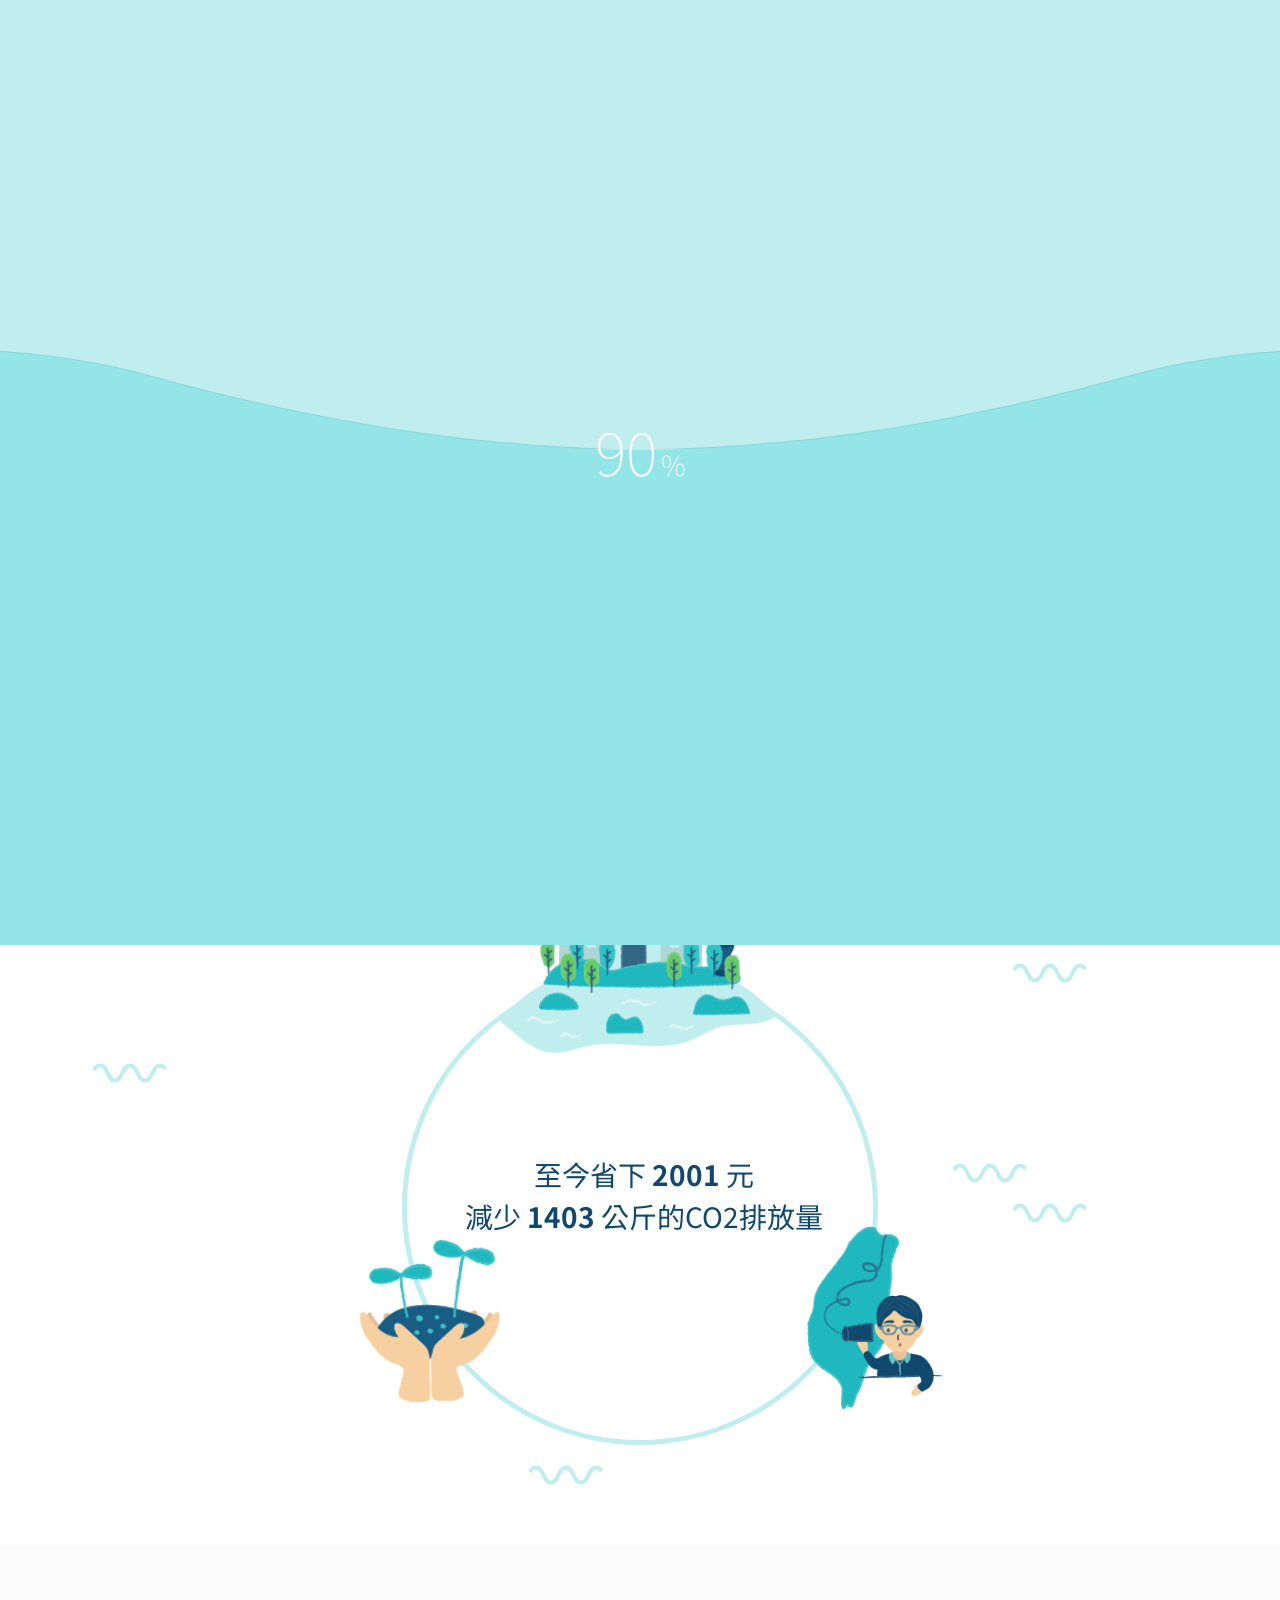
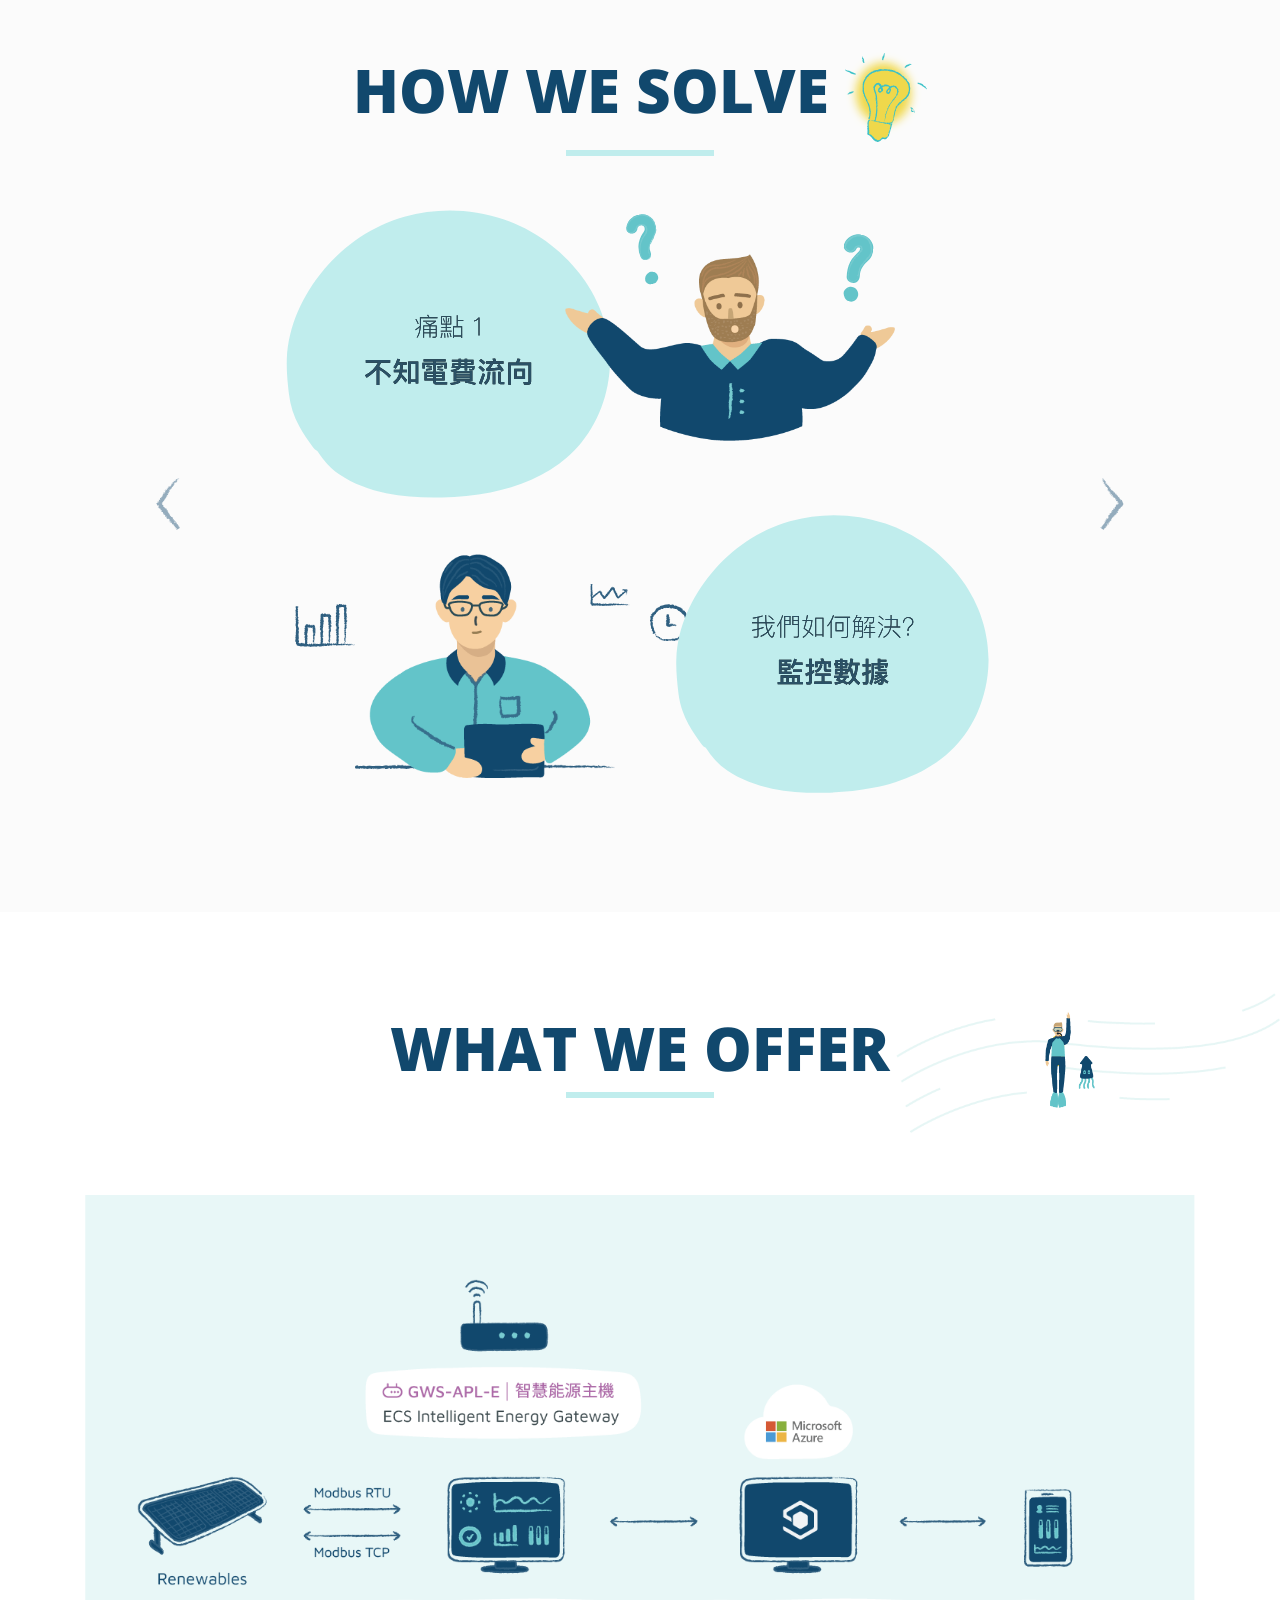
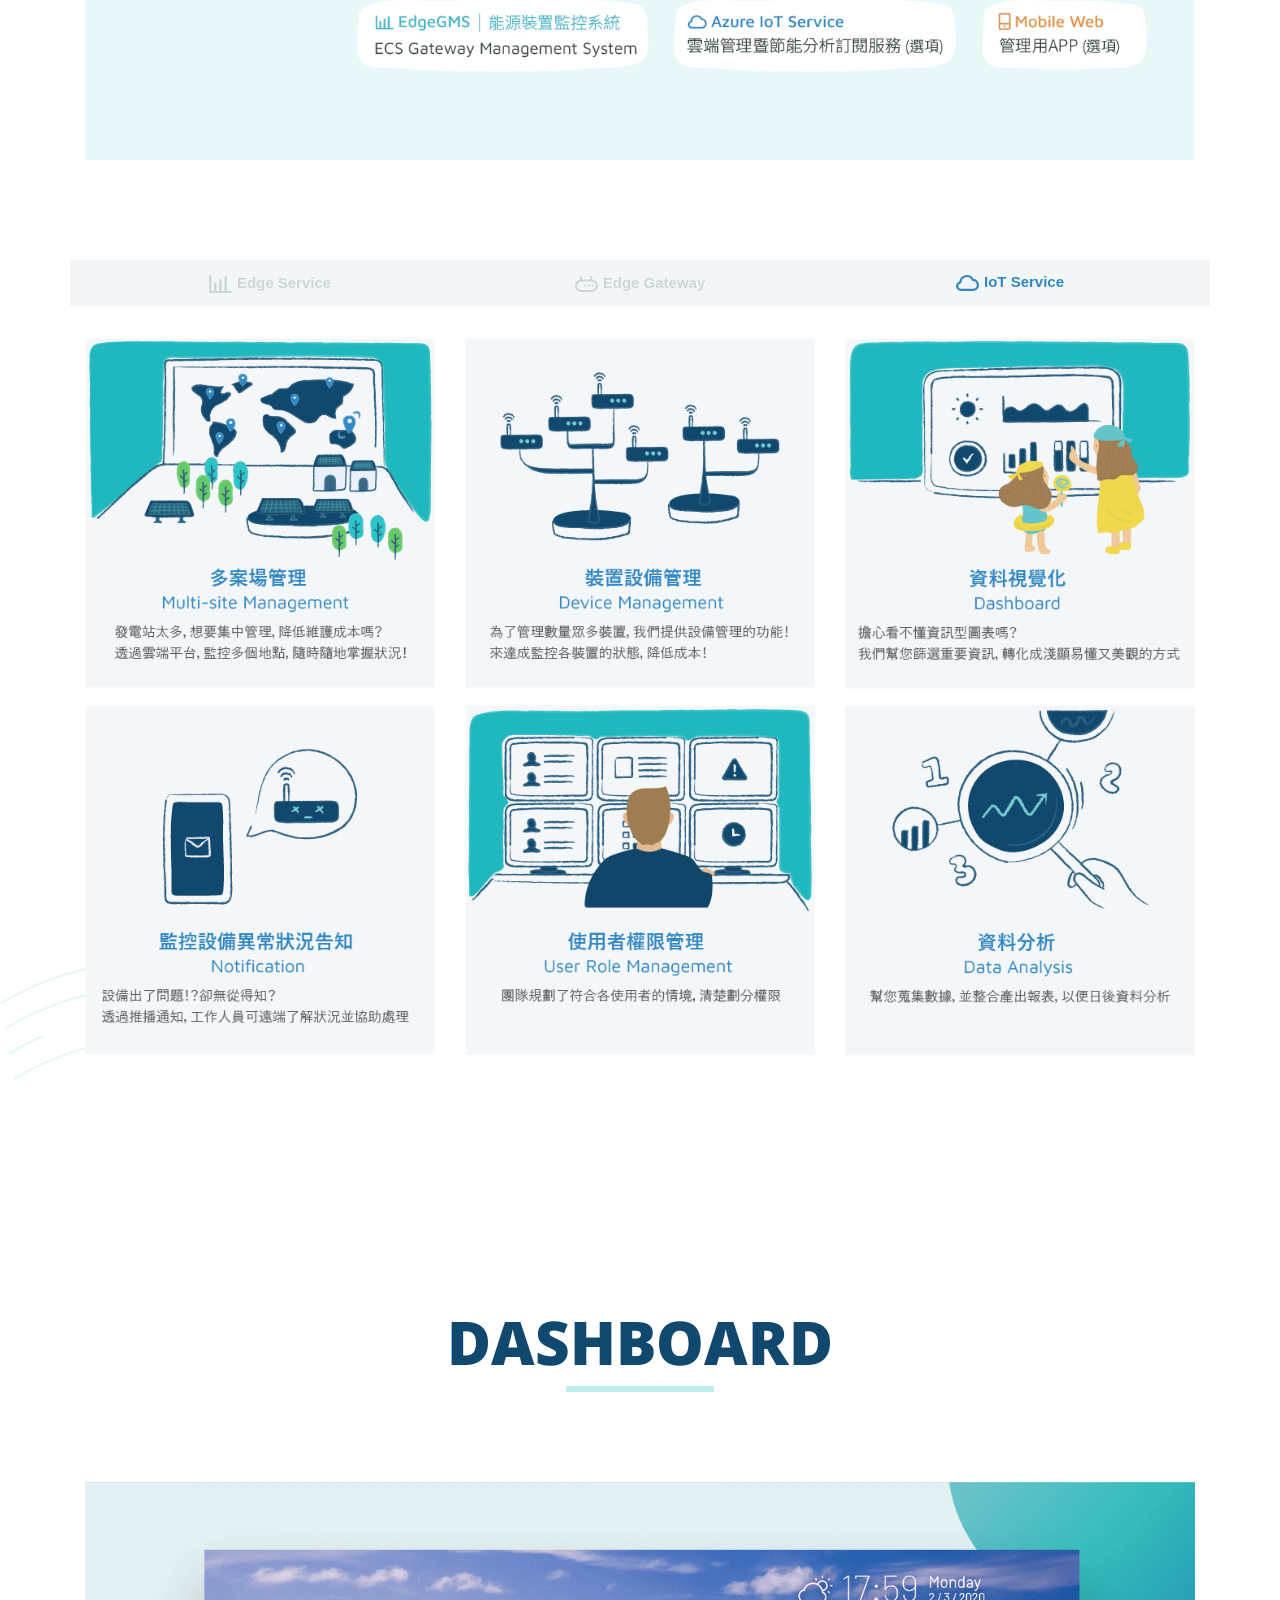
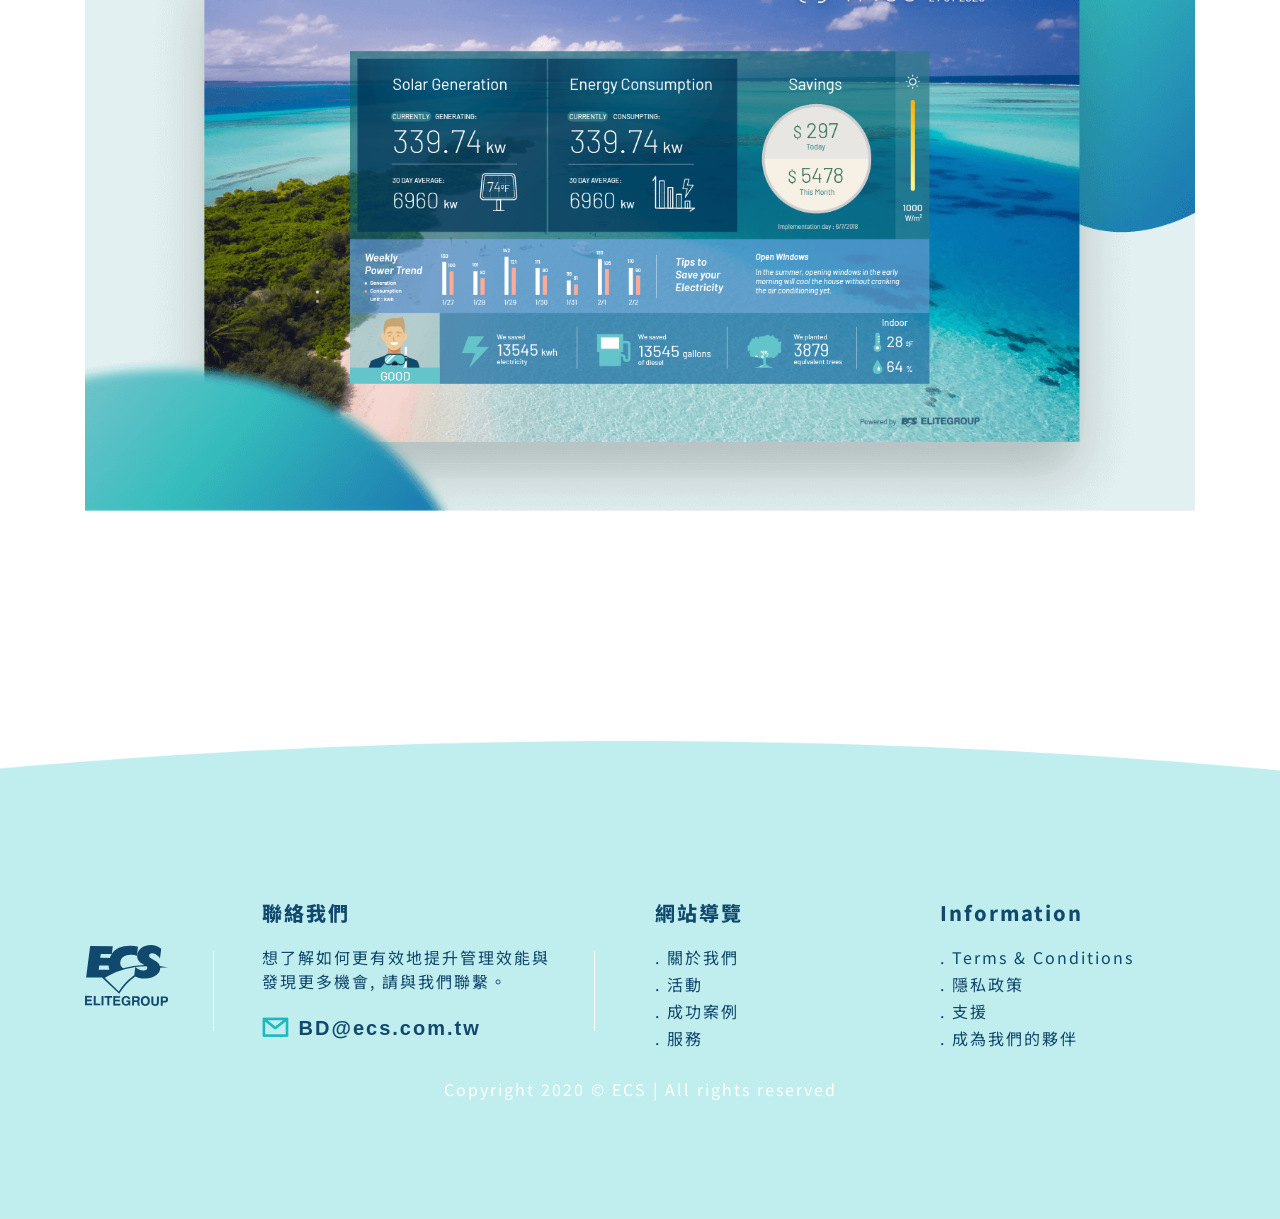
<file: cases/case01/index.html>
<!DOCTYPE html>
<html lang="en">
  <head>
	<meta charset="utf-8">
	<meta name="viewport" content="width=device-width, initial-scale=1, shrink-to-fit=no">

    <link
      rel="stylesheet"
      href="https://maxcdn.bootstrapcdn.com/bootstrap/4.0.0-beta.2/css/bootstrap.min.css"
    />
    <link
      rel="stylesheet"
      href="https://cdnjs.cloudflare.com/ajax/libs/font-awesome/5.9.0/css/all.min.css"
    />
    <link
      href="https://fonts.googleapis.com/css?family=Noto+Sans+TC&display=swap"
      rel="stylesheet"
    />
    <link href="https://fonts.googleapis.com/css?family=Open+Sans:700&display=swap" rel="stylesheet">
	<link href="https://unpkg.com/aos@2.3.1/dist/aos.css" rel="stylesheet">
	<link rel="Shortcut Icon" type="image/x-icon" href="img/title_icon.ico" />


	<link rel="stylesheet" href="css/_variable.css" />
	<link rel="stylesheet" href="css/load.css" />
	<link rel="stylesheet" href="css/fish_fin.css" />
	<link rel="stylesheet" href="css/nav_footer.css" />
	
	<title>Integration Case01</title>
  </head>
  <body>
	<!-- loading -->
	<div class="pageload">
		<svg version="1.1" xmlns="http://www.w3.org/2000/svg" xmlns:xlink="http://www.w3.org/1999/xlink" x="0px" y="0px"
			style="display: none;">
			<symbol id="wave">
				<path
					d="M420,20c21.5-0.4,38.8-2.5,51.1-4.5c13.4-2.2,26.5-5.2,27.3-5.4C514,6.5,518,4.7,528.5,2.7c7.1-1.3,17.9-2.8,31.5-2.7c0,0,0,0,0,0v20H420z">
				</path>
				<path
					d="M420,20c-21.5-0.4-38.8-2.5-51.1-4.5c-13.4-2.2-26.5-5.2-27.3-5.4C326,6.5,322,4.7,311.5,2.7C304.3,1.4,293.6-0.1,280,0c0,0,0,0,0,0v20H420z">
				</path>
				<path
					d="M140,20c21.5-0.4,38.8-2.5,51.1-4.5c13.4-2.2,26.5-5.2,27.3-5.4C234,6.5,238,4.7,248.5,2.7c7.1-1.3,17.9-2.8,31.5-2.7c0,0,0,0,0,0v20H140z">
				</path>
				<path
					d="M140,20c-21.5-0.4-38.8-2.5-51.1-4.5c-13.4-2.2-26.5-5.2-27.3-5.4C46,6.5,42,4.7,31.5,2.7C24.3,1.4,13.6-0.1,0,0c0,0,0,0,0,0l0,20H140z">
				</path>
			</symbol>
		</svg>
		<div class="page" id="page">
			<div class="percent">
				<div class="percent__inner">
					<div class="percent__num" id="count">50</div>
					<div class="percent__sign">%</div>
				</div>
			</div>
			<div class="water" id="water_">
				<svg class="water__wave water__wave_back" viewBox="0 0 560 20">
					<use xlink:href="#wave"></use>
				</svg>
				<svg class="water__wave water__wave_front" viewBox="0 0 560 20">
					<use xlink:href="#wave"></use>
				</svg>
				<div class="water__inner">
					<div class="bubble bubble_1"></div>
					<div class="bubble bubble_2"></div>
					<div class="bubble bubble_3"></div>
				</div>
			</div>
		</div>
	</div>

	<!-- 導覽列 -->
	<nav class="navbar navbar-expand-lg navbar-light bg-transparent">
		<div class="container">
			<a class="navbar-brand" href="../../index.html"><img src="img/nav_footer/ECS_logo.svg"
					style="width: 190px;" /></a>
			<button class="navbar-toggler" type="button" data-toggle="collapse" data-target="#navbarNavAltMarkup"
				aria-controls="navbarNavAltMarkup" aria-expanded="false" aria-label="Toggle navigation">
				<span class="navbar-toggler-icon"></span>
			</button>
			<div class="collapse navbar-collapse d-lg-flex justify-content-lg-end" id="navbarNavAltMarkup">
				<div class="navbar-nav">
					<li class="nav-item dropdown active ml-lg-4 ml-0">
						<a class="nav-link dropdown-toggle" href="#" id="navbarDropdown" role="button"
							data-toggle="dropdown" aria-haspopup="true" aria-expanded="false">
							解決方案
						</a>
						<div class="dropdown-menu" aria-labelledby="navbarDropdown">
							<a class="dropdown-item" href="/main_page_Energy/index.html">能源管理</a>
							<!-- <div class="dropdown-divider"></div> -->
							<!-- <a class="dropdown-item" href="/main_page_ETEFA/index.html">車隊管理</a> -->
						</div>
					</li>
					<!-- <li class="nav-item dropdown">
						<a class="nav-link dropdown-toggle" href="#" id="navbarDropdown" role="button"
							data-toggle="dropdown" aria-haspopup="true" aria-expanded="false">
							導入實例
						</a>
						<div class="dropdown-menu" aria-labelledby="navbarDropdown">
							<a class="dropdown-item" href="/cases/case01/index.html">Fish &amp; Fin</a>
							
						</div>
					</li> -->
	
	
	
					<div class="dropdown mr-3 ">
						<a class="btn lan_change dropdown-toggle" href="#" role="button" id="dropdownMenuLink"
							data-toggle="dropdown" aria-haspopup="true" aria-expanded="false">
							中文
						</a>
	
						<div class="dropdown-menu" aria-labelledby="dropdownMenuLink">
							<a class="dropdown-item" href="/cases/case01/index.html">中文</a>
							<a class="dropdown-item" href="/cases/case01/index_EN.html">EN</a>
						</div>
					</div>
					<a class="consult nav-item nav-link" href="mailto:BD@ecs.com.tw">立即諮詢</a>
				</div>
			</div>
	
	
		</div>
	</nav>

	<!-- banner輪播 -->
	<div id="carouselExampleIndicators" class="carousel slide" data-ride="carousel">
		<ol class="carousel-indicators"  >
		<li data-target="#carouselExampleIndicators" data-slide-to="0" class="active"></li>
		<li data-target="#carouselExampleIndicators" data-slide-to="1" ></li>
		<li data-target="#carouselExampleIndicators" data-slide-to="2"></li>
		</ol>
		
		<div class="carousel-inner">
		<div class="container d-inline-flex justify-content-center">
				<a href="mailto:BD@ecs.com.tw">
					<div class="btn_download">Request a Demo</div>
				</a>
		</div>
		
		<div class="carousel-item active" data-interval="3000"> 
			<img src="img/fish&fins/CH_Banner/web_banner_1.png" class=" w-100 pc-01" />
			<img src="img/fish&fins/CH_Banner/ipad_banner_1.png" class="w-100 tb-01" />
			<img src="img/fish&fins/CH_Banner/mobile_banner_1.png" class="w-100 mb-01" />
		</div>
		
		<div class="carousel-item" data-interval="3000">
			<img src="img/fish&fins/CH_Banner/web_banner_2.png" class=" w-100 pc-02" />
			<img src="img/fish&fins/CH_Banner/ipad_banner_2.png" class="w-100 tb-02" />
			<img src="img/fish&fins/CH_Banner/mobile_banner_2.png" class="w-100 mb-02" />
		</div>
		<div class="carousel-item" data-interval="3000">
			<img src="img/fish&fins/CH_Banner/web_banner_3.png" class=" w-100 pc-02" />
			<img src="img/fish&fins/CH_Banner/ipad_banner_3.png" class="w-100 tb-02" />
			<img src="img/fish&fins/CH_Banner/mobile_banner_3.png" class="w-100 mb-02" />
		</div>
		</div>
	</div>
	<!-- Back To Top -->
	<div class="backtop">
		<div class="top"></div>
	</div>
      <!-- Graphic -->
      <section id="fish_graphic" >
        <img src="img/fish&fins/bg_sea.svg" class="bg_sea" />
        <img src="img/fish&fins/fish.svg" class="bg_fish01" />
        <img src="img/fish&fins/fish-2.svg" class="bg_fish02" />

        <div class="container" data-aos="zoom-in" data-aos-duration="1000">
          <h2 class="text-center ani">GET STARTED
			  <img src="img/fish&fins/LET'S.png" alt="" class="img-fluid let">
		  </h2>
          <div class="title_decor"></div>

          <div class="graphic"  >
            <div class="circle">
              <img src="img/fish&fins/warning.svg" class="warn" />
              <span class="text">
                <div class="text01">
                  夏日高漲的電費 <br />
				讓John很煩惱
                </div>
                <div class="text02">
				  他發出求救訊號 <br />
                  我們決定挺身而出
                </div>
                <div class="text03">
                  帶上希望種子 <br />
                  飛了<b>2321</b>公里
                </div>
                <div class="text04">
                  至今省下 <b class="dollar">2587</b> 元 <br />
                  減少 <b class="co2">1541</b> 公斤的CO2排放量
                </div>
              </span>
              <span class="circle_ball"></span>
              <img src="img/fish&fins/fishnfin.png" class="graphic_pic01" />
              <!-- bar -->
              <div class="bar">
                <svg style="opacity:0.44" height="80" width="96" class="bar_inner">
                  <g class="bar_graphic01" fill="#1fb8bf" stroke="#1fb8bf" stroke-width="8">
                    <path stroke-dasharray="0,0" d="M5 20 l215 0" class="path" />
                  </g>
                </svg>
              </div>

              <img src="img/fish&fins/HELP.png" class="graphic_pic01_help" />
              <img src="img/fish&fins/taiwan.png" class="graphic_pic02" />
              <img src="img/fish&fins/HANDS.png" class="graphic_pic03" />
              <!-- circle_finish_see -->
              <img src="img/fish&fins/grid.png" class="grid" />
              <img src="img/fish&fins/trees.png" class="tree" />
              <img src="img/fish&fins/THANKS.png" class="thanks" />
            </div>
            <!-- wave01 -->
            <svg class="wave01" width="80" height="60" viewBox="5 0 80 60">
              <path
                class="wave"
                fill="none"
                stroke="#c0eded"
                stroke-width="4"
                stroke-linecap="round"
                d="M 0 37.5 c 7.684299348848887 0 7.172012725592294 -15 15 -15 s 7.172012725592294 15 15 15 s 7.172012725592294 -15 15 -15 s 7.172012725592294 15 15 15 s 7.172012725592294 -15 15 -15 s 7.172012725592294 15 15 15 s 7.172012725592294 -15 15 -15 s 7.172012725592294 15 15 15 s 7.172012725592294 -15 15 -15 s 7.172012725592294 15 15 15 s 7.172012725592294 -15 15 -15 s 7.172012725592294 15 15 15 s 7.172012725592294 -15 15 -15 s 7.172012725592294 15 15 15 s 7.172012725592294 -15 15 -15"
              />
            </svg>
            <!-- wave02-->
            <svg class="wave02" width="80" height="60" viewBox="5 0 80 60">
              <path
                class="wave"
                fill="none"
                stroke="#c0eded"
                stroke-width="4"
                stroke-linecap="round"
                d="M 0 37.5 c 7.684299348848887 0 7.172012725592294 -15 15 -15 s 7.172012725592294 15 15 15 s 7.172012725592294 -15 15 -15 s 7.172012725592294 15 15 15 s 7.172012725592294 -15 15 -15 s 7.172012725592294 15 15 15 s 7.172012725592294 -15 15 -15 s 7.172012725592294 15 15 15 s 7.172012725592294 -15 15 -15 s 7.172012725592294 15 15 15 s 7.172012725592294 -15 15 -15 s 7.172012725592294 15 15 15 s 7.172012725592294 -15 15 -15 s 7.172012725592294 15 15 15 s 7.172012725592294 -15 15 -15"
              />
            </svg>
            <!-- wave03-->
            <svg class="wave03" width="80" height="60" viewBox="5 0 80 60">
              <path
                class="wave"
                fill="none"
                stroke="#c0eded"
                stroke-width="4"
                stroke-linecap="round"
                d="M 0 37.5 c 7.684299348848887 0 7.172012725592294 -15 15 -15 s 7.172012725592294 15 15 15 s 7.172012725592294 -15 15 -15 s 7.172012725592294 15 15 15 s 7.172012725592294 -15 15 -15 s 7.172012725592294 15 15 15 s 7.172012725592294 -15 15 -15 s 7.172012725592294 15 15 15 s 7.172012725592294 -15 15 -15 s 7.172012725592294 15 15 15 s 7.172012725592294 -15 15 -15 s 7.172012725592294 15 15 15 s 7.172012725592294 -15 15 -15 s 7.172012725592294 15 15 15 s 7.172012725592294 -15 15 -15"
              />
            </svg>
            <!-- wave04-->
            <svg class="wave04" width="80" height="60" viewBox="5 0 80 60">
              <path
                class="wave"
                fill="none"
                stroke="#c0eded"
                stroke-width="4"
                stroke-linecap="round"
                d="M 0 37.5 c 7.684299348848887 0 7.172012725592294 -15 15 -15 s 7.172012725592294 15 15 15 s 7.172012725592294 -15 15 -15 s 7.172012725592294 15 15 15 s 7.172012725592294 -15 15 -15 s 7.172012725592294 15 15 15 s 7.172012725592294 -15 15 -15 s 7.172012725592294 15 15 15 s 7.172012725592294 -15 15 -15 s 7.172012725592294 15 15 15 s 7.172012725592294 -15 15 -15 s 7.172012725592294 15 15 15 s 7.172012725592294 -15 15 -15 s 7.172012725592294 15 15 15 s 7.172012725592294 -15 15 -15"
              />
            </svg>
            <!-- wave04-->
            <svg class="wave05" width="80" height="60" viewBox="5 0 80 60">
              <path
                class="wave"
                fill="none"
                stroke="#c0eded"
                stroke-width="4"
                stroke-linecap="round"
                d="M 0 37.5 c 7.684299348848887 0 7.172012725592294 -15 15 -15 s 7.172012725592294 15 15 15 s 7.172012725592294 -15 15 -15 s 7.172012725592294 15 15 15 s 7.172012725592294 -15 15 -15 s 7.172012725592294 15 15 15 s 7.172012725592294 -15 15 -15 s 7.172012725592294 15 15 15 s 7.172012725592294 -15 15 -15 s 7.172012725592294 15 15 15 s 7.172012725592294 -15 15 -15 s 7.172012725592294 15 15 15 s 7.172012725592294 -15 15 -15 s 7.172012725592294 15 15 15 s 7.172012725592294 -15 15 -15"
              />
            </svg>
          </div>
        </div>
      </section>

      <!-- slide -->
      <section id="slove">
        <div class="container" data-aos="zoom-in" data-aos-duration="1000">
          <h2 class="text-center">
            HOW WE SOLVE
            <div class="light">
              
              <img src="img/fish&fins/how_we_solve/light-bulb.svg" class="light_bulb">
              <div class="light_shadow"></div>

            </div> 
            </span>
          </h2>
          <div class="title_decor"></div>
          <div id="carouselExampleFade" class="carousel slide carousel-fade  mt-5" data-ride="carousel">
            <div class="carousel-inner">
              <div class="carousel-item active">
                <div class="slove-01">
                  <div class="row">

                    <div class="col-md-6 d-flex ">
                      <div class="dialog01">

                      </div>
                    </div>
                    <div class="col-md-6">
                      <img src="img/fish&fins/how_we_solve/QM1.svg" class="question01 d-block">
                      <img src="img/fish&fins/how_we_solve/QM2.svg" class="question02 d-block">
                      <img src="img/fish&fins/how_we_solve/pain-point1.png" class="person01 img-fluid d-block">
                    </div>
                  </div>

                  
                  <div class="row">
                    <div class="col-md-6 order-md-2">
                      <div class="dialog02">

                      </div>
                    </div>
                    <div class="col-md-6 order-md-1">
                      <img src="img/fish&fins/how_we_solve/chart2.svg" class="icon chart01 img-fluid d-block">
                      <img src="img/fish&fins/how_we_solve/clock.svg" class="icon clock img-fluid d-block">
                      <img src="img/fish&fins/how_we_solve/how-we-solve-1.png" class="person02 img-fluid d-block">
                      <img src="img/fish&fins/how_we_solve/chart.svg" class="icon chart02 img-fluid d-block">

                    </div>
                  </div>


                </div>
              </div>


              <div class="carousel-item" >
                <div class="slove-02">
                  <div class="row">
                
                    <div class="col-md-6 d-flex ">
                      <div class="dialog01">
                
                      </div>
                    </div>
                    <div class="col-md-6">
                        <div class="birdposition">
                          <div class="bird">
                            <div class="wing -left"></div>
                            <div class="wing -right"></div>
                          </div>
                          <div class="bird bird02">
                            <div class="wing -left"></div>
                            <div class="wing -right"></div>
                          </div>
                        </div>
                      <img src="img/fish&fins/how_we_solve/pain-point2.png" class="person01 img-fluid d-block">
                      <img src="img/fish&fins/how_we_solve/sun.svg" class="sun img-fluid d-block">
                    </div>
                  </div>
                
                
                  <div class="row">
                    <div class="col-md-6 order-md-2">
                      <div class="dialog02">

                
                      </div>
                    </div>
                    <div class="col-md-6 order-md-1">
                      <img src="img/fish&fins/how_we_solve/how-we-solve-2.png" class="person02 img-flui d-blockd">
						<svg version="1.1" id="PVALl" y="0px" viewBox="0 0 725 785" style="enable-background:new 0 0 725 785;"
							xml:space="preserve">
							<style type="text/css">
								.st0 {
									fill: #0FC5CE;
								}

								.st1 {
									fill: #77CBD0;
								}

								.st2 {
									fill: #63C4C9;
								}

								.st3 {
									fill: #11486D;
								}

								.st4 {
									fill: #C0EDED;
								}

								.st5 {
									fill: #2F5F80;
								}
							</style>
							<g id="PV">

								<path id="Path02" class="st0" d="M616,617.5h-69.3c-1.9,0-3.5-1.6-3.5-3.5s1.6-3.5,3.5-3.5h65.8V391.4H345c-1.9,0-3.5-1.6-3.5-3.5V248.6h-48.7
								c-1.9,0-3.5-1.6-3.5-3.5s1.6-3.5,3.5-3.5H345c1.9,0,3.5,1.6,3.5,3.5v139.2H616c1.9,0,3.5,1.6,3.5,3.5V614
								C619.5,615.9,617.9,617.5,616,617.5z" />
								<g id="light">
									<defs>
										<filter id="blur" filterUnits="userSpaceOnUse">
											<feGaussianBlur stdDeviation="5" />
										</filter>
									</defs>
									<circle cx="0" cy="0" r="20" stroke="green" stroke-width="0" fill="#f0d84b" filter=url("#blur")>
										<animateMotion dur="5s" path="M616,617.5h-69.3c-1.9,0-3.5-1.6-3.5-3.5s1.6-3.5,3.5-3.5h65.8V391.4H345c-1.9,0-3.5-1.6-3.5-3.5V248.6h-48.7
								c-1.9,0-3.5-1.6-3.5-3.5s1.6-3.5,3.5-3.5H345c1.9,0,3.5,1.6,3.5,3.5v139.2H616c1.9,0,3.5,1.6,3.5,3.5V614
								C619.5,615.9,617.9,617.5,616,617.5z" repeatCount="indefinite" rotate="auto" />

									</circle>
								</g>

								<path id="Path_72_" class="st2" d="M84,51.5c64.8-3.3,118.9-5.3,186.4-1.1c4.1,0.2,10.1,1.2,13.5,3.5c4.3,3,5.2,8.7,5.7,13.9
								c8.1,80.6,9.6,161.8,4.5,242.7c-0.4,6.9-1,14.1-5.1,19.7c-6.8,9.4-20.3,10.9-32.1,11.6c-53.2,2.4-106.5,3-159.8,1.5
								c-11.6-0.3-24.4-1.3-32.1-9.6c-6.5-6.9-7.5-17.1-8-26.5c-4.1-70.8-1-147.3,2.9-212.2c1-17,1.6-32.8,17-41.1
								C79.1,52.6,81.5,51.8,84,51.5L84,51.5z" />



								<path id="Path_101_" class="st3" d="M418.8,298.1c-1.9,0.3-3.3,1.8-3.5,3.7c-3.8,28.6-1.9,68.7-1,105.5c0,2.7-0.3,5.6,1.2,7.8
								c1.9,2.7,5.5,3.3,8.7,3.6c30.7,3.4,61.6,4.2,92.4,2.3c3.1-0.2,6.6-0.5,8.8-2.8c1.6-2.1,2.6-4.7,2.6-7.4c4.5-35.1,4-70.7-1.6-105.7
								c-0.5-3.1-1.2-6.4-3.6-8.3c-2.1-1.3-4.6-2-7.1-1.9c-31.4-2.1-57.1-0.3-96.2,3.2L418.8,298.1z">

								</path>

								<path id="Path_102_" class="st2" d="M413.3,388.1c10.3-1.9,20.8-2.6,31.2-1.9c28.3,0.5,55.2-0.2,83.4,0.3c1.1-0.1,2.2,0.2,3,1
								c0.5,0.8,0.7,1.6,0.7,2.5c0.8,10.2,0.4,20.5-1.3,30.6c-0.1,1.4-0.6,2.6-1.5,3.7c-1,0.7-2.2,1-3.5,0.9L420,426
								c-1.5,0.2-3.1-0.2-4.3-1.2c-0.9-1.1-1.4-2.4-1.5-3.8c-1.8-9.8-1-20.6-1-30.5L413.3,388.1z" />
								<path id="Path_103_" class="st4" d="M489,400.3v6.7c-0.1,0.7,0.1,1.4,0.6,1.9c0.8,0.5,1.8,0.8,2.7,0.7c6.4,0.4,12.9,0.4,19.4,0.1
								c1.5,0,3.1-0.3,4.5-0.8c3.6-1.7,3-5.5,1.9-8.4c-10.3-0.6-18.6-0.7-28.9-0.4C489.4,400.2,489,400.2,489,400.3z" />
								<path id="Path_104_" class="st3" d="M85.4,60.1c52.3,0,102.8-3.9,155.1-2.9c13.1,0.3,24.9-0.6,33.9,9c8.1,8.5,7.4,21.3,8.1,33.1
								c4.2,66.4,4.5,132.9,0.7,199.3c-0.5,9.2-1.6,19.6-8.6,25.5c-5.2,4.4-12.5,5.2-19.2,5.8c-55,4.8-110.2,0.5-165.4,3
								c-5.6,0.3-15.6,0.3-20.2-3c-5.5-4-8-11.5-7.9-18.5c1.2-92,2.5-149,5.7-230.6c0.2-7.2,3.7-13.8,9.5-18
								C79.6,61.1,82.5,60.1,85.4,60.1L85.4,60.1z">
								</path>

								<path id="Shape_1_" class="st5"
									d="M271,215.8h0.1c-0.2-6.3-0.7-12.5-1.5-18.7c1-4.1,0-13.9,0.4-20.5c-0.1,1-0.8-0.1-0.9-1.3
								c0-1.6-0.9-4.2,0-4v0.5c0.9-1.2,0.5-4.4,0.4-6.8l-1.2-0.3c1.4-6.6-1.6-16.9-0.3-20.5c-0.4-1.6-0.5-3.5-0.9-5h0.6
								c-0.2-4.3-0.3-6.5-0.9-11.8l0.6,1.1c-0.2-3-2.3-3.6-2.5-6.4l0.9-0.9c-0.5-5.3-0.2-10.7-1.6-15.7c0.2,0,0.4,0.2,0.6,1
								c-0.2-2.5-0.4-9.6-1.6-8.6c0.8-0.2-0.5-5.4-1.3-8.2l0.7,0.4l-1.3-2.5c-0.4-0.7-0.6-1.7-1.6-3.3c-0.4-0.8,0-1,0.5,0.2
								c-0.3-0.9-0.9-1.8-1.7-2.3c-0.6-0.4-1.2-0.9-2.7-1.9c0.5,0.1,0.9,0.2,1.4,0.4c-0.7-0.6-1.6-1.1-2.6-1.3c-0.6-0.1-1.2-0.1-1.8,0
								c-1.9-0.2-3.8-0.9-5.6-1.8c-1.1,0.5-2.4,0.6-3.5,0.3c-0.2-0.3,0.4-0.3,0.7-0.3c-4.5-1-6.9,0-9.9-0.9c0-0.2-0.2-0.3-0.5-0.4
								c3.6,0.3,6.5,0.6,6.2,0.7c0-0.6-2.9-1-0.4-1.6c-3.1,0.5-6.2,0.6-9.3,0.3l-0.4-0.2h0.3c-0.6-0.1-1.2-0.1-1.8,0
								c-0.8-0.1-1.5-0.2-2.3-0.3c-0.3-0.5-3.4-0.5-4.8-0.6c0,0.6-1.8,0.4,0,1.1c-0.2,0,0.3,0,1.2,0h0.6l0,0l3.6,0.2c-1.3,0.4-2.7,0.4-4,0
								c-0.5,0.3-1.1,0.5-1.5,0.7c-0.3-0.3-0.5-0.4-0.6-0.3c0,0.2-0.1,0.3-0.2,0.4l-0.6-0.2l0,0h-0.3c-1.8-0.4-3.5-1-5.1-1.7
								c-4.5,0.2-10.5,0-13.3,1.2c-1.2,0.2-1.5-0.3-1.9-0.5c0.7,0,1.3-0.1,2-0.3c-2.5,0.3-7.5,0.2-8.1,1c-3.2-0.4,1.8-0.8-2.6-0.6l0.6-0.3
								c-8.7-1.2-13.9,2.5-23.5,1.1c0.6,0,1,0.1,1.1,0.3c-10.9-0.3-22.4,1.7-33.2,1c-1.8-0.1-3.6,0.2-5.2,1l-0.7-0.7l-3.1,1
								c-4.5,0.8-7.9-1.3-13.5,0l0.8,0.4c-2.1,0-6.5,0.6-6.2,0c-0.4,0.3-1,0.4-1.5,0.3v-0.4l-5,0.8c-3.9-0.2,0.6-1.5-5.1-1.4
								c-2.1,0.2-6,1.2-5.2,1.4c0.8,0.2,2.2,0.2,2.3,0.5l-1.9,0.2c-0.2,0.4-0.3,0.9-0.5,1.3c-0.2-0.1-0.4-0.1-0.6,0
								c-0.1,0.3-0.1,0.6-0.1,0.9c0,0,0.2-0.2,0.4-0.3c0.2,0,0.3-0.1,0.5-0.2l0,0c0.3,0.4,1.2,0.8,3.3,1.1l2.9-0.9l1.1,0.5h-2.8
								c1.2,0.3,2.5,0.2,3.7-0.3c0.4,0.3,0.9,0.5,1.4,0.6l3.2-1.2c0.4,0.4-1.4,0.9,0.8,1.1c1.5-0.5-1.5-0.9,1-1.3c0.4,0.1,0.9,0.3,1.3,0.5
								c-0.1,0.1-0.2,0.2-0.3,0.3l0.6,1l-0.5,0.2V83c-0.5,0.4-0.1,0.7,0.1,1.1c-0.2,0-0.5,0.1-0.6,0.3l0.9,1c-0.4,0-0.8-0.5-1.1,0
								c0.4,0.5,1-0.3,1.2,0.4c-0.5,0.4-0.9,0.2-0.5,0.8c-0.2,0.1-0.5-0.1-0.6-0.3c0.3,0.5,0,1.3,0.6,1.6c-0.6,0.4,0,1.6-1,1.5
								c0.4,0.4,0.6,0.8,0.7,1.3c-1.1-0.9-0.2,1.6-1.5,1.3c1,0.7,0.3,2.2,0.8,3.2c0,0-0.2-0.2-0.2-0.3c-0.2,0.6-0.5,0.7-0.7,1.1
								c0.9,0.1,1,1.1,1.6,1.6c-0.9,0.6-1-0.5-1.9-0.3c0.7,0,0.6,1.3,1.3,1.1c-0.6,0.5-0.3,0.5-1.1,0.7c1.1,0.2,0.2,0.5,0.8,1
								c-0.6,0.8-1.1,0.1-0.8,1c-0.4,0.4-0.7-0.4-0.7-0.4c0,0.9,0.8,0.5,1.3,0.7c0.2,1.1-0.6,0.4-1.1,0.8c0.2,0.7,0.9,1.3,0.9,1.7
								c-0.1,0-0.2,0.1-0.4,0c0.6,0.7,0,1.9,0.6,2.8l-0.4,0.2c-0.2-0.2-0.3-0.4-0.3,0.2c-0.7,0.4-1.5,0.2-2-0.3c0.1,0,0.2,0.2,0.2,0.3
								c-2.3-0.8-4.9,0.6-7.2-0.6c-0.7-0.3-0.8,0.3-1.2,0.7l-0.1-0.7l-0.7,0.8c-1,0.6-1.7-1.8-2.9-0.7l0.2,0.5c-0.4,0-1.4,0.2-1.3-0.3
								c0,0-0.2,0.5-0.3,0.2v-0.4l-1.1,0.6c-0.9-0.3,0.2-1.5-1.1-1.6c-0.5,0.1-1.3,1-1.2,1.3c0.3,0.1,0.5,0.3,0.5,0.6l-0.4,0.2
								c0,1-0.3,2,0.4,2.8c0,0.2,0,0.4,0,0.6c0-0.1,0-0.3,0-0.4l0,0L87,110l0.2,0.5h-0.6c0.3,0.5,0.6,0,0.8-0.2c0,0.2,0.1,0.4,0.3,0.6
								l0.7-1c0,0.4-0.3,0.8,0.1,1.1c0.3-0.5-0.3-0.9,0.3-1.3c0.3,0.5,0.2,0.9,0.6,0.5c0.1,0.2,0,0.4-0.2,0.6c0.4-0.3,1,0,1.2-0.7
								c0.3,0.6,1.2-0.1,1.2,0.9c0-0.2,0.6-0.8,1-0.8c-0.6,1.2,1.2,0,1.1,1.4c0.5-1.1,1.6-0.4,2.4-1c0,0-0.1,0.3-0.2,0.2
								c0.4,0,0.6,0.4,0.9,0.6c0-0.9,0.8-1.1,1.2-1.6c0.5,0.9-0.3,1-0.2,1.9c0-0.7,1-0.7,0.8-1.3c0.4,0.6,0.3,0.3,0.6,1
								c0-1.1,0.4-0.2,0.7-0.9c0.6,0.6,0.1,1.1,0.8,0.7c0.3,0.3-0.3,0.7-0.3,0.7c0.7,0,0.3-0.8,0.5-1.3c0.8-0.2,0.4,0.6,0.6,1.1
								c0.5-0.2,0.9-1,1.3-1c0,0.2,0,0.2,0,0.4c0.3-0.3,0.7-0.3,1.2-0.3l0,0c0.4,0.3,0.6,0,1,0.2v0.1c0.6,1.7-2,1.3-1,2.6
								c0.5,0.4,1.5,0.5,0.9,1.5l-0.9-0.4c0,1.2,1.2,0.8,0.6,2c-0.3-0.2-0.3-1-0.4-0.8c-0.7,0.8,0.5,0.6,0.5,1.3l-0.8,0.1
								c0,1.3,0.6,2.8,0.7,4.2c-0.2,0-0.5-0.3-0.7,0c0.2,1.9-0.1,3.8-0.7,5.7l0.7,0.7c0,0.2-0.3,0.3-0.4,0.1c-0.3,0.7,0.4,0,0.7,0.4
								c0,0.2-0.1,0.3-0.2,0.4c-0.1,0.1-0.3,0-0.4-0.1c0.8,1.4,0.9,3.1,0.5,4.6l-0.2-0.3c-0.3,1,1.4,1.1,0.7,2.1l-0.1-0.2
								c-0.3,2.2,0.3,4.6-0.7,6.2c0.5,0.2,0.3,0.8,0.3,1.4c-0.6,0.4-1.5,0.3-2-0.3c0.1,0.1,0.2,0.2,0.2,0.3c-2.3-0.7-4.8,0.8-7.1-0.4
								c-0.7-0.2-0.7,0.3-1.1,0.7l-0.2-0.7l-0.7,0.8c-0.9,0.6-1.7-1.7-2.9-0.6l0.2,0.5c-0.4,0-1.4,0.3-1.3-0.2c0,0-0.1,0.5-0.3,0.2v-0.2
								l-1.1,0.6c-0.8-0.3,0-1.5-1.1-1.5c-0.4,0.2-1.3,1.1-1.1,1.3c0.3,0.1,0.5,0.3,0.5,0.6l-0.4,0.2c0,1.1-0.3,2.2,0.7,2.9l0.7-0.7
								l0.3,0.5h-0.6c0.3,0.5,0.6,0,0.8-0.3c0,0.2,0.1,0.4,0.3,0.6l0.7-1c0,0.4-0.3,0.8,0.2,1.1c0.3-0.5-0.3-0.9,0.2-1.3
								c0.3,0.5,0.3,0.9,0.6,0.5c0.1,0.2,0,0.4-0.2,0.6c0.3-0.3,0.9-0.1,1.1-0.7c0.4,0.6,1.2-0.2,1.2,0.8c0-0.2,0.6-0.8,0.9-0.9
								c-0.6,1.2,1.2,0,1.1,1.4c0.4-1.1,1.6-0.5,2.3-1.1c0,0,0,0.3-0.2,0.2c0.4,0,0.6,0.4,0.9,0.6c0-0.9,0.7-1.1,1.1-1.7
								c0.6,0.9-0.3,1.1-0.1,1.9c0-0.7,0.9-0.7,0.7-1.4c0.4,0.5,0.3,0.3,0.6,1c0-1.1,0.4-0.2,0.7-0.9c0.6,0.6,0.2,1.1,0.8,0.7
								c0.3,0.3-0.3,0.7-0.3,0.7c0.6,0,0.3-0.8,0.4-1.3c0.8-0.2,0.4,0.6,0.6,1.1c0.5-0.2,0.9-1,1.2-1c0,0.1,0,0.2,0,0.4
								c0.2-0.3,0.6-0.4,0.9-0.4c0.2,0.3,0.8,0.6,0.9,1.1h-0.7l0.8,0.8l-0.9,0.4l0.2,0.5c0.1-0.2,0.3-0.4,0.5-0.4c0.2,0.8-0.2,1.6-0.9,2.1
								l0.6,2c-0.3,0-0.4-0.4-0.6-0.6c0.7,1-0.7,0.2,0,1.2c0.2-0.1,0.4,0,0.6,0c-0.4,0.7-0.4,1.5-0.2,2.3l-0.5-0.1c0,1.5,0.3,3.1,0.3,4.7
								c0.1-0.2,0.3-0.4,0.6-0.4c0.3,0,0.5,0.2,0.6,0.4l-0.7,0.2c0.5,0.3,0.3-0.5,0.9,0.1c0,0.6-0.9,0.4-1.1,0l0.3,0.7
								c-0.2,0-0.3-0.1-0.6-0.2c0.5,0.3-0.7,1.3,0,1.7h-0.2c0,1.6,0.3,2.3,0.4,3.7c0.6,0,0.5,0.5,1,0.9c0,0.3-0.1,0.6-0.2,0.9
								c-0.6,0-1.2,0.1-1.4,0.8c-0.7-0.4,0.4-0.8-0.6-0.7l0.1-0.3c-1.9-1.4-3.3,2.1-5.4,0.3c0.1,0.1,0.2,0.2,0.2,0.3
								c-2.5-0.9-5.2,0.6-7.6-0.7c-0.7-0.3-0.8,0.3-1.2,0.7l-0.1-0.7l-0.8,0.8c-1,0.6-1.7-1.8-3.1-0.7l0.2,0.5h-0.3l0,0l0,0
								c-0.5,0-1.1,0.1-1.1-0.3l0,0c0-0.6,0-1.1,0-1.7c0.3,2.5,0.9,0,1.2-1.1c-0.2,0.2-0.3-0.2-0.5-0.1c1-2.9-1.1-0.5-0.3-4.5l0.3,0.2
								c-0.2-1.5-0.3-3-0.3-4.5c0.6-0.7,0.3,1.6,0.8,1.7c0-2.3-1.1-4.5-0.4-6.6c0.1,1,0,2.3,0.3,3.3c0.5-1.3,0.8-2.7,0.8-4.2v0.2l0.4-3.8
								l-0.2,1c-1.6-2.8-0.2-5.8-1.1-9.6c0.9,3.7,0.6,0.6,1.2,0.9c0.2-1,0.5-2.5,0.6-2c-0.5-1.8,0.5-3-0.3-5.6c0.2-0.1,0-1.9,0.6-1.5
								c-0.1-2.3-0.4,0.6-0.7,0.4c-0.7-3.6,1.1-8.5,0.2-13.7c-0.3-4.5-1.1-5.3-1.4-9.5c0.4-1.4,0.8,1.2,0.8,1.2c0.3-2,0.4-4.1,0.1-6.1
								c0.2,0.4,0.4,0,0.6-0.7c0-1.7-0.8-1.1-0.4-3.4c0.4,0.5,0.7,1.1,0.9,1.7c-0.2-2-0.6-4-0.7-6.1c0.4-0.6,0.6,1.3,0.8,2
								c0-2.3-0.2-4.5-0.7-6.7c-0.1,0.5-0.3,1-0.3,1.5c0-0.8,0.6-0.4,0.6,0.2c0.4,1.9-0.3,2.8-0.5,3l-0.1-1.5c-1.3,1.5,0,6,0,9l-0.9-1.3
								l0.7,3.1c-0.3,0.6-0.8,1.1-0.9-0.4c-0.5,2.2,0.3,1.9-0.3,3.8c0,0.2-0.1,0.1-0.2,0l0.2,2.1c-0.2-0.4-0.7,0.3-0.5-0.9
								c-0.6,3.8,0.6,6.1-0.2,7.5v-0.3c0.2,5.2,0.7,0.5,1.5,4.4l-1.8,2.6l0.7,0.5c0,0.5,0,1.6-0.4,1.4c0.4,2,0.3-0.3,0.7,0.8
								c-0.7,2.6,0.2,7.2-1,7.8c0.5,0.9,0.5-2.5,0.8,0.3c-1.2,0.8,0.1,3.2-0.5,5.6c-0.6-0.7-0.2-3-0.8-0.6c1,1.4-0.3,4.6-0.2,6.6
								c0.9,0,0.3,4.4,0.5,7.7c-0.3-0.2-0.6,6.3-0.9,9.4h-0.1c0.8,0.6,0.6,3.8,0.7,6.2c-0.5,0-0.7-0.5-0.9-1.8v1.8c0-0.3,0-0.6-0.7-0.6
								c-0.7,0-1.4,1-1.2,1.3c0.3,0.1,0.5,0.3,0.5,0.6l-0.5,0.2c0,1.1-0.5,2.2,0.6,3l0.8-0.6l0.2,0.5h-0.6c0.3,0.5,0.6,0,0.8-0.2
								c0.3,2.7,0.3,5.4,0,8.1c0.6,0.2,1.7-3,2,1c-0.3,0.1-0.9,0.3-1-0.8c0.1,0.6,0.1,1.3,0,1.9l-0.5-1.6c-0.3,1.7,0.4,0.9,0.4,2.3
								c-0.5,0-0.3,1-0.7,0.8c0.1-0.6,0.1-1.1,0-1.7c0,1.4-0.3,2.7-0.8,4c0.3-0.1,0.6,0,0.6,1.2c0,2.9-0.6,1-0.8,2.7
								c0.3,0.7,0,2.6,0.6,2.6c0,0.5-0.2,1-0.5,1.3c0.3,1.5,0,7.1,0.7,5.4V199v0.2c0.6,5-0.6,10.4-0.4,15.3h-0.2c0,2.9,0.1,5.8,0.5,8.7
								c0,0.9-0.5,2.1-0.7,1.7c0.3,1.8,0.3,3.7,0,5.5l0,0c-0.3-1.9-0.3,0.9-0.2-2.2c-0.4,2.2-0.4,4.5,0,6.8c-0.6-1.1-0.8,2.2-0.6,3.6
								l0.5-2c0,1.6,0,2.9,0,4.3l-0.8-0.8c-1.1,6,1.4,10.8-0.3,15.4c0.5,1.6,0.5-3.3,1-1.8c-0.3,2.2-0.8,4.4-1.3,6.5
								c-0.5,3.8,1,3.5,0.7,7.5c0.3-0.5,1-1,1.2,2c-0.2,2.8-1.2,3.4-1.4,1.6c0-0.6,0-1,0.2-0.9c0-0.9-0.2-2.1-0.5-1l0.3,0.4
								c-0.3,1.4-0.4,5.2-0.8,4.3c0.2,2.1,0.4,0.9,0.6-0.6c-0.5,3.5-0.1,5.5-0.5,9.3c0.2-0.6,0.5-1.1,0.5-0.5c-0.4,5.3,0.5,2.3,0.5,6
								c-0.5,2-1-0.8-0.7,2.9c-0.3,2.3-0.7,0.5-0.9-0.4c0.2,2.7-0.1,5.4-0.6,8.1l-0.2-1.8c0.1,0.9,0.1,1.9,0,2.8l0.6-1
								c-0.1,1-0.1,1.9-0.4,1.9c0.3,1.1,0.9-0.8,1.4,1.3c-0.4,1.4,0.3,4.4-0.2,5c-0.3-2.5-0.3-2.3-0.5-2.1c-0.3,0.3-0.4,0.5-0.6-0.8
								c0,0.6,0,1.3,0,2.3c0,0.2-0.2-0.1-0.3-0.5c0,2.6,0.6,3.3,1.2,3.8l1,1c0.7,0.8,1.5,1.5,2.3,2.1c-0.9,0,0.9,1.5,1.9,1.6
								c-1.2-0.4-1.4-0.7-1-0.8c0.7,0,1.5,0,2.2,0c3.2,0.8,3.3,0,4.8,0.1l-1.7-0.2c1.3-0.4,2.6-0.5,3.9-0.4c0.2,0.3-1.7,0.2-1,0.3
								c2.1-0.7,4.8,0.8,7.8,0.3c1.4,0.3,0,0.8,1.3,1c3.3-0.5,3.6,0.6,7.1,0.2c-1-0.6-1.2-0.4,1.3-0.9l-5.7,0.3l3.7-0.8
								c-1.7,0-3.7,0.3-4.6,0.2c1.8-0.4,1.6-0.3,0.8-0.8c2.3,0.8,4.6-0.4,7.4,0.1v1.4c4.1,0.6,7.3-0.7,12.7-0.3l-1.7-0.2
								c0.7-0.6,3.3,0,5-0.3c-0.2,0.5,0.9,0.6,1.7,0.9c0-0.3,3.9,0,4.4-0.9l2.3,0.6c2,0.1,4-0.2,5.9-0.9v0.3c0.2,0.1,0.7,0,0.6-0.3h-0.3
								c0.9-0.2,1.8-0.3,2.8-0.2c-1.2,0.5,0.6,0.8-2.1,1.2c1.4,0,2.6,0,2.7-0.2c0.8,0.3,3.8-0.6,5.1-0.2c0.7-0.4,1.5-0.7,2.3-0.6
								c0.2,0,0,0.2,0,0.2s2.3-0.3,1.1-0.8c4.3,1.4,11.9-0.2,15.6,1c3-0.2,6.7-0.3,9.4-0.4c-0.2,0.1,0,0.2-0.5,0.2
								c3.8,0.4,2.3-1.3,6.6-0.9c2.3,0.7-2.3,0.4-0.9,0.7c0.6,1.5,5.2-0.3,8.1,0.6h-0.7c2.3,0.5,5.4-0.6,9-0.5c0,0-0.2,0.1,0,0.2
								c3.5-0.8,7-1.2,10.6-1.3c-1.1,0.6-1.6,0.3-0.9,0.9c1.6,0-0.5-1,2.7-1.1c1,0.3,3.3,0.6,3.6,1.2h-2.9c1.5,0.8,3.8,0,5.3,0.1l-0.2,0.3
								c4.6,0,4.6-1,9.4-0.9l-0.5-0.3c2.6-0.9,2.3,0.5,4.8-0.1l0.8,0.9c1.7-0.2,6.1-0.9,9.3-1c-2.5,0.6-5.1,1.1-7.7,1.4
								c2.3,0.1,4.5,0,6.8-0.5c-0.8,0.2-1.5,0.2-2.3,0.1c2.7-0.8,5.5-1.1,8.4-1c-0.3,0.9,1.9,1.1,4.6,1c2.7,0,6-0.7,7.6-0.7
								c3.3-1.7,6-4.4,7.5-7.8c1.4-3.3,2.2-6.9,2.3-10.5c-1.6,2.5,0-2.1-1.4-1.8c-0.1-0.8,0-1.6,0.2-2.4v0.3v-0.4l0,0l1.1-4.9
								c0.5-1.2,0.2,1.6,0.6,1.5c0.3-3.6,0.7-1.5,1.2-3.9c-0.5,0.5-0.7-1.3-0.4-3.4l-0.8,2.9c-0.5-5.1,1.4-4.3,0.9-9.5l0.4,1.6
								c-0.2-2.6,0.4-9.7-0.6-12.3c0.2-0.4,0.6-1,0.6,0.1c0.4-6.3-0.8-14,0-18.9l0.3,0.5c-0.3-1.1-0.4-2.3-0.2-3.5c0.1,0,0.3,0.5,0.4,0
								c-0.3-1.5-0.4-3.1-0.3-4.6l0.4,1.3c0.5-6.1-0.8-9.4-1.1-14.5C270.5,223,270.8,218.1,271,215.8z M224.4,74.3L224.4,74.3
								c0.1-0.1,0.2-0.2,0.3-0.3c0.9,0,1.1,0.1,1.2,0.2L224.4,74.3z M235,78.9c-0.4,0.1,1.2,0.3,2.2,0.6l-2.9-0.2
								C234,79,234.3,78.8,235,78.9L235,78.9z M230.8,79.1L230.8,79.1h-1.3H230.8z M230.3,79.2c-0.3,0.2-1.1,0.4,0,0.7
								c2.1,0,4.2,0.2,6.4,0.4l0.2,0.2c-0.2,0.1-0.4,0.2-0.5,0.4l1.1,0.8c-0.4,0.1-0.9-0.3-1.1,0.3c0.5,0.4,0.9-0.5,1.3,0.2
								c-0.4,0.5-0.8,0.4-0.4,0.9c-0.2,0.1-0.5,0-0.6-0.2c0.4,0.4,0.3,1.2,0.8,1.4c-0.5,0.5,0.3,1.6-0.7,1.6c0.4,0.3,0.7,0.7,0.9,1.2
								c-1.3-0.7,0,1.6-1.2,1.5c1.1,0.5,0.6,2.1,1.3,3.1c0,0-0.3-0.1-0.2-0.2c0,0.6-0.3,0.8-0.5,1.2c0.9,0,1.2,0.9,1.7,1.4
								c-0.8,0.8-1.1-0.4-1.9,0c0.7,0,0.8,1.2,1.4,0.9c-0.5,0.6-0.2,0.5-0.9,0.8c1.1,0,0.2,0.5,0.9,0.9c-0.5,0.8-1,0.3-0.6,1.1
								c-0.3,0.4-0.8-0.3-0.8-0.3c0,0.9,0.8,0.3,1.4,0.5c0.3,1-0.6,0.5-1,0.9c0.3,0.6,1.1,1.1,1.1,1.6c-0.1,0-0.2,0.1-0.4,0
								c0.7,0.6,0.2,2.1,1.1,2.8l-0.2,0.1c0.4-0.1,0.8-0.2,1.1-0.2c0,0.4,0.6,0.7,0,0.9c0-0.2-0.2-0.3-0.4-0.3l0.3,0.4
								c-0.8,0.4-0.3-0.5-0.9-0.5c0.3,0.8,1,1.7,0.8,2.3c-0.8,0.2-0.4-1.4-1-0.6l0.3-1c-1.2,0.8,0-0.6-1.2,0.2c-0.1,1.3,0.5,1.4,0.3,2.6
								c0.5,0.3,0.6-0.1,1.1,0.1c0.7,1.5-1.1,1.6-1,2.3c-0.3-0.1-0.5-0.3-0.6-0.6c0,0.3,0,0.6-0.3,0.7c-0.6,0-0.2-0.6-0.6-0.8
								c-0.2,0.3-0.6,0-0.6,0.6c-0.2,0-0.2-0.3-0.3-0.5c-0.3,0.3-1.5,0-1.2,0.8l0,0l0,0c-1.1,0.7-2.3-0.4-3.3-0.2v-0.2
								c-0.6,0.3-1.4,0.1-1.9,0.6c-0.3-0.1-0.4-0.4-0.4-0.7c-0.5,0.1-0.5,0.4-1.2,0c0.5-0.4-0.2-0.4,0.5-0.3c-0.6-0.2-0.8-0.6-1.4,0
								c0.2-0.6-0.5-0.8-0.8-0.6l0.4,0.4c-0.3,0.1-0.6,0.1-0.9,0l0.2-0.8c-1.3-1-2.3,1.5-3.3,0c-0.3,0.5,0.7,0.4,0.4,1
								c-0.4-0.2-0.7-0.4-0.9-0.7c-0.1-0.5-0.5-0.9-0.9-1.3c-0.2-0.3,0.3-0.4,0.5-0.6c0.2-0.1,0,0.5,0.3,0.6c-0.3-0.7-0.2-2.2-1-2.3
								c0.4-0.9,0.8,0.5,0.6-0.7l0.3,0.2c1.3-2.5-2.3-4-0.6-6.8c0,0.2-0.1,0.3-0.3,0.3c0.7-3.2-0.8-6.5,0.3-9.6c0.2-0.9-0.3-0.9-0.8-1.5
								l0.7-0.2l-0.8-0.9c-0.6-1.3,1.6-2.3,0.5-3.9l-0.5,0.2c0-0.6-0.3-1.9,0.2-1.8c0,0-0.5-0.2-0.3-0.4h0.4l-0.3-0.6
								C223.6,79.2,226.9,79.1,230.3,79.2L230.3,79.2z M244.1,111h0.2c0,0.2,0,0.3,0,0.4C244.2,111.2,244.1,111.1,244.1,111L244.1,111z
								M246.9,174.9c0.1,0,0.3,0,0.4,0c0,0.5-0.2,0.3-0.3,0.6L246.9,174.9z M246.1,234.4c-0.1-0.1-0.2-0.2-0.3-0.4
								c0.2-0.1,0.4-0.2,0.6-0.2C246.5,234.3,246.2,234.2,246.1,234.4L246.1,234.4z M245.3,236.1c-0.4-0.4-0.3-0.4-0.7-0.2
								c0.5-0.3,0.2-0.7,0-1.1c-0.2-0.4,0-0.8,0.6-0.4v0.3l0.3-0.2l0.3,1.4l-0.7-0.9C245,235.4,245.3,235.8,245.3,236.1L245.3,236.1z
								M241.7,266.8v-0.3c1.2,0.3-0.7,1.1,0,2c0-0.2-0.7-0.3-0.5-0.2c-0.1,1.3,0.1,2.6,0.5,3.8l-0.3-0.2c-0.2,0.8-0.4,1.5-0.4,2.3
								c0.3,0.2,0.2,0.6,0.7,0.4c-1.9,2,0.8,4.1-0.9,5.8c0-0.2-0.2-0.6-0.3-0.4l0.2,1.6c0.6,0,0.3-0.2,0.8-0.5c0.3,0.3,0.5,0.7,0.5,1.1
								c-0.3-0.7-0.9,0-1.2,0.3c0.2,0,0.3,0,0.5,0c-1,0.8,1.1,0.2,0.4,1.3h-0.3c0.1,0.4,0.5,0.9,0.3,1.3c-0.6,0.2-0.3-0.5-0.8-0.5
								c0,0.6,1.1,1.3,0.4,1.9c-0.1-0.3-0.1-0.7-0.3-0.9c-0.8,0.6-0.6,0.7-0.7,1.1l0,0l-0.4,1.1l0.2-0.3c0.3,0.2,0.6,0.4,0.7,0.8
								c-0.4,0.2-0.8,0.2-1.1,0c0,0.5,0.4,1.2,0,1.7l0,0c-0.1,0.2-0.2,0.3-0.4,0.3c0-0.3,0-0.9,0.2-1c0.2-0.1-0.3,0.3-0.4,0.1l0.4-0.5
								c-0.4-0.2-0.2,0.5-0.5,0.4c0-0.4-0.2-0.3-0.2-0.7c0,0,0.3,0.2,0.4,0c-0.4-0.1-0.7-0.4-0.9-0.7c0,0.3,0,0.6-0.3,0.7
								c-0.6,0-0.2-0.6-0.6-0.8c-0.2,0.3-0.6,0-0.6,0.6c-0.2,0-0.2-0.3-0.3-0.5c-0.3,0.3-1.6,0-1.2,0.8l0,0l0,0c-1.1,0.6-2.3-0.4-3.4-0.2
								v-0.2c-0.7,0.3-1.5,0-2,0.6c-0.2,0-0.4-0.4-0.4-0.7c-0.5,0.2-0.6,0.4-1.3,0c0.5-0.4-0.2-0.3,0.5-0.3c-0.6-0.2-0.8-0.6-1.5,0
								c0.3-0.6-0.5-0.7-0.8-0.6l0.5,0.4c-0.3,0.1-0.6,0.1-1,0l0.2-0.8c-1.3-0.9-2.4,1.6-3.4,0c-0.3,0.5,0.7,0.4,0.4,1
								c-0.6-0.1-1.2-1.2-1.4-1.2c-0.1,0-0.2,0-0.4,0c0.2-0.4,0.4-1.9,0.6-2.6h0.1c-0.9-0.2-0.7-1.1-0.9-1.8c0.4,0,0.8,0.2,0.9,0.5v-0.6
								c-0.3-0.2-0.5-0.4-0.5-0.8l0.6,0.2c0-0.9-0.8-1.7-0.3-2.8c-0.6,0-1.7,0.9-2-0.3c0.3,0,0.9,0,1,0.2c0,0-0.3-0.3,0-0.6l0.5,0.5
								c0.2-0.5-0.4-0.3-0.4-0.6c0.4,0,0.3-0.3,0.7-0.2c0.3,0.1-0.2,0.3,0,0.5c0.1-0.5,0.3-0.9,0.7-1.2c-0.3,0-0.6,0-0.7-0.3
								c0-0.9,0.6-0.3,0.8-0.8c-0.3-0.2,0-0.8-0.7-0.8c0-0.3,0.3-0.3,0.5-0.4c-0.3-0.4,0-2-0.8-1.5v0.1l0,0c-0.7-1.4,0.4-3,0-4.4h0.2
								c-0.3-0.8-0.1-1.9-0.6-2.5c0.1-0.3,0.4-0.5,0.7-0.5c-0.2-0.6-0.4-0.7,0-1.6c0.4,0.6,0.3-0.2,0.3,0.6c0.2-0.8,0.6-1,0-1.9
								c0.6,0.3,0.7-0.6,0.6-1l-0.4,0.6c-0.1-0.3-0.1-0.6,0-0.9l0.6-0.1h0.2c0-0.1,0-0.1,0-0.2c0.1-0.1,0.2-0.1,0.3-0.2
								c-0.1,0.2-0.1,0.5,0,0.7l0.3-0.6c0.2,0.1,0.3,0.4,0.3,0.6c0.8,0.1-0.2-1.1,0.7-0.6c0,0,0,0.1-0.2,0.2c1,0.3,1.9-0.3,2.8,0
								c0.2,0.9-0.8,0.2-0.5,0.9c1.3-0.1,2.7-0.9,3.9-0.7l-0.2-0.1c0.2-1.2,0.9,0.6,1.5,0c-0.2,0-0.2,0.7-0.2,0.5c1,0.1,2.1-0.1,3.1-0.6
								l-0.2,0.3c0.5,0.3,1.3,0.2,1.8,0.4c0.2-0.3,0.5-0.2,0.3-0.7c1.5,1.8,3.1-0.6,4.5,0.6v0.1c-0.1,0-0.3,0.2-0.2,0.2h0.2
								C241.7,264,241.8,265.4,241.7,266.8L241.7,266.8z M242.2,289.9c-0.1,0-0.2,0.1-0.2,0.2s0,0.2,0,0.3c-0.1-0.1-0.1-0.3,0-0.4
								C242.1,289.9,242.2,289.9,242.2,289.9L242.2,289.9z M222.2,289.8c0,0.2,0,0.5,0,0.7C221.9,290.3,222,290,222.2,289.8L222.2,289.8z
								M218.8,287.3c-0.8-0.4-1.2,0-2.1-0.3c0.1,0.2,0.3,0.5,0,0.5c-1.2-0.3-0.5,0.5-1.3,0.6c-0.5-0.4,0.2-1-0.6-0.7c-0.5-0.3,0-0.7,0-1
								c-0.7,0.5-1.4-0.4-1.8-0.5l0.4-0.2c-0.2,0.1-0.4,0.1-0.6,0l0.2,0.6c-0.2,0-0.4,0-0.4-0.3c-0.2,0.4,0.2,0.9-0.3,1.4
								c-0.3-0.3-0.9,0.3-1-0.4c1,0.3,0-0.7,0.7-0.9c-0.2,0.1-0.4,0.1-0.6,0c0-0.1,0-0.1,0-0.2c-0.9-0.7-0.4,0.8-1.4,0.8
								c0.1-0.4-0.2-0.8-0.4-0.7c0.4,0,0.2,0.7-0.2,1c-0.6-0.3-0.7,0.2-1,0.2l0.4,0.2c0,0.4-0.4,0.3-0.9,0.5c0-0.3,0.4-0.2,0.2-0.4
								c-0.5,0.7-1.1-0.8-1.7-0.3c-0.3-0.3,0-0.8-0.3-1c-0.7,0.5-0.8-0.6-1.6-0.1c0.2,0.6,0.3,0.4-0.3,1l1.3-0.4l-0.8,0.8
								c0.4,0,0.8-0.3,1.1-0.3c-0.4,0.5-0.4,0.3-0.2,0.8c-0.5-0.8-1,0.5-1.7,0v-1.4c-0.9-0.6-1.6,0.7-2.8,0.3l0.4,0.3
								c-0.2,0.5-0.7,0-1.1,0.3c0-0.4-0.2-0.6-0.4-0.9c0,0.3-0.9,0-1,0.9l-0.5-0.6c-0.4-0.1-0.7,0.1-0.9,0.4c0.1-0.7,0.3-1.3,0.5-2h0.1
								c-0.9-0.2-0.6-1.1-0.8-1.8c0.4,0,0.8,0.2,0.9,0.5v-0.6c-0.3-0.2-0.5-0.4-0.5-0.8l0.6,0.2c0-0.8-0.7-1.7-0.2-2.8
								c-0.6,0-1.7,0.8-2-0.3c0.3,0,0.9,0,1,0.2c0,0-0.3-0.3,0-0.5l0.5,0.5c0.3-0.5-0.4-0.3-0.4-0.7c0.5,0,0.3-0.3,0.7-0.2
								c0.3,0-0.2,0.3,0,0.5c0.1-0.5,0.4-0.9,0.7-1.1c-0.3,0-0.6,0-0.7-0.3c0-0.8,0.6-0.3,0.8-0.7c-0.3-0.2,0-0.7-0.6-0.8
								c0-0.3,0.3-0.3,0.5-0.4c-0.3-0.4,0-2-0.8-1.6v0.1l0,0c-0.6-1.4,0.5-2.9,0.2-4.4h0.2c-0.2-0.9,0-1.9-0.6-2.5c0-0.3,0.4-0.6,0.7-0.5
								c-0.1-0.7-0.4-0.7,0-1.7c0.4,0.7,0.4-0.2,0.3,0.7c0.2-0.8,0.6-1,0-1.9c0.6,0.3,0.7-0.6,0.6-1l-0.4,0.6c-0.1-0.4-0.1-0.8,0-1.2
								l0.8,0.2c0.2-0.3,0.2-0.7,0.2-1c1-0.3,2.1-0.5,3.1-0.7c0,1-1.6,0-1.6,1.2c1.4-0.4,2.3-1.3,3.6-1c0.3,0.1-0.2,0.4-0.3,0.6
								c1.4-0.4,2.6,0.2,3.9-0.3c0,0-0.1,0.2-0.3,0.3c0.3,0,0.6,0.2,0.5-0.3l-0.2,0.1c-0.3-0.7,1-1.4,1.1-1.8c-0.5,1.4,1.2,0.4,0.5,2.1
								c0.2-0.1,0.4-0.4,0.3-0.6c0.2,0.1,0.3,0.3,0,0.7c0.9-0.2,0.6-0.7,1.3-0.7c0,0.2-0.2,0.3-0.3,0.6c0.4-0.4,0.8-0.9,1.5-0.7
								c0,0.1,0,0.3-0.2,0.3c1.1,0,2-1.1,3.2-0.7c-0.4,1,0.4,0.3,0.5,1.2l0.7-0.2l-0.3-0.4c0.6,0,1.1-0.6,1.6-0.3l-0.5,0.3h1.1l-0.4-0.2
								v-0.3c0.2-0.3,0-0.7,0.4-0.7c0.1,0.7,0.1,1.4,0,2.1c-0.9,0.3-0.2-1-0.9-0.6c0.4,1.6,0.7,3.3,0.8,5v-0.3c1.2,0.2-0.6,1.2,0,2
								c0-0.2-0.7-0.3-0.6-0.2c0,1.3,0.2,2.7,0.7,3.9l-0.3-0.2c-0.2,0.8-0.3,1.5-0.3,2.3c0.3,0.2,0.3,0.6,0.7,0.4c-1.8,2.1,1,4.1-0.5,6
								c0-0.2-0.3-0.5-0.3-0.3l0.3,1.6c0.5,0,0.3-0.2,0.7-0.5c0.3,0.2,0.6,0.6,0.6,1c-0.3-0.7-0.9,0-1.2,0.3c0.2,0,0.3,0,0.5,0
								c-0.9,0.8,1.1,0,0.4,1.3h-0.3c0.1,0.4,0.5,0.8,0.4,1.3c-0.6,0.2-0.3-0.5-0.8-0.5c0,0.7,1.2,1.3,0.6,1.9c-0.2-0.3-0.2-0.7-0.3-1
								C218.8,286.7,219,286.8,218.8,287.3c-0.2-0.1-0.5-0.2-0.4-0.5C218.1,286.9,218.4,287.1,218.8,287.3L218.8,287.3z M194,288.9
								c-0.9-1.4-2.6,0-3.4-1.1c-0.7,0.2-1.4,0.3-2.1,0.3c0-0.1,0-0.2,0-0.2c-0.8-0.4-0.5,1.3-1.5,0.8c-0.5-0.7,0.5-0.4,0.2-0.7
								c-0.1-1.5-1.1,0.2-1.8-0.7h0.1c-0.5-0.5-1.2,0.5-2,0.5c0-0.1,0-0.2,0-0.2c-0.6,0.6-1.4,1.1-2.3,1.2c0.3-0.6,0.3-0.3,0.2-0.9
								c-0.3,0,0,0.9-0.6,1.1c-0.2-0.3-0.7-0.6-0.8-1.2h0.6c-0.3-0.8-0.8,0-1.2,0v-0.4c-1,0.1-1,1-2.1,1v0.3c-0.6,0.9-0.5-0.5-1.1,0.2
								l-0.2-0.9c-0.6,0.4-1.3,0.8-2,1c0.4-0.7,1.2-1,1.7-1.4c-0.4,0-1.3,0-1.5,0.5c0.2,0,0.4-0.3,0.5-0.2c-0.4,0.7-1.1,1.1-1.8,1
								c0-1.7-2-0.4-2.6-1.8c-0.6,0.3-1.3,0.3-2,0.2c0.2-0.4,0.4-1.8,0.6-2.6h0.2c-0.8-0.2-0.7-1.1-0.9-1.7c0.4,0,0.7,0.2,0.9,0.5v-0.6
								c-0.3-0.1-0.5-0.4-0.5-0.7l0.6,0.1c0-0.8-0.8-1.6-0.3-2.7c-0.6,0-1.6,0.9-2-0.3c0.3,0,0.9,0,1,0.2c0,0-0.3-0.3,0-0.5l0.5,0.4
								c0.2-0.5-0.4-0.3-0.4-0.6c0.5,0,0.3-0.3,0.7-0.2c0,0.1-0.2,0.3,0,0.5c0.1-0.5,0.3-0.9,0.7-1.1c-0.3,0-0.6,0-0.7-0.3
								c0-0.8,0.5-0.3,0.8-0.8c-0.3-0.2,0-0.7-0.7-0.7c0-0.3,0.3-0.3,0.5-0.4c-0.3-0.4,0-2-0.8-1.5v0.1l0,0c-0.7-1.4,0.4-2.9,0-4.3h0.2
								c-0.3-0.8-0.2-1.8-0.6-2.4c0-0.2,0.1-0.3,0.2-0.4s0.3-0.1,0.4-0.1c-0.2-0.6-0.4-0.7,0-1.6c0.4,0.6,0.3-0.2,0.3,0.7
								c0.2-0.8,0.6-1,0-1.9c0.6,0.3,0.7-0.6,0.6-1l-0.4,0.6c0-0.3,0-0.5,0-0.8l0,0v-0.1c0-0.1,0-0.2,0-0.3h0.3c0,0,0.1,0.2,0.2,0.3
								c0-0.1,0-0.2,0-0.3h0.3c0.1-0.1,0.1-0.3,0.2-0.5c2.6,0.1,5.2,0.5,7.7,1.2c1,0.1,0.6-2.1,1.8-1.1l-0.4,0.8c2-0.9,4.1,0,6.1-0.6
								c0,0.2-0.1,0.4-0.3,0.4c0.4,0.6,1.5,0,1.5-0.4c0.3,0,0,0.4,0.3,0.6c0.3,0.2,1-0.7,1.3-0.1c0,0,0,0.2-0.2,0.2c-0.2,0,1.3,0,1-0.5
								c0.7,0.3,1.4-0.3,2,0.1c0.4-0.7,1.3,0.4,1.4-0.6c0,1,1.3,0.9,1.7,0.4c-0.2,0.3,0.4,0.3,0.2,0.8c0.5,0,1-0.2,1-0.7
								c0.1,0.1,0.2,0.2,0.3,0.3c0.1,0.7,0.1,1.3,0,2c-0.9,0.3-0.2-1-0.9-0.6c0.4,1.6,0.6,3.2,0.7,4.9v-0.3c1.2,0.3-0.6,1.1,0,1.9
								c0-0.2-0.7-0.3-0.5-0.2c-0.1,1.3,0.1,2.6,0.5,3.8l-0.3-0.2c-0.2,0.7-0.3,1.5-0.4,2.3c0.3,0.2,0.2,0.6,0.7,0.4c-1.8,2,0.8,4-0.7,5.8
								c0-0.2-0.3-0.5-0.3-0.4l0.2,1.6c0.5-0.1,0.3-0.2,0.7-0.5c0.3,0.2,0.5,0.6,0.5,1c-0.3-0.7-0.8,0-1.1,0.3c0.2,0,0.3,0,0.5,0
								c-1,0.8,1,0.2,0.4,1.3h-0.3c0.1,0.4,0.5,0.8,0.4,1.3c-0.6,0.2-0.3-0.5-0.8-0.5c0.1,0.3,0.2,0.6,0.4,0.9l-0.2,0.1c0,0,0,0,0-0.1
								l-0.3,0.3c-0.1,0.1-0.2,0.1-0.3,0c-0.1,0.2-0.2,0.7-0.5,0.6c0-0.1,0-0.2,0-0.2C194.2,288.3,193.7,288.4,194,288.9L194,288.9z
								M165.6,288L165.6,288l-1.1-0.8c-0.3-0.4,0.3-0.3,0.3-0.6c-0.8,0-0.3-0.6-0.9-1c0,0.5-0.3,0.7-0.7,0.6l0.7,0.7
								c-1.1,0.8-1-1.2-2.1-0.4l0.3-0.5c-0.6,0.3-2.2,0-2.7,1.2c0-0.2-0.3-0.5,0-0.7c-1.4-0.1-3.1,1.3-4.2,0.6v-0.3
								c-0.3,0-0.4,0.7-0.8,0.3c0-0.1,0-0.3,0-0.4c0,0-0.7,0.6-1,0.4l0.3-0.4c-1.4-0.4-2.1,1-3.2,1.3c0-1-1.1-1.3-1.7-1.5v-0.1
								c-1.6,0-2.7,0.9-4.1,1.3c-0.5-0.5-1.1-0.7-1.8-0.7c0-0.1,0-0.2,0-0.3l0.6,0.2c0-0.9-0.7-1.7-0.3-2.8c-0.6,0-1.6,0.9-2-0.3
								c0.3,0,0.9,0,1,0.2c0-0.1-0.3-0.4-0.1-0.6l0.6,0.5c0.2-0.5-0.5-0.3-0.4-0.7c0.5,0,0.3-0.3,0.7-0.2s-0.2,0.3,0,0.5
								c0.1-0.5,0.3-0.9,0.7-1.2c-0.3,0-0.6,0-0.7-0.3c0-0.8,0.5-0.3,0.8-0.8c-0.3-0.2,0-0.7-0.7-0.8c0-0.2,0.3-0.3,0.5-0.4
								c-0.3-0.4,0-2.1-0.8-1.6v0.1l0,0c-0.7-1.5,0.4-3,0-4.5h0.2c-0.3-0.9-0.2-1.9-0.6-2.5c0-0.3,0.4-0.6,0.7-0.5c-0.2-0.7-0.4-0.7,0-1.7
								c0.4,0.7,0.3-0.2,0.3,0.7c0.2-0.8,0.6-1,0-2c0.6,0.3,0.7-0.7,0.6-1.1l-0.4,0.6c-0.1-0.4-0.1-0.8,0-1.3l0.8,0.2
								c0.9-1.7-1.6-3.1,0-4.5c-0.6-0.5-0.4,1-1,0.5c0.1-0.5,0.4-0.9,0.8-1.3c0,0.1,0,0.2,0,0.3c0.3-0.5,1,0.8,1.4,0v0.2
								c1.3,0,1.9-0.3,2.9-0.3c0-0.7,0.4-0.5,0.8-1c0.8,0.4,1.7,0.6,2.6,0.7c0.7-0.3,0.2-0.5,0.5-0.9c0,0.6,1,0.6,0.5,1
								c1,0,1.9-0.2,2.9-0.6c-0.1-0.2-0.3-0.3-0.2-0.5s0.6,0.3,0.6,0.5l0,0c1.6-0.9,3.7,1.8,4.9,0.6l0,0l1.3-0.6c0.6,0.1-0.4,0.4,0,0.8
								c1.4-1,2.3,0.2,3.4-0.5c0.2,0.4,0.5,0.7,0.9,0.8l0,0l0.5,0.2v-0.2h0.4c0.1,0.4,0.1,0.8,0,1.1c-0.9,0.3-0.2-1-0.9-0.6
								c0.4,1.6,0.7,3.3,0.8,5V267c1.2,0.2-0.6,1.2,0,2c0-0.2-0.7-0.3-0.5-0.2c0,1.3,0.2,2.6,0.7,3.9l-0.3-0.2c-0.2,0.8-0.3,1.5-0.3,2.3
								c0.3,0.2,0.3,0.6,0.7,0.4c-1.8,2.1,0.9,4-0.5,6c0-0.2-0.3-0.5-0.3-0.4l0.3,1.6c0.5-0.1,0.3-0.2,0.7-0.6c0.3,0.2,0.6,0.6,0.6,1
								c-0.4-0.7-0.9,0-1.2,0.3c0.2,0,0.3,0,0.5,0c-0.9,0.8,1.1,0.1,0.5,1.3h-0.3c0.2,0.4,0.5,0.8,0.5,1.3c-0.6,0.2-0.3-0.5-0.8-0.5
								c0,0.5,0.7,1,0.7,1.4h-0.3c0-0.2-0.1-0.3-0.2-0.4c-0.1,0.1-0.3,0.3-0.4,0.4h-0.3c0.1,0.1,0.1,0.2,0.1,0.3v0.3c-0.2,0-0.5,0-0.4,0.8
								C165.7,288.2,165.6,288.1,165.6,288L165.6,288z M137.9,286.5v1.2c-1.5-1.7-3.7,0.8-4.6-0.8c-0.3,0.3-0.8,0.3-1.1,0.6v-0.7
								c-0.9-0.2-1.8-0.2-2.6,0l0.2-0.5c-0.7,0-0.8,1.9-1.4,2l-0.2-1c-1.2,0-2.3-0.8-3.5,0.2c0-0.1,0-0.4,0.2-0.5c-0.5,0-2.1-0.6-1.9,0.8
								c0-0.9-1.2,0-1.8,0.4v-0.6c-0.5,0.8-0.5,1.1-1.2,1.3c-0.1,0-0.1-0.1-0.1-0.2c0-0.1,0-0.1,0.1-0.2c-0.4,0-0.4,0.6-1,0.3l0.3-0.4
								c-0.6,0-0.5,0.2-0.8,0.7c-0.3,0.5-1.2-0.1-1.3-0.7c0,0.3-0.4,0.8-0.7,0.7c0-0.2,0-0.3,0.1-0.4c-1-0.4-1.5,0.8-2.3,0.2
								c0-0.2,0-0.3-0.1-0.4c0.5-0.1,0.9-0.1,1.4,0c0-0.6-0.7-0.7-0.2-1.5c-0.5,0.5-1.3,1.5-2,1.2c0-0.1,0-0.1,0-0.2l0,0
								c-0.1,0-0.3,0-0.4,0.1c-0.2-0.1-0.3-0.1-0.5-0.1c0-0.5-0.8-0.3-1.1-0.3c0,0.6-0.4,0.6,0,1.1c0,0,0,0,0.3,0h0.1l0,0h0.8
								c-0.3,0.3-0.5,0.6-0.9,0.3c-0.2,0.4-0.3,0.9-0.4,1.1c-0.5-0.9-1.3-1.3-1.5-1.9l-0.6,0.2c0.1-0.5,0.3-1,0.5-1.5h0.1
								c-0.8-0.2-0.6-1.1-0.7-1.8c0.4,0,0.7,0.2,0.9,0.6v-0.6c-0.3-0.2-0.4-0.4-0.5-0.8l0.6,0.2c0-0.8-0.6-1.7,0-2.8c-0.6,0-1.7,0.8-2-0.4
								c0.3,0,0.8,0,1,0.3c0-0.1-0.2-0.4,0-0.6l0.5,0.5c0.3-0.5-0.4-0.3-0.4-0.7c0.5,0,0.3-0.3,0.7-0.2c0.3,0.1-0.2,0.3,0,0.5
								c0.1-0.5,0.4-0.9,0.8-1.1c-0.3,0-0.6,0-0.7-0.4c0-0.8,0.5-0.3,0.8-0.7c-0.3-0.2,0-0.7-0.6-0.8c0-0.3,0.3-0.3,0.5-0.4
								c-0.3-0.4,0-2-0.7-1.6v0.1l0,0c-0.6-1.5,0.5-2.9,0.3-4.3h0.2c-0.2-0.9,0-1.9-0.5-2.5c0.1-0.3,0.4-0.5,0.7-0.4
								c-0.1-0.6-0.4-0.7,0-1.6c0.4,0.6,0.3-0.2,0.3,0.7c0.2-0.8,0.6-1,0-1.9c0.6,0.3,0.7-0.6,0.6-1l-0.4,0.6c-0.1-0.4-0.1-0.8,0-1.2
								l0.8,0.2c0.9-1.5-1-2.8-0.2-4c0.4-0.2,0.9-0.3,1.4-0.3c0,0.2-0.3,0.5,0,0.7c1.5-0.2,3-0.1,4.4,0.5l0.5-0.7c0.1,0,0.2,0.3,0,0.4
								c0.5,0.3,0-0.4,0.3-0.7c0.3-0.3,0.4,0.4,0.2,0.6c1-0.6,2.7-1.2,3.7-0.5l-0.2,0.2c0.8,0.3,0.9-1.4,1.6-0.8l-0.1,0.1
								c1.7,0.3,3.5-0.3,4.8,0.7c0.2-1,1.6,0.4,1.8-0.9c1,0.7,0.7,0.9,2,1.4c0.4,0,0.5-0.9,1-1v0.7l0.6-0.7l0.3,0.9l0.4-0.2
								c-0.2-0.1-0.3-0.3-0.3-0.5c0.7-0.3,1.6,0.5,1.6,0.9l1.6-0.6c0,0.3-0.3,0.4-0.5,0.6c0.8-0.7,0.2,0.7,0.9,0c0-0.2,0-0.4,0-0.6
								c0.5,0.4,1.2,0.5,1.9,0.3v0.5c0.4,0,0.8,0,1.2,0c0,0.5,0,1,0.5,1.3c-0.2-0.1-0.5-0.1-0.7,0l0.6,0.3c-0.2,0.3-0.3,0.4-0.6,0.3
								c0,1.1,1.1-0.3,0.6,0.9c0-0.1-0.1,0-0.2-0.3c-0.2,1.2,0.4,2.3,0,3.6c-0.8,0.3-0.2-1-0.9-0.6c0.5,1.6,0.7,3.3,0.8,5v-0.3
								c1.2,0.2-0.6,1.2,0,2c0-0.2-0.7-0.3-0.5-0.2c0,1.3,0.2,2.7,0.7,3.9l-0.3-0.2c-0.2,0.8-0.3,1.5-0.3,2.3c0.3,0.2,0.3,0.6,0.7,0.3
								c-1.8,2.1,1,4.1-0.5,6c0-0.2-0.3-0.5-0.3-0.3l0.3,1.3c-0.1,0.2-0.2,0.3-0.3,0.4c-0.4-0.2-0.9,0.7-0.9-0.2h0.1
								C139.1,286.2,138.4,286.5,137.9,286.5L137.9,286.5z M114.4,292.3h-0.5c0-0.2,0-0.4,0.1-0.4S114.2,292.2,114.4,292.3L114.4,292.3z
								M113.3,292.1H113H113.3z M111.3,288.2H111l0,0c0-0.1,0-0.2,0-0.3c0.2,0.1,0.2,0.2,0.3,0.4L111.3,288.2z M103.4,257.6
								c-0.7-0.4,0.4-0.8-0.6-0.7l0.1-0.3c-2-1.4-3.1,2.3-5.3,0.5c0.1,0.1,0.2,0.2,0.3,0.3c-2.5-0.8-5,0.8-7.4-0.4
								c-0.7-0.2-0.8,0.3-1.1,0.7l-0.2-0.7l-0.7,0.8c-1,0.6-1.8-1.7-3-0.6l0.2,0.5c-0.5,0-1.4,0.3-1.4-0.2c0,0-0.1,0.5-0.3,0.3v-0.4
								l-1.1,0.7c-0.1,0-0.1-0.1-0.2-0.1c0.1-1.7,0-3.4-0.4-5.1c0.2,0.6,0.6,0.6,0.7,0.4l-0.6-1.1c0.2-1.2,0.3-1.4,0.7-1.2
								c0.2-3.7-1.1,1.1-0.6-3.2c0,0.3,0,0.2,0.2,0.9c0.3-4.4-0.2-8.5,0.2-12.5c0.9-1.2,0.1,3.5,0.9,2.2c0-1.2,0-2.5,0-3.8l0,0
								c0.3-0.5-0.3-1,0.2-1.3c0.4,0.5,0.3,0.9,0.7,0.5c0.1,0.2,0,0.5-0.2,0.6c0.4-0.4,1-0.2,1.2-0.7c0.4,0.6,1.3-0.2,1.2,0.8
								c0.2-0.4,0.6-0.7,1-0.9c-0.6,1.2,1.3,0,1.1,1.4c0.4-1.1,1.7-0.5,2.5-1.1c0,0-0.1,0.3-0.2,0.2c0.5,0,0.6,0.4,0.9,0.6
								c0-0.9,0.8-1.2,1.1-1.7c0.6,0.9-0.3,1.1-0.2,1.9c0-0.8,1-0.8,0.8-1.4c0.4,0.5,0.4,0.3,0.6,1c0-1.2,0.4-0.2,0.8-0.9
								c0.6,0.6,0.2,1.1,0.8,0.7c0.3,0.4-0.3,0.8-0.3,0.8c0.7,0,0.3-0.9,0.5-1.4c0.8-0.3,0.4,0.6,0.7,1.1c0.5-0.2,0.9-1,1.3-1
								c0,0.1,0,0.2,0,0.4c0.6-0.7,1.7,0,2.3-0.9c0,0.1,0,0.1,0,0.2c-0.1-0.4-0.1-0.8,0-1.2c0.3,0,0.6-0.6,0.7,0c-0.2,0-0.2,0.2-0.3,0.4
								l0.3-0.3c0.3,0.8-0.5,0.3-0.4,0.9c0.6-0.3,1.4-1,1.9-0.7c0.1,0.8-1.1,0.3-0.5,1l-0.8-0.3c0.6,1.3-0.5,0,0,1.3
								c1,0.2,1.1-0.4,2.1-0.2c0.2-0.4,0-0.7,0.2-1.1c1.3-0.7,1.2,1.4,1.9,1.1c0.6,1.2,0.9,2.5,0.9,3.8c0,0.4-0.4-0.2-0.6-0.4
								c0.5,1.7,0,3.4,0.5,4.9c0,0-0.2-0.2-0.3-0.3c0,0.3-0.2,0.7,0.3,0.7l-0.1-0.3c0.7-0.5,1.4,1.2,1.8,1.3c-1.4-0.5-0.3,1.5-2,0.7
								c0.1,0.3,0.4,0.4,0.6,0.4c0,0.3-0.3,0.4-0.6,0c0.3,1.1,0.8,0.7,0.7,1.7c-0.2,0-0.3-0.2-0.6-0.3c0.5,0.4,0.8,1.2,0.7,1.9
								c-0.1,0-0.3,0-0.3-0.2c0,1.5,1.2,2.5,0.8,4.1c-1-0.5-0.3,0.5-1.2,0.6l0.3,0.8l0.4-0.4c0,0.8,0.6,1.4,0.3,2.1l-0.3-0.6v1.1
								c-0.8,0.1-1.4,0.5-1.8,1.2c-0.3,0.2-0.3-0.4-0.4-0.5s0.3,0,0.4-0.3C104.6,257,103.4,256.8,103.4,257.6L103.4,257.6z M84.3,202.9
								l0.2,0.5h-0.6c0.4,0.5,0.6,0,0.9-0.2c0,0.2,0.1,0.4,0.3,0.6l0.8-1c0,0.4-0.4,0.8,0.1,1.1c0.4-0.5-0.3-1,0.3-1.2
								c0.4,0.5,0.2,0.9,0.7,0.5c0.1,0.2,0,0.4-0.2,0.6c0.4-0.3,1,0,1.2-0.7c0.4,0.6,1.3-0.1,1.2,0.9c0.3-0.4,0.6-0.6,1-0.8
								c-0.7,1.2,1.3,0.1,1.1,1.4c0.5-1.1,1.7-0.4,2.6-1c0,0-0.2,0.3-0.2,0.2c0.5,0,0.6,0.4,0.9,0.7c0-0.9,0.8-1.1,1.2-1.6
								c0.6,0.9-0.4,1-0.2,1.9c0-0.7,1-0.7,0.8-1.3c0.4,0.6,0.4,0.3,0.6,1c0-1.1,0.4-0.2,0.8-0.9c0.6,0.6,0.1,1.1,0.8,0.7
								c0.3,0.3-0.3,0.7-0.3,0.7c0.7,0,0.4-0.8,0.5-1.3c0.8-0.2,0.4,0.6,0.7,1.1c0.5-0.2,1-1,1.3-0.9c0,0.1,0,0.2,0,0.4
								c0.6-0.7,1.6,0,2.3-0.8c0,0.1,0,0.1,0,0.2c-0.1-0.4-0.1-0.8,0-1.2c0.3,0,0.6-0.5,0.7,0c-0.2,0-0.2,0.2-0.3,0.4l0.4-0.2
								c0.3,0.8-0.5,0.3-0.5,0.9c0.7-0.3,1.4-0.9,1.9-0.7c0,0.8-1.2,0.3-0.5,0.9l-0.8-0.3c0.6,1.2-0.4-0.1,0,1.2c0.3,0.1,0.7,0.1,1.1,0
								c0,0.1,0,0.3,0,0.4c0,1.3,2.2,0.6,1.2,2.3l-0.8-0.4c1,2.5,0.2,5.2,1,7.7c-0.2-0.1-0.4-0.1-0.4-0.4c-0.5,0.6,0,2,0.5,2
								c0,0.4-0.4,0-0.6,0.3s0.7,1.3,0.2,1.6c0,0-0.2-0.2-0.2-0.3c0.3,0.3,0,1.6,0.6,1.3c-0.3,0.9,0.3,1.8,0,2.5c0.7,0.5-0.3,1.6,0.7,1.8
								c-1.1,0-0.8,1.7-0.3,2.3c-0.3-0.2-0.3,0.5-0.8,0.3c0,0.7,0.2,1.3,0.8,1.2c-1,1,0.4,2.1,0,2.8c-0.1,0.1-0.1,0.1-0.2,0.2
								c-0.1,0.1-0.2,0.1-0.3,0.2c0,0,0,0.1,0,0.1l0,0c-0.3,0.2-0.3-0.3-0.4-0.6c-0.1-0.2,0.4,0,0.5-0.3c-0.6,0.3-1.7,0.1-1.9,1
								c-0.7-0.4,0.4-0.8-0.6-0.6v-0.3c-2-1.4-3.2,2.2-5.4,0.5c0.1,0.1,0.2,0.2,0.3,0.3c-2.5-0.7-5.2,0.8-7.7-0.4
								c-0.7-0.2-0.8,0.3-1.2,0.7l-0.2-0.7L89,231c-1,0.6-1.8-1.7-3.1-0.6l0.2,0.5c-0.5,0-1.5,0.3-1.4-0.3c0,0-0.2,0.5-0.4,0.3v-0.4
								l-0.6,0.3c-0.2-3.2-0.3-6.4-0.2-9.6v1c-1.2-0.8,0.7-4.1,0.2-6.9c0,0.7,0.7,0.9,0.5,0.7c0.1-4.3,0-8.5-0.4-12.8l0.2-0.2v0.2
								c0-0.1,0-0.2,0-0.3L84.3,202.9z M106.1,109.2l0.2-0.1c0,0,0,0.1,0,0.1C106.2,109.2,106.1,109.2,106.1,109.2L106.1,109.2z
								M105.3,109.1c-0.1,0-0.2,0-0.2,0.2c-0.1-0.1-0.1-0.2-0.2-0.3C105.1,109,105.2,108.8,105.3,109.1L105.3,109.1z M108.9,110.3
								L108.9,110.3c0.5,0.4,0.5,1.7,1.3,1c0.3-0.5,0.4-1.5,1.1-1l-0.3,0.9c0.9,0,0.6-1.3,1.5-0.7c-0.2,0.3-0.7,0.3-0.6,0.4
								c0.6,0.7,0.5-0.5,1-0.5v0.8c1-0.1,2.1-0.7,3.2-0.8c0,0.2-0.3,0.5,0,0.7c1.5-0.2,3,0,4.3,0.7l0.5-0.7c0,0,0.2,0.3,0,0.4
								c0.5,0.3,0-0.4,0.3-0.7c0.3-0.3,0.4,0.4,0.2,0.6c0.9-0.6,2.7-1.2,3.6-0.4l-0.2,0.2c0.7,0.3,0.9-1.4,1.6-0.7l-0.1,0.1
								c1.7,0.3,3.5-0.3,4.7,0.8c0.3-1,1.6,0.5,1.8-0.9c0.9,0.7,0.7,0.9,1.9,1.4c0,0.1,0.1,0.3,0.2,0.4c0.5,0.3,1.5,0.4,1.1,1.4l-0.9-0.3
								c0,1.3,1.3,0.7,0.8,2c-0.4-0.2-0.3-1-0.4-0.8c-0.7,0.9,0.5,0.6,0.6,1.3l-0.8,0.2c0.2,1.3,0.8,2.8,1,4.3c-0.2,0-0.5-0.3-0.7,0
								c0.3,1.9,0.2,3.9-0.3,5.8l0.7,0.7c0,0.2-0.3,0.3-0.4,0.2c-0.2,0.7,0.4,0,0.7,0.3c0.1,0.1,0,0.2,0,0.3c-0.1,0.1-0.2,0.2-0.3,0.2
								c-0.1,0-0.2-0.1-0.3-0.2c0.9,1.4,1.1,3.2,0.7,4.8l-0.2-0.2c-0.2,1,1.4,1.1,0.8,2v-0.2c-0.2,2.2,0.5,4.6-0.5,6.3
								c0.3,0,0.4,0.3,0.4,0.7c-0.9,0.2-1.7,0.5-2.1-0.4c-0.4,0.3-0.8,0.3-1.1,0.6v-0.7c-0.8-0.2-1.7-0.2-2.6,0l0.2-0.5
								c-0.7,0-0.8,1.9-1.4,2l-0.2-1c-1.1,0-2.3-0.8-3.4,0c0-0.1,0-0.4,0.2-0.5c-0.5,0-2.1-0.7-1.9,0.7c0-0.9-1.2,0-1.8,0.3v-0.7
								c-0.5,0.8-0.5,1-1.3,1.3c-0.1,0-0.1-0.1-0.1-0.2s0-0.1,0.1-0.2c-0.4,0-0.4,0.6-1,0.3l0.3-0.4c-0.6,0-0.5,0.2-0.9,0.7
								c-0.3,0.5-1.1-0.1-1.2-0.7c0,0.3-0.4,0.8-0.7,0.7c0-0.2,0-0.3,0.1-0.4c-1-0.4-1.4,0.8-2.1,0.1c0-0.1,0-0.3-0.1-0.4
								c0.4-0.1,0.9-0.1,1.4,0c0-0.6-0.6-0.7-0.1-1.5c-0.5,0.5-1.4,1.4-2,1.2c0-0.1,0-0.1,0-0.2l0,0c-0.1-0.1-0.3-0.1-0.4,0
								c-0.2-0.1-0.3-0.2-0.5-0.2c0-0.5-0.7-0.3-1-0.3c0,0.7-0.4,0.6,0,1.1c0,0,0,0,0.3,0l0,0l0,0h0.8c-0.3,0.3-0.5,0.6-0.9,0.3
								c-0.1,0.4-0.3,0.9-0.4,1.1c-0.4-0.9-1.3-1.4-1.4-2c-0.8,0.3-1.8,0.3-2.3,1c-0.5-0.5-1.7-0.7-1.7-1.4l1-0.2c0-1.5,0.8-3,0-4.5
								c0.1,0,0.4,0,0.5,0.3c0-0.7,0.7-2.7-0.7-2.5c0.9,0,0-1.6-0.3-2.3h0.7c-0.8-0.7-1.1-0.7-1.3-1.7c0-0.2,0.3-0.2,0.4,0
								c0-0.5-0.6-0.5-0.3-1.3l0.4,0.3c0-0.8-0.2-0.7-0.7-1.1c-0.2-0.6,0.1-1.3,0.8-1.6c-0.3-0.1-0.8-0.6-0.7-1c0.2,0,0.4,0.1,0.4,0.2
								c0.5-1.3-0.7-1.9,0-2.8c0.1,0,0.3,0,0.4-0.1c0,0.6,0,1.2-0.1,1.8c0.6,0,0.7-0.8,1.5-0.1c-0.4-0.7-1.4-1.8-1.1-2.6h0.2l0,0
								c0.1-0.2,0.1-0.3,0-0.5c0.1-0.2,0.2-0.4,0.2-0.7c0.5,0,0.3-0.9,0.3-1.3c-0.7,0-0.5-0.5-1.1,0c0,0,0,0,0,0.3c0,0.1,0,0.1,0,0.2l0,0
								v1c-0.3-0.3-0.6-0.7-0.2-1.1l-1-0.6c0.9-0.6,1.4-1.6,2-1.7c-0.3-1.3-0.1-3-1.4-3.8c-0.1-0.3,0.4-0.4,0.6-0.5c0.2-0.1,0,0.4,0.3,0.6
								c-0.3-0.7,0-2.1-0.9-2.3l0,0c0.4-0.7,0.7,0.5,0.7-0.6L108.9,110.3z M116,110.1h0.3H116z M116.9,110.3c0-0.2,0-0.4,0.1-0.4
								c0.1,0,0.2,0.3,0.4,0.4L116.9,110.3z M141,111.8c0.5,0.4,1.2,0.5,1.8,0.3l-0.1,0.5c1.1,0.1,2.3-0.2,3.6-0.2c-0.5-0.2-0.3-1.1,0-1.2
								l0.1,0.8c0.2-0.5-0.4-0.3,0-0.9c0.5,0,0.3,0.9,0,1.1l0.6-0.2c0,0.2,0,0.3-0.2,0.6c0.3-0.5,1,0.8,1.3,0v0.2c1.3,0,1.8-0.2,2.9-0.2
								c0-0.6,0.4-0.5,0.8-1c0.8,0.4,1.6,0.6,2.5,0.7c0.6-0.3,0.2-0.5,0.5-0.9c0,0.6,0.9,0.6,0.5,1c0.9,0,1.9-0.2,2.8-0.5
								c-0.1-0.3-0.3-0.4-0.2-0.6c0.1-0.2,0.6,0.3,0.5,0.5l0,0c1.5-0.9,3.5,1.8,4.8,0.6l0,0l1.3-0.6c0.6,0.1-0.3,0.4,0,0.8
								c1.4-1,2.2,0.2,3.3-0.5c0.1,0.2,0.3,0.4,0.4,0.6l0,0c-0.7,0.9,0.5,0.6,0.5,1.2l-0.8,0.1c0.1,1.3,0.7,2.7,0.9,4.2
								c-0.2,0-0.5-0.3-0.7,0c0.3,1.9,0.1,3.8-0.5,5.6l0.7,0.7c0,0.2-0.3,0.3-0.4,0.1c-0.3,0.7,0.4,0,0.7,0.4c0,0.2,0,0.3-0.2,0.4
								c-0.1,0.1-0.3,0-0.4-0.1c0.8,1.4,1,3.1,0.5,4.6l-0.2-0.3c-0.3,1,1.4,1.1,0.8,2v-0.2c-0.3,2.1,0.3,4.6-0.7,6.2
								c1,0.3-0.5,2.1,0.9,2.3c-0.2,0.3-0.4,0.6-0.6,0.9c-0.4-0.1-0.8-0.1-1.2-0.1c0.5,1.4-0.5,0-0.4,1.5c-0.3,0-0.5,0-0.5,0l0,0l-1.1-0.8
								c-0.3-0.4,0.3-0.3,0.3-0.6c-0.8-0.1-0.3-0.6-0.8-1c0,0.5-0.3,0.7-0.7,0.5l0.6,0.6c-1.1,0.8-0.9-1.2-2-0.4l0.3-0.4
								c-0.6,0.3-2.1,0-2.6,1.1c0-0.2-0.2-0.5,0-0.6c-1.3-0.2-3,1.2-4,0.5v-0.3c-0.3,0.1-0.4,0.6-0.8,0.3c0-0.1,0-0.3,0-0.4
								c0,0-0.7,0.6-1,0.4l0.3-0.4c-1.3-0.5-2,0.9-3.1,1.2c0-1-1-1.3-1.5-1.5v0.1c-1.5-0.1-2.6,0.9-4,1.3c-0.9-1.1-3-0.5-4.3-1.1
								c0,0,0,0.2,0,0.3c-0.5-0.3-1.1-0.5-1.1-0.9l1-0.3c0-1.5,0.7-3.1-0.2-4.6c0.1,0,0.4,0,0.5,0.3c0-0.7,0.6-2.8-0.8-2.5
								c0.9,0,0-1.6-0.4-2.3l0.6,0.1c-0.9-0.7-1.1-0.7-1.3-1.6c0-0.1,0.1-0.1,0.2-0.1c0.1,0,0.1,0,0.2,0.1c0-0.5-0.6-0.5-0.3-1.3l0.4,0.3
								c0-0.8-0.2-0.7-0.7-1.1c-0.2-0.6,0.1-1.3,0.7-1.6c-0.3,0-0.9-0.5-0.7-1c0.2,0,0.3,0,0.4,0.2c0.4-1.3-0.8-1.9-0.2-2.9
								c0.1,0,0.3-0.1,0.4-0.2c0.1,0.6,0.1,1.2,0,1.8c0.6,0,0.7-0.9,1.5-0.2c-0.5-0.7-1.5-1.8-1.2-2.6c0.1-0.1,0.1-0.1,0.2-0.1l0,0
								c0.1-0.2,0.1-0.3,0-0.5c0.1-0.2,0.1-0.5,0.1-0.7c0.5,0,0.2-1,0.2-1.4c-0.6,0-0.6-0.5-1.1,0c0,0,0,0,0.1,0.4c0.1,0.4,0,0.1,0,0.2
								l0,0v1c-0.3-0.3-0.6-0.6-0.3-1.1l-1.1-0.5c0.9-0.6,1.3-1.8,1.9-1.9c-0.2-1.2-0.6-2.3-1.2-3.3c0.6-0.5,0,0.8,0.8,0.2
								C140.8,112.2,141,111.9,141,111.8L141,111.8z M187.7,112.5c0,0.2-0.1,0.4-0.3,0.4c0.4,0.6,1.5,0,1.5-0.4c0.3,0,0,0.4,0.2,0.7
								c0.2,0.2,1-0.7,1.2-0.1c0,0,0,0.2-0.2,0.2c0.3-0.3,1.2,0,1-0.6c0.7,0.3,1.4-0.3,2,0.1c0.4-0.7,1.2,0.4,1.4-0.7
								c0,1.1,1.2,0.9,1.7,0.4c-0.2,0.3,0.4,0.3,0.2,0.8c0.2,0,0.3,0,0.5,0c0,0.2-0.1,0.3-0.1,0.4l-0.9-0.3c0,1.2,1.3,0.7,0.7,2
								c-0.4-0.2-0.3-1-0.4-0.8c-0.7,0.8,0.5,0.6,0.5,1.2l-0.8,0.2c0.1,1.3,0.7,2.7,0.9,4.2c-0.2,0-0.5-0.3-0.7,0c0.3,1.9,0.1,3.8-0.5,5.6
								l0.7,0.7c0,0.2-0.3,0.3-0.4,0.1c-0.3,0.7,0.4,0,0.7,0.4c0,0.1,0,0.3-0.2,0.4c-0.1,0.1-0.3,0-0.4-0.1c0.8,1.4,1,3.1,0.6,4.6
								l-0.2-0.3c-0.3,1,1.4,1.1,0.8,2v-0.2c-0.3,2.2,0.4,4.5-0.6,6.2c0.8,0.3,0,1.4,0.4,2c-0.4,0.4-0.6,1-1.2,0.9
								c0.3-0.5-0.1-0.8,0.5-1.2c-0.3,0-0.6,0-0.6,0.2c-0.2-0.3-0.8,0.6-1.1,0.2c0,0.2-0.2,0.7-0.5,0.6c0-0.1,0-0.2,0-0.2
								c0,0.2-0.5,0.3-0.2,0.8c-0.9-1.4-2.5,0-3.3-1.1c-0.7,0.2-1.3,0.3-2,0.3c0-0.1,0-0.2,0-0.2c-0.8-0.4-0.5,1.3-1.4,0.8
								c-0.5-0.7,0.5-0.4,0.2-0.7c0-1.5-1.1,0.2-1.7-0.7h0.1c-0.5-0.5-1.1,0.6-1.9,0.4c0-0.1,0-0.2,0-0.2c-0.6,0.7-1.4,1.1-2.3,1.2
								c0.2-0.6,0.3-0.3,0.2-0.9c-0.3,0,0,1-0.6,1.1c-0.2-0.3-0.7-0.6-0.7-1.3h0.6c-0.3-0.8-0.8,0-1.1-0.1v-0.4c-1,0-1,1-2,1v0.3
								c-0.6,0.9-0.5-0.5-1,0.2l-0.2-0.9c-0.6,0.4-1.3,0.8-2,1c0.5-0.6,1-1.1,1.7-1.4c-0.4,0-1.2,0-1.4,0.5c0.2,0,0.3-0.3,0.5-0.2
								c-0.4,0.7-1,1.1-1.8,1c0.1-0.2,0.1-0.4,0-0.6l0,0c0.2-1.1,0.3-2.2,0.1-3.4l0.5,0.3c0-0.9-1.9-1.1-1.9-1.9l1-0.2c0-1.5,0.8-3,0-4.5
								c0.1,0,0.4,0,0.5,0.3c0-0.7,0.7-2.7-0.7-2.5c0.9,0,0-1.6-0.3-2.3h0.6c-0.8-0.7-1.1-0.7-1.3-1.6c0-0.2,0.3-0.2,0.4,0
								c0-0.5-0.6-0.5-0.3-1.3l0.4,0.3c0-0.8-0.2-0.7-0.6-1.1c-0.2-0.6,0.1-1.3,0.7-1.6c-0.3,0-0.8-0.5-0.7-1c0.2,0,0.3,0,0.4,0.2
								c0.4-1.3-0.8-1.9-0.2-2.8c0.1,0,0.3-0.1,0.4-0.2c0.1,0.6,0.1,1.2,0,1.8c0.6,0,0.7-0.8,1.5-0.2c-0.4-0.7-1.4-1.8-1.1-2.6l0.2-0.1
								l0,0c0.1-0.2,0.1-0.3,0-0.5c0.1-0.2,0.1-0.4,0.2-0.7c0.5-0.1,0.3-1,0.3-1.4c-0.6,0-0.6-0.5-1.1,0c0,0,0,0,0,0.3c0,0.3,0,0.1,0,0.2
								l0,0v1c-0.3-0.3-0.6-0.7-0.3-1.1l-1.1-0.6c0.9-0.6,1.4-1.7,1.9-1.9c-0.1-0.3-0.2-0.6-0.2-0.9c2.5,0.1,4.9,0.5,7.3,1.2
								c1,0.1,0.6-2.1,1.8-1.1l-0.4,0.8C183.7,112.3,185.8,113.3,187.7,112.5L187.7,112.5z M206.2,112.6c0.3,0.1-0.2,0.4-0.3,0.6
								c1.4-0.4,2.6,0.1,3.8-0.4c0,0-0.1,0.2-0.3,0.3c0.2,0,0.5,0.2,0.5-0.3l-0.2,0.1c-0.3-0.7,1-1.4,1-1.8c-0.4,1.3,1.2,0.3,0.5,2
								c0.2-0.1,0.4-0.4,0.3-0.6c0.2,0,0.3,0.3,0,0.6c0.9-0.3,0.6-0.8,1.3-0.7c0,0.2-0.2,0.3-0.3,0.6c0.4-0.4,0.8-0.9,1.4-0.7
								c0,0.1,0,0.3-0.2,0.3c1.1,0,1.9-1.1,3.1-0.7c-0.4,1,0.4,0.3,0.5,1.2l0.5-0.2c0.2,1,0.6,2.1,0.7,3.2c-0.2,0-0.5-0.3-0.7,0
								c0.3,1.9,0.1,3.8-0.5,5.7l0.7,0.7c0,0.1-0.1,0.1-0.2,0.2c-0.1,0-0.2,0-0.3-0.1c-0.3,0.7,0.4,0,0.7,0.4c0,0.2,0,0.3-0.2,0.4
								c-0.1,0.1-0.3,0-0.4-0.1c0.8,1.4,1,3.1,0.6,4.7l-0.2-0.3c-0.3,1,1.4,1.1,0.8,2l-0.1-0.2c-0.3,2.1,0.4,4.6-0.6,6.2
								c1,0.3-0.4,2.1,1,2.3c-0.7,1.2-0.9,0.9-1.4,2.6c0,0.4,0.5,0.6,0.8,1c-0.1,0.1-0.2,0.2-0.3,0.3h-0.3l0,0c-0.1,0-0.2,0-0.3,0
								c0.2,0.5,0,1-0.4,1.2c-0.6-0.1-0.7-1.1-0.3-1.3c0.1,0,0.1,0,0.1,0c0,0,0.1,0.1,0.1,0.1c0.2-0.1,0.4-0.2,0.2-0.5v0.3
								c-0.3-0.3-1.1-0.3-0.9-0.7c-0.5,0.3-0.2,0.5,0.1,0.6c-0.7-0.4-1.2,0-2-0.3c0,0.1,0.2,0.5,0,0.5c-1.1-0.3-0.5,0.5-1.3,0.6
								c-0.4-0.4,0.2-1-0.6-0.6c-0.5-0.3,0-0.7,0-0.9c-0.7,0.5-1.3-0.4-1.7-0.5l0.4-0.2c-0.2,0.1-0.4,0.1-0.6,0l0.2,0.5
								c-0.2,0-0.4,0-0.4-0.3c-0.2,0.3,0.2,0.9-0.3,1.4c-0.3-0.3-0.9,0.3-1-0.4c0.9,0.3,0-0.7,0.7-0.8c-0.2,0.1-0.4,0.1-0.6,0
								c0-0.1,0-0.1,0-0.2c-0.9-0.7-0.4,0.8-1.4,0.8c0-0.4-0.2-0.8-0.3-0.7c0.4,0,0.2,0.7-0.2,1c-0.6-0.3-0.6,0.2-1,0.2l0.3,0.2
								c-0.1,0.4-0.4,0.3-0.8,0.5c0-0.3,0.4-0.2,0.2-0.3c-0.5,0.7-1-0.8-1.7-0.3c-0.3-0.3,0-0.8-0.3-1c-0.7,0.5-0.8-0.6-1.5-0.1
								c0.2,0.5,0.3,0.4-0.3,0.9l1.2-0.4l-0.8,0.8c0.4,0,0.8-0.3,1-0.2c-0.4,0.4-0.3,0.3-0.2,0.8c-0.5-0.8-1,0.5-1.6,0V141
								c-0.2-0.1-0.4-0.2-0.6-0.2c0-0.1,0-0.3,0-0.4l0.5,0.3c0-0.8-1.9-1-2-1.8l1-0.3c0-1.5,0.8-2.9,0-4.4c0.2,0,0.4,0,0.5,0.3
								c0-0.7,0.6-2.7-0.7-2.4c0.9,0,0-1.5-0.3-2.3l0.7,0.1c-0.8-0.7-1-0.7-1.3-1.6c0-0.2,0.3-0.2,0.4,0c0-0.5-0.6-0.5-0.3-1.3l0.4,0.3
								c0-0.8-0.2-0.7-0.7-1.1c-0.2-0.6,0.1-1.3,0.7-1.6c-0.3,0-0.8-0.5-0.7-1c0.2,0,0.4,0,0.4,0.2c0.4-1.3-0.8-1.9-0.2-2.8
								c0.1,0,0.3-0.1,0.4-0.2c0.1,0.6,0.1,1.2,0,1.8c0.6,0,0.7-0.8,1.5-0.2c-0.5-0.7-1.5-1.8-1.2-2.6c0.1-0.1,0.1-0.1,0.2-0.1l0,0
								c0.1-0.2,0.1-0.3,0-0.5c0.1-0.2,0.2-0.4,0.2-0.7c0.5-0.1,0.3-1,0.3-1.3c-0.7,0-0.6-0.5-1.1,0c0,0,0,0,0,0.3v0.2l0,0
								c0,0.3,0,0.6,0,1c-0.3-0.3-0.6-0.6-0.3-1.1c-0.4-0.2-0.9-0.4-1.1-0.6c0.9-0.5,1.4-1.6,2-1.8c-0.2-0.7-0.3-1.5-0.6-2.3
								c1.1-0.4,2.3-0.6,3.5-0.8c0,1-1.6,0-1.5,1.1C204.1,113.2,204.8,112.3,206.2,112.6L206.2,112.6z M217.3,79.1c-0.1,0-0.2,0-0.3,0
								H217.3L217.3,79.1z M222,112.1c0.3-0.7,1.4-0.2,1.7-0.9c-0.1,0.2-0.1,0.5,0,0.7l0.3-0.6c0.3,0.2,0.3,0.3,0.2,0.6
								c0.8,0.1-0.2-1.1,0.7-0.6c0,0,0,0.1-0.2,0.2c0.9,0.3,1.8-0.3,2.7,0c0.2,0.9-0.8,0.2-0.5,0.9c1.3-0.1,2.6-1,3.8-0.7l-0.2-0.1
								c0.2-1.2,0.9,0.6,1.5,0c-0.1,0-0.2,0.7-0.2,0.5c0.8,0.2,1.7-0.3,3-0.6l-0.2,0.3c0.5,0.3,1.3,0.2,1.8,0.3c0.2-0.3,0.5-0.3,0.3-0.7
								c1.1,1.2,2.1,0.4,3.1,0.2c0.4,0.3,0.9,0.3,0.5,1.2c-0.4-0.2-0.4-0.9-0.5-0.7c-0.7,0.8,0.6,0.6,0.6,1.2l-0.8,0.2
								c0.2,1.3,0.9,2.7,1.1,4.1c-0.2,0-0.5-0.3-0.7,0c0.4,1.9,0.3,3.8-0.3,5.6l0.7,0.6c0,0.2-0.3,0.3-0.4,0.2c-0.2,0.7,0.4,0,0.7,0.3
								c0.1,0.1,0,0.2,0,0.3c-0.1,0.1-0.2,0.2-0.3,0.1s-0.2-0.1-0.3-0.2c0.9,1.4,1.1,3,0.7,4.6l-0.2-0.2c-0.2,1,1.4,1,0.8,2v-0.2
								c-0.2,2.1,0.5,4.5-0.4,6.1c1,0.3-0.4,2.1,1,2.3c-0.6,1.2-0.9,0.9-1.3,2.6c0,0.1,0,0.1,0,0.2c-0.2,0.8-0.8,0.7-1.4,0.8
								c0-0.5,0-0.7,0.4-0.9h-0.5c-0.1,0.3-0.3,0.4-0.6,0.5l0.1-0.6c-0.7,0-1.3,0.7-2.1,0.3c0,0.6,0.6,1.7-0.3,2c0-0.3,0-0.8,0.2-1
								s-0.3,0.3-0.4,0.1l0.4-0.5c-0.4-0.2-0.2,0.5-0.5,0.4c0-0.4-0.2-0.3-0.2-0.7c0,0,0.3,0.2,0.4,0c-0.4-0.1-0.7-0.4-0.9-0.7
								c0,0.3,0,0.6-0.3,0.7c-0.7,0-0.2-0.6-0.6-0.8c-0.2,0.3-0.6,0-0.6,0.6c-0.2,0-0.2-0.3-0.3-0.5c-0.3,0.3-1.5,0-1.2,0.8l0,0l0,0
								c-1.1,0.6-2.3-0.4-3.3-0.2v-0.2c-0.7,0.3-1.4,0.1-1.9,0.6c-0.2,0-0.4-0.4-0.4-0.7c-0.5,0.2-0.5,0.4-1.2,0c0.5-0.4-0.2-0.3,0.5-0.3
								c-0.6-0.2-0.8-0.6-1.5,0c0.3-0.6-0.5-0.7-0.8-0.6l0.4,0.4c-0.3,0.1-0.6,0.1-0.9,0v-0.5l0,0l0,0l0,0l0,0c-0.2-0.4-0.3-0.9-0.6-1.3
								h0.7c0.2-1.1,0.2-2.3,0-3.4l0.5,0.3c0-0.9-1.9-1.1-2-1.9l1-0.3c0-1.5,0.8-3,0-4.6c0.1,0,0.4,0,0.5,0.3c0-0.7,0.7-2.8-0.7-2.5
								c0.9,0,0-1.6-0.4-2.3l0.7,0.1c-0.8-0.7-1.1-0.7-1.3-1.7c0-0.2,0.3-0.2,0.4,0c0-0.5-0.6-0.5-0.3-1.3l0.4,0.3c0-0.8-0.2-0.7-0.7-1.1
								c-0.2-0.6,0.1-1.3,0.7-1.6c-0.4-0.1-0.8-0.5-0.7-1c0.2,0,0.4,0.1,0.4,0.2c0.4-1.3-0.8-1.9-0.2-2.8c0.1,0,0.3-0.1,0.4-0.2
								c0.1,0.6,0.1,1.2,0,1.8c0.6,0,0.7-0.8,1.5-0.2c-0.5-0.7-1.5-1.8-1.2-2.6l0.2-0.1l0,0c0.1-0.2,0.1-0.4,0-0.5
								c0.1-0.2,0.2-0.4,0.2-0.7c0.5-0.1,0.3-1,0.3-1.4c-0.7,0-0.6-0.5-1.1,0c0,0,0,0,0,0.3c0,0.1,0,0.1,0,0.2l0,0v1
								c-0.4-0.3-0.6-0.7-0.3-1.1c-0.4-0.2-0.9-0.4-1.1-0.6c0.3-0.2,0.5-0.4,0.7-0.6L222,112.1z M239.1,110c0,0.1,0.1,0.2,0.2,0.3l0,0
								c0,0.1,0,0.3-0.2,0.2c0-0.4-0.2-0.3-0.1-0.6S239,110,239.1,110L239.1,110z M239.4,110.8c0.1,0.3,0,0.5-0.2,0.8h-0.2
								c0,0,0,0.1,0,0.2l0,0c0-0.3,0-0.7,0.2-0.9c0.2-0.1-0.2,0.2-0.4,0l0.2-0.3L239.4,110.8z M242.2,262.3c-0.1-0.1-0.1-0.1-0.2-0.2
								c0,0,0.1-0.1,0.2-0.2C242.3,261.9,242.1,262.2,242.2,262.3L242.2,262.3z M241.8,241.7c0,0.3-0.3,0.4-0.6,0c0.2,1.1,0.7,0.7,0.7,1.7
								c-0.2,0-0.3-0.2-0.6-0.3c0.5,0.5,0.8,1.2,0.6,1.9c-0.1,0-0.3,0-0.3-0.2c0,1.4,1.1,2.5,0.6,4c-1-0.5-0.3,0.5-1.2,0.6l0.2,0.8
								l0.4-0.3c0,0.7,0.5,1.4,0.3,2l-0.3-0.6v1.4l0.3-0.8c0.4,0.8,1.1,0,0.8,0.9c0-0.2,0,0.7-0.6,1.1l0,0c0.3,0.4,0.5,0.8,0.3,1.3
								c-0.3,0.1-0.9-0.1-1.1,0c0.7,0.4,0,1.7,0.9,2.2c-0.2-0.1-0.5-0.2-0.7-0.1l0.5,0.3c-0.2,0.3-0.3,0.4-0.6,0.3c-0.1,1,1.1-0.3,0.6,0.9
								c0,0-0.1,0-0.2-0.3c0,0.3,0,0.6,0,0.8h-0.1l0.2-0.6c-0.7,0-1.3,0.7-2.2,0.2c0,0.6,0.6,1.7-0.3,2c0-0.3,0-0.9,0.2-1
								c0,0-0.3,0.3-0.4,0.1l0.4-0.5c-0.4-0.3-0.2,0.4-0.5,0.4c0-0.5-0.2-0.3-0.1-0.7c0.1-0.3,0.3,0.2,0.4,0c-0.4-0.1-0.7-0.4-0.9-0.7
								c0,0.3,0,0.6-0.3,0.7c-0.7,0-0.2-0.6-0.6-0.8c-0.2,0.3-0.6,0-0.6,0.7c-0.2,0-0.2-0.3-0.3-0.5c-0.4,0.3-1.6,0-1.2,0.8l0,0l0,0
								c-1.1,0.7-2.3-0.5-3.4-0.2V259c-0.7,0.2-1.5,0-2,0.6c-0.2,0-0.5-0.4-0.3-0.7c-0.5,0.1-0.6,0.4-1.3,0c0.5-0.4-0.2-0.4,0.5-0.3
								c-0.6-0.2-0.8-0.6-1.5,0c0.3-0.6-0.5-0.8-0.8-0.6l0.5,0.4c-0.3,0.1-0.6,0.1-1,0l0.2-0.8c-1-0.8-2,0.7-2.9,0.4l-0.2-0.7v0.6v0.1
								c-0.2-0.1-0.4-0.3-0.5-0.5c-0.4,0.5,0.7,0.4,0.4,1c-0.2-0.1-0.5-0.3-0.6-0.5c-0.2-0.5,0-1.1,0.4-1.4c-0.5-0.5-0.4,1-1,0.5
								c0-0.8,1.2-1.6,1.2-1.9c0.4-1.1-1.1-1-0.8-2.2c-0.2,0.1-0.5,0.1-0.8,0c-0.2-0.1-0.4-0.3-0.5-0.6c0-0.8,1.1-1,1.3-0.5s0,0.3-0.2,0.3
								s0.2,0.6,0.5,0.3l-0.3-0.1c0.3-0.4,0.3-1.5,0.7-1.2c-0.3-0.6-0.4-0.3-0.6,0.2c0.4-1,0-1.6,0.3-2.7c-0.2,0.2-0.5,0.3-0.5,0.2
								c0.3-1.6-0.5-0.7-0.6-1.7c0.4-0.6,1,0.2,0.6-0.8c0.3-0.7,0.7-0.1,0.9,0.1c-0.5-1,0.3-1.8,0.5-2.3l0.2,0.5c-0.1-0.3-0.1-0.5-0.1-0.8
								l-0.5,0.3c0-0.3,0-0.6,0.3-0.5c-0.3-0.3-0.9,0.2-1.4-0.4c0.3-0.4-0.3-1.2,0.4-1.3c-0.2,1.2,0.7-0.1,0.8,0.9c-0.1-0.2-0.1-0.5,0-0.7
								c0,0,0.1,0,0.2,0.1c0.6-1.2-0.8-0.6-0.8-1.8c0.4,0.2,0.8-0.3,0.7-0.5c0,0.5-0.7,0.3-1-0.2c0.3-0.8-0.2-0.9-0.2-1.3l-0.2,0.5
								c-0.4-0.2-0.3-0.6-0.5-1.1c0.3,0,0.2,0.5,0.4,0.3c-0.7-0.6,0.7-1.4,0.3-2.3c0.3-0.4,0.8,0,0.9-0.4c-0.5-0.9,0.3-1,0.2-1.7
								c0.4,0,0.9,0,1.1-0.5c-0.1,0.2-0.1,0.5,0,0.7l0.3-0.6c0.3,0.2,0.3,0.3,0.3,0.7c0.8,0.1-0.2-1.1,0.7-0.6c0,0,0,0.1-0.2,0.2
								c1,0.3,1.9-0.3,2.8,0c0.3,0.9-0.8,0.2-0.5,0.9c1.3-0.1,2.7-1,3.9-0.7l-0.2-0.1c0.2-1.2,0.9,0.7,1.5,0c-0.2,0-0.2,0.7-0.2,0.5
								c0.8,0.2,1.8-0.3,3-0.6l-0.2,0.3c0.6,0.2,1.2,0.3,1.8,0.3c0.2-0.3,0.5-0.3,0.3-0.7c1.3,1.4,2.5,0.2,3.6,0.2c0,0.3,0,0.5,0,0.8
								c-0.2,0.4-0.4-0.3-0.6-0.4c0.4,1.7-0.2,3.4,0.3,4.9c0,0-0.2-0.2-0.3-0.3c0,0.3-0.2,0.7,0.3,0.7l-0.1-0.3c0.7-0.5,1.4,1.2,1.8,1.3
								c-1.3-0.6-0.4,1.5-2,0.7c0,0.2,0.1,0.3,0.2,0.4C241.4,241.6,241.6,241.6,241.8,241.7L241.8,241.7z M218.9,258.7
								c0,0.7,0.9-0.3,0.5,0.7c0,0-0.1,0-0.2-0.2c0,0.2,0,0.3,0,0.5C218.9,259.5,218.7,259.1,218.9,258.7L218.9,258.7z M217,258.5
								c-1.2-0.4-0.6,0.5-1.4,0.6c-0.5-0.4,0.2-1-0.7-0.7c-0.5-0.3,0-0.8,0.1-1c-0.8,0.5-1.4-0.4-1.8-0.5l0.4-0.2
								c-0.2,0.1-0.4,0.1-0.6,0.1l0.2,0.6c-0.2-0.1-0.4-0.1-0.4-0.4c-0.3,0.4,0.1,0.9-0.4,1.4c-0.3-0.3-1,0.3-1.1-0.5c1,0.3,0-0.8,0.8-0.8
								c-0.2,0.1-0.4,0.1-0.6,0c0,0,0-0.1,0-0.2c-0.9-0.7-0.5,0.8-1.5,0.8c0.1-0.4-0.2-0.8-0.4-0.7c0.4,0,0.2,0.7-0.2,1
								c-0.6-0.4-0.7,0.2-1,0.2l0.4,0.2c-0.1,0.4-0.4,0.4-0.9,0.5c0-0.3,0.4-0.2,0.3-0.4c-0.5,0.7-1.1-0.8-1.8-0.3c-0.3-0.3,0-0.8-0.3-1
								c-0.8,0.5-0.8-0.6-1.6-0.2c0.2,0.6,0.3,0.4-0.3,1l1.3-0.4l-0.9,0.8c0.4,0,0.8-0.3,1.1-0.2c-0.4,0.4-0.4,0.3-0.2,0.8
								c-0.5-0.9-1.1,0.4-1.7-0.1v-1.4c-0.9-0.6-1.7,0.7-2.9,0.3l0.4,0.3c-0.2,0.5-0.8,0-1.2,0.3c0-0.2,0-0.3,0-0.5c0.4-1-1.1-1-0.8-2.1
								c-0.2,0.1-0.5,0.1-0.8,0c-0.3-0.1-0.4-0.4-0.5-0.6c0-0.8,1.2-0.9,1.4-0.4s0,0.3-0.2,0.3c-0.2,0,0.2,0.6,0.5,0.3l-0.3-0.1
								c0.3-0.4,0.3-1.5,0.8-1.2c-0.2-0.6-0.4-0.3-0.6,0.2c0.4-1,0-1.6,0.4-2.6c-0.1,0.2-0.5,0.3-0.5,0.2c0.4-1.5-0.5-0.7-0.6-1.7
								c0.4-0.6,1,0.2,0.7-0.8c0.3-0.6,0.7-0.1,1,0.1c-0.5-1,0.4-1.8,0.5-2.3l0.2,0.5c-0.1-0.3-0.1-0.6,0-0.8l-0.6,0.3
								c0-0.3,0.1-0.5,0.3-0.5c-0.4-0.3-0.9,0.2-1.4-0.4c0.3-0.4-0.3-1.2,0.5-1.3c-0.3,1.2,0.8-0.1,0.8,0.9c-0.1-0.2-0.1-0.5,0-0.7
								c0,0,0.2,0,0.2,0.1c0.7-1.2-0.8-0.6-0.8-1.8c0.4,0.2,0.8-0.3,0.7-0.5c0,0.5-0.7,0.2-1-0.3c0.3-0.8-0.2-0.8-0.2-1.3l-0.2,0.5
								c-0.4-0.2-0.4-0.6-0.5-1.1c0.3,0,0.2,0.5,0.4,0.3c-0.7-0.6,0.8-1.4,0.3-2.2c0.3-0.4,0.8,0,1-0.4c-0.5-1,0.6-1,0.2-2
								c-0.6,0.3-0.4,0.3-1-0.4l0.4,1.6l-0.8-1.1c0,0.5,0.3,1,0.2,1.3c-0.4-0.5-0.3-0.4-0.8-0.2c0.9-0.7-0.4-1.4,0-2.1h0.5c0,0,0,0,0,0.2
								l0.6-0.2h0.2l0,0c1.3-0.4,2.6-0.7,3.9-0.9c0,1.1-1.6,0-1.6,1.2c1.4-0.4,2.4-1.3,3.6-1c0.4,0.1-0.2,0.4-0.4,0.6
								c1.4-0.4,2.7,0.1,4-0.4c0,0-0.2,0.2-0.3,0.3c0.3,0,0.6,0.2,0.6-0.3l-0.3,0.1c-0.4-0.7,1-1.4,1.1-1.8c-0.4,1.4,1.2,0.4,0.5,2.1
								c0.2-0.1,0.4-0.4,0.3-0.6c0.2,0,0.3,0.3,0,0.6c0.9-0.2,0.6-0.8,1.4-0.7c0,0.2-0.2,0.3-0.3,0.6c0.4-0.4,0.8-0.9,1.5-0.7
								c0,0,0,0.3-0.2,0.3c1.2,0,2-1.2,3.3-0.7c-0.2,0.6,0,0.6,0,0.7c0,1.6,0.2,3.2,0.4,4.9c0,0-0.2-0.2-0.3-0.3c0,0.3-0.2,0.7,0.3,0.7
								v-0.3c0.7-0.5,1.5,1.2,1.8,1.3c-1.4-0.5-0.4,1.6-2.1,0.7c0.1,0.3,0.4,0.4,0.7,0.4c0,0.3-0.3,0.4-0.7,0c0.3,1.1,0.8,0.7,0.8,1.7
								c-0.2,0-0.3-0.2-0.6-0.3c0.6,0.5,0.8,1.2,0.7,1.9c-0.1,0-0.3,0-0.3-0.2c0,1.5,1.2,2.5,0.8,4.1c-1-0.5-0.4,0.6-1.2,0.6l0.3,0.9
								l0.4-0.4c0,0.8,0.6,1.4,0.3,2.1l-0.4-0.6l0.2,1.4l0.3-0.8c0.4,0.8,1.1,0,0.9,0.9c0-0.2,0,0.8-0.5,1.1l0,0c0.3,0.4,0.6,0.8,0.4,1.3
								c-0.3,0.1-1-0.1-1.2,0c0.7,0.4,0.2,1.8,1,2.3c-0.2-0.1-0.5-0.2-0.8-0.1l0.5,0.3v0.2c-0.3-0.3-1.2-0.3-1-0.8
								c-0.5,0.3-0.2,0.4,0.1,0.6c-0.8-0.4-1.3,0-2.1-0.4C217,258.2,217.1,258.6,217,258.5L217,258.5z M193.9,259.1
								c-0.9-1.4-2.7,0-3.5-1.2c-0.7,0.1-1.4,0.2-2.1,0.3c0-0.1,0-0.2,0-0.2c-0.8-0.4-0.6,1.3-1.5,0.8c-0.5-0.8,0.5-0.4,0.2-0.7
								c0-1.5-1.2,0.2-1.8-0.7h0.2c-0.5-0.5-1.2,0.5-2,0.4c0-0.1,0-0.2,0-0.2c-0.6,0.6-1.4,1-2.3,1.2c0.3-0.6,0.4-0.3,0.2-0.9
								c-0.3,0,0,1-0.6,1.1c-0.2-0.3-0.7-0.6-0.8-1.2h0.7c-0.3-0.8-0.9,0-1.2-0.1v-0.4c-1,0.1-1,1-2.1,0.9v0.3c-0.6,0.9-0.5-0.5-1.1,0.1
								l-0.2-0.9c-0.7,0.4-1.4,0.8-2.1,1c0.4-0.7,1.2-1,1.8-1.4c-0.4,0-1.3,0-1.5,0.5c0.2,0,0.3-0.3,0.5-0.2c-0.4,0.7-1.1,1.1-1.9,1
								c0.2-1.7-1.9-0.6-2.5-1.8l0,0c0.4-1.1-1.1-1-0.8-2.1c-0.2,0.1-0.5,0.2-0.8,0c-0.3-0.1-0.4-0.3-0.5-0.6c0-0.8,1.2-0.9,1.4-0.4
								s0,0.3-0.2,0.3c-0.2,0,0.2,0.6,0.5,0.3h-0.3c0.3-0.4,0.3-1.5,0.7-1.2c-0.3-0.6-0.4-0.3-0.6,0.2c0.4-1,0-1.6,0.3-2.6
								c-0.2,0.2-0.5,0.3-0.5,0.2c0.4-1.5-0.5-0.7-0.6-1.7c0.4-0.6,1,0.2,0.6-0.8c0.3-0.6,0.7-0.1,0.9,0.1c-0.5-0.9,0.4-1.7,0.5-2.3
								l0.2,0.5c-0.1-0.3-0.1-0.5,0-0.8l-0.6,0.3c0-0.3,0-0.5,0.3-0.5c-0.3-0.3-0.9,0.2-1.4-0.4c0.3-0.4-0.3-1.2,0.4-1.3
								c-0.3,1.2,0.7-0.1,0.8,0.9c-0.1-0.2-0.1-0.5,0-0.7c0,0,0.2,0,0.2,0.1c0.7-1.1-0.8-0.6-0.8-1.7c0.4,0.2,0.8-0.3,0.7-0.5
								c0,0.5-0.7,0.2-1-0.2c0.3-0.8-0.2-0.8-0.2-1.2l-0.2,0.5c-0.4-0.2-0.3-0.6-0.5-1.1c0.3,0,0.2,0.5,0.3,0.3c-0.7-0.6,0.8-1.4,0.3-2.3
								c0.3-0.4,0.8,0,1-0.3c-0.5-1,0.6-1,0.2-2l-0.3,0.2c0,0,0-0.1,0-0.1c0,0,0-0.1,0-0.1c2.7-0.5,5.6,0.7,8.4,1.1c1,0.1,0.6-2.1,1.9-1.1
								l-0.4,0.8c2.1-0.9,4.2,0,6.2-0.7c0,0.2-0.1,0.4-0.3,0.4c0.4,0.6,1.6,0,1.6-0.4c0.3,0,0,0.4,0.3,0.6c0.3,0.2,1.1-0.7,1.3-0.1
								c0,0,0,0.2-0.2,0.2c0.3-0.3,1.3,0,1-0.6c0.8,0.3,1.5-0.3,2.1,0.1c0.4-0.7,1.3,0.4,1.4-0.6c0,0.9,0.9,0.9,1.5,0.6
								c0.2,0.6,0.3,1.3,0.2,2c-0.2,0.4-0.4-0.3-0.6-0.4c0.4,1.7-0.2,3.3,0.4,4.8c0,0-0.2-0.2-0.3-0.3c0,0.3-0.2,0.7,0.3,0.7v-0.3
								c0.7-0.5,1.4,1.2,1.8,1.3c-1.3-0.6-0.4,1.5-2.1,0.6c0.1,0.3,0.3,0.4,0.6,0.4c0,0.3-0.3,0.4-0.6,0c0.2,1.1,0.7,0.7,0.7,1.7
								c-0.2,0-0.3-0.2-0.6-0.3c0.5,0.5,0.8,1.2,0.6,1.8c-0.1,0-0.3,0-0.3-0.2c0,1.4,1.1,2.4,0.6,4c-1-0.5-0.3,0.5-1.2,0.6l0.2,0.8
								l0.4-0.3c0,0.7,0.6,1.4,0.3,2l-0.3-0.6l0.1,1.4l0.3-0.8c0.4,0.7,1.1,0,0.8,0.9c0-0.2,0,0.7-0.5,1.1l0,0c0.3,0.3,0.5,0.8,0.3,1.3
								c-0.2,0-0.3,0-0.5,0c0.1-0.1,0.2-0.2,0.3-0.3c-0.3,0-0.6,0-0.6,0.2c0,0-0.2,0-0.3,0l0,0c-0.3,0.1-0.6,0.4-0.8,0.1
								c-0.1,0.2-0.2,0.7-0.5,0.6c0-0.1,0-0.2,0-0.2C194.1,258.6,193.7,258.6,193.9,259.1L193.9,259.1z M165.9,257.1L165.9,257.1l-1.1-0.9
								c-0.3-0.4,0.4-0.3,0.3-0.6c-0.8,0-0.3-0.6-0.9-1c0,0.5-0.3,0.7-0.8,0.5l0.7,0.6c-1.2,0.7-1-1.2-2.2-0.5l0.4-0.4
								c-0.6,0.3-2.4,0-2.8,1.1c0-0.2-0.2-0.6,0-0.6c-1.4-0.2-3.2,1.2-4.3,0.5v-0.3c-0.3,0-0.5,0.6-0.8,0.3c-0.3-0.4,0-0.3,0-0.3
								c0,0-0.7,0.6-1.1,0.4l0.3-0.4c-1.4-0.5-2.2,0.9-3.3,1.2c0-1-1.1-1.4-1.6-1.5v-0.2c-1.6-0.1-2.8,0.8-4.3,1.2
								c-0.1-0.2-0.3-0.3-0.5-0.4c-0.1-0.6-0.1-1.1,0-1.7c-0.1,0.2-0.5,0.3-0.5,0.2c0.3-1.5-0.5-0.7-0.7-1.7c0.4-0.6,1,0.2,0.7-0.8
								c0.3-0.7,0.7-0.2,1,0c-0.5-0.9,0.4-1.8,0.4-2.3l0.2,0.5c-0.1-0.2-0.1-0.5-0.1-0.8l-0.5,0.3c0-0.3,0-0.6,0.3-0.5
								c-0.4-0.3-0.9,0.2-1.4-0.4c0.3-0.4-0.3-1.2,0.4-1.4c-0.2,1.3,0.7-0.1,0.9,0.9c-0.1-0.2-0.1-0.5,0-0.8c0,0,0.2,0,0.2,0.1
								c0.6-1.2-0.8-0.6-0.8-1.8c0.4,0.1,0.8-0.3,0.7-0.5c0,0.5-0.7,0.3-1-0.2c0.3-0.8-0.2-0.9-0.2-1.3l-0.1,0.5c-0.4-0.1-0.4-0.6-0.5-1.1
								c0.3,0,0.2,0.5,0.4,0.3c-0.7-0.6,0.8-1.4,0.2-2.3c0.3-0.4,0.8,0,1-0.4c-0.6-0.9,0.5-1,0-2.1c-0.6,0.3-0.4,0.3-1-0.3l0.4,1.6
								l-0.8-1.1c0,0.5,0.4,1.1,0.3,1.4c-0.4-0.5-0.3-0.4-0.8-0.2c0.8-0.7-0.5-1.3,0-2.1h1.4c0.6-1.1-0.5-2-0.4-3.3l0,0l0,0
								c0-0.1,0-0.2,0-0.3v0.2c-0.3-0.3-0.2-0.9,0.2-1l0.1,0.7c0.3-0.5-0.4-0.3,0-0.8c0.5,0,0.3,0.9,0,1.1l0.6-0.3c0,0.2,0,0.3-0.1,0.6
								c0.3-0.5,1,0.8,1.4,0v0.2c1.3,0,2-0.3,3.1-0.3c0-0.6,0.4-0.5,0.8-1c0.8,0.4,1.7,0.6,2.7,0.7c0.7-0.3,0.2-0.6,0.5-0.9
								c0,0.6,1,0.6,0.5,1c1,0,2-0.2,2.9-0.6c-0.1-0.3-0.3-0.3-0.2-0.6c0.1-0.2,0.6,0.3,0.6,0.5l0,0c1.7-0.9,3.8,1.8,5.1,0.5l0,0l1.4-0.6
								c0.6,0-0.4,0.4,0,0.8c1.5-1,2.4,0.2,3.6-0.5c0.1,0.1,0.2,0.2,0.3,0.3c0,0.3,0,0.7,0,1c-0.2,0.4-0.4-0.3-0.6-0.4
								c0.4,1.7-0.1,3.3,0.4,4.9c0,0-0.2-0.2-0.3-0.3c0,0.3-0.2,0.7,0.3,0.7v-0.3c0.7-0.5,1.4,1.2,1.8,1.3c-1.4-0.5-0.4,1.5-2.1,0.7
								c0.1,0.3,0.4,0.4,0.6,0.4c0,0.3-0.3,0.4-0.6,0c0.2,1.1,0.8,0.7,0.7,1.7c-0.2,0-0.3-0.2-0.6-0.3c0.6,0.4,0.8,1.1,0.7,1.8
								c-0.1,0-0.3,0-0.3-0.2c0,1.4,1.2,2.5,0.7,4c-1-0.5-0.3,0.5-1.2,0.6l0.3,0.9l0.4-0.3c0,0.7,0.6,1.4,0.3,2l-0.4-0.6l0.1,1.4l0.4-0.8
								c0.4,0.7,1.1,0,0.8,0.9c0-0.2,0,0.7-0.5,1.1l0,0c0.3,0.3,0.5,0.7,0.4,1.2c-0.4-0.1-0.9-0.1-1.3-0.1c0.6,1.4-0.5,0-0.4,1.5
								C166,257.2,165.9,257.2,165.9,257.1L165.9,257.1z M139.6,256c-0.3-0.2-0.9,0.7-0.9-0.3l0,0c-0.3-0.9-1-0.7-1.5-0.7v1.2
								c-1.5-1.8-3.8,0.6-4.6-0.9c-0.3,0.3-0.8,0.3-1.1,0.6v-0.6c-0.9-0.2-1.8-0.2-2.6-0.1l0.2-0.5c-0.7,0-0.9,1.9-1.5,1.9l-0.2-1
								c-1.2,0-2.3-0.8-3.5,0c0-0.1,0-0.4,0.3-0.5c-0.6,0-2.2-0.6-2,0.7c0-0.9-1.2,0-1.9,0.3v-0.6c-0.6,0.8-0.6,1-1.3,1.3
								c-0.1,0-0.1-0.1-0.1-0.2s0-0.1,0.1-0.2c-0.4,0-0.4,0.6-1,0.3l0.3-0.4c-0.6,0-0.6,0.2-0.9,0.6c-0.3,0.5-1.2-0.2-1.2-0.7
								c0,0.4-0.4,0.8-0.8,0.7c0-0.2,0-0.3,0.1-0.4c-1-0.4-1.5,0.7-2.3,0.1c0-0.1,0-0.3-0.1-0.4c0.5-0.1,0.9-0.1,1.4,0
								c0-0.6-0.7-0.7-0.2-1.5c-0.5,0.4-1.4,1.4-2,1.1c0-0.1,0-0.1,0-0.2l0,0c-0.1-0.1-0.3-0.1-0.4,0c-0.2-0.1-0.3-0.1-0.5-0.2l0,0
								c0.1-0.4,0.2-0.8,0.5-0.6c-0.3-0.6-0.5-0.3-0.6,0.2c0.4-1,0-1.6,0.3-2.6c-0.1,0.2-0.5,0.3-0.5,0.1c0.3-1.5-0.5-0.7-0.6-1.7
								c0.4-0.6,1,0.2,0.6-0.8c0.3-0.6,0.7-0.1,1,0c-0.5-0.9,0.3-1.7,0.4-2.3l0.2,0.5c-0.1-0.3-0.1-0.5,0-0.8l-0.6,0.3
								c0-0.3,0-0.5,0.3-0.5c-0.3-0.3-0.9,0.2-1.4-0.4c0.3-0.4-0.3-1.2,0.4-1.3c-0.3,1.2,0.7-0.1,0.9,0.9c-0.1-0.2-0.1-0.5,0-0.7
								c0,0,0.2,0,0.2,0.1c0.6-1.2-0.8-0.6-0.8-1.7c0.4,0.1,0.8-0.3,0.7-0.5c0,0.5-0.7,0.2-1-0.2c0.3-0.8-0.3-0.8-0.2-1.3l-0.2,0.5
								c-0.4-0.2-0.3-0.6-0.5-1.1c0.3,0,0.2,0.5,0.4,0.3c-0.7-0.6,0.7-1.4,0.3-2.2c0.3-0.4,0.8,0,1-0.4c-0.5-0.9,0.6-1,0-2
								c-0.6,0.3-0.4,0.3-1-0.3l0.4,1.6l-0.8-1c0,0.5,0.4,1,0.3,1.3c-0.5-0.5-0.3-0.4-0.8-0.2c0.8-0.7-0.5-1.3,0-2.1h1.4
								c0.5-0.9-0.3-1.7-0.4-2.7c0.5-0.2,1-0.3,1.6-0.4c0,0.2-0.3,0.5,0,0.7c1.6-0.3,3.2-0.1,4.6,0.5l0.5-0.7c0.1,0,0.2,0.3,0,0.4
								c0.6,0.3,0-0.4,0.3-0.7c0.3-0.3,0.4,0.4,0.2,0.6c1-0.6,2.7-1.2,3.8-0.5L122,234c0.8,0.3,0.9-1.4,1.6-0.8l-0.2,0.1
								c1.7,0.3,3.6-0.3,4.9,0.7c0.3-1,1.7,0.4,1.8-0.9c1,0.7,0.7,0.9,2.1,1.4c0.4,0,0.6-0.8,1-1v0.7l0.6-0.7l0.3,0.8l0.4-0.2
								c-0.2-0.1-0.3-0.3-0.3-0.5c0.7-0.3,1.6,0.5,1.7,0.8l1.6-0.6c0,0.3-0.3,0.4-0.5,0.6c0.9-0.7,0.2,0.7,0.9,0c0-0.2,0-0.4,0-0.6
								c0.3,0.3,0.6,0.4,1,0.3c0.2,0.9,0.4,1.9,0.5,2.8c-1,0-0.1-2-1.2-2c0.5,1.7,1.4,2.8,1.1,4.5c-0.1,0.5-0.5-0.2-0.6-0.4
								c0.4,1.7,0,3.4,0.5,4.9c0,0-0.2-0.2-0.3-0.3c0,0.3-0.1,0.7,0.3,0.7v-0.3c0.7-0.5,1.4,1.2,1.8,1.2c-1.4-0.5-0.3,1.6-2,0.7
								c0.1,0.3,0.4,0.4,0.6,0.4c0,0.3-0.3,0.4-0.6,0c0.3,1.1,0.8,0.7,0.8,1.7c-0.2,0-0.3-0.2-0.6-0.3c0.5,0.4,0.8,1.1,0.7,1.8
								c-0.1,0-0.3,0-0.3-0.2c0,1.4,1.2,2.5,0.8,4c-1-0.5-0.3,0.6-1.2,0.6l0.3,0.8l0.3-0.3c0.1,0.2,0.2,0.4,0.1,0.7
								C140,255.7,139.8,255.9,139.6,256L139.6,256z M113.4,260.3h-0.5c0-0.2,0-0.4,0.1-0.4S113.2,260.2,113.4,260.3L113.4,260.3z
								M112.3,260.1H112H112.3z M112.7,145.7c-0.2,0.3-0.7,0.3-0.6,0.4c0.6,0.7,0.4-0.5,0.9-0.5v0.8c1-0.1,2-0.7,3.1-0.8
								c0,0.2-0.2,0.5,0,0.7c1.4-0.3,2.9-0.1,4.2,0.5l0.5-0.7c0,0,0.2,0.3,0,0.4c0.5,0.3,0-0.4,0.3-0.7c0.3-0.3,0.4,0.4,0.2,0.6
								c0.9-0.6,2.6-1.2,3.5-0.5l-0.2,0.2c0.8,0.3,0.8-1.4,1.5-0.8v0.1c1.6,0.3,3.4-0.3,4.6,0.7c0.2-1,1.6,0.4,1.7-0.9
								c0.9,0.7,0.7,0.9,1.9,1.3c0.3,0,0.5-0.8,0.9-1v0.7l0.6-0.7l0.3,0.8l0.4-0.2c-0.2-0.1-0.3-0.3-0.3-0.5c0.1,0,0.2,0,0.3,0
								c0.3,0.3,0.8,0.5,0.9,0.9h-0.7l0.8,0.8l-0.8,0.4l0.2,0.5c0-0.2,0.2-0.4,0.5-0.5c0.2,0.8-0.1,1.6-0.8,2.1l0.7,2
								c-0.3,0-0.4-0.4-0.6-0.6c0.8,1-0.7,0.2,0,1.2c0.2-0.1,0.4,0,0.6,0c-0.4,0.8-0.4,1.6-0.2,2.4l-0.5-0.1c0,1.5,0.3,3.1,0.4,4.7
								c0.1-0.2,0.3-0.4,0.6-0.4s0.5,0.2,0.6,0.4l-0.8,0.2c0.5,0.3,0.3-0.5,0.8,0.1c0,0.6-0.8,0.4-1.1,0l0.3,0.7c-0.2,0-0.3-0.1-0.6-0.2
								c0.5,0.3-0.7,1.3,0,1.8h-0.2c0,1.7,0.3,2.4,0.4,3.7c0.6,0,0.5,0.5,1,0.9c0,0.3,0,0.6-0.2,0.9h-0.3l-0.1,1.2
								c-1.4-1.8-3.9,0.5-4.6-1.1c-0.3,0.3-0.8,0.3-1.1,0.6v-0.7c-0.9-0.2-1.8-0.3-2.7-0.2l0.3-0.5c-0.7,0-0.9,1.8-1.6,1.8l-0.2-1
								c-1.2,0-2.3-0.9-3.6,0c0-0.1,0-0.4,0.3-0.5c-0.5,0-2.1-0.7-2,0.6c0-0.8-1.2-0.1-1.9,0.3v-0.6c-0.5,0.8-0.6,1-1.3,1.2
								c-0.1-0.1-0.1-0.1-0.1-0.2s0-0.1,0.1-0.2c-0.4,0-0.4,0.6-1.1,0.3l0.3-0.4c-0.6,0-0.6,0.2-0.9,0.6s-1.2-0.2-1.3-0.8
								c0,0.3-0.4,0.8-0.8,0.6c0-0.2,0-0.3,0.2-0.4c-1-0.5-1.6,0.7-2.3,0c0-0.1,0-0.3,0-0.4c0.5,0,0.9,0,1.4,0.1c0-0.6-0.6-0.7,0-1.5
								c-0.5,0.4-1.5,1.4-2.1,1.1c0-0.1,0-0.1,0-0.2l0,0c-0.1-0.1-0.3-0.1-0.4,0c-0.2-0.1-0.4-0.2-0.5-0.2c0-0.4-0.6-0.3-0.9-0.3
								c0-0.2,0.1-0.4,0.2-0.6h0.1c-0.2-1.8-0.6-3.5-1.3-5.2c1-1.2,0.4-3.8,0.9-5.7c-0.2,0.3-0.8,0-0.9-0.4s-0.7-1.2,0.2-1.1v0.2
								c0.9-0.3,0.6-1.2,0.6-1.9h-1.2c1.7-1.8-0.7-4.7,0.9-5.7v-0.1c0.1,0,0.3,0,0.5-0.2c0.2-0.2,0.3-1.5,1-1l-0.2,0.9
								C112.2,146.4,111.8,145.1,112.7,145.7L112.7,145.7z M115,145.1h0.3l0,0H115z M117,145c0,0.1,0.2,0.2,0.4,0.4h-0.5
								C116.8,145.2,116.9,144.9,117,145L117,145z M137.1,120.3L137.1,120.3V120V120.3z M137.3,122c-0.1,0-0.2,0.3-0.4,0.5
								c0-0.2,0-0.4,0-0.7C137.1,121.8,137.3,121.8,137.3,122L137.3,122z M140.4,111.9c0,0.2-0.2,0.3-0.4,0.4l-0.2-0.2L140.4,111.9z
								M144.6,145.4l0.2,0.8c0.2-0.5-0.4-0.3,0-0.9c0.5,0,0.3,0.9,0,1.1l0.5-0.3c0,0.2,0,0.4,0,0.6c0.2-0.5,1,0.8,1.3,0v0.2
								c1.2,0,1.8-0.3,2.8-0.3c0-0.7,0.4-0.5,0.7-1c0.8,0.4,1.6,0.6,2.4,0.7c0.6-0.3,0.2-0.5,0.5-0.9c0,0.6,0.9,0.5,0.5,1
								c0.9-0.1,1.8-0.3,2.7-0.6c-0.1-0.3-0.3-0.4-0.2-0.6c0.1-0.2,0.5,0.3,0.5,0.5l0,0c1.5-0.9,3.5,1.7,4.7,0.5l0,0l1.2-0.7
								c0.6,0-0.3,0.4,0,0.8c1.4-1,2.1,0.2,3.2-0.5c0.4,0.9,1.1,0.9,1.9,0.8c-0.2,0.3-0.4,0.6-0.6,0.6l0.6,2c-0.3,0-0.4-0.4-0.5-0.7
								c0.7,1.1-0.8,0.2,0,1.2c0.2-0.1,0.4,0,0.5,0.1c-0.4,0.7-0.5,1.6-0.3,2.3l-0.5-0.2c-0.2,1.5,0.2,3.1,0.1,4.8
								c0.1-0.3,0.3-0.4,0.6-0.4s0.5,0.2,0.6,0.4l-0.8,0.2c0.5,0.3,0.3-0.5,0.8,0.1c-0.1,0.6-0.9,0.4-1.1,0l0.3,0.8
								c-0.2,0-0.3-0.1-0.6-0.2c0.5,0.3-0.8,1.3,0,1.8h-0.2c0,1.7,0.2,2.3,0.2,3.8c0.6,0,0.5,0.6,1,1c-0.4,1.1-0.6,2.2-0.7,3.3
								c0.3,0.9,0.5,0.3,0.9,0.7c-0.6,0-0.5,1.3-1,0.6c0,0.3,0,0.5,0,0.8l0,0c0,0.1,0,0.2,0,0.3c0,0.1,0,0.3,0,0.4
								c-0.1,0.1-0.6-0.2-0.5,0.8c-0.4,0-0.5,0-0.5,0l0,0l-1.1-0.9c-0.3-0.4,0.4-0.3,0.3-0.6c-0.8-0.1-0.3-0.6-0.9-1
								c0,0.5-0.3,0.7-0.8,0.5l0.6,0.7c-1.2,0.7-1-1.2-2.1-0.5l0.4-0.4c-0.6,0.3-2.3,0-2.8,1.1c0-0.2-0.2-0.6,0-0.7
								c-1.4-0.2-3.2,1.1-4.3,0.4v-0.4c-0.3,0-0.5,0.6-0.8,0.3c0-0.1,0-0.4,0-0.4s-0.7,0.6-1.1,0.4l0.3-0.4c-1.4-0.5-2.3,0.9-3.3,1.1
								c0-1-1.1-1.4-1.6-1.6v-0.1c-1.6-0.2-2.8,0.8-4.3,1.1c-0.7-0.6-1.6-0.9-2.6-0.8c0.6-0.5,0.9-1.2,1-2h0.1c-0.2-1.9-0.7-3.7-1.4-5.4
								c1.1-1.2,0.3-4.1,0.9-6c-0.2,0.3-0.8,0-0.9-0.4s-0.8-1.2,0.2-1.2v0.4c0.9-0.4,0.6-1.3,0.6-2h-1.2c1.4-1.6,0-4,0.3-5.3
								c0.9,0,2-0.3,3-0.3C144.1,146.3,144.2,145.5,144.6,145.4L144.6,145.4z M169.1,118.3L169.1,118.3V118V118.3z M168.2,113.5
								c-0.2-0.1-0.3-0.5-0.3-0.7c0.1,0.1,0.3,0.2,0.4,0.2C168.3,113.2,168.3,113.3,168.2,113.5L168.2,113.5z M169,118.8
								c0.2,0,0.4,0,0.4,0.1s-0.2,0.3-0.4,0.5C169,119.2,168.9,119,169,118.8L169,118.8z M185.5,146c0,0.2,0,0.4-0.3,0.4
								c0.4,0.6,1.5,0,1.5-0.4c0.3,0,0,0.4,0.3,0.7c0.3,0.2,1-0.7,1.2-0.1c0,0,0,0.2-0.2,0.2c0.3-0.3,1.2,0,1-0.6c0.7,0.3,1.4-0.3,2,0
								c0.4-0.7,1.2,0.4,1.3-0.7c0,1.1,1.3,0.9,1.7,0.4c-0.1,0.3,0.4,0.3,0.2,0.8c0.5,0,1-0.2,0.9-0.8c0.5,0.7,1,0.4,1.4,0.2l0.3,0.2
								l-0.9,0.4l0.2,0.5c0-0.2,0.3-0.5,0.5-0.4c0.2,0.8-0.1,1.7-0.8,2.1l0.6,2c-0.3,0-0.4-0.4-0.6-0.7c0.7,1.1-0.7,0.2,0,1.2
								c0.2,0,0.4,0,0.6,0c-0.4,0.7-0.5,1.6-0.3,2.4l-0.5-0.1c-0.1,1.5,0.2,3.1,0.2,4.7c0.1-0.3,0.3-0.4,0.6-0.4c0.3,0,0.5,0.2,0.6,0.4
								l-0.7,0.2c0.5,0.3,0.3-0.5,0.8,0.1c0,0.6-0.9,0.4-1.1,0l0.3,0.8c-0.2,0-0.4-0.1-0.6-0.2c0.5,0.3-0.8,1.3,0,1.8h-0.2
								c0,1.7,0.3,2.4,0.3,3.8c0.7,0,0.5,0.5,1,1c-0.4,1.1-0.6,2.2-0.7,3.3c0.3,0.8,0.6,0.3,1,0.6c-0.6,0-0.6,1.3-1,0.6c0,0.5,0,0.9,0,1.3
								c-0.1,0-0.1,0-0.2,0c0-0.1,0-0.2,0-0.2c0,0.2-0.6,0.3-0.3,0.8c-1-1.5-2.8,0-3.6-1.2c-0.7,0.1-1.5,0.2-2.2,0.3c0-0.1,0-0.2,0-0.2
								c-0.9-0.4-0.6,1.3-1.6,0.8c-0.5-0.8,0.5-0.4,0.2-0.7c0-1.5-1.2,0.2-1.9-0.7h0.2c-0.5-0.5-1.3,0.5-2.1,0.4c0-0.1,0-0.2,0-0.2
								c-0.7,0.7-1.6,1.1-2.5,1.2c0.3-0.6,0.4-0.3,0.2-0.9c-0.4,0,0,1-0.7,1.1c-0.2-0.3-0.7-0.6-0.8-1.3h0.7c-0.3-0.9-0.9,0-1.2-0.2v-0.4
								c-1.1,0-1.1,1-2.3,0.9l0.1,0.3c-0.6,0.9-0.5-0.5-1.1,0.1l-0.2-0.9c-0.7,0.4-1.4,0.8-2.2,1c0.5-0.6,1.1-1,1.8-1.4
								c-0.4,0-1.4,0-1.6,0.5c0.2,0,0.4-0.3,0.5-0.2c-0.4,0.7-1.2,1-2,1c0-1.2-0.8-1-1.7-1.2c-0.1-0.3-0.1-0.6,0-0.8l0.4,0.4
								c0.5-1.8-0.9-2.7-1.1-4.2c1,0,1.4-1.3,1.6-2h0.2c-0.1-1.9-0.5-3.7-1.2-5.4c1.1-1.2,0.5-4,1.2-5.9c-0.2,0.3-0.8,0-0.9-0.4
								s-0.7-1.2,0.2-1.2v0.2c0.9-0.3,0.7-1.2,0.7-2l-1.2-0.1c0.7-0.9,0.9-2.2,0.6-3.3c1.8,0.2,3.8,0.8,5.6,1.1c1,0.1,0.6-2.2,1.8-1.2
								l-0.4,0.8C181.6,145.7,183.7,146.7,185.5,146L185.5,146z M207.5,145.8c0,0-0.1,0.2-0.2,0.3c0.2,0,0.5,0.2,0.5-0.3L207.5,145.8
								c-0.3-0.6,0.9-1.3,1-1.7c-0.4,1.3,1.1,0.3,0.5,2.1c0.2-0.1,0.3-0.4,0.3-0.6c0.2,0,0.3,0.3,0,0.6c0.8-0.2,0.5-0.7,1.2-0.7
								c0,0.2-0.2,0.3-0.2,0.6c0.4-0.4,0.7-0.9,1.3-0.7c0,0.1,0,0.3-0.1,0.3c1,0,1.8-1.2,2.9-0.7c-0.4,1,0.4,0.3,0.4,1.2l0.6-0.3l-0.2-0.4
								c0.5,0,1-0.6,1.5-0.3l-0.4,0.3l1-0.1l-0.6-0.3c0.5-0.4,0-1.1,0.7-0.9c-0.1,0,0.5,0,0.8,0.5l0,0l0.1-0.1l-0.1,0.2v-0.1
								c-0.1,0.1-0.2,0.2-0.3,0.3c0.1,0,0.1,0,0.2,0c-0.2,0.2-0.3,0.3-0.4,0.3l0.6,2c-0.3,0-0.4-0.4-0.5-0.6c0.7,1.1-0.7,0.2,0,1.2
								c0.2-0.1,0.4,0,0.6,0c-0.4,0.7-0.5,1.5-0.2,2.3l-0.5-0.1c0,1.5,0.2,3.1,0.2,4.8c0.1-0.3,0.3-0.4,0.6-0.4s0.5,0.2,0.6,0.4l-0.7,0.2
								c0.5,0.3,0.3-0.5,0.8,0.1c0,0.6-0.8,0.4-1.1,0l0.2,0.8c-0.2,0-0.3-0.1-0.6-0.2c0.5,0.3-0.7,1.3,0,1.8h-0.2c0,1.7,0.2,2.4,0.3,3.8
								c0.6,0,0.5,0.6,1,0.9c-0.4,1.1-0.6,2.2-0.6,3.3c0.3,0.8,0.5,0.2,0.9,0.6c-0.6,0-0.5,1.2-0.9,0.6c0,1.2,0.2,2.5,0.6,3.7
								c0.2-0.2,0.4-0.4,0.5-0.3c0,0.2,0,0.3-0.1,0.5c-0.1,0.1-0.3,0.2-0.4,0.2l0,0c0,0,0,0.1,0,0.1l0,0c0.1,0.1,0.1,0.2,0.1,0.3l0,0v0.2
								c-1.2-0.4-0.5,0.5-1.4,0.6c-0.5-0.4,0.2-1-0.7-0.7c-0.5-0.3,0-0.7,0.1-0.9c-0.8,0.5-1.4-0.4-1.8-0.5l0.4-0.2
								c-0.2,0.1-0.4,0.1-0.6,0.1l0.2,0.6c-0.2-0.1-0.4-0.1-0.4-0.3c-0.2,0.3,0.2,0.9-0.3,1.4c-0.3-0.3-0.9,0.3-1-0.4c1,0.3,0-0.7,0.7-0.8
								c-0.2,0.1-0.4,0.1-0.6,0c0,0,0-0.1,0-0.2c-0.9-0.7-0.5,0.8-1.4,0.8c0.1-0.4-0.2-0.8-0.4-0.7c0.4,0,0.2,0.7-0.2,1
								c-0.6-0.3-0.7,0.2-1,0.2l0.4,0.2c-0.1,0.4-0.5,0.3-0.9,0.5c0-0.3,0.4-0.2,0.2-0.3c-0.5,0.7-1.1-0.8-1.7-0.3c-0.3-0.3,0-0.8-0.3-0.9
								c-0.7,0.5-0.8-0.6-1.6-0.2c0.2,0.6,0.2,0.4-0.3,0.9l1.3-0.3l-0.9,0.8c0.4,0,0.8-0.3,1.1-0.2c-0.4,0.4-0.4,0.3-0.2,0.8
								c-0.5-0.8-1.1,0.5-1.7-0.1v-1.4c-0.9-0.6-1.6,0.6-2.8,0.3l0.4,0.3c-0.2,0.5-0.7,0-1.2,0.3c0-0.1,0-0.2,0-0.3c0.1-1.4-1-2.3-1.2-3.6
								c1,0,1.3-1.3,1.5-2h0.1c-0.1-1.8-0.5-3.6-1.2-5.3c1.1-1.2,0.5-3.9,1.1-5.8c-0.2,0.3-0.8,0-0.9-0.4c-0.1-0.4-0.7-1.2,0.2-1.1v0.2
								c0.9-0.3,0.7-1.2,0.7-1.9h-1.2c1.3-1.4,0.3-3.4,0.3-4.7c0.7-0.5,1.6-0.8,2.5-0.7c0.3,0.2-0.2,0.5-0.3,0.6
								C205.2,145.8,206.4,146.4,207.5,145.8L207.5,145.8z M219.1,116.3L219.1,116.3V116V116.3z M224.4,145.8c1.2-0.1,2.6-1,3.7-0.8
								l-0.2-0.1c0.2-1.2,0.9,0.6,1.5,0c-0.1,0-0.2,0.7-0.2,0.5c0.8,0.2,1.7-0.3,2.9-0.6l-0.2,0.3c0.5,0.3,1.3,0.2,1.8,0.3
								c0.1-0.3,0.4-0.3,0.3-0.7c1.6,1.8,3-0.9,4.4,0.6c-0.2,0-0.4,0.3-0.3,0.3l1.2-0.3c0-0.6-0.1-0.3-0.4-0.8c0.2-0.3,0.5-0.5,0.8-0.5
								c-0.6,0.3,0,0.9,0.2,1.2c0-0.2,0-0.3,0-0.5c0.6,1,0.1-1.1,1-0.4v0.3c0.3-0.1,0.6-0.5,1-0.4l-0.8,0.4l0.2,0.5c0-0.2,0.2-0.3,0.3-0.4
								c0,0.1,0,0.1,0,0.2c0.1,0,0.2,0,0.3-0.1c0.2,0.8-0.5,1.9-0.8,1.9l0.7,1.9c-0.3,0-0.4-0.3-0.6-0.6c0.8,1-0.7,0.2,0,1.2
								c0.2-0.1,0.4,0,0.6,0c-0.4,0.7-0.4,1.5-0.2,2.3l-0.5-0.1c0,1.5,0.3,3.1,0.3,4.6c0.1-0.2,0.3-0.4,0.6-0.4s0.5,0.2,0.6,0.4l-0.7,0.2
								c0.5,0.3,0.3-0.5,0.9,0c0,0.6-0.8,0.4-1.1,0l0.3,0.7c-0.2,0-0.3-0.1-0.7-0.2c0.5,0.3-0.7,1.3,0,1.7h-0.2c0,1.6,0.3,2.3,0.4,3.7
								c0.7,0,0.5,0.5,1.1,0.9c-0.4,1-0.6,2.1-0.6,3.2c0.3,0.8,0.6,0.2,1,0.6c-0.6,0-0.5,1.3-1,0.6c0.1,1.2,0.3,2.4,0.7,3.6
								c0.3-0.2,0.3-0.4,0.6-0.3c0,0.2,0,0.3-0.1,0.5s-0.3,0.2-0.4,0.2l0,0c0.3,0.8,0.3,1.6,0,2.4l0,0c0-0.3,0-0.9,0.2-1
								c0,0-0.3,0.3-0.4,0.1l0.4-0.5c-0.4-0.3-0.2,0.4-0.5,0.4c0-0.4-0.2-0.3-0.2-0.7s0.3,0.2,0.4,0c-0.4-0.1-0.7-0.4-0.9-0.7
								c0,0.3,0,0.6-0.3,0.7c-0.7,0-0.2-0.6-0.6-0.8c-0.2,0.3-0.6,0-0.6,0.6c-0.2,0-0.2-0.3-0.3-0.5c-0.3,0.3-1.6,0-1.3,0.8l0,0l0,0
								c-1.2,0.6-2.3-0.5-3.5-0.2V172c-0.7,0.3-1.5,0.1-2,0.6c-0.3-0.1-0.4-0.4-0.4-0.7c-0.5,0.2-0.6,0.4-1.3,0c0.5-0.4-0.2-0.3,0.6-0.3
								c-0.7-0.2-0.8-0.6-1.6,0c0.3-0.6-0.5-0.8-0.8-0.6l0.5,0.4c-0.3,0.1-0.7,0.1-1,0l0.2-0.8c-1.4-1-2.6,1.5-3.6,0
								c-0.4,0.5,0.7,0.4,0.4,1c-0.6-0.1-1.3-1.2-1.5-1.2c-0.2-0.1-0.4-0.1-0.6,0c0-0.3,0.1-0.6,0.2-0.9l0.3,0.1c0-0.3-0.7-0.6-0.3-1
								c0.1,0,0.3,0.1,0.4,0c0-0.1-0.6-0.9-0.4-1.3l0.4,0.4c0.5-1.7-1-2.7-1.2-4.1c1,0,1.3-1.4,1.5-2h0.2c-0.2-1.8-0.6-3.7-1.3-5.4
								c1.1-1.2,0.5-4,1.1-5.8c-0.2,0.3-0.8,0-0.9-0.4c-0.1-0.4-0.7-1.2,0.2-1.2v0.2c0.9-0.3,0.7-1.3,0.7-2l-1.2-0.1
								c0.5-0.5,0.7-1.2,0.7-1.9v0.1l0.2-0.5h-0.3c0-0.1,0-0.3,0-0.4c0.3-0.1,0.7-0.1,1,0C225.1,145.8,224.1,145.1,224.4,145.8
								L224.4,145.8z M241.7,222.5c-0.3-0.2-0.3,0.5-0.8,0.3c0,0.7,0.2,1.3,0.7,1.2c-1.3,1.2,0.9,2.5-0.7,3.2c0.4,1.7,0.8,3.3,1,5
								c-0.2,0-0.3,0-0.5,0c0-0.6,0-1.2-0.6-1.2c0.1,0.6,0.3,1.1,0.5,1.7c0,0.6,0.3,1.2-0.3,1.5c0-0.3,0-0.8,0.2-1
								c0.2-0.1-0.3,0.3-0.4,0.1l0.4-0.5c-0.4-0.3-0.2,0.4-0.5,0.4c0-0.5-0.2-0.3-0.2-0.7s0.3,0.2,0.4,0c-0.4-0.1-0.7-0.4-0.9-0.7
								c0,0.3,0,0.6-0.3,0.7c-0.7,0-0.2-0.6-0.6-0.8c-0.2,0.3-0.6,0-0.6,0.6c-0.2,0-0.2-0.3-0.3-0.5c-0.3,0.3-1.6,0-1.3,0.8l0,0l0,0
								c-1.2,0.6-2.3-0.5-3.5-0.2v-0.2c-0.7,0.3-1.5,0-2,0.6c-0.2,0-0.5-0.4-0.4-0.7c-0.5,0.1-0.6,0.4-1.3,0c0.5-0.4-0.2-0.3,0.5-0.3
								c-0.7-0.2-0.8-0.6-1.5,0c0.3-0.6-0.5-0.7-0.8-0.6l0.4,0.4c-0.3,0.1-0.7,0.1-1,0l0.2-0.8c-1.3-1-2.5,1.5-3.5,0
								c-0.4,0.5,0.7,0.4,0.4,1c-0.6-0.1-1.3-1.2-1.4-1.2c-0.1-0.1-0.3-0.1-0.4,0c0-0.2,0-0.5,0-0.8l-0.2,0.5c-0.6-0.2,0-0.9-0.3-1.4
								c0.5,0,0.6-0.3,0.9-0.5c-0.3,0,0-1.1-0.9-1.3l0.6-0.7c0.3-1.2-1.3-1.4-1.1-2.6c0.5,0.4,0.8-0.2,1.2,0.6c0-0.4,0-0.8-0.2-0.8
								c0.3-0.2-0.6-1.1-0.2-1.5c-0.2-0.2-0.7-0.2-0.6-0.7c0.1,0,0.1,0,0.2,0c-0.2,0-0.3-0.7-0.8-0.3c1.4-1.2,0-3.4,1.2-4.4
								c-0.2-0.9-0.3-1.8-0.3-2.7c0.1,0,0.2,0,0.2,0.2c0.4-1.1-1.3-0.7-0.8-1.9c0.7-0.6,0.4,0.7,0.7,0.3c1.5-0.2-0.2-1.5,0.7-2.3v0.2
								c0.5-0.6-0.6-1.5-0.4-2.6c0.1,0,0.2,0,0.2,0c-0.7-0.9-1.1-1.9-1.2-3c0.6,0.3,0.3,0.5,0.9,0.3c0-0.4-0.8,0-1-0.5
								c0.2,0,0.3,0,0.4-0.3c-0.1,0.1-0.3,0.2-0.4,0.3v-0.2l0.2-0.3c0.1,0.1,0.2,0.1,0.2,0.2l0,0c0.2-0.2,0.5-0.4,0.8-0.4v0.3l0.2-0.1
								c0,0.3,0,0.9,0,1.1c0.3-0.7,1.4-0.2,1.7-0.9c-0.1,0.2-0.1,0.5,0,0.7l0.3-0.6c0.3,0.2,0.3,0.3,0.3,0.6c0.8,0.1-0.2-1.1,0.7-0.6
								c0,0,0,0.1-0.2,0.2c1,0.3,1.9-0.3,2.8,0c0.2,0.9-0.8,0.2-0.5,0.9c1.3,0,2.7-1,3.9-0.7l-0.2-0.1c0.2-1.2,0.9,0.6,1.5,0
								c-0.1,0-0.2,0.7-0.2,0.5c1,0.1,2.1-0.1,3.1-0.5l-0.2,0.3c0.5,0.3,1.3,0.2,1.9,0.4c0.2-0.3,0.5-0.2,0.3-0.7c1.3,1.4,2.5,0.1,3.7,0.3
								c0,2.1,0.1,4.2,0.4,6.4c-0.2-0.2-0.4-0.2-0.4-0.4c-0.6,0.5,0,1.9,0.4,2c0,0.4-0.4,0-0.6,0.3c-0.2,0.3,0.7,1.3,0.1,1.6
								c0,0-0.2-0.2-0.2-0.3c0.3,0.3,0,1.6,0.6,1.3c-0.3,0.9,0.3,1.8-0.1,2.5c0.7,0.5-0.3,1.6,0.6,1.8C241,220.2,241.2,221.9,241.7,222.5
								L241.7,222.5z M222.7,234.8l-0.7-0.9c0,0.4,0.3,0.9,0.2,1.2c-0.4-0.4-0.3-0.4-0.7-0.2c0.4-0.3,0.2-0.6,0-1c0.1,0,0.2,0,0.2-0.3
								l-0.3,0.2c0-0.2,0-0.3,0-0.5c0.1,0.1,0.3,0.2,0.4,0.3l0,0c0.3-0.2,0.5-0.5,0.9-0.3c0,0.2,0,0.3,0,0.5c-0.2-0.1-0.3-0.3-0.4-0.5
								L222.7,234.8z M216.1,231.3c-0.5-0.3,0-0.7,0-1c-0.7,0.5-1.4-0.4-1.8-0.5l0.4-0.2c-0.2,0.1-0.4,0.1-0.6,0.1l0.2,0.6
								c-0.2,0-0.4,0-0.4-0.4c-0.2,0.4,0.2,0.9-0.3,1.4c-0.3-0.3-1,0.3-1-0.5c1,0.3,0-0.8,0.7-0.8c-0.2,0.1-0.4,0.1-0.6,0c0,0,0-0.1,0-0.2
								c-0.9-0.7-0.4,0.8-1.4,0.8c0-0.4-0.2-0.8-0.4-0.7c0.4,0,0.2,0.7-0.2,1c-0.6-0.3-0.7,0.2-1,0.2l0.4,0.2c-0.1,0.4-0.5,0.4-0.9,0.5
								c0-0.3,0.4-0.2,0.2-0.4c-0.5,0.7-1.1-0.8-1.7-0.3c-0.3-0.3,0-0.8-0.3-1c-0.8,0.5-0.8-0.6-1.6-0.2c0.2,0.6,0.2,0.4-0.3,1l1.3-0.4
								l-0.8,0.8c0.4,0,0.8-0.3,1.1-0.2c-0.4,0.4-0.4,0.3-0.2,0.8c-0.5-0.8-1.1,0.5-1.7,0v-1.4c-0.9-0.7-1.7,0.7-2.8,0.3l0.4,0.2
								c-0.2,0.5-0.7,0-1.1,0.3c0-0.5-0.2-0.6-0.4-0.9c0,0.2-0.3,0.2-0.6,0.3c0-0.3,0-1-0.7-1.1l0.6-0.7c0.2-1.2-1.2-1.5-1.1-2.6
								c0.5,0.4,0.8-0.2,1.2,0.6c0-0.4,0-0.8-0.2-0.8c0.3-0.2-0.6-1.1-0.1-1.5c-0.2-0.2-0.7-0.2-0.6-0.7c0.1,0,0.1,0,0.2,0
								c-0.2,0-0.3-0.7-0.8-0.3c1.4-1.2,0-3.4,1.2-4.5c-0.2-0.9-0.2-1.8-0.3-2.7c0.1,0,0.2,0,0.2,0.2c0.4-1.1-1.3-0.7-0.8-1.9
								c0.7-0.6,0.4,0.7,0.7,0.3c1.5-0.1-0.2-1.5,0.7-2.4v0.2c0.5-0.6-0.5-1.6-0.4-2.6c0.1,0,0.2,0,0.2,0c-0.7-0.9-1.1-2-1.2-3.1
								c0.6,0.3,0.3,0.4,0.9,0.3c0-0.4-0.9,0.1-1.1-0.8c0.3-0.3,0.6-0.9,1.2-1v0.8c0.5-0.3,0.4-0.7,0.2-1c1.2-0.4,2.5-0.7,3.8-0.9
								c0,1.1-1.5,0-1.5,1.2c1.4-0.4,2.1-1.3,3.4-1c0.3,0.1-0.2,0.4-0.3,0.6c1.3-0.4,2.6,0.1,3.8-0.4c0,0.1-0.1,0.2-0.2,0.3
								c-0.1,0.1,0.5,0.2,0.5-0.3l-0.2,0.1c-0.4-0.7,1-1.4,1-1.8c-0.4,1.4,1.2,0.4,0.5,2.1c0.2-0.1,0.4-0.4,0.3-0.6c0.2,0,0.3,0.3,0,0.7
								c0.8-0.2,0.6-0.8,1.3-0.7c0,0.2-0.2,0.3-0.2,0.6c0.4-0.4,0.8-0.9,1.4-0.7c0,0.1,0,0.3-0.2,0.3c1.1,0,1.9-1.2,3.1-0.7
								c-0.2,0.7,0,0.6,0.2,0.7c-0.1,1.9,0,3.9,0.3,5.8c-0.2-0.2-0.4-0.2-0.4-0.4c-0.5,0.5,0,2,0.4,2c0,0.4-0.4,0-0.6,0.3s0.7,1.4,0.2,1.7
								c0,0-0.2-0.1-0.2-0.2c0.3,0.4,0,1.6,0.6,1.3c-0.3,1,0.3,1.9,0,2.6c0.7,0.5-0.3,1.7,0.6,1.8c-1,0-0.8,1.7-0.3,2.4
								c-0.3-0.2-0.3,0.5-0.7,0.3c0,0.7,0.2,1.3,0.7,1.2c-1.2,1.3,1,2.6-0.6,3.3c0.3,1.3,0.6,2.7,0.8,4h-0.3c0.1,0.2,0.2,0.5,0,0.5l0,0
								c0-0.3-0.2-0.5-0.5-0.5l0.1,0.4c-0.5,0-0.2,0.6-0.9,0.7C216.3,231.5,217,230.9,216.1,231.3L216.1,231.3z M188.2,231.7
								c-0.5-0.8,0.5-0.4,0.2-0.7c0-1.5-1.2,0.2-1.8-0.7h0.2c-0.5-0.5-1.2,0.6-2.1,0.4c0-0.1,0-0.2,0-0.2c-0.6,0.6-1.4,1-2.3,1.2
								c0.3-0.6,0.3-0.3,0.2-0.9c-0.3,0,0,0.9-0.6,1.1c-0.2-0.3-0.7-0.6-0.8-1.2h0.7c-0.3-0.8-0.9,0-1.2-0.1v-0.4c-1,0-1.1,1-2.2,0.9v0.3
								c-0.6,0.9-0.5-0.5-1.1,0.1l-0.2-0.9c-0.7,0.4-1.4,0.8-2.1,1c0.5-0.6,1.1-1,1.8-1.4c-0.4,0-1.3,0-1.5,0.5c0.2,0,0.4-0.3,0.5-0.2
								c-0.4,0.7-1.1,1-1.9,1c0.2-1.7-2-0.5-2.6-1.8c-0.4,0.2-0.9,0.3-1.4,0.2c0,0,0-0.1,0-0.1c0.5,0,0.6-0.3,0.9-0.5
								c-0.3,0,0-1.1-0.9-1.3l0.6-0.6c0.3-1.2-1.3-1.4-1.1-2.6c0.5,0.4,0.8-0.2,1.2,0.6c0-0.4,0-0.7-0.2-0.7c0.3-0.2-0.6-1.1-0.2-1.5
								c-0.2-0.2-0.7-0.2-0.6-0.7c0.1,0,0.2,0,0.2,0c-0.2,0-0.3-0.7-0.8-0.3c1.5-1.2,0-3.3,1.2-4.4c-0.1-0.9-0.2-1.8-0.3-2.7
								c0.1,0,0.2,0,0.2,0.2c0.4-1.1-1.3-0.7-0.8-1.9c0.7-0.6,0.4,0.7,0.7,0.3c1.5-0.1-0.2-1.5,0.7-2.3v0.2c0.5-0.6-0.5-1.5-0.4-2.6
								c0.1,0,0.1,0,0.2,0c-0.7-0.9-1.1-1.9-1.2-3c0.6,0.3,0.3,0.4,0.9,0.3c0-0.4-0.8,0-1-0.5c0.5-0.1,1.1,0,1.5,0.4v-0.4
								c0.3-0.4,0.4,0.2,0.6,0.3c0-0.3-0.3-0.4-0.1-0.6c2.8-0.1,5.6,0.2,8.3,1c1,0.1,0.6-2.1,1.8-1.1l-0.3,0.8c2-0.9,4.1,0,6.1-0.7
								c-0.1,0.2-0.1,0.4-0.3,0.4c0.4,0.6,1.5,0,1.5-0.4c0.3,0,0,0.4,0.3,0.6c0.3,0.3,1-0.7,1.3-0.2c0,0,0,0.2-0.2,0.2
								c0.3-0.3,1.3,0,1-0.6c0.7,0.3,1.4-0.3,2,0.1c0.4-0.7,1.2,0.3,1.4-0.6c0,0.6,0.4,0.8,0.8,0.7c0.9,2.5,0,5.1,0.6,7.6
								c-0.2-0.2-0.4-0.2-0.4-0.4c-0.6,0.5,0,1.9,0.4,1.9c0,0.4-0.4,0-0.6,0.3c-0.2,0.3,0.7,1.3,0.1,1.6c0,0-0.2-0.1-0.2-0.3
								c0.3,0.3,0,1.6,0.6,1.3c-0.3,0.9,0.3,1.8,0,2.5c0.7,0.5-0.4,1.6,0.6,1.8c-1,0-0.9,1.6-0.4,2.3c-0.3-0.2-0.3,0.5-0.8,0.3
								c0,0.7,0.2,1.3,0.7,1.2c-1.3,1.2,1,2.5-0.6,3.2c0.2,0.8,0.3,1.5,0.5,2.3c-0.1,0.1-0.4,0.3-0.2,0.7c-0.9-1.4-2.7,0-3.6-1.2
								c-0.7,0.2-1.4,0.3-2.1,0.3c0-0.1,0-0.2,0-0.2C189,230.4,189.3,232.2,188.2,231.7L188.2,231.7z M164.5,227.8c0,0.5-0.3,0.7-0.8,0.5
								l0.7,0.7c-1.2,0.7-1-1.2-2.2-0.5l0.4-0.4c-0.6,0.3-2.3,0-2.8,1.1c0-0.2-0.3-0.6,0-0.7c-1.4-0.2-3.2,1.2-4.3,0.5l0.1-0.4
								c-0.3,0.1-0.5,0.7-0.8,0.3s0-0.4,0-0.4s-0.7,0.6-1.1,0.4l0.3-0.4c-1.4-0.5-2.1,0.9-3.3,1.2c0-1-1.1-1.4-1.6-1.5v-0.1
								c-1.7-0.1-2.8,0.8-4.3,1.2c-0.4-0.4-0.9-0.6-1.4-0.7c0-0.4,0-0.7-0.3-0.7c0.3-0.3-0.6-1.1-0.2-1.5c-0.2-0.2-0.7-0.2-0.7-0.7
								c0.1,0,0.1,0,0.2,0c-0.2,0-0.3-0.7-0.8-0.3c1.4-1.3-0.2-3.5,1-4.7c-0.2-0.9-0.3-1.8-0.4-2.8c0.1,0,0.2,0,0.2,0.2
								c0.4-1.1-1.4-0.7-0.9-1.9c0.7-0.7,0.4,0.7,0.7,0.3c1.5-0.2-0.2-1.5,0.6-2.3v0.2c0.5-0.7-0.6-1.6-0.5-2.6c0.1,0,0.2,0,0.2,0
								c-0.7-0.9-1.2-2-1.3-3.1c0.6,0.3,0.3,0.5,0.9,0.3c0-0.5-1,0.1-1.1-0.8c0.3-0.3,0.6-1,1.2-1.1v0.9c0.8-0.5,0-1.1,0-1.6h0.3
								c0-0.9-0.5-1.2-0.8-1.7c0.7,0,1.4-0.2,2.2-0.2c-0.5-0.2-0.3-1.1,0-1.2l0.1,0.8c0.3-0.5-0.4-0.3,0-0.9c0.5,0,0.3,0.9,0,1.1l0.6-0.3
								c0,0.2,0,0.4-0.1,0.7c0.2-0.5,1,0.8,1.4,0v0.2c1.3,0,1.9-0.2,3-0.3c0-0.7,0.4-0.5,0.8-1.1c0.8,0.4,1.7,0.6,2.6,0.7
								c0.7-0.3,0.2-0.6,0.5-1c0,0.6,1,0.6,0.5,1c1,0,2-0.2,2.9-0.6c-0.2-0.3-0.3-0.4-0.2-0.6c0.1-0.2,0.6,0.3,0.5,0.5l0,0
								c1.6-0.9,3.7,1.8,5,0.5l0,0l1.4-0.7c0.6,0-0.4,0.4,0,0.8c1.1-0.8,1.9-0.2,2.7-0.3c-0.1,2.2,0,4.5,0.3,6.7c-0.2-0.2-0.4-0.2-0.4-0.4
								c-0.6,0.5,0,2,0.4,2c0,0.4-0.4,0-0.7,0.3c-0.2,0.3,0.7,1.4,0,1.6c0,0-0.2-0.2-0.2-0.3c0.3,0.4,0,1.6,0.5,1.3
								c-0.3,0.9,0.2,1.8-0.2,2.6c0.7,0.5-0.4,1.6,0.6,1.8c-1,0-0.9,1.7-0.4,2.3c-0.3-0.2-0.3,0.5-0.8,0.3c0,0.7,0.2,1.3,0.7,1.2
								c-1.3,1.3,1,2.6-0.7,3.3c0.2,0.9,0.4,1.8,0.6,2.6c0,0.1-0.1,0.3,0,0.5l0,0l-1.1-0.8c-0.3-0.4,0.4-0.3,0.3-0.6
								C164.6,228.7,165.1,228.2,164.5,227.8z M129.4,228.2l0.3-0.5c-0.7,0-0.9,1.9-1.5,1.9l-0.2-1c-1.2,0-2.3-0.8-3.6,0
								c0-0.1,0-0.4,0.3-0.5c-0.6,0-2.2-0.6-2,0.7c0-0.9-1.2,0-1.9,0.3v-0.6c-0.6,0.8-0.6,1-1.3,1.3c-0.1,0-0.1-0.1-0.1-0.2s0-0.1,0.1-0.2
								c-0.4,0-0.4,0.6-1.1,0.3l0.3-0.4c-0.6,0-0.6,0.2-0.9,0.6c-0.3,0.5-1.2-0.2-1.3-0.7c0,0.3-0.4,0.8-0.8,0.7c0-0.2,0-0.3,0.1-0.4
								c-1-0.4-1.5,0.8-2.3,0.1c0-0.1,0-0.3,0-0.4c0.5-0.1,0.9-0.1,1.4,0c0-0.6-0.7-0.7-0.1-1.5c-0.5,0.4-1.4,1.4-2.1,1.1
								c0-0.1,0-0.1,0-0.2l0,0c-0.1-0.1-0.3-0.1-0.4,0c-0.2-0.1-0.3-0.1-0.5-0.2c0-0.3-0.4-0.3-0.7-0.3c-0.4-0.4-0.9-0.8-0.9-1.5
								c0.5,0.3,0.8-0.2,1.2,0.6c0-0.4,0-0.8-0.3-0.8c0.3-0.2-0.6-1-0.2-1.4c-0.2-0.2-0.7-0.2-0.6-0.6c0.1,0,0.2,0,0.2,0
								c-0.2,0-0.3-0.7-0.8-0.3c1.4-1.2-0.2-3.3,1-4.4c-0.2-0.9-0.3-1.7-0.4-2.6c0.1,0,0.2,0,0.2,0.1c0.4-1.1-1.3-0.6-0.9-1.8
								c0.7-0.6,0.4,0.6,0.7,0.2c1.5-0.2-0.3-1.5,0.6-2.3v0.2c0.5-0.6-0.6-1.5-0.5-2.5c0.1,0,0.2,0,0.2,0c-0.7-0.8-1.2-1.8-1.3-2.9
								c0.6,0.3,0.3,0.4,0.9,0.2c0-0.4-0.9,0.2-1.1-0.7c0.3-0.3,0.6-0.9,1.2-1v0.8c0.8-0.4,0-1,0-1.5h0.4c-0.2-1.2-0.9-1.3-1-2.4
								c0-0.2,0.2-0.3,0.4-0.4c0,0.1,0,0.2,0,0.3c0.1-0.1,0.2-0.2,0.3-0.3c0.1,0,0.1,0,0.2,0c-0.2,0.3-0.8,0.3-0.6,0.4
								c0.6,0.7,0.5-0.5,1-0.5v0.8c1,0,2.2-0.6,3.3-0.8c0,0.2-0.3,0.5,0,0.7c1.5-0.2,3,0,4.4,0.6l0.6-0.7c0.1,0.1,0.1,0.1,0.1,0.2
								c0,0.1,0,0.2-0.1,0.2c0.6,0.3,0-0.4,0.3-0.7c0.3-0.3,0.4,0.4,0.2,0.6c1-0.5,2.7-1.2,3.7-0.4l-0.2,0.2c0.8,0.3,0.9-1.3,1.6-0.7
								l-0.1,0.1c1.7,0.3,3.5-0.3,4.8,0.8c0.3-1,1.7,0.5,1.8-0.9c0.9,0.7,0.7,0.9,2,1.4c0.4,0,0.6-0.8,1-1v0.7l0.6-0.7l0.3,0.8l0.4-0.2
								c-0.2-0.1-0.3-0.3-0.3-0.5c0.7-0.3,1.6,0.5,1.6,0.8h0.3v0.6c0,1.3,2.1,0.7,1.2,2.3l-0.8-0.4c1,2.6,0,5.3,0.9,7.8
								c-0.2-0.2-0.4-0.2-0.4-0.4c-0.5,0.5,0,2,0.5,2c0,0.4-0.4,0-0.6,0.3s0.7,1.3,0.2,1.6c0,0-0.2-0.2-0.2-0.3c0.3,0.3,0,1.6,0.6,1.3
								c-0.3,1,0.3,1.8,0,2.6c0.7,0.5-0.3,1.6,0.7,1.8c-1,0-0.8,1.7-0.3,2.3c-0.3-0.2-0.3,0.5-0.8,0.3c0,0.7,0.2,1.3,0.8,1.2
								c-0.1,0.1-0.1,0.2-0.2,0.3c-0.3,0-0.6,0-0.9,0v1.2c-1.5-1.8-3.8,0.6-4.6-0.9c-0.3,0.3-0.8,0.3-1.1,0.6v-0.7
								C131.1,228,130.3,228,129.4,228.2L129.4,228.2z M114.4,233.3h-0.5c0-0.2,0-0.4,0.1-0.4S114.2,233.2,114.4,233.3L114.4,233.3z
								M112.3,233.1H112H112.3z M109.8,256.3c0,0,0,0,0.2,0s0,0,0.1,0l0,0h0.3c0,0,0.1,0,0.2,0h0.2c-0.2,0.3-0.4,0.5-0.8,0.2v0.2
								c-0.4,0-0.7-0.2-0.7-0.6c0.1-0.3,0.3-0.5,0.5-0.6C109.8,255.9,109.5,255.9,109.8,256.3L109.8,256.3z M110.8,230.2l0.2-0.2l0,0h0.4
								C111.2,230.1,111.1,230.3,110.8,230.2L110.8,230.2z M111,229.2L111,229.2v-0.2c0.1,0,0.1,0,0.2,0c0.1,0,0.1,0.1,0.1,0.2L111,229.2z
								M109.8,168.5c0,0.1,0.1,0.2,0.1,0.3c0,0,0,0,0.3,0c0.3,0,0,0,0.1,0l0,0h0.7c-0.2,0.3-0.5,0.5-0.8,0.2c-0.2,0.3-0.3,0.7-0.4,0.9
								c-0.1-0.3-0.3-0.5-0.5-0.8C109.5,169,109.8,168.8,109.8,168.5L109.8,168.5z M110,168.3c0-0.1,0-0.2,0-0.3c0.2,0,0.3,0,0.3,0.1H110
								C110,168.1,110.1,168.3,110,168.3L110,168.3z M111.4,172.2c0,0.2-0.3,0.5,0,0.7c1.6-0.2,3.2,0,4.7,0.7l0.6-0.7c0.1,0,0.2,0.3,0,0.4
								c0.5,0.3,0-0.4,0.3-0.7c0.3-0.3,0.4,0.4,0.2,0.6c1-0.5,2.8-1.2,3.9-0.4l-0.2,0.2c0.8,0.3,1-1.4,1.7-0.7l-0.1,0.1
								c1.7,0.4,3.7-0.2,5,0.8c0.3-1,1.7,0.5,1.9-0.9c1,0.7,0.7,1,2.1,1.5c0.4,0,0.6-0.8,1-1v0.7l0.7-0.8l0.3,0.9l0.4-0.2
								c-0.2-0.1-0.3-0.3-0.3-0.5c0.7-0.2,1.4,0.2,1.7,0.9l1.6-0.6c0,0.3-0.3,0.4-0.5,0.6c0.9-0.7,0.1,0.8,1,0.1c0-0.2,0-0.4,0-0.6l0,0
								c0,0.4,0.2,0.9,0.4,1.7c0.3-0.2,0.3-0.4,0.6-0.3c0.2,0.1-0.2,0.8-0.5,0.8l0,0c1,2.1-1.6,4.9-0.3,6.5l0,0l0.7,1.7
								c0,0.8-0.5-0.5-0.8,0.1c1,1.9,0,3,0.6,4.5c-1.7,1.2,0.2,4.2-0.9,5.9h0.4c0.4,0.4-0.2,0.5-0.3,0.8c0.3,0,0.4-0.5,0.6-0.2
								c0.2,1.4,0.2,2.8,0,4.3h-0.2h0.2c0,0,0,0.3,0,0.4c-1.4-0.5-3.2,0.9-3.8-0.4c-0.3,0.3-0.8,0.3-1.1,0.6v-0.7
								c-0.9-0.2-1.8-0.3-2.7-0.1l0.3-0.5c-0.7,0-0.9,1.9-1.5,1.9l-0.2-1c-1.2,0-2.3-0.9-3.5,0c0-0.1,0-0.4,0.2-0.5c-0.6,0-2.1-0.7-2,0.7
								c0-0.9-1.2-0.1-1.9,0.3v-0.7c-0.6,0.8-0.6,1.1-1.4,1.3c0,0-0.1-0.3,0-0.4c-0.4,0-0.4,0.6-1,0.3l0.3-0.4c-0.6,0-0.6,0.2-0.9,0.6
								c-0.3,0.5-1.2-0.2-1.3-0.8c0,0.4-0.4,0.8-0.8,0.7c0-0.2,0-0.3,0.2-0.4c-1-0.5-1.5,0.7-2.3,0c0.1-0.1,0.1-0.3,0-0.4
								c0.5,0,1,0,1.4,0.1c0-0.6-0.7-0.7,0-1.6c-0.5,0.4-1.4,1.4-2.1,1.1v-0.2l0,0c-0.2,0-0.3,0-0.4,0c-0.1-0.1-0.3-0.2-0.5-0.2
								c0-0.5-0.7-0.3-1.1-0.3c0,0.7-0.4,0.5,0,1.1c0,0,0,0,0.3,0c0.3,0,0,0,0.1,0l0,0h0.8c-0.3,0.3-0.6,0.6-0.9,0.2
								c-0.2,0.4-0.4,0.8-0.5,1.1c-0.4-0.9-1.3-1.4-1.4-2c-0.5,0.1-1,0.3-1.5,0.4c-0.2-0.3-0.2-0.7-0.2-1.1c1.8,0.1,0.4-2.6,1.7-3.4
								c-0.7-1.7,0.2-3.5,0-5.5c-1.4,0.8,0-0.6-1.5-0.4c0-0.4,0-0.6,0-0.7l0,0l0.8-1.5c0.4-0.4,0.3,0.4,0.6,0.4c0-1,0.6-0.4,1-1.2
								c-0.5,0.1-0.7-0.4-0.6-0.9l-0.6,0.8c-0.8-1.4,1.1-1.3,0.3-2.7l0.5,0.4c-0.3-0.8,0-2.8-1.2-3.5c0.1-0.1,0.5-0.3,0.7,0
								c0-1.8-1.4-4-0.7-5.4l0.3,0.1c0-0.3-0.7-0.6-0.3-1c0.1,0,0.3,0.1,0.4,0c-0.2-0.3-0.4-0.6-0.5-1h0.3l0.2,0.1c0-0.1,0-0.1,0-0.2
								c0.6-0.3,1.3-0.6,2-0.8L111.4,172.2z M111,172.1h0.3l0,0H111z M112.9,172.3c0-0.2,0-0.4,0.1-0.4c0.1,0,0.2,0.3,0.4,0.4L112.9,172.3
								z M143.1,173.2c0.5,0,0.3,0.9,0,1.1l0.6-0.2c0,0.2-0.1,0.3-0.2,0.6c0.3-0.5,1,0.8,1.4,0v0.2c1.3,0,1.9-0.2,3-0.2
								c0-0.6,0.5-0.5,0.8-1c0.8,0.4,1.7,0.6,2.6,0.7c0.7-0.3,0.2-0.6,0.5-0.9c0,0.6,1,0.6,0.5,1c1,0,2-0.2,2.9-0.5
								c-0.2-0.3-0.3-0.4-0.2-0.6c0.1-0.2,0.6,0.3,0.6,0.6l0,0c1.7-0.8,3.7,1.8,5,0.6l0,0l1.4-0.6c0.6,0.1-0.4,0.4,0,0.8
								c1.5-0.9,2.3,0.2,3.5-0.4c0.3,0.5,0.8,0.8,1.4,0.8c-0.5,1.3-1.1,2.6-0.4,3.5l0,0l0.6,1.7c0,0.8-0.4-0.5-0.8,0
								c0.9,1.8-0.2,2.9,0.4,4.4c-1.8,1.1,0,4.1-1.1,5.6h0.4c0.4,0.4-0.3,0.5-0.3,0.8c0.3,0,0.4-0.4,0.6-0.2c0.1,2.7-0.2,5.4-0.8,8.1
								c-0.5-0.2-0.2-0.6-0.7-0.9c0,0.5-0.3,0.7-0.8,0.5l0.6,0.7c-1.1,0.7-1-1.2-2.1-0.5l0.3-0.4c-0.6,0.3-2.1,0-2.7,1.1
								c0-0.2-0.2-0.6,0-0.6c-1.4-0.2-3.1,1.2-4.2,0.5V199c-0.3,0-0.5,0.6-0.8,0.3c-0.3-0.3,0-0.3,0-0.4s-0.7,0.6-1,0.4l0.3-0.4
								c-1.4-0.5-2.1,0.9-3.2,1.2c0-1-1.1-1.4-1.6-1.5v-0.1c-1.6-0.1-2.7,0.8-4.1,1.2c-0.9-1.1-3-0.5-4.4-1.1c0-0.1,0-0.2,0-0.3
								c1.8,0.1,0.4-2.6,1.7-3.4c-0.7-1.8,0.2-3.5,0-5.6c-1.4,0.8,0-0.6-1.5-0.4c0-0.4,0-0.6,0-0.7l0,0l0.8-1.5c0.4-0.3,0.3,0.4,0.6,0.4
								c0-1,0.6-0.5,0.9-1.2c-0.5,0.2-0.7-0.3-0.6-0.9l-0.6,0.9c-0.8-1.5,1.1-1.3,0.4-2.7l0.5,0.4c-0.3-0.7,0-2.8-1.2-3.5
								c0.2-0.1,0.6-0.3,0.7,0c0-1.8-1.3-4-0.7-5.4l0.3,0.1c-0.1-0.2-0.2-0.3-0.3-0.4h0.5c-0.2-0.1-0.3-0.3-0.3-0.5c0,0,0.1,0,0.1,0
								l-0.1-0.2c0-0.2,0.1-0.3,0.3-0.4l0.1,0.7c0.5-0.6-0.2-0.4,0.3-1L143.1,173.2z M187.7,175.4c-0.1,0.2-0.1,0.4-0.3,0.4
								c0.4,0.6,1.6,0,1.6-0.4c0.3,0,0,0.4,0.3,0.7s1.1-0.7,1.3-0.1c0,0-0.1,0.2-0.2,0.2s1.3,0,1.1-0.6c0.7,0.3,1.5-0.2,2.1,0.2
								c0.4-0.7,1.3,0.4,1.5-0.6c0,1,1.3,0.9,1.8,0.4c-0.2,0.3,0.4,0.3,0.2,0.8h0.1c-0.4,1.6-1.4,3.3-0.6,4.4l0,0l0.6,1.7
								c-0.1,0.8-0.4-0.5-0.8,0.1c1,1.8-0.2,2.8,0.5,4.3c-1.8,1.1,0,4.1-1,5.7h0.4c0.4,0.4-0.2,0.5-0.3,0.8c0.3,0,0.4-0.4,0.6-0.2
								c0.2,2.9-0.1,5.7-0.8,8.5c-1-0.7-2.3,0.3-3.1-0.7c-0.7,0.2-1.4,0.3-2.1,0.3c0-0.1,0-0.2,0-0.2c-0.8-0.4-0.5,1.3-1.5,0.8
								c-0.5-0.7,0.5-0.4,0.2-0.7c0-1.5-1.2,0.2-1.8-0.7h0.2c-0.5-0.5-1.2,0.6-2,0.5c0-0.1,0-0.2,0-0.2c-0.6,0.6-1.4,1.1-2.3,1.2
								c0.3-0.6,0.3-0.3,0.2-0.9c-0.3,0,0,1-0.6,1.1c-0.2-0.3-0.7-0.6-0.8-1.3h0.7c-0.3-0.8-0.9,0-1.2-0.1v-0.4c-1,0.1-1,1-2.1,1v0.3
								c-0.6,0.9-0.5-0.5-1.1,0.2l-0.2-0.9c-0.6,0.4-1.3,0.8-2.1,1c0.5-0.6,1.1-1.1,1.7-1.4c-0.4,0-1.3,0-1.5,0.5c0.2,0,0.3-0.3,0.5-0.2
								c-0.4,0.7-1.1,1.1-1.9,1c0.2-1.8-2-0.5-2.6-1.8c-0.6,0.2-1.2,0.3-1.8,0.2c0-0.1-0.1-0.3-0.2-0.3l0.9-0.2c-0.4-0.9-0.8-1.7-1-2.7
								c0.6,0.7,1.1,1.5,1.4,2.3c0-0.5,0-1.7-0.5-2c0,0.2,0.3,0.5,0.2,0.7c-0.7-0.6-1.1-1.5-1-2.4c1.8,0.2,0.5-2.6,1.9-3.2
								c-0.6-1.8,0.3-3.5,0.3-5.5c-1.4,0.7,0-0.6-1.4-0.5c0-0.4,0-0.6,0-0.7l0,0l0.9-1.4c0.4-0.3,0.3,0.5,0.6,0.4c0.1-1,0.6-0.4,1-1.1
								c-0.5,0.1-0.7-0.4-0.5-1l-0.7,0.8c-0.7-1.5,1.2-1.2,0.5-2.7l0.4,0.5c-0.2-0.8,0-2.8-1-3.5c0.2-0.1,0.6-0.3,0.7,0
								c0.1-0.8,0-1.6-0.3-2.3c2.4,0.3,4.7,0.7,7,1.3c1,0.2,0.7-2.1,1.9-1.1l-0.4,0.8C183.5,175.1,185.6,176.1,187.7,175.4L187.7,175.4z
								M201.4,145.9c0,0.4-0.3,0.5-0.5,0.5c0-0.1,0.1-0.3,0.2-0.4L201.4,145.9z M206.6,175.6c0.4,0.2-0.2,0.5-0.3,0.6
								c1.4-0.4,2.6,0.2,3.9-0.3c0,0-0.1,0.2-0.3,0.3c0.2,0,0.6,0.2,0.5-0.3l-0.2,0.1c-0.4-0.7,1-1.4,1-1.8c-0.5,1.4,1.2,0.4,0.5,2.1
								c0.2-0.1,0.4-0.4,0.3-0.6c0.2,0,0.3,0.3,0,0.7c0.9-0.2,0.6-0.8,1.4-0.7c0,0.2-0.2,0.3-0.2,0.6c0.4-0.4,0.8-0.9,1.4-0.7
								c0,0,0,0.3-0.2,0.3c1.1,0,1.9-1,3-0.7c-0.3,1-0.6,2,0,2.8l0,0l0.6,1.7c0,0.8-0.4-0.5-0.8,0.1c1,1.8-0.1,2.9,0.5,4.4
								c-1.7,1.2,0,4.2-1,5.7h0.4c0.4,0.4-0.2,0.5-0.3,0.8c0.3,0,0.4-0.4,0.6-0.2c0.1,3.6-0.2,7.2-1,10.7c0,0.1,0,0.3,0,0.4
								c0,0.2-0.1,0.4-0.5,0.5c-0.4-0.4,0.2-1-0.6-0.7c-0.5-0.3,0-0.7,0-1c-0.7,0.5-1.4-0.4-1.8-0.5l0.4-0.2c-0.2,0.1-0.4,0.1-0.6,0.1
								l0.2,0.5c-0.2,0-0.4,0-0.4-0.3c-0.2,0.3,0.2,0.9-0.3,1.4c-0.3-0.3-0.9,0.3-1-0.4c1,0.3,0-0.7,0.7-0.8c-0.2,0.1-0.4,0.1-0.6,0
								c0,0,0-0.2,0-0.2c-0.9-0.7-0.4,0.8-1.4,0.8c0.1-0.4-0.2-0.8-0.3-0.7c0.4,0,0.2,0.7-0.2,1c-0.6-0.3-0.7,0.2-1,0.2l0.4,0.2
								c-0.1,0.4-0.4,0.3-0.8,0.5c0-0.3,0.4-0.2,0.2-0.3c-0.5,0.7-1-0.8-1.7-0.3c-0.3-0.3,0-0.8-0.3-1c-0.7,0.5-0.8-0.6-1.6-0.2
								c0.2,0.6,0.2,0.4-0.3,1l1.3-0.4l-0.8,0.8c0.4,0,0.8-0.3,1-0.3c-0.4,0.5-0.3,0.3-0.2,0.8c-0.5-0.9-1,0.5-1.6,0v-1.4
								c-0.9-0.6-1.6,0.7-2.8,0.3l0.4,0.3c-0.2,0.5-0.7,0-1.1,0.3c0-0.5-0.2-0.6-0.3-0.9c0,0.2-0.2,0.2-0.4,0.2c0-0.5,0-1.5-0.5-1.7
								c0,0.2,0.3,0.5,0.2,0.7c-0.7-0.6-1-1.4-1-2.3c1.7,0.2,0.5-2.5,1.8-3.3c-0.6-1.7,0.3-3.5,0.2-5.5c-1.4,0.7,0-0.6-1.4-0.5
								c0-0.4,0-0.6,0-0.7l0,0l0.8-1.4c0.4-0.3,0.3,0.4,0.6,0.4c0-1,0.6-0.4,1-1.1c-0.5,0.1-0.7-0.4-0.5-1l-0.7,0.8
								c-0.7-1.5,1.2-1.3,0.5-2.7l0.4,0.4c-0.2-0.7,0-2.8-1.1-3.5c0.2-0.1,0.5-0.3,0.6,0c0-1-0.2-2-0.5-3c1.1-0.3,2.3-0.6,3.4-0.7
								c0,1-1.6,0-1.6,1.2C204.5,176.1,205.3,175.2,206.6,175.6L206.6,175.6z M224.9,175.8l0.3-0.6c0.3,0.2,0.3,0.3,0.3,0.7
								c0.8,0.1-0.2-1.1,0.8-0.6c0,0,0,0.1-0.2,0.2c1,0.3,2-0.3,2.9,0c0.2,0.9-0.8,0.2-0.5,0.9c1.3-0.1,2.8-1,4.1-0.7l-0.2-0.1
								c0.2-1.2,0.9,0.7,1.6,0c-0.2,0-0.2,0.7-0.2,0.5c0.9,0.2,1.8-0.3,3.2-0.6l-0.2,0.3c0.6,0.2,1.3,0.3,1.9,0.4c0.2-0.3,0.5-0.3,0.3-0.7
								c0.9,1.1,1.9,0.7,2.8,0.4c-0.4,1.2-0.8,2.4-0.1,3.2l0,0l0.7,1.7c0,0.8-0.5-0.4-0.8,0.1c1,1.8-0.1,2.9,0.5,4.4
								c-1.8,1.2,0.2,4.1-1,5.7h0.4c0.4,0.4-0.2,0.5-0.3,0.8c0.3,0,0.4-0.4,0.6-0.2c0.1,3.6-0.2,7.2-1,10.7c0,0.3,0.1,0.7,0.4,0.8
								c-0.1,0-0.2,0-0.3,0c0,0.6,0.6,1.7-0.3,2.1c0-0.3,0-0.9,0.2-1c0.2-0.1-0.3,0.3-0.4,0.1l0.4-0.5c-0.4-0.3-0.2,0.4-0.5,0.4
								c0-0.5-0.2-0.4-0.2-0.7c0.1-0.4,0.3,0.2,0.4,0c-0.4-0.1-0.7-0.4-0.9-0.8c0,0.3,0,0.6-0.3,0.7c-0.7,0-0.2-0.6-0.6-0.8
								c-0.2,0.3-0.6,0-0.6,0.7c-0.2,0-0.2-0.4-0.3-0.5c-0.4,0.3-1.6,0-1.3,0.8l0,0l0,0c-1.1,0.7-2.3-0.5-3.5-0.2v-0.2
								c-0.7,0.2-1.5,0-2,0.6c-0.2,0-0.4-0.4-0.4-0.7c-0.5,0.2-0.6,0.4-1.3,0c0.5-0.4-0.2-0.4,0.5-0.3c-0.7-0.2-0.8-0.6-1.5,0
								c0.3-0.6-0.5-0.8-0.8-0.6l0.5,0.4c-0.3,0.1-0.7,0.1-1,0l0.2-0.8c-1.3-1-2.5,1.5-3.5,0c-0.4,0.5,0.7,0.4,0.4,1
								c-0.6-0.1-1.2-1.3-1.4-1.3c-0.1-0.1-0.2-0.1-0.3-0.1s-0.2,0-0.3,0.1c-0.1-0.3-0.2-0.6-0.2-0.9l-0.3,0.1c-0.9-0.8,0.5-0.6-0.2-1.4
								l0.9-0.2c-0.4-0.9-0.8-1.8-1.1-2.7c0.6,0.7,1.1,1.5,1.4,2.4c0-0.5,0-1.7-0.5-2c0,0.2,0.3,0.5,0.2,0.7c-0.7-0.6-1.1-1.5-1.1-2.5
								c1.8,0.2,0.5-2.6,1.9-3.3c-0.7-1.8,0.3-3.6,0.2-5.6c-1.4,0.7,0-0.6-1.5-0.5c0-0.4,0-0.6,0-0.7l0,0l0.8-1.5c0.4-0.4,0.3,0.4,0.7,0.4
								c0-1.1,0.6-0.4,1-1.1c-0.5,0.1-0.7-0.4-0.5-1l-0.7,0.8c-0.8-1.5,1.2-1.3,0.4-2.8l0.4,0.5c-0.3-0.8,0-2.8-1.1-3.6
								c0.2-0.1,0.6-0.3,0.7,0c0-0.1,0-0.3,0-0.4c0.4-0.3,1.2,0,1.5-0.7C225,175.4,224.9,175.6,224.9,175.8L224.9,175.8z M195.8,205.1
								c0.3,0,0.5-0.1,0.7-0.3c0,0.1,0,0.1,0,0.2c0,0.2-0.1,0.3-0.2,0.5L195.8,205.1z M200.4,200.1c-0.3-0.6-0.6-1.3-0.8-2
								c0.5,0.5,0.9,1.1,1.1,1.7c-0.1,0-0.2,0.1-0.3,0.1L200.4,200.1z M166.2,200.3c-0.1-0.2,0-0.3,0-0.3V200.3L166.2,200.3z M142.6,229
								c0.4,0.3,0.7-0.1,1,0.5h-1c0-0.2,0-0.4,0.1-0.6L142.6,229z M115.4,203.3h-0.5c0-0.2,0-0.4,0.1-0.4
								C115.1,203,115.2,203.2,115.4,203.3z M113.3,199.3H113l0,0c0-0.1,0-0.2,0-0.3C113.2,199,113.3,199.2,113.3,199.3L113.3,199.3z
								M109.2,203.1v0.2C109.1,203.2,109.1,203.1,109.2,203.1L109.2,203.1z M169.9,235.6h0.4c0,0.4,0.3,0.8,0.2,1.1
								c-0.4-0.4-0.3-0.4-0.7-0.2C170.2,236.2,170.1,235.9,169.9,235.6z M169.8,234.7c0.2,0.1,0.3,0.1,0.5,0.3l0,0l0.1,0.6L169.8,234.7z
								M218.9,116.8c0.2,0,0.4,0,0.4,0.2c0,0.2-0.2,0.3-0.4,0.5C219,117.3,219,117,218.9,116.8L218.9,116.8z M197.3,121
								c-0.1,0-0.2,0.3-0.4,0.5c0-0.2,0-0.4,0-0.6C197.1,120.8,197.3,120.9,197.3,121L197.3,121z M107.1,234.2c0.1,0.6,0.3,1.3,0.4,1.9
								c-0.6,0-0.4-0.8-0.6-1.3S107,234.4,107.1,234.2L107.1,234.2z M107.9,256.3l0.2-0.4c0.1,0.1,0.2,0.2,0.3,0.2L107.9,256.3z
								M110.3,261.1c-0.1,0.1-0.2,0.1-0.3,0.1L110.3,261.1z M219.1,258.2L219.1,258.2c0.1,0,0.1,0,0.2,0
								C219.2,258.2,219.1,258.2,219.1,258.2L219.1,258.2z M241.3,119c-0.1,0-0.2,0.3-0.4,0.5c0-0.2,0-0.4,0-0.7
								C240.9,118.6,241.2,118.8,241.3,119L241.3,119z M240.1,118.3L240.1,118.3V118V118.3z M223,114h0.3c0,0.2,0,0.3-0.1,0.4s0-0.2,0-0.4
								L223,114z M201,118c0.1,0,0.2,0,0.3,0c0,0.2,0,0.3-0.1,0.4c0-0.1,0-0.3,0-0.4L201,118z M197.1,120.3L197.1,120.3V120V120.3z
								M173,116h0.3c0,0.2,0,0.3-0.1,0.4c0-0.1,0-0.3,0-0.4L173,116z M141,118c0.1,0,0.2,0,0.3,0c0,0.2,0,0.3-0.1,0.4c-0.1,0,0-0.2,0-0.4
								L141,118z M114.3,141.3H114l0,0c0-0.1,0-0.2,0-0.3C114.1,141.1,114.2,141.2,114.3,141.3L114.3,141.3z M109,119.9l0.3,0.1
								c0,0.2,0,0.3-0.2,0.3c0-0.1,0-0.3,0-0.4L109,119.9z M82,261.1l0.2-0.2l0.2,0.5H82C81.9,261.3,81.9,261.2,82,261.1L82,261.1z
								M108.1,261c0,0,0,0.1,0.2,0.2c0.2,0.1,0,0,0,0l0.1,0.1c-0.1-0.1-0.3-0.1-0.4-0.1L108.1,261z M218.9,287.8c0.3,0.1,0.5,0.3,0.7,0.6
								c0,0.1-0.1,0.1-0.2,0.1c-0.4,0-0.7-0.4-0.6-0.7H218.9z M219.8,290.5c0.3-0.4,0-0.8,0.5-0.6c0,0,0,0,0.1,0c0,0.2,0.1,0.5,0.3,0.6
								l0,0c-0.8-0.6-0.7,0-1.1,0H219.8z M245.1,261.9h0.2c0,0.4-0.2,0.3-0.3,0.5c-0.1-0.2-0.1-0.3-0.1-0.5H245.1z M179.6,77.4
								c1.4,0,2.6-0.6,3.2,0c-0.5,0-1,0.1-1.3,0.4l1.5-0.3c1.3,0.8-2,0.3-2,0.9c2.8-0.5,5.6-0.8,8.4-0.9c0.5,0.8-5.1,0.4-2.2,1l-3.4-0.2
								c2.6,1.2-2.1,0,0.4,1.2c4.5,0.1,5-0.5,9.5-0.3c1-0.5-0.4-0.6,0.7-1.1c6.4-0.8,5,1.9,9.7,0.9c1.4-1.1,3.3-1.4,5-0.9l-1.1,0.9
								c4.3,0.1,2.5-1.2,7-0.5c-0.8,0.3-3.4,0.2-2.8,0.3c2.9,0.8,2.1-0.5,4.3-0.4l0.4,0.8h0.7c-0.1,0-0.2,0.1-0.2,0.2
								c0.5,0.4,1-0.4,1.3,0.3c-0.5,0.5-0.9,0.3-0.4,0.9c-0.1,0-0.2,0-0.3,0c-0.1,0-0.2-0.1-0.2-0.2c0.4,0.5,0.2,1.3,0.8,1.5
								c-0.6,0.5,0.2,1.6-0.8,1.6c0.4,0.3,0.7,0.7,0.9,1.2c-1.2-0.8,0,1.6-1.3,1.5c1.1,0.6,0.6,2.1,1.2,3.1c0,0-0.3-0.2-0.2-0.3
								c0,0.6-0.4,0.8-0.6,1.2c0.9,0,1.2,1,1.7,1.4c-0.9,0.8-1.1-0.4-1.9-0.2c0.7,0,0.8,1.2,1.4,1c-0.5,0.6-0.3,0.5-1,0.8
								c1.1,0,0.2,0.5,0.9,0.9c-0.5,0.8-1.1,0.2-0.7,1.1c-0.3,0.4-0.7-0.3-0.7-0.3c0,0.9,0.8,0.4,1.4,0.6c0.3,1.1-0.6,0.5-1.1,0.9
								c0.3,0.6,1.1,1.2,1,1.6c-0.1,0-0.2,0.1-0.4,0c0.7,0.7,0,2.1,1,2.9c-0.1,0.1-0.1,0.1-0.2,0.1c0.4-0.1,0.8-0.2,1.2-0.2
								c0,0.4,0.6,0.7,0,0.9c0-0.3-0.2-0.3-0.4-0.4l0.2,0.4c-0.8,0.4-0.3-0.6-0.9-0.6c0.3,0.8,1,1.8,0.8,2.3c-0.8,0.1-0.3-1.5-1-0.6l0.3-1
								c-1.2,0.8,0-0.6-1.3,0.1c-0.2,1.3,0.4,1.4,0.2,2.7c0.4,0.3,0.7,0,1.1,0.2c0.8,1.8-2,1.5-0.9,2.8l0.4,0.2c-0.3,0.1-0.6,0.1-0.8,0
								c0,0.1,0.2,0.5,0,0.5c-1.2-0.3-0.5,0.5-1.3,0.6c-0.4-0.4,0.2-1-0.6-0.7c-0.5-0.3,0-0.7,0.1-0.9c-0.7,0.5-1.4-0.4-1.8-0.5l0.4-0.2
								c-0.2,0.1-0.4,0.1-0.6,0.1l0.2,0.6c-0.2,0-0.4-0.1-0.4-0.3c-0.3,0.4,0.2,0.9-0.3,1.4c-0.3-0.3-0.9,0.3-1-0.5c0.9,0.3,0-0.7,0.7-0.8
								c-0.2,0.1-0.4,0.1-0.6,0c0,0,0-0.1,0-0.2c-0.9-0.7-0.4,0.8-1.4,0.8c0-0.4-0.2-0.8-0.4-0.7c0.4,0,0.2,0.7-0.2,1
								c-0.6-0.3-0.7,0.2-1,0.2l0.4,0.2c-0.1,0.4-0.4,0.3-0.9,0.5c0-0.3,0.4-0.2,0.2-0.3c-0.5,0.7-1-0.8-1.7-0.3c-0.3-0.3,0-0.8-0.3-0.9
								c-0.7,0.5-0.8-0.6-1.6-0.2c0.2,0.6,0.3,0.4-0.3,0.9l1.3-0.4l-0.8,0.8c0.4,0,0.8-0.3,1-0.2c-0.4,0.4-0.4,0.3-0.2,0.8
								c-0.5-0.8-1,0.5-1.6,0v-1.4c-0.9-0.6-1.6,0.6-2.8,0.3l0.4,0.2c-0.2,0.5-0.7,0-1.1,0.3c0-0.5-0.2-0.6-0.3-0.9c0,0.1-0.1,0.2-0.3,0.2
								c0.3-2-2.3-3.4-0.8-5.8c0,0.2-0.1,0.3-0.3,0.3c0.7-3.1-0.8-6.3,0.3-9.4c0.2-0.9-0.3-0.9-0.8-1.5l0.7-0.2l-0.8-0.9
								c-0.6-1.2,1.7-2.3,0.5-3.8l-0.5,0.2c0-0.6-0.3-1.8,0.2-1.8c0,0-0.5-0.2-0.2-0.4h0.4l-0.7-1.4c0.2-1.1,1.5,0.1,1.5-1.5
								c-0.1-0.6-1.1-1.7-1.4-1.5c0,0.3-0.3,0.6-0.6,0.6l-0.2-0.5c-1.1,0-2.2-0.5-2.9,0.9l0.7,0.9l-0.5,0.3v-0.8c-0.5,0.5,0,0.7,0.3,1
								c-0.2,0.1-0.4,0.2-0.6,0.4l1.1,0.9c-0.4,0-0.9-0.4-1.1,0.2c0.5,0.4,0.9-0.4,1.3,0.3c-0.5,0.5-0.9,0.3-0.4,0.9c-0.1,0-0.2,0-0.3,0
								s-0.2-0.1-0.2-0.2c0.4,0.5,0.2,1.2,0.7,1.5c-0.6,0.5,0.2,1.6-0.8,1.5c0.4,0.3,0.7,0.7,0.9,1.2c-1.3-0.8,0,1.6-1.4,1.4
								c1.1,0.6,0.5,2.1,1.2,3.1c0,0-0.3-0.2-0.2-0.3c0,0.6-0.4,0.7-0.6,1.1c0.9,0,1.1,0.9,1.7,1.4c-0.9,0.7-1.1-0.4-1.9-0.2
								c0.7,0,0.7,1.2,1.4,1c-0.5,0.6-0.2,0.5-1,0.8c1.1,0,0.2,0.5,0.9,0.9c-0.5,0.8-1.1,0.2-0.7,1.1c-0.3,0.4-0.7-0.3-0.7-0.3
								c0,0.9,0.8,0.4,1.3,0.6c0.3,1-0.6,0.5-1.1,0.9c0.2,0.6,1.1,1.2,1,1.6c-0.2,0-0.2,0.1-0.4,0c0.7,0.7,0,2.1,0.9,2.8
								c-0.1,0.1-0.1,0.1-0.2,0.1c0.4-0.1,0.8-0.2,1.2-0.1c0,0.4,0.6,0.7,0,0.9c0-0.3-0.2-0.3-0.4-0.4l0.3,0.4c-0.8,0.4-0.3-0.6-0.9-0.6
								c0.3,0.7,0.9,1.6,0.8,2.3h-0.2c-0.5-0.2-0.1-1.3-0.8-0.6l0.3-1c-1.2,0.7,0-0.6-1.3,0c-0.2,1.1,0.3,1.4,0.2,2.3c0,0.1,0,0.1,0,0.2
								c0,0,0,0,0,0.1c-0.9-1.3-2.6,0-3.3-1.1c-0.7,0.1-1.4,0.2-2.1,0.3c0-0.1,0-0.2,0-0.2c-0.8-0.4-0.5,1.3-1.5,0.8
								c-0.5-0.7,0.5-0.4,0.2-0.7c0-1.5-1.1,0.2-1.8-0.7h0.1c-0.5-0.5-1.2,0.6-2,0.4c0-0.1,0-0.2,0-0.2c-0.6,0.6-1.4,1.1-2.3,1.2
								c0.3-0.6,0.4-0.3,0.2-0.9c-0.4,0,0,0.9-0.6,1.1c-0.2-0.3-0.7-0.6-0.8-1.3h0.7c-0.3-0.8-0.8,0-1.2-0.1v-0.3c-1,0-1,1-2.1,0.9v0.3
								c-0.6,0.9-0.5-0.5-1.1,0.2l-0.1-0.9c-0.6,0.4-1.3,0.8-2.1,1c0.4-0.7,1.2-1,1.7-1.4c-0.4,0-1.3,0-1.5,0.5c0.2,0,0.4-0.3,0.5-0.2
								c-0.4,0.6-1.1,1-1.9,1c0.2-1.8-2-0.5-2.5-1.9c-0.4,0.2-0.8,0.2-1.2,0.2c0,0,0,0-0.2,0c0.4-0.9,0.8,0.5,0.6-0.8l0.3,0.2
								c1.3-2.5-2.3-3.9-0.6-6.7c0,0.2-0.1,0.3-0.3,0.3c0.7-3.1-0.9-6.4,0.2-9.5c0.2-0.9-0.3-0.9-0.8-1.5l0.7-0.2l-0.9-0.9
								c-0.6-1.3,1.7-2.3,0.5-3.9l-0.5,0.2c0-0.6-0.4-1.8,0.2-1.8c0,0-0.5-0.2-0.3-0.4h0.4l-0.7-1.4c0.2-1.1,1.4,0,1.5-1.5
								c2.6,0,5.1-0.3,7.7-0.8c0.1,0,0.3,0.1,0.4,0.2C179.3,78.4,179.3,77.8,179.6,77.4L179.6,77.4z M167.4,80l-0.5,0.3V80h0.3H167.4z
								M141.6,82c0.2-0.9,3.4-1.3,5.1-1.9c2.5,0.7-1.5,1.1-0.6,1.9c-0.2-0.7,4.3-0.9,3.4-1.5c2,0.5,1.7,0.2,2.7,0.9
								c0.3-1.1,1.8-0.3,3.3-1c2.8,0.4,0.8,1,3.8,0.5c1.5,0.3-1.2,0.8-1.2,0.8c3.1-0.1,1.4-0.9,2-1.4c3.7-0.4,1.7,0.5,3,0.9
								c1.1-0.2,2.2-0.4,3.2-0.8c0,0.2,0.3,0.4,0.5,0.6c-0.2,0.1-0.4,0.2-0.6,0.4l1.1,0.9c-0.4,0.1-0.9-0.4-1.1,0.3
								c0.5,0.4,0.9-0.5,1.3,0.3c-0.5,0.5-0.9,0.3-0.4,0.8c-0.2,0.1-0.5,0-0.6-0.2c0.3,0.4,0.2,1.2,0.8,1.4c-0.6,0.5,0.2,1.6-0.8,1.6
								c0.4,0.3,0.7,0.7,0.9,1.2c-1.2-0.7,0,1.6-1.3,1.4c1.1,0.5,0.6,2.1,1.2,3.1c0,0-0.3-0.2-0.2-0.3c0,0.6-0.4,0.8-0.6,1.1
								c0.9,0,1.2,0.9,1.7,1.4c-0.9,0.7-1.1-0.4-1.9-0.2c0.7,0,0.8,1.2,1.4,1c-0.5,0.5-0.3,0.5-1,0.8c1.1,0,0.2,0.5,0.9,0.9
								c-0.5,0.8-1,0.2-0.7,1.1c-0.3,0.4-0.7-0.3-0.7-0.3c0,0.9,0.8,0.4,1.3,0.6c0.3,1-0.6,0.5-1,0.9c0.2,0.6,1,1.1,1,1.6
								c-0.1,0-0.2,0.1-0.3,0c0.7,0.7,0,2,0.9,2.8c-0.1,0-0.1,0-0.2,0c0.4-0.1,0.8-0.2,1.2-0.1c0,0.4,0.6,0.7,0,0.9c0-0.2-0.2-0.3-0.4-0.4
								l0.3,0.4c-0.8,0.4-0.3-0.5-0.9-0.5c0.3,0.8,1,1.7,0.8,2.3c-0.8,0.2-0.3-1.4-1-0.6l0.3-1c-1.2,0.8,0-0.6-1.2,0
								c-0.2,1.3,0.4,1.4,0.2,2.7c0.1,0,0.2,0,0.4,0c-0.2,0.2-0.5,0.4,0,0.8c0-0.2,0.2-0.5,0.3-0.8c0.2-0.1,0.3-0.1,0.5,0l0,0
								c0,0-0.3,0.1-0.3,0.7c-0.3,0-0.5,0-0.5,0l0,0l-1.1-0.8c-0.3-0.4,0.3-0.3,0.3-0.6c-0.8-0.1-0.3-0.6-0.8-1c0,0.5-0.3,0.7-0.7,0.5
								l0.6,0.7c-1.1,0.7-0.9-1.2-2-0.5l0.4-0.4c-0.6,0.3-2.1,0-2.7,1.1c0-0.2-0.2-0.5,0-0.6c-1.4-0.2-3,1.1-4.1,0.4v-0.3
								c-0.3,0-0.5,0.6-0.8,0.3c-0.3-0.4,0-0.3,0-0.3c0,0-0.7,0.6-1,0.4l0.3-0.4c-1.3-0.5-2,0.9-3.2,1.1c0-1-1-1.3-1.5-1.5v-0.1
								c-1.5-0.2-2.6,0.8-4,1.1c-0.9-1.1-3-0.5-4.4-1.2c0.2,0.2,0,0.8-0.3,0.9c-0.3,0.1-0.9,0.7-0.9-0.3h0.1c-0.2-0.9-0.9-0.7-1.5-0.7v1.2
								c-0.1-0.1-0.2-0.2-0.3-0.2c-0.1-0.3-0.2-0.5-0.3-0.8l0.2-0.1h-0.2c-0.6-1.3-1.6-2.4-0.6-4.2c0,0.2-0.1,0.3-0.3,0.3
								c0.6-3.2-1-6.4,0-9.5c0.2-0.9-0.3-0.9-0.8-1.5l0.7-0.2l-0.9-0.9c-0.6-1.3,1.6-2.3,0.4-3.9l-0.5,0.3c0-0.6-0.4-1.9,0.2-1.8
								c0,0-0.5-0.2-0.3-0.4h0.4l-0.7-1.4c0.2-1.1,1.3,0,1.4-1.4C139.9,81.7,140.5,81.9,141.6,82L141.6,82z M134.4,81.1l-0.4,0.3v-0.4h0.4
								L134.4,81.1z M118.7,82.2c1.4-0.5,2.9-0.9,4.3-1c-2.7,1.3,5.6-0.2,5,1.1c1.9-0.7,3.9-1.1,5.9-1c0,0.3,0.3,0.5,0.5,0.7
								c-0.2,0.1-0.4,0.2-0.5,0.4l1.1,0.9c-0.4,0.1-0.8-0.4-1,0.3c0.5,0.4,0.9-0.5,1.3,0.3c-0.5,0.5-0.9,0.4-0.4,0.9
								c-0.2,0.1-0.5,0-0.6-0.2c0.3,0.5,0.2,1.2,0.8,1.5c-0.6,0.5,0.2,1.6-0.8,1.6c0.4,0.3,0.7,0.7,0.9,1.2c-1.2-0.7,0,1.6-1.3,1.5
								c1.1,0.5,0.6,2.1,1.2,3.1c0,0-0.3-0.2-0.2-0.3c0,0.6-0.4,0.8-0.6,1.2c0.9,0,1.1,0.9,1.7,1.4c-0.8,0.8-1.1-0.4-1.9-0.1
								c0.7,0,0.8,1.2,1.4,0.9c-0.5,0.6-0.2,0.5-1,0.8c1.1,0,0.2,0.5,0.9,0.9c-0.5,0.8-1,0.3-0.7,1.1c-0.3,0.4-0.8-0.3-0.8-0.3
								c0,0.9,0.8,0.4,1.3,0.5c0.3,1-0.6,0.5-1,0.9c0.3,0.6,1,1.1,1,1.6c-0.1,0-0.2,0.1-0.4,0c0.7,0.7,0.1,2.1,1,2.9
								c-0.1,0.1-0.1,0.1-0.2,0.1c0.4-0.1,0.8-0.2,1.1-0.2c0,0.4,0.6,0.7,0,0.9c0-0.3-0.2-0.3-0.4-0.4l0.3,0.4c-0.8,0.4-0.3-0.5-0.9-0.5
								l0.2,0.5c0,0,0,0,0-0.2c-0.3,0.3-0.8,0.3-1.1,0.6v-0.6c-0.8-0.2-1.7-0.3-2.5-0.2l0.3-0.5c-0.7,0-0.9,1.8-1.5,1.9l-0.2-1
								c-1.1,0-2.3-0.9-3.4,0c0-0.2,0-0.4,0.3-0.5c-0.5,0-2.1-0.7-1.9,0.6c0-0.8-1.2,0-1.8,0.3v-0.6c-0.5,0.8-0.5,1-1.3,1.2
								c0,0-0.1-0.3,0-0.4c-0.4,0-0.4,0.6-1,0.3l0.3-0.4c-0.6,0-0.5,0.2-0.9,0.6c-0.3,0.5-1.1-0.2-1.2-0.8c0,0.3-0.4,0.8-0.8,0.6
								c0-0.2,0-0.3,0.1-0.4c-1-0.5-1.5,0.7-2.1,0c0-0.1,0-0.3,0-0.4c0.4,0,0.9,0,1.3,0.1c0-0.6-0.6-0.7,0-1.5c-0.5,0.4-1.4,1.4-2,1.1
								c0-0.1,0-0.1,0-0.2l0,0c-0.1-0.1-0.3-0.1-0.4,0c-0.2-0.1-0.3-0.2-0.5-0.2c0-0.5-0.7-0.3-1-0.3c0,0.6-0.4,0.5,0,1.1c0,0,0,0,0.3-0.1
								h0.1l0,0h0.8c-0.3,0.3-0.5,0.6-0.9,0.2c-0.1,0.3-0.3,0.7-0.5,1c-0.4-0.9-1.2-1.4-1.3-2c-1,0.3-2.3,0.2-2.9,1.4
								c-0.3,0.2-0.3-0.3-0.4-0.5s0.3,0,0.4-0.3c-0.3,0.2-0.8,0.2-1.1,0.3c-0.5-1-0.4-2.1,0.3-3c-0.1,0.2-0.2,0.3-0.3,0.3
								c1-3-0.4-6.3,1.1-9.1c0.3-0.8-0.2-1-0.5-1.5l0.7-0.1l-0.7-0.9c-0.5-1.3,1.9-2,0.9-3.7l-0.5,0.1c0.2-0.5,0-1.8,0.4-1.7
								c0,0-0.5-0.3-0.2-0.4h0.4l-0.5-1.5c0.4-1,1.4,0.3,1.6-1.2c-0.1-0.5-0.3-0.9-0.7-1.3c0.7,0,1.4-0.2,2.1-0.5
								C114.9,82.2,118.8,81.2,118.7,82.2L118.7,82.2z M115.3,106.3H115c0-0.1,0-0.2,0-0.3C115.2,106.1,115.3,106.2,115.3,106.3
								L115.3,106.3z M109.9,82.1h0.4c-0.1,0.1-0.2,0.2-0.4,0.2L109.9,82.1z M105.1,121.3L105.1,121.3V121V121.3z M105,122.8
								c0.2,0,0.4,0,0.4,0.2c0,0.2-0.3,0.3-0.4,0.5C104.9,123.3,104.9,123,105,122.8L105,122.8z M85.5,172.9c0.2-0.4,0.6-0.7,1.1-0.8
								c-0.7,1.2,1.3,0.1,1.1,1.4c0.5-1.1,1.8-0.4,2.6-1c0,0-0.2,0.3-0.2,0.2c0.5,0,0.6,0.4,0.9,0.6c0-0.9,0.8-1.1,1.3-1.6
								c0.6,0.9-0.4,1-0.2,1.9c0-0.7,1-0.7,0.9-1.3c0.4,0.5,0.4,0.3,0.6,1c0-1.1,0.4-0.2,0.8-0.9c0.6,0.6,0.1,1,0.9,0.7
								c0.3,0.4-0.3,0.7-0.3,0.7c0.7,0,0.4-0.8,0.5-1.3c0.9-0.2,0.4,0.6,0.7,1.1c0.5-0.2,1-1,1.4-0.9c0,0.1,0,0.2,0,0.4
								c0.6-0.7,1.7,0,2.3-0.8c0,0.1,0,0.1,0,0.2c-0.1-0.4-0.1-0.8,0-1.2c0.3,0,0.6-0.5,0.7,0c-0.2,0-0.2,0.2-0.3,0.4l0.4-0.2
								c0.3,0.8-0.5,0.3-0.5,0.8c0.7-0.2,1.5-0.9,2-0.6c0,0.8-1.2,0.2-0.5,0.9l-0.8-0.3c0.6,1.3-0.5,0,0,1.2c1,0.3,1.2-0.4,2.2-0.1
								c0.2-0.4,0-0.6,0.2-1c0.1-0.1,0.3-0.2,0.5-0.1c0.2,0,0.3,0.1,0.4,0.3c0.1,1.1,0.3,2.2,0.7,3.2c0.2-0.2,0.3-0.4,0.5-0.3
								c0,0.2,0,0.3-0.1,0.5c-0.1,0.1-0.2,0.2-0.4,0.2l0,0c1,2-1.6,4.6-0.3,6.2l0,0l0.7,1.6c0,0.8-0.5-0.4-0.8,0.1c1.1,1.8,0,2.8,0.7,4.2
								c-1.7,1.2,0.3,4-0.8,5.6l0.4-0.1c0.4,0.4-0.2,0.5-0.3,0.8c0.3,0,0.4-0.4,0.6-0.2c0.2,1.6,0.2,3.3,0,4.9c-1.9-1.2-3.2,2.1-5.2,0.3
								c0.1,0.1,0.2,0.2,0.2,0.3c-2.3-0.8-5.1,0.6-7.5-0.7c-0.7-0.3-0.8,0.3-1.2,0.7l-0.1-0.7l-0.7,0.8c-1,0.6-1.7-1.7-3-0.7l0.1,0.5
								c-0.4,0-1.5,0.2-1.4-0.3c0,0-0.2,0.5-0.3,0.2v-0.4l-1.1,0.6c-0.8-0.3,0-1.2-0.8-1.5c0-1.3,0-2.5,0.2-3.5c-0.3-0.7-0.2-2.1-0.7-1.2
								c2-7.3-0.7-14,1-20.5c0,0.8,0.2,1.8,0.3,1.2v-2.3C84.7,172.6,85.5,172,85.5,172.9L85.5,172.9z M82.3,268.8c0.1-1.3,0.3-2.6,0.6-3.9
								l0,0c-0.3-1.1-0.4-2.3-0.3-3.4c0.3,0.3,0.5,0,0.7-0.3c0,0.2,0.2,0.4,0.3,0.6l0.7-1c0,0.4-0.3,0.9,0.2,1.1c0.3-0.5-0.3-0.9,0.2-1.2
								c0.4,0.5,0.3,0.9,0.7,0.5c0.1,0.2,0,0.4-0.2,0.6c0.4-0.3,1-0.2,1.1-0.7c0.4,0.6,1.2-0.2,1.2,0.8c0.2-0.4,0.6-0.7,1-0.9
								c-0.6,1.2,1.2,0,1.1,1.4c0.4-1.1,1.6-0.5,2.4-1.1c0,0-0.1,0.3-0.2,0.2c0.5,0,0.6,0.4,0.9,0.6c0-0.9,0.7-1.1,1.1-1.7
								c0.6,0.9-0.3,1.1-0.1,1.9c0-0.7,1-0.7,0.7-1.4c0.4,0.6,0.4,0.3,0.6,1c0-1.1,0.4-0.2,0.7-0.9c0.6,0.6,0.2,1.1,0.8,0.7
								c0.3,0.3-0.3,0.7-0.3,0.7c0.7,0,0.3-0.8,0.5-1.3c0.8-0.3,0.4,0.6,0.7,1c0.5-0.2,0.9-1,1.3-1c0,0.1,0.1,0.2,0,0.4
								c0.5-0.7,1.6,0,2.3-0.9c0,0.1,0,0.1,0,0.2c-0.1-0.4-0.1-0.8,0-1.2c0.3,0,0.6-0.5,0.7,0c-0.2,0-0.2,0.2-0.3,0.4l0.3-0.2
								c0.3,0.8-0.5,0.3-0.4,0.9c0.6-0.3,1.4-0.9,1.8-0.7c0,0.8-1.1,0.3-0.5,1l-0.8-0.3c0.6,1.2-0.5,0,0,1.2c1,0.2,1.1-0.4,2.1-0.2
								c0.2-0.4,0-0.6,0.1-1.1c1.4-0.8,1.1,2,2.1,0.9c0.3-0.5,0.4-1.5,1.1-1l-0.2,0.9c0.2,0,0.4,0,0.5-0.2l0.4,0.3
								c-0.2,0.3-0.3,0.4-0.6,0.3c-0.1,1,1.1-0.3,0.6,0.9c0,0-0.1,0-0.2-0.3c-0.3,1.2,0.3,2.3,0,3.5c-0.9,0.3-0.2-1-0.9-0.6
								c0.4,1.6,0.6,3.3,0.6,4.9v-0.3c1.2,0.3-0.6,1.1,0,1.9c0-0.2-0.7-0.3-0.5-0.2c-0.1,1.3,0.1,2.6,0.5,3.8l-0.3-0.2
								c-0.2,0.8-0.3,1.5-0.4,2.3c0.3,0.2,0.2,0.6,0.7,0.4c-1.9,2,0.8,4-0.9,5.8c0-0.2-0.2-0.5-0.2-0.4l0.2,1.6c0.5,0,0.3-0.2,0.8-0.5
								c0.3,0.3,0.5,0.7,0.5,1.1c-0.3-0.7-0.8,0-1.2,0.2c0.2,0,0.3,0,0.5,0c-1,0.7,1,0.2,0.3,1.3h-0.3c0.1,0.4,0.4,0.9,0.3,1.3
								c-0.6,0.1-0.2-0.5-0.7-0.6c0,0.4,0.4,0.9,0.5,1.2l-0.3,0.2c0-0.2-0.1-0.3-0.1-0.5c-0.7,0.5-0.6,0.7-0.7,1c0-0.1-0.1-0.3-0.2-0.4
								c0-0.1,0.3-0.1,0.4-0.3c-0.5,0.3-1.6,0.2-1.7,1.1c-0.7-0.4,0.4-0.8-0.6-0.6V289c-2-1.3-3,2.3-5.2,0.7c0.2,0,0.2,0.1,0.3,0.3
								c-2.4-0.6-4.9,0.9-7.3-0.1c-0.7-0.2-0.7,0.3-1.1,0.8l-0.2-0.7l-0.7,0.8c-1,0.6-1.8-1.6-3-0.4l0.2,0.5c-0.5,0-1.4,0.3-1.4-0.2
								c0,0,0,0.5-0.3,0.3v-0.4l-1.1,0.7c-0.9-0.2,0-1.5-1.2-1.5c-0.2,0.1-0.4,0.2-0.6,0.4c-0.2-2.3-0.2-4.6,0-6.9c1,1.6,0.4-1.9,1.2-2.1
								l-0.2-3l-0.4,1.2c-0.2-2.4-0.2-4.7-0.2-7.1l0.3,1.9v-4.8L83,272C82.6,269.3,81.9,272.2,82.3,268.8L82.3,268.8z M132.3,309.4
								c-7.1,0.6-13.6,1-20,1.2c0.2-1,7,0,6.8-1.2c-5,0.7-10.1,1-15.2,1l-0.6-0.3v0.2c-0.8-0.1,0-0.3,0.8-0.4c0,0.1,0.1,0.1,0.1,0.2
								c0.1-0.1,0.2-0.1,0.3-0.3h0.3h-0.3c0.3-0.4,0.3-0.9,0-1.2c0.2,0,0.3,0,0.5,0c-0.3-0.6-1-0.9-1.6-0.8c0.7,0.5,0.4,0.5,1.2,1.1
								c0,0.2-0.1,0.3-0.2,0.4c-0.1,0.1-0.3,0.1-0.4,0.1c0,0,0,0.3,0,0.4c-5.7,0.3-11.1-0.2-16.1,0.3c0.3-0.2,0.7-0.3,1.1-0.3
								c-1.1,0-2.3-0.2-2.2,0.2h0.9c0.8,0.3-0.2,0.7-1.4,0.9c-0.9,0.1-1.8,0.1-2.7,0c1-0.3,0-0.8-0.5-1.5s-0.6-1.5,0.6-1.1
								c-0.3-0.2-0.7-0.7-1-0.5c-0.2-0.8,0-1,0.5-0.4c-0.5-1.2-0.7-1.9-0.9-2.3c-0.3-0.9-0.4-1.8-0.3-2.7c0.2,0,0.3,0.7,0.6,1
								c-0.6-2.1-0.8-4.3-0.6-6.5c0.1,0.2,0.3-0.2,0.3,0.7c0-0.9,0-1.7,0-2.5l0,0l0.7-0.7l0.3,0.5h-0.6c0.4,0.5,0.6,0,0.8-0.3
								c0.1,0.2,0.2,0.4,0.3,0.6l0.7-1.1c0,0.4-0.3,0.9,0.2,1.1c0.3-0.5-0.4-0.9,0.2-1.3c0.4,0.5,0.3,0.9,0.7,0.4c0.1,0.2,0,0.4-0.2,0.6
								c0.3-0.3,1-0.2,1.1-0.8c0.4,0.6,1.2-0.2,1.3,0.8c0.2-0.4,0.5-0.7,0.9-0.9c-0.6,1.3,1.3,0,1.2,1.3c0.4-1.1,1.6-0.6,2.3-1.2
								c0,0,0,0.3-0.2,0.2c0.5,0,0.6,0.4,0.9,0.6c0-0.9,0.7-1.1,1.1-1.7c0.6,0.8-0.3,1.1,0,1.9c0-0.7,0.9-0.8,0.7-1.4
								c0.5,0.5,0.4,0.2,0.6,1c0-1.1,0.4-0.2,0.7-0.9c0.6,0.5,0.2,1.1,0.9,0.7c0.3,0.3-0.3,0.8-0.3,0.8c0.7,0,0.3-0.8,0.4-1.4
								c0.8-0.3,0.4,0.6,0.7,1c0.5-0.3,0.9-1.1,1.2-1s0,0.2,0,0.4c0.5-0.7,1.6-0.1,2.3-1c0,0.1,0,0.1,0,0.2c-0.1-0.4-0.2-0.8-0.1-1.2
								c0.3,0,0.6-0.6,0.7,0c-0.2,0-0.2,0.2-0.3,0.4l0.3-0.3c0.3,0.8-0.4,0.3-0.4,0.9c0.6-0.3,1.3-1,1.8-0.8c0.1,0.8-1.1,0.3-0.4,1
								l-0.8-0.3c0.6,1.2-0.5,0,0,1.3c1,0.2,1.1-0.5,2.1-0.3c0.2-0.4,0-0.7,0-1.1c0.2-0.2,0.6-0.2,0.8,0c-0.2,0.3-0.5,0.6-0.6,0.5
								c0.5,0.6-0.5,0.8,0.2,1.6c-0.2,0,0,0.5-0.6,0.4c0,0.7,0.4-0.1,0.7,0c0.7,1.1-1.2,2.3-0.3,3.9c0.3,1.3,1,1.7,1.2,2.9
								c-0.4,0.4-0.8-0.4-0.8-0.4c-0.3,0.5-0.4,1.2-0.2,1.7c-0.2-0.1-0.4,0-0.6,0.1c-0.3,0.1,0.8,0.4,0.4,1c-0.3-0.2-0.6-0.4-0.8-0.6
								c0.1,0.6,0.5,1.2,0.6,1.8c-0.4,0.1-0.6-0.4-0.8-0.7c0,0.7,0.2,1.8,0.7,2.1l0.3-0.4c0,0.3-0.6,0-0.6-0.1c-0.4-0.7,0.3-0.8,0.6-0.8
								v0.4c1.4-0.3,0-1.7,0.2-2.6l0.9,0.5l-0.7-1c0.3-0.2,0.8-0.2,0.9,0.2c0.6-0.6-0.3-0.6,0.3-1c0,0,0,0,0.2,0l-0.2-0.6
								c0.2,0.1,0.7,0,0.5,0.3c0.7-1-0.5-1.8,0.3-2.1l0,0c-0.2-1.5-0.7-0.2-1.4-1.4l1.8-0.6l-0.7-0.2c0-0.1,0.1-0.4,0.4-0.4
								c-0.4-0.6-0.3,0-0.7-0.3c0.7-0.7,0-2.1,1-2.1c-0.5-0.3-0.5,0.7-0.8-0.2c1.2-0.1-0.1-0.9,0.5-1.6c0.1,0.1,0.2,0.2,0.3,0.3l0,0
								c0,0.2,0,0.4,0.5,0l0,0c0.2-0.2,0.3-0.4,0.4-0.6c0,0.1,0.3-0.1,0.4-0.1l0.3,0.1c-0.2,0.4-0.7,0.3-0.6,0.4c0.7,0.7,0.5-0.5,0.9-0.6
								l0.1,0.8c1-0.2,2.1-0.8,3.2-1c0,0.2-0.2,0.5,0,0.7c1.5-0.3,3-0.2,4.4,0.4l0.5-0.7c0,0,0.2,0.3,0,0.4c0.6,0.3,0-0.4,0.3-0.7
								c0.3-0.3,0.4,0.4,0.2,0.6c0.9-0.6,2.6-1.4,3.7-0.7l-0.2,0.2c0.8,0.3,0.8-1.4,1.6-0.8v0.1c1.7,0.2,3.5-0.5,4.9,0.5
								c0.2-1,1.7,0.4,1.7-1c1,0.7,0.7,0.9,2.1,1.3c0.4,0,0.5-0.9,1-1v0.7l0.6-0.8l0.3,0.8l0.4-0.2c-0.2-0.1-0.3-0.3-0.3-0.5
								c0.6-0.3,1.6,0.5,1.6,0.8l1.5-0.7c0,0.3-0.3,0.4-0.5,0.6c0.8-0.8,0.2,0.7,0.9,0c0-0.2,0-0.4,0-0.6c0.6,0.4,1.3,0.5,1.9,0.2v0.5h0.3
								l-0.1,0.4l0.2-0.3c1.6,0.8,0.3,1.7,1.3,2.8c-1-1.1-0.6-0.2-1.3-0.3c-0.2,0.3-0.4,0.7-0.6,0.6c0.6,0.5-0.4,0.9,0.4,1.6
								c-0.2,0,0,0.6-0.6,0.4c0.2,0.7,0.4-0.2,0.7,0c0.8,1.1-0.9,2.5,0,4c0.4,1.3,1.2,1.6,1.6,2.8c-0.4,0.4-0.8-0.3-0.8-0.3
								c-0.3,0.6-0.3,1.2,0,1.8c-0.2-0.1-0.4,0-0.6,0.2c-0.3,0.2,0.8,0.3,0.5,1c-0.3-0.1-0.6-0.3-0.9-0.5c0.2,0.6,0.6,1.2,0.8,1.8
								c-0.4,0.2-0.6-0.4-0.8-0.6c0,0.2,0.1,0.5,0.2,0.8C136.8,309.7,134.1,310.5,132.3,309.4z M140.9,309.2c0.1-0.1,0.3-0.2,0.4-0.2v0.2
								H140.9z M265.5,247.2v-0.3c0.8,7.1-2.2,16.4-1.2,22v-0.3l0.4,5.9c-0.2,2.7-0.4-1.6-0.8,0.3c0.7,6.4-0.6,10-0.3,15.2
								c-0.9,2.9-1.4,5.9-1.5,8.9c-0.2,1.6-0.6,3.2-1.3,4.6c-0.5,1.1-1.3,2-2.3,2.6l0.5,0.2c-0.6,0.9-1.1,0.6-1.8,0.9
								c0.3,0.3,1.2-0.3,0.7,0.3c-3.8,2.7-10.4,1.7-16.5,1.5s-12.5-0.7-18.5-0.9c-4.5-0.1-2.5,2.1-8.2,1.1l1.6-0.8
								c-7,0.7-13.9,0.4-20.9,0.5l0,0l-0.7-0.3v0.4c-2,0-4,0.1-5.9,0.3c0.5-0.2,0.5-0.4,1.4-0.4c-2.3-0.4-4.7-0.3-7,0.5
								c-1.4,0-0.3-0.4-1.2-0.6c-1.9-0.3-4.6,0.7-5.7,0.2c-0.1,0,0.2-0.1,0.5-0.2c-1.6,0.2-5.2,0-4.1,0.5c-3.3-0.3-6.4,0.3-9,0
								c-1.7,0.7-5.7-0.3-6.2,0.7c0.2-1.1-5.8-0.8-7.9-0.3c0.7-0.3-1.8-0.3-1-0.8c-2.3,0-4.6,0.2-4.2,0.8c-0.8-0.2-1.7-0.3-2.5-0.3
								c0.6-0.5-0.6-1.6-0.5-2.3l1,0.4l-0.8-0.9c0.3-0.2,0.8-0.3,1,0c0.5-0.6-0.3-0.6,0.2-1.1c0,0,0.1,0,0.2,0l-0.3-0.6
								c0.2,0.1,0.7-0.1,0.5,0.3c0.6-1.1-0.7-1.8,0-2.2l0,0c-0.3-1.5-0.7-0.1-1.6-1.3l1.8-0.8l-0.7-0.2c0-0.2,0-0.5,0.4-0.4
								c-0.5-0.6-0.3,0.1-0.8-0.2c0.6-0.8-0.3-2.1,0.8-2.3c-0.5-0.3-0.4,0.7-0.8,0c1.2-0.2-0.2-0.9,0.3-1.6c0.6,0.2,0.3,0.9,0.9,0.2
								c-1.1-0.4,0.2-1.3,0-1.9c-0.2,0-0.4-0.2-0.4-0.3c0.3,0,0.4,0.2,0.4,0.3h0.5c0-0.2-0.6-0.2-0.9-0.3c-0.1-0.4-0.1-0.7,0-1.1
								c0.3,0,0.7,0,1,0c-0.5-0.2-0.4-1.1,0-1.2l0.2,0.8c0.2-0.5-0.4-0.3,0-0.9c0.5,0,0.3,0.8,0,1.1l0.6-0.3c0,0.2,0,0.3,0,0.6
								c0.2-0.5,1,0.7,1.4,0v0.2c1.3,0,1.9-0.3,2.9-0.3c0-0.6,0.4-0.5,0.7-1.1c0.8,0.4,1.7,0.6,2.6,0.6c0.6-0.3,0.2-0.6,0.5-0.9
								c0,0.6,1,0.5,0.5,0.9c1-0.1,1.9-0.3,2.9-0.6c-0.2-0.3-0.3-0.3-0.3-0.6c0.1-0.2,0.6,0.2,0.6,0.5l0,0c1.6-0.9,3.7,1.7,5,0.4l0,0
								l1.3-0.7c0.6,0-0.3,0.5,0,0.8c1.4-1,2.3,0,3.4-0.6c0.1,0.2,0.2,0.3,0.4,0.5c0,0.2,0.1,0.4,0.3,0.6c-0.2,0,0,0.6-0.6,0.4
								c0.2,0.7,0.4-0.2,0.7,0c0.8,1-0.9,2.5,0.2,3.9c0.5,1.3,1.2,1.5,1.6,2.7c-0.4,0.4-0.8-0.3-0.8-0.3c-0.3,0.5-0.3,1.2,0,1.7
								c-0.2-0.1-0.4,0-0.6,0.2c-0.3,0.2,0.8,0.3,0.5,0.9c-0.3-0.1-0.6-0.3-0.9-0.5c0.2,0.6,0.6,1.1,0.9,1.7c-0.4,0.2-0.6-0.3-0.9-0.6
								c0.2,0.7,0.4,1.7,1,1.9l0.2-0.4c0,0.3-0.5,0.1-0.6,0c-0.5-0.6,0.2-0.9,0.4-0.9l0.1,0.4c1.3-0.5-0.2-1.7-0.2-2.6l1,0.3l-0.8-0.9
								c0.2-0.2,0.8-0.3,0.9,0c0.5-0.6-0.3-0.5,0.2-1.1c0,0,0.1,0,0.2,0l-0.3-0.6c0.2,0.1,0.7-0.1,0.6,0.3c0.5-1.1-0.8-1.7,0-2.1l0,0
								c-0.4-1.5-0.7-0.1-1.6-1.2l1.7-0.8l-0.7-0.1c0-0.2,0-0.5,0.3-0.4c-0.5-0.6-0.3,0.1-0.8-0.2c0.6-0.7-0.3-2,0.8-2.3
								c-0.5-0.3-0.4,0.7-0.8,0c0.1,0,0.2-0.1,0.3-0.1c0.5-0.1,1.1,0,1.6,0.3v-0.4c0.3-0.4,0.4,0.2,0.6,0.3c0-0.3-0.3-0.3-0.2-0.6
								c2.7-0.5,5.5,0.6,8.3,0.9c1,0.1,0.6-2.1,1.8-1.2l-0.3,0.8c2-0.9,4.1,0,6.1-0.8c0,0.2,0,0.4-0.3,0.4c0.4,0.6,1.6,0,1.6-0.4
								c0.3,0,0,0.4,0.3,0.6c0.3,0.2,1.1-0.7,1.3-0.2c0,0-0.1,0.2-0.2,0.2c0.3-0.3,1.3,0,1-0.6c0.7,0.3,1.4-0.3,2,0
								c0.4-0.7,1.3,0.3,1.4-0.7c0,0.8,0.7,0.9,1.3,0.6c0,0.1-0.2,0.2-0.3,0.1c0.5,0.5-0.5,0.8,0.3,1.6c-0.2,0,0,0.6-0.6,0.4
								c0.1,0.7,0.4-0.1,0.7,0c0.7,1.1-1,2.3,0,3.9c0.4,1.3,1.1,1.5,1.5,2.8c-0.4,0.4-0.8-0.3-0.8-0.3c-0.3,0.5-0.3,1.2,0,1.7
								c-0.2-0.1-0.4,0-0.6,0.2c-0.3,0.2,0.8,0.4,0.4,1c-0.3-0.1-0.6-0.3-0.9-0.5c0.2,0.6,0.6,1.2,0.8,1.8c-0.4,0.1-0.6-0.4-0.8-0.6
								c0.1,0.7,0.3,1.7,0.9,2l0.2-0.4c0,0.2-0.5,0-0.6,0c-0.5-0.6,0.3-0.8,0.5-0.8v0.4c1.3-0.4-0.1-1.7,0-2.6l1,0.4l-0.8-0.9
								c0.3-0.2,0.8-0.3,0.9,0.2c0.5-0.6-0.3-0.6,0.2-1.1c0,0,0,0,0.2,0l-0.3-0.6c0.2,0.1,0.7,0,0.5,0.3c0.6-1-0.7-1.7,0-2.1l0,0
								c-0.3-1.5-0.7-0.2-1.5-1.3l1.8-0.7l-0.7-0.2c0-0.2,0-0.5,0.4-0.4c-0.4-0.6-0.3,0-0.7-0.3c0.7-0.7-0.2-2,0.9-2.2
								c-0.5-0.3-0.4,0.7-0.8,0c1.2-0.2,0-0.8,0.3-1.5c0.1,0,0.2,0,0.3,0c0.3,0.3,0.1,0.6,0.6,0l-0.2-0.2c0.6-0.2,1-0.6,1.4,0.3
								c1.5-0.5,3.1-0.9,4.6-1.2c0,1-1.6,0-1.5,1.2c1.4-0.4,2.2-1.3,3.5-1.1c0.3,0.1-0.2,0.5-0.3,0.6c1.4-0.4,2.6,0,3.8-0.5
								c0,0-0.1,0.2-0.3,0.3c0.2,0,0.6,0.2,0.5-0.3l-0.2,0.1c-0.4-0.7,1-1.4,1-1.8c-0.4,1.3,1.2,0.3,0.5,2.1c0.2-0.1,0.4-0.4,0.3-0.6
								c0.2,0,0.3,0.3,0,0.6c0.9-0.3,0.6-0.8,1.3-0.7c0,0.2-0.2,0.3-0.3,0.6c0.4-0.4,0.8-0.9,1.5-0.7c0,0.1,0,0.3-0.2,0.3
								c1.1,0,1.9-1.2,3.2-0.7c-0.4,1,0.4,0.3,0.5,1.2l0.7-0.3l-0.3-0.4c0.5,0,1-0.5,1.5-0.3l-0.1,0.2l-0.2,0.1l0,0
								c0.6,0.5-0.5,0.9,0.4,1.6c-0.2,0,0,0.6-0.6,0.4c0.2,0.7,0.4-0.2,0.7,0c0.8,1-0.9,2.5,0.2,4c0.4,1.3,1.2,1.5,1.6,2.7
								c-0.4,0.4-0.8-0.3-0.8-0.3c-0.3,0.6-0.3,1.2,0,1.8c-0.2,0-0.4,0-0.6,0.2c-0.3,0.2,0.8,0.3,0.5,1c-0.3-0.1-0.6-0.3-0.9-0.5
								c0.2,0.6,0.6,1.2,0.9,1.8c-0.4,0.2-0.6-0.4-0.9-0.6c0.2,0.7,0.4,1.8,1,2l0.2-0.4c0,0.3-0.5,0.1-0.6,0c-0.5-0.6,0.2-0.8,0.4-0.9
								l0.1,0.4c1.3-0.5-0.2-1.7-0.1-2.6l1,0.3l-0.8-0.9c0.3-0.2,0.8-0.3,0.9,0c0.5-0.6-0.3-0.5,0.2-1.1l-0.3-0.6c0.2,0.1,0.7,0,0.5,0.3
								c0.6-1.1-0.7-1.8,0-2.2l0,0c-0.3-1.5-0.7-0.1-1.6-1.2l1.8-0.8l-0.7-0.1c0-0.2,0-0.5,0.3-0.4c-0.5-0.6-0.3,0.1-0.8-0.2
								c0.6-0.7-0.3-2.1,0.8-2.3c-0.5-0.3-0.4,0.7-0.8,0c1.2-0.2-0.2-0.9,0.3-1.6c0.6,0.2,0.3,0.9,0.9,0.2l0,0c0.4-0.4,1.2-0.1,1.6-0.8
								c-0.1,0.2-0.1,0.5,0,0.7l0.3-0.6c0.2,0.1,0.3,0.4,0.3,0.6c0.8,0.1-0.3-1.1,0.7-0.6c0,0,0,0.1-0.2,0.2c1,0.3,1.9-0.3,2.8,0
								c0.3,0.9-0.8,0.2-0.5,0.9c1.3-0.1,2.7-1,3.9-0.8h-0.2c0.2-1.2,0.9,0.6,1.6,0c-0.2,0-0.2,0.7-0.2,0.6c0.8,0.2,1.7-0.3,3-0.6
								l-0.2,0.3c0.6,0.2,1.2,0.3,1.8,0.3c0.2-0.3,0.5-0.3,0.3-0.7c1,1.1,1.9,0.5,2.9,0.3c0,0.4-0.5,0.7,0.1,1.3c-0.2,0,0,0.5-0.6,0.4
								c0.1,0.7,0.4-0.1,0.7,0c0.7,1.1-1.1,2.3-0.1,3.9c0.3,1.3,1.1,1.6,1.4,2.8c-0.4,0.4-0.8-0.4-0.8-0.4c-0.3,0.5-0.4,1.2-0.1,1.7
								c-0.2-0.1-0.3,0-0.6,0.1c-0.3,0.1,0.8,0.4,0.4,1c-0.3-0.1-0.6-0.3-0.9-0.6c0.2,0.6,0.5,1.2,0.7,1.8c-0.4,0.1-0.6-0.4-0.8-0.6
								c0.1,0.7,0.2,1.8,0.9,2l0.3-0.4c0,0.2-0.6,0-0.6-0.1c-0.5-0.6,0.3-0.8,0.5-0.8v0.4c1.4-0.3,0-1.7,0-2.6l1,0.4l-0.7-0.9
								c0.3-0.2,0.8-0.3,0.9,0.2c0.5-0.6-0.3-0.6,0.3-1.1c0,0,0.1,0,0.2,0l-0.2-0.6c0.2,0.1,0.7,0,0.5,0.3c0.6-1-0.6-1.8,0.2-2.1l0,0
								c-0.2-1.5-0.7-0.2-1.4-1.4l1.8-0.6l-0.7-0.2c0-0.2,0-0.5,0.4-0.4c-0.4-0.6-0.3,0-0.7-0.3c0.7-0.7-0.2-2.1,1-2.2
								c-0.5-0.3-0.5,0.7-0.8-0.1c0.7,0,0.6-0.3,0.4-0.7h0.4c0-0.5-0.2-0.4-0.4-0.7c0.6,0.2,0.3,0.7,0.7,0.3l0.3,0.3c0-0.2,0-0.3,0-0.5
								c0.6,1,0.1-1.1,1-0.4v0.3c0.3-0.1,0.6-0.5,1-0.4c0.1,0.6-0.4,0.3-0.4,0.8c0.5,0,1-1.1,1.5-0.5c-0.2,0.2-0.5,0.2-0.7,0.3
								c0.5,0.7,0.6,0.6,0.9,0.7l0,0l0.9,0.3l-0.2-0.2c0.7-1.6,1.3-0.3,2.2-1.3c-0.9,1-0.2,0.6-0.2,1.3c0.2,0.2,0.5,0.4,0.4,0.6
								c0.4-0.6,0.7,0.5,1.3-0.4c0,0.2,0.4,0,0.3,0.6c0.5-0.2,0-0.4,0-0.7c0.8-0.8,1.9,1,3.1,0c1-0.4,1.2-1.2,2.2-1.5
								c0.3,0.4-0.3,0.8-0.3,0.8c0.4,0.3,1,0.3,1.4,0c-0.1,0.2,0,0.3,0,0.6c0,0.3,0.3-0.8,0.8-0.5c-0.1,0.3-0.2,0.6-0.4,0.9
								c0.5-0.2,0.9-0.6,1.4-0.8c0,0.4-0.3,0.6-0.5,0.8c0.5-0.2,1.4-0.3,1.6-0.9l-0.3-0.2c0.2,0,0,0.5,0,0.6s-0.6-0.2-0.6-0.5l0.3-0.1
								c-0.3-1.3-1.3,0.2-2,0l0.3-0.9l-0.7,0.8c-0.1-0.3-0.2-0.8,0.1-0.9c-0.5-0.5-0.4,0.3-0.8-0.2l-0.5,0.3c0.1-0.2,0-0.7,0.2-0.5
								c-0.8-0.6-1.4,0.7-1.7,0l0,0c-1.2,0.3-0.1,0.7-1,1.5l-0.6-1.8l-0.1,0.7c0,0-0.3,0-0.3-0.4c-0.5,0.5,0,0.3-0.2,0.8
								c-0.6-0.7-1.6,0.3-1.7-0.9c-0.2,0.5,0.6,0.4,0,0.8c-0.1-1.2-0.7,0.2-1.2-0.4c0.2-0.6,0.7-0.3,0.1-0.9c-0.3,1.1-1-0.3-1.5,0
								c0,0.2-0.1,0.4-0.3,0.4c0-0.3,0.2-0.4,0.3-0.4c0-0.2,0-0.3,0-0.5c0,0-0.2,0.6-0.2,0.9c-0.1,0.3-0.9,0-1.5,0.2
								c0-0.3-1.4-0.5-2.1-0.8v-0.1c0,0.6-0.5,0.7-1,0.7v-0.2c-0.2,0-0.3-0.1-0.4-0.2c0.1,0.1,0.3,0.2,0.3,0.3c0.2,0,0.3,0,0.5,0
								c0-0.1-0.5-0.2-0.8-0.3c0.1-0.1,0.2-0.3,0.3-0.3h-0.4c0,0,0,0,0-0.1v-0.2l0,0c0.1-0.4,0.1-0.9,0-1.3c0.3,0,0.6-1.8,0.9-2.6h0.1
								c-0.8-0.2-0.6-1.1-0.7-1.8c0.4,0,0.8,0.2,0.9,0.6v-0.6c-0.3-0.2-0.4-0.5-0.5-0.8l0.6,0.2c0-0.8-0.6-1.7-0.2-2.8
								c-0.6,0-1.7,0.8-2-0.4c0.3,0,0.9,0,1,0.3c0,0-0.3-0.4,0-0.6l0.5,0.5c0.3-0.5-0.4-0.3-0.4-0.7c0.5,0,0.3-0.3,0.7-0.2
								c0.3,0.1-0.2,0.3,0,0.5c0.1-0.5,0.4-0.9,0.8-1.1c-0.3,0-0.6,0-0.7-0.4c0-0.8,0.6-0.3,0.8-0.7c-0.3-0.2,0-0.7-0.6-0.8
								c0-0.3,0.3-0.3,0.5-0.4c-0.3-0.4,0-2-0.7-1.6v0.1l0,0c-0.6-1.5,0.5-2.9,0.3-4.3h0.2c-0.2-0.9,0-1.9-0.5-2.5c0-0.3,0.4-0.6,0.7-0.5
								c-0.1-0.6-0.4-0.7,0-1.6c0.4,0.7,0.4-0.2,0.3,0.7c0.3-0.8,0.6-1,0-1.9c0.6,0.3,0.8-0.6,0.6-1l-0.4,0.6c0-0.1,0-0.3,0-0.4
								c0.5-0.1,1-1,1.4-0.5c-0.2,0.2-0.5,0.2-0.8,0.3c0.5,0.7,0.6,0.6,0.9,0.7l0,0l0.9,0.4l-0.2-0.2c0.7-1.6,1.3-0.2,2.3-1.2
								c-0.9,0.9-0.2,0.6-0.3,1.2c0.2,0.2,0.5,0.4,0.4,0.6c0.4-0.6,0.6,0.5,1.3-0.3c0,0.2,0.4,0,0.3,0.6c0.6-0.2,0-0.4,0-0.7
								c0.9-0.7,1.9,1,3.1,0c1-0.4,1.3-1.1,2.3-1.5c0.3,0.4-0.3,0.8-0.3,0.8c0.4,0.3,1,0.3,1.4,0c0,0.2,0,0.4,0,0.6c0,0.3,0.3-0.8,0.8-0.4
								c-0.1,0.3-0.3,0.6-0.4,0.9c0.5-0.2,1-0.6,1.4-0.7c0,0.4-0.3,0.6-0.5,0.8c0.5-0.1,1.4-0.3,1.6-0.9l-0.3-0.3c0.2,0,0,0.5,0,0.6
								c-0.5,0.5-0.6-0.3-0.6-0.5l0.3-0.1c-0.3-1.3-1.4,0.1-2,0l0.3-0.9l-0.7,0.8c0-0.3-0.2-0.8,0.1-0.9c-0.5-0.5-0.4,0.3-0.8-0.2
								l-0.5,0.3c0-0.2,0-0.7,0.2-0.5c-0.8-0.6-1.4,0.7-1.7,0l0,0c-1.2,0.3-0.2,0.7-1.1,1.5l-0.5-1.8l-0.2,0.7c0,0-0.3-0.1-0.3-0.4
								c-0.5,0.5,0,0.3-0.2,0.8c-0.6-0.7-1.6,0.2-1.7-0.9c-0.2,0.5,0.5,0.5,0,0.8c-0.1-1.2-0.7,0.2-1.3-0.4c0.2-0.6,0.7-0.3,0.2-0.9
								c-0.4,1-1-0.3-1.5,0c0,0.2-0.1,0.4-0.3,0.4c0-0.3,0.2-0.4,0.3-0.4c0-0.2,0-0.3,0-0.5c0,0-0.2,0.6-0.3,0.9c0,0.3-1,0-1.5,0.1
								c0,0,0-0.2-0.3-0.3c-0.2-1.2-1.3-2.3,0-3.1c-0.5-0.5-0.4,0.9-1,0.5c0.1-0.8,1.3-1.5,1.3-1.8c0.5-1.1-1.1-1-0.7-2.2
								c-0.2,0.1-0.5,0.1-0.8,0c-0.2-0.1-0.4-0.3-0.5-0.6c0.1-0.8,1.2-0.9,1.4-0.4c0.2,0.5,0,0.3-0.2,0.3s0.2,0.6,0.5,0.3h-0.3
								c0.3-0.4,0.3-1.5,0.7-1.2c-0.2-0.6-0.4-0.3-0.6,0.2c0.4-1,0-1.6,0.4-2.6c-0.2,0.1-0.5,0.3-0.5,0c0.4-1.5-0.5-0.7-0.6-1.7
								c0.4-0.6,1,0.3,0.7-0.8c0.3-0.6,0.7-0.1,1,0.2c-0.5-1,0.4-1.8,0.5-2.3l0.2,0.5c-0.1-0.3-0.1-0.5,0-0.8l-0.6,0.3
								c0-0.3,0.1-0.5,0.3-0.5c-0.3-0.3-0.9,0.2-1.4-0.4c0.3-0.4-0.3-1.2,0.5-1.3c-0.3,1.2,0.7,0,0.8,0.9c-0.1-0.2-0.1-0.5,0-0.7
								c0,0,0.1,0,0.2,0.1c0.7-1.2-0.8-0.6-0.8-1.8c0.4,0.2,0.8-0.3,0.7-0.5c0,0.5-0.7,0.2-1-0.2c0.3-0.8-0.2-0.9-0.2-1.3l-0.2,0.5
								c-0.4-0.2-0.3-0.6-0.5-1.1c0.3,0,0.2,0.5,0.3,0.3c-0.7-0.6,0.8-1.3,0.3-2.3c0.3-0.4,0.8,0,1-0.4c-0.5-0.9,0.6-1,0.2-2
								c-0.3,0.2-0.4,0.2-0.5,0.2c0.5-0.2,1-1,1.4-0.5c-0.2,0.2-0.5,0.2-0.8,0.3c0.5,0.7,0.6,0.6,0.9,0.7l0,0l0.9,0.3L249,236
								c0.7-1.6,1.3-0.3,2.3-1.3c-0.9,1-0.2,0.6-0.2,1.3c0.2,0.2,0.5,0.4,0.4,0.6c0.4-0.6,0.7,0.5,1.3-0.3c0,0.2,0.4,0,0.3,0.6
								c0.6-0.2,0-0.4,0-0.7c0.8-0.7,1.9,1,3.1,0c1-0.4,1.3-1.2,2.3-1.5c0.3,0.4-0.3,0.8-0.3,0.8c0.4,0.3,1,0.3,1.4,0c0,0.2,0,0.3,0.1,0.6
								s0.3-0.8,0.8-0.5c-0.1,0.3-0.2,0.6-0.4,0.9c0.5-0.2,0.9-0.6,1.4-0.8c0,0.4-0.3,0.6-0.5,0.8c0.6-0.1,1.4-0.3,1.6-0.9l-0.3-0.2
								c0.2,0,0,0.5,0,0.6c-0.5,0.5-0.7-0.2-0.7-0.5l0.3-0.1c-0.3-1.3-1.4,0.2-2.1,0l0.3-0.9l-0.7,0.8c-0.1-0.3-0.2-0.8,0-0.9
								c-0.5-0.5-0.4,0.3-0.8-0.2c0,0,0-0.1,0-0.2l-0.5,0.3c0-0.2,0-0.7,0.3-0.5c-0.9-0.6-1.4,0.7-1.7,0l0,0c-1.2,0.3-0.1,0.7-1.1,1.5
								l-0.6-1.8l-0.1,0.7c0,0-0.3,0-0.3-0.4c-0.5,0.5,0,0.3-0.2,0.8c-0.6-0.7-1.6,0.2-1.7-0.9c-0.2,0.5,0.5,0.4,0,0.8
								c-0.2-1.2-0.7,0.2-1.3-0.4c0.2-0.6,0.7-0.3,0.2-0.9c-0.3,1-1-0.3-1.5,0c0,0.2-0.1,0.3-0.3,0.4c0-0.3,0.2-0.4,0.3-0.4
								c0-0.2,0-0.3,0-0.5c-0.1,0-0.2,0.6-0.2,0.9s-1,0-1.5,0.1c0-0.2-0.5-0.3-1.1-0.5c-0.3-0.8-0.5-1.6-0.4-2.4l-0.2,0.5
								c-0.6-0.2,0-0.9-0.3-1.5c0.5,0,0.6-0.2,0.9-0.4c-0.3,0,0-1.1-0.9-1.3l0.6-0.7c0.3-1.2-1.3-1.4-1.1-2.6c0.5,0.4,0.8-0.2,1.2,0.6
								c0-0.4,0-0.7-0.2-0.8c0.3-0.2-0.6-1.1-0.2-1.5c-0.2-0.2-0.7-0.2-0.6-0.7c0.1,0,0.2,0,0.2,0c-0.2,0-0.3-0.7-0.8-0.3
								c1.4-1.2,0-3.4,1.2-4.4c-0.2-0.9-0.3-1.8-0.3-2.7c0.1,0,0.2,0,0.2,0.2c0.4-1.1-1.3-0.7-0.8-1.9c0.7-0.6,0.4,0.6,0.7,0.3
								c1.5-0.2-0.2-1.5,0.7-2.3v0.2c0.5-0.6-0.6-1.5-0.4-2.6c0.1,0,0.2,0,0.2,0c-0.7-0.9-1.1-1.9-1.2-3c0.6,0.3,0.3,0.5,0.9,0.3
								c0-0.4-1,0.1-1.1-0.8l0.3-0.3c0.2-0.2,0.5-0.3,0.8-0.3c0.1,0.6-0.4,0.3-0.4,0.8c0.3,0,0.5-0.3,0.7-0.4l0,0c0.2-0.2,0.5-0.3,0.7,0
								c-0.2,0.2-0.6,0.1-0.8,0.3c0.5,0.8,0.5,0.6,0.9,0.7l0,0l0.8,0.4l-0.2-0.2c0.7-1.6,1.3-0.2,2.3-1.2c-0.9,0.9-0.2,0.6-0.3,1.3
								c0.2,0.2,0.5,0.4,0.4,0.6c0.4-0.6,0.6,0.5,1.3-0.3c0,0.2,0.4,0,0.3,0.6c0.6-0.2,0-0.4,0-0.7c0.9-0.7,1.8,1.1,3.1,0
								c1-0.3,1.3-1.1,2.3-1.4c0.3,0.4-0.3,0.8-0.3,0.8c0.4,0.3,0.9,0.4,1.4,0.1c0,0.2,0,0.4,0.1,0.6c0.1,0.3,0.3-0.8,0.8-0.4
								c-0.1,0.3-0.2,0.6-0.4,0.9c0.5-0.2,1-0.6,1.4-0.7c0,0.4-0.3,0.6-0.5,0.8c0.5-0.2,1.4-0.3,1.6-0.9l-0.3-0.3c0.2,0,0,0.6,0,0.6
								c-0.5,0.5-0.6-0.3-0.6-0.5h0.3c-0.3-1.3-1.4,0-2,0l0.3-0.9l-0.7,0.8c0-0.3-0.2-0.8,0.2-0.9c-0.5-0.5-0.5,0.3-0.8-0.3
								c0,0,0-0.1,0-0.2l-0.5,0.3c0-0.2,0-0.7,0.2-0.5c-0.8-0.6-1.4,0.6-1.7-0.1l0,0c-1.2,0.2-0.2,0.7-1.1,1.5l-0.5-1.8l-0.2,0.7
								c0,0-0.3,0-0.3-0.4c-0.5,0.4,0,0.3-0.2,0.7c-0.6-0.7-1.6,0.2-1.7-0.9c-0.3,0.5,0.5,0.4,0,0.8c0-1.2-0.7,0.2-1.2-0.4
								c0.2-0.6,0.7-0.3,0.2-0.8c-0.4,1-1-0.3-1.5,0c0,0.2-0.1,0.4-0.3,0.4c0-0.3,0.2-0.4,0.3-0.4c0-0.2,0-0.3,0-0.5c0,0-0.2,0.6-0.3,0.9
								s-1,0-1.5,0c0,0,0-0.2-0.3-0.3c0-1.3-1-1.3-1-2.7l-0.3,0.2c-0.9-0.8,0.5-0.6-0.2-1.4l0.9-0.2c-0.5-0.8-0.8-1.7-1.1-2.6
								c0.6,0.6,1.1,1.4,1.4,2.2c0-0.5,0-1.7-0.5-1.9c0,0.2,0.3,0.4,0.2,0.6c-0.7-0.6-1.1-1.4-1.1-2.3c1.8,0.2,0.5-2.6,1.8-3.3
								c-0.7-1.7,0.3-3.4,0-5.5c-1.4,0.7,0-0.6-1.5-0.4c0-0.5,0-0.6,0-0.7l0,0l0.8-1.4c0.4-0.3,0.3,0.4,0.6,0.4c0-1,0.6-0.4,1-1.1
								c-0.5,0.2-0.7-0.3-0.5-0.9l-0.6,0.8c-0.8-1.4,1.2-1.3,0.4-2.7l0.5,0.4c-0.3-0.7,0-2.7-1.2-3.4c0.2-0.1,0.6-0.3,0.6,0
								c0.1-0.4,0.1-0.9,0-1.3c0.5-0.1,1-1.1,1.5-0.5c-0.2,0.2-0.6,0.2-0.8,0.3c0.5,0.7,0.6,0.6,1,0.7l0,0l0.9,0.4l-0.2-0.2
								c0.7-1.6,1.3-0.3,2.3-1.3c-0.9,1-0.2,0.6-0.3,1.3c0.2,0.2,0.6,0.4,0.5,0.6c0.4-0.6,0.7,0.5,1.3-0.3c0,0.2,0.4,0,0.3,0.6
								c0.6-0.2,0-0.4,0-0.7c0.9-0.7,1.9,1,3.2,0c1.1-0.4,1.3-1.2,2.3-1.5c0.3,0.4-0.3,0.8-0.3,0.8c0.4,0.3,1,0.3,1.4,0
								c0,0.2,0,0.4,0.1,0.6s0.3-0.8,0.8-0.5c-0.1,0.3-0.3,0.6-0.4,0.9c0.5-0.2,1-0.6,1.4-0.8c0,0.4-0.3,0.6-0.5,0.8
								c0.6-0.1,1.4-0.3,1.6-0.9l-0.3-0.2c0.2,0,0,0.5,0,0.6c-0.5,0.5-0.7-0.2-0.7-0.5l0.4-0.1c-0.3-1.3-1.4,0.2-2.1,0l0.3-1l-0.7,0.8
								c-0.1-0.3-0.2-0.8,0.1-0.9c-0.5-0.5-0.5,0.3-0.9-0.2c0-0.1,0-0.1,0-0.2l-0.5,0.3c0-0.2,0-0.7,0.2-0.5c-0.9-0.6-1.4,0.7-1.7,0l0,0
								c-1.2,0.3-0.1,0.7-1.1,1.5l-0.6-1.8l-0.1,0.7c-0.1,0-0.4,0-0.3-0.4c-0.5,0.5,0,0.3-0.2,0.8c-0.6-0.6-1.7,0.3-1.8-0.9
								c-0.2,0.5,0.6,0.4,0,0.8c-0.2-1.2-0.7,0.2-1.3-0.4c0.2-0.6,0.7-0.3,0.2-0.9c-0.4,1-1.1-0.3-1.5,0c0,0.2-0.1,0.4-0.3,0.4
								c0-0.3,0.2-0.4,0.3-0.4c0-0.2,0-0.3,0-0.5c0,0-0.2,0.6-0.3,0.9s-1,0-1.5,0.2c0-0.3-1.2-0.5-2-0.8c-0.2-0.5-0.2-1.1,0-1.6l0.3,0.1
								c0-0.3-0.6-0.6-0.3-1c0.1,0,0.3,0.1,0.3,0c0-0.1-0.6-0.9-0.4-1.3l0.4,0.4c0.4-1.7-1-2.6-1.3-4.1c1,0,1.3-1.4,1.5-2.1h0.1
								c-0.2-1.8-0.6-3.6-1.4-5.3c1.1-1.2,0.4-4,0.9-5.9c-0.2,0.3-0.8,0-0.9-0.3c-0.1-0.3-0.7-1.2,0.2-1.1v0.1c0.9-0.3,0.6-1.2,0.6-1.9
								h-1.2c0.6-0.7,0.8-1.7,0.5-2.6c0.1,0,0.3,0,0.5-0.3c0,0.2,0.4,0,0.3,0.6c0.5-0.2,0-0.4,0-0.7c0.8-0.8,1.8,1,2.9,0
								c1-0.4,1.2-1.2,2.1-1.5c0.3,0.4-0.3,0.8-0.3,0.8c0.4,0.3,0.9,0.3,1.3,0c0,0.2,0,0.3,0,0.6s0.3-0.8,0.7-0.5
								c-0.1,0.3-0.2,0.6-0.4,0.9c0.4-0.2,0.9-0.6,1.3-0.8c0,0.4-0.3,0.6-0.4,0.9c0.5-0.2,1.3-0.3,1.5-0.9l-0.3-0.2c0.2,0,0,0.5,0,0.6
								c0,0.1-0.6-0.2-0.6-0.5l0.3-0.1c-0.3-1.3-1.3,0.2-1.9,0l0.3-0.9l-0.7,0.8c-0.1-0.3-0.2-0.8,0.1-0.9c-0.5-0.5-0.4,0.3-0.8-0.2
								l-0.5,0.3c0-0.2,0-0.7,0.2-0.5c-0.8-0.6-1.3,0.7-1.6,0l0,0c-1.1,0.3,0,0.7-1,1.5l-0.5-1.8v0.7c0,0-0.3,0-0.3-0.4
								c-0.4,0.5,0,0.3-0.2,0.7c-0.5-0.6-1.5,0.3-1.6-0.9c-0.2,0.5,0.5,0.4,0,0.8c0-0.8-0.3-0.5-0.6-0.3c0-0.3,0.2-0.6,0.5-0.8
								c-0.3-0.4-0.3-1-0.7-1.4h0.7c0.2-1.1,0.2-2.2,0-3.4l0.5,0.3c0-0.9-1.9-1-2-1.8l1-0.3c0-1.5,0.7-3.1-0.3-4.5c0.1,0,0.4,0,0.5,0.3
								c0-0.7,0.5-2.8-0.8-2.4c0.9,0,0-1.5-0.4-2.3h0.6c-0.9-0.6-1.1-0.6-1.4-1.6c0-0.2,0.3-0.2,0.4,0c0-0.5-0.6-0.5-0.3-1.3l0.4,0.3
								c0-0.8-0.2-0.7-0.7-1.1c-0.2-0.6,0.1-1.3,0.7-1.6c-0.4,0-0.9-0.5-0.7-0.9c0.2,0,0.3,0,0.4,0.2c0.4-1.3-0.9-1.9-0.3-2.8
								c0.2,0,0.3,0,0.4-0.2c0,0.6,0,1.2,0,1.8c0.6,0,0.6-0.9,1.5-0.2c-0.5-0.6-1.5-1.7-1.3-2.6l0.2-0.1l0,0c0-0.2,0-0.4-0.1-0.5
								c0.1-0.2,0.1-0.5,0.1-0.7c0.5-0.1,0.2-0.9,0.2-1.4c-0.6,0-0.6-0.5-1.1,0c0,0,0,0,0,0.3c0,0.1,0,0.1,0,0.2l0,0v1
								c-0.4-0.3-0.6-0.6-0.3-1.1c-0.4-0.2-0.7-0.3-1.1-0.5c0.9-0.6,1.3-1.7,1.9-1.9c0-0.3-0.2-0.7-0.3-1.1c0.4-0.3,0.8-0.8,1.1-0.3
								c-0.2,0.2-0.5,0.2-0.7,0.3c0.5,0.7,0.5,0.6,0.9,0.7l0,0l0.8,0.3l-0.2-0.2c0.7-1.6,1.3-0.3,2.1-1.3c-0.8,1-0.1,0.6-0.2,1.3
								c0.2,0.2,0.5,0.4,0.4,0.6c0.4-0.6,0.6,0.5,1.2-0.3c0,0.2,0.4,0,0.3,0.6c0.5-0.2-0.1-0.4,0-0.7c0.8-0.8,1.8,1,3,0
								c1-0.4,1.2-1.2,2.1-1.5c0.3,0.4-0.3,0.8-0.3,0.8c0.4,0.3,0.9,0.3,1.3,0c0,0.2,0,0.4,0.1,0.6s0.3-0.8,0.7-0.5
								c-0.1,0.3-0.2,0.6-0.4,0.9c0.4-0.2,0.9-0.6,1.3-0.8c0.1,0.4-0.3,0.6-0.4,0.8c0.5-0.2,1.3-0.3,1.5-0.9l-0.3-0.2c0.2,0,0,0.5,0,0.6
								c-0.5,0.5-0.6-0.2-0.6-0.5l0.3-0.1c-0.3-1.3-1.3,0.2-2,0l0.3-1l-0.7,0.8c-0.1-0.3-0.2-0.8,0-0.9c-0.5-0.5-0.4,0.3-0.8-0.2l-0.5,0.3
								c0-0.2,0-0.7,0.2-0.5c-0.8-0.6-1.3,0.7-1.6,0l0,0c-1.2,0.3-0.1,0.7-1,1.5l-1.3-3.4v0.7c-0.1,0-0.3,0-0.3-0.4
								c-0.5,0.5,0,0.3-0.2,0.8c-0.6-0.7-1.6,0.3-1.7-0.9c-0.2,0.5,0.5,0.4,0,0.8c-0.2-1.2-0.7,0.2-1.2-0.4c0.2-0.6,0.7-0.3,0.2-0.8
								c-0.3,1-1-0.3-1.4,0c0,0.2-0.1,0.4-0.3,0.4c0-0.3,0.2-0.4,0.3-0.4c0-0.2,0-0.3,0-0.5c0,0-0.2,0.6-0.2,0.9c0,0.3-0.9,0-1.4,0.2
								c0-0.3-1.4-0.5-2-0.8v-0.1v0.2c-0.1-0.1-0.2-0.2-0.3-0.3c-0.2-0.3,0.3-0.4,0.5-0.6c0.1,0.2,0.1,0.5,0.3,0.6
								c-0.3-0.7-0.2-2.1-1.1-2.3c0.3-0.9,0.8,0.5,0.6-0.8l0.3,0.1c1.2-2.5-2.3-3.8-0.9-6.6c0,0.2-0.1,0.3-0.3,0.3
								c0.6-3.1-1.1-6.3-0.2-9.4c0.2-0.9-0.4-0.9-0.8-1.4l0.7-0.2l-0.9-0.9c-0.7-1.2,1.6-2.3,0.3-3.9l-0.4,0.2c0-0.6-0.4-1.8,0-1.8
								c0,0-0.5-0.2-0.3-0.4h0.3l-0.7-1.4l0,0l4.9,0.8c1.5,0.2,3,0.6,4.5,1c0.7-0.1,1.4-0.1,2.1-0.1c0.4,0.2,0.6,0.6,0.2,0.5
								c1.6,1,0.3-0.4,1.2-0.2s0.9,1,0.3,0.9c0.8,0.3,1.5,0.8,2.1,1.5c0.7,1,1.2,2.1,1.5,3.3c0.6,2.7,0.8,5.4,0.8,8.2l-0.3-0.8
								c0,3.5,1.8,3.7,1.6,6.9l-0.2-0.6c0.2,3.1,0.6,6.4,0.9,9.5l-0.2,0.2c0-0.2,0-0.4,0-0.5c-0.4,0.5-0.6,1.1-0.5,1.7
								c0.3-0.7,0.4-0.4,0.7-1.2c0.5,4,0.7,8,0.5,12c1.1,1,0.2,7.5,1.6,7.9c-0.5,3.1-0.7,6.2-0.6,9.3c0,1.6,1,2.3,1.3,4.3h-0.7l1,2.7
								l-0.8,1.5l0.3,1.9c0-0.7,0.2-1.6,0.4-1.5c0.4,2.4,0.3,4.9-0.4,7.3l1,6.9c-0.2-0.1-0.4-0.8-0.5-1.5c0.6,2.6-0.8,0.3,0,3.4
								c0.1-0.5,0.4,0.2,0.6,0.3c-0.3,2.8-0.2,5.6,0.1,8.4l-0.5-0.5v1.7c-0.1,0.3-0.1,0.6,0,0.9c0-0.1,0-0.1,0-0.2
								c0.2,4.5,0.6,9.3,0.7,14.1c0.2-2.1,1-1.6,1.2,0l-0.7,0.7c0.5,1.1,0.3-1.8,0.9,0.5c0,2.2-0.8,1.5-1.1,0.2l0.3,2.6
								c-0.2,0.2-0.3-0.5-0.6-0.6c0.5,1.1-0.6,4.6,0.2,6.1l-0.2,0.2c0,5.8,0.4,8.4,0.5,13.1c0.6,0,0.5,1.9,1,3.3
								c-0.2,3.5-0.7,7.3-0.6,11.6c0.3,2.9,0.5,0.9,0.9,2.2c-0.6,0.2-0.6,4.4-1,2.2c0,5,0,6.4,0.4,12.7c0.3-0.7,0.4-1.5,0.6-1
								C266.1,245.9,265.8,247.3,265.5,247.2L265.5,247.2z M245,116c0.1,0,0.2,0,0.3,0c0,0.2,0,0.3-0.1,0.3c-0.1,0,0-0.2,0-0.4L245,116z">
									<animate attributeName="fill" dur="3000ms" values="#fff;#ffde28;#fff" keyTimes="0;0.5;1" fill="freeze"
										repeatCount="indefinite" />

								</path>



								<path id="Path_436_" class="st3" d="M199.6,510c111.4-1.7,222.9-1.7,334.2,4.4c3.7-0.2,7.3,0.8,10.4,2.8c4.3,3.4,4.9,9.8,5.1,15.4
								c2.4,54.2-3,111.4-0.6,165.7c0.9,19.6-14.1,35.9-32.7,35.8l-321.2-5.6c-2.6,0.3-5.2-0.4-7.4-1.8c-2.3-2.1-2.8-5.8-3-9.1
								c-3.3-66.4-1.4-133,5.7-199.1C190.6,513.6,194.7,509.8,199.6,510z" />

								<path id="Path_440_" class="st1"
									d="M279.1,650.9c-0.1,0-0.2,0.1-0.2,0.1C279,651,279,651,279.1,650.9L279.1,650.9z" />

								<path id="Shape_2_" class="st1"
									d="M274.4,536.1c0,0.8,0.8,0.4,1.3,0.6c0.2,0.9-0.7,0.4-1.1,0.7c0.2,0.6,1,1,1,1.5
								c-0.1,0-0.2,0.1-0.4,0c0.7,0.6,0,1.8,0.9,2.5c-0.1,0-0.1,0-0.2,0c0.4-0.1,0.8-0.1,1.2,0c0,0.3,0.5,0.7,0,0.8c0-0.2-0.2-0.2-0.4-0.3
								l0.2,0.4c-0.8,0.3-0.3-0.5-0.9-0.5c0.2,0.7,0.9,1.5,0.7,2.1c-0.8,0-0.2-1.3-1-0.6l0.3-0.8c-1.3,0.6,0-0.5-1.3,0
								c-0.3,1.1,0.4,1.2,0.1,2.3c0.4,0.3,0.7,0,1.1,0.2c0.8,1.6-2,1.2-1,2.3c0.5,0.3,1.5,0.4,1,1.2l-0.9-0.3c0,1.1,1.3,0.6,0.7,1.8
								c-0.3-0.2-0.3-0.9-0.4-0.7c-0.7,0.7,0.5,0.5,0.5,1.1h-0.8c0,1.1,0.7,2.3,0.8,3.7c-0.2,0-0.5-0.3-0.7,0c0.2,1.7,0,3.4-0.7,4.9
								l0.7,0.6c0,0.1-0.3,0.3-0.4,0c-0.3,0.6,0.4,0,0.7,0.3c0.3,0.3-0.4,0.4-0.6,0.2c0.6,1.1,1.2,3,0.4,4.2L275,564
								c-0.3,0.9,1.4,1,0.7,1.8v-0.2c-0.3,1.9,0.3,4-0.8,5.4c1,0.3-0.5,1.9,0.9,2c-0.7,1.1-0.9,0.8-1.4,2.3c0,0.4,0.8,0.6,1,1.1h-0.7
								l0.7,0.7l-0.9,0.3l0.2,0.5c0.1-0.2,0.3-0.4,0.5-0.4c0.2,0.7-0.2,1.5-0.9,1.8l0.6,1.8c-0.3,0-0.4-0.3-0.6-0.6c0.7,0.9-0.8,0.2,0,1
								c0.2-0.1,0.4,0,0.6,0c-0.4,0.6-0.5,1.4-0.3,2.1l-0.5-0.1c-0.1,1.3,0.2,2.7,0.2,4.2c0.2-0.5,1.1-0.4,1.2,0l-0.7,0.2
								c0.5,0.3,0.3-0.4,0.9,0c0,0.6-0.9,0.4-1.1,0l0.3,0.7c-0.2,0-0.3-0.1-0.6-0.2c0.5,0.3-0.8,1.1,0,1.5h-0.2c0,1.4,0.2,2.1,0.2,3.3
								c0.7,0,0.5,0.5,1,0.9c-0.4,0.9-0.6,1.9-0.7,2.9c0.3,0.7,0.5,0.2,0.9,0.6c-0.6,0-0.6,1.1-1,0.5c0,1.1,0.2,2.2,0.6,3.2
								c0.2-0.2,0.3-0.3,0.6-0.3s-0.3,0.6-0.6,0.6l0,0c0.9,1.8-1.8,4.1-0.6,5.5l0,0l0.6,1.5c0,0.7-0.4-0.4-0.8,0c1,1.6-0.2,2.5,0.5,3.8
								c-1.8,1,0,3.6-1.1,4.9h0.4c0.4,0.3-0.2,0.4-0.3,0.7c0.3,0,0.4-0.4,0.6-0.2c0.1,3.1-0.3,6.2-1.1,9.2c-0.1,1.1,2.1,0.7,1.1,2.1
								l-0.8-0.4c0.9,2.3,0,4.6,0.7,6.9c-0.2-0.1-0.4-0.2-0.4-0.4c-0.6,0.5,0,1.7,0.4,1.7c0,0.3-0.4,0-0.7,0.3c-0.2,0.3,0.7,1.2,0,1.4
								c0,0-0.2-0.1-0.2-0.2c0.3,0.3,0,1.4,0.6,1.1c-0.3,0.8,0.3,1.6-0.1,2.3c0.7,0.4-0.4,1.4,0.7,1.6c-1,0-0.9,1.4-0.4,2
								c-0.3-0.2-0.3,0.5-0.8,0.3c0,0.6,0.2,1.1,0.7,1c-1.3,1.1,1,2.3-0.7,2.8c0.5,1.6,0.9,3.3,1.1,5c-1,0,0-1.8-1.2-1.7
								c0.4,1.5,1.3,2.4,1,3.9c-0.2,0.4-0.5-0.2-0.6-0.4c0.4,1.5-0.1,2.9,0.4,4.3c0,0-0.2-0.1-0.3-0.3c0,0.3-0.2,0.6,0.3,0.6l-0.1-0.3
								c0.7-0.4,1.4,1.1,1.8,1.1c-1.4-0.5-0.3,1.3-2.1,0.6c0.1,0.2,0.4,0.4,0.6,0.4c0,0.3-0.3,0.3-0.7,0c0.3,1,0.8,0.6,0.7,1.5
								c-0.2,0-0.3-0.2-0.6-0.3c0.4,0.4,0.9,0.9,0.7,1.6c-0.1,0-0.3,0-0.3-0.2c0,1.2,1.2,2.1,0.7,3.5c-1-0.4-0.3,0.5-1.2,0.5l0.2,0.8
								l0.4-0.3c0,0.6,0.6,1.2,0.3,1.8l-0.3-0.5l0.1,1.2l0.3-0.7c0.4,0.7,1.1,0,0.9,0.8c0-0.2,0,0.6-0.5,1l0,0c0.3,0.3,0.6,0.7,0.3,1.1
								c-0.2,0.5-1,0-1.1,0c0.7,0.3,0.2,1.5,0.9,1.9c-0.2-0.1-0.5-0.2-0.7-0.1l0.6,0.3c-0.2,0.3-0.3,0.3-0.7,0.3c-0.1,0.9,1.1-0.3,0.6,0.8
								c0,0-0.1,0-0.2-0.2c-0.3,1.1,0.3,2.1,0,3.1c-0.9,0.3-0.2-0.9-0.9-0.6c0.4,1.4,0.7,2.9,0.8,4.3v-0.3c1.2,0.2-0.6,1,0,1.7
								c0-0.2-0.7-0.2-0.6-0.2c0,1.2,0.2,2.3,0.7,3.4l-0.3-0.2c-0.2,0.7-0.3,1.4-0.3,2.1c0.3,0.2,0.3,0.5,0.7,0.3
								c-1.8,1.8,0.9,3.6-0.6,5.2c0-0.2-0.3-0.5-0.3-0.3l0.3,1.4c0.5,0,0.3-0.2,0.7-0.5c0.3,0.2,0.5,0.5,0.6,0.9c-0.3-0.6-0.9,0-1.2,0.3
								c0.2,0,0.3,0,0.5,0c-1,0.7,1.1,0.1,0.4,1.1H275c0,0.4,0.5,0.7,0.4,1.1c-0.6,0.1-0.3-0.4-0.8-0.4c0,0.6,1.2,1.1,0.5,1.6
								c-0.2-0.3-0.2-0.6-0.3-0.8c-0.7,0.5-0.6,0.6-0.7,1l0,0l-0.3,1l0.2-0.3c1.6,0.7,0.3,1.5,1.3,2.3c-1-0.9-0.6-0.2-1.3-0.3
								c-0.2,0.2-0.4,0.6-0.6,0.5c0.6,0.5-0.5,0.7,0.4,1.4c-0.2,0,0,0.5-0.6,0.4c0.2,0.6,0.4-0.1,0.7,0c0.8,0.9-1,2.1,0,3.4
								c0.4,1.1,1.2,1.3,1.5,2.3c-0.3,0.3-0.8-0.3-0.8-0.3c-0.3,0.5-0.3,1.1,0,1.5c-0.2,0-0.3,0-0.6,0.2c-0.3,0.2,0.8,0.3,0.5,0.9
								c-0.3-0.1-0.6-0.2-0.9-0.4c0.2,0.5,0.6,1,0.8,1.5c-0.4,0-0.6-0.3-0.8-0.5c0.2,0.6,0.3,1.5,1,1.7l0.2-0.4c0,0.2-0.6,0-0.7,0
								c-0.5-0.5,0.2-0.7,0.4-0.7l0.1,0.4c1.4-0.4-0.2-1.5,0-2.3l1,0.3l-0.8-0.8c0.3-0.2,0.8-0.3,1,0c0.5-0.5-0.3-0.5,0.2-0.9
								c0.1,0,0.1,0,0.2,0l-0.3-0.5c0.2,0,0.7,0,0.5,0.2c0.6-0.9-0.7-1.5,0-1.9l0,0c-0.3-1.3-0.7-0.1-1.5-1.1l1.8-0.6l-0.7-0.2
								c0,0,0-0.4,0.4-0.3c-0.5-0.5-0.3,0-0.8-0.2c0.7-0.6-0.3-1.8,0.9-1.9c-0.5-0.3-0.4,0.6-0.8,0c1.2-0.2-0.2-0.8,0.4-1.4
								c0.6,0.2,0.3,0.8,0.8,0.2c-1-0.4,0.3-1.1,0-1.6c-0.8,0-0.3-1.1-0.6-1.9c0.3,0,0.5-1.6,0.8-2.3h0.1c-0.9-0.2-0.7-1-0.8-1.6
								c0.4,0,0.7,0.2,0.9,0.5v-0.6c-0.3-0.1-0.5-0.4-0.5-0.6l0.7,0.1c0-0.7-0.7-1.5-0.3-2.3c-0.6,0-1.7,0.7-2.1-0.3c0.3,0,0.9,0,1,0.2
								c0,0-0.3-0.3-0.1-0.5l0.5,0.4c0.2-0.4-0.4-0.2-0.4-0.6c0.5,0,0.3-0.3,0.7-0.2c0.4,0-0.2,0.3,0,0.4c0.1-0.4,0.3-0.8,0.7-1
								c-0.3,0-0.6,0-0.7-0.3c0-0.7,0.6-0.2,0.8-0.7c-0.3-0.2,0-0.6-0.7-0.7c0-0.2,0.3-0.2,0.5-0.3c-0.3-0.4,0-1.8-0.8-1.4l0,0l0,0
								c-0.7-1.2,0.4-2.6,0.1-3.8h0.2c-0.3-0.7,0-1.6-0.6-2.2c0-0.2,0.4-0.5,0.7-0.4c-0.2-0.6-0.4-0.6,0-1.4c0.4,0.6,0.3-0.2,0.3,0.6
								c0.2-0.7,0.6-0.9,0-1.7c0.6,0.3,0.8-0.5,0.6-0.9l-0.4,0.5c-0.1-0.4-0.1-0.7,0-1.1l0.8,0.2c1-1.5-1.6-2.7,0-3.9
								c-0.5-0.4-0.4,0.8-1,0.4c0-0.7,1.2-1.4,1.3-1.6c0.4-0.9-1.1-0.9-0.8-1.9c-0.2,0.1-0.5,0.1-0.7,0c-0.2-0.1-0.4-0.3-0.5-0.5
								c0-0.7,1.2-0.8,1.4-0.4c0.2,0.4,0,0.2-0.2,0.2c-0.2,0,0.2,0.5,0.5,0.3h-0.3c0.3-0.3,0.3-1.3,0.7-1.1c-0.3-0.5-0.5-0.2-0.6,0.2
								c0.4-0.9,0-1.4,0.3-2.3c-0.2,0.1-0.5,0.3-0.5,0.1c0.4-1.3-0.5-0.6-0.6-1.5c0.4-0.5,1,0.2,0.7-0.7c0.3-0.6,0.7,0,1,0
								c-0.5-0.8,0.4-1.5,0.5-2l0.2,0.4c-0.1-0.2-0.1-0.5-0.1-0.7l-0.6,0.2c0-0.3,0.1-0.5,0.3-0.5c-0.4-0.3-0.9,0.2-1.4-0.3
								c0.3-0.3-0.3-1,0.4-1.1c-0.3,1.1,0.7-0.1,0.9,0.8c-0.1-0.2-0.1-0.4,0-0.6c0,0,0.1,0,0.2,0c0.7-1-0.8-0.5-0.8-1.5
								c0.4,0.1,0.8-0.2,0.7-0.4c0,0.4-0.7,0.2-1-0.2c0.3-0.7-0.2-0.7-0.2-1.1l-0.2,0.4c-0.4-0.1-0.3-0.5-0.5-1c0.3,0,0.2,0.4,0.4,0.3
								c-0.7-0.5,0.8-1.2,0.3-1.9c0.3-0.3,0.8,0,1-0.3c-0.5-0.8,0.6-0.9,0.2-1.8c-0.6,0.2-0.4,0.3-1-0.3l0.4,1.4l-0.8-0.9
								c0,0.4,0.3,0.9,0.2,1.2c-0.4-0.5-0.3-0.4-0.8-0.2c0.8-0.6-0.5-1.2,0-1.8h1.4c0.6-1-0.7-1.8-0.3-3.2l-0.3,0.4
								c-0.5-0.2,0-0.8-0.3-1.3c0.5,0,0.6-0.2,0.9-0.4c-0.3,0,0-1-0.9-1.1l0.6-0.6c0.3-1.1-1.3-1.2-1.1-2.3c0.5,0.3,0.8-0.1,1.2,0.6
								c0-0.3,0-0.7-0.2-0.7c0.3-0.2-0.6-1-0.2-1.3c-0.2-0.2-0.7-0.2-0.6-0.6c0.1,0,0.1,0,0.2,0c-0.2,0-0.3-0.6-0.8-0.3c1.5-1,0-3,1.2-3.9
								c-0.2-0.8-0.3-1.5-0.3-2.3c0.1,0,0.2,0,0.2,0c0.5-0.9-1.3-0.6-0.8-1.7c0.8-0.5,0.4,0.6,0.7,0.3c1.5-0.1-0.2-1.3,0.7-2v0.2
								c0.5-0.5-0.6-1.3-0.4-2.3c0.1,0,0.2,0,0.2,0c-0.7-0.7-1.1-1.7-1.2-2.7c0.6,0.3,0.3,0.4,0.9,0.2c0-0.4-1,0-1.1-0.7
								c0.3-0.3,0.6-0.8,1.3-0.9v0.7c0.8-0.4,0-0.9,0.1-1.3h0.3c0-1.1-1-1.2-0.9-2.3l-0.3,0.1c-0.9-0.7,0.5-0.6-0.2-1.2l0.9-0.2
								c-0.4-0.7-0.8-1.5-1-2.3c0.7,0.4,1,1.4,1.4,1.9c0-0.4,0-1.5-0.5-1.7c0,0.2,0.3,0.4,0.2,0.6c-0.7-0.5-1.1-1.3-1-2.1
								c1.8,0.2,0.5-2.3,1.9-2.8c-0.6-1.5,0.3-3,0.3-4.8c-1.4,0.6,0-0.5-1.5-0.4c0-0.4,0-0.6,0-0.6l0.9-1.2c0.4-0.3,0.3,0.4,0.6,0.4
								c0-0.9,0.6-0.4,1-1c-0.5,0-0.7-0.3-0.5-0.8l-0.7,0.7c-0.7-1.3,1.2-1.1,0.5-2.3l0.4,0.4c-0.3-0.7,0-2.4-1.1-3.1c0.2,0,0.6-0.3,0.7,0
								c0.2-1.5-1.2-3.5-0.4-4.6h0.3c0-0.3-0.6-0.5-0.3-0.9c0.1,0,0.3,0.1,0.4,0c0-0.1-0.6-0.8-0.4-1.2l0.4,0.3c0.5-1.5-0.9-2.3-1.1-3.6
								c1,0,1.4-1.2,1.6-1.8h0.1c-0.1-1.6-0.5-3.2-1.2-4.6c1.1-1,0.5-3.4,1.2-5.1c-0.2,0.3-0.8,0-0.9-0.3c-0.1-0.3-0.7-1.1,0.3-1v0.1
								c0.9-0.3,0.7-1.1,0.7-1.7l-1.2-0.1c1.8-1.6-0.6-4.2,1-5.1c-0.3-0.4-0.3-0.9-0.6-1.3h0.7c0.2-1,0.3-2,0.1-3l0.5,0.3
								c0-0.7-1.9-1-1.9-1.7l1-0.2c0-1.3,0.9-2.6,0-3.9c0.1,0,0.4,0,0.5,0.3c0-0.6,0.7-2.3-0.7-2.2c0.9,0,0-1.3-0.3-2.1h0.6
								c-0.8-0.6-1-0.6-1.3-1.5c0-0.2,0.5-0.2,0.3,0c0.3-0.6-0.6-0.5-0.2-1.3l0.4,0.3c0-0.7-0.2-0.6-0.6-1c-0.1-0.3-0.1-0.6,0.1-0.9
								s0.4-0.5,0.7-0.5c-0.3,0-0.8-0.5-0.7-0.9c0.2,0,0.3,0,0.4,0.2c0.5-1.1-0.7-1.7,0-2.5c0.1,0,0.3,0,0.4-0.1c0,0.5,0,1-0.1,1.5
								c0.6,0,0.7-0.7,1.5-0.1c-0.4-0.6-1.4-1.6-1.1-2.3h0.2l0,0c0.1-0.1,0.1-0.3,0-0.4c0.1-0.2,0.2-0.4,0.2-0.6c0.5,0,0.3-0.8,0.3-1.2
								c-0.7,0-0.5-0.5-1.1,0c0,0,0,0,0,0.3s0,0,0,0.1l0,0c0,0.2,0,0.6,0,0.9c-0.3-0.3-0.6-0.6-0.2-1l-1-0.5c0.9-0.5,1.4-1.4,2-1.6
								c-0.3-1.1-0.2-2.6-1.4-3.3c-0.2-0.3,0.3-0.3,0.6-0.5s0,0.4,0.3,0.5c-0.3-0.6,0-1.8-0.9-2c0.4-0.8,0.8,0.4,0.7-0.6l0.3,0.2
								c1.4-2.1-2.1-3.5-0.3-5.9c0,0.2-0.2,0.3-0.3,0.3c0.8-2.7-0.7-5.6,0.6-8.2c0.3-0.8-0.3-0.9-0.7-1.3l0.7-0.2l-0.8-0.8
								c-0.6-1.1,1.8-1.9,0.7-3.3l-0.5,0.2c0-0.5-0.3-1.6,0.3-1.5c0,0-0.5-0.2-0.2-0.4h0.4l-0.6-1.2c0.3-1,1.4,0.2,1.5-1.2
								c0-0.5-1-1.5-1.3-1.3c0,0.3-0.3,0.5-0.6,0.6l-0.2-0.5c-1.1,0-2.2-0.5-3,0.7l0.7,0.9l-0.5,0.3v-0.7c-0.5,0.4,0,0.6,0.2,0.9
								c-0.2,0-0.5,0.2-0.6,0.3l1,0.8c-0.4,0-0.8-0.4-1.1,0.2c0.5,0.4,1-0.3,1.3,0.3c-0.5,0.4-0.9,0.3-0.5,0.7c-0.2,0.1-0.4,0-0.6-0.2
								c0.3,0.4,0,1.1,0.7,1.3c-0.6,0.4,0,1.4-0.9,1.3c0.4,0.3,0.7,0.7,0.8,1.1c-1.2-0.7,0,1.4-1.4,1.2c1.1,0.5,0.5,1.9,1.1,2.8
								c0,0-0.3-0.2-0.2-0.3c0,0.5-0.4,0.7-0.7,1c0.9,0,1.1,0.9,1.7,1.3c-0.9,0.6-1.1-0.4-1.9-0.2c0.7,0,0.7,1.1,1.4,0.9
								c-0.6,0.5-0.3,0.4-1,0.6c1.1,0,0.2,0.5,0.9,0.9c-0.6,0.7-1.1,0.2-0.7,0.9C274.7,536.8,274.4,536.1,274.4,536.1z M276.1,554.3
								L276.1,554.3c0-0.1,0-0.2,0-0.3C276.1,554.1,276.1,554.2,276.1,554.3L276.1,554.3z M275.9,555.4c0-0.2,0-0.4,0-0.6
								c0.2,0,0.4,0,0.4,0.1C276.3,555.1,276.1,555.2,275.9,555.4z M280.2,552c0,0.2,0,0.3-0.2,0.3c0-0.1,0-0.2,0-0.4l0,0L280.2,552z" />

								<path id="Shape_3_" class="st1" d="M363.7,537.4c0,0.8,0.8,0.4,1.3,0.6c0.2,0.9-0.6,0.4-1.1,0.7c0.2,0.6,1,1,0.9,1.5
								c-0.1,0-0.2,0.1-0.4,0c0.7,0.6,0,1.8,0.8,2.5h-0.2c0.4-0.1,0.8-0.1,1.2,0c0,0.3,0.5,0.6,0,0.7c0-0.2-0.2-0.2-0.4-0.3l0.2,0.4
								c-0.8,0.3-0.3-0.5-0.9-0.5c0.3,0.7,0.9,1.5,0.6,2.1c-0.8,0-0.2-1.3-0.9-0.6l0.3-0.8c-1.3,0.6,0-0.5-1.2,0c-0.3,1.1,0.4,1.2,0,2.3
								c0.4,0.3,0.6,0,1.1,0.2c0.7,1.5-2,1.1-1,2.3c0.5,0.3,1.5,0.4,1,1.2l-0.9-0.3c0,1,1.2,0.6,0.6,1.7c-0.3-0.2-0.3-0.8-0.4-0.7
								c-0.7,0.7,0.5,0.5,0.5,1.1h-0.8c0,1.1,0.6,2.3,0.7,3.6c-0.2,0-0.5-0.3-0.7,0c0.2,1.6-0.1,3.3-0.7,4.8l0.6,0.6c0,0.1-0.3,0.2-0.4,0
								c-0.3,0.6,0.4,0,0.7,0.3c0.3,0.3-0.4,0.4-0.6,0.2c0.8,1.2,0.9,2.7,0.4,4.1l-0.2-0.2c-0.3,0.9,1.4,1,0.7,1.8v-0.2
								c-0.3,1.8,0.2,3.9-0.8,5.3c1,0.3-0.5,1.8,0.9,2c-0.7,1-0.9,0.7-1.4,2.3c0,0.4,0.9,0.6,1,1.1h-0.7l0.7,0.7l-0.9,0.3l0.2,0.5
								c0.1-0.2,0.3-0.4,0.5-0.3c0.2,0.7-0.2,1.5-0.9,1.8l0.6,1.7c-0.3,0-0.4-0.3-0.6-0.6c0.7,0.9-0.7,0.1,0,1c0.2,0,0.4,0,0.6,0
								c-0.4,0.6-0.5,1.4-0.3,2.1l-0.5-0.2c-0.1,1.3,0.2,2.7,0.2,4.1c0.2-0.5,1.1-0.4,1.2,0l-0.7,0.1c0.5,0.3,0.3-0.4,0.9,0.1
								c0,0.5-0.9,0.3-1.1,0l0.3,0.6c-0.2,0-0.3-0.1-0.6-0.2c0.5,0.3-0.8,1.1,0,1.5h-0.2c0,1.4,0.2,2.1,0.2,3.2c0.7,0,0.5,0.5,1,0.8
								c-0.4,0.9-0.6,1.8-0.7,2.8c0.3,0.7,0.6,0.2,0.9,0.5c-0.6,0-0.6,1.1-1,0.5c0,1.1,0.2,2.1,0.6,3.1c0.3-0.2,0.4-0.3,0.6-0.3
								c0,0.2,0,0.3-0.1,0.4c-0.1,0.1-0.3,0.2-0.4,0.2l0,0c0.9,1.7-1.8,4-0.6,5.4l0,0l0.6,1.4c0,0.7-0.4-0.4-0.8,0c1,1.5-0.2,2.4,0.5,3.7
								c-1.8,1,0,3.5-1,4.8h0.4c0.4,0.3-0.3,0.4-0.3,0.7c0.3,0,0.4-0.4,0.6-0.2c0.1,3-0.3,6.1-1.1,9c0,1.1,2.1,0.6,1.1,2l-0.8-0.4
								c0.9,2.3,0,4.6,0.7,6.7c-0.2,0-0.4,0-0.4-0.3c-0.6,0.5,0,1.7,0.4,1.7c0,0.3-0.4,0-0.6,0.3c-0.2,0.3,0.7,1.2,0.1,1.4
								c0,0-0.2-0.1-0.2-0.2c0.3,0.3,0,1.4,0.6,1.1c-0.3,0.8,0.3,1.5,0,2.2c0.7,0.4-0.3,1.4,0.7,1.5c-1.1,0-0.9,1.4-0.4,1.9
								c-0.3-0.2-0.3,0.4-0.8,0.2c0,0.6,0.2,1.1,0.7,1c-1.2,1.1,1,2.2-0.6,2.8c0.5,1.6,0.9,3.3,1.2,4.9c-1,0,0-1.7-1.2-1.7
								c0.4,1.5,1.3,2.3,1,3.8c-0.1,0.4-0.4-0.2-0.6-0.3c0.4,1.5,0,2.9,0.5,4.2c0,0-0.2-0.1-0.3-0.3c0,0.3-0.2,0.6,0.3,0.6l-0.1-0.3
								c0.7-0.4,1.4,1,1.8,1.1c-1.4-0.4-0.3,1.3-2.1,0.6c0.1,0.2,0.4,0.4,0.6,0.3c0,0.3-0.3,0.3-0.6,0c0.3,0.9,0.8,0.6,0.8,1.4
								c-0.2,0-0.3-0.2-0.6-0.3c0.5,0.4,0.9,0.9,0.7,1.6c-0.1,0-0.3,0-0.3-0.2c0,1.2,1.2,2.1,0.7,3.4c-1-0.4-0.3,0.5-1.2,0.5l0.3,0.7
								l0.4-0.3c0,0.6,0.6,1.2,0.3,1.8l-0.3-0.5l0.2,1.2l0.3-0.7c0.4,0.6,1.1,0,0.9,0.8c0-0.2,0,0.6-0.5,1l0,0c0.3,0.3,0.6,0.6,0.3,1.1
								c-0.2,0.5-0.9,0-1.1,0c0.7,0.3,0.2,1.5,1,1.9c-0.2-0.1-0.5-0.1-0.7,0l0.6,0.3c-0.1,0.2-0.4,0.4-0.6,0.3c-0.1,0.9,1.1-0.3,0.6,0.8
								c0,0-0.1,0-0.2-0.2c-0.3,1,0.4,2,0,3c-0.9,0.3-0.2-0.8-0.9-0.5c0.2,1.4,1,2.9,0.8,4.2v-0.3c1.2,0.2-0.6,1,0,1.7
								c0-0.2-0.7-0.2-0.5-0.2c0,1.1,0.2,2.3,0.7,3.3l-0.3-0.2c-0.2,0.7-0.3,1.3-0.3,2c0.3,0.2,0.3,0.5,0.7,0.3c-1.8,1.8,1,3.4-0.5,5
								c0-0.2-0.3-0.4-0.3-0.3l0.3,1.4c0.5,0,0.3-0.2,0.7-0.5c0.3,0.2,0.5,0.5,0.6,0.9c-0.3-0.6-0.9,0-1.2,0.3c0.2,0,0.3,0,0.5,0
								c-0.9,0.7,1.1,0,0.4,1.1H365c0.1,0.4,0.5,0.7,0.4,1.1c-0.6,0.2-0.3-0.4-0.8-0.4c0,0.6,1.2,1.1,0.6,1.6c-0.2-0.3-0.2-0.6-0.3-0.8
								c-0.7,0.5-0.5,0.6-0.6,1l0,0l-0.3,0.9l0.2-0.2c1.6,0.7,0.3,1.4,1.3,2.3c-1-0.9-0.6-0.1-1.3-0.2c-0.2,0.2-0.4,0.6-0.6,0.5
								c0.6,0.4-0.4,0.7,0.4,1.4c-0.2,0,0,0.5-0.6,0.4c0.2,0.6,0.4-0.1,0.7,0c0.8,0.9-0.9,2.1,0.1,3.4c0.4,1.1,1.2,1.3,1.6,2.3
								c-0.4,0.3-0.8-0.3-0.8-0.3c-0.3,0.5-0.3,1,0,1.5c-0.2-0.1-0.4,0-0.6,0.2c-0.3,0.2,0.8,0.3,0.5,0.8c-0.3-0.1-0.6-0.3-0.9-0.4
								c0.2,0.5,0.6,1,0.8,1.5c-0.4,0.1-0.6-0.3-0.9-0.5c0.2,0.6,0.3,1.5,1,1.7l0.2-0.4c0,0.2-0.6,0-0.6,0c-0.5-0.5,0.2-0.7,0.4-0.7
								l0.1,0.4c1.3-0.4-0.2-1.5-0.1-2.2l1,0.3l-0.8-0.7c0.2-0.2,0.8-0.3,0.9,0c0.5-0.5-0.3-0.5,0.2-0.9c0,0,0.1,0,0.2,0l-0.3-0.5
								c0.2,0,0.7,0,0.5,0.2c0.6-0.9-0.7-1.5,0-1.8l0,0c-0.3-1.3-0.7,0-1.5-1.1l1.8-0.6H366c0-0.1,0-0.4,0.4-0.3c-0.5-0.5-0.3,0-0.8-0.2
								c0.6-0.6-0.3-1.8,0.8-1.9c-0.6-0.2-0.4,0.6-0.8,0c1.2-0.2-0.2-0.8,0.3-1.4c0.6,0.2,0.3,0.7,0.9,0.2c-1.1-0.3,0.2-1.1,0-1.6
								c-0.8,0-0.3-1.1-0.6-1.9c0.3,0,0.5-1.5,0.8-2.3h0.1c-0.8-0.2-0.7-0.9-0.9-1.5c0.4,0,0.7,0.1,0.9,0.4v-0.5c-0.3-0.1-0.4-0.4-0.5-0.6
								l0.6,0.1c0-0.7-0.7-1.5-0.3-2.3c-0.6,0-1.6,0.7-2-0.3c0.3,0,0.9,0,1,0.2c0.1,0.2-0.3-0.3-0.1-0.5l0.5,0.4c0.3-0.4-0.4-0.2-0.4-0.6
								c0.5,0,0.3-0.3,0.7-0.2c0.4,0-0.2,0.3,0,0.4c0.1-0.4,0.3-0.8,0.7-1c-0.3,0-0.6,0-0.7-0.3c0-0.7,0.5-0.3,0.8-0.7
								c-0.3-0.2,0-0.6-0.7-0.6c0-0.2,0.3-0.3,0.5-0.3c-0.3-0.4,0-1.7-0.8-1.3l0,0l0,0l0,0c-0.7-1.2,0.4-2.5,0-3.7h0.2
								c-0.3-0.7-0.2-1.6-0.6-2.1c0-0.2,0.4-0.5,0.7-0.4c-0.2-0.6-0.4-0.6,0-1.4c0.4,0.6,0.3-0.2,0.3,0.6c0.2-0.7,0.6-0.9,0-1.6
								c0.6,0.3,0.7-0.5,0.6-0.9l-0.4,0.5c-0.1-0.3-0.1-0.7,0-1.1l0.8,0.2c0.9-1.5-1.6-2.6,0-3.7c-0.5-0.4-0.4,0.8-1,0.4
								c0-0.7,1.2-1.4,1.2-1.6c0.4-0.9-1.1-0.9-0.8-1.8c-0.2,0.1-0.5,0.2-0.7,0.1c-0.2-0.1-0.4-0.3-0.5-0.5c0-0.7,1.1-0.8,1.4-0.4
								c0.2,0.4,0,0.2-0.2,0.2s0.2,0.5,0.5,0.2h-0.3c0.3-0.3,0.3-1.3,0.7-1c-0.3-0.5-0.5-0.2-0.6,0.1c0.4-0.9,0-1.3,0.3-2.3
								c-0.2,0.1-0.5,0.3-0.5,0c0.3-1.3-0.5-0.6-0.6-1.5c0.4-0.5,1,0.2,0.6-0.7c0.3-0.5,0.7-0.1,0.9,0c-0.5-0.8,0.3-1.5,0.4-2l0.2,0.4
								c-0.1-0.2-0.1-0.5,0-0.7l-0.6,0.3c0-0.3,0-0.5,0.3-0.5c-0.4-0.3-0.9,0.2-1.4-0.3c0.3-0.3-0.3-1,0.4-1.1c-0.3,1.1,0.7-0.1,0.9,0.8
								c-0.1-0.2-0.1-0.4,0-0.6c0.1,0,0.1,0,0.2,0c0.7-1-0.8-0.5-0.8-1.5c0.4,0.1,0.8-0.2,0.7-0.4c0,0.4-0.7,0.2-1-0.2
								c0.3-0.7-0.3-0.7-0.2-1.1l-0.2,0.4c-0.4-0.1-0.3-0.5-0.5-0.9c0.3,0,0.2,0.4,0.3,0.3c-0.7-0.5,0.8-1.2,0.3-1.9
								c0.3-0.3,0.8,0,0.9-0.3c-0.5-0.8,0.6-0.9,0.1-1.7c-0.6,0.2-0.4,0.3-0.9-0.3l0.4,1.4l-0.8-0.9c0,0.4,0.3,0.9,0.2,1.1
								c-0.4-0.4-0.3-0.4-0.8-0.2c0.8-0.6-0.5-1.1,0-1.8h1.4c0.6-1-0.7-1.8-0.3-3.1l-0.3,0.4c-0.5-0.2,0-0.8-0.3-1.2
								c0.5,0,0.6-0.2,0.9-0.4c-0.3,0,0-0.9-0.9-1.1l0.6-0.6c0.3-1.1-1.3-1.2-1.1-2.3c0.5,0.3,0.8-0.2,1.2,0.5c0-0.3,0-0.6-0.2-0.6
								c0.3-0.2-0.6-0.9-0.2-1.2c-0.2-0.1-0.7-0.2-0.6-0.6c0.1,0,0.2,0,0.2,0c-0.2,0-0.3-0.6-0.8-0.3c1.4-1,0-2.9,1.1-3.8
								c-0.2-0.8-0.3-1.5-0.3-2.3c0.1,0,0.2,0,0.2,0.1c0.4-0.9-1.3-0.6-0.8-1.6c0.7-0.5,0.4,0.6,0.7,0.2c1.5-0.1-0.2-1.3,0.7-2v0.2
								c0.5-0.6-0.6-1.3-0.5-2.3c0.1,0,0.2,0,0.2,0c-0.7-0.7-1.1-1.6-1.2-2.6c0.6,0.3,0.3,0.4,0.9,0.2c0-0.4-1,0-1.1-0.6
								c0.3-0.3,0.6-0.8,1.2-0.9v0.7c0.8-0.3,0-0.9,0-1.3h0.4c-0.1-1.1-1-1.1-0.9-2.3l-0.3,0.1c-0.9-0.6,0.5-0.5-0.2-1.2l0.9-0.2
								c-0.4-0.7-0.8-1.5-1-2.3c0.6,0.5,1.1,1.2,1.4,1.9c0-0.4,0-1.4-0.5-1.7c0,0.2,0.3,0.4,0.2,0.6c-0.7-0.5-1.1-1.2-1-2.1
								c1.8,0.2,0.5-2.2,1.8-2.8c-0.6-1.5,0.3-3,0.2-4.6c-1.4,0.6,0-0.5-1.5-0.4c0-0.4,0-0.6,0-0.6l0.9-1.2c0.4-0.3,0.3,0.4,0.6,0.3
								c0-0.9,0.6-0.4,1-0.9c-0.5,0.1-0.7-0.3-0.5-0.8l-0.7,0.7c-0.7-1.2,1.2-1,0.5-2.3l0.4,0.4c-0.3-0.6,0-2.3-1.1-3c0.2,0,0.6-0.3,0.7,0
								c0.2-1.5-1.2-3.4-0.5-4.6l0.3,0.1c0-0.3-0.6-0.5-0.3-0.9c0.2,0,0.3,0,0.4,0c0,0-0.6-0.8-0.4-1.2l0.4,0.3c0.5-1.5-0.9-2.3-1.1-3.6
								c1,0,1.4-1.1,1.5-1.7h0.1c0.2-1.7-0.8-2.9-1.2-4.6c1.1-1,0.5-3.4,1.2-4.9c-0.2,0.2-0.8,0-0.9-0.3c0.2-0.4-0.7-1.1,0.3-1v1.1
								c0.9-0.3,0.7-1,0.7-1.6l-1.2-0.1c1.8-1.5-0.6-4.1,1-5c-0.3-0.4-0.3-0.9-0.6-1.2h0.6c0.2-0.9,0.3-1.9,0.2-2.9l0.5,0.3
								c0-0.7-1.9-0.9-1.9-1.6l1-0.2c0-1.3,0.9-2.5,0-3.8c0.1,0,0.4,0,0.5,0.3c0-0.6,0.7-2.3-0.6-2.1c0.9,0,0.1-1.3-0.2-2l0.6,0.1
								c-0.8-0.6-1-0.6-1.2-1.5c0-0.2,0.5-0.2,0.3,0c0.3-0.6-0.6-0.5-0.2-1.3l0.4,0.3c0-0.6-0.1-0.6-0.6-1c-0.1-0.3,0-0.6,0.1-0.8
								s0.4-0.4,0.7-0.5c-0.3,0-0.8-0.5-0.6-0.9c0.2,0,0.3,0,0.4,0.2c0.5-1.1-0.7-1.7,0-2.3c0.1,0,0.3,0,0.4-0.1c0,0.5,0,1-0.1,1.5
								c0.6,0,0.7-0.7,1.5,0c-0.4-0.6-1.4-1.6-1.1-2.3h0.2l0,0c0.1-0.1,0.1-0.3,0-0.4c0.1-0.2,0.2-0.4,0.2-0.6c0.5,0,0.3-0.8,0.3-1.2
								c-0.6,0-0.5-0.4-1.1,0c0,0,0,0,0,0.3v0.2l0,0v0.9c-0.3-0.3-0.6-0.6-0.2-1l-1-0.5c0.9-0.5,1.5-1.4,2-1.5c-0.3-1.1-0.2-2.5-1.4-3.3
								c-0.1-0.3,0.4-0.3,0.6-0.5c0.2-0.1,0,0.4,0.3,0.5c-0.3-0.6,0-1.8-0.9-2c0.4-0.8,0.8,0.5,0.7-0.6l0.3,0.1c1.4-2-2.1-3.5-0.2-5.7
								c0,0.1-0.2,0.2-0.3,0.3c0.9-2.6-0.6-5.5,0.8-8c0.3-0.7-0.3-0.9-0.7-1.3l0.7-0.1l-0.8-0.8c-0.5-1.1,1.8-1.8,0.7-3.3l-0.5,0.2
								c0-0.5-0.2-1.6,0.3-1.5c0,0-0.5-0.2-0.2-0.4h0.3l-0.6-1.2c0.3-0.9,1.5,0.2,1.6-1.2c0-0.5-1-1.5-1.2-1.3c-0.1,0.3-0.3,0.5-0.6,0.5
								l-0.2-0.5c-1.1-0.1-2.1-0.5-3,0.6l0.6,0.8l-0.5,0.2v-0.7c-0.5,0.4,0,0.6,0.2,0.9c-0.2,0-0.4,0.1-0.6,0.3l1,0.8
								c-0.4,0-0.8-0.4-1.1,0.1c0.5,0.4,0.9-0.3,1.2,0.3c-0.5,0.4-0.9,0.3-0.5,0.7c-0.2,0.1-0.4,0-0.6-0.2c0.3,0.4,0,1.1,0.6,1.3
								c-0.6,0.4,0,1.4-0.9,1.3c0.4,0.3,0.7,0.7,0.8,1.1c-1.2-0.7,0,1.4-1.4,1.2c1.1,0.5,0.4,1.8,1,2.8c0,0-0.3-0.2-0.2-0.3
								c0,0.5-0.4,0.6-0.6,0.9c0.9,0,1.1,0.9,1.6,1.3c-0.9,0.6-1-0.4-1.9-0.3c0.7,0,0.7,1.1,1.3,0.9c-0.6,0.5-0.3,0.4-1,0.6
								c1.1,0.1,0.2,0.5,0.9,0.9c-0.6,0.6-1.1,0.1-0.7,0.9C364.1,538.1,363.7,537.4,363.7,537.4z M365,556.4c0-0.2,0-0.4,0-0.6
								c0.2,0,0.4,0,0.4,0.1C365.3,556.1,365.1,556.2,365,556.4L365,556.4z M369.2,554c0,0.2,0,0.3-0.2,0.3c0-0.1,0-0.2,0-0.4l0,0
								L369.2,554z" />


								<path id="Shape_4_" class="st1" d="M450.9,538.5c0,0.8,0.9,0.4,1.4,0.6c0.2,0.9-0.7,0.4-1.1,0.7c0.2,0.6,1,1,1,1.5
								c-0.1,0-0.2,0.1-0.4,0c0.7,0.6,0,1.8,0.9,2.5h-0.2c0.4-0.1,0.8-0.1,1.2,0c0,0.3,0.6,0.6,0,0.8c0-0.2-0.2-0.3-0.4-0.3l0.2,0.4
								c-0.8,0.3-0.3-0.5-0.9-0.5c0.3,0.7,0.9,1.5,0.7,2.1c-0.8,0-0.3-1.3-1-0.6l0.3-0.8c-1.3,0.6,0-0.5-1.3,0c-0.2,1.1,0.4,1.3,0.2,2.3
								c0.4,0.3,0.7,0,1.1,0.2c0.8,1.6-2.1,1.2-1,2.3c0.6,0.3,1.6,0.4,1,1.2l-0.9-0.3c0,1.1,1.3,0.6,0.7,1.8c-0.4-0.2-0.3-0.9-0.4-0.7
								c-0.7,0.7,0.5,0.5,0.5,1.1h-0.8c0,1.1,0.7,2.3,0.8,3.7c-0.2,0-0.5-0.3-0.7,0c0.2,1.7,0,3.4-0.6,5l0.7,0.6c0,0.1-0.3,0.3-0.5,0
								c-0.3,0.6,0.4,0,0.7,0.3c0.3,0.3-0.4,0.4-0.6,0.2c0.6,1.1,1.2,3.1,0.5,4.1l-0.2-0.2c-0.3,0.9,1.4,1,0.8,1.8v-0.2
								c-0.3,1.9,0.3,4-0.8,5.4c1,0.3-0.5,1.9,0.9,2c-0.7,1.1-1,0.8-1.5,2.3c0,0.4,0.9,0.6,1,1.1h-0.7l0.8,0.7l-0.9,0.3l0.2,0.5
								c0.1-0.2,0.3-0.4,0.6-0.4c0.2,0.7-0.2,1.5-0.9,1.8l0.6,1.7c-0.3,0-0.4-0.3-0.6-0.6c0.7,0.9-0.8,0.2,0,1c0.2-0.1,0.5,0,0.6,0
								c-0.4,0.6-0.5,1.4-0.3,2.1l-0.5-0.1c-0.1,1.3,0.2,2.7,0.2,4.2c0.2-0.5,1.1-0.4,1.2,0l-0.8,0.2c0.5,0.3,0.3-0.4,0.9,0
								c0,0.6-0.9,0.4-1.1,0l0.3,0.7c-0.2,0-0.3-0.1-0.6-0.2c0.5,0.3-0.8,1.1,0,1.5h-0.2c0,1.5,0.2,2.1,0.3,3.3c0.7,0,0.5,0.5,1.1,0.9
								c-0.4,0.9-0.6,1.9-0.7,2.9c0.3,0.7,0.6,0.2,1,0.6c-0.6,0-0.6,1.1-1,0.6c0,1.1,0.2,2.2,0.6,3.2c0.3-0.2,0.4-0.4,0.6-0.3
								c0,0.2,0,0.3-0.1,0.4c-0.1,0.1-0.3,0.2-0.4,0.2l0,0c0.9,1.8-1.8,4.1-0.6,5.5l0,0l0.6,1.5c0,0.7-0.5-0.4-0.8,0
								c1,1.6-0.2,2.5,0.5,3.8c-1.8,1,0,3.6-1.1,4.9h0.4c0.4,0.4-0.2,0.4-0.4,0.7c0.3,0,0.4-0.4,0.6-0.2c0.1,3.1-0.3,6.2-1.1,9.2
								c-0.1,1.1,2.2,0.6,1.1,2.1l-0.8-0.4c0.9,2.3,0,4.6,0.7,6.9c-0.2-0.1-0.4-0.1-0.4-0.3c-0.6,0.5,0,1.7,0.4,1.7c0,0.3-0.4,0-0.7,0.3
								s0.7,1.2,0.1,1.4c0,0-0.2-0.1-0.2-0.2c0.3,0.3,0,1.4,0.6,1.1c-0.3,0.8,0.3,1.6-0.1,2.3c0.7,0.4-0.4,1.4,0.7,1.6
								c-1.1,0-0.9,1.4-0.4,2c-0.3-0.2-0.4,0.5-0.8,0.3c0,0.6,0.2,1.2,0.7,1c-1.3,1.1,1,2.3-0.6,2.8c0.5,1.6,0.9,3.3,1.2,5
								c-1.1,0,0-1.8-1.2-1.7c0.4,1.5,1.3,2.3,1.1,3.9c-0.1,0.4-0.5-0.2-0.6-0.3c0.4,1.5-0.1,2.9,0.4,4.3c0,0-0.2-0.1-0.3-0.3
								c0,0.3-0.2,0.6,0.3,0.6l-0.1-0.3c0.7-0.4,1.5,1.1,1.9,1.1c-1.4-0.5-0.4,1.3-2.2,0.6c0.1,0.2,0.4,0.4,0.6,0.4c0,0.3-0.3,0.3-0.6,0
								c0.3,0.9,0.8,0.6,0.8,1.5c-0.2,0-0.3-0.2-0.6-0.3c0.5,0.4,0.9,0.9,0.7,1.6c-0.1,0-0.3,0-0.3-0.2c0,1.3,1.2,2.2,0.8,3.5
								c-1-0.4-0.4,0.5-1.2,0.5l0.3,0.7l0.4-0.3c0,0.6,0.6,1.2,0.3,1.8l-0.4-0.5l0.2,1.2l0.3-0.7c0.5,0.6,1.1,0,0.9,0.8c0-0.2,0,0.6-0.6,1
								l0,0c0.3,0.3,0.6,0.6,0.3,1.1c-0.3,0-1-0.1-1.2,0c0.7,0.3,0.2,1.5,1,1.9c-0.2-0.1-0.5-0.1-0.7,0l0.6,0.3c-0.2,0.3-0.3,0.3-0.7,0.3
								c0,0.9,1.1-0.3,0.6,0.8c0,0-0.1,0-0.2-0.2c-0.3,1.1,0.4,2.1,0,3.1c-0.9,0.3-0.2-0.9-1-0.5c0.4,1.4,0.7,2.9,0.8,4.3V687
								c1.3,0.2-0.6,1,0,1.7c0-0.2-0.7-0.2-0.6-0.2c0,1.2,0.2,2.3,0.7,3.4l-0.3-0.2c-0.2,0.7-0.3,1.4-0.3,2.1c0.3,0.2,0.3,0.5,0.7,0.3
								c-1.9,1.8,1,3.5-0.6,5.2c0-0.2-0.3-0.5-0.3-0.3l0.3,1.4c0.6,0,0.3-0.2,0.8-0.5c0.3,0.2,0.6,0.5,0.6,0.9c-0.4-0.6-0.9,0-1.2,0.3
								c0.2,0,0.4,0,0.5,0c-1,0.7,1.1,0.1,0.4,1.1h-0.3c0.1,0.4,0.5,0.7,0.4,1.1c-0.6,0.2-0.3-0.4-0.8-0.4c0,0.6,1.2,1.1,0.6,1.6
								c-0.2-0.3-0.2-0.6-0.3-0.8c-0.8,0.6-0.6,0.6-0.7,1l0,0l-0.3,0.9l0.2-0.2c1.7,0.7,0.3,1.4,1.4,2.3c-1-0.9-0.6-0.2-1.3-0.2
								c-0.2,0.2-0.5,0.6-0.6,0.5c0.6,0.4-0.5,0.7,0.4,1.4c-0.2,0,0,0.5-0.6,0.4c0.2,0.6,0.4-0.1,0.7,0c0.8,0.9-1,2.1,0,3.4
								c0.4,1.1,1.2,1.3,1.6,2.3c-0.4,0.3-0.8-0.3-0.8-0.3c-0.3,0.5-0.3,1.1,0,1.5c-0.2-0.1-0.4,0-0.6,0.2c-0.3,0.2,0.8,0.3,0.5,0.9
								c-0.3-0.1-0.6-0.3-0.9-0.4c0.2,0.5,0.6,1,0.9,1.5c-0.4,0.1-0.6-0.3-0.9-0.5c0.2,0.6,0.4,1.5,1,1.7l0.2-0.4c0,0.2-0.6,0-0.7,0
								c-0.5-0.5,0.2-0.7,0.5-0.7l0.1,0.4c1.4-0.4-0.2-1.5-0.1-2.3l1,0.3l-0.8-0.8c0.3-0.2,0.8-0.3,1,0c0.5-0.5-0.4-0.5,0.2-0.9
								c0,0,0.1,0,0.2,0l-0.3-0.5c0.2,0,0.7,0,0.6,0.2c0.6-0.9-0.7-1.5,0-1.9l0,0c-0.3-1.3-0.7,0-1.6-1.1l1.8-0.6l-0.7-0.1
								c0-0.1,0-0.4,0.4-0.3c-0.5-0.5-0.3,0-0.8-0.2c0.7-0.6-0.3-1.8,0.9-1.9c-0.6-0.2-0.4,0.6-0.8,0c1.2-0.2-0.2-0.8,0.4-1.4
								c0.6,0.2,0.3,0.7,0.9,0.1c-1.1-0.3,0.3-1.1,0-1.6c-0.9,0-0.3-1.1-0.6-1.9c0.3,0,0.5-1.6,0.8-2.3h0.1c-0.9-0.1-0.7-0.9-0.9-1.5
								c0.4,0,0.7,0.2,1,0.5v-0.6c-0.3-0.1-0.5-0.4-0.5-0.7l0.6,0.2c0-0.7-0.7-1.5-0.3-2.3c-0.6,0-1.7,0.7-2.1-0.3c0.3,0,0.9,0,1,0.2
								c0.1,0.2-0.3-0.3,0-0.5l0.6,0.4c0.3-0.4-0.5-0.2-0.4-0.6c0.5,0,0.3-0.3,0.7-0.2c0.4,0-0.2,0.3,0,0.4c0.1-0.4,0.4-0.8,0.7-1
								c-0.3,0-0.6,0-0.7-0.3c0-0.7,0.6-0.3,0.8-0.7c-0.3-0.2,0-0.6-0.7-0.7c0-0.2,0.3-0.3,0.5-0.3c-0.3-0.4,0-1.8-0.8-1.4l0,0l0,0l0,0
								c-0.7-1.2,0.4-2.6,0.1-3.8h0.2c-0.2-0.7,0-1.6-0.6-2.2c0.1-0.3,0.4-0.5,0.7-0.4c-0.2-0.6-0.5-0.6,0-1.4c0.4,0.6,0.4-0.2,0.3,0.6
								c0.2-0.7,0.6-0.9,0-1.7c0.6,0.3,0.8-0.5,0.6-0.9l-0.4,0.5c-0.1-0.4-0.1-0.7,0-1.1l0.8,0.2c1-1.5-1.6-2.7,0-3.8
								c-0.6-0.4-0.4,0.8-1.1,0.5c0-0.7,1.3-1.4,1.3-1.6c0.5-0.9-1.1-0.9-0.8-1.9c-0.2,0.1-0.5,0.2-0.8,0.1c-0.3-0.1-0.4-0.3-0.5-0.5
								c0-0.7,1.2-0.9,1.4-0.4c0.2,0.4,0,0.3-0.2,0.3c-0.2,0,0.2,0.5,0.5,0.2h-0.3c0.3-0.3,0.3-1.3,0.7-1.1c-0.3-0.5-0.5-0.2-0.6,0.2
								c0.4-0.9,0-1.4,0.3-2.3c-0.2,0.1-0.5,0.3-0.5,0.1c0.4-1.3-0.5-0.6-0.6-1.5c0.5-0.5,1,0.2,0.7-0.7c0.3-0.6,0.7,0,1,0
								c-0.6-0.8,0.4-1.5,0.5-2l0.2,0.4c-0.1-0.2-0.1-0.5-0.1-0.7l-0.6,0.3c0-0.3,0-0.5,0.4-0.5c-0.4-0.3-1,0.2-1.5-0.3
								c0.3-0.3-0.3-1,0.5-1.2c-0.3,1.1,0.8-0.1,0.9,0.8c-0.1-0.2-0.1-0.4,0-0.6c0.1,0,0.2,0,0.2,0.1c0.7-1-0.9-0.5-0.8-1.5
								c0.4,0.1,0.8-0.2,0.7-0.4c0,0.4-0.7,0.2-1.1-0.2c0.4-0.7-0.2-0.8-0.2-1.1l-0.1,0.4c-0.4-0.1-0.4-0.5-0.5-0.9c0.3,0,0.2,0.4,0.4,0.3
								c-0.7-0.5,0.8-1.2,0.3-1.9c0.3-0.3,0.8,0,1-0.3c-0.5-0.8,0.6-0.9,0.1-1.8c-0.6,0.3-0.4,0.3-1-0.3l0.4,1.4l-0.8-0.9
								c0,0.4,0.4,0.9,0.3,1.2c-0.5-0.4-0.3-0.4-0.8-0.2c0.9-0.6-0.5-1.2,0-1.8h1.4c0.6-1-0.7-1.8-0.3-3.2l-0.3,0.4
								c-0.6-0.2,0-0.8-0.3-1.2c0.5,0,0.6-0.2,0.9-0.4c-0.3,0,0-1-0.9-1.1l0.6-0.6c0.3-1.1-1.3-1.2-1.1-2.3c0.5,0.3,0.8-0.2,1.2,0.5
								c0-0.3,0-0.6-0.2-0.6c0.3-0.2-0.6-1-0.2-1.3c-0.2-0.1-0.7-0.2-0.6-0.6c0.1,0,0.2,0,0.2,0c-0.2,0-0.3-0.6-0.8-0.3c1.5-1,0-3,1.2-3.9
								c-0.2-0.8-0.3-1.5-0.3-2.3c0,0,0.2,0,0.2,0.1c0.5-0.9-1.3-0.6-0.8-1.7c0.8-0.6,0.4,0.6,0.7,0.2c1.6-0.1-0.2-1.3,0.7-2v0.2
								c0.5-0.6-0.6-1.4-0.5-2.3c0.1,0,0.2,0,0.2,0c-0.7-0.7-1.1-1.7-1.2-2.7c0.6,0.3,0.3,0.4,0.9,0.2c0-0.4-1,0-1.2-0.7
								c0.3-0.3,0.6-0.8,1.3-0.9v0.7c0.8-0.4,0-0.9,0.1-1.3h0.4c0-1.1-1.1-1.1-1-2.3l-0.3,0.1c-0.9-0.7,0.6-0.6-0.1-1.2l1-0.2
								c-0.5-0.7-0.8-1.5-1.1-2.3c0.6,0.6,1.1,1.2,1.5,1.9c0-0.4,0-1.5-0.5-1.7c0,0.2,0.3,0.4,0.2,0.6c-0.7-0.5-1.1-1.3-1.1-2.1
								c1.8,0.2,0.5-2.3,1.9-2.8c-0.7-1.5,0.3-3,0.2-4.8c-1.4,0.6,0-0.5-1.5-0.4c0-0.4,0-0.6,0-0.6l0.9-1.2c0.4-0.3,0.3,0.4,0.6,0.4
								c0-0.9,0.6-0.4,1-1c-0.5,0.1-0.7-0.3-0.6-0.8l-0.7,0.7c-0.8-1.3,1.2-1.1,0.5-2.3l0.5,0.4c-0.3-0.6,0-2.3-1.1-3.1
								c0.2,0,0.6-0.3,0.7,0c0.2-1.6-1.2-3.5-0.5-4.6l0.4,0.1c0-0.3-0.7-0.5-0.3-0.9c0.2,0,0.4,0,0.4,0s-0.6-0.8-0.4-1.2l0.4,0.3
								c0.5-1.5-1-2.3-1.2-3.6c1.1,0,1.4-1.2,1.6-1.8h0.1c-0.1-1.6-0.6-3.2-1.2-4.6c1.1-1,0.5-3.5,1.2-5.1c-0.2,0.3-0.8,0-0.9-0.3
								c-0.1-0.3-0.7-1.1,0.2-1v0.1c1-0.3,0.7-1.1,0.7-1.7h-1.3c1.9-1.6-0.6-4.3,1-5.1c-0.3-0.4-0.3-0.9-0.6-1.3h0.7c0.2-1,0.2-2,0-3
								l0.5,0.3c0-0.8-2-1-2-1.7l1-0.2c0-1.3,0.9-2.6,0-3.9c0.2,0,0.5,0,0.5,0.3c0-0.6,0.7-2.3-0.7-2.2c0.9,0,0-1.4-0.3-2.1h0.7
								c-0.9-0.6-1.1-0.6-1.3-1.5c0-0.2,0.6-0.2,0.4,0c0.4-0.7-0.6-0.5-0.3-1.3l0.4,0.3c0-0.7-0.2-0.6-0.7-1c-0.1-0.3-0.1-0.6,0.1-0.8
								c0.1-0.3,0.4-0.4,0.7-0.5c-0.4-0.1-0.8-0.5-0.7-0.9c0.2,0,0.3,0,0.4,0.2c0.5-1.1-0.7-1.7,0-2.5c0.1,0,0.3,0,0.4-0.1
								c0.1,0.5,0.1,1,0,1.5c0.6,0,0.7-0.7,1.6-0.1c-0.5-0.6-1.5-1.6-1.1-2.3c0.1,0,0.1,0,0.2,0l0,0c0.1-0.1,0.1-0.3,0-0.4
								c0.1-0.2,0.2-0.4,0.2-0.6c0.5,0,0.3-0.8,0.3-1.2c-0.7,0-0.6-0.5-1.1,0c0,0,0,0,0,0.3c0,0.3,0,0.1,0,0.2l0,0v0.9
								c-0.3-0.3-0.6-0.6-0.2-1c-0.4-0.2-0.7-0.3-1.1-0.5c0.9-0.5,1.5-1.4,2-1.6c-0.4-1.1-0.2-2.6-1.5-3.3c-0.1-0.3,0.4-0.3,0.6-0.5
								c0.2-0.1,0,0.4,0.3,0.5c-0.3-0.6,0-1.9-1-2c0.4-0.8,0.8,0.5,0.7-0.6l0.3,0.1c1.4-2.1-2.2-3.5-0.4-5.9c0,0.2-0.2,0.2-0.3,0.3
								c0.8-2.7-0.7-5.6,0.6-8.3c0.3-0.8-0.3-0.9-0.7-1.3l0.7-0.2l-0.8-0.8c-0.6-1.1,1.8-1.9,0.7-3.4l-0.5,0.2c0-0.5-0.3-1.6,0.3-1.5
								c0,0-0.5-0.2-0.2-0.4h0.4l-0.6-1.3c0.3-1,1.5,0.2,1.6-1.2c-0.1-0.5-1.1-1.5-1.3-1.3c-0.1,0.3-0.3,0.5-0.6,0.6l-0.2-0.5
								c-1.1-0.1-2.2-0.5-3,0.7l0.7,0.8l-0.6,0.3v-0.7c-0.5,0.4,0,0.6,0.2,0.9c-0.2,0-0.5,0.1-0.6,0.3l1.1,0.8c-0.4,0-0.9-0.4-1.1,0.2
								c0.5,0.4,1-0.3,1.3,0.3c-0.5,0.4-0.9,0.3-0.5,0.7c-0.2,0.1-0.5,0-0.6-0.2c0.4,0.4,0.1,1.1,0.7,1.3c-0.6,0.4,0.1,1.4-0.9,1.3
								c0.4,0.3,0.7,0.7,0.9,1.1c-1.3-0.7,0,1.4-1.5,1.2c1.1,0.5,0.5,1.9,1.1,2.8c0,0-0.3-0.2-0.2-0.2c0,0.5-0.5,0.6-0.7,1
								c0.9,0,1.1,0.9,1.7,1.3c-0.9,0.6-1.1-0.4-2-0.2c0.7,0,0.7,1.1,1.4,0.9c-0.6,0.5-0.3,0.4-1.1,0.6c1.2,0,0.2,0.4,0.9,0.9
								c-0.6,0.7-1.1,0.2-0.7,0.9C451.3,539.2,450.9,538.5,450.9,538.5z M452.1,556.3L452.1,556.3V556V556.3z M453,558.4
								c0-0.2,0-0.4,0-0.6c0.2,0,0.4,0,0.4,0.1C453.3,558.1,453.1,558.2,453,558.4L453,558.4z M457.2,555c0,0.2,0,0.3-0.2,0.3
								c0-0.1,0-0.2,0-0.4l0,0L457.2,555z" />

								<path id="Shape_5_" class="st1" d="M260.8,618.2l0.2,0.1C260.9,618.4,260.9,618.2,260.8,618.2l-0.5-0.1c0,0,0-0.1,0.3-0.1
								c-0.3,0-0.9,0-1.4,0c0.3,0-0.3-0.3,0.4-0.4c-0.2,0.3,0.7,0,0.9,0.2s0-0.1,0-0.2c0.1,0,0.1,0,0.2,0c0.6-0.4-0.8,0-0.9-0.4
								c0.4,0,0.8-0.2,0.7-0.2c-0.1,0-0.7,0.1-1,0c0.3-0.2-0.3-0.2-0.3-0.3v0.1c-0.4,0-0.4,0-0.5-0.2c0.3,0,0.2,0,0.4,0
								c-0.7,0,0.7-0.5,0.1-0.6c0.3-0.2,0.8-0.2,0.9-0.3c-0.6-0.2,0.4-0.5,0-0.7c-0.5,0.3-0.3,0.2-0.9,0.2l0.5,0.4H259
								c0,0.1,0.4,0.2,0.3,0.3c-0.3-0.1-0.5,0-0.8,0.1c0.7-0.4-0.6-0.2,0-0.5l1.3-0.5c0.4-0.7-0.9-0.3-0.8-0.9v0.3
								c-0.5,0.2-0.2-0.2-0.5-0.2c0.3-0.2,0.5-0.4,0.6-0.7c-0.3,0.2-0.2-0.3-0.9,0.2l0.3-0.6c0-0.5-1.2,0.6-1.2,0.3
								c0.4-0.3,0.5-0.7,0.9-0.8c0,0,0-0.2-0.3,0c0.1-0.3-0.6,0.3-0.4-0.1c-0.1,0.1-0.4,0.5-0.5,0.4v-0.2c0,0.2-0.3,0.1-0.5,0.6
								c0.3-0.7,0-0.8-0.2-0.9l0,0l-0.2-0.1l0,0c0,0-0.2-0.2-0.1-0.6c-0.3,0.1-0.5,0.1-0.8,0.1c0-0.1,0-0.2,0-0.2c0,0-0.2,0.1-0.3,0.4
								c-0.1,0-0.2,0.1-0.3,0.2c0-0.4,0.2-0.2,0.2-0.5c0-1.5-0.4,0.2-0.6-0.7l0,0c-0.2-0.5-0.5,0.6-0.7,0.5c0-0.1,0-0.1,0-0.2
								c0,0.1,0,0.2,0,0.4s-0.5,0-0.6,0.4v-0.2c0,0,0,0.2,0,0.4l0,0c0,0.1,0,0.2,0,0.3c-0.2-0.2-0.3-0.5-0.4-0.7h0.2c-0.4-0.7-0.3,0-0.5,0
								v-0.3c-0.4,0.2,0,1-0.3,1.1l0.2,0.2c0,0.1,0,0.2,0,0.2l0,0c0,0-0.3-0.3-0.2,0l-0.6-0.7c0,0.2,0,0.9,0,1.1c-0.2-0.4-0.4-0.9-0.4-1.4
								c-0.1,0.1-0.2,0.2-0.3,0.3c0,0.1,0,0.3,0.1,0.4c0,0,0-0.3,0-0.2c0.3,0.6,0.4,1,0.2,1.1c-1.2-1.3-0.9,0-2.1-0.6
								c0.2,0.7-1,0.6-1.2,1.3c1.4,0.4,0,0.2,1.3,0.7c0,0,0,0.2,0,0.1l0,0c-0.3,0-0.6,0-1,0c-0.4,0-0.3-0.2-0.6-0.3c-0.2,0.3-0.6,0-1.1,0
								c0.5,0,0.6,0.3,0.4,0.5h0.7c0.6,0.6-1.3,0-0.6,0.7l-0.4-0.2c0.2,0.3-0.2,0.9,1,1.2c-0.2,0-0.6,0-0.7,0c-0.2,0.6,1.2,1.2,0.6,1.6
								h-0.3c0.1,0,0.7,0,0.4,0.2c-0.3,0.2-0.3,0-0.3,0s0.6,0.1,0.5,0.3h-0.4c-0.3,0.7,1.2,0.5,1.6,0.7c-0.9,0.4-1,0.9-1,1.2h-0.1
								c0.3,0.7,1.4,0.5,2.1,0.5c-0.5,1,0.7,1,0.9,1.8c0.1-0.3,0.3-0.5,0.6-0.7c0,0,0.2,0,0.3,0l-0.4,0.5l0.4-0.5l-0.2,0.3l0,0
								c-0.1,0.2-0.1,0.3-0.1,0.5l0,0c0,0.5,0,0.2,0.2,0c0.2-0.2,0.2,0,0.3,0.1l0.5-1c0,0,0,0.2-0.2,0.6c0.3-0.3,0.2-0.4,0.3-0.5
								c0.1-0.1,0,0.1,0,0.2c0,0,0,0.2,0,0.1c0,0.1,0.1,0.1,0.2,0.1c-0.3,0.3-0.3,0-0.4,0.6c0.6-0.9,0.2,0.4,0.4,0.2
								c0-0.1,0.1-0.3,0.3-0.4c-0.1,0.1-0.1,0.3-0.3,0.4l-0.2,0.4c0,0,0.3-0.5,0.4-0.8s0.3,0.1,0.5,0c0,0.3,0.3,0.6,0.5,0.9v0.1
								c0.2-0.8,0.4-0.6,0.6-0.8c0,0.3-0.1,0.6-0.2,0.9h0.2c0-0.2,0.1-0.4,0.2-0.5v0.6c0.3,0,0.5-0.7,0.8-0.4c0-0.4-0.2-1-0.3-1.5h0.1
								c0,0,0,0.2,0,0.3v0.2l0,0l0,0l0,0l0,0v0.5c0.2,0.2,0-0.5,0-0.4c0,0.4,0.1,0.3,0.2,0.6c0,0.3,0-0.2,0,0c0.2,0.2,0.4,0.4,0.5,0.6
								c0-0.2-0.1-0.6,0-0.7c0.1-0.1,0.2,0.5,0.4,0.7c0-0.3,0.2,0,0-0.7c0,0,0.2,0.3,0.3,0.4c0-0.3,0.5-0.3,0-0.9l0,0c0-0.7,0.9,0,1-0.5
								l0.1,0.2c0-0.3,0.3-0.5,0-0.9c0,0,0.4,0.2,0.6,0.4c0-0.2-0.2-0.4,0.2-0.4c0.4,0,0.3,0.1,0.1,0.3c0.3,0,0.6,0,0.3-0.5
								c0.4,0.4,0.7,0.2,0.6,0H259c0-0.1,0.1-0.2,0.2-0.3l0.6,0.4c0.5,0,0.3-0.4,0-0.7c-0.3-0.3-0.4-0.5,0.4-0.5c-0.5-0.3-0.4,0.1-1-0.2
								c0.2-0.1,1.3,0,1.3-0.1c0.5-0.2-1-0.5-0.7-0.7c-0.4,0-0.8-0.2-1.2-0.4c0.5-0.1,0.9,0,1.4,0.1c0,0,0,0-0.2,0s0.2,0.2,0.5,0.2h-0.3
								c0.3,0,0.3-0.3,0.8-0.2c-0.2-0.1-0.4-0.1-0.6,0c0.4-0.2,0-0.4,0.4-0.6h-0.5c0.3-0.4-0.5-0.2-0.6-0.5c0.4,0,1,0.1,0.7-0.2
								c0.3-0.1,0.6-0.1,0.9,0C259.9,618.6,260.7,618.4,260.8,618.2z M253.2,618.4l0.3-0.4c0-0.1-0.3,0.2-0.3,0.1
								c-0.3,0.3-0.7,0.6-1.1,0.9l0.7-0.6c-0.5,0.3-0.2,0.2-0.8,0.6c0.3-0.3,0.7-0.6,1.1-0.8l-0.3,0.2l0.6-0.4c-0.4,0.3,0.4-0.3,0-0.1
								c-0.4,0.2-0.3,0.1-0.4,0.1c-0.4,0.2-0.9,0.4-1.4,0.5c0.2-0.2,0.9-0.5,0.8-0.5c-0.1,0-0.7,0.2-1.2,0.3l0,0c0.4-0.1,0.7-0.2,1.1-0.3
								h-0.2l1.3-0.5l0,0l0,0h0.2h-0.2l0,0l0,0c0.4-0.1,0.2,0,0,0l0,0l0.3-0.1l0,0l0,0l0,0c0-0.1,0-0.2,0-0.2l0,0v0.2l0,0v0.1
								c0,0,0-0.1,0-0.1c0,0,0.2,0,0.2,0l0,0c-0.1,0-0.1,0.1-0.2,0.2l0,0l0,0c0.2,0,0,0.3-0.2,0.3h0.3c0,0-0.1,0-0.2,0s0.2,0,0.2,0
								s-0.1,0-0.2,0c-0.1,0,0.4,0.3,0.1,0.3l0,0c0,0,0.4,0.4,0.2,0.3l0,0c-0.1,0-0.2,0.5-0.4,0c0,0.6,0-0.2,0,0.7c0-0.3,0-0.5,0-0.8
								c-0.1,0.3-0.1,0.5-0.2,0.8l0.1-0.5l-0.2,0.6l0.2-0.6v0.2c0,0.1,0,0.3,0,0.4c0,0.1,0,0,0,0c0-0.2,0.1-0.4,0.2-0.6l-0.4,0.5l0.3-0.5
								c-0.4,0.6,0.4-0.6,0,0l-0.3,0.5C253.4,618.3,253.3,618.3,253.2,618.4z M256.4,617.2c-0.2,0-0.4,0-0.5,0c0,0,0-0.1,0-0.1
								C256,617.1,256.2,617.2,256.4,617.2z M253.3,617.1L253.3,617.1H253H253.3z M253,616.2L253,616.2c0,0,0.3-0.1,0.3-0.1L253,616.2z
								M252.9,617.2h0.2l0,0H252.9L252.9,617.2c0.5-0.2,0.5-0.2,0.3-0.1L252.9,617.2z M253.2,617.1L253.2,617.1H253H253.2z M253.1,617.3
								c0-0.1,0-0.2,0-0.2l0,0l0,0V617.3L253.1,617.3z M254,621v0.4h0.4c0-0.2,0-0.3,0-0.5L254,621z M256,620.1c0.1,0,0.2,0.1,0.2,0.1l0,0
								L256,620.1z M252.9,623.2c0.1-0.1,0.1-0.1,0.1-0.2l0,0c0.4,0.2,0.3,0.4,0.3,0.2L252.9,623.2z M254.1,622.1c0-0.1,0-0.1,0-0.2
								c0,0.2,0.1,0.3,0.1,0.5L254.1,622.1z M256.9,620.2L256.9,620.2v-0.1c0,0,0.5,0,0.4,0L256.9,620.2z" />

								<path id="Shape_6_" class="st1" d="M353.8,618.2l0.2,0.1C353.9,618.4,353.9,618.2,353.8,618.2l-0.5-0.1c0,0,0-0.1,0.3-0.1
								c-0.4,0-1,0-1.5,0c0.3,0-0.3-0.3,0.4-0.4c-0.2,0.3,0.8,0,0.9,0.2c0.1,0.2,0-0.1,0-0.2c0.1,0,0.1,0,0.2,0c0.7-0.4-0.9,0-0.9-0.4
								c0.4,0,0.8-0.2,0.7-0.2c-0.1,0-0.7,0.1-1.1,0c0.3-0.2-0.3-0.2-0.3-0.3v0.1c-0.4,0-0.4,0-0.6-0.2c0.3,0,0.2,0,0.4,0
								c-0.8,0,0.7-0.5,0.1-0.6c0.3-0.2,0.8-0.2,1-0.3c-0.6-0.2,0.4-0.5,0-0.7c-0.5,0.3-0.4,0.2-1,0.2l0.6,0.4h-0.9c0,0.1,0.4,0.2,0.4,0.3
								c-0.3-0.1-0.6,0-0.8,0.1c0.8-0.4-0.6-0.2,0-0.5l1.3-0.5c0.4-0.7-1-0.3-0.9-0.9v0.3c-0.5,0.2-0.2-0.2-0.5-0.2
								c0.3-0.2,0.5-0.4,0.7-0.7c-0.3,0.2-0.2-0.3-0.9,0.2l0.3-0.6c0-0.5-1.2,0.6-1.3,0.3c0.4-0.3,0.5-0.7,0.9-0.8c0,0,0-0.2-0.3,0
								c0.1-0.3-0.6,0.3-0.5-0.1c-0.1,0.1-0.4,0.5-0.5,0.4v-0.2c0,0.2-0.3,0.1-0.5,0.6c0.3-0.7,0-0.8-0.2-0.9l0,0l-0.2-0.1l0,0
								c0,0-0.2-0.2-0.1-0.6c-0.3,0.1-0.6,0.1-0.9,0.1c0-0.1,0-0.2,0-0.2c0,0-0.2,0.1-0.3,0.4c-0.1,0-0.2,0.1-0.3,0.2
								c0-0.4,0.2-0.2,0.2-0.5c0-1.5-0.5,0.2-0.7-0.7l0,0c-0.2-0.5-0.5,0.6-0.8,0.5c0-0.1,0-0.1,0-0.2c0,0.1,0,0.2,0,0.4s-0.5,0-0.6,0.4
								v-0.2c0,0,0,0.2,0,0.4l0,0c0,0.1,0,0.2,0,0.3c-0.2-0.2-0.3-0.5-0.5-0.7h0.2c-0.4-0.7-0.3,0-0.5,0v-0.3c-0.4,0.2,0,1-0.4,1.1
								l0.2,0.2c0,0.1,0,0.2,0,0.2l0,0c0,0-0.3-0.3-0.2,0l-0.6-0.7c0,0.2,0,0.9,0,1.1c-0.2-0.4-0.4-0.9-0.4-1.4c-0.1,0.1-0.2,0.2-0.3,0.3
								c0,0.1,0,0.3,0.1,0.4c0,0,0-0.3,0-0.2c0.3,0.6,0.4,1,0.2,1.1c-1.3-1.3-0.9,0-2.3-0.6c0.2,0.7-1,0.6-1.3,1.3c1.5,0.4,0,0.2,1.3,0.7
								c0,0,0,0.2,0,0.1l0,0c-0.3,0-0.7,0-1,0c-0.5,0-0.3-0.2-0.6-0.3c-0.2,0.3-0.7,0-1.1,0c0.5,0,0.7,0.3,0.4,0.5h0.7
								c0.7,0.6-1.4,0-0.7,0.7l-0.4-0.2c0.2,0.3-0.2,0.9,1,1.2c-0.2,0-0.6,0-0.7,0c-0.2,0.6,1.3,1.2,0.7,1.6h-0.4c0.1,0,0.7,0,0.4,0.2
								s-0.4,0-0.4,0s0.7,0.1,0.5,0.3h-0.4c-0.3,0.7,1.3,0.5,1.7,0.7c-1,0.4-1.1,0.9-1.1,1.2h-0.1c0.3,0.7,1.5,0.5,2.3,0.5
								c-0.6,1,0.7,1,0.9,1.8c0.1-0.3,0.4-0.5,0.7-0.7c0,0,0.2,0,0.3,0l-0.4,0.5l0.4-0.5l-0.2,0.3l0,0c-0.1,0.2-0.1,0.3-0.1,0.5l0,0
								c0,0.5,0,0.2,0.2,0c0.2-0.2,0.2,0,0.4,0.1l0.5-1c0,0,0,0.2-0.2,0.6c0.3-0.3,0.2-0.4,0.3-0.5c0.1-0.1,0,0.1,0,0.2c0,0,0,0.2,0,0.1
								c0,0.1,0.1,0.1,0.2,0.1c-0.3,0.3-0.3,0-0.4,0.6c0.6-0.9,0.2,0.4,0.5,0.2c0-0.1,0.1-0.3,0.3-0.4c-0.1,0.1-0.2,0.3-0.3,0.4l-0.2,0.4
								c0,0,0.3-0.5,0.4-0.8s0.3,0.1,0.5,0c0,0.3,0.3,0.6,0.6,0.9v0.1c0.2-0.8,0.4-0.6,0.6-0.8c0,0.3-0.1,0.6-0.2,0.9h0.2
								c0-0.2,0.1-0.4,0.2-0.5v0.6c0.3,0,0.5-0.7,0.9-0.4c0-0.4-0.2-1-0.3-1.5h0.1c0,0,0,0.2,0,0.3v0.2l0,0l0,0l0,0l0,0v0.5
								c0.2,0.2,0-0.5,0-0.4c0,0.4,0.1,0.3,0.2,0.6c0,0.3,0-0.2,0,0c0.2,0.2,0.4,0.4,0.5,0.6c0-0.2-0.1-0.6,0-0.7s0.2,0.5,0.4,0.7
								c0-0.3,0.2,0,0-0.7c0,0,0.2,0.3,0.3,0.4c0-0.3,0.6-0.3,0-0.9l0,0c0-0.7,0.9,0,1.1-0.5l0.1,0.2c0-0.3,0.3-0.5,0-0.9
								c0,0,0.4,0.2,0.6,0.4c0-0.2-0.2-0.4,0.2-0.4s0.3,0.1,0.1,0.3c0.3,0,0.7,0,0.3-0.5c0.5,0.4,0.8,0.2,0.7,0h-0.5
								c0-0.1,0.1-0.2,0.2-0.3l0.7,0.4c0.6,0,0.3-0.4,0-0.7c-0.3-0.3-0.4-0.5,0.4-0.5c-0.5-0.3-0.5,0.1-1.1-0.2c0.2-0.1,1.4,0,1.4-0.1
								c0.5-0.2-1.1-0.5-0.7-0.7c-0.5,0-0.9-0.2-1.3-0.4c0.5-0.1,1,0,1.4,0.1c0,0,0,0-0.2,0s0.2,0.2,0.5,0.2H353c0.3,0,0.3-0.3,0.8-0.2
								c-0.2-0.1-0.5-0.1-0.6,0c0.5-0.2,0-0.4,0.4-0.6h-0.5c0.4-0.4-0.5-0.2-0.7-0.5c0.4,0,1.1,0.1,0.7-0.2c0.3-0.1,0.7-0.1,1,0
								C352.8,618.6,353.7,618.4,353.8,618.2z M345.2,618.4l0.3-0.4c0-0.1-0.3,0.2-0.3,0.1c-0.3,0.3-0.7,0.6-1.1,0.9l0.7-0.6
								c-0.5,0.3-0.2,0.2-0.8,0.6c0.3-0.3,0.7-0.6,1.1-0.8l-0.3,0.2l0.6-0.4c-0.4,0.3,0.4-0.3,0-0.1c-0.4,0.2-0.3,0.1-0.4,0.1
								c-0.4,0.2-0.9,0.4-1.4,0.5c0.2-0.2,0.9-0.5,0.8-0.5c-0.1,0-0.7,0.2-1.2,0.3l0,0c0.4-0.1,0.7-0.2,1.1-0.3h-0.2l1.3-0.5l0,0l0,0h0.2
								h-0.2l0,0l0,0c0.4-0.1,0.2,0,0,0l0,0l0.3-0.1l0,0l0,0l0,0c0-0.1,0-0.2,0-0.2l0,0v0.2l0,0v0.1c0,0,0-0.1,0-0.1c0,0,0.2,0,0.2,0l0,0
								c-0.1,0-0.1,0.1-0.2,0.2l0,0l0,0c0.2,0,0,0.3-0.2,0.3h0.3c0,0-0.1,0-0.2,0c0,0,0.2,0,0.2,0c0.1,0-0.1,0-0.2,0
								c-0.1,0,0.4,0.3,0.1,0.3l0,0c0,0,0.4,0.4,0.2,0.3l0,0c-0.1,0-0.2,0.5-0.4,0c0,0.6,0-0.2,0,0.7c0-0.3,0-0.5,0-0.8
								c-0.1,0.3-0.1,0.5-0.2,0.8l0.1-0.5l-0.2,0.6l0.2-0.6v0.2c0,0.1,0,0.3,0,0.4c0,0.1,0,0,0,0c0-0.2,0.1-0.4,0.2-0.6l-0.4,0.5l0.3-0.5
								c-0.4,0.6,0.4-0.6,0,0l-0.3,0.5C345.4,618.3,345.3,618.3,345.2,618.4z M349.4,617.2c-0.2,0-0.4,0-0.5,0c0,0,0-0.1,0-0.1
								C349,617.1,349.2,617.2,349.4,617.2z M345.3,617.1L345.3,617.1H345H345.3z M346,616.2L346,616.2c0,0,0.3-0.1,0.3-0.1L346,616.2z
								M344.9,617.2h0.2l0,0H344.9L344.9,617.2c0.5-0.2,0.5-0.2,0.3-0.1L344.9,617.2z M345.2,617.1L345.2,617.1H345H345.2z M346.1,617.3
								c0-0.1,0-0.2,0-0.2l0,0l0,0V617.3L346.1,617.3z M346,621v0.4h0.4c0-0.2,0-0.3,0-0.5L346,621z M349,620.1c0.1,0,0.2,0.1,0.2,0.1l0,0
								L349,620.1z M344.9,623.2c0.1-0.1,0.1-0.1,0.1-0.2l0,0c0.4,0.2,0.3,0.4,0.3,0.2L344.9,623.2z M346.1,622.1c0-0.1,0-0.1,0-0.2
								c0,0.2,0.1,0.3,0.1,0.5L346.1,622.1z M348.9,620.2L348.9,620.2v-0.1c0,0,0.5,0,0.4,0L348.9,620.2z" />

								<path id="Shape_7_" class="st1" d="M446.9,618.2l0.2,0.1C447,618.4,447,618.2,446.9,618.2l-0.5-0.1c0,0,0-0.1,0.3-0.1
								c-0.4,0-0.9,0-1.5,0c0.3,0-0.3-0.3,0.4-0.4c-0.2,0.3,0.8,0,0.9,0.2s0-0.1,0-0.2c0.1,0,0.1,0,0.2,0c0.7-0.4-0.9,0-0.9-0.4
								c0.4,0,0.8-0.2,0.7-0.2c-0.1,0-0.7,0.1-1,0c0.3-0.2-0.3-0.2-0.2-0.3l-0.1,0.1c-0.4,0-0.4,0-0.6-0.2c0.3,0,0.3,0,0.4,0
								c-0.8,0,0.7-0.5,0.1-0.6c0.3-0.2,0.8-0.2,1-0.3c-0.6-0.2,0.5-0.5,0-0.7c-0.5,0.3-0.4,0.2-1,0.2l0.6,0.4h-0.9c0,0.1,0.4,0.2,0.4,0.3
								c-0.3-0.1-0.6,0-0.8,0.1c0.8-0.4-0.6-0.2,0-0.5l1.3-0.5c0.4-0.7-0.9-0.3-0.8-0.9l-0.1,0.3c-0.5,0.2-0.2-0.2-0.5-0.2
								c0.3-0.2,0.5-0.4,0.7-0.7c-0.3,0.2-0.2-0.3-0.9,0.2l0.3-0.6c0-0.5-1.2,0.6-1.3,0.3c0.4-0.3,0.5-0.7,0.9-0.8c0,0,0-0.2-0.3,0
								c0-0.3-0.6,0.3-0.5-0.1c-0.1,0.1-0.4,0.5-0.5,0.4v-0.2c0,0.2-0.3,0.1-0.5,0.6c0.3-0.7,0-0.8-0.2-0.9l0,0l-0.1-0.1l0,0
								c0,0-0.2-0.2-0.1-0.6c-0.3,0.1-0.6,0.1-0.9,0.1c0-0.1,0-0.2,0-0.2c0,0-0.2,0.1-0.4,0.4c-0.1,0-0.2,0.1-0.3,0.2
								c0-0.4,0.2-0.2,0.1-0.5c0-1.5-0.5,0.2-0.7-0.7l0,0c-0.2-0.5-0.5,0.6-0.8,0.5c0-0.1,0-0.1,0-0.2c0,0.1,0,0.2,0,0.4s-0.5,0-0.6,0.4
								v-0.2c0,0.1,0,0.2,0,0.4l0,0c0,0.1,0,0.2,0,0.3c-0.2-0.2-0.3-0.5-0.5-0.7h0.2c-0.4-0.7-0.3,0-0.5,0v-0.3c-0.4,0.2,0,1-0.3,1.1
								l0.2,0.2c0,0.1,0,0.2,0,0.2l0,0c0,0-0.3-0.3-0.2,0l-0.6-0.7c0,0.4,0,0.8,0,1.1c-0.3-0.4-0.4-0.9-0.4-1.4c-0.1,0-0.2,0.2-0.3,0.3
								c0,0.1,0,0.3,0.1,0.4c0,0,0-0.3,0-0.2c0.3,0.6,0.4,1,0.2,1.1c-1.3-1.3-0.9,0-2.2-0.6c0.2,0.7-1,0.6-1.3,1.3c1.5,0.4,0,0.2,1.4,0.7
								c0,0,0,0.2,0,0.1l0,0c-0.3,0-0.7,0-1,0c-0.5,0-0.3-0.2-0.6-0.3c-0.2,0.3-0.7,0-1.1,0c0.5,0,0.7,0.3,0.4,0.5h0.8
								c0.6,0.6-1.4,0-0.7,0.7l-0.4-0.2c0.2,0.3-0.2,0.9,1,1.2c-0.2,0-0.6,0-0.7,0c-0.2,0.6,1.3,1.2,0.7,1.6h-0.4c0.1,0,0.7,0,0.4,0.2
								s-0.4,0-0.4,0s0.7,0.1,0.5,0.3h-0.4c-0.3,0.7,1.3,0.5,1.7,0.7c-1,0.4-1.1,0.9-1.1,1.2l0,0c0.3,0.7,1.5,0.5,2.3,0.5
								c-0.6,1,0.7,1,0.9,1.8c0.1-0.3,0.4-0.5,0.7-0.7c0,0,0.2,0,0.3,0l-0.4,0.5l0.4-0.5l-0.2,0.3l0,0c-0.1,0.2-0.1,0.3,0,0.5
								c0,0,0,0-0.1,0c0,0.5,0,0.2,0.2,0c0.2-0.2,0.3,0,0.4,0.1l0.5-1c0,0,0,0.2-0.2,0.6c0.3-0.3,0.2-0.4,0.3-0.5s0,0.1,0,0.2
								c0,0,0,0.2,0,0.1c0,0.1,0.1,0.1,0.2,0.1c-0.3,0.3-0.3,0-0.4,0.6c0.6-0.9,0.2,0.4,0.5,0.2c0.1-0.1,0.1-0.3,0.3-0.4
								c-0.1,0.1-0.2,0.3-0.3,0.4l-0.2,0.4c0.2-0.3,0.3-0.5,0.4-0.8c0.2,0,0.3,0.1,0.5,0c0,0.3,0.3,0.6,0.6,0.9v0.1
								c0.2-0.8,0.4-0.6,0.6-0.8c0,0.3-0.1,0.6-0.2,0.9h0.2c0-0.2,0.1-0.4,0.2-0.5v0.6c0.3,0,0.5-0.7,0.9-0.4c0-0.4-0.2-1-0.3-1.5l0,0
								c0,0.1,0,0.2,0,0.3v0.2l0,0l0,0l0,0l0,0v0.5c0.2,0.2,0-0.5,0-0.4c0.1,0.2,0.1,0.4,0.2,0.6c0,0-0.1-0.2-0.1,0
								c0.2,0.2,0.4,0.4,0.5,0.6c0-0.2-0.1-0.6,0-0.7s0.2,0.5,0.5,0.7c0-0.3,0.2,0,0-0.7c0,0,0.2,0.3,0.3,0.4c0-0.3,0.6-0.3,0-0.9l0,0
								c0-0.7,0.9,0,1-0.5l0.1,0.2c0-0.3,0.3-0.5,0-0.9c0,0,0.4,0.2,0.6,0.4c0-0.2-0.2-0.4,0.2-0.4s0.3,0.1,0.1,0.3c0.3,0,0.7,0,0.3-0.5
								c0.5,0.4,0.8,0.2,0.7,0h-0.5c0-0.1,0.1-0.2,0.2-0.3l0.7,0.4c0.6,0,0.3-0.4,0-0.7s-0.4-0.5,0.4-0.5c-0.5-0.3-0.5,0.1-1-0.2
								c0.2-0.1,1.4,0,1.4-0.1c0.5-0.2-1.1-0.5-0.7-0.7c-0.5,0-0.9-0.2-1.3-0.4c0.5-0.1,1,0,1.4,0.1c0,0,0,0-0.2,0
								c0.1,0.1,0.3,0.2,0.5,0.2h-0.3c0.3,0,0.3-0.3,0.8-0.2c-0.2-0.1-0.5-0.1-0.6,0c0.5-0.2,0-0.4,0.4-0.6h-0.5c0.4-0.4-0.5-0.2-0.7-0.5
								c0.5,0,1,0.1,0.7-0.2c0.3-0.1,0.7-0.1,1,0C445.9,618.6,446.9,618.4,446.9,618.2z M438.4,618.4l0.4-0.4c0-0.1-0.3,0.2-0.4,0.1
								c-0.4,0.3-0.8,0.6-1.2,0.9l0.8-0.6c-0.5,0.3-0.3,0.2-0.9,0.6c0.4-0.3,0.8-0.6,1.2-0.8l-0.3,0.2l0.7-0.4c-0.5,0.3,0.5-0.3,0-0.1
								c-0.5,0.2-0.4,0.1-0.5,0.1c-0.5,0.2-1,0.4-1.5,0.5c0.2-0.2,1-0.5,0.8-0.5c-0.1,0-0.8,0.2-1.3,0.3l0,0c0.4-0.1,0.8-0.2,1.2-0.3h-0.2
								l1.4-0.5l0,0l0,0l0,0h-0.2l0,0l0,0c0.4-0.1,0.2,0,0,0l0,0l0.4-0.1l0,0l0,0l0,0c0-0.1,0-0.2,0-0.2l0,0v0.2l0,0v0.1v-0.1
								c0,0,0.2,0,0.2,0l0,0c-0.1,0.1-0.1,0.1-0.2,0.2l0,0l0,0c0.2,0,0,0.3-0.2,0.3h0.3c0,0,0,0-0.2,0c-0.2,0,0.2,0,0.3,0
								c0.1,0-0.2,0-0.3,0s0.5,0.3,0,0.3l0,0c0,0,0.4,0.4,0.2,0.3l0,0c-0.1,0-0.2,0.5-0.4,0c0,0.6,0-0.2,0,0.7c0-0.3,0-0.5,0-0.8
								c0,0-0.1,0.6-0.2,0.8v-0.5l-0.2,0.6L438.4,618.4l-0.1,0.2c0,0.1,0,0.3,0,0.4c0,0.1,0,0,0,0c0-0.2,0.1-0.4,0.3-0.6
								c-0.1,0.2-0.3,0.3-0.4,0.5l0.3-0.5c-0.5,0.6,0.4-0.6,0,0l-0.3,0.5C438.6,618.3,438.5,618.3,438.4,618.4L438.4,618.4z M442.4,617.2
								c-0.2,0-0.4,0-0.5,0c0,0,0-0.1,0-0.1C442,617.1,442.2,617.2,442.4,617.2L442.4,617.2z M438.3,617.1L438.3,617.1H438H438.3z
								M439,617.2h0.2l0,0H439L439,617.2C439.3,617,439.3,617,439,617.2L439,617.2z M438.2,617.1L438.2,617.1H438H438.2z M439.1,617.3
								V617l0,0l0,0V617.3L439.1,617.3z M440.1,621v0.4H440c0.1-0.2,0.2-0.3,0.3-0.5L440.1,621z M442,620.1c0,0,0.2,0.1,0.2,0.1l0,0
								L442,620.1z M438,623.2c0-0.1,0.1-0.1,0.1-0.2l0,0c0.1,0.2,0.1,0.4,0,0.2L438,623.2z M440.1,622.1v-0.2c0,0.2,0.1,0.3,0.1,0.5
								L440.1,622.1z" />

								<path id="Shape_8_" class="st1" d="M538.9,618.2l0.2,0.1C539,618.4,539,618.2,538.9,618.2l-0.5-0.1c0,0,0-0.1,0.3-0.1
								c-0.4,0-0.9,0-1.5,0c0.3,0-0.3-0.3,0.4-0.4c-0.2,0.3,0.8,0,0.9,0.2s0-0.1,0-0.2c0.1,0,0.1,0,0.2,0c0.7-0.4-0.9,0-0.9-0.4
								c0.4,0,0.8-0.2,0.7-0.2c-0.1,0-0.7,0.1-1,0c0.3-0.2-0.3-0.2-0.3-0.3l-0.1,0.1c-0.4,0-0.4,0-0.6-0.2c0.3,0,0.2,0,0.4,0
								c-0.8,0,0.7-0.5,0.1-0.6c0.3-0.2,0.8-0.2,1-0.3c-0.6-0.2,0.4-0.5,0-0.7c-0.5,0.3-0.4,0.2-1,0.2l0.6,0.4h-0.9c0,0.1,0.4,0.2,0.4,0.3
								c-0.3-0.1-0.6,0-0.8,0.1c0.8-0.4-0.6-0.2,0-0.5l1.3-0.5c0.4-0.7-0.9-0.3-0.9-0.9v0.3c-0.5,0.2-0.2-0.2-0.5-0.2
								c0.3-0.2,0.5-0.4,0.7-0.7c-0.3,0.2-0.2-0.3-0.9,0.2l0.3-0.6c0-0.5-1.2,0.6-1.3,0.3c0.4-0.3,0.5-0.7,0.9-0.8c0,0-0.1-0.2-0.3,0
								c0.1-0.3-0.6,0.3-0.5-0.1c-0.1,0.1-0.4,0.5-0.5,0.4v-0.2c0,0.2-0.3,0.1-0.5,0.6c0.3-0.7,0-0.8-0.2-0.9l0,0l-0.2-0.1l0,0
								c0,0-0.2-0.2-0.1-0.6c-0.3,0.1-0.6,0.1-0.9,0.1c0-0.1,0-0.2,0-0.2c0,0-0.2,0.1-0.4,0.4c-0.1,0-0.2,0.1-0.3,0.2
								c0-0.4,0.2-0.2,0.2-0.5c0-1.5-0.5,0.2-0.7-0.7l0,0c-0.2-0.5-0.5,0.6-0.8,0.5c0-0.1,0-0.1,0-0.2c0,0.1,0,0.2,0,0.4s-0.5,0-0.6,0.4
								v-0.2c0,0,0,0.2,0,0.4l0,0c0,0.1,0,0.2,0,0.3c-0.2-0.2-0.3-0.5-0.5-0.7h0.2c-0.4-0.7-0.3,0-0.5,0v-0.3c-0.4,0.2,0,1-0.4,1.1
								l0.2,0.2c0,0.1,0,0.2,0,0.2h-0.1c0,0-0.3-0.3-0.2,0l-0.6-0.7c0,0.2,0,0.9,0,1.1c-0.2-0.4-0.4-0.9-0.4-1.4c-0.1,0.1-0.2,0.2-0.3,0.3
								c0,0.1,0,0.3,0.1,0.4c0,0,0-0.3,0-0.2c0.3,0.6,0.4,1,0.2,1.1c-1.3-1.3-0.9,0-2.2-0.6c0.2,0.7-1,0.6-1.3,1.3c1.5,0.4,0,0.2,1.3,0.7
								c0,0,0,0.2,0,0.1l0,0c-0.3,0-0.7,0-1,0c-0.5,0-0.3-0.2-0.6-0.3c-0.2,0.3-0.7,0-1.1,0c0.5,0,0.7,0.3,0.4,0.5h0.7
								c0.7,0.6-1.3,0-0.7,0.7l-0.4-0.2c0.2,0.3-0.2,0.9,1,1.2c-0.2,0-0.6,0-0.7,0c-0.2,0.6,1.3,1.2,0.7,1.6h-0.4c0.1,0,0.7,0,0.4,0.2
								s-0.4,0-0.4,0s0.7,0.1,0.5,0.3h-0.4c-0.3,0.7,1.3,0.5,1.7,0.7c-1,0.4-1.1,0.9-1.1,1.2h-0.1c0.3,0.7,1.5,0.5,2.2,0.5
								c-0.6,1,0.7,1,0.9,1.8c0.1-0.3,0.4-0.5,0.7-0.7c0,0,0.2,0,0.3,0l-0.4,0.5l0.4-0.5l-0.2,0.3l0,0c-0.1,0.2-0.1,0.3-0.1,0.5l0,0
								c0,0.5,0,0.2,0.2,0c0.2-0.2,0.2,0,0.4,0.1l0.5-1c0,0,0,0.2-0.2,0.6c0.3-0.3,0.2-0.4,0.3-0.5s0,0.1,0,0.2c0,0,0,0.2,0,0.1
								c0,0.1,0.1,0.1,0.2,0.1c-0.3,0.3-0.3,0-0.4,0.6c0.6-0.9,0.2,0.4,0.5,0.2c0-0.1,0.1-0.3,0.3-0.4c-0.1,0.1-0.2,0.3-0.3,0.4l-0.2,0.4
								c0,0,0.3-0.5,0.4-0.8s0.3,0.1,0.5,0c0,0.3,0.3,0.6,0.6,0.9v0.1c0.2-0.8,0.4-0.6,0.6-0.8c0,0.3-0.1,0.6-0.2,0.9h0.2
								c0-0.2,0.1-0.4,0.2-0.5v0.6c0.3,0,0.5-0.7,0.9-0.4c0-0.4-0.2-1-0.3-1.5h0.1c0,0,0,0.2,0,0.3v0.2l0,0l0,0l0,0l0,0v0.5
								c0.2,0.2,0-0.5,0-0.4c0,0.4,0.1,0.3,0.2,0.6c0,0.3,0-0.2,0,0c0.2,0.2,0.4,0.4,0.5,0.6c0-0.2-0.1-0.6,0-0.7s0.2,0.5,0.4,0.7
								c0-0.3,0.2,0,0-0.7c0,0,0.2,0.3,0.3,0.4c0-0.3,0.6-0.3,0-0.9l0,0c0-0.7,0.9,0,1-0.5l0.1,0.2c0-0.3,0.3-0.5,0-0.9
								c0,0,0.4,0.2,0.6,0.4c0-0.2-0.2-0.4,0.2-0.4s0.3,0.1,0.1,0.3c0.3,0,0.7,0,0.3-0.5c0.5,0.4,0.8,0.2,0.7,0h-0.5
								c0-0.1,0.1-0.2,0.2-0.3l0.7,0.4c0.6,0,0.3-0.4,0-0.7s-0.4-0.5,0.4-0.5c-0.5-0.3-0.5,0.1-1-0.2c0.2-0.1,1.4,0,1.4-0.1
								c0.5-0.2-1.1-0.5-0.7-0.7c-0.5,0-0.9-0.2-1.3-0.4c0.5-0.1,1,0,1.4,0.1c0,0,0,0-0.2,0s0.2,0.2,0.5,0.2h-0.3c0.3,0,0.3-0.3,0.8-0.2
								c-0.2-0.1-0.5-0.1-0.6,0c0.5-0.2,0-0.4,0.4-0.6H538c0.4-0.4-0.5-0.2-0.7-0.5c0.5,0,1,0.1,0.7-0.2c0.3-0.1,0.7-0.1,1,0
								C537.9,618.6,538.8,618.4,538.9,618.2z M530.3,618.4l0.4-0.4c0-0.1-0.3,0.2-0.4,0.1c-0.4,0.3-0.8,0.6-1.2,0.9l0.7-0.6
								c-0.3,0.2-0.6,0.4-0.9,0.6c0.3-0.3,0.7-0.6,1.1-0.8l-0.3,0.2l0.7-0.4c-0.5,0.3,0.5-0.3,0-0.1c-0.5,0.2-0.4,0.1-0.4,0.1
								c-0.5,0.2-0.9,0.4-1.4,0.5c0.2-0.2,0.9-0.5,0.8-0.5c-0.1,0-0.8,0.2-1.3,0.3l0,0c0.4-0.1,0.8-0.2,1.2-0.3h-0.2l1.4-0.5l0,0l0,0l0,0
								h-0.2l0,0l0,0c0.4-0.1,0.2,0,0,0l0,0l0.4-0.1l0,0l0,0l0,0c0-0.1,0-0.2,0-0.2l0,0v0.2l0,0v0.1c0,0,0-0.1,0-0.1c0,0,0.2,0,0.2,0l0,0
								c-0.1,0.1-0.1,0.1-0.2,0.2l0,0l0,0c0.2,0,0,0.3-0.2,0.3h0.3c0,0,0,0-0.2,0s0.2,0,0.2,0s-0.1,0-0.2,0s0.4,0.3,0.1,0.3l0,0
								c0,0,0.4,0.4,0.2,0.3l0,0c-0.1,0-0.2,0.5-0.4,0c0,0.6,0-0.2,0,0.7c0-0.3,0-0.5,0-0.8c0,0,0,0.6-0.2,0.8l0.1-0.5l-0.2,0.6l0.2-0.6
								v0.2c0,0.1,0,0.3,0,0.4c0,0.1,0,0,0,0c0.1-0.2,0.1-0.4,0.2-0.6c-0.1,0.2-0.2,0.3-0.4,0.5l0.3-0.5c-0.4,0.6,0.4-0.6,0,0l-0.3,0.5
								C530.5,618.3,530.5,618.3,530.3,618.4z M534.4,617.2c-0.2,0-0.4,0-0.5,0c0,0,0-0.1,0-0.1C534,617.1,534.2,617.2,534.4,617.2z
								M530.3,617.1L530.3,617.1H530H530.3z M531,616.2L531,616.2c0,0,0.3-0.1,0.3-0.1L531,616.2z M529.9,617.2h0.2l0,0H529.9
								L529.9,617.2c0.5-0.2,0.5-0.2,0.3-0.1L529.9,617.2z M530.2,617.1L530.2,617.1H530H530.2z M531.1,617.3V617l0,0l0,0V617.3
								L531.1,617.3z M532,621v0.4h0.3c0-0.2,0-0.3,0-0.5L532,621z M534,620.1c0.1,0,0.2,0.1,0.2,0.1l0,0L534,620.1z M529.9,623.2
								c0-0.1,0.1-0.1,0.1-0.2l0,0c0.4,0.2,0.3,0.4,0.3,0.2L529.9,623.2z M531.1,622.1v-0.2c0,0.2,0.1,0.3,0.1,0.5L531.1,622.1z
								M533.9,620.2L533.9,620.2v-0.1c0,0,0.5,0,0.4,0L533.9,620.2z" />


							</g>
						</svg>
                    </div>
                  </div>
                
                
                </div>
              </div>



              <div class="carousel-item"  >
				<div class="slove-03">
					<div class="row">
				
						<div class="col-md-6 d-flex ">
							<div class="dialog01">
				
							</div>
						</div>
						<div class="col-md-6">

							<img src="img/fish&fins/how_we_solve/pain-point3.png" class="person01 img-fluid d-block">
							<svg id="flash01" width="42px" height="50px" viewBox="0 0 42 50" version="1.1" xmlns="http://www.w3.org/2000/svg"
								xmlns:xlink="http://www.w3.org/1999/xlink">
							
								<g id="flash" stroke="none" stroke-width="1" fill="none" fill-rule="evenodd">
									<path
										d="M21.2236469,6 C18.4977925,8.26382564 15.7793036,12.327559 13.0681805,18.1912 C9.0014957,26.9866616 12.0398015,27.5363779 12.8882938,27.8112361 C13.7367862,28.0860943 20.098755,27.5363779 21.2236469,28.3609524 C22.3485389,29.185527 22.6297619,31.1432107 21.7860929,34.2521698 C21.2236469,36.3248092 20.379978,39.5740859 19.2550861,44 C23.2616259,40.9253656 26.5960904,37.7871156 29.2584794,34.5852501 C33.252063,29.7824518 35.3966562,24.6919512 34.9391481,21.8443337 C34.4816401,18.9967161 32.4427161,18.643476 29.2584794,19.2511205 C26.0742427,19.8587649 20.0504765,20.292625 18.8043074,17.9283397 C17.973528,16.3521494 18.7799745,12.3760362 21.2236469,6 Z"
										id="Path-3" fill="#FECF38">
														<animate attributeName="fill" dur="2000ms" values="#fff;#ffde28;#fff" keyTimes="0;0.5;1" fill="freeze"
															repeatCount="indefinite" />
									</path>
								</g>
							</svg>

							<svg id="flash02" width="42px" height="50px" viewBox="0 0 42 50" version="1.1" xmlns="http://www.w3.org/2000/svg"
								xmlns:xlink="http://www.w3.org/1999/xlink">
							
								<g id="flash" stroke="none" stroke-width="1" fill="none" fill-rule="evenodd">
									<path
										d="M21.2236469,6 C18.4977925,8.26382564 15.7793036,12.327559 13.0681805,18.1912 C9.0014957,26.9866616 12.0398015,27.5363779 12.8882938,27.8112361 C13.7367862,28.0860943 20.098755,27.5363779 21.2236469,28.3609524 C22.3485389,29.185527 22.6297619,31.1432107 21.7860929,34.2521698 C21.2236469,36.3248092 20.379978,39.5740859 19.2550861,44 C23.2616259,40.9253656 26.5960904,37.7871156 29.2584794,34.5852501 C33.252063,29.7824518 35.3966562,24.6919512 34.9391481,21.8443337 C34.4816401,18.9967161 32.4427161,18.643476 29.2584794,19.2511205 C26.0742427,19.8587649 20.0504765,20.292625 18.8043074,17.9283397 C17.973528,16.3521494 18.7799745,12.3760362 21.2236469,6 Z"
										id="Path-3" fill="#FECF38">
										<animate attributeName="fill" dur="2000ms" values="#ffde28;#fff;#ffde28" keyTimes="0;0.3;1" fill="freeze"
											repeatCount="indefinite" />
									</path>
								</g>
							</svg>

							<svg id="flash03" width="42px" height="50px" viewBox="0 0 42 50" version="1.1" xmlns="http://www.w3.org/2000/svg"
								xmlns:xlink="http://www.w3.org/1999/xlink">
							
								<g id="flash" stroke="none" stroke-width="1" fill="none" fill-rule="evenodd">
									<path
										d="M21.2236469,6 C18.4977925,8.26382564 15.7793036,12.327559 13.0681805,18.1912 C9.0014957,26.9866616 12.0398015,27.5363779 12.8882938,27.8112361 C13.7367862,28.0860943 20.098755,27.5363779 21.2236469,28.3609524 C22.3485389,29.185527 22.6297619,31.1432107 21.7860929,34.2521698 C21.2236469,36.3248092 20.379978,39.5740859 19.2550861,44 C23.2616259,40.9253656 26.5960904,37.7871156 29.2584794,34.5852501 C33.252063,29.7824518 35.3966562,24.6919512 34.9391481,21.8443337 C34.4816401,18.9967161 32.4427161,18.643476 29.2584794,19.2511205 C26.0742427,19.8587649 20.0504765,20.292625 18.8043074,17.9283397 C17.973528,16.3521494 18.7799745,12.3760362 21.2236469,6 Z"
										id="Path-3" fill="#FECF38">
										<animate attributeName="fill" dur="2000ms" values="#fff;#ffde28;#fff" keyTimes="0;0.5;1" fill="freeze"
											repeatCount="indefinite" />
									</path>
								</g>
							</svg>

							<svg id="flash04" width="42px" height="50px" viewBox="0 0 42 50" version="1.1" xmlns="http://www.w3.org/2000/svg"
								xmlns:xlink="http://www.w3.org/1999/xlink">
							
								<g id="flash" stroke="none" stroke-width="1" fill="none" fill-rule="evenodd">
									<path
										d="M21.2236469,6 C18.4977925,8.26382564 15.7793036,12.327559 13.0681805,18.1912 C9.0014957,26.9866616 12.0398015,27.5363779 12.8882938,27.8112361 C13.7367862,28.0860943 20.098755,27.5363779 21.2236469,28.3609524 C22.3485389,29.185527 22.6297619,31.1432107 21.7860929,34.2521698 C21.2236469,36.3248092 20.379978,39.5740859 19.2550861,44 C23.2616259,40.9253656 26.5960904,37.7871156 29.2584794,34.5852501 C33.252063,29.7824518 35.3966562,24.6919512 34.9391481,21.8443337 C34.4816401,18.9967161 32.4427161,18.643476 29.2584794,19.2511205 C26.0742427,19.8587649 20.0504765,20.292625 18.8043074,17.9283397 C17.973528,16.3521494 18.7799745,12.3760362 21.2236469,6 Z"
										id="Path-3" fill="#FECF38">
										<animate attributeName="fill" dur="2000ms" values="#ffde28;#fff;#ffde28" keyTimes="0;0.3;1" fill="freeze"
											repeatCount="indefinite" />
									</path>
								</g>
							</svg>


						</div>
					</div>
				
				
					<div class="row">
						<div class="col-md-6 order-md-2">
							<div class="dialog02">
				
							</div>
						</div>
						<div class="col-md-6 order-md-1">

							<img src="img/fish&fins/how_we_solve/how-we-solve-3.png" class="person02 img-fluid d-block">
				

				
						</div>
					</div>
				
				
				</div>
              </div>
            </div>
            <a class="carousel-control-prev" href="#carouselExampleFade" role="button" data-slide="prev">
              <span class="carousel-control-prev-icon" aria-hidden="true"></span>
              <span class="sr-only">Previous</span>
            </a>
            <a class="carousel-control-next" href="#carouselExampleFade" role="button" data-slide="next">
              <span class="carousel-control-next-icon" aria-hidden="true"></span>
              <span class="sr-only">Next</span>
            </a>
          </div>
        </div>
        
	  </section>

	  <!-- offer -->
	  <section id="offer">
		  <div class="container" data-aos="zoom-in" data-aos-duration="1000">
			  <h2 class="text-center">
				WHAT WE OFFER
				<img src="img/fish&fins/what_we_offer/diver.png" class="diver" >
			  </h2>
			<div class="title_decor"></div>
			<img src="img/fish&fins/what_we_offer/what-we-offer.png"  class="img-fluid  what_offer_pc">
			<img src="img/fish&fins/what_we_offer/what-we-offer-mobile.png" class="img-fluid what_offer_mb">
		  </div>
	  </section>
	  
	  <!--tab_service-->
	  <section id="tab_service">
		<div class="container" data-aos="zoom-in" data-aos-duration="1000">
			<div class="row">
				<div class="col-12 all_list">
					<div class="list-group" id="list-tab" role="tablist">
							<a class="list-group-item list-group-item-action  d-flex justify-content-center" id="list-home-list" data-toggle="list"
								href="#list-home" role="tab" aria-controls="home">
								<span class="icon_all icon_on">
									<img src="img/fish&fins/what_we_offer/edge-gms-on.svg">
								</span>
								<span class="icon_all icon_off">
									<img src="img/fish&fins/what_we_offer/edge-gms-off.svg">
								</span>
								Edge Service
							</a>

							<a class="list-group-item list-group-item-action  d-flex justify-content-center" id="list-profile-list" data-toggle="list"
									href="#list-profile" role="tab" aria-controls="profile">
								<span class="icon_all icon_on">
									<img src="img/fish&fins/what_we_offer/gws-on.svg">
								</span>
								
								<span class="icon_all icon_off">
									<img src="img/fish&fins/what_we_offer/gws-off.svg">
								</span>
								Edge Gateway
							</a>

							<a class="list-group-item active list-group-item-action   d-flex justify-content-center" id="list-messages-list" data-toggle="list"
								href="#list-messages" role="tab" aria-controls="messages">
								<span class="icon_all icon_on">
									<img src="img/fish&fins/what_we_offer/azure-IoT-on.svg">
								</span>
								<span class="icon_all icon_off">
									<img src="img/fish&fins/what_we_offer/azure-IoT-off.svg">
								</span>
								IoT Service
							</a>

							<!-- <a class="list-group-item list-group-item-action  d-flex justify-content-center" id="list-settings-list" data-toggle="list"
								href="#list-settings" role="tab" aria-controls="settings">
								<span class="icon_all icon_on">
									<img src="img/fish&fins/what_we_offer/app-on.svg">
								</span>
								<span class="icon_all icon_off">
									<img src="img/fish&fins/what_we_offer/app-off.svg">
								</span>
								ECS Edge APP
							</a> -->
					</div>
				</div>
				<div class="col-12 mt-3">
					<div class="tab-content" id="nav-tabContent">
						<div class="tab-pane fade " id="list-home" role="tabpanel" aria-labelledby="list-home-list">
								<div class="row mt-3">
									<div class="col-md-4"><img src="img/fish&fins/what_we_offer/edge-GMS-1.png" class="img-fluid d-block mx-auto ">
									</div>
									<div class="col-md-4"><img src="img/fish&fins/what_we_offer/edge-GMS-2.png" class="img-fluid d-block mx-auto ">
									</div>
									<div class="col-md-4"><img src="img/fish&fins/what_we_offer/edge-GMS-3.png" class="img-fluid d-block mx-auto">
									</div>
								</div>
								<div class="row mt-3">
									<div class="col-md-4 offset-md-2"><img src="img/fish&fins/what_we_offer/edge-GMS-4.png" class="img-fluid d-block mx-auto ">
									</div>
									<div class="col-md-4"><img src="img/fish&fins/what_we_offer/edge-GMS-5.png" class="img-fluid d-block mx-auto ">
									</div>
								
								</div>
						</div>
						<div class="tab-pane fade tab-pane02" id="list-profile" role="tabpanel" aria-labelledby="list-profile-list">
							<div class="row d-flex align-items-center">
								<div class="col-md-4">
									<img src="img/fish&fins/what_we_offer/GATEWAY.png" class="img-fluid">
								</div>
								<div class="col-md-8">
									<h2>Solar Gateway</h2>
									<p>GWS-APL is an Azure IoT Edge ready device. It collects multiple endpoints data by using Modbus protocol module and uses
									another message agent module to send messages to IoT Hub. Stream Analytics will store messages into Blob storage. It
									also provides IoT Hub Device Stream for user uses SSH to control the edge system. GWS-APL simplifies IoT by allowing
									solution developers to integrate devices without writing any device code. By Using our solar gateway, device
									manufacturers will provide a model of their device to cloud developers to be integrated quickly into IoT Central or any
									solution built on the Azure IoT platform.</p>
								</div>
							</div>

							<div class="row">
								<div class="col-md-6"><img src="img/fish&fins/what_we_offer/GATEWAY_SPEC_1.png"  class="img-fluid"></div>
								<div class="col-md-6"><img src="img/fish&fins/what_we_offer/GATEWAY_SPEC_2.png"  class="img-fluid"></div>	
							</div>
						</div>
						<div class="tab-pane fade show active" id="list-messages" role="tabpanel" aria-labelledby="list-messages-list">
							<div class="row mt-3">
								<div class="col-md-4"><img src="img/fish&fins/what_we_offer/azure-IoT-1.png" class="img-fluid d-block mx-auto ">
								</div>
								<div class="col-md-4"><img src="img/fish&fins/what_we_offer/azure-IoT-2.png" class="img-fluid d-block mx-auto ">
								</div>
								<div class="col-md-4"><img src="img/fish&fins/what_we_offer/azure-IoT-3.png" class="img-fluid d-block mx-auto">
								</div>
							</div>
							<div class="row mt-3">
								<div class="col-md-4"><img src="img/fish&fins/what_we_offer/azure-IoT-4.png" class="img-fluid d-block mx-auto ">
								</div>
								<div class="col-md-4"><img src="img/fish&fins/what_we_offer/azure-IoT-5.png" class="img-fluid d-block mx-auto ">
								</div>
								<div class="col-md-4"><img src="img/fish&fins/what_we_offer/azure-IoT-6.png" class="img-fluid d-block mx-auto">
								</div>
							</div>
						</div>
						<div class="tab-pane fade" id="list-settings" role="tabpanel" aria-labelledby="list-settings-list">444</div>
					</div>
				</div>
			</div>
			<!-- <div class="row">
				<div class="btn down_load">
			
					<h3>
						<span class="down_load_icon">
							<img src="img/fish&fins/what_we_offer/download.svg" alt="">
						</span>Download File
					</h3>
				</div>
			</div> -->
		</div>
	  </section>

	  <!--Dashboard-->
	  <section id="dashboard">
		  <div class="container" data-aos="zoom-in" data-aos-duration="1000">
			  <h2>DASHBOARD</h2>
			  <div class="title_decor"></div>
			  <div class="bg">
				  <img src="img/fish&fins/demo/dashboard_bg.png"  class="img-fluid mx-auto bg_dash">
				  <div class="bg_gradient">
						 <img src="img/fish&fins/demo/dashboard-1.png" alt="" class="img-fluid system">
						<div class="sensor-01">
							 <div class="sensor-01-content">
								 <p>即時發電量 / 30天平均發電量</p>
								 <span class="circle_line">
									 <span class="circle_inner"></span>
								 </span>
								 <span class="line01"></span>
								 <span class="line02"></span>
							 </div>
						</div>
						<div class="sensor-02">
							<div class="sensor-02-content">
								<p>即時發電量 / 30天平均發電量</p>
								<span class="circle_line">
									<span class="circle_inner"></span>
								</span>
								<span class="line01"></span>
								<span class="line02"></span>
							</div>
						</div>

						<div class="sensor-03">
							<div class="sensor-03-content">
								<p>當日/當月 節省金額</p>
								<span class="circle_line">
									<span class="circle_inner"></span>
								</span>
								<span class="line01"></span>
								<span class="line02"></span>
							</div>
						</div>

						<div class="sensor-04">
							<div class="sensor-04-content">
								<p>日照量</p>
								<span class="circle_line">
									<span class="circle_inner"></span>
								</span>
								<span class="line01"></span>
								<span class="line02"></span>
							</div>
						</div>

						<div class="sensor-05">
							<div class="sensor-05-content">
								<p>一週電力趨勢圖</p>
								<span class="circle_line">
									<span class="circle_inner"></span>
								</span>
								<span class="line01"></span>
								<span class="line02"></span>
							</div>
						</div>

						<div class="sensor-06">
							<div class="sensor-06-content">
								<p>省電小常識</p>
								<span class="circle_line">
									<span class="circle_inner"></span>
								</span>
								<span class="line01"></span>
								<span class="line02"></span>
							</div>
						</div>


						<div class="sensor-07">
							<div class="sensor-07-content">
								<p>適合潛水的天氣!</p>
								<span class="circle_line">
									<span class="circle_inner"></span>
								</span>
								<span class="line01"></span>
								<span class="line02"></span>
							</div>
						</div>

						<div class="sensor-08">
							<div class="sensor-08-content">
								<p>碳換算</p>
								<span class="circle_line">
									<span class="circle_inner"></span>
								</span>
								<span class="line01"></span>
								<span class="line02"></span>
							</div>
						</div>

						<div class="sensor-09">
							<div class="sensor-09-content">
								<p>室內溫濕度</p>
								<span class="circle_line">
									<span class="circle_inner"></span>
								</span>
								<span class="line01"></span>
								<span class="line02"></span>
							</div>
						</div>
				  </div>	
			  </div>
		  </div>
	  </section>

	  <!-- news -->
	  <!-- <section id="news">
		  <div class="container" data-aos="zoom-in" data-aos-duration="1000">
			<h2>NEWS</h2>
			<div class="title_decor"></div>
			<div class="row mt-5">
				<div class="col-md-3" data-aos="fade-up" data-aos-duration="1000" data-aos-delay="300">
					<img src="img/fish&fins/news/news-1.png"  class="img-fluid news d-block mx-auto">
					<p class="text-center">你知道嗎?<br>
					碳換算公式</p>
				</div>
				<div class="col-md-3" data-aos="fade-up" data-aos-duration="1000" data-aos-delay="600">
					<img src="img/fish&fins/news/news-2.png"  class="img-fluid d-block news mx-auto">
					<p class="text-center">你知道嗎?<br>
						能源小常識</p>
				</div>
				<div class="col-md-3" data-aos="fade-up" data-aos-duration="1000" data-aos-delay="900">
					<img src="img/fish&fins/news/news-3.png"  class="img-fluid d-block news mx-auto">
					<p class="text-center">帛琉旅遊<br>
						你不可不知?</p>
				</div>
				<div class="col-md-3" data-aos="fade-up" data-aos-duration="1000" data-aos-delay="1200">
					<img src="img/fish&fins/news/news-4.png"  class="img-fluid d-block news mx-auto">
					<p class="text-center">一座小島國<br>
						也能打敗綠能大國?</p>
				</div>
			</div>
		  </div>
		  
	  </section> -->
	<!-- footer -->
	<footer>
		<div class="container">
			<div class="row">
				<div class="col-md-6">
					<div class="row">
						<div class="col-md-3 d-flex align-items-center">
							<img src="img/nav_footer/ecs_footer.svg" class="img-fluid" />
						</div>
						<span class="column01"></span>
						<div class="col-md-8 contact pl-lg-5">
							<h5>聯絡我們</h5>
							<p>
								想了解如何更有效地提升管理效能與發現更多機會, 請與我們聯繫。
							</p>
							<p class="email">
								<img src="img/nav_footer/mail.png"
									style="width: 27px; margin: -5px 10px 0px 0px;" />BD@ecs.com.tw
							</p>
						</div>
						<span class="column01"></span>
					</div>
				</div>
				<div class="col-md-6">
					<div class="row">
						<div class="col-md-6 mb-4">
							<h5>網站導覽</h5>
							<p class="about_p">. 關於我們</p>
							<p class="about_p">. 活動 </p>
							<p class="about_p">. 成功案例 </p>
							<p class="about_p">. 服務</p>
	
						</div>
						<div class="col-md-6">
							<h5>Information</h5>
							<p class="about_p">. Terms & Conditions</p>
							<p class="about_p">. 隱私政策</p>
							<p class="about_p">. 支援</p>
							<p class="about_p">. 成為我們的夥伴</p>
						</div>
	
					</div>
				</div>
			</div>
			<!-- <div class="row">
	
				<div class="input-group d-flex justify-content-xl-center mb-3 px-3">
					<h5 class="mr-2">訂閱掌握最新動態</h5>
					<input class="col-lg-6" type="text" class="form-control" placeholder="Enter your Email"" aria-label="
						Recipient's username" aria-describedby="basic-addon2">
	
					<div class="input-group-append">
						<button type="button" class="btn btn-info ml-2 subscribe">訂閱</button>
					</div>
				</div>
			</div> -->
			<p class="text-center copyright">Copyright 2020 © ECS | All rights reserved</p>
		</div>
	</footer>

    <!-- partial -->
	<script src="https://ajax.googleapis.com/ajax/libs/jquery/3.4.1/jquery.min.js"></script>
	<script src="https://cdn.jsdelivr.net/npm/popper.js@1.16.0/dist/umd/popper.min.js"
		integrity="sha384-Q6E9RHvbIyZFJoft+2mJbHaEWldlvI9IOYy5n3zV9zzTtmI3UksdQRVvoxMfooAo"
		crossorigin="anonymous"></script>
	<!-- <script src="https://cdnjs.cloudflare.com/ajax/libs/skrollr/0.6.30/skrollr.min.js"></script> -->
	<script src="https://stackpath.bootstrapcdn.com/bootstrap/4.4.1/js/bootstrap.min.js"
		integrity="sha384-wfSDF2E50Y2D1uUdj0O3uMBJnjuUD4Ih7YwaYd1iqfktj0Uod8GCExl3Og8ifwB6"
		crossorigin="anonymous"></script>
	<script src="https://unpkg.com/aos@2.3.1/dist/aos.js"></script>
	<script src="./fish_fin01.js"></script>



  </body>
</html>
</file>
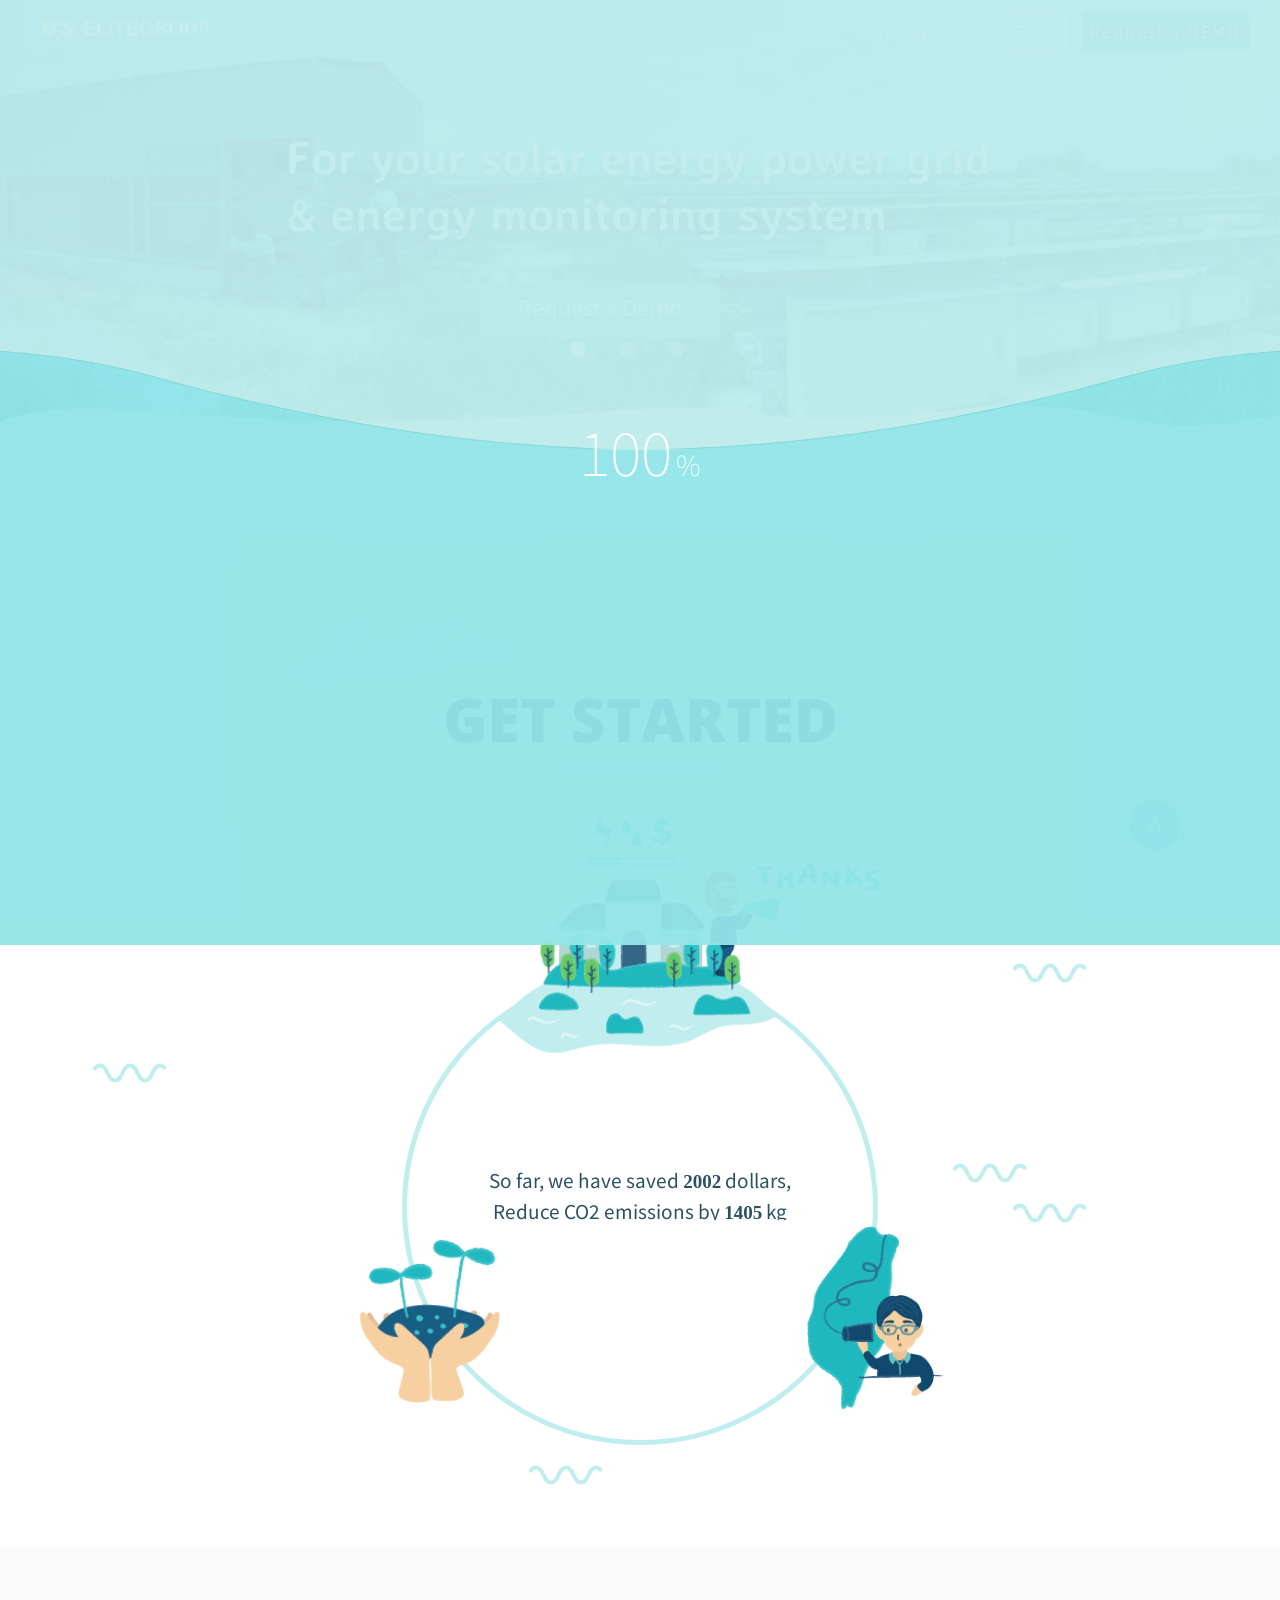
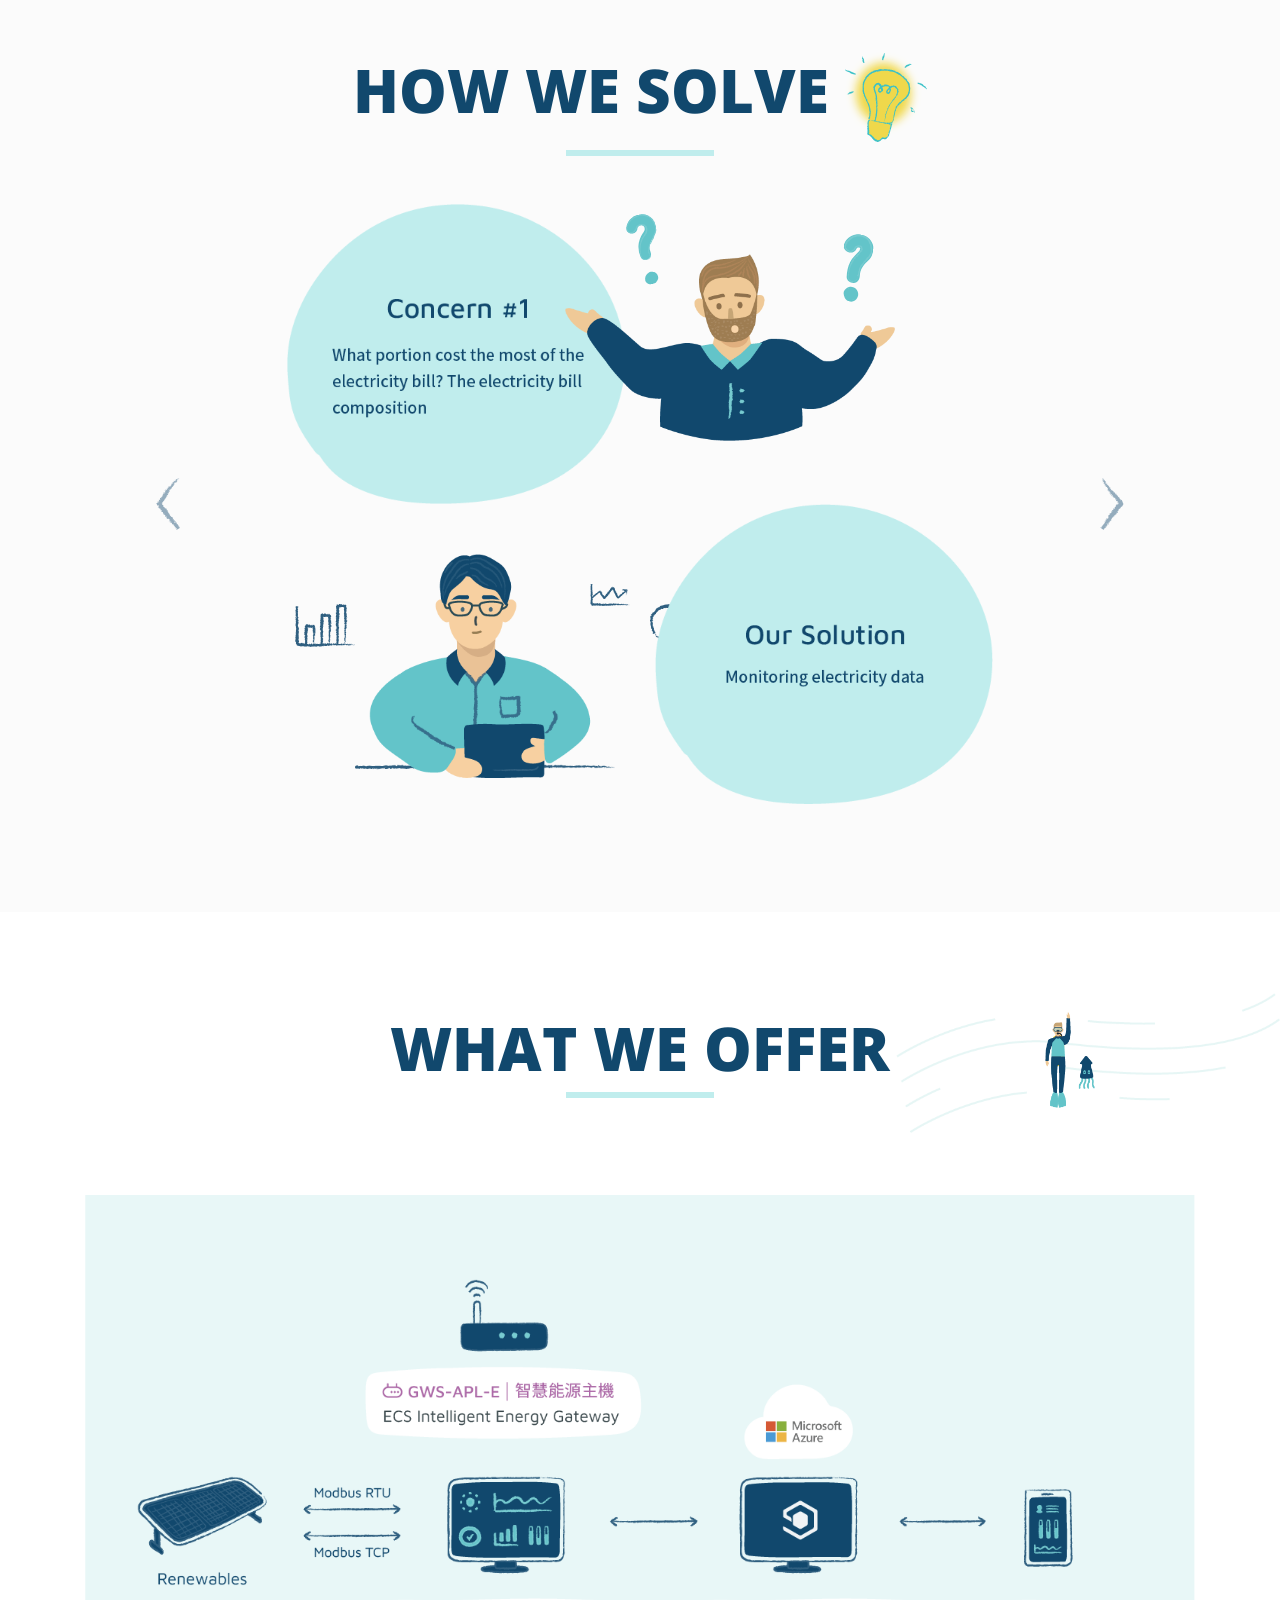
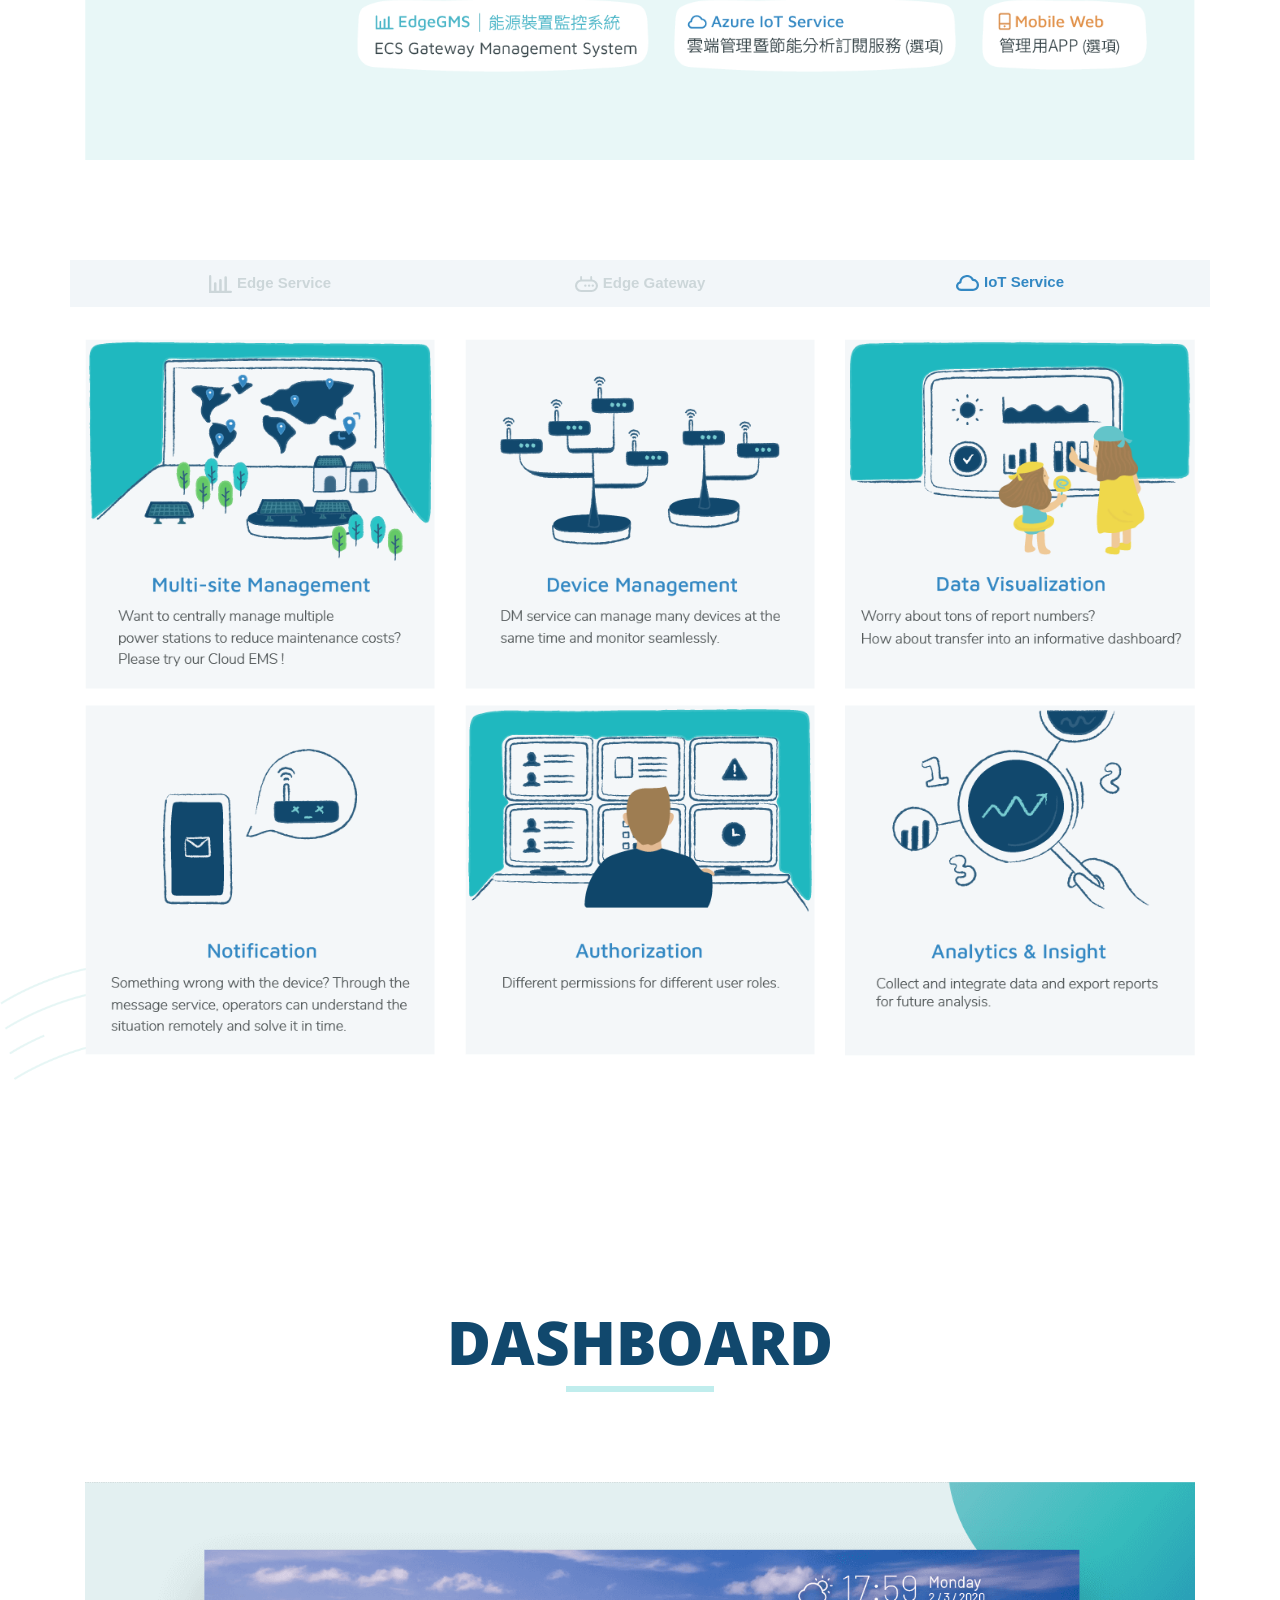
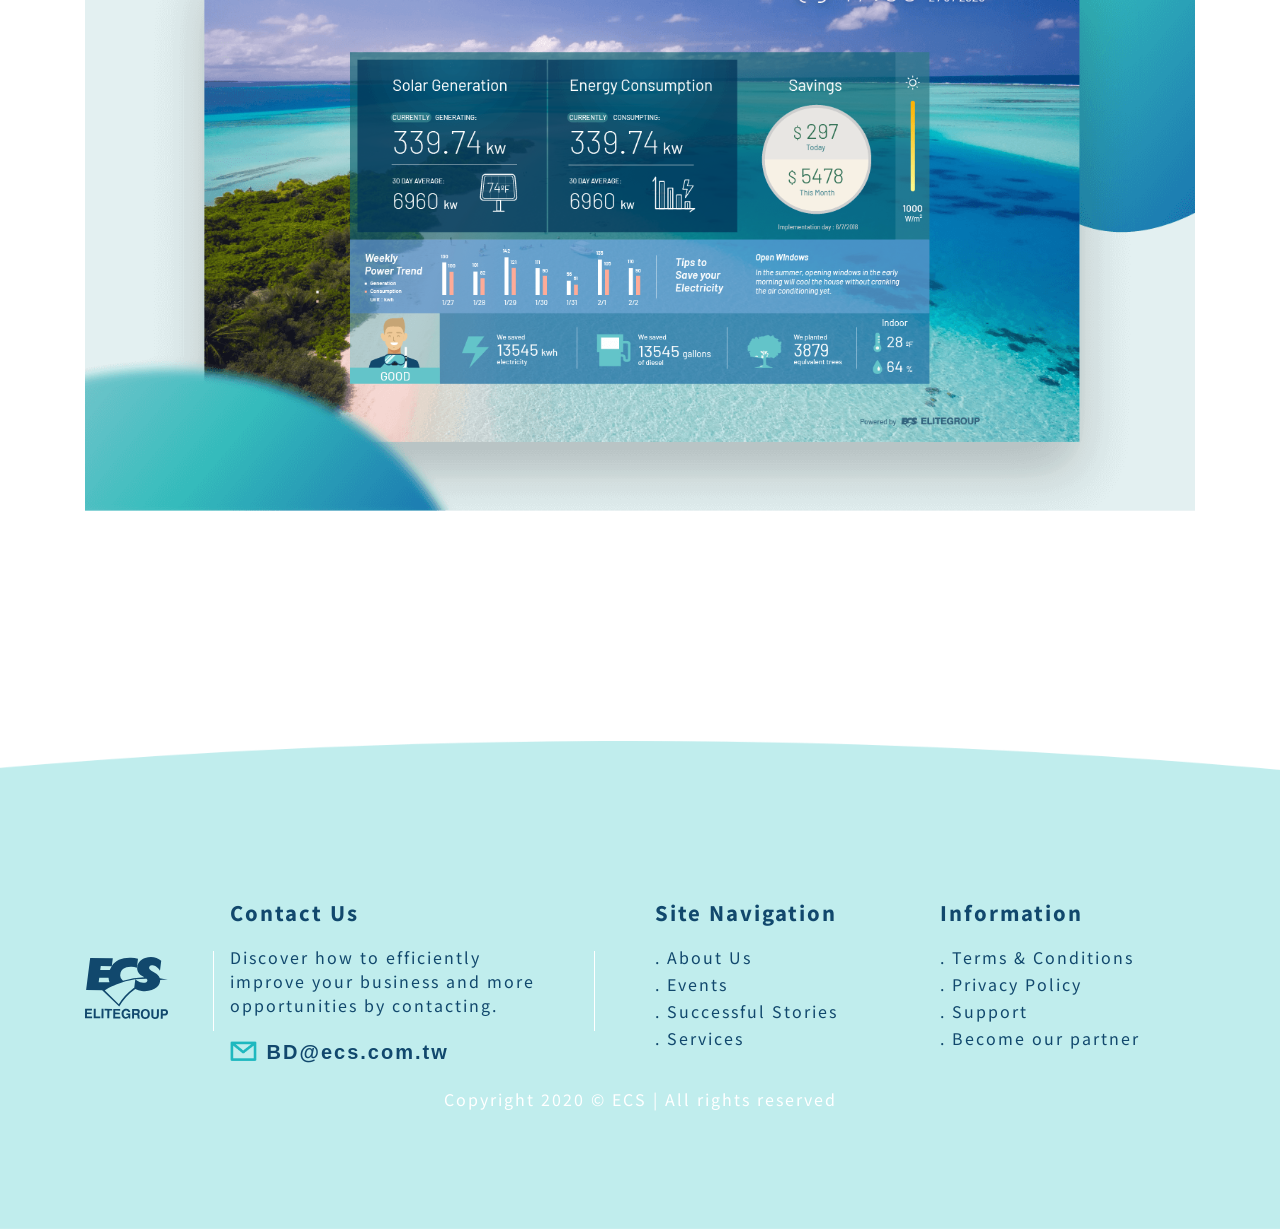
<file: cases/case01/index_EN.html>
<!DOCTYPE html>
<html lang="en">
  <head>
	<meta charset="utf-8">
	<meta name="viewport" content="width=device-width, initial-scale=1, shrink-to-fit=no">

    <link
      rel="stylesheet"
      href="https://maxcdn.bootstrapcdn.com/bootstrap/4.0.0-beta.2/css/bootstrap.min.css"
    />
    <link
      rel="stylesheet"
      href="https://cdnjs.cloudflare.com/ajax/libs/font-awesome/5.9.0/css/all.min.css"
    />
    <link
      href="https://fonts.googleapis.com/css?family=Noto+Sans+TC&display=swap"
      rel="stylesheet"
    />
    <link href="https://fonts.googleapis.com/css?family=Open+Sans:700&display=swap" rel="stylesheet">
	<link href="https://unpkg.com/aos@2.3.1/dist/aos.css" rel="stylesheet">
	<link rel="Shortcut Icon" type="image/x-icon" href="img/title_icon.ico" />


	<link rel="stylesheet" href="css/_variable-en.css" />
	<link rel="stylesheet" href="css/load.css" />
	<link rel="stylesheet" href="css/fish_fin_en.css" />
	<link rel="stylesheet" href="css/nav_footer.css" />
	
	<title>Integration Case01_EN</title>
  </head>
  <body>
	<!-- loading -->
	<div class="pageload">
		<svg version="1.1" xmlns="http://www.w3.org/2000/svg" xmlns:xlink="http://www.w3.org/1999/xlink" x="0px" y="0px"
			style="display: none;">
			<symbol id="wave">
				<path
					d="M420,20c21.5-0.4,38.8-2.5,51.1-4.5c13.4-2.2,26.5-5.2,27.3-5.4C514,6.5,518,4.7,528.5,2.7c7.1-1.3,17.9-2.8,31.5-2.7c0,0,0,0,0,0v20H420z">
				</path>
				<path
					d="M420,20c-21.5-0.4-38.8-2.5-51.1-4.5c-13.4-2.2-26.5-5.2-27.3-5.4C326,6.5,322,4.7,311.5,2.7C304.3,1.4,293.6-0.1,280,0c0,0,0,0,0,0v20H420z">
				</path>
				<path
					d="M140,20c21.5-0.4,38.8-2.5,51.1-4.5c13.4-2.2,26.5-5.2,27.3-5.4C234,6.5,238,4.7,248.5,2.7c7.1-1.3,17.9-2.8,31.5-2.7c0,0,0,0,0,0v20H140z">
				</path>
				<path
					d="M140,20c-21.5-0.4-38.8-2.5-51.1-4.5c-13.4-2.2-26.5-5.2-27.3-5.4C46,6.5,42,4.7,31.5,2.7C24.3,1.4,13.6-0.1,0,0c0,0,0,0,0,0l0,20H140z">
				</path>
			</symbol>
		</svg>
		<div class="page" id="page">
			<div class="percent">
				<div class="percent__inner">
					<div class="percent__num" id="count">50</div>
					<div class="percent__sign">%</div>
				</div>
			</div>
			<div class="water" id="water_">
				<svg class="water__wave water__wave_back" viewBox="0 0 560 20">
					<use xlink:href="#wave"></use>
				</svg>
				<svg class="water__wave water__wave_front" viewBox="0 0 560 20">
					<use xlink:href="#wave"></use>
				</svg>
				<div class="water__inner">
					<div class="bubble bubble_1"></div>
					<div class="bubble bubble_2"></div>
					<div class="bubble bubble_3"></div>
				</div>
			</div>
		</div>
	</div> 

	<!-- 導覽列 -->
	<nav class="navbar navbar-expand-lg navbar-light bg-transparent">
		<div class="container">
			<a class="navbar-brand" href="../../index_EN.html"><img src="img/nav_footer/ECS_logo.svg"
					style="width: 190px;" /></a>
			<button class="navbar-toggler" type="button" data-toggle="collapse" data-target="#navbarNavAltMarkup"
				aria-controls="navbarNavAltMarkup" aria-expanded="false" aria-label="Toggle navigation">
				<span class="navbar-toggler-icon"></span>
			</button>
			<div class="collapse navbar-collapse d-lg-flex justify-content-lg-end" id="navbarNavAltMarkup">
				<div class="navbar-nav">
					<li class="nav-item dropdown active ml-lg-4 ml-0">
						<a class="nav-link dropdown-toggle" href="#" id="navbarDropdown" role="button"
							data-toggle="dropdown" aria-haspopup="true" aria-expanded="false">
							Solution
						</a>
						<div class="dropdown-menu" aria-labelledby="navbarDropdown">
							<a class="dropdown-item" href="/main_page_Energy/index_EN.html">Energy management</a>
							<!-- <div class="dropdown-divider"></div> -->
							<!-- <a class="dropdown-item" href="/main_page_ETEFA/index.html">Fleet management</a> -->
						</div>
					</li>
					<!--<li class="nav-item dropdown">
	              <a class="nav-link dropdown-toggle" href="#" id="navbarDropdown" role="button" data-toggle="dropdown"
	                aria-haspopup="true" aria-expanded="false">
	                Case Study
	              </a>
	              <div class="dropdown-menu" aria-labelledby="navbarDropdown">
	                <a class="dropdown-item" href="/cases/case01/index.html">Fish &amp; Fin</a>
	              
	              </div>
	            </li>-->
	
	
					<!-- <a class="nav-item nav-link" href="#">Service</a> -->
	
					<div class="dropdown mr-3 ml-lg-auto">
						<a class="btn lan_change dropdown-toggle" href="#" role="button" id="dropdownMenuLink"
							data-toggle="dropdown" aria-haspopup="true" aria-expanded="false">
							EN
						</a>
	
						<div class="dropdown-menu" aria-labelledby="dropdownMenuLink">
							<a class="dropdown-item" href="/cases/case01/index_EN.html">EN</a>
							<a class="dropdown-item" href="/cases/case01/index.html">中文</a>
						</div>
					</div>
					<a class="consult nav-item nav-link" href="mailto:BD@ecs.com.tw">Request a DEMO</a>
				</div>
			</div>
	
	
		</div>
	</nav>


	<!-- banner輪播 -->
	<div id="carouselExampleIndicators" class="carousel slide" data-ride="carousel">
		<ol class="carousel-indicators"  >
		<li data-target="#carouselExampleIndicators" data-slide-to="0" class="active"></li>
		<li data-target="#carouselExampleIndicators" data-slide-to="1" ></li>
		<li data-target="#carouselExampleIndicators" data-slide-to="2"></li>
		</ol>
		
		<div class="carousel-inner">
		<div class="container">
				<a href="mailto:BD@ecs.com.tw">
					<div class="btn_download">Request a Demo</div>
				</a>
		</div>
		
		<div class="carousel-item active" data-interval="3000"> 
			<img src="img/fish&fins/Banner/web_banner_1.png" class=" w-100 pc-01" />
			<img src="img/fish&fins/Banner/ipad_banner_1.png" class="w-100 tb-01" />
			<img src="img/fish&fins/Banner/mobile_banner_1.png" class="w-100 mb-01" />
		</div>
		
		<div class="carousel-item " data-interval="3000">
			<img src="img/fish&fins/Banner/web_banner_3.png" class=" w-100 pc-02" />
			<img src="img/fish&fins/Banner/ipad_banner_3.png" class="w-100 tb-02" />
			<img src="img/fish&fins/Banner/mobile_banner_3.png" class="w-100 mb-02" />
		</div>
		<div class="carousel-item" data-interval="3000">
			<img src="img/fish&fins/Banner/web_banner_2.png" class=" w-100 pc-02" />
			<img src="img/fish&fins/Banner/ipad_banner_2.png" class="w-100 tb-02" />
			<img src="img/fish&fins/Banner/mobile_banner_2.png" class="w-100 mb-02" />
		</div>
		</div>
	</div>
	<!-- Back To Top -->
	<div class="backtop">
		<div class="top"></div>
	</div>
      <!-- Graphic -->
      <section id="fish_graphic" >
        <img src="img/fish&fins/bg_sea.svg" class="bg_sea" />
        <img src="img/fish&fins/fish.svg" class="bg_fish01" />
        <img src="img/fish&fins/fish-2.svg" class="bg_fish02" />

        <div class="container" data-aos="zoom-in" data-aos-duration="1000">
          <h2 class="text-center ani">GET STARTED
			  <img src="img/fish&fins/LET'S.png" alt="" class="img-fluid let">
		  </h2>
          <div class="title_decor"></div>

          <div class="graphic"  >
            <div class="circle">
              <img src="img/fish&fins/warning.svg" class="warn" />
              <span class="text">
                <div class="text01">
				It's a beautiful summer afternnon, <br />
				but the increasing electricity bills annoys John
                </div>
                <div class="text02">
				 He sends the SOS <br />
				 We decide to come forward
                </div>
                <div class="text03">
				After flying <b>2321</b> kilometers, <br />
				the seeds of hope were planted
                </div>
                <div class="text04">
				So far, we have saved <b class="dollar">2587</b> dollars, <br />
				Reduce CO2 emissions by <b class="co2">1541</b> kg
                </div>
              </span>
              <span class="circle_ball"></span>
              <img src="img/fish&fins/fishnfin.png" class="graphic_pic01" />
              <!-- bar -->
              <div class="bar">
                <svg style="opacity:0.44" height="80" width="96" class="bar_inner">
                  <g class="bar_graphic01" fill="#1fb8bf" stroke="#1fb8bf" stroke-width="8">
                    <path stroke-dasharray="0,0" d="M5 20 l215 0" class="path" />
                  </g>
                </svg>
              </div>

              <img src="img/fish&fins/HELP.png" class="graphic_pic01_help" />
              <img src="img/fish&fins/taiwan.png" class="graphic_pic02" />
              <img src="img/fish&fins/HANDS.png" class="graphic_pic03" />
              <!-- circle_finish_see -->
              <img src="img/fish&fins/grid.png" class="grid" />
              <img src="img/fish&fins/trees.png" class="tree" />
              <img src="img/fish&fins/THANKS.png" class="thanks" />
            </div>
            <!-- wave01 -->
            <svg class="wave01" width="80" height="60" viewBox="5 0 80 60">
              <path
                class="wave"
                fill="none"
                stroke="#c0eded"
                stroke-width="4"
                stroke-linecap="round"
                d="M 0 37.5 c 7.684299348848887 0 7.172012725592294 -15 15 -15 s 7.172012725592294 15 15 15 s 7.172012725592294 -15 15 -15 s 7.172012725592294 15 15 15 s 7.172012725592294 -15 15 -15 s 7.172012725592294 15 15 15 s 7.172012725592294 -15 15 -15 s 7.172012725592294 15 15 15 s 7.172012725592294 -15 15 -15 s 7.172012725592294 15 15 15 s 7.172012725592294 -15 15 -15 s 7.172012725592294 15 15 15 s 7.172012725592294 -15 15 -15 s 7.172012725592294 15 15 15 s 7.172012725592294 -15 15 -15"
              />
            </svg>
            <!-- wave02-->
            <svg class="wave02" width="80" height="60" viewBox="5 0 80 60">
              <path
                class="wave"
                fill="none"
                stroke="#c0eded"
                stroke-width="4"
                stroke-linecap="round"
                d="M 0 37.5 c 7.684299348848887 0 7.172012725592294 -15 15 -15 s 7.172012725592294 15 15 15 s 7.172012725592294 -15 15 -15 s 7.172012725592294 15 15 15 s 7.172012725592294 -15 15 -15 s 7.172012725592294 15 15 15 s 7.172012725592294 -15 15 -15 s 7.172012725592294 15 15 15 s 7.172012725592294 -15 15 -15 s 7.172012725592294 15 15 15 s 7.172012725592294 -15 15 -15 s 7.172012725592294 15 15 15 s 7.172012725592294 -15 15 -15 s 7.172012725592294 15 15 15 s 7.172012725592294 -15 15 -15"
              />
            </svg>
            <!-- wave03-->
            <svg class="wave03" width="80" height="60" viewBox="5 0 80 60">
              <path
                class="wave"
                fill="none"
                stroke="#c0eded"
                stroke-width="4"
                stroke-linecap="round"
                d="M 0 37.5 c 7.684299348848887 0 7.172012725592294 -15 15 -15 s 7.172012725592294 15 15 15 s 7.172012725592294 -15 15 -15 s 7.172012725592294 15 15 15 s 7.172012725592294 -15 15 -15 s 7.172012725592294 15 15 15 s 7.172012725592294 -15 15 -15 s 7.172012725592294 15 15 15 s 7.172012725592294 -15 15 -15 s 7.172012725592294 15 15 15 s 7.172012725592294 -15 15 -15 s 7.172012725592294 15 15 15 s 7.172012725592294 -15 15 -15 s 7.172012725592294 15 15 15 s 7.172012725592294 -15 15 -15"
              />
            </svg>
            <!-- wave04-->
            <svg class="wave04" width="80" height="60" viewBox="5 0 80 60">
              <path
                class="wave"
                fill="none"
                stroke="#c0eded"
                stroke-width="4"
                stroke-linecap="round"
                d="M 0 37.5 c 7.684299348848887 0 7.172012725592294 -15 15 -15 s 7.172012725592294 15 15 15 s 7.172012725592294 -15 15 -15 s 7.172012725592294 15 15 15 s 7.172012725592294 -15 15 -15 s 7.172012725592294 15 15 15 s 7.172012725592294 -15 15 -15 s 7.172012725592294 15 15 15 s 7.172012725592294 -15 15 -15 s 7.172012725592294 15 15 15 s 7.172012725592294 -15 15 -15 s 7.172012725592294 15 15 15 s 7.172012725592294 -15 15 -15 s 7.172012725592294 15 15 15 s 7.172012725592294 -15 15 -15"
              />
            </svg>
            <!-- wave04-->
            <svg class="wave05" width="80" height="60" viewBox="5 0 80 60">
              <path
                class="wave"
                fill="none"
                stroke="#c0eded"
                stroke-width="4"
                stroke-linecap="round"
                d="M 0 37.5 c 7.684299348848887 0 7.172012725592294 -15 15 -15 s 7.172012725592294 15 15 15 s 7.172012725592294 -15 15 -15 s 7.172012725592294 15 15 15 s 7.172012725592294 -15 15 -15 s 7.172012725592294 15 15 15 s 7.172012725592294 -15 15 -15 s 7.172012725592294 15 15 15 s 7.172012725592294 -15 15 -15 s 7.172012725592294 15 15 15 s 7.172012725592294 -15 15 -15 s 7.172012725592294 15 15 15 s 7.172012725592294 -15 15 -15 s 7.172012725592294 15 15 15 s 7.172012725592294 -15 15 -15"
              />
            </svg>
          </div>
        </div>
      </section>

      <!-- slide -->
      <section id="slove">
        <div class="container" data-aos="zoom-in" data-aos-duration="1000">
          <h2 class="text-center">
            HOW WE SOLVE
            <div class="light">
              
              <img src="img/fish&fins/how_we_solve/light-bulb.svg" class="light_bulb">
              <div class="light_shadow"></div>

            </div> 
            </span>
          </h2>
          <div class="title_decor"></div>
          <div id="carouselExampleFade" class="carousel slide carousel-fade  mt-5" data-ride="carousel">
            <div class="carousel-inner">
              <div class="carousel-item active">
                <div class="slove-01">
                  <div class="row">

                    <div class="col-md-6 d-flex ">
                      <div class="dialog01">

                      </div>
                    </div>
                    <div class="col-md-6">
                      <img src="img/fish&fins/how_we_solve/QM1.svg" class="question01 d-block">
                      <img src="img/fish&fins/how_we_solve/QM2.svg" class="question02 d-block">
                      <img src="img/fish&fins/how_we_solve/pain-point1.png" class="person01 img-fluid d-block">
                    </div>
                  </div>

                  
                  <div class="row">
                    <div class="col-md-6 order-md-2">
                      <div class="dialog02">

                      </div>
                    </div>
                    <div class="col-md-6 order-md-1">
                      <img src="img/fish&fins/how_we_solve/chart2.svg" class="icon chart01 img-fluid d-block">
                      <img src="img/fish&fins/how_we_solve/clock.svg" class="icon clock img-fluid d-block">
                      <img src="img/fish&fins/how_we_solve/how-we-solve-1.png" class="person02 img-fluid d-block">
                      <img src="img/fish&fins/how_we_solve/chart.svg" class="icon chart02 img-fluid d-block">

                    </div>
                  </div>


                </div>
              </div>


              <div class="carousel-item" >
                <div class="slove-02">
                  <div class="row">
                
                    <div class="col-md-6 d-flex ">
                      <div class="dialog01">
                
                      </div>
                    </div>
                    <div class="col-md-6">
                        <div class="birdposition">
                          <div class="bird">
                            <div class="wing -left"></div>
                            <div class="wing -right"></div>
                          </div>
                          <div class="bird bird02">
                            <div class="wing -left"></div>
                            <div class="wing -right"></div>
                          </div>
                        </div>
                      <img src="img/fish&fins/how_we_solve/pain-point2.png" class="person01 img-fluid d-block">
                      <img src="img/fish&fins/how_we_solve/sun.svg" class="sun img-fluid d-block">
                    </div>
                  </div>
                
                
                  <div class="row">
                    <div class="col-md-6 order-md-2">
                      <div class="dialog02">

                
                      </div>
                    </div>
                    <div class="col-md-6 order-md-1">
                      <img src="img/fish&fins/how_we_solve/how-we-solve-2.png" class="person02 img-flui d-blockd">
						<svg version="1.1" id="PVALl" y="0px" viewBox="0 0 725 785" style="enable-background:new 0 0 725 785;"
							xml:space="preserve">
							<style type="text/css">
								.st0 {
									fill: #0FC5CE;
								}

								.st1 {
									fill: #77CBD0;
								}

								.st2 {
									fill: #63C4C9;
								}

								.st3 {
									fill: #11486D;
								}

								.st4 {
									fill: #C0EDED;
								}

								.st5 {
									fill: #2F5F80;
								}
							</style>
							<g id="PV">

								<path id="Path02" class="st0" d="M616,617.5h-69.3c-1.9,0-3.5-1.6-3.5-3.5s1.6-3.5,3.5-3.5h65.8V391.4H345c-1.9,0-3.5-1.6-3.5-3.5V248.6h-48.7
								c-1.9,0-3.5-1.6-3.5-3.5s1.6-3.5,3.5-3.5H345c1.9,0,3.5,1.6,3.5,3.5v139.2H616c1.9,0,3.5,1.6,3.5,3.5V614
								C619.5,615.9,617.9,617.5,616,617.5z" />
								<g id="light">
									<defs>
										<filter id="blur" filterUnits="userSpaceOnUse">
											<feGaussianBlur stdDeviation="5" />
										</filter>
									</defs>
									<circle cx="0" cy="0" r="20" stroke="green" stroke-width="0" fill="#f0d84b" filter=url("#blur")>
										<animateMotion dur="5s" path="M616,617.5h-69.3c-1.9,0-3.5-1.6-3.5-3.5s1.6-3.5,3.5-3.5h65.8V391.4H345c-1.9,0-3.5-1.6-3.5-3.5V248.6h-48.7
								c-1.9,0-3.5-1.6-3.5-3.5s1.6-3.5,3.5-3.5H345c1.9,0,3.5,1.6,3.5,3.5v139.2H616c1.9,0,3.5,1.6,3.5,3.5V614
								C619.5,615.9,617.9,617.5,616,617.5z" repeatCount="indefinite" rotate="auto" />

									</circle>
								</g>

								<path id="Path_72_" class="st2" d="M84,51.5c64.8-3.3,118.9-5.3,186.4-1.1c4.1,0.2,10.1,1.2,13.5,3.5c4.3,3,5.2,8.7,5.7,13.9
								c8.1,80.6,9.6,161.8,4.5,242.7c-0.4,6.9-1,14.1-5.1,19.7c-6.8,9.4-20.3,10.9-32.1,11.6c-53.2,2.4-106.5,3-159.8,1.5
								c-11.6-0.3-24.4-1.3-32.1-9.6c-6.5-6.9-7.5-17.1-8-26.5c-4.1-70.8-1-147.3,2.9-212.2c1-17,1.6-32.8,17-41.1
								C79.1,52.6,81.5,51.8,84,51.5L84,51.5z" />



								<path id="Path_101_" class="st3" d="M418.8,298.1c-1.9,0.3-3.3,1.8-3.5,3.7c-3.8,28.6-1.9,68.7-1,105.5c0,2.7-0.3,5.6,1.2,7.8
								c1.9,2.7,5.5,3.3,8.7,3.6c30.7,3.4,61.6,4.2,92.4,2.3c3.1-0.2,6.6-0.5,8.8-2.8c1.6-2.1,2.6-4.7,2.6-7.4c4.5-35.1,4-70.7-1.6-105.7
								c-0.5-3.1-1.2-6.4-3.6-8.3c-2.1-1.3-4.6-2-7.1-1.9c-31.4-2.1-57.1-0.3-96.2,3.2L418.8,298.1z">

								</path>

								<path id="Path_102_" class="st2" d="M413.3,388.1c10.3-1.9,20.8-2.6,31.2-1.9c28.3,0.5,55.2-0.2,83.4,0.3c1.1-0.1,2.2,0.2,3,1
								c0.5,0.8,0.7,1.6,0.7,2.5c0.8,10.2,0.4,20.5-1.3,30.6c-0.1,1.4-0.6,2.6-1.5,3.7c-1,0.7-2.2,1-3.5,0.9L420,426
								c-1.5,0.2-3.1-0.2-4.3-1.2c-0.9-1.1-1.4-2.4-1.5-3.8c-1.8-9.8-1-20.6-1-30.5L413.3,388.1z" />
								<path id="Path_103_" class="st4" d="M489,400.3v6.7c-0.1,0.7,0.1,1.4,0.6,1.9c0.8,0.5,1.8,0.8,2.7,0.7c6.4,0.4,12.9,0.4,19.4,0.1
								c1.5,0,3.1-0.3,4.5-0.8c3.6-1.7,3-5.5,1.9-8.4c-10.3-0.6-18.6-0.7-28.9-0.4C489.4,400.2,489,400.2,489,400.3z" />
								<path id="Path_104_" class="st3" d="M85.4,60.1c52.3,0,102.8-3.9,155.1-2.9c13.1,0.3,24.9-0.6,33.9,9c8.1,8.5,7.4,21.3,8.1,33.1
								c4.2,66.4,4.5,132.9,0.7,199.3c-0.5,9.2-1.6,19.6-8.6,25.5c-5.2,4.4-12.5,5.2-19.2,5.8c-55,4.8-110.2,0.5-165.4,3
								c-5.6,0.3-15.6,0.3-20.2-3c-5.5-4-8-11.5-7.9-18.5c1.2-92,2.5-149,5.7-230.6c0.2-7.2,3.7-13.8,9.5-18
								C79.6,61.1,82.5,60.1,85.4,60.1L85.4,60.1z">
								</path>

								<path id="Shape_1_" class="st5"
									d="M271,215.8h0.1c-0.2-6.3-0.7-12.5-1.5-18.7c1-4.1,0-13.9,0.4-20.5c-0.1,1-0.8-0.1-0.9-1.3
								c0-1.6-0.9-4.2,0-4v0.5c0.9-1.2,0.5-4.4,0.4-6.8l-1.2-0.3c1.4-6.6-1.6-16.9-0.3-20.5c-0.4-1.6-0.5-3.5-0.9-5h0.6
								c-0.2-4.3-0.3-6.5-0.9-11.8l0.6,1.1c-0.2-3-2.3-3.6-2.5-6.4l0.9-0.9c-0.5-5.3-0.2-10.7-1.6-15.7c0.2,0,0.4,0.2,0.6,1
								c-0.2-2.5-0.4-9.6-1.6-8.6c0.8-0.2-0.5-5.4-1.3-8.2l0.7,0.4l-1.3-2.5c-0.4-0.7-0.6-1.7-1.6-3.3c-0.4-0.8,0-1,0.5,0.2
								c-0.3-0.9-0.9-1.8-1.7-2.3c-0.6-0.4-1.2-0.9-2.7-1.9c0.5,0.1,0.9,0.2,1.4,0.4c-0.7-0.6-1.6-1.1-2.6-1.3c-0.6-0.1-1.2-0.1-1.8,0
								c-1.9-0.2-3.8-0.9-5.6-1.8c-1.1,0.5-2.4,0.6-3.5,0.3c-0.2-0.3,0.4-0.3,0.7-0.3c-4.5-1-6.9,0-9.9-0.9c0-0.2-0.2-0.3-0.5-0.4
								c3.6,0.3,6.5,0.6,6.2,0.7c0-0.6-2.9-1-0.4-1.6c-3.1,0.5-6.2,0.6-9.3,0.3l-0.4-0.2h0.3c-0.6-0.1-1.2-0.1-1.8,0
								c-0.8-0.1-1.5-0.2-2.3-0.3c-0.3-0.5-3.4-0.5-4.8-0.6c0,0.6-1.8,0.4,0,1.1c-0.2,0,0.3,0,1.2,0h0.6l0,0l3.6,0.2c-1.3,0.4-2.7,0.4-4,0
								c-0.5,0.3-1.1,0.5-1.5,0.7c-0.3-0.3-0.5-0.4-0.6-0.3c0,0.2-0.1,0.3-0.2,0.4l-0.6-0.2l0,0h-0.3c-1.8-0.4-3.5-1-5.1-1.7
								c-4.5,0.2-10.5,0-13.3,1.2c-1.2,0.2-1.5-0.3-1.9-0.5c0.7,0,1.3-0.1,2-0.3c-2.5,0.3-7.5,0.2-8.1,1c-3.2-0.4,1.8-0.8-2.6-0.6l0.6-0.3
								c-8.7-1.2-13.9,2.5-23.5,1.1c0.6,0,1,0.1,1.1,0.3c-10.9-0.3-22.4,1.7-33.2,1c-1.8-0.1-3.6,0.2-5.2,1l-0.7-0.7l-3.1,1
								c-4.5,0.8-7.9-1.3-13.5,0l0.8,0.4c-2.1,0-6.5,0.6-6.2,0c-0.4,0.3-1,0.4-1.5,0.3v-0.4l-5,0.8c-3.9-0.2,0.6-1.5-5.1-1.4
								c-2.1,0.2-6,1.2-5.2,1.4c0.8,0.2,2.2,0.2,2.3,0.5l-1.9,0.2c-0.2,0.4-0.3,0.9-0.5,1.3c-0.2-0.1-0.4-0.1-0.6,0
								c-0.1,0.3-0.1,0.6-0.1,0.9c0,0,0.2-0.2,0.4-0.3c0.2,0,0.3-0.1,0.5-0.2l0,0c0.3,0.4,1.2,0.8,3.3,1.1l2.9-0.9l1.1,0.5h-2.8
								c1.2,0.3,2.5,0.2,3.7-0.3c0.4,0.3,0.9,0.5,1.4,0.6l3.2-1.2c0.4,0.4-1.4,0.9,0.8,1.1c1.5-0.5-1.5-0.9,1-1.3c0.4,0.1,0.9,0.3,1.3,0.5
								c-0.1,0.1-0.2,0.2-0.3,0.3l0.6,1l-0.5,0.2V83c-0.5,0.4-0.1,0.7,0.1,1.1c-0.2,0-0.5,0.1-0.6,0.3l0.9,1c-0.4,0-0.8-0.5-1.1,0
								c0.4,0.5,1-0.3,1.2,0.4c-0.5,0.4-0.9,0.2-0.5,0.8c-0.2,0.1-0.5-0.1-0.6-0.3c0.3,0.5,0,1.3,0.6,1.6c-0.6,0.4,0,1.6-1,1.5
								c0.4,0.4,0.6,0.8,0.7,1.3c-1.1-0.9-0.2,1.6-1.5,1.3c1,0.7,0.3,2.2,0.8,3.2c0,0-0.2-0.2-0.2-0.3c-0.2,0.6-0.5,0.7-0.7,1.1
								c0.9,0.1,1,1.1,1.6,1.6c-0.9,0.6-1-0.5-1.9-0.3c0.7,0,0.6,1.3,1.3,1.1c-0.6,0.5-0.3,0.5-1.1,0.7c1.1,0.2,0.2,0.5,0.8,1
								c-0.6,0.8-1.1,0.1-0.8,1c-0.4,0.4-0.7-0.4-0.7-0.4c0,0.9,0.8,0.5,1.3,0.7c0.2,1.1-0.6,0.4-1.1,0.8c0.2,0.7,0.9,1.3,0.9,1.7
								c-0.1,0-0.2,0.1-0.4,0c0.6,0.7,0,1.9,0.6,2.8l-0.4,0.2c-0.2-0.2-0.3-0.4-0.3,0.2c-0.7,0.4-1.5,0.2-2-0.3c0.1,0,0.2,0.2,0.2,0.3
								c-2.3-0.8-4.9,0.6-7.2-0.6c-0.7-0.3-0.8,0.3-1.2,0.7l-0.1-0.7l-0.7,0.8c-1,0.6-1.7-1.8-2.9-0.7l0.2,0.5c-0.4,0-1.4,0.2-1.3-0.3
								c0,0-0.2,0.5-0.3,0.2v-0.4l-1.1,0.6c-0.9-0.3,0.2-1.5-1.1-1.6c-0.5,0.1-1.3,1-1.2,1.3c0.3,0.1,0.5,0.3,0.5,0.6l-0.4,0.2
								c0,1-0.3,2,0.4,2.8c0,0.2,0,0.4,0,0.6c0-0.1,0-0.3,0-0.4l0,0L87,110l0.2,0.5h-0.6c0.3,0.5,0.6,0,0.8-0.2c0,0.2,0.1,0.4,0.3,0.6
								l0.7-1c0,0.4-0.3,0.8,0.1,1.1c0.3-0.5-0.3-0.9,0.3-1.3c0.3,0.5,0.2,0.9,0.6,0.5c0.1,0.2,0,0.4-0.2,0.6c0.4-0.3,1,0,1.2-0.7
								c0.3,0.6,1.2-0.1,1.2,0.9c0-0.2,0.6-0.8,1-0.8c-0.6,1.2,1.2,0,1.1,1.4c0.5-1.1,1.6-0.4,2.4-1c0,0-0.1,0.3-0.2,0.2
								c0.4,0,0.6,0.4,0.9,0.6c0-0.9,0.8-1.1,1.2-1.6c0.5,0.9-0.3,1-0.2,1.9c0-0.7,1-0.7,0.8-1.3c0.4,0.6,0.3,0.3,0.6,1
								c0-1.1,0.4-0.2,0.7-0.9c0.6,0.6,0.1,1.1,0.8,0.7c0.3,0.3-0.3,0.7-0.3,0.7c0.7,0,0.3-0.8,0.5-1.3c0.8-0.2,0.4,0.6,0.6,1.1
								c0.5-0.2,0.9-1,1.3-1c0,0.2,0,0.2,0,0.4c0.3-0.3,0.7-0.3,1.2-0.3l0,0c0.4,0.3,0.6,0,1,0.2v0.1c0.6,1.7-2,1.3-1,2.6
								c0.5,0.4,1.5,0.5,0.9,1.5l-0.9-0.4c0,1.2,1.2,0.8,0.6,2c-0.3-0.2-0.3-1-0.4-0.8c-0.7,0.8,0.5,0.6,0.5,1.3l-0.8,0.1
								c0,1.3,0.6,2.8,0.7,4.2c-0.2,0-0.5-0.3-0.7,0c0.2,1.9-0.1,3.8-0.7,5.7l0.7,0.7c0,0.2-0.3,0.3-0.4,0.1c-0.3,0.7,0.4,0,0.7,0.4
								c0,0.2-0.1,0.3-0.2,0.4c-0.1,0.1-0.3,0-0.4-0.1c0.8,1.4,0.9,3.1,0.5,4.6l-0.2-0.3c-0.3,1,1.4,1.1,0.7,2.1l-0.1-0.2
								c-0.3,2.2,0.3,4.6-0.7,6.2c0.5,0.2,0.3,0.8,0.3,1.4c-0.6,0.4-1.5,0.3-2-0.3c0.1,0.1,0.2,0.2,0.2,0.3c-2.3-0.7-4.8,0.8-7.1-0.4
								c-0.7-0.2-0.7,0.3-1.1,0.7l-0.2-0.7l-0.7,0.8c-0.9,0.6-1.7-1.7-2.9-0.6l0.2,0.5c-0.4,0-1.4,0.3-1.3-0.2c0,0-0.1,0.5-0.3,0.2v-0.2
								l-1.1,0.6c-0.8-0.3,0-1.5-1.1-1.5c-0.4,0.2-1.3,1.1-1.1,1.3c0.3,0.1,0.5,0.3,0.5,0.6l-0.4,0.2c0,1.1-0.3,2.2,0.7,2.9l0.7-0.7
								l0.3,0.5h-0.6c0.3,0.5,0.6,0,0.8-0.3c0,0.2,0.1,0.4,0.3,0.6l0.7-1c0,0.4-0.3,0.8,0.2,1.1c0.3-0.5-0.3-0.9,0.2-1.3
								c0.3,0.5,0.3,0.9,0.6,0.5c0.1,0.2,0,0.4-0.2,0.6c0.3-0.3,0.9-0.1,1.1-0.7c0.4,0.6,1.2-0.2,1.2,0.8c0-0.2,0.6-0.8,0.9-0.9
								c-0.6,1.2,1.2,0,1.1,1.4c0.4-1.1,1.6-0.5,2.3-1.1c0,0,0,0.3-0.2,0.2c0.4,0,0.6,0.4,0.9,0.6c0-0.9,0.7-1.1,1.1-1.7
								c0.6,0.9-0.3,1.1-0.1,1.9c0-0.7,0.9-0.7,0.7-1.4c0.4,0.5,0.3,0.3,0.6,1c0-1.1,0.4-0.2,0.7-0.9c0.6,0.6,0.2,1.1,0.8,0.7
								c0.3,0.3-0.3,0.7-0.3,0.7c0.6,0,0.3-0.8,0.4-1.3c0.8-0.2,0.4,0.6,0.6,1.1c0.5-0.2,0.9-1,1.2-1c0,0.1,0,0.2,0,0.4
								c0.2-0.3,0.6-0.4,0.9-0.4c0.2,0.3,0.8,0.6,0.9,1.1h-0.7l0.8,0.8l-0.9,0.4l0.2,0.5c0.1-0.2,0.3-0.4,0.5-0.4c0.2,0.8-0.2,1.6-0.9,2.1
								l0.6,2c-0.3,0-0.4-0.4-0.6-0.6c0.7,1-0.7,0.2,0,1.2c0.2-0.1,0.4,0,0.6,0c-0.4,0.7-0.4,1.5-0.2,2.3l-0.5-0.1c0,1.5,0.3,3.1,0.3,4.7
								c0.1-0.2,0.3-0.4,0.6-0.4c0.3,0,0.5,0.2,0.6,0.4l-0.7,0.2c0.5,0.3,0.3-0.5,0.9,0.1c0,0.6-0.9,0.4-1.1,0l0.3,0.7
								c-0.2,0-0.3-0.1-0.6-0.2c0.5,0.3-0.7,1.3,0,1.7h-0.2c0,1.6,0.3,2.3,0.4,3.7c0.6,0,0.5,0.5,1,0.9c0,0.3-0.1,0.6-0.2,0.9
								c-0.6,0-1.2,0.1-1.4,0.8c-0.7-0.4,0.4-0.8-0.6-0.7l0.1-0.3c-1.9-1.4-3.3,2.1-5.4,0.3c0.1,0.1,0.2,0.2,0.2,0.3
								c-2.5-0.9-5.2,0.6-7.6-0.7c-0.7-0.3-0.8,0.3-1.2,0.7l-0.1-0.7l-0.8,0.8c-1,0.6-1.7-1.8-3.1-0.7l0.2,0.5h-0.3l0,0l0,0
								c-0.5,0-1.1,0.1-1.1-0.3l0,0c0-0.6,0-1.1,0-1.7c0.3,2.5,0.9,0,1.2-1.1c-0.2,0.2-0.3-0.2-0.5-0.1c1-2.9-1.1-0.5-0.3-4.5l0.3,0.2
								c-0.2-1.5-0.3-3-0.3-4.5c0.6-0.7,0.3,1.6,0.8,1.7c0-2.3-1.1-4.5-0.4-6.6c0.1,1,0,2.3,0.3,3.3c0.5-1.3,0.8-2.7,0.8-4.2v0.2l0.4-3.8
								l-0.2,1c-1.6-2.8-0.2-5.8-1.1-9.6c0.9,3.7,0.6,0.6,1.2,0.9c0.2-1,0.5-2.5,0.6-2c-0.5-1.8,0.5-3-0.3-5.6c0.2-0.1,0-1.9,0.6-1.5
								c-0.1-2.3-0.4,0.6-0.7,0.4c-0.7-3.6,1.1-8.5,0.2-13.7c-0.3-4.5-1.1-5.3-1.4-9.5c0.4-1.4,0.8,1.2,0.8,1.2c0.3-2,0.4-4.1,0.1-6.1
								c0.2,0.4,0.4,0,0.6-0.7c0-1.7-0.8-1.1-0.4-3.4c0.4,0.5,0.7,1.1,0.9,1.7c-0.2-2-0.6-4-0.7-6.1c0.4-0.6,0.6,1.3,0.8,2
								c0-2.3-0.2-4.5-0.7-6.7c-0.1,0.5-0.3,1-0.3,1.5c0-0.8,0.6-0.4,0.6,0.2c0.4,1.9-0.3,2.8-0.5,3l-0.1-1.5c-1.3,1.5,0,6,0,9l-0.9-1.3
								l0.7,3.1c-0.3,0.6-0.8,1.1-0.9-0.4c-0.5,2.2,0.3,1.9-0.3,3.8c0,0.2-0.1,0.1-0.2,0l0.2,2.1c-0.2-0.4-0.7,0.3-0.5-0.9
								c-0.6,3.8,0.6,6.1-0.2,7.5v-0.3c0.2,5.2,0.7,0.5,1.5,4.4l-1.8,2.6l0.7,0.5c0,0.5,0,1.6-0.4,1.4c0.4,2,0.3-0.3,0.7,0.8
								c-0.7,2.6,0.2,7.2-1,7.8c0.5,0.9,0.5-2.5,0.8,0.3c-1.2,0.8,0.1,3.2-0.5,5.6c-0.6-0.7-0.2-3-0.8-0.6c1,1.4-0.3,4.6-0.2,6.6
								c0.9,0,0.3,4.4,0.5,7.7c-0.3-0.2-0.6,6.3-0.9,9.4h-0.1c0.8,0.6,0.6,3.8,0.7,6.2c-0.5,0-0.7-0.5-0.9-1.8v1.8c0-0.3,0-0.6-0.7-0.6
								c-0.7,0-1.4,1-1.2,1.3c0.3,0.1,0.5,0.3,0.5,0.6l-0.5,0.2c0,1.1-0.5,2.2,0.6,3l0.8-0.6l0.2,0.5h-0.6c0.3,0.5,0.6,0,0.8-0.2
								c0.3,2.7,0.3,5.4,0,8.1c0.6,0.2,1.7-3,2,1c-0.3,0.1-0.9,0.3-1-0.8c0.1,0.6,0.1,1.3,0,1.9l-0.5-1.6c-0.3,1.7,0.4,0.9,0.4,2.3
								c-0.5,0-0.3,1-0.7,0.8c0.1-0.6,0.1-1.1,0-1.7c0,1.4-0.3,2.7-0.8,4c0.3-0.1,0.6,0,0.6,1.2c0,2.9-0.6,1-0.8,2.7
								c0.3,0.7,0,2.6,0.6,2.6c0,0.5-0.2,1-0.5,1.3c0.3,1.5,0,7.1,0.7,5.4V199v0.2c0.6,5-0.6,10.4-0.4,15.3h-0.2c0,2.9,0.1,5.8,0.5,8.7
								c0,0.9-0.5,2.1-0.7,1.7c0.3,1.8,0.3,3.7,0,5.5l0,0c-0.3-1.9-0.3,0.9-0.2-2.2c-0.4,2.2-0.4,4.5,0,6.8c-0.6-1.1-0.8,2.2-0.6,3.6
								l0.5-2c0,1.6,0,2.9,0,4.3l-0.8-0.8c-1.1,6,1.4,10.8-0.3,15.4c0.5,1.6,0.5-3.3,1-1.8c-0.3,2.2-0.8,4.4-1.3,6.5
								c-0.5,3.8,1,3.5,0.7,7.5c0.3-0.5,1-1,1.2,2c-0.2,2.8-1.2,3.4-1.4,1.6c0-0.6,0-1,0.2-0.9c0-0.9-0.2-2.1-0.5-1l0.3,0.4
								c-0.3,1.4-0.4,5.2-0.8,4.3c0.2,2.1,0.4,0.9,0.6-0.6c-0.5,3.5-0.1,5.5-0.5,9.3c0.2-0.6,0.5-1.1,0.5-0.5c-0.4,5.3,0.5,2.3,0.5,6
								c-0.5,2-1-0.8-0.7,2.9c-0.3,2.3-0.7,0.5-0.9-0.4c0.2,2.7-0.1,5.4-0.6,8.1l-0.2-1.8c0.1,0.9,0.1,1.9,0,2.8l0.6-1
								c-0.1,1-0.1,1.9-0.4,1.9c0.3,1.1,0.9-0.8,1.4,1.3c-0.4,1.4,0.3,4.4-0.2,5c-0.3-2.5-0.3-2.3-0.5-2.1c-0.3,0.3-0.4,0.5-0.6-0.8
								c0,0.6,0,1.3,0,2.3c0,0.2-0.2-0.1-0.3-0.5c0,2.6,0.6,3.3,1.2,3.8l1,1c0.7,0.8,1.5,1.5,2.3,2.1c-0.9,0,0.9,1.5,1.9,1.6
								c-1.2-0.4-1.4-0.7-1-0.8c0.7,0,1.5,0,2.2,0c3.2,0.8,3.3,0,4.8,0.1l-1.7-0.2c1.3-0.4,2.6-0.5,3.9-0.4c0.2,0.3-1.7,0.2-1,0.3
								c2.1-0.7,4.8,0.8,7.8,0.3c1.4,0.3,0,0.8,1.3,1c3.3-0.5,3.6,0.6,7.1,0.2c-1-0.6-1.2-0.4,1.3-0.9l-5.7,0.3l3.7-0.8
								c-1.7,0-3.7,0.3-4.6,0.2c1.8-0.4,1.6-0.3,0.8-0.8c2.3,0.8,4.6-0.4,7.4,0.1v1.4c4.1,0.6,7.3-0.7,12.7-0.3l-1.7-0.2
								c0.7-0.6,3.3,0,5-0.3c-0.2,0.5,0.9,0.6,1.7,0.9c0-0.3,3.9,0,4.4-0.9l2.3,0.6c2,0.1,4-0.2,5.9-0.9v0.3c0.2,0.1,0.7,0,0.6-0.3h-0.3
								c0.9-0.2,1.8-0.3,2.8-0.2c-1.2,0.5,0.6,0.8-2.1,1.2c1.4,0,2.6,0,2.7-0.2c0.8,0.3,3.8-0.6,5.1-0.2c0.7-0.4,1.5-0.7,2.3-0.6
								c0.2,0,0,0.2,0,0.2s2.3-0.3,1.1-0.8c4.3,1.4,11.9-0.2,15.6,1c3-0.2,6.7-0.3,9.4-0.4c-0.2,0.1,0,0.2-0.5,0.2
								c3.8,0.4,2.3-1.3,6.6-0.9c2.3,0.7-2.3,0.4-0.9,0.7c0.6,1.5,5.2-0.3,8.1,0.6h-0.7c2.3,0.5,5.4-0.6,9-0.5c0,0-0.2,0.1,0,0.2
								c3.5-0.8,7-1.2,10.6-1.3c-1.1,0.6-1.6,0.3-0.9,0.9c1.6,0-0.5-1,2.7-1.1c1,0.3,3.3,0.6,3.6,1.2h-2.9c1.5,0.8,3.8,0,5.3,0.1l-0.2,0.3
								c4.6,0,4.6-1,9.4-0.9l-0.5-0.3c2.6-0.9,2.3,0.5,4.8-0.1l0.8,0.9c1.7-0.2,6.1-0.9,9.3-1c-2.5,0.6-5.1,1.1-7.7,1.4
								c2.3,0.1,4.5,0,6.8-0.5c-0.8,0.2-1.5,0.2-2.3,0.1c2.7-0.8,5.5-1.1,8.4-1c-0.3,0.9,1.9,1.1,4.6,1c2.7,0,6-0.7,7.6-0.7
								c3.3-1.7,6-4.4,7.5-7.8c1.4-3.3,2.2-6.9,2.3-10.5c-1.6,2.5,0-2.1-1.4-1.8c-0.1-0.8,0-1.6,0.2-2.4v0.3v-0.4l0,0l1.1-4.9
								c0.5-1.2,0.2,1.6,0.6,1.5c0.3-3.6,0.7-1.5,1.2-3.9c-0.5,0.5-0.7-1.3-0.4-3.4l-0.8,2.9c-0.5-5.1,1.4-4.3,0.9-9.5l0.4,1.6
								c-0.2-2.6,0.4-9.7-0.6-12.3c0.2-0.4,0.6-1,0.6,0.1c0.4-6.3-0.8-14,0-18.9l0.3,0.5c-0.3-1.1-0.4-2.3-0.2-3.5c0.1,0,0.3,0.5,0.4,0
								c-0.3-1.5-0.4-3.1-0.3-4.6l0.4,1.3c0.5-6.1-0.8-9.4-1.1-14.5C270.5,223,270.8,218.1,271,215.8z M224.4,74.3L224.4,74.3
								c0.1-0.1,0.2-0.2,0.3-0.3c0.9,0,1.1,0.1,1.2,0.2L224.4,74.3z M235,78.9c-0.4,0.1,1.2,0.3,2.2,0.6l-2.9-0.2
								C234,79,234.3,78.8,235,78.9L235,78.9z M230.8,79.1L230.8,79.1h-1.3H230.8z M230.3,79.2c-0.3,0.2-1.1,0.4,0,0.7
								c2.1,0,4.2,0.2,6.4,0.4l0.2,0.2c-0.2,0.1-0.4,0.2-0.5,0.4l1.1,0.8c-0.4,0.1-0.9-0.3-1.1,0.3c0.5,0.4,0.9-0.5,1.3,0.2
								c-0.4,0.5-0.8,0.4-0.4,0.9c-0.2,0.1-0.5,0-0.6-0.2c0.4,0.4,0.3,1.2,0.8,1.4c-0.5,0.5,0.3,1.6-0.7,1.6c0.4,0.3,0.7,0.7,0.9,1.2
								c-1.3-0.7,0,1.6-1.2,1.5c1.1,0.5,0.6,2.1,1.3,3.1c0,0-0.3-0.1-0.2-0.2c0,0.6-0.3,0.8-0.5,1.2c0.9,0,1.2,0.9,1.7,1.4
								c-0.8,0.8-1.1-0.4-1.9,0c0.7,0,0.8,1.2,1.4,0.9c-0.5,0.6-0.2,0.5-0.9,0.8c1.1,0,0.2,0.5,0.9,0.9c-0.5,0.8-1,0.3-0.6,1.1
								c-0.3,0.4-0.8-0.3-0.8-0.3c0,0.9,0.8,0.3,1.4,0.5c0.3,1-0.6,0.5-1,0.9c0.3,0.6,1.1,1.1,1.1,1.6c-0.1,0-0.2,0.1-0.4,0
								c0.7,0.6,0.2,2.1,1.1,2.8l-0.2,0.1c0.4-0.1,0.8-0.2,1.1-0.2c0,0.4,0.6,0.7,0,0.9c0-0.2-0.2-0.3-0.4-0.3l0.3,0.4
								c-0.8,0.4-0.3-0.5-0.9-0.5c0.3,0.8,1,1.7,0.8,2.3c-0.8,0.2-0.4-1.4-1-0.6l0.3-1c-1.2,0.8,0-0.6-1.2,0.2c-0.1,1.3,0.5,1.4,0.3,2.6
								c0.5,0.3,0.6-0.1,1.1,0.1c0.7,1.5-1.1,1.6-1,2.3c-0.3-0.1-0.5-0.3-0.6-0.6c0,0.3,0,0.6-0.3,0.7c-0.6,0-0.2-0.6-0.6-0.8
								c-0.2,0.3-0.6,0-0.6,0.6c-0.2,0-0.2-0.3-0.3-0.5c-0.3,0.3-1.5,0-1.2,0.8l0,0l0,0c-1.1,0.7-2.3-0.4-3.3-0.2v-0.2
								c-0.6,0.3-1.4,0.1-1.9,0.6c-0.3-0.1-0.4-0.4-0.4-0.7c-0.5,0.1-0.5,0.4-1.2,0c0.5-0.4-0.2-0.4,0.5-0.3c-0.6-0.2-0.8-0.6-1.4,0
								c0.2-0.6-0.5-0.8-0.8-0.6l0.4,0.4c-0.3,0.1-0.6,0.1-0.9,0l0.2-0.8c-1.3-1-2.3,1.5-3.3,0c-0.3,0.5,0.7,0.4,0.4,1
								c-0.4-0.2-0.7-0.4-0.9-0.7c-0.1-0.5-0.5-0.9-0.9-1.3c-0.2-0.3,0.3-0.4,0.5-0.6c0.2-0.1,0,0.5,0.3,0.6c-0.3-0.7-0.2-2.2-1-2.3
								c0.4-0.9,0.8,0.5,0.6-0.7l0.3,0.2c1.3-2.5-2.3-4-0.6-6.8c0,0.2-0.1,0.3-0.3,0.3c0.7-3.2-0.8-6.5,0.3-9.6c0.2-0.9-0.3-0.9-0.8-1.5
								l0.7-0.2l-0.8-0.9c-0.6-1.3,1.6-2.3,0.5-3.9l-0.5,0.2c0-0.6-0.3-1.9,0.2-1.8c0,0-0.5-0.2-0.3-0.4h0.4l-0.3-0.6
								C223.6,79.2,226.9,79.1,230.3,79.2L230.3,79.2z M244.1,111h0.2c0,0.2,0,0.3,0,0.4C244.2,111.2,244.1,111.1,244.1,111L244.1,111z
								M246.9,174.9c0.1,0,0.3,0,0.4,0c0,0.5-0.2,0.3-0.3,0.6L246.9,174.9z M246.1,234.4c-0.1-0.1-0.2-0.2-0.3-0.4
								c0.2-0.1,0.4-0.2,0.6-0.2C246.5,234.3,246.2,234.2,246.1,234.4L246.1,234.4z M245.3,236.1c-0.4-0.4-0.3-0.4-0.7-0.2
								c0.5-0.3,0.2-0.7,0-1.1c-0.2-0.4,0-0.8,0.6-0.4v0.3l0.3-0.2l0.3,1.4l-0.7-0.9C245,235.4,245.3,235.8,245.3,236.1L245.3,236.1z
								M241.7,266.8v-0.3c1.2,0.3-0.7,1.1,0,2c0-0.2-0.7-0.3-0.5-0.2c-0.1,1.3,0.1,2.6,0.5,3.8l-0.3-0.2c-0.2,0.8-0.4,1.5-0.4,2.3
								c0.3,0.2,0.2,0.6,0.7,0.4c-1.9,2,0.8,4.1-0.9,5.8c0-0.2-0.2-0.6-0.3-0.4l0.2,1.6c0.6,0,0.3-0.2,0.8-0.5c0.3,0.3,0.5,0.7,0.5,1.1
								c-0.3-0.7-0.9,0-1.2,0.3c0.2,0,0.3,0,0.5,0c-1,0.8,1.1,0.2,0.4,1.3h-0.3c0.1,0.4,0.5,0.9,0.3,1.3c-0.6,0.2-0.3-0.5-0.8-0.5
								c0,0.6,1.1,1.3,0.4,1.9c-0.1-0.3-0.1-0.7-0.3-0.9c-0.8,0.6-0.6,0.7-0.7,1.1l0,0l-0.4,1.1l0.2-0.3c0.3,0.2,0.6,0.4,0.7,0.8
								c-0.4,0.2-0.8,0.2-1.1,0c0,0.5,0.4,1.2,0,1.7l0,0c-0.1,0.2-0.2,0.3-0.4,0.3c0-0.3,0-0.9,0.2-1c0.2-0.1-0.3,0.3-0.4,0.1l0.4-0.5
								c-0.4-0.2-0.2,0.5-0.5,0.4c0-0.4-0.2-0.3-0.2-0.7c0,0,0.3,0.2,0.4,0c-0.4-0.1-0.7-0.4-0.9-0.7c0,0.3,0,0.6-0.3,0.7
								c-0.6,0-0.2-0.6-0.6-0.8c-0.2,0.3-0.6,0-0.6,0.6c-0.2,0-0.2-0.3-0.3-0.5c-0.3,0.3-1.6,0-1.2,0.8l0,0l0,0c-1.1,0.6-2.3-0.4-3.4-0.2
								v-0.2c-0.7,0.3-1.5,0-2,0.6c-0.2,0-0.4-0.4-0.4-0.7c-0.5,0.2-0.6,0.4-1.3,0c0.5-0.4-0.2-0.3,0.5-0.3c-0.6-0.2-0.8-0.6-1.5,0
								c0.3-0.6-0.5-0.7-0.8-0.6l0.5,0.4c-0.3,0.1-0.6,0.1-1,0l0.2-0.8c-1.3-0.9-2.4,1.6-3.4,0c-0.3,0.5,0.7,0.4,0.4,1
								c-0.6-0.1-1.2-1.2-1.4-1.2c-0.1,0-0.2,0-0.4,0c0.2-0.4,0.4-1.9,0.6-2.6h0.1c-0.9-0.2-0.7-1.1-0.9-1.8c0.4,0,0.8,0.2,0.9,0.5v-0.6
								c-0.3-0.2-0.5-0.4-0.5-0.8l0.6,0.2c0-0.9-0.8-1.7-0.3-2.8c-0.6,0-1.7,0.9-2-0.3c0.3,0,0.9,0,1,0.2c0,0-0.3-0.3,0-0.6l0.5,0.5
								c0.2-0.5-0.4-0.3-0.4-0.6c0.4,0,0.3-0.3,0.7-0.2c0.3,0.1-0.2,0.3,0,0.5c0.1-0.5,0.3-0.9,0.7-1.2c-0.3,0-0.6,0-0.7-0.3
								c0-0.9,0.6-0.3,0.8-0.8c-0.3-0.2,0-0.8-0.7-0.8c0-0.3,0.3-0.3,0.5-0.4c-0.3-0.4,0-2-0.8-1.5v0.1l0,0c-0.7-1.4,0.4-3,0-4.4h0.2
								c-0.3-0.8-0.1-1.9-0.6-2.5c0.1-0.3,0.4-0.5,0.7-0.5c-0.2-0.6-0.4-0.7,0-1.6c0.4,0.6,0.3-0.2,0.3,0.6c0.2-0.8,0.6-1,0-1.9
								c0.6,0.3,0.7-0.6,0.6-1l-0.4,0.6c-0.1-0.3-0.1-0.6,0-0.9l0.6-0.1h0.2c0-0.1,0-0.1,0-0.2c0.1-0.1,0.2-0.1,0.3-0.2
								c-0.1,0.2-0.1,0.5,0,0.7l0.3-0.6c0.2,0.1,0.3,0.4,0.3,0.6c0.8,0.1-0.2-1.1,0.7-0.6c0,0,0,0.1-0.2,0.2c1,0.3,1.9-0.3,2.8,0
								c0.2,0.9-0.8,0.2-0.5,0.9c1.3-0.1,2.7-0.9,3.9-0.7l-0.2-0.1c0.2-1.2,0.9,0.6,1.5,0c-0.2,0-0.2,0.7-0.2,0.5c1,0.1,2.1-0.1,3.1-0.6
								l-0.2,0.3c0.5,0.3,1.3,0.2,1.8,0.4c0.2-0.3,0.5-0.2,0.3-0.7c1.5,1.8,3.1-0.6,4.5,0.6v0.1c-0.1,0-0.3,0.2-0.2,0.2h0.2
								C241.7,264,241.8,265.4,241.7,266.8L241.7,266.8z M242.2,289.9c-0.1,0-0.2,0.1-0.2,0.2s0,0.2,0,0.3c-0.1-0.1-0.1-0.3,0-0.4
								C242.1,289.9,242.2,289.9,242.2,289.9L242.2,289.9z M222.2,289.8c0,0.2,0,0.5,0,0.7C221.9,290.3,222,290,222.2,289.8L222.2,289.8z
								M218.8,287.3c-0.8-0.4-1.2,0-2.1-0.3c0.1,0.2,0.3,0.5,0,0.5c-1.2-0.3-0.5,0.5-1.3,0.6c-0.5-0.4,0.2-1-0.6-0.7c-0.5-0.3,0-0.7,0-1
								c-0.7,0.5-1.4-0.4-1.8-0.5l0.4-0.2c-0.2,0.1-0.4,0.1-0.6,0l0.2,0.6c-0.2,0-0.4,0-0.4-0.3c-0.2,0.4,0.2,0.9-0.3,1.4
								c-0.3-0.3-0.9,0.3-1-0.4c1,0.3,0-0.7,0.7-0.9c-0.2,0.1-0.4,0.1-0.6,0c0-0.1,0-0.1,0-0.2c-0.9-0.7-0.4,0.8-1.4,0.8
								c0.1-0.4-0.2-0.8-0.4-0.7c0.4,0,0.2,0.7-0.2,1c-0.6-0.3-0.7,0.2-1,0.2l0.4,0.2c0,0.4-0.4,0.3-0.9,0.5c0-0.3,0.4-0.2,0.2-0.4
								c-0.5,0.7-1.1-0.8-1.7-0.3c-0.3-0.3,0-0.8-0.3-1c-0.7,0.5-0.8-0.6-1.6-0.1c0.2,0.6,0.3,0.4-0.3,1l1.3-0.4l-0.8,0.8
								c0.4,0,0.8-0.3,1.1-0.3c-0.4,0.5-0.4,0.3-0.2,0.8c-0.5-0.8-1,0.5-1.7,0v-1.4c-0.9-0.6-1.6,0.7-2.8,0.3l0.4,0.3
								c-0.2,0.5-0.7,0-1.1,0.3c0-0.4-0.2-0.6-0.4-0.9c0,0.3-0.9,0-1,0.9l-0.5-0.6c-0.4-0.1-0.7,0.1-0.9,0.4c0.1-0.7,0.3-1.3,0.5-2h0.1
								c-0.9-0.2-0.6-1.1-0.8-1.8c0.4,0,0.8,0.2,0.9,0.5v-0.6c-0.3-0.2-0.5-0.4-0.5-0.8l0.6,0.2c0-0.8-0.7-1.7-0.2-2.8
								c-0.6,0-1.7,0.8-2-0.3c0.3,0,0.9,0,1,0.2c0,0-0.3-0.3,0-0.5l0.5,0.5c0.3-0.5-0.4-0.3-0.4-0.7c0.5,0,0.3-0.3,0.7-0.2
								c0.3,0-0.2,0.3,0,0.5c0.1-0.5,0.4-0.9,0.7-1.1c-0.3,0-0.6,0-0.7-0.3c0-0.8,0.6-0.3,0.8-0.7c-0.3-0.2,0-0.7-0.6-0.8
								c0-0.3,0.3-0.3,0.5-0.4c-0.3-0.4,0-2-0.8-1.6v0.1l0,0c-0.6-1.4,0.5-2.9,0.2-4.4h0.2c-0.2-0.9,0-1.9-0.6-2.5c0-0.3,0.4-0.6,0.7-0.5
								c-0.1-0.7-0.4-0.7,0-1.7c0.4,0.7,0.4-0.2,0.3,0.7c0.2-0.8,0.6-1,0-1.9c0.6,0.3,0.7-0.6,0.6-1l-0.4,0.6c-0.1-0.4-0.1-0.8,0-1.2
								l0.8,0.2c0.2-0.3,0.2-0.7,0.2-1c1-0.3,2.1-0.5,3.1-0.7c0,1-1.6,0-1.6,1.2c1.4-0.4,2.3-1.3,3.6-1c0.3,0.1-0.2,0.4-0.3,0.6
								c1.4-0.4,2.6,0.2,3.9-0.3c0,0-0.1,0.2-0.3,0.3c0.3,0,0.6,0.2,0.5-0.3l-0.2,0.1c-0.3-0.7,1-1.4,1.1-1.8c-0.5,1.4,1.2,0.4,0.5,2.1
								c0.2-0.1,0.4-0.4,0.3-0.6c0.2,0.1,0.3,0.3,0,0.7c0.9-0.2,0.6-0.7,1.3-0.7c0,0.2-0.2,0.3-0.3,0.6c0.4-0.4,0.8-0.9,1.5-0.7
								c0,0.1,0,0.3-0.2,0.3c1.1,0,2-1.1,3.2-0.7c-0.4,1,0.4,0.3,0.5,1.2l0.7-0.2l-0.3-0.4c0.6,0,1.1-0.6,1.6-0.3l-0.5,0.3h1.1l-0.4-0.2
								v-0.3c0.2-0.3,0-0.7,0.4-0.7c0.1,0.7,0.1,1.4,0,2.1c-0.9,0.3-0.2-1-0.9-0.6c0.4,1.6,0.7,3.3,0.8,5v-0.3c1.2,0.2-0.6,1.2,0,2
								c0-0.2-0.7-0.3-0.6-0.2c0,1.3,0.2,2.7,0.7,3.9l-0.3-0.2c-0.2,0.8-0.3,1.5-0.3,2.3c0.3,0.2,0.3,0.6,0.7,0.4c-1.8,2.1,1,4.1-0.5,6
								c0-0.2-0.3-0.5-0.3-0.3l0.3,1.6c0.5,0,0.3-0.2,0.7-0.5c0.3,0.2,0.6,0.6,0.6,1c-0.3-0.7-0.9,0-1.2,0.3c0.2,0,0.3,0,0.5,0
								c-0.9,0.8,1.1,0,0.4,1.3h-0.3c0.1,0.4,0.5,0.8,0.4,1.3c-0.6,0.2-0.3-0.5-0.8-0.5c0,0.7,1.2,1.3,0.6,1.9c-0.2-0.3-0.2-0.7-0.3-1
								C218.8,286.7,219,286.8,218.8,287.3c-0.2-0.1-0.5-0.2-0.4-0.5C218.1,286.9,218.4,287.1,218.8,287.3L218.8,287.3z M194,288.9
								c-0.9-1.4-2.6,0-3.4-1.1c-0.7,0.2-1.4,0.3-2.1,0.3c0-0.1,0-0.2,0-0.2c-0.8-0.4-0.5,1.3-1.5,0.8c-0.5-0.7,0.5-0.4,0.2-0.7
								c-0.1-1.5-1.1,0.2-1.8-0.7h0.1c-0.5-0.5-1.2,0.5-2,0.5c0-0.1,0-0.2,0-0.2c-0.6,0.6-1.4,1.1-2.3,1.2c0.3-0.6,0.3-0.3,0.2-0.9
								c-0.3,0,0,0.9-0.6,1.1c-0.2-0.3-0.7-0.6-0.8-1.2h0.6c-0.3-0.8-0.8,0-1.2,0v-0.4c-1,0.1-1,1-2.1,1v0.3c-0.6,0.9-0.5-0.5-1.1,0.2
								l-0.2-0.9c-0.6,0.4-1.3,0.8-2,1c0.4-0.7,1.2-1,1.7-1.4c-0.4,0-1.3,0-1.5,0.5c0.2,0,0.4-0.3,0.5-0.2c-0.4,0.7-1.1,1.1-1.8,1
								c0-1.7-2-0.4-2.6-1.8c-0.6,0.3-1.3,0.3-2,0.2c0.2-0.4,0.4-1.8,0.6-2.6h0.2c-0.8-0.2-0.7-1.1-0.9-1.7c0.4,0,0.7,0.2,0.9,0.5v-0.6
								c-0.3-0.1-0.5-0.4-0.5-0.7l0.6,0.1c0-0.8-0.8-1.6-0.3-2.7c-0.6,0-1.6,0.9-2-0.3c0.3,0,0.9,0,1,0.2c0,0-0.3-0.3,0-0.5l0.5,0.4
								c0.2-0.5-0.4-0.3-0.4-0.6c0.5,0,0.3-0.3,0.7-0.2c0,0.1-0.2,0.3,0,0.5c0.1-0.5,0.3-0.9,0.7-1.1c-0.3,0-0.6,0-0.7-0.3
								c0-0.8,0.5-0.3,0.8-0.8c-0.3-0.2,0-0.7-0.7-0.7c0-0.3,0.3-0.3,0.5-0.4c-0.3-0.4,0-2-0.8-1.5v0.1l0,0c-0.7-1.4,0.4-2.9,0-4.3h0.2
								c-0.3-0.8-0.2-1.8-0.6-2.4c0-0.2,0.1-0.3,0.2-0.4s0.3-0.1,0.4-0.1c-0.2-0.6-0.4-0.7,0-1.6c0.4,0.6,0.3-0.2,0.3,0.7
								c0.2-0.8,0.6-1,0-1.9c0.6,0.3,0.7-0.6,0.6-1l-0.4,0.6c0-0.3,0-0.5,0-0.8l0,0v-0.1c0-0.1,0-0.2,0-0.3h0.3c0,0,0.1,0.2,0.2,0.3
								c0-0.1,0-0.2,0-0.3h0.3c0.1-0.1,0.1-0.3,0.2-0.5c2.6,0.1,5.2,0.5,7.7,1.2c1,0.1,0.6-2.1,1.8-1.1l-0.4,0.8c2-0.9,4.1,0,6.1-0.6
								c0,0.2-0.1,0.4-0.3,0.4c0.4,0.6,1.5,0,1.5-0.4c0.3,0,0,0.4,0.3,0.6c0.3,0.2,1-0.7,1.3-0.1c0,0,0,0.2-0.2,0.2c-0.2,0,1.3,0,1-0.5
								c0.7,0.3,1.4-0.3,2,0.1c0.4-0.7,1.3,0.4,1.4-0.6c0,1,1.3,0.9,1.7,0.4c-0.2,0.3,0.4,0.3,0.2,0.8c0.5,0,1-0.2,1-0.7
								c0.1,0.1,0.2,0.2,0.3,0.3c0.1,0.7,0.1,1.3,0,2c-0.9,0.3-0.2-1-0.9-0.6c0.4,1.6,0.6,3.2,0.7,4.9v-0.3c1.2,0.3-0.6,1.1,0,1.9
								c0-0.2-0.7-0.3-0.5-0.2c-0.1,1.3,0.1,2.6,0.5,3.8l-0.3-0.2c-0.2,0.7-0.3,1.5-0.4,2.3c0.3,0.2,0.2,0.6,0.7,0.4c-1.8,2,0.8,4-0.7,5.8
								c0-0.2-0.3-0.5-0.3-0.4l0.2,1.6c0.5-0.1,0.3-0.2,0.7-0.5c0.3,0.2,0.5,0.6,0.5,1c-0.3-0.7-0.8,0-1.1,0.3c0.2,0,0.3,0,0.5,0
								c-1,0.8,1,0.2,0.4,1.3h-0.3c0.1,0.4,0.5,0.8,0.4,1.3c-0.6,0.2-0.3-0.5-0.8-0.5c0.1,0.3,0.2,0.6,0.4,0.9l-0.2,0.1c0,0,0,0,0-0.1
								l-0.3,0.3c-0.1,0.1-0.2,0.1-0.3,0c-0.1,0.2-0.2,0.7-0.5,0.6c0-0.1,0-0.2,0-0.2C194.2,288.3,193.7,288.4,194,288.9L194,288.9z
								M165.6,288L165.6,288l-1.1-0.8c-0.3-0.4,0.3-0.3,0.3-0.6c-0.8,0-0.3-0.6-0.9-1c0,0.5-0.3,0.7-0.7,0.6l0.7,0.7
								c-1.1,0.8-1-1.2-2.1-0.4l0.3-0.5c-0.6,0.3-2.2,0-2.7,1.2c0-0.2-0.3-0.5,0-0.7c-1.4-0.1-3.1,1.3-4.2,0.6v-0.3
								c-0.3,0-0.4,0.7-0.8,0.3c0-0.1,0-0.3,0-0.4c0,0-0.7,0.6-1,0.4l0.3-0.4c-1.4-0.4-2.1,1-3.2,1.3c0-1-1.1-1.3-1.7-1.5v-0.1
								c-1.6,0-2.7,0.9-4.1,1.3c-0.5-0.5-1.1-0.7-1.8-0.7c0-0.1,0-0.2,0-0.3l0.6,0.2c0-0.9-0.7-1.7-0.3-2.8c-0.6,0-1.6,0.9-2-0.3
								c0.3,0,0.9,0,1,0.2c0-0.1-0.3-0.4-0.1-0.6l0.6,0.5c0.2-0.5-0.5-0.3-0.4-0.7c0.5,0,0.3-0.3,0.7-0.2s-0.2,0.3,0,0.5
								c0.1-0.5,0.3-0.9,0.7-1.2c-0.3,0-0.6,0-0.7-0.3c0-0.8,0.5-0.3,0.8-0.8c-0.3-0.2,0-0.7-0.7-0.8c0-0.2,0.3-0.3,0.5-0.4
								c-0.3-0.4,0-2.1-0.8-1.6v0.1l0,0c-0.7-1.5,0.4-3,0-4.5h0.2c-0.3-0.9-0.2-1.9-0.6-2.5c0-0.3,0.4-0.6,0.7-0.5c-0.2-0.7-0.4-0.7,0-1.7
								c0.4,0.7,0.3-0.2,0.3,0.7c0.2-0.8,0.6-1,0-2c0.6,0.3,0.7-0.7,0.6-1.1l-0.4,0.6c-0.1-0.4-0.1-0.8,0-1.3l0.8,0.2
								c0.9-1.7-1.6-3.1,0-4.5c-0.6-0.5-0.4,1-1,0.5c0.1-0.5,0.4-0.9,0.8-1.3c0,0.1,0,0.2,0,0.3c0.3-0.5,1,0.8,1.4,0v0.2
								c1.3,0,1.9-0.3,2.9-0.3c0-0.7,0.4-0.5,0.8-1c0.8,0.4,1.7,0.6,2.6,0.7c0.7-0.3,0.2-0.5,0.5-0.9c0,0.6,1,0.6,0.5,1
								c1,0,1.9-0.2,2.9-0.6c-0.1-0.2-0.3-0.3-0.2-0.5s0.6,0.3,0.6,0.5l0,0c1.6-0.9,3.7,1.8,4.9,0.6l0,0l1.3-0.6c0.6,0.1-0.4,0.4,0,0.8
								c1.4-1,2.3,0.2,3.4-0.5c0.2,0.4,0.5,0.7,0.9,0.8l0,0l0.5,0.2v-0.2h0.4c0.1,0.4,0.1,0.8,0,1.1c-0.9,0.3-0.2-1-0.9-0.6
								c0.4,1.6,0.7,3.3,0.8,5V267c1.2,0.2-0.6,1.2,0,2c0-0.2-0.7-0.3-0.5-0.2c0,1.3,0.2,2.6,0.7,3.9l-0.3-0.2c-0.2,0.8-0.3,1.5-0.3,2.3
								c0.3,0.2,0.3,0.6,0.7,0.4c-1.8,2.1,0.9,4-0.5,6c0-0.2-0.3-0.5-0.3-0.4l0.3,1.6c0.5-0.1,0.3-0.2,0.7-0.6c0.3,0.2,0.6,0.6,0.6,1
								c-0.4-0.7-0.9,0-1.2,0.3c0.2,0,0.3,0,0.5,0c-0.9,0.8,1.1,0.1,0.5,1.3h-0.3c0.2,0.4,0.5,0.8,0.5,1.3c-0.6,0.2-0.3-0.5-0.8-0.5
								c0,0.5,0.7,1,0.7,1.4h-0.3c0-0.2-0.1-0.3-0.2-0.4c-0.1,0.1-0.3,0.3-0.4,0.4h-0.3c0.1,0.1,0.1,0.2,0.1,0.3v0.3c-0.2,0-0.5,0-0.4,0.8
								C165.7,288.2,165.6,288.1,165.6,288L165.6,288z M137.9,286.5v1.2c-1.5-1.7-3.7,0.8-4.6-0.8c-0.3,0.3-0.8,0.3-1.1,0.6v-0.7
								c-0.9-0.2-1.8-0.2-2.6,0l0.2-0.5c-0.7,0-0.8,1.9-1.4,2l-0.2-1c-1.2,0-2.3-0.8-3.5,0.2c0-0.1,0-0.4,0.2-0.5c-0.5,0-2.1-0.6-1.9,0.8
								c0-0.9-1.2,0-1.8,0.4v-0.6c-0.5,0.8-0.5,1.1-1.2,1.3c-0.1,0-0.1-0.1-0.1-0.2c0-0.1,0-0.1,0.1-0.2c-0.4,0-0.4,0.6-1,0.3l0.3-0.4
								c-0.6,0-0.5,0.2-0.8,0.7c-0.3,0.5-1.2-0.1-1.3-0.7c0,0.3-0.4,0.8-0.7,0.7c0-0.2,0-0.3,0.1-0.4c-1-0.4-1.5,0.8-2.3,0.2
								c0-0.2,0-0.3-0.1-0.4c0.5-0.1,0.9-0.1,1.4,0c0-0.6-0.7-0.7-0.2-1.5c-0.5,0.5-1.3,1.5-2,1.2c0-0.1,0-0.1,0-0.2l0,0
								c-0.1,0-0.3,0-0.4,0.1c-0.2-0.1-0.3-0.1-0.5-0.1c0-0.5-0.8-0.3-1.1-0.3c0,0.6-0.4,0.6,0,1.1c0,0,0,0,0.3,0h0.1l0,0h0.8
								c-0.3,0.3-0.5,0.6-0.9,0.3c-0.2,0.4-0.3,0.9-0.4,1.1c-0.5-0.9-1.3-1.3-1.5-1.9l-0.6,0.2c0.1-0.5,0.3-1,0.5-1.5h0.1
								c-0.8-0.2-0.6-1.1-0.7-1.8c0.4,0,0.7,0.2,0.9,0.6v-0.6c-0.3-0.2-0.4-0.4-0.5-0.8l0.6,0.2c0-0.8-0.6-1.7,0-2.8c-0.6,0-1.7,0.8-2-0.4
								c0.3,0,0.8,0,1,0.3c0-0.1-0.2-0.4,0-0.6l0.5,0.5c0.3-0.5-0.4-0.3-0.4-0.7c0.5,0,0.3-0.3,0.7-0.2c0.3,0.1-0.2,0.3,0,0.5
								c0.1-0.5,0.4-0.9,0.8-1.1c-0.3,0-0.6,0-0.7-0.4c0-0.8,0.5-0.3,0.8-0.7c-0.3-0.2,0-0.7-0.6-0.8c0-0.3,0.3-0.3,0.5-0.4
								c-0.3-0.4,0-2-0.7-1.6v0.1l0,0c-0.6-1.5,0.5-2.9,0.3-4.3h0.2c-0.2-0.9,0-1.9-0.5-2.5c0.1-0.3,0.4-0.5,0.7-0.4
								c-0.1-0.6-0.4-0.7,0-1.6c0.4,0.6,0.3-0.2,0.3,0.7c0.2-0.8,0.6-1,0-1.9c0.6,0.3,0.7-0.6,0.6-1l-0.4,0.6c-0.1-0.4-0.1-0.8,0-1.2
								l0.8,0.2c0.9-1.5-1-2.8-0.2-4c0.4-0.2,0.9-0.3,1.4-0.3c0,0.2-0.3,0.5,0,0.7c1.5-0.2,3-0.1,4.4,0.5l0.5-0.7c0.1,0,0.2,0.3,0,0.4
								c0.5,0.3,0-0.4,0.3-0.7c0.3-0.3,0.4,0.4,0.2,0.6c1-0.6,2.7-1.2,3.7-0.5l-0.2,0.2c0.8,0.3,0.9-1.4,1.6-0.8l-0.1,0.1
								c1.7,0.3,3.5-0.3,4.8,0.7c0.2-1,1.6,0.4,1.8-0.9c1,0.7,0.7,0.9,2,1.4c0.4,0,0.5-0.9,1-1v0.7l0.6-0.7l0.3,0.9l0.4-0.2
								c-0.2-0.1-0.3-0.3-0.3-0.5c0.7-0.3,1.6,0.5,1.6,0.9l1.6-0.6c0,0.3-0.3,0.4-0.5,0.6c0.8-0.7,0.2,0.7,0.9,0c0-0.2,0-0.4,0-0.6
								c0.5,0.4,1.2,0.5,1.9,0.3v0.5c0.4,0,0.8,0,1.2,0c0,0.5,0,1,0.5,1.3c-0.2-0.1-0.5-0.1-0.7,0l0.6,0.3c-0.2,0.3-0.3,0.4-0.6,0.3
								c0,1.1,1.1-0.3,0.6,0.9c0-0.1-0.1,0-0.2-0.3c-0.2,1.2,0.4,2.3,0,3.6c-0.8,0.3-0.2-1-0.9-0.6c0.5,1.6,0.7,3.3,0.8,5v-0.3
								c1.2,0.2-0.6,1.2,0,2c0-0.2-0.7-0.3-0.5-0.2c0,1.3,0.2,2.7,0.7,3.9l-0.3-0.2c-0.2,0.8-0.3,1.5-0.3,2.3c0.3,0.2,0.3,0.6,0.7,0.3
								c-1.8,2.1,1,4.1-0.5,6c0-0.2-0.3-0.5-0.3-0.3l0.3,1.3c-0.1,0.2-0.2,0.3-0.3,0.4c-0.4-0.2-0.9,0.7-0.9-0.2h0.1
								C139.1,286.2,138.4,286.5,137.9,286.5L137.9,286.5z M114.4,292.3h-0.5c0-0.2,0-0.4,0.1-0.4S114.2,292.2,114.4,292.3L114.4,292.3z
								M113.3,292.1H113H113.3z M111.3,288.2H111l0,0c0-0.1,0-0.2,0-0.3c0.2,0.1,0.2,0.2,0.3,0.4L111.3,288.2z M103.4,257.6
								c-0.7-0.4,0.4-0.8-0.6-0.7l0.1-0.3c-2-1.4-3.1,2.3-5.3,0.5c0.1,0.1,0.2,0.2,0.3,0.3c-2.5-0.8-5,0.8-7.4-0.4
								c-0.7-0.2-0.8,0.3-1.1,0.7l-0.2-0.7l-0.7,0.8c-1,0.6-1.8-1.7-3-0.6l0.2,0.5c-0.5,0-1.4,0.3-1.4-0.2c0,0-0.1,0.5-0.3,0.3v-0.4
								l-1.1,0.7c-0.1,0-0.1-0.1-0.2-0.1c0.1-1.7,0-3.4-0.4-5.1c0.2,0.6,0.6,0.6,0.7,0.4l-0.6-1.1c0.2-1.2,0.3-1.4,0.7-1.2
								c0.2-3.7-1.1,1.1-0.6-3.2c0,0.3,0,0.2,0.2,0.9c0.3-4.4-0.2-8.5,0.2-12.5c0.9-1.2,0.1,3.5,0.9,2.2c0-1.2,0-2.5,0-3.8l0,0
								c0.3-0.5-0.3-1,0.2-1.3c0.4,0.5,0.3,0.9,0.7,0.5c0.1,0.2,0,0.5-0.2,0.6c0.4-0.4,1-0.2,1.2-0.7c0.4,0.6,1.3-0.2,1.2,0.8
								c0.2-0.4,0.6-0.7,1-0.9c-0.6,1.2,1.3,0,1.1,1.4c0.4-1.1,1.7-0.5,2.5-1.1c0,0-0.1,0.3-0.2,0.2c0.5,0,0.6,0.4,0.9,0.6
								c0-0.9,0.8-1.2,1.1-1.7c0.6,0.9-0.3,1.1-0.2,1.9c0-0.8,1-0.8,0.8-1.4c0.4,0.5,0.4,0.3,0.6,1c0-1.2,0.4-0.2,0.8-0.9
								c0.6,0.6,0.2,1.1,0.8,0.7c0.3,0.4-0.3,0.8-0.3,0.8c0.7,0,0.3-0.9,0.5-1.4c0.8-0.3,0.4,0.6,0.7,1.1c0.5-0.2,0.9-1,1.3-1
								c0,0.1,0,0.2,0,0.4c0.6-0.7,1.7,0,2.3-0.9c0,0.1,0,0.1,0,0.2c-0.1-0.4-0.1-0.8,0-1.2c0.3,0,0.6-0.6,0.7,0c-0.2,0-0.2,0.2-0.3,0.4
								l0.3-0.3c0.3,0.8-0.5,0.3-0.4,0.9c0.6-0.3,1.4-1,1.9-0.7c0.1,0.8-1.1,0.3-0.5,1l-0.8-0.3c0.6,1.3-0.5,0,0,1.3
								c1,0.2,1.1-0.4,2.1-0.2c0.2-0.4,0-0.7,0.2-1.1c1.3-0.7,1.2,1.4,1.9,1.1c0.6,1.2,0.9,2.5,0.9,3.8c0,0.4-0.4-0.2-0.6-0.4
								c0.5,1.7,0,3.4,0.5,4.9c0,0-0.2-0.2-0.3-0.3c0,0.3-0.2,0.7,0.3,0.7l-0.1-0.3c0.7-0.5,1.4,1.2,1.8,1.3c-1.4-0.5-0.3,1.5-2,0.7
								c0.1,0.3,0.4,0.4,0.6,0.4c0,0.3-0.3,0.4-0.6,0c0.3,1.1,0.8,0.7,0.7,1.7c-0.2,0-0.3-0.2-0.6-0.3c0.5,0.4,0.8,1.2,0.7,1.9
								c-0.1,0-0.3,0-0.3-0.2c0,1.5,1.2,2.5,0.8,4.1c-1-0.5-0.3,0.5-1.2,0.6l0.3,0.8l0.4-0.4c0,0.8,0.6,1.4,0.3,2.1l-0.3-0.6v1.1
								c-0.8,0.1-1.4,0.5-1.8,1.2c-0.3,0.2-0.3-0.4-0.4-0.5s0.3,0,0.4-0.3C104.6,257,103.4,256.8,103.4,257.6L103.4,257.6z M84.3,202.9
								l0.2,0.5h-0.6c0.4,0.5,0.6,0,0.9-0.2c0,0.2,0.1,0.4,0.3,0.6l0.8-1c0,0.4-0.4,0.8,0.1,1.1c0.4-0.5-0.3-1,0.3-1.2
								c0.4,0.5,0.2,0.9,0.7,0.5c0.1,0.2,0,0.4-0.2,0.6c0.4-0.3,1,0,1.2-0.7c0.4,0.6,1.3-0.1,1.2,0.9c0.3-0.4,0.6-0.6,1-0.8
								c-0.7,1.2,1.3,0.1,1.1,1.4c0.5-1.1,1.7-0.4,2.6-1c0,0-0.2,0.3-0.2,0.2c0.5,0,0.6,0.4,0.9,0.7c0-0.9,0.8-1.1,1.2-1.6
								c0.6,0.9-0.4,1-0.2,1.9c0-0.7,1-0.7,0.8-1.3c0.4,0.6,0.4,0.3,0.6,1c0-1.1,0.4-0.2,0.8-0.9c0.6,0.6,0.1,1.1,0.8,0.7
								c0.3,0.3-0.3,0.7-0.3,0.7c0.7,0,0.4-0.8,0.5-1.3c0.8-0.2,0.4,0.6,0.7,1.1c0.5-0.2,1-1,1.3-0.9c0,0.1,0,0.2,0,0.4
								c0.6-0.7,1.6,0,2.3-0.8c0,0.1,0,0.1,0,0.2c-0.1-0.4-0.1-0.8,0-1.2c0.3,0,0.6-0.5,0.7,0c-0.2,0-0.2,0.2-0.3,0.4l0.4-0.2
								c0.3,0.8-0.5,0.3-0.5,0.9c0.7-0.3,1.4-0.9,1.9-0.7c0,0.8-1.2,0.3-0.5,0.9l-0.8-0.3c0.6,1.2-0.4-0.1,0,1.2c0.3,0.1,0.7,0.1,1.1,0
								c0,0.1,0,0.3,0,0.4c0,1.3,2.2,0.6,1.2,2.3l-0.8-0.4c1,2.5,0.2,5.2,1,7.7c-0.2-0.1-0.4-0.1-0.4-0.4c-0.5,0.6,0,2,0.5,2
								c0,0.4-0.4,0-0.6,0.3s0.7,1.3,0.2,1.6c0,0-0.2-0.2-0.2-0.3c0.3,0.3,0,1.6,0.6,1.3c-0.3,0.9,0.3,1.8,0,2.5c0.7,0.5-0.3,1.6,0.7,1.8
								c-1.1,0-0.8,1.7-0.3,2.3c-0.3-0.2-0.3,0.5-0.8,0.3c0,0.7,0.2,1.3,0.8,1.2c-1,1,0.4,2.1,0,2.8c-0.1,0.1-0.1,0.1-0.2,0.2
								c-0.1,0.1-0.2,0.1-0.3,0.2c0,0,0,0.1,0,0.1l0,0c-0.3,0.2-0.3-0.3-0.4-0.6c-0.1-0.2,0.4,0,0.5-0.3c-0.6,0.3-1.7,0.1-1.9,1
								c-0.7-0.4,0.4-0.8-0.6-0.6v-0.3c-2-1.4-3.2,2.2-5.4,0.5c0.1,0.1,0.2,0.2,0.3,0.3c-2.5-0.7-5.2,0.8-7.7-0.4
								c-0.7-0.2-0.8,0.3-1.2,0.7l-0.2-0.7L89,231c-1,0.6-1.8-1.7-3.1-0.6l0.2,0.5c-0.5,0-1.5,0.3-1.4-0.3c0,0-0.2,0.5-0.4,0.3v-0.4
								l-0.6,0.3c-0.2-3.2-0.3-6.4-0.2-9.6v1c-1.2-0.8,0.7-4.1,0.2-6.9c0,0.7,0.7,0.9,0.5,0.7c0.1-4.3,0-8.5-0.4-12.8l0.2-0.2v0.2
								c0-0.1,0-0.2,0-0.3L84.3,202.9z M106.1,109.2l0.2-0.1c0,0,0,0.1,0,0.1C106.2,109.2,106.1,109.2,106.1,109.2L106.1,109.2z
								M105.3,109.1c-0.1,0-0.2,0-0.2,0.2c-0.1-0.1-0.1-0.2-0.2-0.3C105.1,109,105.2,108.8,105.3,109.1L105.3,109.1z M108.9,110.3
								L108.9,110.3c0.5,0.4,0.5,1.7,1.3,1c0.3-0.5,0.4-1.5,1.1-1l-0.3,0.9c0.9,0,0.6-1.3,1.5-0.7c-0.2,0.3-0.7,0.3-0.6,0.4
								c0.6,0.7,0.5-0.5,1-0.5v0.8c1-0.1,2.1-0.7,3.2-0.8c0,0.2-0.3,0.5,0,0.7c1.5-0.2,3,0,4.3,0.7l0.5-0.7c0,0,0.2,0.3,0,0.4
								c0.5,0.3,0-0.4,0.3-0.7c0.3-0.3,0.4,0.4,0.2,0.6c0.9-0.6,2.7-1.2,3.6-0.4l-0.2,0.2c0.7,0.3,0.9-1.4,1.6-0.7l-0.1,0.1
								c1.7,0.3,3.5-0.3,4.7,0.8c0.3-1,1.6,0.5,1.8-0.9c0.9,0.7,0.7,0.9,1.9,1.4c0,0.1,0.1,0.3,0.2,0.4c0.5,0.3,1.5,0.4,1.1,1.4l-0.9-0.3
								c0,1.3,1.3,0.7,0.8,2c-0.4-0.2-0.3-1-0.4-0.8c-0.7,0.9,0.5,0.6,0.6,1.3l-0.8,0.2c0.2,1.3,0.8,2.8,1,4.3c-0.2,0-0.5-0.3-0.7,0
								c0.3,1.9,0.2,3.9-0.3,5.8l0.7,0.7c0,0.2-0.3,0.3-0.4,0.2c-0.2,0.7,0.4,0,0.7,0.3c0.1,0.1,0,0.2,0,0.3c-0.1,0.1-0.2,0.2-0.3,0.2
								c-0.1,0-0.2-0.1-0.3-0.2c0.9,1.4,1.1,3.2,0.7,4.8l-0.2-0.2c-0.2,1,1.4,1.1,0.8,2v-0.2c-0.2,2.2,0.5,4.6-0.5,6.3
								c0.3,0,0.4,0.3,0.4,0.7c-0.9,0.2-1.7,0.5-2.1-0.4c-0.4,0.3-0.8,0.3-1.1,0.6v-0.7c-0.8-0.2-1.7-0.2-2.6,0l0.2-0.5
								c-0.7,0-0.8,1.9-1.4,2l-0.2-1c-1.1,0-2.3-0.8-3.4,0c0-0.1,0-0.4,0.2-0.5c-0.5,0-2.1-0.7-1.9,0.7c0-0.9-1.2,0-1.8,0.3v-0.7
								c-0.5,0.8-0.5,1-1.3,1.3c-0.1,0-0.1-0.1-0.1-0.2s0-0.1,0.1-0.2c-0.4,0-0.4,0.6-1,0.3l0.3-0.4c-0.6,0-0.5,0.2-0.9,0.7
								c-0.3,0.5-1.1-0.1-1.2-0.7c0,0.3-0.4,0.8-0.7,0.7c0-0.2,0-0.3,0.1-0.4c-1-0.4-1.4,0.8-2.1,0.1c0-0.1,0-0.3-0.1-0.4
								c0.4-0.1,0.9-0.1,1.4,0c0-0.6-0.6-0.7-0.1-1.5c-0.5,0.5-1.4,1.4-2,1.2c0-0.1,0-0.1,0-0.2l0,0c-0.1-0.1-0.3-0.1-0.4,0
								c-0.2-0.1-0.3-0.2-0.5-0.2c0-0.5-0.7-0.3-1-0.3c0,0.7-0.4,0.6,0,1.1c0,0,0,0,0.3,0l0,0l0,0h0.8c-0.3,0.3-0.5,0.6-0.9,0.3
								c-0.1,0.4-0.3,0.9-0.4,1.1c-0.4-0.9-1.3-1.4-1.4-2c-0.8,0.3-1.8,0.3-2.3,1c-0.5-0.5-1.7-0.7-1.7-1.4l1-0.2c0-1.5,0.8-3,0-4.5
								c0.1,0,0.4,0,0.5,0.3c0-0.7,0.7-2.7-0.7-2.5c0.9,0,0-1.6-0.3-2.3h0.7c-0.8-0.7-1.1-0.7-1.3-1.7c0-0.2,0.3-0.2,0.4,0
								c0-0.5-0.6-0.5-0.3-1.3l0.4,0.3c0-0.8-0.2-0.7-0.7-1.1c-0.2-0.6,0.1-1.3,0.8-1.6c-0.3-0.1-0.8-0.6-0.7-1c0.2,0,0.4,0.1,0.4,0.2
								c0.5-1.3-0.7-1.9,0-2.8c0.1,0,0.3,0,0.4-0.1c0,0.6,0,1.2-0.1,1.8c0.6,0,0.7-0.8,1.5-0.1c-0.4-0.7-1.4-1.8-1.1-2.6h0.2l0,0
								c0.1-0.2,0.1-0.3,0-0.5c0.1-0.2,0.2-0.4,0.2-0.7c0.5,0,0.3-0.9,0.3-1.3c-0.7,0-0.5-0.5-1.1,0c0,0,0,0,0,0.3c0,0.1,0,0.1,0,0.2l0,0
								v1c-0.3-0.3-0.6-0.7-0.2-1.1l-1-0.6c0.9-0.6,1.4-1.6,2-1.7c-0.3-1.3-0.1-3-1.4-3.8c-0.1-0.3,0.4-0.4,0.6-0.5c0.2-0.1,0,0.4,0.3,0.6
								c-0.3-0.7,0-2.1-0.9-2.3l0,0c0.4-0.7,0.7,0.5,0.7-0.6L108.9,110.3z M116,110.1h0.3H116z M116.9,110.3c0-0.2,0-0.4,0.1-0.4
								c0.1,0,0.2,0.3,0.4,0.4L116.9,110.3z M141,111.8c0.5,0.4,1.2,0.5,1.8,0.3l-0.1,0.5c1.1,0.1,2.3-0.2,3.6-0.2c-0.5-0.2-0.3-1.1,0-1.2
								l0.1,0.8c0.2-0.5-0.4-0.3,0-0.9c0.5,0,0.3,0.9,0,1.1l0.6-0.2c0,0.2,0,0.3-0.2,0.6c0.3-0.5,1,0.8,1.3,0v0.2c1.3,0,1.8-0.2,2.9-0.2
								c0-0.6,0.4-0.5,0.8-1c0.8,0.4,1.6,0.6,2.5,0.7c0.6-0.3,0.2-0.5,0.5-0.9c0,0.6,0.9,0.6,0.5,1c0.9,0,1.9-0.2,2.8-0.5
								c-0.1-0.3-0.3-0.4-0.2-0.6c0.1-0.2,0.6,0.3,0.5,0.5l0,0c1.5-0.9,3.5,1.8,4.8,0.6l0,0l1.3-0.6c0.6,0.1-0.3,0.4,0,0.8
								c1.4-1,2.2,0.2,3.3-0.5c0.1,0.2,0.3,0.4,0.4,0.6l0,0c-0.7,0.9,0.5,0.6,0.5,1.2l-0.8,0.1c0.1,1.3,0.7,2.7,0.9,4.2
								c-0.2,0-0.5-0.3-0.7,0c0.3,1.9,0.1,3.8-0.5,5.6l0.7,0.7c0,0.2-0.3,0.3-0.4,0.1c-0.3,0.7,0.4,0,0.7,0.4c0,0.2,0,0.3-0.2,0.4
								c-0.1,0.1-0.3,0-0.4-0.1c0.8,1.4,1,3.1,0.5,4.6l-0.2-0.3c-0.3,1,1.4,1.1,0.8,2v-0.2c-0.3,2.1,0.3,4.6-0.7,6.2
								c1,0.3-0.5,2.1,0.9,2.3c-0.2,0.3-0.4,0.6-0.6,0.9c-0.4-0.1-0.8-0.1-1.2-0.1c0.5,1.4-0.5,0-0.4,1.5c-0.3,0-0.5,0-0.5,0l0,0l-1.1-0.8
								c-0.3-0.4,0.3-0.3,0.3-0.6c-0.8-0.1-0.3-0.6-0.8-1c0,0.5-0.3,0.7-0.7,0.5l0.6,0.6c-1.1,0.8-0.9-1.2-2-0.4l0.3-0.4
								c-0.6,0.3-2.1,0-2.6,1.1c0-0.2-0.2-0.5,0-0.6c-1.3-0.2-3,1.2-4,0.5v-0.3c-0.3,0.1-0.4,0.6-0.8,0.3c0-0.1,0-0.3,0-0.4
								c0,0-0.7,0.6-1,0.4l0.3-0.4c-1.3-0.5-2,0.9-3.1,1.2c0-1-1-1.3-1.5-1.5v0.1c-1.5-0.1-2.6,0.9-4,1.3c-0.9-1.1-3-0.5-4.3-1.1
								c0,0,0,0.2,0,0.3c-0.5-0.3-1.1-0.5-1.1-0.9l1-0.3c0-1.5,0.7-3.1-0.2-4.6c0.1,0,0.4,0,0.5,0.3c0-0.7,0.6-2.8-0.8-2.5
								c0.9,0,0-1.6-0.4-2.3l0.6,0.1c-0.9-0.7-1.1-0.7-1.3-1.6c0-0.1,0.1-0.1,0.2-0.1c0.1,0,0.1,0,0.2,0.1c0-0.5-0.6-0.5-0.3-1.3l0.4,0.3
								c0-0.8-0.2-0.7-0.7-1.1c-0.2-0.6,0.1-1.3,0.7-1.6c-0.3,0-0.9-0.5-0.7-1c0.2,0,0.3,0,0.4,0.2c0.4-1.3-0.8-1.9-0.2-2.9
								c0.1,0,0.3-0.1,0.4-0.2c0.1,0.6,0.1,1.2,0,1.8c0.6,0,0.7-0.9,1.5-0.2c-0.5-0.7-1.5-1.8-1.2-2.6c0.1-0.1,0.1-0.1,0.2-0.1l0,0
								c0.1-0.2,0.1-0.3,0-0.5c0.1-0.2,0.1-0.5,0.1-0.7c0.5,0,0.2-1,0.2-1.4c-0.6,0-0.6-0.5-1.1,0c0,0,0,0,0.1,0.4c0.1,0.4,0,0.1,0,0.2
								l0,0v1c-0.3-0.3-0.6-0.6-0.3-1.1l-1.1-0.5c0.9-0.6,1.3-1.8,1.9-1.9c-0.2-1.2-0.6-2.3-1.2-3.3c0.6-0.5,0,0.8,0.8,0.2
								C140.8,112.2,141,111.9,141,111.8L141,111.8z M187.7,112.5c0,0.2-0.1,0.4-0.3,0.4c0.4,0.6,1.5,0,1.5-0.4c0.3,0,0,0.4,0.2,0.7
								c0.2,0.2,1-0.7,1.2-0.1c0,0,0,0.2-0.2,0.2c0.3-0.3,1.2,0,1-0.6c0.7,0.3,1.4-0.3,2,0.1c0.4-0.7,1.2,0.4,1.4-0.7
								c0,1.1,1.2,0.9,1.7,0.4c-0.2,0.3,0.4,0.3,0.2,0.8c0.2,0,0.3,0,0.5,0c0,0.2-0.1,0.3-0.1,0.4l-0.9-0.3c0,1.2,1.3,0.7,0.7,2
								c-0.4-0.2-0.3-1-0.4-0.8c-0.7,0.8,0.5,0.6,0.5,1.2l-0.8,0.2c0.1,1.3,0.7,2.7,0.9,4.2c-0.2,0-0.5-0.3-0.7,0c0.3,1.9,0.1,3.8-0.5,5.6
								l0.7,0.7c0,0.2-0.3,0.3-0.4,0.1c-0.3,0.7,0.4,0,0.7,0.4c0,0.1,0,0.3-0.2,0.4c-0.1,0.1-0.3,0-0.4-0.1c0.8,1.4,1,3.1,0.6,4.6
								l-0.2-0.3c-0.3,1,1.4,1.1,0.8,2v-0.2c-0.3,2.2,0.4,4.5-0.6,6.2c0.8,0.3,0,1.4,0.4,2c-0.4,0.4-0.6,1-1.2,0.9
								c0.3-0.5-0.1-0.8,0.5-1.2c-0.3,0-0.6,0-0.6,0.2c-0.2-0.3-0.8,0.6-1.1,0.2c0,0.2-0.2,0.7-0.5,0.6c0-0.1,0-0.2,0-0.2
								c0,0.2-0.5,0.3-0.2,0.8c-0.9-1.4-2.5,0-3.3-1.1c-0.7,0.2-1.3,0.3-2,0.3c0-0.1,0-0.2,0-0.2c-0.8-0.4-0.5,1.3-1.4,0.8
								c-0.5-0.7,0.5-0.4,0.2-0.7c0-1.5-1.1,0.2-1.7-0.7h0.1c-0.5-0.5-1.1,0.6-1.9,0.4c0-0.1,0-0.2,0-0.2c-0.6,0.7-1.4,1.1-2.3,1.2
								c0.2-0.6,0.3-0.3,0.2-0.9c-0.3,0,0,1-0.6,1.1c-0.2-0.3-0.7-0.6-0.7-1.3h0.6c-0.3-0.8-0.8,0-1.1-0.1v-0.4c-1,0-1,1-2,1v0.3
								c-0.6,0.9-0.5-0.5-1,0.2l-0.2-0.9c-0.6,0.4-1.3,0.8-2,1c0.5-0.6,1-1.1,1.7-1.4c-0.4,0-1.2,0-1.4,0.5c0.2,0,0.3-0.3,0.5-0.2
								c-0.4,0.7-1,1.1-1.8,1c0.1-0.2,0.1-0.4,0-0.6l0,0c0.2-1.1,0.3-2.2,0.1-3.4l0.5,0.3c0-0.9-1.9-1.1-1.9-1.9l1-0.2c0-1.5,0.8-3,0-4.5
								c0.1,0,0.4,0,0.5,0.3c0-0.7,0.7-2.7-0.7-2.5c0.9,0,0-1.6-0.3-2.3h0.6c-0.8-0.7-1.1-0.7-1.3-1.6c0-0.2,0.3-0.2,0.4,0
								c0-0.5-0.6-0.5-0.3-1.3l0.4,0.3c0-0.8-0.2-0.7-0.6-1.1c-0.2-0.6,0.1-1.3,0.7-1.6c-0.3,0-0.8-0.5-0.7-1c0.2,0,0.3,0,0.4,0.2
								c0.4-1.3-0.8-1.9-0.2-2.8c0.1,0,0.3-0.1,0.4-0.2c0.1,0.6,0.1,1.2,0,1.8c0.6,0,0.7-0.8,1.5-0.2c-0.4-0.7-1.4-1.8-1.1-2.6l0.2-0.1
								l0,0c0.1-0.2,0.1-0.3,0-0.5c0.1-0.2,0.1-0.4,0.2-0.7c0.5-0.1,0.3-1,0.3-1.4c-0.6,0-0.6-0.5-1.1,0c0,0,0,0,0,0.3c0,0.3,0,0.1,0,0.2
								l0,0v1c-0.3-0.3-0.6-0.7-0.3-1.1l-1.1-0.6c0.9-0.6,1.4-1.7,1.9-1.9c-0.1-0.3-0.2-0.6-0.2-0.9c2.5,0.1,4.9,0.5,7.3,1.2
								c1,0.1,0.6-2.1,1.8-1.1l-0.4,0.8C183.7,112.3,185.8,113.3,187.7,112.5L187.7,112.5z M206.2,112.6c0.3,0.1-0.2,0.4-0.3,0.6
								c1.4-0.4,2.6,0.1,3.8-0.4c0,0-0.1,0.2-0.3,0.3c0.2,0,0.5,0.2,0.5-0.3l-0.2,0.1c-0.3-0.7,1-1.4,1-1.8c-0.4,1.3,1.2,0.3,0.5,2
								c0.2-0.1,0.4-0.4,0.3-0.6c0.2,0,0.3,0.3,0,0.6c0.9-0.3,0.6-0.8,1.3-0.7c0,0.2-0.2,0.3-0.3,0.6c0.4-0.4,0.8-0.9,1.4-0.7
								c0,0.1,0,0.3-0.2,0.3c1.1,0,1.9-1.1,3.1-0.7c-0.4,1,0.4,0.3,0.5,1.2l0.5-0.2c0.2,1,0.6,2.1,0.7,3.2c-0.2,0-0.5-0.3-0.7,0
								c0.3,1.9,0.1,3.8-0.5,5.7l0.7,0.7c0,0.1-0.1,0.1-0.2,0.2c-0.1,0-0.2,0-0.3-0.1c-0.3,0.7,0.4,0,0.7,0.4c0,0.2,0,0.3-0.2,0.4
								c-0.1,0.1-0.3,0-0.4-0.1c0.8,1.4,1,3.1,0.6,4.7l-0.2-0.3c-0.3,1,1.4,1.1,0.8,2l-0.1-0.2c-0.3,2.1,0.4,4.6-0.6,6.2
								c1,0.3-0.4,2.1,1,2.3c-0.7,1.2-0.9,0.9-1.4,2.6c0,0.4,0.5,0.6,0.8,1c-0.1,0.1-0.2,0.2-0.3,0.3h-0.3l0,0c-0.1,0-0.2,0-0.3,0
								c0.2,0.5,0,1-0.4,1.2c-0.6-0.1-0.7-1.1-0.3-1.3c0.1,0,0.1,0,0.1,0c0,0,0.1,0.1,0.1,0.1c0.2-0.1,0.4-0.2,0.2-0.5v0.3
								c-0.3-0.3-1.1-0.3-0.9-0.7c-0.5,0.3-0.2,0.5,0.1,0.6c-0.7-0.4-1.2,0-2-0.3c0,0.1,0.2,0.5,0,0.5c-1.1-0.3-0.5,0.5-1.3,0.6
								c-0.4-0.4,0.2-1-0.6-0.6c-0.5-0.3,0-0.7,0-0.9c-0.7,0.5-1.3-0.4-1.7-0.5l0.4-0.2c-0.2,0.1-0.4,0.1-0.6,0l0.2,0.5
								c-0.2,0-0.4,0-0.4-0.3c-0.2,0.3,0.2,0.9-0.3,1.4c-0.3-0.3-0.9,0.3-1-0.4c0.9,0.3,0-0.7,0.7-0.8c-0.2,0.1-0.4,0.1-0.6,0
								c0-0.1,0-0.1,0-0.2c-0.9-0.7-0.4,0.8-1.4,0.8c0-0.4-0.2-0.8-0.3-0.7c0.4,0,0.2,0.7-0.2,1c-0.6-0.3-0.6,0.2-1,0.2l0.3,0.2
								c-0.1,0.4-0.4,0.3-0.8,0.5c0-0.3,0.4-0.2,0.2-0.3c-0.5,0.7-1-0.8-1.7-0.3c-0.3-0.3,0-0.8-0.3-1c-0.7,0.5-0.8-0.6-1.5-0.1
								c0.2,0.5,0.3,0.4-0.3,0.9l1.2-0.4l-0.8,0.8c0.4,0,0.8-0.3,1-0.2c-0.4,0.4-0.3,0.3-0.2,0.8c-0.5-0.8-1,0.5-1.6,0V141
								c-0.2-0.1-0.4-0.2-0.6-0.2c0-0.1,0-0.3,0-0.4l0.5,0.3c0-0.8-1.9-1-2-1.8l1-0.3c0-1.5,0.8-2.9,0-4.4c0.2,0,0.4,0,0.5,0.3
								c0-0.7,0.6-2.7-0.7-2.4c0.9,0,0-1.5-0.3-2.3l0.7,0.1c-0.8-0.7-1-0.7-1.3-1.6c0-0.2,0.3-0.2,0.4,0c0-0.5-0.6-0.5-0.3-1.3l0.4,0.3
								c0-0.8-0.2-0.7-0.7-1.1c-0.2-0.6,0.1-1.3,0.7-1.6c-0.3,0-0.8-0.5-0.7-1c0.2,0,0.4,0,0.4,0.2c0.4-1.3-0.8-1.9-0.2-2.8
								c0.1,0,0.3-0.1,0.4-0.2c0.1,0.6,0.1,1.2,0,1.8c0.6,0,0.7-0.8,1.5-0.2c-0.5-0.7-1.5-1.8-1.2-2.6c0.1-0.1,0.1-0.1,0.2-0.1l0,0
								c0.1-0.2,0.1-0.3,0-0.5c0.1-0.2,0.2-0.4,0.2-0.7c0.5-0.1,0.3-1,0.3-1.3c-0.7,0-0.6-0.5-1.1,0c0,0,0,0,0,0.3v0.2l0,0
								c0,0.3,0,0.6,0,1c-0.3-0.3-0.6-0.6-0.3-1.1c-0.4-0.2-0.9-0.4-1.1-0.6c0.9-0.5,1.4-1.6,2-1.8c-0.2-0.7-0.3-1.5-0.6-2.3
								c1.1-0.4,2.3-0.6,3.5-0.8c0,1-1.6,0-1.5,1.1C204.1,113.2,204.8,112.3,206.2,112.6L206.2,112.6z M217.3,79.1c-0.1,0-0.2,0-0.3,0
								H217.3L217.3,79.1z M222,112.1c0.3-0.7,1.4-0.2,1.7-0.9c-0.1,0.2-0.1,0.5,0,0.7l0.3-0.6c0.3,0.2,0.3,0.3,0.2,0.6
								c0.8,0.1-0.2-1.1,0.7-0.6c0,0,0,0.1-0.2,0.2c0.9,0.3,1.8-0.3,2.7,0c0.2,0.9-0.8,0.2-0.5,0.9c1.3-0.1,2.6-1,3.8-0.7l-0.2-0.1
								c0.2-1.2,0.9,0.6,1.5,0c-0.1,0-0.2,0.7-0.2,0.5c0.8,0.2,1.7-0.3,3-0.6l-0.2,0.3c0.5,0.3,1.3,0.2,1.8,0.3c0.2-0.3,0.5-0.3,0.3-0.7
								c1.1,1.2,2.1,0.4,3.1,0.2c0.4,0.3,0.9,0.3,0.5,1.2c-0.4-0.2-0.4-0.9-0.5-0.7c-0.7,0.8,0.6,0.6,0.6,1.2l-0.8,0.2
								c0.2,1.3,0.9,2.7,1.1,4.1c-0.2,0-0.5-0.3-0.7,0c0.4,1.9,0.3,3.8-0.3,5.6l0.7,0.6c0,0.2-0.3,0.3-0.4,0.2c-0.2,0.7,0.4,0,0.7,0.3
								c0.1,0.1,0,0.2,0,0.3c-0.1,0.1-0.2,0.2-0.3,0.1s-0.2-0.1-0.3-0.2c0.9,1.4,1.1,3,0.7,4.6l-0.2-0.2c-0.2,1,1.4,1,0.8,2v-0.2
								c-0.2,2.1,0.5,4.5-0.4,6.1c1,0.3-0.4,2.1,1,2.3c-0.6,1.2-0.9,0.9-1.3,2.6c0,0.1,0,0.1,0,0.2c-0.2,0.8-0.8,0.7-1.4,0.8
								c0-0.5,0-0.7,0.4-0.9h-0.5c-0.1,0.3-0.3,0.4-0.6,0.5l0.1-0.6c-0.7,0-1.3,0.7-2.1,0.3c0,0.6,0.6,1.7-0.3,2c0-0.3,0-0.8,0.2-1
								s-0.3,0.3-0.4,0.1l0.4-0.5c-0.4-0.2-0.2,0.5-0.5,0.4c0-0.4-0.2-0.3-0.2-0.7c0,0,0.3,0.2,0.4,0c-0.4-0.1-0.7-0.4-0.9-0.7
								c0,0.3,0,0.6-0.3,0.7c-0.7,0-0.2-0.6-0.6-0.8c-0.2,0.3-0.6,0-0.6,0.6c-0.2,0-0.2-0.3-0.3-0.5c-0.3,0.3-1.5,0-1.2,0.8l0,0l0,0
								c-1.1,0.6-2.3-0.4-3.3-0.2v-0.2c-0.7,0.3-1.4,0.1-1.9,0.6c-0.2,0-0.4-0.4-0.4-0.7c-0.5,0.2-0.5,0.4-1.2,0c0.5-0.4-0.2-0.3,0.5-0.3
								c-0.6-0.2-0.8-0.6-1.5,0c0.3-0.6-0.5-0.7-0.8-0.6l0.4,0.4c-0.3,0.1-0.6,0.1-0.9,0v-0.5l0,0l0,0l0,0l0,0c-0.2-0.4-0.3-0.9-0.6-1.3
								h0.7c0.2-1.1,0.2-2.3,0-3.4l0.5,0.3c0-0.9-1.9-1.1-2-1.9l1-0.3c0-1.5,0.8-3,0-4.6c0.1,0,0.4,0,0.5,0.3c0-0.7,0.7-2.8-0.7-2.5
								c0.9,0,0-1.6-0.4-2.3l0.7,0.1c-0.8-0.7-1.1-0.7-1.3-1.7c0-0.2,0.3-0.2,0.4,0c0-0.5-0.6-0.5-0.3-1.3l0.4,0.3c0-0.8-0.2-0.7-0.7-1.1
								c-0.2-0.6,0.1-1.3,0.7-1.6c-0.4-0.1-0.8-0.5-0.7-1c0.2,0,0.4,0.1,0.4,0.2c0.4-1.3-0.8-1.9-0.2-2.8c0.1,0,0.3-0.1,0.4-0.2
								c0.1,0.6,0.1,1.2,0,1.8c0.6,0,0.7-0.8,1.5-0.2c-0.5-0.7-1.5-1.8-1.2-2.6l0.2-0.1l0,0c0.1-0.2,0.1-0.4,0-0.5
								c0.1-0.2,0.2-0.4,0.2-0.7c0.5-0.1,0.3-1,0.3-1.4c-0.7,0-0.6-0.5-1.1,0c0,0,0,0,0,0.3c0,0.1,0,0.1,0,0.2l0,0v1
								c-0.4-0.3-0.6-0.7-0.3-1.1c-0.4-0.2-0.9-0.4-1.1-0.6c0.3-0.2,0.5-0.4,0.7-0.6L222,112.1z M239.1,110c0,0.1,0.1,0.2,0.2,0.3l0,0
								c0,0.1,0,0.3-0.2,0.2c0-0.4-0.2-0.3-0.1-0.6S239,110,239.1,110L239.1,110z M239.4,110.8c0.1,0.3,0,0.5-0.2,0.8h-0.2
								c0,0,0,0.1,0,0.2l0,0c0-0.3,0-0.7,0.2-0.9c0.2-0.1-0.2,0.2-0.4,0l0.2-0.3L239.4,110.8z M242.2,262.3c-0.1-0.1-0.1-0.1-0.2-0.2
								c0,0,0.1-0.1,0.2-0.2C242.3,261.9,242.1,262.2,242.2,262.3L242.2,262.3z M241.8,241.7c0,0.3-0.3,0.4-0.6,0c0.2,1.1,0.7,0.7,0.7,1.7
								c-0.2,0-0.3-0.2-0.6-0.3c0.5,0.5,0.8,1.2,0.6,1.9c-0.1,0-0.3,0-0.3-0.2c0,1.4,1.1,2.5,0.6,4c-1-0.5-0.3,0.5-1.2,0.6l0.2,0.8
								l0.4-0.3c0,0.7,0.5,1.4,0.3,2l-0.3-0.6v1.4l0.3-0.8c0.4,0.8,1.1,0,0.8,0.9c0-0.2,0,0.7-0.6,1.1l0,0c0.3,0.4,0.5,0.8,0.3,1.3
								c-0.3,0.1-0.9-0.1-1.1,0c0.7,0.4,0,1.7,0.9,2.2c-0.2-0.1-0.5-0.2-0.7-0.1l0.5,0.3c-0.2,0.3-0.3,0.4-0.6,0.3c-0.1,1,1.1-0.3,0.6,0.9
								c0,0-0.1,0-0.2-0.3c0,0.3,0,0.6,0,0.8h-0.1l0.2-0.6c-0.7,0-1.3,0.7-2.2,0.2c0,0.6,0.6,1.7-0.3,2c0-0.3,0-0.9,0.2-1
								c0,0-0.3,0.3-0.4,0.1l0.4-0.5c-0.4-0.3-0.2,0.4-0.5,0.4c0-0.5-0.2-0.3-0.1-0.7c0.1-0.3,0.3,0.2,0.4,0c-0.4-0.1-0.7-0.4-0.9-0.7
								c0,0.3,0,0.6-0.3,0.7c-0.7,0-0.2-0.6-0.6-0.8c-0.2,0.3-0.6,0-0.6,0.7c-0.2,0-0.2-0.3-0.3-0.5c-0.4,0.3-1.6,0-1.2,0.8l0,0l0,0
								c-1.1,0.7-2.3-0.5-3.4-0.2V259c-0.7,0.2-1.5,0-2,0.6c-0.2,0-0.5-0.4-0.3-0.7c-0.5,0.1-0.6,0.4-1.3,0c0.5-0.4-0.2-0.4,0.5-0.3
								c-0.6-0.2-0.8-0.6-1.5,0c0.3-0.6-0.5-0.8-0.8-0.6l0.5,0.4c-0.3,0.1-0.6,0.1-1,0l0.2-0.8c-1-0.8-2,0.7-2.9,0.4l-0.2-0.7v0.6v0.1
								c-0.2-0.1-0.4-0.3-0.5-0.5c-0.4,0.5,0.7,0.4,0.4,1c-0.2-0.1-0.5-0.3-0.6-0.5c-0.2-0.5,0-1.1,0.4-1.4c-0.5-0.5-0.4,1-1,0.5
								c0-0.8,1.2-1.6,1.2-1.9c0.4-1.1-1.1-1-0.8-2.2c-0.2,0.1-0.5,0.1-0.8,0c-0.2-0.1-0.4-0.3-0.5-0.6c0-0.8,1.1-1,1.3-0.5s0,0.3-0.2,0.3
								s0.2,0.6,0.5,0.3l-0.3-0.1c0.3-0.4,0.3-1.5,0.7-1.2c-0.3-0.6-0.4-0.3-0.6,0.2c0.4-1,0-1.6,0.3-2.7c-0.2,0.2-0.5,0.3-0.5,0.2
								c0.3-1.6-0.5-0.7-0.6-1.7c0.4-0.6,1,0.2,0.6-0.8c0.3-0.7,0.7-0.1,0.9,0.1c-0.5-1,0.3-1.8,0.5-2.3l0.2,0.5c-0.1-0.3-0.1-0.5-0.1-0.8
								l-0.5,0.3c0-0.3,0-0.6,0.3-0.5c-0.3-0.3-0.9,0.2-1.4-0.4c0.3-0.4-0.3-1.2,0.4-1.3c-0.2,1.2,0.7-0.1,0.8,0.9c-0.1-0.2-0.1-0.5,0-0.7
								c0,0,0.1,0,0.2,0.1c0.6-1.2-0.8-0.6-0.8-1.8c0.4,0.2,0.8-0.3,0.7-0.5c0,0.5-0.7,0.3-1-0.2c0.3-0.8-0.2-0.9-0.2-1.3l-0.2,0.5
								c-0.4-0.2-0.3-0.6-0.5-1.1c0.3,0,0.2,0.5,0.4,0.3c-0.7-0.6,0.7-1.4,0.3-2.3c0.3-0.4,0.8,0,0.9-0.4c-0.5-0.9,0.3-1,0.2-1.7
								c0.4,0,0.9,0,1.1-0.5c-0.1,0.2-0.1,0.5,0,0.7l0.3-0.6c0.3,0.2,0.3,0.3,0.3,0.7c0.8,0.1-0.2-1.1,0.7-0.6c0,0,0,0.1-0.2,0.2
								c1,0.3,1.9-0.3,2.8,0c0.3,0.9-0.8,0.2-0.5,0.9c1.3-0.1,2.7-1,3.9-0.7l-0.2-0.1c0.2-1.2,0.9,0.7,1.5,0c-0.2,0-0.2,0.7-0.2,0.5
								c0.8,0.2,1.8-0.3,3-0.6l-0.2,0.3c0.6,0.2,1.2,0.3,1.8,0.3c0.2-0.3,0.5-0.3,0.3-0.7c1.3,1.4,2.5,0.2,3.6,0.2c0,0.3,0,0.5,0,0.8
								c-0.2,0.4-0.4-0.3-0.6-0.4c0.4,1.7-0.2,3.4,0.3,4.9c0,0-0.2-0.2-0.3-0.3c0,0.3-0.2,0.7,0.3,0.7l-0.1-0.3c0.7-0.5,1.4,1.2,1.8,1.3
								c-1.3-0.6-0.4,1.5-2,0.7c0,0.2,0.1,0.3,0.2,0.4C241.4,241.6,241.6,241.6,241.8,241.7L241.8,241.7z M218.9,258.7
								c0,0.7,0.9-0.3,0.5,0.7c0,0-0.1,0-0.2-0.2c0,0.2,0,0.3,0,0.5C218.9,259.5,218.7,259.1,218.9,258.7L218.9,258.7z M217,258.5
								c-1.2-0.4-0.6,0.5-1.4,0.6c-0.5-0.4,0.2-1-0.7-0.7c-0.5-0.3,0-0.8,0.1-1c-0.8,0.5-1.4-0.4-1.8-0.5l0.4-0.2
								c-0.2,0.1-0.4,0.1-0.6,0.1l0.2,0.6c-0.2-0.1-0.4-0.1-0.4-0.4c-0.3,0.4,0.1,0.9-0.4,1.4c-0.3-0.3-1,0.3-1.1-0.5c1,0.3,0-0.8,0.8-0.8
								c-0.2,0.1-0.4,0.1-0.6,0c0,0,0-0.1,0-0.2c-0.9-0.7-0.5,0.8-1.5,0.8c0.1-0.4-0.2-0.8-0.4-0.7c0.4,0,0.2,0.7-0.2,1
								c-0.6-0.4-0.7,0.2-1,0.2l0.4,0.2c-0.1,0.4-0.4,0.4-0.9,0.5c0-0.3,0.4-0.2,0.3-0.4c-0.5,0.7-1.1-0.8-1.8-0.3c-0.3-0.3,0-0.8-0.3-1
								c-0.8,0.5-0.8-0.6-1.6-0.2c0.2,0.6,0.3,0.4-0.3,1l1.3-0.4l-0.9,0.8c0.4,0,0.8-0.3,1.1-0.2c-0.4,0.4-0.4,0.3-0.2,0.8
								c-0.5-0.9-1.1,0.4-1.7-0.1v-1.4c-0.9-0.6-1.7,0.7-2.9,0.3l0.4,0.3c-0.2,0.5-0.8,0-1.2,0.3c0-0.2,0-0.3,0-0.5c0.4-1-1.1-1-0.8-2.1
								c-0.2,0.1-0.5,0.1-0.8,0c-0.3-0.1-0.4-0.4-0.5-0.6c0-0.8,1.2-0.9,1.4-0.4s0,0.3-0.2,0.3c-0.2,0,0.2,0.6,0.5,0.3l-0.3-0.1
								c0.3-0.4,0.3-1.5,0.8-1.2c-0.2-0.6-0.4-0.3-0.6,0.2c0.4-1,0-1.6,0.4-2.6c-0.1,0.2-0.5,0.3-0.5,0.2c0.4-1.5-0.5-0.7-0.6-1.7
								c0.4-0.6,1,0.2,0.7-0.8c0.3-0.6,0.7-0.1,1,0.1c-0.5-1,0.4-1.8,0.5-2.3l0.2,0.5c-0.1-0.3-0.1-0.6,0-0.8l-0.6,0.3
								c0-0.3,0.1-0.5,0.3-0.5c-0.4-0.3-0.9,0.2-1.4-0.4c0.3-0.4-0.3-1.2,0.5-1.3c-0.3,1.2,0.8-0.1,0.8,0.9c-0.1-0.2-0.1-0.5,0-0.7
								c0,0,0.2,0,0.2,0.1c0.7-1.2-0.8-0.6-0.8-1.8c0.4,0.2,0.8-0.3,0.7-0.5c0,0.5-0.7,0.2-1-0.3c0.3-0.8-0.2-0.8-0.2-1.3l-0.2,0.5
								c-0.4-0.2-0.4-0.6-0.5-1.1c0.3,0,0.2,0.5,0.4,0.3c-0.7-0.6,0.8-1.4,0.3-2.2c0.3-0.4,0.8,0,1-0.4c-0.5-1,0.6-1,0.2-2
								c-0.6,0.3-0.4,0.3-1-0.4l0.4,1.6l-0.8-1.1c0,0.5,0.3,1,0.2,1.3c-0.4-0.5-0.3-0.4-0.8-0.2c0.9-0.7-0.4-1.4,0-2.1h0.5c0,0,0,0,0,0.2
								l0.6-0.2h0.2l0,0c1.3-0.4,2.6-0.7,3.9-0.9c0,1.1-1.6,0-1.6,1.2c1.4-0.4,2.4-1.3,3.6-1c0.4,0.1-0.2,0.4-0.4,0.6
								c1.4-0.4,2.7,0.1,4-0.4c0,0-0.2,0.2-0.3,0.3c0.3,0,0.6,0.2,0.6-0.3l-0.3,0.1c-0.4-0.7,1-1.4,1.1-1.8c-0.4,1.4,1.2,0.4,0.5,2.1
								c0.2-0.1,0.4-0.4,0.3-0.6c0.2,0,0.3,0.3,0,0.6c0.9-0.2,0.6-0.8,1.4-0.7c0,0.2-0.2,0.3-0.3,0.6c0.4-0.4,0.8-0.9,1.5-0.7
								c0,0,0,0.3-0.2,0.3c1.2,0,2-1.2,3.3-0.7c-0.2,0.6,0,0.6,0,0.7c0,1.6,0.2,3.2,0.4,4.9c0,0-0.2-0.2-0.3-0.3c0,0.3-0.2,0.7,0.3,0.7
								v-0.3c0.7-0.5,1.5,1.2,1.8,1.3c-1.4-0.5-0.4,1.6-2.1,0.7c0.1,0.3,0.4,0.4,0.7,0.4c0,0.3-0.3,0.4-0.7,0c0.3,1.1,0.8,0.7,0.8,1.7
								c-0.2,0-0.3-0.2-0.6-0.3c0.6,0.5,0.8,1.2,0.7,1.9c-0.1,0-0.3,0-0.3-0.2c0,1.5,1.2,2.5,0.8,4.1c-1-0.5-0.4,0.6-1.2,0.6l0.3,0.9
								l0.4-0.4c0,0.8,0.6,1.4,0.3,2.1l-0.4-0.6l0.2,1.4l0.3-0.8c0.4,0.8,1.1,0,0.9,0.9c0-0.2,0,0.8-0.5,1.1l0,0c0.3,0.4,0.6,0.8,0.4,1.3
								c-0.3,0.1-1-0.1-1.2,0c0.7,0.4,0.2,1.8,1,2.3c-0.2-0.1-0.5-0.2-0.8-0.1l0.5,0.3v0.2c-0.3-0.3-1.2-0.3-1-0.8
								c-0.5,0.3-0.2,0.4,0.1,0.6c-0.8-0.4-1.3,0-2.1-0.4C217,258.2,217.1,258.6,217,258.5L217,258.5z M193.9,259.1
								c-0.9-1.4-2.7,0-3.5-1.2c-0.7,0.1-1.4,0.2-2.1,0.3c0-0.1,0-0.2,0-0.2c-0.8-0.4-0.6,1.3-1.5,0.8c-0.5-0.8,0.5-0.4,0.2-0.7
								c0-1.5-1.2,0.2-1.8-0.7h0.2c-0.5-0.5-1.2,0.5-2,0.4c0-0.1,0-0.2,0-0.2c-0.6,0.6-1.4,1-2.3,1.2c0.3-0.6,0.4-0.3,0.2-0.9
								c-0.3,0,0,1-0.6,1.1c-0.2-0.3-0.7-0.6-0.8-1.2h0.7c-0.3-0.8-0.9,0-1.2-0.1v-0.4c-1,0.1-1,1-2.1,0.9v0.3c-0.6,0.9-0.5-0.5-1.1,0.1
								l-0.2-0.9c-0.7,0.4-1.4,0.8-2.1,1c0.4-0.7,1.2-1,1.8-1.4c-0.4,0-1.3,0-1.5,0.5c0.2,0,0.3-0.3,0.5-0.2c-0.4,0.7-1.1,1.1-1.9,1
								c0.2-1.7-1.9-0.6-2.5-1.8l0,0c0.4-1.1-1.1-1-0.8-2.1c-0.2,0.1-0.5,0.2-0.8,0c-0.3-0.1-0.4-0.3-0.5-0.6c0-0.8,1.2-0.9,1.4-0.4
								s0,0.3-0.2,0.3c-0.2,0,0.2,0.6,0.5,0.3h-0.3c0.3-0.4,0.3-1.5,0.7-1.2c-0.3-0.6-0.4-0.3-0.6,0.2c0.4-1,0-1.6,0.3-2.6
								c-0.2,0.2-0.5,0.3-0.5,0.2c0.4-1.5-0.5-0.7-0.6-1.7c0.4-0.6,1,0.2,0.6-0.8c0.3-0.6,0.7-0.1,0.9,0.1c-0.5-0.9,0.4-1.7,0.5-2.3
								l0.2,0.5c-0.1-0.3-0.1-0.5,0-0.8l-0.6,0.3c0-0.3,0-0.5,0.3-0.5c-0.3-0.3-0.9,0.2-1.4-0.4c0.3-0.4-0.3-1.2,0.4-1.3
								c-0.3,1.2,0.7-0.1,0.8,0.9c-0.1-0.2-0.1-0.5,0-0.7c0,0,0.2,0,0.2,0.1c0.7-1.1-0.8-0.6-0.8-1.7c0.4,0.2,0.8-0.3,0.7-0.5
								c0,0.5-0.7,0.2-1-0.2c0.3-0.8-0.2-0.8-0.2-1.2l-0.2,0.5c-0.4-0.2-0.3-0.6-0.5-1.1c0.3,0,0.2,0.5,0.3,0.3c-0.7-0.6,0.8-1.4,0.3-2.3
								c0.3-0.4,0.8,0,1-0.3c-0.5-1,0.6-1,0.2-2l-0.3,0.2c0,0,0-0.1,0-0.1c0,0,0-0.1,0-0.1c2.7-0.5,5.6,0.7,8.4,1.1c1,0.1,0.6-2.1,1.9-1.1
								l-0.4,0.8c2.1-0.9,4.2,0,6.2-0.7c0,0.2-0.1,0.4-0.3,0.4c0.4,0.6,1.6,0,1.6-0.4c0.3,0,0,0.4,0.3,0.6c0.3,0.2,1.1-0.7,1.3-0.1
								c0,0,0,0.2-0.2,0.2c0.3-0.3,1.3,0,1-0.6c0.8,0.3,1.5-0.3,2.1,0.1c0.4-0.7,1.3,0.4,1.4-0.6c0,0.9,0.9,0.9,1.5,0.6
								c0.2,0.6,0.3,1.3,0.2,2c-0.2,0.4-0.4-0.3-0.6-0.4c0.4,1.7-0.2,3.3,0.4,4.8c0,0-0.2-0.2-0.3-0.3c0,0.3-0.2,0.7,0.3,0.7v-0.3
								c0.7-0.5,1.4,1.2,1.8,1.3c-1.3-0.6-0.4,1.5-2.1,0.6c0.1,0.3,0.3,0.4,0.6,0.4c0,0.3-0.3,0.4-0.6,0c0.2,1.1,0.7,0.7,0.7,1.7
								c-0.2,0-0.3-0.2-0.6-0.3c0.5,0.5,0.8,1.2,0.6,1.8c-0.1,0-0.3,0-0.3-0.2c0,1.4,1.1,2.4,0.6,4c-1-0.5-0.3,0.5-1.2,0.6l0.2,0.8
								l0.4-0.3c0,0.7,0.6,1.4,0.3,2l-0.3-0.6l0.1,1.4l0.3-0.8c0.4,0.7,1.1,0,0.8,0.9c0-0.2,0,0.7-0.5,1.1l0,0c0.3,0.3,0.5,0.8,0.3,1.3
								c-0.2,0-0.3,0-0.5,0c0.1-0.1,0.2-0.2,0.3-0.3c-0.3,0-0.6,0-0.6,0.2c0,0-0.2,0-0.3,0l0,0c-0.3,0.1-0.6,0.4-0.8,0.1
								c-0.1,0.2-0.2,0.7-0.5,0.6c0-0.1,0-0.2,0-0.2C194.1,258.6,193.7,258.6,193.9,259.1L193.9,259.1z M165.9,257.1L165.9,257.1l-1.1-0.9
								c-0.3-0.4,0.4-0.3,0.3-0.6c-0.8,0-0.3-0.6-0.9-1c0,0.5-0.3,0.7-0.8,0.5l0.7,0.6c-1.2,0.7-1-1.2-2.2-0.5l0.4-0.4
								c-0.6,0.3-2.4,0-2.8,1.1c0-0.2-0.2-0.6,0-0.6c-1.4-0.2-3.2,1.2-4.3,0.5v-0.3c-0.3,0-0.5,0.6-0.8,0.3c-0.3-0.4,0-0.3,0-0.3
								c0,0-0.7,0.6-1.1,0.4l0.3-0.4c-1.4-0.5-2.2,0.9-3.3,1.2c0-1-1.1-1.4-1.6-1.5v-0.2c-1.6-0.1-2.8,0.8-4.3,1.2
								c-0.1-0.2-0.3-0.3-0.5-0.4c-0.1-0.6-0.1-1.1,0-1.7c-0.1,0.2-0.5,0.3-0.5,0.2c0.3-1.5-0.5-0.7-0.7-1.7c0.4-0.6,1,0.2,0.7-0.8
								c0.3-0.7,0.7-0.2,1,0c-0.5-0.9,0.4-1.8,0.4-2.3l0.2,0.5c-0.1-0.2-0.1-0.5-0.1-0.8l-0.5,0.3c0-0.3,0-0.6,0.3-0.5
								c-0.4-0.3-0.9,0.2-1.4-0.4c0.3-0.4-0.3-1.2,0.4-1.4c-0.2,1.3,0.7-0.1,0.9,0.9c-0.1-0.2-0.1-0.5,0-0.8c0,0,0.2,0,0.2,0.1
								c0.6-1.2-0.8-0.6-0.8-1.8c0.4,0.1,0.8-0.3,0.7-0.5c0,0.5-0.7,0.3-1-0.2c0.3-0.8-0.2-0.9-0.2-1.3l-0.1,0.5c-0.4-0.1-0.4-0.6-0.5-1.1
								c0.3,0,0.2,0.5,0.4,0.3c-0.7-0.6,0.8-1.4,0.2-2.3c0.3-0.4,0.8,0,1-0.4c-0.6-0.9,0.5-1,0-2.1c-0.6,0.3-0.4,0.3-1-0.3l0.4,1.6
								l-0.8-1.1c0,0.5,0.4,1.1,0.3,1.4c-0.4-0.5-0.3-0.4-0.8-0.2c0.8-0.7-0.5-1.3,0-2.1h1.4c0.6-1.1-0.5-2-0.4-3.3l0,0l0,0
								c0-0.1,0-0.2,0-0.3v0.2c-0.3-0.3-0.2-0.9,0.2-1l0.1,0.7c0.3-0.5-0.4-0.3,0-0.8c0.5,0,0.3,0.9,0,1.1l0.6-0.3c0,0.2,0,0.3-0.1,0.6
								c0.3-0.5,1,0.8,1.4,0v0.2c1.3,0,2-0.3,3.1-0.3c0-0.6,0.4-0.5,0.8-1c0.8,0.4,1.7,0.6,2.7,0.7c0.7-0.3,0.2-0.6,0.5-0.9
								c0,0.6,1,0.6,0.5,1c1,0,2-0.2,2.9-0.6c-0.1-0.3-0.3-0.3-0.2-0.6c0.1-0.2,0.6,0.3,0.6,0.5l0,0c1.7-0.9,3.8,1.8,5.1,0.5l0,0l1.4-0.6
								c0.6,0-0.4,0.4,0,0.8c1.5-1,2.4,0.2,3.6-0.5c0.1,0.1,0.2,0.2,0.3,0.3c0,0.3,0,0.7,0,1c-0.2,0.4-0.4-0.3-0.6-0.4
								c0.4,1.7-0.1,3.3,0.4,4.9c0,0-0.2-0.2-0.3-0.3c0,0.3-0.2,0.7,0.3,0.7v-0.3c0.7-0.5,1.4,1.2,1.8,1.3c-1.4-0.5-0.4,1.5-2.1,0.7
								c0.1,0.3,0.4,0.4,0.6,0.4c0,0.3-0.3,0.4-0.6,0c0.2,1.1,0.8,0.7,0.7,1.7c-0.2,0-0.3-0.2-0.6-0.3c0.6,0.4,0.8,1.1,0.7,1.8
								c-0.1,0-0.3,0-0.3-0.2c0,1.4,1.2,2.5,0.7,4c-1-0.5-0.3,0.5-1.2,0.6l0.3,0.9l0.4-0.3c0,0.7,0.6,1.4,0.3,2l-0.4-0.6l0.1,1.4l0.4-0.8
								c0.4,0.7,1.1,0,0.8,0.9c0-0.2,0,0.7-0.5,1.1l0,0c0.3,0.3,0.5,0.7,0.4,1.2c-0.4-0.1-0.9-0.1-1.3-0.1c0.6,1.4-0.5,0-0.4,1.5
								C166,257.2,165.9,257.2,165.9,257.1L165.9,257.1z M139.6,256c-0.3-0.2-0.9,0.7-0.9-0.3l0,0c-0.3-0.9-1-0.7-1.5-0.7v1.2
								c-1.5-1.8-3.8,0.6-4.6-0.9c-0.3,0.3-0.8,0.3-1.1,0.6v-0.6c-0.9-0.2-1.8-0.2-2.6-0.1l0.2-0.5c-0.7,0-0.9,1.9-1.5,1.9l-0.2-1
								c-1.2,0-2.3-0.8-3.5,0c0-0.1,0-0.4,0.3-0.5c-0.6,0-2.2-0.6-2,0.7c0-0.9-1.2,0-1.9,0.3v-0.6c-0.6,0.8-0.6,1-1.3,1.3
								c-0.1,0-0.1-0.1-0.1-0.2s0-0.1,0.1-0.2c-0.4,0-0.4,0.6-1,0.3l0.3-0.4c-0.6,0-0.6,0.2-0.9,0.6c-0.3,0.5-1.2-0.2-1.2-0.7
								c0,0.4-0.4,0.8-0.8,0.7c0-0.2,0-0.3,0.1-0.4c-1-0.4-1.5,0.7-2.3,0.1c0-0.1,0-0.3-0.1-0.4c0.5-0.1,0.9-0.1,1.4,0
								c0-0.6-0.7-0.7-0.2-1.5c-0.5,0.4-1.4,1.4-2,1.1c0-0.1,0-0.1,0-0.2l0,0c-0.1-0.1-0.3-0.1-0.4,0c-0.2-0.1-0.3-0.1-0.5-0.2l0,0
								c0.1-0.4,0.2-0.8,0.5-0.6c-0.3-0.6-0.5-0.3-0.6,0.2c0.4-1,0-1.6,0.3-2.6c-0.1,0.2-0.5,0.3-0.5,0.1c0.3-1.5-0.5-0.7-0.6-1.7
								c0.4-0.6,1,0.2,0.6-0.8c0.3-0.6,0.7-0.1,1,0c-0.5-0.9,0.3-1.7,0.4-2.3l0.2,0.5c-0.1-0.3-0.1-0.5,0-0.8l-0.6,0.3
								c0-0.3,0-0.5,0.3-0.5c-0.3-0.3-0.9,0.2-1.4-0.4c0.3-0.4-0.3-1.2,0.4-1.3c-0.3,1.2,0.7-0.1,0.9,0.9c-0.1-0.2-0.1-0.5,0-0.7
								c0,0,0.2,0,0.2,0.1c0.6-1.2-0.8-0.6-0.8-1.7c0.4,0.1,0.8-0.3,0.7-0.5c0,0.5-0.7,0.2-1-0.2c0.3-0.8-0.3-0.8-0.2-1.3l-0.2,0.5
								c-0.4-0.2-0.3-0.6-0.5-1.1c0.3,0,0.2,0.5,0.4,0.3c-0.7-0.6,0.7-1.4,0.3-2.2c0.3-0.4,0.8,0,1-0.4c-0.5-0.9,0.6-1,0-2
								c-0.6,0.3-0.4,0.3-1-0.3l0.4,1.6l-0.8-1c0,0.5,0.4,1,0.3,1.3c-0.5-0.5-0.3-0.4-0.8-0.2c0.8-0.7-0.5-1.3,0-2.1h1.4
								c0.5-0.9-0.3-1.7-0.4-2.7c0.5-0.2,1-0.3,1.6-0.4c0,0.2-0.3,0.5,0,0.7c1.6-0.3,3.2-0.1,4.6,0.5l0.5-0.7c0.1,0,0.2,0.3,0,0.4
								c0.6,0.3,0-0.4,0.3-0.7c0.3-0.3,0.4,0.4,0.2,0.6c1-0.6,2.7-1.2,3.8-0.5L122,234c0.8,0.3,0.9-1.4,1.6-0.8l-0.2,0.1
								c1.7,0.3,3.6-0.3,4.9,0.7c0.3-1,1.7,0.4,1.8-0.9c1,0.7,0.7,0.9,2.1,1.4c0.4,0,0.6-0.8,1-1v0.7l0.6-0.7l0.3,0.8l0.4-0.2
								c-0.2-0.1-0.3-0.3-0.3-0.5c0.7-0.3,1.6,0.5,1.7,0.8l1.6-0.6c0,0.3-0.3,0.4-0.5,0.6c0.9-0.7,0.2,0.7,0.9,0c0-0.2,0-0.4,0-0.6
								c0.3,0.3,0.6,0.4,1,0.3c0.2,0.9,0.4,1.9,0.5,2.8c-1,0-0.1-2-1.2-2c0.5,1.7,1.4,2.8,1.1,4.5c-0.1,0.5-0.5-0.2-0.6-0.4
								c0.4,1.7,0,3.4,0.5,4.9c0,0-0.2-0.2-0.3-0.3c0,0.3-0.1,0.7,0.3,0.7v-0.3c0.7-0.5,1.4,1.2,1.8,1.2c-1.4-0.5-0.3,1.6-2,0.7
								c0.1,0.3,0.4,0.4,0.6,0.4c0,0.3-0.3,0.4-0.6,0c0.3,1.1,0.8,0.7,0.8,1.7c-0.2,0-0.3-0.2-0.6-0.3c0.5,0.4,0.8,1.1,0.7,1.8
								c-0.1,0-0.3,0-0.3-0.2c0,1.4,1.2,2.5,0.8,4c-1-0.5-0.3,0.6-1.2,0.6l0.3,0.8l0.3-0.3c0.1,0.2,0.2,0.4,0.1,0.7
								C140,255.7,139.8,255.9,139.6,256L139.6,256z M113.4,260.3h-0.5c0-0.2,0-0.4,0.1-0.4S113.2,260.2,113.4,260.3L113.4,260.3z
								M112.3,260.1H112H112.3z M112.7,145.7c-0.2,0.3-0.7,0.3-0.6,0.4c0.6,0.7,0.4-0.5,0.9-0.5v0.8c1-0.1,2-0.7,3.1-0.8
								c0,0.2-0.2,0.5,0,0.7c1.4-0.3,2.9-0.1,4.2,0.5l0.5-0.7c0,0,0.2,0.3,0,0.4c0.5,0.3,0-0.4,0.3-0.7c0.3-0.3,0.4,0.4,0.2,0.6
								c0.9-0.6,2.6-1.2,3.5-0.5l-0.2,0.2c0.8,0.3,0.8-1.4,1.5-0.8v0.1c1.6,0.3,3.4-0.3,4.6,0.7c0.2-1,1.6,0.4,1.7-0.9
								c0.9,0.7,0.7,0.9,1.9,1.3c0.3,0,0.5-0.8,0.9-1v0.7l0.6-0.7l0.3,0.8l0.4-0.2c-0.2-0.1-0.3-0.3-0.3-0.5c0.1,0,0.2,0,0.3,0
								c0.3,0.3,0.8,0.5,0.9,0.9h-0.7l0.8,0.8l-0.8,0.4l0.2,0.5c0-0.2,0.2-0.4,0.5-0.5c0.2,0.8-0.1,1.6-0.8,2.1l0.7,2
								c-0.3,0-0.4-0.4-0.6-0.6c0.8,1-0.7,0.2,0,1.2c0.2-0.1,0.4,0,0.6,0c-0.4,0.8-0.4,1.6-0.2,2.4l-0.5-0.1c0,1.5,0.3,3.1,0.4,4.7
								c0.1-0.2,0.3-0.4,0.6-0.4s0.5,0.2,0.6,0.4l-0.8,0.2c0.5,0.3,0.3-0.5,0.8,0.1c0,0.6-0.8,0.4-1.1,0l0.3,0.7c-0.2,0-0.3-0.1-0.6-0.2
								c0.5,0.3-0.7,1.3,0,1.8h-0.2c0,1.7,0.3,2.4,0.4,3.7c0.6,0,0.5,0.5,1,0.9c0,0.3,0,0.6-0.2,0.9h-0.3l-0.1,1.2
								c-1.4-1.8-3.9,0.5-4.6-1.1c-0.3,0.3-0.8,0.3-1.1,0.6v-0.7c-0.9-0.2-1.8-0.3-2.7-0.2l0.3-0.5c-0.7,0-0.9,1.8-1.6,1.8l-0.2-1
								c-1.2,0-2.3-0.9-3.6,0c0-0.1,0-0.4,0.3-0.5c-0.5,0-2.1-0.7-2,0.6c0-0.8-1.2-0.1-1.9,0.3v-0.6c-0.5,0.8-0.6,1-1.3,1.2
								c-0.1-0.1-0.1-0.1-0.1-0.2s0-0.1,0.1-0.2c-0.4,0-0.4,0.6-1.1,0.3l0.3-0.4c-0.6,0-0.6,0.2-0.9,0.6s-1.2-0.2-1.3-0.8
								c0,0.3-0.4,0.8-0.8,0.6c0-0.2,0-0.3,0.2-0.4c-1-0.5-1.6,0.7-2.3,0c0-0.1,0-0.3,0-0.4c0.5,0,0.9,0,1.4,0.1c0-0.6-0.6-0.7,0-1.5
								c-0.5,0.4-1.5,1.4-2.1,1.1c0-0.1,0-0.1,0-0.2l0,0c-0.1-0.1-0.3-0.1-0.4,0c-0.2-0.1-0.4-0.2-0.5-0.2c0-0.4-0.6-0.3-0.9-0.3
								c0-0.2,0.1-0.4,0.2-0.6h0.1c-0.2-1.8-0.6-3.5-1.3-5.2c1-1.2,0.4-3.8,0.9-5.7c-0.2,0.3-0.8,0-0.9-0.4s-0.7-1.2,0.2-1.1v0.2
								c0.9-0.3,0.6-1.2,0.6-1.9h-1.2c1.7-1.8-0.7-4.7,0.9-5.7v-0.1c0.1,0,0.3,0,0.5-0.2c0.2-0.2,0.3-1.5,1-1l-0.2,0.9
								C112.2,146.4,111.8,145.1,112.7,145.7L112.7,145.7z M115,145.1h0.3l0,0H115z M117,145c0,0.1,0.2,0.2,0.4,0.4h-0.5
								C116.8,145.2,116.9,144.9,117,145L117,145z M137.1,120.3L137.1,120.3V120V120.3z M137.3,122c-0.1,0-0.2,0.3-0.4,0.5
								c0-0.2,0-0.4,0-0.7C137.1,121.8,137.3,121.8,137.3,122L137.3,122z M140.4,111.9c0,0.2-0.2,0.3-0.4,0.4l-0.2-0.2L140.4,111.9z
								M144.6,145.4l0.2,0.8c0.2-0.5-0.4-0.3,0-0.9c0.5,0,0.3,0.9,0,1.1l0.5-0.3c0,0.2,0,0.4,0,0.6c0.2-0.5,1,0.8,1.3,0v0.2
								c1.2,0,1.8-0.3,2.8-0.3c0-0.7,0.4-0.5,0.7-1c0.8,0.4,1.6,0.6,2.4,0.7c0.6-0.3,0.2-0.5,0.5-0.9c0,0.6,0.9,0.5,0.5,1
								c0.9-0.1,1.8-0.3,2.7-0.6c-0.1-0.3-0.3-0.4-0.2-0.6c0.1-0.2,0.5,0.3,0.5,0.5l0,0c1.5-0.9,3.5,1.7,4.7,0.5l0,0l1.2-0.7
								c0.6,0-0.3,0.4,0,0.8c1.4-1,2.1,0.2,3.2-0.5c0.4,0.9,1.1,0.9,1.9,0.8c-0.2,0.3-0.4,0.6-0.6,0.6l0.6,2c-0.3,0-0.4-0.4-0.5-0.7
								c0.7,1.1-0.8,0.2,0,1.2c0.2-0.1,0.4,0,0.5,0.1c-0.4,0.7-0.5,1.6-0.3,2.3l-0.5-0.2c-0.2,1.5,0.2,3.1,0.1,4.8
								c0.1-0.3,0.3-0.4,0.6-0.4s0.5,0.2,0.6,0.4l-0.8,0.2c0.5,0.3,0.3-0.5,0.8,0.1c-0.1,0.6-0.9,0.4-1.1,0l0.3,0.8
								c-0.2,0-0.3-0.1-0.6-0.2c0.5,0.3-0.8,1.3,0,1.8h-0.2c0,1.7,0.2,2.3,0.2,3.8c0.6,0,0.5,0.6,1,1c-0.4,1.1-0.6,2.2-0.7,3.3
								c0.3,0.9,0.5,0.3,0.9,0.7c-0.6,0-0.5,1.3-1,0.6c0,0.3,0,0.5,0,0.8l0,0c0,0.1,0,0.2,0,0.3c0,0.1,0,0.3,0,0.4
								c-0.1,0.1-0.6-0.2-0.5,0.8c-0.4,0-0.5,0-0.5,0l0,0l-1.1-0.9c-0.3-0.4,0.4-0.3,0.3-0.6c-0.8-0.1-0.3-0.6-0.9-1
								c0,0.5-0.3,0.7-0.8,0.5l0.6,0.7c-1.2,0.7-1-1.2-2.1-0.5l0.4-0.4c-0.6,0.3-2.3,0-2.8,1.1c0-0.2-0.2-0.6,0-0.7
								c-1.4-0.2-3.2,1.1-4.3,0.4v-0.4c-0.3,0-0.5,0.6-0.8,0.3c0-0.1,0-0.4,0-0.4s-0.7,0.6-1.1,0.4l0.3-0.4c-1.4-0.5-2.3,0.9-3.3,1.1
								c0-1-1.1-1.4-1.6-1.6v-0.1c-1.6-0.2-2.8,0.8-4.3,1.1c-0.7-0.6-1.6-0.9-2.6-0.8c0.6-0.5,0.9-1.2,1-2h0.1c-0.2-1.9-0.7-3.7-1.4-5.4
								c1.1-1.2,0.3-4.1,0.9-6c-0.2,0.3-0.8,0-0.9-0.4s-0.8-1.2,0.2-1.2v0.4c0.9-0.4,0.6-1.3,0.6-2h-1.2c1.4-1.6,0-4,0.3-5.3
								c0.9,0,2-0.3,3-0.3C144.1,146.3,144.2,145.5,144.6,145.4L144.6,145.4z M169.1,118.3L169.1,118.3V118V118.3z M168.2,113.5
								c-0.2-0.1-0.3-0.5-0.3-0.7c0.1,0.1,0.3,0.2,0.4,0.2C168.3,113.2,168.3,113.3,168.2,113.5L168.2,113.5z M169,118.8
								c0.2,0,0.4,0,0.4,0.1s-0.2,0.3-0.4,0.5C169,119.2,168.9,119,169,118.8L169,118.8z M185.5,146c0,0.2,0,0.4-0.3,0.4
								c0.4,0.6,1.5,0,1.5-0.4c0.3,0,0,0.4,0.3,0.7c0.3,0.2,1-0.7,1.2-0.1c0,0,0,0.2-0.2,0.2c0.3-0.3,1.2,0,1-0.6c0.7,0.3,1.4-0.3,2,0
								c0.4-0.7,1.2,0.4,1.3-0.7c0,1.1,1.3,0.9,1.7,0.4c-0.1,0.3,0.4,0.3,0.2,0.8c0.5,0,1-0.2,0.9-0.8c0.5,0.7,1,0.4,1.4,0.2l0.3,0.2
								l-0.9,0.4l0.2,0.5c0-0.2,0.3-0.5,0.5-0.4c0.2,0.8-0.1,1.7-0.8,2.1l0.6,2c-0.3,0-0.4-0.4-0.6-0.7c0.7,1.1-0.7,0.2,0,1.2
								c0.2,0,0.4,0,0.6,0c-0.4,0.7-0.5,1.6-0.3,2.4l-0.5-0.1c-0.1,1.5,0.2,3.1,0.2,4.7c0.1-0.3,0.3-0.4,0.6-0.4c0.3,0,0.5,0.2,0.6,0.4
								l-0.7,0.2c0.5,0.3,0.3-0.5,0.8,0.1c0,0.6-0.9,0.4-1.1,0l0.3,0.8c-0.2,0-0.4-0.1-0.6-0.2c0.5,0.3-0.8,1.3,0,1.8h-0.2
								c0,1.7,0.3,2.4,0.3,3.8c0.7,0,0.5,0.5,1,1c-0.4,1.1-0.6,2.2-0.7,3.3c0.3,0.8,0.6,0.3,1,0.6c-0.6,0-0.6,1.3-1,0.6c0,0.5,0,0.9,0,1.3
								c-0.1,0-0.1,0-0.2,0c0-0.1,0-0.2,0-0.2c0,0.2-0.6,0.3-0.3,0.8c-1-1.5-2.8,0-3.6-1.2c-0.7,0.1-1.5,0.2-2.2,0.3c0-0.1,0-0.2,0-0.2
								c-0.9-0.4-0.6,1.3-1.6,0.8c-0.5-0.8,0.5-0.4,0.2-0.7c0-1.5-1.2,0.2-1.9-0.7h0.2c-0.5-0.5-1.3,0.5-2.1,0.4c0-0.1,0-0.2,0-0.2
								c-0.7,0.7-1.6,1.1-2.5,1.2c0.3-0.6,0.4-0.3,0.2-0.9c-0.4,0,0,1-0.7,1.1c-0.2-0.3-0.7-0.6-0.8-1.3h0.7c-0.3-0.9-0.9,0-1.2-0.2v-0.4
								c-1.1,0-1.1,1-2.3,0.9l0.1,0.3c-0.6,0.9-0.5-0.5-1.1,0.1l-0.2-0.9c-0.7,0.4-1.4,0.8-2.2,1c0.5-0.6,1.1-1,1.8-1.4
								c-0.4,0-1.4,0-1.6,0.5c0.2,0,0.4-0.3,0.5-0.2c-0.4,0.7-1.2,1-2,1c0-1.2-0.8-1-1.7-1.2c-0.1-0.3-0.1-0.6,0-0.8l0.4,0.4
								c0.5-1.8-0.9-2.7-1.1-4.2c1,0,1.4-1.3,1.6-2h0.2c-0.1-1.9-0.5-3.7-1.2-5.4c1.1-1.2,0.5-4,1.2-5.9c-0.2,0.3-0.8,0-0.9-0.4
								s-0.7-1.2,0.2-1.2v0.2c0.9-0.3,0.7-1.2,0.7-2l-1.2-0.1c0.7-0.9,0.9-2.2,0.6-3.3c1.8,0.2,3.8,0.8,5.6,1.1c1,0.1,0.6-2.2,1.8-1.2
								l-0.4,0.8C181.6,145.7,183.7,146.7,185.5,146L185.5,146z M207.5,145.8c0,0-0.1,0.2-0.2,0.3c0.2,0,0.5,0.2,0.5-0.3L207.5,145.8
								c-0.3-0.6,0.9-1.3,1-1.7c-0.4,1.3,1.1,0.3,0.5,2.1c0.2-0.1,0.3-0.4,0.3-0.6c0.2,0,0.3,0.3,0,0.6c0.8-0.2,0.5-0.7,1.2-0.7
								c0,0.2-0.2,0.3-0.2,0.6c0.4-0.4,0.7-0.9,1.3-0.7c0,0.1,0,0.3-0.1,0.3c1,0,1.8-1.2,2.9-0.7c-0.4,1,0.4,0.3,0.4,1.2l0.6-0.3l-0.2-0.4
								c0.5,0,1-0.6,1.5-0.3l-0.4,0.3l1-0.1l-0.6-0.3c0.5-0.4,0-1.1,0.7-0.9c-0.1,0,0.5,0,0.8,0.5l0,0l0.1-0.1l-0.1,0.2v-0.1
								c-0.1,0.1-0.2,0.2-0.3,0.3c0.1,0,0.1,0,0.2,0c-0.2,0.2-0.3,0.3-0.4,0.3l0.6,2c-0.3,0-0.4-0.4-0.5-0.6c0.7,1.1-0.7,0.2,0,1.2
								c0.2-0.1,0.4,0,0.6,0c-0.4,0.7-0.5,1.5-0.2,2.3l-0.5-0.1c0,1.5,0.2,3.1,0.2,4.8c0.1-0.3,0.3-0.4,0.6-0.4s0.5,0.2,0.6,0.4l-0.7,0.2
								c0.5,0.3,0.3-0.5,0.8,0.1c0,0.6-0.8,0.4-1.1,0l0.2,0.8c-0.2,0-0.3-0.1-0.6-0.2c0.5,0.3-0.7,1.3,0,1.8h-0.2c0,1.7,0.2,2.4,0.3,3.8
								c0.6,0,0.5,0.6,1,0.9c-0.4,1.1-0.6,2.2-0.6,3.3c0.3,0.8,0.5,0.2,0.9,0.6c-0.6,0-0.5,1.2-0.9,0.6c0,1.2,0.2,2.5,0.6,3.7
								c0.2-0.2,0.4-0.4,0.5-0.3c0,0.2,0,0.3-0.1,0.5c-0.1,0.1-0.3,0.2-0.4,0.2l0,0c0,0,0,0.1,0,0.1l0,0c0.1,0.1,0.1,0.2,0.1,0.3l0,0v0.2
								c-1.2-0.4-0.5,0.5-1.4,0.6c-0.5-0.4,0.2-1-0.7-0.7c-0.5-0.3,0-0.7,0.1-0.9c-0.8,0.5-1.4-0.4-1.8-0.5l0.4-0.2
								c-0.2,0.1-0.4,0.1-0.6,0.1l0.2,0.6c-0.2-0.1-0.4-0.1-0.4-0.3c-0.2,0.3,0.2,0.9-0.3,1.4c-0.3-0.3-0.9,0.3-1-0.4c1,0.3,0-0.7,0.7-0.8
								c-0.2,0.1-0.4,0.1-0.6,0c0,0,0-0.1,0-0.2c-0.9-0.7-0.5,0.8-1.4,0.8c0.1-0.4-0.2-0.8-0.4-0.7c0.4,0,0.2,0.7-0.2,1
								c-0.6-0.3-0.7,0.2-1,0.2l0.4,0.2c-0.1,0.4-0.5,0.3-0.9,0.5c0-0.3,0.4-0.2,0.2-0.3c-0.5,0.7-1.1-0.8-1.7-0.3c-0.3-0.3,0-0.8-0.3-0.9
								c-0.7,0.5-0.8-0.6-1.6-0.2c0.2,0.6,0.2,0.4-0.3,0.9l1.3-0.3l-0.9,0.8c0.4,0,0.8-0.3,1.1-0.2c-0.4,0.4-0.4,0.3-0.2,0.8
								c-0.5-0.8-1.1,0.5-1.7-0.1v-1.4c-0.9-0.6-1.6,0.6-2.8,0.3l0.4,0.3c-0.2,0.5-0.7,0-1.2,0.3c0-0.1,0-0.2,0-0.3c0.1-1.4-1-2.3-1.2-3.6
								c1,0,1.3-1.3,1.5-2h0.1c-0.1-1.8-0.5-3.6-1.2-5.3c1.1-1.2,0.5-3.9,1.1-5.8c-0.2,0.3-0.8,0-0.9-0.4c-0.1-0.4-0.7-1.2,0.2-1.1v0.2
								c0.9-0.3,0.7-1.2,0.7-1.9h-1.2c1.3-1.4,0.3-3.4,0.3-4.7c0.7-0.5,1.6-0.8,2.5-0.7c0.3,0.2-0.2,0.5-0.3,0.6
								C205.2,145.8,206.4,146.4,207.5,145.8L207.5,145.8z M219.1,116.3L219.1,116.3V116V116.3z M224.4,145.8c1.2-0.1,2.6-1,3.7-0.8
								l-0.2-0.1c0.2-1.2,0.9,0.6,1.5,0c-0.1,0-0.2,0.7-0.2,0.5c0.8,0.2,1.7-0.3,2.9-0.6l-0.2,0.3c0.5,0.3,1.3,0.2,1.8,0.3
								c0.1-0.3,0.4-0.3,0.3-0.7c1.6,1.8,3-0.9,4.4,0.6c-0.2,0-0.4,0.3-0.3,0.3l1.2-0.3c0-0.6-0.1-0.3-0.4-0.8c0.2-0.3,0.5-0.5,0.8-0.5
								c-0.6,0.3,0,0.9,0.2,1.2c0-0.2,0-0.3,0-0.5c0.6,1,0.1-1.1,1-0.4v0.3c0.3-0.1,0.6-0.5,1-0.4l-0.8,0.4l0.2,0.5c0-0.2,0.2-0.3,0.3-0.4
								c0,0.1,0,0.1,0,0.2c0.1,0,0.2,0,0.3-0.1c0.2,0.8-0.5,1.9-0.8,1.9l0.7,1.9c-0.3,0-0.4-0.3-0.6-0.6c0.8,1-0.7,0.2,0,1.2
								c0.2-0.1,0.4,0,0.6,0c-0.4,0.7-0.4,1.5-0.2,2.3l-0.5-0.1c0,1.5,0.3,3.1,0.3,4.6c0.1-0.2,0.3-0.4,0.6-0.4s0.5,0.2,0.6,0.4l-0.7,0.2
								c0.5,0.3,0.3-0.5,0.9,0c0,0.6-0.8,0.4-1.1,0l0.3,0.7c-0.2,0-0.3-0.1-0.7-0.2c0.5,0.3-0.7,1.3,0,1.7h-0.2c0,1.6,0.3,2.3,0.4,3.7
								c0.7,0,0.5,0.5,1.1,0.9c-0.4,1-0.6,2.1-0.6,3.2c0.3,0.8,0.6,0.2,1,0.6c-0.6,0-0.5,1.3-1,0.6c0.1,1.2,0.3,2.4,0.7,3.6
								c0.3-0.2,0.3-0.4,0.6-0.3c0,0.2,0,0.3-0.1,0.5s-0.3,0.2-0.4,0.2l0,0c0.3,0.8,0.3,1.6,0,2.4l0,0c0-0.3,0-0.9,0.2-1
								c0,0-0.3,0.3-0.4,0.1l0.4-0.5c-0.4-0.3-0.2,0.4-0.5,0.4c0-0.4-0.2-0.3-0.2-0.7s0.3,0.2,0.4,0c-0.4-0.1-0.7-0.4-0.9-0.7
								c0,0.3,0,0.6-0.3,0.7c-0.7,0-0.2-0.6-0.6-0.8c-0.2,0.3-0.6,0-0.6,0.6c-0.2,0-0.2-0.3-0.3-0.5c-0.3,0.3-1.6,0-1.3,0.8l0,0l0,0
								c-1.2,0.6-2.3-0.5-3.5-0.2V172c-0.7,0.3-1.5,0.1-2,0.6c-0.3-0.1-0.4-0.4-0.4-0.7c-0.5,0.2-0.6,0.4-1.3,0c0.5-0.4-0.2-0.3,0.6-0.3
								c-0.7-0.2-0.8-0.6-1.6,0c0.3-0.6-0.5-0.8-0.8-0.6l0.5,0.4c-0.3,0.1-0.7,0.1-1,0l0.2-0.8c-1.4-1-2.6,1.5-3.6,0
								c-0.4,0.5,0.7,0.4,0.4,1c-0.6-0.1-1.3-1.2-1.5-1.2c-0.2-0.1-0.4-0.1-0.6,0c0-0.3,0.1-0.6,0.2-0.9l0.3,0.1c0-0.3-0.7-0.6-0.3-1
								c0.1,0,0.3,0.1,0.4,0c0-0.1-0.6-0.9-0.4-1.3l0.4,0.4c0.5-1.7-1-2.7-1.2-4.1c1,0,1.3-1.4,1.5-2h0.2c-0.2-1.8-0.6-3.7-1.3-5.4
								c1.1-1.2,0.5-4,1.1-5.8c-0.2,0.3-0.8,0-0.9-0.4c-0.1-0.4-0.7-1.2,0.2-1.2v0.2c0.9-0.3,0.7-1.3,0.7-2l-1.2-0.1
								c0.5-0.5,0.7-1.2,0.7-1.9v0.1l0.2-0.5h-0.3c0-0.1,0-0.3,0-0.4c0.3-0.1,0.7-0.1,1,0C225.1,145.8,224.1,145.1,224.4,145.8
								L224.4,145.8z M241.7,222.5c-0.3-0.2-0.3,0.5-0.8,0.3c0,0.7,0.2,1.3,0.7,1.2c-1.3,1.2,0.9,2.5-0.7,3.2c0.4,1.7,0.8,3.3,1,5
								c-0.2,0-0.3,0-0.5,0c0-0.6,0-1.2-0.6-1.2c0.1,0.6,0.3,1.1,0.5,1.7c0,0.6,0.3,1.2-0.3,1.5c0-0.3,0-0.8,0.2-1
								c0.2-0.1-0.3,0.3-0.4,0.1l0.4-0.5c-0.4-0.3-0.2,0.4-0.5,0.4c0-0.5-0.2-0.3-0.2-0.7s0.3,0.2,0.4,0c-0.4-0.1-0.7-0.4-0.9-0.7
								c0,0.3,0,0.6-0.3,0.7c-0.7,0-0.2-0.6-0.6-0.8c-0.2,0.3-0.6,0-0.6,0.6c-0.2,0-0.2-0.3-0.3-0.5c-0.3,0.3-1.6,0-1.3,0.8l0,0l0,0
								c-1.2,0.6-2.3-0.5-3.5-0.2v-0.2c-0.7,0.3-1.5,0-2,0.6c-0.2,0-0.5-0.4-0.4-0.7c-0.5,0.1-0.6,0.4-1.3,0c0.5-0.4-0.2-0.3,0.5-0.3
								c-0.7-0.2-0.8-0.6-1.5,0c0.3-0.6-0.5-0.7-0.8-0.6l0.4,0.4c-0.3,0.1-0.7,0.1-1,0l0.2-0.8c-1.3-1-2.5,1.5-3.5,0
								c-0.4,0.5,0.7,0.4,0.4,1c-0.6-0.1-1.3-1.2-1.4-1.2c-0.1-0.1-0.3-0.1-0.4,0c0-0.2,0-0.5,0-0.8l-0.2,0.5c-0.6-0.2,0-0.9-0.3-1.4
								c0.5,0,0.6-0.3,0.9-0.5c-0.3,0,0-1.1-0.9-1.3l0.6-0.7c0.3-1.2-1.3-1.4-1.1-2.6c0.5,0.4,0.8-0.2,1.2,0.6c0-0.4,0-0.8-0.2-0.8
								c0.3-0.2-0.6-1.1-0.2-1.5c-0.2-0.2-0.7-0.2-0.6-0.7c0.1,0,0.1,0,0.2,0c-0.2,0-0.3-0.7-0.8-0.3c1.4-1.2,0-3.4,1.2-4.4
								c-0.2-0.9-0.3-1.8-0.3-2.7c0.1,0,0.2,0,0.2,0.2c0.4-1.1-1.3-0.7-0.8-1.9c0.7-0.6,0.4,0.7,0.7,0.3c1.5-0.2-0.2-1.5,0.7-2.3v0.2
								c0.5-0.6-0.6-1.5-0.4-2.6c0.1,0,0.2,0,0.2,0c-0.7-0.9-1.1-1.9-1.2-3c0.6,0.3,0.3,0.5,0.9,0.3c0-0.4-0.8,0-1-0.5
								c0.2,0,0.3,0,0.4-0.3c-0.1,0.1-0.3,0.2-0.4,0.3v-0.2l0.2-0.3c0.1,0.1,0.2,0.1,0.2,0.2l0,0c0.2-0.2,0.5-0.4,0.8-0.4v0.3l0.2-0.1
								c0,0.3,0,0.9,0,1.1c0.3-0.7,1.4-0.2,1.7-0.9c-0.1,0.2-0.1,0.5,0,0.7l0.3-0.6c0.3,0.2,0.3,0.3,0.3,0.6c0.8,0.1-0.2-1.1,0.7-0.6
								c0,0,0,0.1-0.2,0.2c1,0.3,1.9-0.3,2.8,0c0.2,0.9-0.8,0.2-0.5,0.9c1.3,0,2.7-1,3.9-0.7l-0.2-0.1c0.2-1.2,0.9,0.6,1.5,0
								c-0.1,0-0.2,0.7-0.2,0.5c1,0.1,2.1-0.1,3.1-0.5l-0.2,0.3c0.5,0.3,1.3,0.2,1.9,0.4c0.2-0.3,0.5-0.2,0.3-0.7c1.3,1.4,2.5,0.1,3.7,0.3
								c0,2.1,0.1,4.2,0.4,6.4c-0.2-0.2-0.4-0.2-0.4-0.4c-0.6,0.5,0,1.9,0.4,2c0,0.4-0.4,0-0.6,0.3c-0.2,0.3,0.7,1.3,0.1,1.6
								c0,0-0.2-0.2-0.2-0.3c0.3,0.3,0,1.6,0.6,1.3c-0.3,0.9,0.3,1.8-0.1,2.5c0.7,0.5-0.3,1.6,0.6,1.8C241,220.2,241.2,221.9,241.7,222.5
								L241.7,222.5z M222.7,234.8l-0.7-0.9c0,0.4,0.3,0.9,0.2,1.2c-0.4-0.4-0.3-0.4-0.7-0.2c0.4-0.3,0.2-0.6,0-1c0.1,0,0.2,0,0.2-0.3
								l-0.3,0.2c0-0.2,0-0.3,0-0.5c0.1,0.1,0.3,0.2,0.4,0.3l0,0c0.3-0.2,0.5-0.5,0.9-0.3c0,0.2,0,0.3,0,0.5c-0.2-0.1-0.3-0.3-0.4-0.5
								L222.7,234.8z M216.1,231.3c-0.5-0.3,0-0.7,0-1c-0.7,0.5-1.4-0.4-1.8-0.5l0.4-0.2c-0.2,0.1-0.4,0.1-0.6,0.1l0.2,0.6
								c-0.2,0-0.4,0-0.4-0.4c-0.2,0.4,0.2,0.9-0.3,1.4c-0.3-0.3-1,0.3-1-0.5c1,0.3,0-0.8,0.7-0.8c-0.2,0.1-0.4,0.1-0.6,0c0,0,0-0.1,0-0.2
								c-0.9-0.7-0.4,0.8-1.4,0.8c0-0.4-0.2-0.8-0.4-0.7c0.4,0,0.2,0.7-0.2,1c-0.6-0.3-0.7,0.2-1,0.2l0.4,0.2c-0.1,0.4-0.5,0.4-0.9,0.5
								c0-0.3,0.4-0.2,0.2-0.4c-0.5,0.7-1.1-0.8-1.7-0.3c-0.3-0.3,0-0.8-0.3-1c-0.8,0.5-0.8-0.6-1.6-0.2c0.2,0.6,0.2,0.4-0.3,1l1.3-0.4
								l-0.8,0.8c0.4,0,0.8-0.3,1.1-0.2c-0.4,0.4-0.4,0.3-0.2,0.8c-0.5-0.8-1.1,0.5-1.7,0v-1.4c-0.9-0.7-1.7,0.7-2.8,0.3l0.4,0.2
								c-0.2,0.5-0.7,0-1.1,0.3c0-0.5-0.2-0.6-0.4-0.9c0,0.2-0.3,0.2-0.6,0.3c0-0.3,0-1-0.7-1.1l0.6-0.7c0.2-1.2-1.2-1.5-1.1-2.6
								c0.5,0.4,0.8-0.2,1.2,0.6c0-0.4,0-0.8-0.2-0.8c0.3-0.2-0.6-1.1-0.1-1.5c-0.2-0.2-0.7-0.2-0.6-0.7c0.1,0,0.1,0,0.2,0
								c-0.2,0-0.3-0.7-0.8-0.3c1.4-1.2,0-3.4,1.2-4.5c-0.2-0.9-0.2-1.8-0.3-2.7c0.1,0,0.2,0,0.2,0.2c0.4-1.1-1.3-0.7-0.8-1.9
								c0.7-0.6,0.4,0.7,0.7,0.3c1.5-0.1-0.2-1.5,0.7-2.4v0.2c0.5-0.6-0.5-1.6-0.4-2.6c0.1,0,0.2,0,0.2,0c-0.7-0.9-1.1-2-1.2-3.1
								c0.6,0.3,0.3,0.4,0.9,0.3c0-0.4-0.9,0.1-1.1-0.8c0.3-0.3,0.6-0.9,1.2-1v0.8c0.5-0.3,0.4-0.7,0.2-1c1.2-0.4,2.5-0.7,3.8-0.9
								c0,1.1-1.5,0-1.5,1.2c1.4-0.4,2.1-1.3,3.4-1c0.3,0.1-0.2,0.4-0.3,0.6c1.3-0.4,2.6,0.1,3.8-0.4c0,0.1-0.1,0.2-0.2,0.3
								c-0.1,0.1,0.5,0.2,0.5-0.3l-0.2,0.1c-0.4-0.7,1-1.4,1-1.8c-0.4,1.4,1.2,0.4,0.5,2.1c0.2-0.1,0.4-0.4,0.3-0.6c0.2,0,0.3,0.3,0,0.7
								c0.8-0.2,0.6-0.8,1.3-0.7c0,0.2-0.2,0.3-0.2,0.6c0.4-0.4,0.8-0.9,1.4-0.7c0,0.1,0,0.3-0.2,0.3c1.1,0,1.9-1.2,3.1-0.7
								c-0.2,0.7,0,0.6,0.2,0.7c-0.1,1.9,0,3.9,0.3,5.8c-0.2-0.2-0.4-0.2-0.4-0.4c-0.5,0.5,0,2,0.4,2c0,0.4-0.4,0-0.6,0.3s0.7,1.4,0.2,1.7
								c0,0-0.2-0.1-0.2-0.2c0.3,0.4,0,1.6,0.6,1.3c-0.3,1,0.3,1.9,0,2.6c0.7,0.5-0.3,1.7,0.6,1.8c-1,0-0.8,1.7-0.3,2.4
								c-0.3-0.2-0.3,0.5-0.7,0.3c0,0.7,0.2,1.3,0.7,1.2c-1.2,1.3,1,2.6-0.6,3.3c0.3,1.3,0.6,2.7,0.8,4h-0.3c0.1,0.2,0.2,0.5,0,0.5l0,0
								c0-0.3-0.2-0.5-0.5-0.5l0.1,0.4c-0.5,0-0.2,0.6-0.9,0.7C216.3,231.5,217,230.9,216.1,231.3L216.1,231.3z M188.2,231.7
								c-0.5-0.8,0.5-0.4,0.2-0.7c0-1.5-1.2,0.2-1.8-0.7h0.2c-0.5-0.5-1.2,0.6-2.1,0.4c0-0.1,0-0.2,0-0.2c-0.6,0.6-1.4,1-2.3,1.2
								c0.3-0.6,0.3-0.3,0.2-0.9c-0.3,0,0,0.9-0.6,1.1c-0.2-0.3-0.7-0.6-0.8-1.2h0.7c-0.3-0.8-0.9,0-1.2-0.1v-0.4c-1,0-1.1,1-2.2,0.9v0.3
								c-0.6,0.9-0.5-0.5-1.1,0.1l-0.2-0.9c-0.7,0.4-1.4,0.8-2.1,1c0.5-0.6,1.1-1,1.8-1.4c-0.4,0-1.3,0-1.5,0.5c0.2,0,0.4-0.3,0.5-0.2
								c-0.4,0.7-1.1,1-1.9,1c0.2-1.7-2-0.5-2.6-1.8c-0.4,0.2-0.9,0.3-1.4,0.2c0,0,0-0.1,0-0.1c0.5,0,0.6-0.3,0.9-0.5
								c-0.3,0,0-1.1-0.9-1.3l0.6-0.6c0.3-1.2-1.3-1.4-1.1-2.6c0.5,0.4,0.8-0.2,1.2,0.6c0-0.4,0-0.7-0.2-0.7c0.3-0.2-0.6-1.1-0.2-1.5
								c-0.2-0.2-0.7-0.2-0.6-0.7c0.1,0,0.2,0,0.2,0c-0.2,0-0.3-0.7-0.8-0.3c1.5-1.2,0-3.3,1.2-4.4c-0.1-0.9-0.2-1.8-0.3-2.7
								c0.1,0,0.2,0,0.2,0.2c0.4-1.1-1.3-0.7-0.8-1.9c0.7-0.6,0.4,0.7,0.7,0.3c1.5-0.1-0.2-1.5,0.7-2.3v0.2c0.5-0.6-0.5-1.5-0.4-2.6
								c0.1,0,0.1,0,0.2,0c-0.7-0.9-1.1-1.9-1.2-3c0.6,0.3,0.3,0.4,0.9,0.3c0-0.4-0.8,0-1-0.5c0.5-0.1,1.1,0,1.5,0.4v-0.4
								c0.3-0.4,0.4,0.2,0.6,0.3c0-0.3-0.3-0.4-0.1-0.6c2.8-0.1,5.6,0.2,8.3,1c1,0.1,0.6-2.1,1.8-1.1l-0.3,0.8c2-0.9,4.1,0,6.1-0.7
								c-0.1,0.2-0.1,0.4-0.3,0.4c0.4,0.6,1.5,0,1.5-0.4c0.3,0,0,0.4,0.3,0.6c0.3,0.3,1-0.7,1.3-0.2c0,0,0,0.2-0.2,0.2
								c0.3-0.3,1.3,0,1-0.6c0.7,0.3,1.4-0.3,2,0.1c0.4-0.7,1.2,0.3,1.4-0.6c0,0.6,0.4,0.8,0.8,0.7c0.9,2.5,0,5.1,0.6,7.6
								c-0.2-0.2-0.4-0.2-0.4-0.4c-0.6,0.5,0,1.9,0.4,1.9c0,0.4-0.4,0-0.6,0.3c-0.2,0.3,0.7,1.3,0.1,1.6c0,0-0.2-0.1-0.2-0.3
								c0.3,0.3,0,1.6,0.6,1.3c-0.3,0.9,0.3,1.8,0,2.5c0.7,0.5-0.4,1.6,0.6,1.8c-1,0-0.9,1.6-0.4,2.3c-0.3-0.2-0.3,0.5-0.8,0.3
								c0,0.7,0.2,1.3,0.7,1.2c-1.3,1.2,1,2.5-0.6,3.2c0.2,0.8,0.3,1.5,0.5,2.3c-0.1,0.1-0.4,0.3-0.2,0.7c-0.9-1.4-2.7,0-3.6-1.2
								c-0.7,0.2-1.4,0.3-2.1,0.3c0-0.1,0-0.2,0-0.2C189,230.4,189.3,232.2,188.2,231.7L188.2,231.7z M164.5,227.8c0,0.5-0.3,0.7-0.8,0.5
								l0.7,0.7c-1.2,0.7-1-1.2-2.2-0.5l0.4-0.4c-0.6,0.3-2.3,0-2.8,1.1c0-0.2-0.3-0.6,0-0.7c-1.4-0.2-3.2,1.2-4.3,0.5l0.1-0.4
								c-0.3,0.1-0.5,0.7-0.8,0.3s0-0.4,0-0.4s-0.7,0.6-1.1,0.4l0.3-0.4c-1.4-0.5-2.1,0.9-3.3,1.2c0-1-1.1-1.4-1.6-1.5v-0.1
								c-1.7-0.1-2.8,0.8-4.3,1.2c-0.4-0.4-0.9-0.6-1.4-0.7c0-0.4,0-0.7-0.3-0.7c0.3-0.3-0.6-1.1-0.2-1.5c-0.2-0.2-0.7-0.2-0.7-0.7
								c0.1,0,0.1,0,0.2,0c-0.2,0-0.3-0.7-0.8-0.3c1.4-1.3-0.2-3.5,1-4.7c-0.2-0.9-0.3-1.8-0.4-2.8c0.1,0,0.2,0,0.2,0.2
								c0.4-1.1-1.4-0.7-0.9-1.9c0.7-0.7,0.4,0.7,0.7,0.3c1.5-0.2-0.2-1.5,0.6-2.3v0.2c0.5-0.7-0.6-1.6-0.5-2.6c0.1,0,0.2,0,0.2,0
								c-0.7-0.9-1.2-2-1.3-3.1c0.6,0.3,0.3,0.5,0.9,0.3c0-0.5-1,0.1-1.1-0.8c0.3-0.3,0.6-1,1.2-1.1v0.9c0.8-0.5,0-1.1,0-1.6h0.3
								c0-0.9-0.5-1.2-0.8-1.7c0.7,0,1.4-0.2,2.2-0.2c-0.5-0.2-0.3-1.1,0-1.2l0.1,0.8c0.3-0.5-0.4-0.3,0-0.9c0.5,0,0.3,0.9,0,1.1l0.6-0.3
								c0,0.2,0,0.4-0.1,0.7c0.2-0.5,1,0.8,1.4,0v0.2c1.3,0,1.9-0.2,3-0.3c0-0.7,0.4-0.5,0.8-1.1c0.8,0.4,1.7,0.6,2.6,0.7
								c0.7-0.3,0.2-0.6,0.5-1c0,0.6,1,0.6,0.5,1c1,0,2-0.2,2.9-0.6c-0.2-0.3-0.3-0.4-0.2-0.6c0.1-0.2,0.6,0.3,0.5,0.5l0,0
								c1.6-0.9,3.7,1.8,5,0.5l0,0l1.4-0.7c0.6,0-0.4,0.4,0,0.8c1.1-0.8,1.9-0.2,2.7-0.3c-0.1,2.2,0,4.5,0.3,6.7c-0.2-0.2-0.4-0.2-0.4-0.4
								c-0.6,0.5,0,2,0.4,2c0,0.4-0.4,0-0.7,0.3c-0.2,0.3,0.7,1.4,0,1.6c0,0-0.2-0.2-0.2-0.3c0.3,0.4,0,1.6,0.5,1.3
								c-0.3,0.9,0.2,1.8-0.2,2.6c0.7,0.5-0.4,1.6,0.6,1.8c-1,0-0.9,1.7-0.4,2.3c-0.3-0.2-0.3,0.5-0.8,0.3c0,0.7,0.2,1.3,0.7,1.2
								c-1.3,1.3,1,2.6-0.7,3.3c0.2,0.9,0.4,1.8,0.6,2.6c0,0.1-0.1,0.3,0,0.5l0,0l-1.1-0.8c-0.3-0.4,0.4-0.3,0.3-0.6
								C164.6,228.7,165.1,228.2,164.5,227.8z M129.4,228.2l0.3-0.5c-0.7,0-0.9,1.9-1.5,1.9l-0.2-1c-1.2,0-2.3-0.8-3.6,0
								c0-0.1,0-0.4,0.3-0.5c-0.6,0-2.2-0.6-2,0.7c0-0.9-1.2,0-1.9,0.3v-0.6c-0.6,0.8-0.6,1-1.3,1.3c-0.1,0-0.1-0.1-0.1-0.2s0-0.1,0.1-0.2
								c-0.4,0-0.4,0.6-1.1,0.3l0.3-0.4c-0.6,0-0.6,0.2-0.9,0.6c-0.3,0.5-1.2-0.2-1.3-0.7c0,0.3-0.4,0.8-0.8,0.7c0-0.2,0-0.3,0.1-0.4
								c-1-0.4-1.5,0.8-2.3,0.1c0-0.1,0-0.3,0-0.4c0.5-0.1,0.9-0.1,1.4,0c0-0.6-0.7-0.7-0.1-1.5c-0.5,0.4-1.4,1.4-2.1,1.1
								c0-0.1,0-0.1,0-0.2l0,0c-0.1-0.1-0.3-0.1-0.4,0c-0.2-0.1-0.3-0.1-0.5-0.2c0-0.3-0.4-0.3-0.7-0.3c-0.4-0.4-0.9-0.8-0.9-1.5
								c0.5,0.3,0.8-0.2,1.2,0.6c0-0.4,0-0.8-0.3-0.8c0.3-0.2-0.6-1-0.2-1.4c-0.2-0.2-0.7-0.2-0.6-0.6c0.1,0,0.2,0,0.2,0
								c-0.2,0-0.3-0.7-0.8-0.3c1.4-1.2-0.2-3.3,1-4.4c-0.2-0.9-0.3-1.7-0.4-2.6c0.1,0,0.2,0,0.2,0.1c0.4-1.1-1.3-0.6-0.9-1.8
								c0.7-0.6,0.4,0.6,0.7,0.2c1.5-0.2-0.3-1.5,0.6-2.3v0.2c0.5-0.6-0.6-1.5-0.5-2.5c0.1,0,0.2,0,0.2,0c-0.7-0.8-1.2-1.8-1.3-2.9
								c0.6,0.3,0.3,0.4,0.9,0.2c0-0.4-0.9,0.2-1.1-0.7c0.3-0.3,0.6-0.9,1.2-1v0.8c0.8-0.4,0-1,0-1.5h0.4c-0.2-1.2-0.9-1.3-1-2.4
								c0-0.2,0.2-0.3,0.4-0.4c0,0.1,0,0.2,0,0.3c0.1-0.1,0.2-0.2,0.3-0.3c0.1,0,0.1,0,0.2,0c-0.2,0.3-0.8,0.3-0.6,0.4
								c0.6,0.7,0.5-0.5,1-0.5v0.8c1,0,2.2-0.6,3.3-0.8c0,0.2-0.3,0.5,0,0.7c1.5-0.2,3,0,4.4,0.6l0.6-0.7c0.1,0.1,0.1,0.1,0.1,0.2
								c0,0.1,0,0.2-0.1,0.2c0.6,0.3,0-0.4,0.3-0.7c0.3-0.3,0.4,0.4,0.2,0.6c1-0.5,2.7-1.2,3.7-0.4l-0.2,0.2c0.8,0.3,0.9-1.3,1.6-0.7
								l-0.1,0.1c1.7,0.3,3.5-0.3,4.8,0.8c0.3-1,1.7,0.5,1.8-0.9c0.9,0.7,0.7,0.9,2,1.4c0.4,0,0.6-0.8,1-1v0.7l0.6-0.7l0.3,0.8l0.4-0.2
								c-0.2-0.1-0.3-0.3-0.3-0.5c0.7-0.3,1.6,0.5,1.6,0.8h0.3v0.6c0,1.3,2.1,0.7,1.2,2.3l-0.8-0.4c1,2.6,0,5.3,0.9,7.8
								c-0.2-0.2-0.4-0.2-0.4-0.4c-0.5,0.5,0,2,0.5,2c0,0.4-0.4,0-0.6,0.3s0.7,1.3,0.2,1.6c0,0-0.2-0.2-0.2-0.3c0.3,0.3,0,1.6,0.6,1.3
								c-0.3,1,0.3,1.8,0,2.6c0.7,0.5-0.3,1.6,0.7,1.8c-1,0-0.8,1.7-0.3,2.3c-0.3-0.2-0.3,0.5-0.8,0.3c0,0.7,0.2,1.3,0.8,1.2
								c-0.1,0.1-0.1,0.2-0.2,0.3c-0.3,0-0.6,0-0.9,0v1.2c-1.5-1.8-3.8,0.6-4.6-0.9c-0.3,0.3-0.8,0.3-1.1,0.6v-0.7
								C131.1,228,130.3,228,129.4,228.2L129.4,228.2z M114.4,233.3h-0.5c0-0.2,0-0.4,0.1-0.4S114.2,233.2,114.4,233.3L114.4,233.3z
								M112.3,233.1H112H112.3z M109.8,256.3c0,0,0,0,0.2,0s0,0,0.1,0l0,0h0.3c0,0,0.1,0,0.2,0h0.2c-0.2,0.3-0.4,0.5-0.8,0.2v0.2
								c-0.4,0-0.7-0.2-0.7-0.6c0.1-0.3,0.3-0.5,0.5-0.6C109.8,255.9,109.5,255.9,109.8,256.3L109.8,256.3z M110.8,230.2l0.2-0.2l0,0h0.4
								C111.2,230.1,111.1,230.3,110.8,230.2L110.8,230.2z M111,229.2L111,229.2v-0.2c0.1,0,0.1,0,0.2,0c0.1,0,0.1,0.1,0.1,0.2L111,229.2z
								M109.8,168.5c0,0.1,0.1,0.2,0.1,0.3c0,0,0,0,0.3,0c0.3,0,0,0,0.1,0l0,0h0.7c-0.2,0.3-0.5,0.5-0.8,0.2c-0.2,0.3-0.3,0.7-0.4,0.9
								c-0.1-0.3-0.3-0.5-0.5-0.8C109.5,169,109.8,168.8,109.8,168.5L109.8,168.5z M110,168.3c0-0.1,0-0.2,0-0.3c0.2,0,0.3,0,0.3,0.1H110
								C110,168.1,110.1,168.3,110,168.3L110,168.3z M111.4,172.2c0,0.2-0.3,0.5,0,0.7c1.6-0.2,3.2,0,4.7,0.7l0.6-0.7c0.1,0,0.2,0.3,0,0.4
								c0.5,0.3,0-0.4,0.3-0.7c0.3-0.3,0.4,0.4,0.2,0.6c1-0.5,2.8-1.2,3.9-0.4l-0.2,0.2c0.8,0.3,1-1.4,1.7-0.7l-0.1,0.1
								c1.7,0.4,3.7-0.2,5,0.8c0.3-1,1.7,0.5,1.9-0.9c1,0.7,0.7,1,2.1,1.5c0.4,0,0.6-0.8,1-1v0.7l0.7-0.8l0.3,0.9l0.4-0.2
								c-0.2-0.1-0.3-0.3-0.3-0.5c0.7-0.2,1.4,0.2,1.7,0.9l1.6-0.6c0,0.3-0.3,0.4-0.5,0.6c0.9-0.7,0.1,0.8,1,0.1c0-0.2,0-0.4,0-0.6l0,0
								c0,0.4,0.2,0.9,0.4,1.7c0.3-0.2,0.3-0.4,0.6-0.3c0.2,0.1-0.2,0.8-0.5,0.8l0,0c1,2.1-1.6,4.9-0.3,6.5l0,0l0.7,1.7
								c0,0.8-0.5-0.5-0.8,0.1c1,1.9,0,3,0.6,4.5c-1.7,1.2,0.2,4.2-0.9,5.9h0.4c0.4,0.4-0.2,0.5-0.3,0.8c0.3,0,0.4-0.5,0.6-0.2
								c0.2,1.4,0.2,2.8,0,4.3h-0.2h0.2c0,0,0,0.3,0,0.4c-1.4-0.5-3.2,0.9-3.8-0.4c-0.3,0.3-0.8,0.3-1.1,0.6v-0.7
								c-0.9-0.2-1.8-0.3-2.7-0.1l0.3-0.5c-0.7,0-0.9,1.9-1.5,1.9l-0.2-1c-1.2,0-2.3-0.9-3.5,0c0-0.1,0-0.4,0.2-0.5c-0.6,0-2.1-0.7-2,0.7
								c0-0.9-1.2-0.1-1.9,0.3v-0.7c-0.6,0.8-0.6,1.1-1.4,1.3c0,0-0.1-0.3,0-0.4c-0.4,0-0.4,0.6-1,0.3l0.3-0.4c-0.6,0-0.6,0.2-0.9,0.6
								c-0.3,0.5-1.2-0.2-1.3-0.8c0,0.4-0.4,0.8-0.8,0.7c0-0.2,0-0.3,0.2-0.4c-1-0.5-1.5,0.7-2.3,0c0.1-0.1,0.1-0.3,0-0.4
								c0.5,0,1,0,1.4,0.1c0-0.6-0.7-0.7,0-1.6c-0.5,0.4-1.4,1.4-2.1,1.1v-0.2l0,0c-0.2,0-0.3,0-0.4,0c-0.1-0.1-0.3-0.2-0.5-0.2
								c0-0.5-0.7-0.3-1.1-0.3c0,0.7-0.4,0.5,0,1.1c0,0,0,0,0.3,0c0.3,0,0,0,0.1,0l0,0h0.8c-0.3,0.3-0.6,0.6-0.9,0.2
								c-0.2,0.4-0.4,0.8-0.5,1.1c-0.4-0.9-1.3-1.4-1.4-2c-0.5,0.1-1,0.3-1.5,0.4c-0.2-0.3-0.2-0.7-0.2-1.1c1.8,0.1,0.4-2.6,1.7-3.4
								c-0.7-1.7,0.2-3.5,0-5.5c-1.4,0.8,0-0.6-1.5-0.4c0-0.4,0-0.6,0-0.7l0,0l0.8-1.5c0.4-0.4,0.3,0.4,0.6,0.4c0-1,0.6-0.4,1-1.2
								c-0.5,0.1-0.7-0.4-0.6-0.9l-0.6,0.8c-0.8-1.4,1.1-1.3,0.3-2.7l0.5,0.4c-0.3-0.8,0-2.8-1.2-3.5c0.1-0.1,0.5-0.3,0.7,0
								c0-1.8-1.4-4-0.7-5.4l0.3,0.1c0-0.3-0.7-0.6-0.3-1c0.1,0,0.3,0.1,0.4,0c-0.2-0.3-0.4-0.6-0.5-1h0.3l0.2,0.1c0-0.1,0-0.1,0-0.2
								c0.6-0.3,1.3-0.6,2-0.8L111.4,172.2z M111,172.1h0.3l0,0H111z M112.9,172.3c0-0.2,0-0.4,0.1-0.4c0.1,0,0.2,0.3,0.4,0.4L112.9,172.3
								z M143.1,173.2c0.5,0,0.3,0.9,0,1.1l0.6-0.2c0,0.2-0.1,0.3-0.2,0.6c0.3-0.5,1,0.8,1.4,0v0.2c1.3,0,1.9-0.2,3-0.2
								c0-0.6,0.5-0.5,0.8-1c0.8,0.4,1.7,0.6,2.6,0.7c0.7-0.3,0.2-0.6,0.5-0.9c0,0.6,1,0.6,0.5,1c1,0,2-0.2,2.9-0.5
								c-0.2-0.3-0.3-0.4-0.2-0.6c0.1-0.2,0.6,0.3,0.6,0.6l0,0c1.7-0.8,3.7,1.8,5,0.6l0,0l1.4-0.6c0.6,0.1-0.4,0.4,0,0.8
								c1.5-0.9,2.3,0.2,3.5-0.4c0.3,0.5,0.8,0.8,1.4,0.8c-0.5,1.3-1.1,2.6-0.4,3.5l0,0l0.6,1.7c0,0.8-0.4-0.5-0.8,0
								c0.9,1.8-0.2,2.9,0.4,4.4c-1.8,1.1,0,4.1-1.1,5.6h0.4c0.4,0.4-0.3,0.5-0.3,0.8c0.3,0,0.4-0.4,0.6-0.2c0.1,2.7-0.2,5.4-0.8,8.1
								c-0.5-0.2-0.2-0.6-0.7-0.9c0,0.5-0.3,0.7-0.8,0.5l0.6,0.7c-1.1,0.7-1-1.2-2.1-0.5l0.3-0.4c-0.6,0.3-2.1,0-2.7,1.1
								c0-0.2-0.2-0.6,0-0.6c-1.4-0.2-3.1,1.2-4.2,0.5V199c-0.3,0-0.5,0.6-0.8,0.3c-0.3-0.3,0-0.3,0-0.4s-0.7,0.6-1,0.4l0.3-0.4
								c-1.4-0.5-2.1,0.9-3.2,1.2c0-1-1.1-1.4-1.6-1.5v-0.1c-1.6-0.1-2.7,0.8-4.1,1.2c-0.9-1.1-3-0.5-4.4-1.1c0-0.1,0-0.2,0-0.3
								c1.8,0.1,0.4-2.6,1.7-3.4c-0.7-1.8,0.2-3.5,0-5.6c-1.4,0.8,0-0.6-1.5-0.4c0-0.4,0-0.6,0-0.7l0,0l0.8-1.5c0.4-0.3,0.3,0.4,0.6,0.4
								c0-1,0.6-0.5,0.9-1.2c-0.5,0.2-0.7-0.3-0.6-0.9l-0.6,0.9c-0.8-1.5,1.1-1.3,0.4-2.7l0.5,0.4c-0.3-0.7,0-2.8-1.2-3.5
								c0.2-0.1,0.6-0.3,0.7,0c0-1.8-1.3-4-0.7-5.4l0.3,0.1c-0.1-0.2-0.2-0.3-0.3-0.4h0.5c-0.2-0.1-0.3-0.3-0.3-0.5c0,0,0.1,0,0.1,0
								l-0.1-0.2c0-0.2,0.1-0.3,0.3-0.4l0.1,0.7c0.5-0.6-0.2-0.4,0.3-1L143.1,173.2z M187.7,175.4c-0.1,0.2-0.1,0.4-0.3,0.4
								c0.4,0.6,1.6,0,1.6-0.4c0.3,0,0,0.4,0.3,0.7s1.1-0.7,1.3-0.1c0,0-0.1,0.2-0.2,0.2s1.3,0,1.1-0.6c0.7,0.3,1.5-0.2,2.1,0.2
								c0.4-0.7,1.3,0.4,1.5-0.6c0,1,1.3,0.9,1.8,0.4c-0.2,0.3,0.4,0.3,0.2,0.8h0.1c-0.4,1.6-1.4,3.3-0.6,4.4l0,0l0.6,1.7
								c-0.1,0.8-0.4-0.5-0.8,0.1c1,1.8-0.2,2.8,0.5,4.3c-1.8,1.1,0,4.1-1,5.7h0.4c0.4,0.4-0.2,0.5-0.3,0.8c0.3,0,0.4-0.4,0.6-0.2
								c0.2,2.9-0.1,5.7-0.8,8.5c-1-0.7-2.3,0.3-3.1-0.7c-0.7,0.2-1.4,0.3-2.1,0.3c0-0.1,0-0.2,0-0.2c-0.8-0.4-0.5,1.3-1.5,0.8
								c-0.5-0.7,0.5-0.4,0.2-0.7c0-1.5-1.2,0.2-1.8-0.7h0.2c-0.5-0.5-1.2,0.6-2,0.5c0-0.1,0-0.2,0-0.2c-0.6,0.6-1.4,1.1-2.3,1.2
								c0.3-0.6,0.3-0.3,0.2-0.9c-0.3,0,0,1-0.6,1.1c-0.2-0.3-0.7-0.6-0.8-1.3h0.7c-0.3-0.8-0.9,0-1.2-0.1v-0.4c-1,0.1-1,1-2.1,1v0.3
								c-0.6,0.9-0.5-0.5-1.1,0.2l-0.2-0.9c-0.6,0.4-1.3,0.8-2.1,1c0.5-0.6,1.1-1.1,1.7-1.4c-0.4,0-1.3,0-1.5,0.5c0.2,0,0.3-0.3,0.5-0.2
								c-0.4,0.7-1.1,1.1-1.9,1c0.2-1.8-2-0.5-2.6-1.8c-0.6,0.2-1.2,0.3-1.8,0.2c0-0.1-0.1-0.3-0.2-0.3l0.9-0.2c-0.4-0.9-0.8-1.7-1-2.7
								c0.6,0.7,1.1,1.5,1.4,2.3c0-0.5,0-1.7-0.5-2c0,0.2,0.3,0.5,0.2,0.7c-0.7-0.6-1.1-1.5-1-2.4c1.8,0.2,0.5-2.6,1.9-3.2
								c-0.6-1.8,0.3-3.5,0.3-5.5c-1.4,0.7,0-0.6-1.4-0.5c0-0.4,0-0.6,0-0.7l0,0l0.9-1.4c0.4-0.3,0.3,0.5,0.6,0.4c0.1-1,0.6-0.4,1-1.1
								c-0.5,0.1-0.7-0.4-0.5-1l-0.7,0.8c-0.7-1.5,1.2-1.2,0.5-2.7l0.4,0.5c-0.2-0.8,0-2.8-1-3.5c0.2-0.1,0.6-0.3,0.7,0
								c0.1-0.8,0-1.6-0.3-2.3c2.4,0.3,4.7,0.7,7,1.3c1,0.2,0.7-2.1,1.9-1.1l-0.4,0.8C183.5,175.1,185.6,176.1,187.7,175.4L187.7,175.4z
								M201.4,145.9c0,0.4-0.3,0.5-0.5,0.5c0-0.1,0.1-0.3,0.2-0.4L201.4,145.9z M206.6,175.6c0.4,0.2-0.2,0.5-0.3,0.6
								c1.4-0.4,2.6,0.2,3.9-0.3c0,0-0.1,0.2-0.3,0.3c0.2,0,0.6,0.2,0.5-0.3l-0.2,0.1c-0.4-0.7,1-1.4,1-1.8c-0.5,1.4,1.2,0.4,0.5,2.1
								c0.2-0.1,0.4-0.4,0.3-0.6c0.2,0,0.3,0.3,0,0.7c0.9-0.2,0.6-0.8,1.4-0.7c0,0.2-0.2,0.3-0.2,0.6c0.4-0.4,0.8-0.9,1.4-0.7
								c0,0,0,0.3-0.2,0.3c1.1,0,1.9-1,3-0.7c-0.3,1-0.6,2,0,2.8l0,0l0.6,1.7c0,0.8-0.4-0.5-0.8,0.1c1,1.8-0.1,2.9,0.5,4.4
								c-1.7,1.2,0,4.2-1,5.7h0.4c0.4,0.4-0.2,0.5-0.3,0.8c0.3,0,0.4-0.4,0.6-0.2c0.1,3.6-0.2,7.2-1,10.7c0,0.1,0,0.3,0,0.4
								c0,0.2-0.1,0.4-0.5,0.5c-0.4-0.4,0.2-1-0.6-0.7c-0.5-0.3,0-0.7,0-1c-0.7,0.5-1.4-0.4-1.8-0.5l0.4-0.2c-0.2,0.1-0.4,0.1-0.6,0.1
								l0.2,0.5c-0.2,0-0.4,0-0.4-0.3c-0.2,0.3,0.2,0.9-0.3,1.4c-0.3-0.3-0.9,0.3-1-0.4c1,0.3,0-0.7,0.7-0.8c-0.2,0.1-0.4,0.1-0.6,0
								c0,0,0-0.2,0-0.2c-0.9-0.7-0.4,0.8-1.4,0.8c0.1-0.4-0.2-0.8-0.3-0.7c0.4,0,0.2,0.7-0.2,1c-0.6-0.3-0.7,0.2-1,0.2l0.4,0.2
								c-0.1,0.4-0.4,0.3-0.8,0.5c0-0.3,0.4-0.2,0.2-0.3c-0.5,0.7-1-0.8-1.7-0.3c-0.3-0.3,0-0.8-0.3-1c-0.7,0.5-0.8-0.6-1.6-0.2
								c0.2,0.6,0.2,0.4-0.3,1l1.3-0.4l-0.8,0.8c0.4,0,0.8-0.3,1-0.3c-0.4,0.5-0.3,0.3-0.2,0.8c-0.5-0.9-1,0.5-1.6,0v-1.4
								c-0.9-0.6-1.6,0.7-2.8,0.3l0.4,0.3c-0.2,0.5-0.7,0-1.1,0.3c0-0.5-0.2-0.6-0.3-0.9c0,0.2-0.2,0.2-0.4,0.2c0-0.5,0-1.5-0.5-1.7
								c0,0.2,0.3,0.5,0.2,0.7c-0.7-0.6-1-1.4-1-2.3c1.7,0.2,0.5-2.5,1.8-3.3c-0.6-1.7,0.3-3.5,0.2-5.5c-1.4,0.7,0-0.6-1.4-0.5
								c0-0.4,0-0.6,0-0.7l0,0l0.8-1.4c0.4-0.3,0.3,0.4,0.6,0.4c0-1,0.6-0.4,1-1.1c-0.5,0.1-0.7-0.4-0.5-1l-0.7,0.8
								c-0.7-1.5,1.2-1.3,0.5-2.7l0.4,0.4c-0.2-0.7,0-2.8-1.1-3.5c0.2-0.1,0.5-0.3,0.6,0c0-1-0.2-2-0.5-3c1.1-0.3,2.3-0.6,3.4-0.7
								c0,1-1.6,0-1.6,1.2C204.5,176.1,205.3,175.2,206.6,175.6L206.6,175.6z M224.9,175.8l0.3-0.6c0.3,0.2,0.3,0.3,0.3,0.7
								c0.8,0.1-0.2-1.1,0.8-0.6c0,0,0,0.1-0.2,0.2c1,0.3,2-0.3,2.9,0c0.2,0.9-0.8,0.2-0.5,0.9c1.3-0.1,2.8-1,4.1-0.7l-0.2-0.1
								c0.2-1.2,0.9,0.7,1.6,0c-0.2,0-0.2,0.7-0.2,0.5c0.9,0.2,1.8-0.3,3.2-0.6l-0.2,0.3c0.6,0.2,1.3,0.3,1.9,0.4c0.2-0.3,0.5-0.3,0.3-0.7
								c0.9,1.1,1.9,0.7,2.8,0.4c-0.4,1.2-0.8,2.4-0.1,3.2l0,0l0.7,1.7c0,0.8-0.5-0.4-0.8,0.1c1,1.8-0.1,2.9,0.5,4.4
								c-1.8,1.2,0.2,4.1-1,5.7h0.4c0.4,0.4-0.2,0.5-0.3,0.8c0.3,0,0.4-0.4,0.6-0.2c0.1,3.6-0.2,7.2-1,10.7c0,0.3,0.1,0.7,0.4,0.8
								c-0.1,0-0.2,0-0.3,0c0,0.6,0.6,1.7-0.3,2.1c0-0.3,0-0.9,0.2-1c0.2-0.1-0.3,0.3-0.4,0.1l0.4-0.5c-0.4-0.3-0.2,0.4-0.5,0.4
								c0-0.5-0.2-0.4-0.2-0.7c0.1-0.4,0.3,0.2,0.4,0c-0.4-0.1-0.7-0.4-0.9-0.8c0,0.3,0,0.6-0.3,0.7c-0.7,0-0.2-0.6-0.6-0.8
								c-0.2,0.3-0.6,0-0.6,0.7c-0.2,0-0.2-0.4-0.3-0.5c-0.4,0.3-1.6,0-1.3,0.8l0,0l0,0c-1.1,0.7-2.3-0.5-3.5-0.2v-0.2
								c-0.7,0.2-1.5,0-2,0.6c-0.2,0-0.4-0.4-0.4-0.7c-0.5,0.2-0.6,0.4-1.3,0c0.5-0.4-0.2-0.4,0.5-0.3c-0.7-0.2-0.8-0.6-1.5,0
								c0.3-0.6-0.5-0.8-0.8-0.6l0.5,0.4c-0.3,0.1-0.7,0.1-1,0l0.2-0.8c-1.3-1-2.5,1.5-3.5,0c-0.4,0.5,0.7,0.4,0.4,1
								c-0.6-0.1-1.2-1.3-1.4-1.3c-0.1-0.1-0.2-0.1-0.3-0.1s-0.2,0-0.3,0.1c-0.1-0.3-0.2-0.6-0.2-0.9l-0.3,0.1c-0.9-0.8,0.5-0.6-0.2-1.4
								l0.9-0.2c-0.4-0.9-0.8-1.8-1.1-2.7c0.6,0.7,1.1,1.5,1.4,2.4c0-0.5,0-1.7-0.5-2c0,0.2,0.3,0.5,0.2,0.7c-0.7-0.6-1.1-1.5-1.1-2.5
								c1.8,0.2,0.5-2.6,1.9-3.3c-0.7-1.8,0.3-3.6,0.2-5.6c-1.4,0.7,0-0.6-1.5-0.5c0-0.4,0-0.6,0-0.7l0,0l0.8-1.5c0.4-0.4,0.3,0.4,0.7,0.4
								c0-1.1,0.6-0.4,1-1.1c-0.5,0.1-0.7-0.4-0.5-1l-0.7,0.8c-0.8-1.5,1.2-1.3,0.4-2.8l0.4,0.5c-0.3-0.8,0-2.8-1.1-3.6
								c0.2-0.1,0.6-0.3,0.7,0c0-0.1,0-0.3,0-0.4c0.4-0.3,1.2,0,1.5-0.7C225,175.4,224.9,175.6,224.9,175.8L224.9,175.8z M195.8,205.1
								c0.3,0,0.5-0.1,0.7-0.3c0,0.1,0,0.1,0,0.2c0,0.2-0.1,0.3-0.2,0.5L195.8,205.1z M200.4,200.1c-0.3-0.6-0.6-1.3-0.8-2
								c0.5,0.5,0.9,1.1,1.1,1.7c-0.1,0-0.2,0.1-0.3,0.1L200.4,200.1z M166.2,200.3c-0.1-0.2,0-0.3,0-0.3V200.3L166.2,200.3z M142.6,229
								c0.4,0.3,0.7-0.1,1,0.5h-1c0-0.2,0-0.4,0.1-0.6L142.6,229z M115.4,203.3h-0.5c0-0.2,0-0.4,0.1-0.4
								C115.1,203,115.2,203.2,115.4,203.3z M113.3,199.3H113l0,0c0-0.1,0-0.2,0-0.3C113.2,199,113.3,199.2,113.3,199.3L113.3,199.3z
								M109.2,203.1v0.2C109.1,203.2,109.1,203.1,109.2,203.1L109.2,203.1z M169.9,235.6h0.4c0,0.4,0.3,0.8,0.2,1.1
								c-0.4-0.4-0.3-0.4-0.7-0.2C170.2,236.2,170.1,235.9,169.9,235.6z M169.8,234.7c0.2,0.1,0.3,0.1,0.5,0.3l0,0l0.1,0.6L169.8,234.7z
								M218.9,116.8c0.2,0,0.4,0,0.4,0.2c0,0.2-0.2,0.3-0.4,0.5C219,117.3,219,117,218.9,116.8L218.9,116.8z M197.3,121
								c-0.1,0-0.2,0.3-0.4,0.5c0-0.2,0-0.4,0-0.6C197.1,120.8,197.3,120.9,197.3,121L197.3,121z M107.1,234.2c0.1,0.6,0.3,1.3,0.4,1.9
								c-0.6,0-0.4-0.8-0.6-1.3S107,234.4,107.1,234.2L107.1,234.2z M107.9,256.3l0.2-0.4c0.1,0.1,0.2,0.2,0.3,0.2L107.9,256.3z
								M110.3,261.1c-0.1,0.1-0.2,0.1-0.3,0.1L110.3,261.1z M219.1,258.2L219.1,258.2c0.1,0,0.1,0,0.2,0
								C219.2,258.2,219.1,258.2,219.1,258.2L219.1,258.2z M241.3,119c-0.1,0-0.2,0.3-0.4,0.5c0-0.2,0-0.4,0-0.7
								C240.9,118.6,241.2,118.8,241.3,119L241.3,119z M240.1,118.3L240.1,118.3V118V118.3z M223,114h0.3c0,0.2,0,0.3-0.1,0.4s0-0.2,0-0.4
								L223,114z M201,118c0.1,0,0.2,0,0.3,0c0,0.2,0,0.3-0.1,0.4c0-0.1,0-0.3,0-0.4L201,118z M197.1,120.3L197.1,120.3V120V120.3z
								M173,116h0.3c0,0.2,0,0.3-0.1,0.4c0-0.1,0-0.3,0-0.4L173,116z M141,118c0.1,0,0.2,0,0.3,0c0,0.2,0,0.3-0.1,0.4c-0.1,0,0-0.2,0-0.4
								L141,118z M114.3,141.3H114l0,0c0-0.1,0-0.2,0-0.3C114.1,141.1,114.2,141.2,114.3,141.3L114.3,141.3z M109,119.9l0.3,0.1
								c0,0.2,0,0.3-0.2,0.3c0-0.1,0-0.3,0-0.4L109,119.9z M82,261.1l0.2-0.2l0.2,0.5H82C81.9,261.3,81.9,261.2,82,261.1L82,261.1z
								M108.1,261c0,0,0,0.1,0.2,0.2c0.2,0.1,0,0,0,0l0.1,0.1c-0.1-0.1-0.3-0.1-0.4-0.1L108.1,261z M218.9,287.8c0.3,0.1,0.5,0.3,0.7,0.6
								c0,0.1-0.1,0.1-0.2,0.1c-0.4,0-0.7-0.4-0.6-0.7H218.9z M219.8,290.5c0.3-0.4,0-0.8,0.5-0.6c0,0,0,0,0.1,0c0,0.2,0.1,0.5,0.3,0.6
								l0,0c-0.8-0.6-0.7,0-1.1,0H219.8z M245.1,261.9h0.2c0,0.4-0.2,0.3-0.3,0.5c-0.1-0.2-0.1-0.3-0.1-0.5H245.1z M179.6,77.4
								c1.4,0,2.6-0.6,3.2,0c-0.5,0-1,0.1-1.3,0.4l1.5-0.3c1.3,0.8-2,0.3-2,0.9c2.8-0.5,5.6-0.8,8.4-0.9c0.5,0.8-5.1,0.4-2.2,1l-3.4-0.2
								c2.6,1.2-2.1,0,0.4,1.2c4.5,0.1,5-0.5,9.5-0.3c1-0.5-0.4-0.6,0.7-1.1c6.4-0.8,5,1.9,9.7,0.9c1.4-1.1,3.3-1.4,5-0.9l-1.1,0.9
								c4.3,0.1,2.5-1.2,7-0.5c-0.8,0.3-3.4,0.2-2.8,0.3c2.9,0.8,2.1-0.5,4.3-0.4l0.4,0.8h0.7c-0.1,0-0.2,0.1-0.2,0.2
								c0.5,0.4,1-0.4,1.3,0.3c-0.5,0.5-0.9,0.3-0.4,0.9c-0.1,0-0.2,0-0.3,0c-0.1,0-0.2-0.1-0.2-0.2c0.4,0.5,0.2,1.3,0.8,1.5
								c-0.6,0.5,0.2,1.6-0.8,1.6c0.4,0.3,0.7,0.7,0.9,1.2c-1.2-0.8,0,1.6-1.3,1.5c1.1,0.6,0.6,2.1,1.2,3.1c0,0-0.3-0.2-0.2-0.3
								c0,0.6-0.4,0.8-0.6,1.2c0.9,0,1.2,1,1.7,1.4c-0.9,0.8-1.1-0.4-1.9-0.2c0.7,0,0.8,1.2,1.4,1c-0.5,0.6-0.3,0.5-1,0.8
								c1.1,0,0.2,0.5,0.9,0.9c-0.5,0.8-1.1,0.2-0.7,1.1c-0.3,0.4-0.7-0.3-0.7-0.3c0,0.9,0.8,0.4,1.4,0.6c0.3,1.1-0.6,0.5-1.1,0.9
								c0.3,0.6,1.1,1.2,1,1.6c-0.1,0-0.2,0.1-0.4,0c0.7,0.7,0,2.1,1,2.9c-0.1,0.1-0.1,0.1-0.2,0.1c0.4-0.1,0.8-0.2,1.2-0.2
								c0,0.4,0.6,0.7,0,0.9c0-0.3-0.2-0.3-0.4-0.4l0.2,0.4c-0.8,0.4-0.3-0.6-0.9-0.6c0.3,0.8,1,1.8,0.8,2.3c-0.8,0.1-0.3-1.5-1-0.6l0.3-1
								c-1.2,0.8,0-0.6-1.3,0.1c-0.2,1.3,0.4,1.4,0.2,2.7c0.4,0.3,0.7,0,1.1,0.2c0.8,1.8-2,1.5-0.9,2.8l0.4,0.2c-0.3,0.1-0.6,0.1-0.8,0
								c0,0.1,0.2,0.5,0,0.5c-1.2-0.3-0.5,0.5-1.3,0.6c-0.4-0.4,0.2-1-0.6-0.7c-0.5-0.3,0-0.7,0.1-0.9c-0.7,0.5-1.4-0.4-1.8-0.5l0.4-0.2
								c-0.2,0.1-0.4,0.1-0.6,0.1l0.2,0.6c-0.2,0-0.4-0.1-0.4-0.3c-0.3,0.4,0.2,0.9-0.3,1.4c-0.3-0.3-0.9,0.3-1-0.5c0.9,0.3,0-0.7,0.7-0.8
								c-0.2,0.1-0.4,0.1-0.6,0c0,0,0-0.1,0-0.2c-0.9-0.7-0.4,0.8-1.4,0.8c0-0.4-0.2-0.8-0.4-0.7c0.4,0,0.2,0.7-0.2,1
								c-0.6-0.3-0.7,0.2-1,0.2l0.4,0.2c-0.1,0.4-0.4,0.3-0.9,0.5c0-0.3,0.4-0.2,0.2-0.3c-0.5,0.7-1-0.8-1.7-0.3c-0.3-0.3,0-0.8-0.3-0.9
								c-0.7,0.5-0.8-0.6-1.6-0.2c0.2,0.6,0.3,0.4-0.3,0.9l1.3-0.4l-0.8,0.8c0.4,0,0.8-0.3,1-0.2c-0.4,0.4-0.4,0.3-0.2,0.8
								c-0.5-0.8-1,0.5-1.6,0v-1.4c-0.9-0.6-1.6,0.6-2.8,0.3l0.4,0.2c-0.2,0.5-0.7,0-1.1,0.3c0-0.5-0.2-0.6-0.3-0.9c0,0.1-0.1,0.2-0.3,0.2
								c0.3-2-2.3-3.4-0.8-5.8c0,0.2-0.1,0.3-0.3,0.3c0.7-3.1-0.8-6.3,0.3-9.4c0.2-0.9-0.3-0.9-0.8-1.5l0.7-0.2l-0.8-0.9
								c-0.6-1.2,1.7-2.3,0.5-3.8l-0.5,0.2c0-0.6-0.3-1.8,0.2-1.8c0,0-0.5-0.2-0.2-0.4h0.4l-0.7-1.4c0.2-1.1,1.5,0.1,1.5-1.5
								c-0.1-0.6-1.1-1.7-1.4-1.5c0,0.3-0.3,0.6-0.6,0.6l-0.2-0.5c-1.1,0-2.2-0.5-2.9,0.9l0.7,0.9l-0.5,0.3v-0.8c-0.5,0.5,0,0.7,0.3,1
								c-0.2,0.1-0.4,0.2-0.6,0.4l1.1,0.9c-0.4,0-0.9-0.4-1.1,0.2c0.5,0.4,0.9-0.4,1.3,0.3c-0.5,0.5-0.9,0.3-0.4,0.9c-0.1,0-0.2,0-0.3,0
								s-0.2-0.1-0.2-0.2c0.4,0.5,0.2,1.2,0.7,1.5c-0.6,0.5,0.2,1.6-0.8,1.5c0.4,0.3,0.7,0.7,0.9,1.2c-1.3-0.8,0,1.6-1.4,1.4
								c1.1,0.6,0.5,2.1,1.2,3.1c0,0-0.3-0.2-0.2-0.3c0,0.6-0.4,0.7-0.6,1.1c0.9,0,1.1,0.9,1.7,1.4c-0.9,0.7-1.1-0.4-1.9-0.2
								c0.7,0,0.7,1.2,1.4,1c-0.5,0.6-0.2,0.5-1,0.8c1.1,0,0.2,0.5,0.9,0.9c-0.5,0.8-1.1,0.2-0.7,1.1c-0.3,0.4-0.7-0.3-0.7-0.3
								c0,0.9,0.8,0.4,1.3,0.6c0.3,1-0.6,0.5-1.1,0.9c0.2,0.6,1.1,1.2,1,1.6c-0.2,0-0.2,0.1-0.4,0c0.7,0.7,0,2.1,0.9,2.8
								c-0.1,0.1-0.1,0.1-0.2,0.1c0.4-0.1,0.8-0.2,1.2-0.1c0,0.4,0.6,0.7,0,0.9c0-0.3-0.2-0.3-0.4-0.4l0.3,0.4c-0.8,0.4-0.3-0.6-0.9-0.6
								c0.3,0.7,0.9,1.6,0.8,2.3h-0.2c-0.5-0.2-0.1-1.3-0.8-0.6l0.3-1c-1.2,0.7,0-0.6-1.3,0c-0.2,1.1,0.3,1.4,0.2,2.3c0,0.1,0,0.1,0,0.2
								c0,0,0,0,0,0.1c-0.9-1.3-2.6,0-3.3-1.1c-0.7,0.1-1.4,0.2-2.1,0.3c0-0.1,0-0.2,0-0.2c-0.8-0.4-0.5,1.3-1.5,0.8
								c-0.5-0.7,0.5-0.4,0.2-0.7c0-1.5-1.1,0.2-1.8-0.7h0.1c-0.5-0.5-1.2,0.6-2,0.4c0-0.1,0-0.2,0-0.2c-0.6,0.6-1.4,1.1-2.3,1.2
								c0.3-0.6,0.4-0.3,0.2-0.9c-0.4,0,0,0.9-0.6,1.1c-0.2-0.3-0.7-0.6-0.8-1.3h0.7c-0.3-0.8-0.8,0-1.2-0.1v-0.3c-1,0-1,1-2.1,0.9v0.3
								c-0.6,0.9-0.5-0.5-1.1,0.2l-0.1-0.9c-0.6,0.4-1.3,0.8-2.1,1c0.4-0.7,1.2-1,1.7-1.4c-0.4,0-1.3,0-1.5,0.5c0.2,0,0.4-0.3,0.5-0.2
								c-0.4,0.6-1.1,1-1.9,1c0.2-1.8-2-0.5-2.5-1.9c-0.4,0.2-0.8,0.2-1.2,0.2c0,0,0,0-0.2,0c0.4-0.9,0.8,0.5,0.6-0.8l0.3,0.2
								c1.3-2.5-2.3-3.9-0.6-6.7c0,0.2-0.1,0.3-0.3,0.3c0.7-3.1-0.9-6.4,0.2-9.5c0.2-0.9-0.3-0.9-0.8-1.5l0.7-0.2l-0.9-0.9
								c-0.6-1.3,1.7-2.3,0.5-3.9l-0.5,0.2c0-0.6-0.4-1.8,0.2-1.8c0,0-0.5-0.2-0.3-0.4h0.4l-0.7-1.4c0.2-1.1,1.4,0,1.5-1.5
								c2.6,0,5.1-0.3,7.7-0.8c0.1,0,0.3,0.1,0.4,0.2C179.3,78.4,179.3,77.8,179.6,77.4L179.6,77.4z M167.4,80l-0.5,0.3V80h0.3H167.4z
								M141.6,82c0.2-0.9,3.4-1.3,5.1-1.9c2.5,0.7-1.5,1.1-0.6,1.9c-0.2-0.7,4.3-0.9,3.4-1.5c2,0.5,1.7,0.2,2.7,0.9
								c0.3-1.1,1.8-0.3,3.3-1c2.8,0.4,0.8,1,3.8,0.5c1.5,0.3-1.2,0.8-1.2,0.8c3.1-0.1,1.4-0.9,2-1.4c3.7-0.4,1.7,0.5,3,0.9
								c1.1-0.2,2.2-0.4,3.2-0.8c0,0.2,0.3,0.4,0.5,0.6c-0.2,0.1-0.4,0.2-0.6,0.4l1.1,0.9c-0.4,0.1-0.9-0.4-1.1,0.3
								c0.5,0.4,0.9-0.5,1.3,0.3c-0.5,0.5-0.9,0.3-0.4,0.8c-0.2,0.1-0.5,0-0.6-0.2c0.3,0.4,0.2,1.2,0.8,1.4c-0.6,0.5,0.2,1.6-0.8,1.6
								c0.4,0.3,0.7,0.7,0.9,1.2c-1.2-0.7,0,1.6-1.3,1.4c1.1,0.5,0.6,2.1,1.2,3.1c0,0-0.3-0.2-0.2-0.3c0,0.6-0.4,0.8-0.6,1.1
								c0.9,0,1.2,0.9,1.7,1.4c-0.9,0.7-1.1-0.4-1.9-0.2c0.7,0,0.8,1.2,1.4,1c-0.5,0.5-0.3,0.5-1,0.8c1.1,0,0.2,0.5,0.9,0.9
								c-0.5,0.8-1,0.2-0.7,1.1c-0.3,0.4-0.7-0.3-0.7-0.3c0,0.9,0.8,0.4,1.3,0.6c0.3,1-0.6,0.5-1,0.9c0.2,0.6,1,1.1,1,1.6
								c-0.1,0-0.2,0.1-0.3,0c0.7,0.7,0,2,0.9,2.8c-0.1,0-0.1,0-0.2,0c0.4-0.1,0.8-0.2,1.2-0.1c0,0.4,0.6,0.7,0,0.9c0-0.2-0.2-0.3-0.4-0.4
								l0.3,0.4c-0.8,0.4-0.3-0.5-0.9-0.5c0.3,0.8,1,1.7,0.8,2.3c-0.8,0.2-0.3-1.4-1-0.6l0.3-1c-1.2,0.8,0-0.6-1.2,0
								c-0.2,1.3,0.4,1.4,0.2,2.7c0.1,0,0.2,0,0.4,0c-0.2,0.2-0.5,0.4,0,0.8c0-0.2,0.2-0.5,0.3-0.8c0.2-0.1,0.3-0.1,0.5,0l0,0
								c0,0-0.3,0.1-0.3,0.7c-0.3,0-0.5,0-0.5,0l0,0l-1.1-0.8c-0.3-0.4,0.3-0.3,0.3-0.6c-0.8-0.1-0.3-0.6-0.8-1c0,0.5-0.3,0.7-0.7,0.5
								l0.6,0.7c-1.1,0.7-0.9-1.2-2-0.5l0.4-0.4c-0.6,0.3-2.1,0-2.7,1.1c0-0.2-0.2-0.5,0-0.6c-1.4-0.2-3,1.1-4.1,0.4v-0.3
								c-0.3,0-0.5,0.6-0.8,0.3c-0.3-0.4,0-0.3,0-0.3c0,0-0.7,0.6-1,0.4l0.3-0.4c-1.3-0.5-2,0.9-3.2,1.1c0-1-1-1.3-1.5-1.5v-0.1
								c-1.5-0.2-2.6,0.8-4,1.1c-0.9-1.1-3-0.5-4.4-1.2c0.2,0.2,0,0.8-0.3,0.9c-0.3,0.1-0.9,0.7-0.9-0.3h0.1c-0.2-0.9-0.9-0.7-1.5-0.7v1.2
								c-0.1-0.1-0.2-0.2-0.3-0.2c-0.1-0.3-0.2-0.5-0.3-0.8l0.2-0.1h-0.2c-0.6-1.3-1.6-2.4-0.6-4.2c0,0.2-0.1,0.3-0.3,0.3
								c0.6-3.2-1-6.4,0-9.5c0.2-0.9-0.3-0.9-0.8-1.5l0.7-0.2l-0.9-0.9c-0.6-1.3,1.6-2.3,0.4-3.9l-0.5,0.3c0-0.6-0.4-1.9,0.2-1.8
								c0,0-0.5-0.2-0.3-0.4h0.4l-0.7-1.4c0.2-1.1,1.3,0,1.4-1.4C139.9,81.7,140.5,81.9,141.6,82L141.6,82z M134.4,81.1l-0.4,0.3v-0.4h0.4
								L134.4,81.1z M118.7,82.2c1.4-0.5,2.9-0.9,4.3-1c-2.7,1.3,5.6-0.2,5,1.1c1.9-0.7,3.9-1.1,5.9-1c0,0.3,0.3,0.5,0.5,0.7
								c-0.2,0.1-0.4,0.2-0.5,0.4l1.1,0.9c-0.4,0.1-0.8-0.4-1,0.3c0.5,0.4,0.9-0.5,1.3,0.3c-0.5,0.5-0.9,0.4-0.4,0.9
								c-0.2,0.1-0.5,0-0.6-0.2c0.3,0.5,0.2,1.2,0.8,1.5c-0.6,0.5,0.2,1.6-0.8,1.6c0.4,0.3,0.7,0.7,0.9,1.2c-1.2-0.7,0,1.6-1.3,1.5
								c1.1,0.5,0.6,2.1,1.2,3.1c0,0-0.3-0.2-0.2-0.3c0,0.6-0.4,0.8-0.6,1.2c0.9,0,1.1,0.9,1.7,1.4c-0.8,0.8-1.1-0.4-1.9-0.1
								c0.7,0,0.8,1.2,1.4,0.9c-0.5,0.6-0.2,0.5-1,0.8c1.1,0,0.2,0.5,0.9,0.9c-0.5,0.8-1,0.3-0.7,1.1c-0.3,0.4-0.8-0.3-0.8-0.3
								c0,0.9,0.8,0.4,1.3,0.5c0.3,1-0.6,0.5-1,0.9c0.3,0.6,1,1.1,1,1.6c-0.1,0-0.2,0.1-0.4,0c0.7,0.7,0.1,2.1,1,2.9
								c-0.1,0.1-0.1,0.1-0.2,0.1c0.4-0.1,0.8-0.2,1.1-0.2c0,0.4,0.6,0.7,0,0.9c0-0.3-0.2-0.3-0.4-0.4l0.3,0.4c-0.8,0.4-0.3-0.5-0.9-0.5
								l0.2,0.5c0,0,0,0,0-0.2c-0.3,0.3-0.8,0.3-1.1,0.6v-0.6c-0.8-0.2-1.7-0.3-2.5-0.2l0.3-0.5c-0.7,0-0.9,1.8-1.5,1.9l-0.2-1
								c-1.1,0-2.3-0.9-3.4,0c0-0.2,0-0.4,0.3-0.5c-0.5,0-2.1-0.7-1.9,0.6c0-0.8-1.2,0-1.8,0.3v-0.6c-0.5,0.8-0.5,1-1.3,1.2
								c0,0-0.1-0.3,0-0.4c-0.4,0-0.4,0.6-1,0.3l0.3-0.4c-0.6,0-0.5,0.2-0.9,0.6c-0.3,0.5-1.1-0.2-1.2-0.8c0,0.3-0.4,0.8-0.8,0.6
								c0-0.2,0-0.3,0.1-0.4c-1-0.5-1.5,0.7-2.1,0c0-0.1,0-0.3,0-0.4c0.4,0,0.9,0,1.3,0.1c0-0.6-0.6-0.7,0-1.5c-0.5,0.4-1.4,1.4-2,1.1
								c0-0.1,0-0.1,0-0.2l0,0c-0.1-0.1-0.3-0.1-0.4,0c-0.2-0.1-0.3-0.2-0.5-0.2c0-0.5-0.7-0.3-1-0.3c0,0.6-0.4,0.5,0,1.1c0,0,0,0,0.3-0.1
								h0.1l0,0h0.8c-0.3,0.3-0.5,0.6-0.9,0.2c-0.1,0.3-0.3,0.7-0.5,1c-0.4-0.9-1.2-1.4-1.3-2c-1,0.3-2.3,0.2-2.9,1.4
								c-0.3,0.2-0.3-0.3-0.4-0.5s0.3,0,0.4-0.3c-0.3,0.2-0.8,0.2-1.1,0.3c-0.5-1-0.4-2.1,0.3-3c-0.1,0.2-0.2,0.3-0.3,0.3
								c1-3-0.4-6.3,1.1-9.1c0.3-0.8-0.2-1-0.5-1.5l0.7-0.1l-0.7-0.9c-0.5-1.3,1.9-2,0.9-3.7l-0.5,0.1c0.2-0.5,0-1.8,0.4-1.7
								c0,0-0.5-0.3-0.2-0.4h0.4l-0.5-1.5c0.4-1,1.4,0.3,1.6-1.2c-0.1-0.5-0.3-0.9-0.7-1.3c0.7,0,1.4-0.2,2.1-0.5
								C114.9,82.2,118.8,81.2,118.7,82.2L118.7,82.2z M115.3,106.3H115c0-0.1,0-0.2,0-0.3C115.2,106.1,115.3,106.2,115.3,106.3
								L115.3,106.3z M109.9,82.1h0.4c-0.1,0.1-0.2,0.2-0.4,0.2L109.9,82.1z M105.1,121.3L105.1,121.3V121V121.3z M105,122.8
								c0.2,0,0.4,0,0.4,0.2c0,0.2-0.3,0.3-0.4,0.5C104.9,123.3,104.9,123,105,122.8L105,122.8z M85.5,172.9c0.2-0.4,0.6-0.7,1.1-0.8
								c-0.7,1.2,1.3,0.1,1.1,1.4c0.5-1.1,1.8-0.4,2.6-1c0,0-0.2,0.3-0.2,0.2c0.5,0,0.6,0.4,0.9,0.6c0-0.9,0.8-1.1,1.3-1.6
								c0.6,0.9-0.4,1-0.2,1.9c0-0.7,1-0.7,0.9-1.3c0.4,0.5,0.4,0.3,0.6,1c0-1.1,0.4-0.2,0.8-0.9c0.6,0.6,0.1,1,0.9,0.7
								c0.3,0.4-0.3,0.7-0.3,0.7c0.7,0,0.4-0.8,0.5-1.3c0.9-0.2,0.4,0.6,0.7,1.1c0.5-0.2,1-1,1.4-0.9c0,0.1,0,0.2,0,0.4
								c0.6-0.7,1.7,0,2.3-0.8c0,0.1,0,0.1,0,0.2c-0.1-0.4-0.1-0.8,0-1.2c0.3,0,0.6-0.5,0.7,0c-0.2,0-0.2,0.2-0.3,0.4l0.4-0.2
								c0.3,0.8-0.5,0.3-0.5,0.8c0.7-0.2,1.5-0.9,2-0.6c0,0.8-1.2,0.2-0.5,0.9l-0.8-0.3c0.6,1.3-0.5,0,0,1.2c1,0.3,1.2-0.4,2.2-0.1
								c0.2-0.4,0-0.6,0.2-1c0.1-0.1,0.3-0.2,0.5-0.1c0.2,0,0.3,0.1,0.4,0.3c0.1,1.1,0.3,2.2,0.7,3.2c0.2-0.2,0.3-0.4,0.5-0.3
								c0,0.2,0,0.3-0.1,0.5c-0.1,0.1-0.2,0.2-0.4,0.2l0,0c1,2-1.6,4.6-0.3,6.2l0,0l0.7,1.6c0,0.8-0.5-0.4-0.8,0.1c1.1,1.8,0,2.8,0.7,4.2
								c-1.7,1.2,0.3,4-0.8,5.6l0.4-0.1c0.4,0.4-0.2,0.5-0.3,0.8c0.3,0,0.4-0.4,0.6-0.2c0.2,1.6,0.2,3.3,0,4.9c-1.9-1.2-3.2,2.1-5.2,0.3
								c0.1,0.1,0.2,0.2,0.2,0.3c-2.3-0.8-5.1,0.6-7.5-0.7c-0.7-0.3-0.8,0.3-1.2,0.7l-0.1-0.7l-0.7,0.8c-1,0.6-1.7-1.7-3-0.7l0.1,0.5
								c-0.4,0-1.5,0.2-1.4-0.3c0,0-0.2,0.5-0.3,0.2v-0.4l-1.1,0.6c-0.8-0.3,0-1.2-0.8-1.5c0-1.3,0-2.5,0.2-3.5c-0.3-0.7-0.2-2.1-0.7-1.2
								c2-7.3-0.7-14,1-20.5c0,0.8,0.2,1.8,0.3,1.2v-2.3C84.7,172.6,85.5,172,85.5,172.9L85.5,172.9z M82.3,268.8c0.1-1.3,0.3-2.6,0.6-3.9
								l0,0c-0.3-1.1-0.4-2.3-0.3-3.4c0.3,0.3,0.5,0,0.7-0.3c0,0.2,0.2,0.4,0.3,0.6l0.7-1c0,0.4-0.3,0.9,0.2,1.1c0.3-0.5-0.3-0.9,0.2-1.2
								c0.4,0.5,0.3,0.9,0.7,0.5c0.1,0.2,0,0.4-0.2,0.6c0.4-0.3,1-0.2,1.1-0.7c0.4,0.6,1.2-0.2,1.2,0.8c0.2-0.4,0.6-0.7,1-0.9
								c-0.6,1.2,1.2,0,1.1,1.4c0.4-1.1,1.6-0.5,2.4-1.1c0,0-0.1,0.3-0.2,0.2c0.5,0,0.6,0.4,0.9,0.6c0-0.9,0.7-1.1,1.1-1.7
								c0.6,0.9-0.3,1.1-0.1,1.9c0-0.7,1-0.7,0.7-1.4c0.4,0.6,0.4,0.3,0.6,1c0-1.1,0.4-0.2,0.7-0.9c0.6,0.6,0.2,1.1,0.8,0.7
								c0.3,0.3-0.3,0.7-0.3,0.7c0.7,0,0.3-0.8,0.5-1.3c0.8-0.3,0.4,0.6,0.7,1c0.5-0.2,0.9-1,1.3-1c0,0.1,0.1,0.2,0,0.4
								c0.5-0.7,1.6,0,2.3-0.9c0,0.1,0,0.1,0,0.2c-0.1-0.4-0.1-0.8,0-1.2c0.3,0,0.6-0.5,0.7,0c-0.2,0-0.2,0.2-0.3,0.4l0.3-0.2
								c0.3,0.8-0.5,0.3-0.4,0.9c0.6-0.3,1.4-0.9,1.8-0.7c0,0.8-1.1,0.3-0.5,1l-0.8-0.3c0.6,1.2-0.5,0,0,1.2c1,0.2,1.1-0.4,2.1-0.2
								c0.2-0.4,0-0.6,0.1-1.1c1.4-0.8,1.1,2,2.1,0.9c0.3-0.5,0.4-1.5,1.1-1l-0.2,0.9c0.2,0,0.4,0,0.5-0.2l0.4,0.3
								c-0.2,0.3-0.3,0.4-0.6,0.3c-0.1,1,1.1-0.3,0.6,0.9c0,0-0.1,0-0.2-0.3c-0.3,1.2,0.3,2.3,0,3.5c-0.9,0.3-0.2-1-0.9-0.6
								c0.4,1.6,0.6,3.3,0.6,4.9v-0.3c1.2,0.3-0.6,1.1,0,1.9c0-0.2-0.7-0.3-0.5-0.2c-0.1,1.3,0.1,2.6,0.5,3.8l-0.3-0.2
								c-0.2,0.8-0.3,1.5-0.4,2.3c0.3,0.2,0.2,0.6,0.7,0.4c-1.9,2,0.8,4-0.9,5.8c0-0.2-0.2-0.5-0.2-0.4l0.2,1.6c0.5,0,0.3-0.2,0.8-0.5
								c0.3,0.3,0.5,0.7,0.5,1.1c-0.3-0.7-0.8,0-1.2,0.2c0.2,0,0.3,0,0.5,0c-1,0.7,1,0.2,0.3,1.3h-0.3c0.1,0.4,0.4,0.9,0.3,1.3
								c-0.6,0.1-0.2-0.5-0.7-0.6c0,0.4,0.4,0.9,0.5,1.2l-0.3,0.2c0-0.2-0.1-0.3-0.1-0.5c-0.7,0.5-0.6,0.7-0.7,1c0-0.1-0.1-0.3-0.2-0.4
								c0-0.1,0.3-0.1,0.4-0.3c-0.5,0.3-1.6,0.2-1.7,1.1c-0.7-0.4,0.4-0.8-0.6-0.6V289c-2-1.3-3,2.3-5.2,0.7c0.2,0,0.2,0.1,0.3,0.3
								c-2.4-0.6-4.9,0.9-7.3-0.1c-0.7-0.2-0.7,0.3-1.1,0.8l-0.2-0.7l-0.7,0.8c-1,0.6-1.8-1.6-3-0.4l0.2,0.5c-0.5,0-1.4,0.3-1.4-0.2
								c0,0,0,0.5-0.3,0.3v-0.4l-1.1,0.7c-0.9-0.2,0-1.5-1.2-1.5c-0.2,0.1-0.4,0.2-0.6,0.4c-0.2-2.3-0.2-4.6,0-6.9c1,1.6,0.4-1.9,1.2-2.1
								l-0.2-3l-0.4,1.2c-0.2-2.4-0.2-4.7-0.2-7.1l0.3,1.9v-4.8L83,272C82.6,269.3,81.9,272.2,82.3,268.8L82.3,268.8z M132.3,309.4
								c-7.1,0.6-13.6,1-20,1.2c0.2-1,7,0,6.8-1.2c-5,0.7-10.1,1-15.2,1l-0.6-0.3v0.2c-0.8-0.1,0-0.3,0.8-0.4c0,0.1,0.1,0.1,0.1,0.2
								c0.1-0.1,0.2-0.1,0.3-0.3h0.3h-0.3c0.3-0.4,0.3-0.9,0-1.2c0.2,0,0.3,0,0.5,0c-0.3-0.6-1-0.9-1.6-0.8c0.7,0.5,0.4,0.5,1.2,1.1
								c0,0.2-0.1,0.3-0.2,0.4c-0.1,0.1-0.3,0.1-0.4,0.1c0,0,0,0.3,0,0.4c-5.7,0.3-11.1-0.2-16.1,0.3c0.3-0.2,0.7-0.3,1.1-0.3
								c-1.1,0-2.3-0.2-2.2,0.2h0.9c0.8,0.3-0.2,0.7-1.4,0.9c-0.9,0.1-1.8,0.1-2.7,0c1-0.3,0-0.8-0.5-1.5s-0.6-1.5,0.6-1.1
								c-0.3-0.2-0.7-0.7-1-0.5c-0.2-0.8,0-1,0.5-0.4c-0.5-1.2-0.7-1.9-0.9-2.3c-0.3-0.9-0.4-1.8-0.3-2.7c0.2,0,0.3,0.7,0.6,1
								c-0.6-2.1-0.8-4.3-0.6-6.5c0.1,0.2,0.3-0.2,0.3,0.7c0-0.9,0-1.7,0-2.5l0,0l0.7-0.7l0.3,0.5h-0.6c0.4,0.5,0.6,0,0.8-0.3
								c0.1,0.2,0.2,0.4,0.3,0.6l0.7-1.1c0,0.4-0.3,0.9,0.2,1.1c0.3-0.5-0.4-0.9,0.2-1.3c0.4,0.5,0.3,0.9,0.7,0.4c0.1,0.2,0,0.4-0.2,0.6
								c0.3-0.3,1-0.2,1.1-0.8c0.4,0.6,1.2-0.2,1.3,0.8c0.2-0.4,0.5-0.7,0.9-0.9c-0.6,1.3,1.3,0,1.2,1.3c0.4-1.1,1.6-0.6,2.3-1.2
								c0,0,0,0.3-0.2,0.2c0.5,0,0.6,0.4,0.9,0.6c0-0.9,0.7-1.1,1.1-1.7c0.6,0.8-0.3,1.1,0,1.9c0-0.7,0.9-0.8,0.7-1.4
								c0.5,0.5,0.4,0.2,0.6,1c0-1.1,0.4-0.2,0.7-0.9c0.6,0.5,0.2,1.1,0.9,0.7c0.3,0.3-0.3,0.8-0.3,0.8c0.7,0,0.3-0.8,0.4-1.4
								c0.8-0.3,0.4,0.6,0.7,1c0.5-0.3,0.9-1.1,1.2-1s0,0.2,0,0.4c0.5-0.7,1.6-0.1,2.3-1c0,0.1,0,0.1,0,0.2c-0.1-0.4-0.2-0.8-0.1-1.2
								c0.3,0,0.6-0.6,0.7,0c-0.2,0-0.2,0.2-0.3,0.4l0.3-0.3c0.3,0.8-0.4,0.3-0.4,0.9c0.6-0.3,1.3-1,1.8-0.8c0.1,0.8-1.1,0.3-0.4,1
								l-0.8-0.3c0.6,1.2-0.5,0,0,1.3c1,0.2,1.1-0.5,2.1-0.3c0.2-0.4,0-0.7,0-1.1c0.2-0.2,0.6-0.2,0.8,0c-0.2,0.3-0.5,0.6-0.6,0.5
								c0.5,0.6-0.5,0.8,0.2,1.6c-0.2,0,0,0.5-0.6,0.4c0,0.7,0.4-0.1,0.7,0c0.7,1.1-1.2,2.3-0.3,3.9c0.3,1.3,1,1.7,1.2,2.9
								c-0.4,0.4-0.8-0.4-0.8-0.4c-0.3,0.5-0.4,1.2-0.2,1.7c-0.2-0.1-0.4,0-0.6,0.1c-0.3,0.1,0.8,0.4,0.4,1c-0.3-0.2-0.6-0.4-0.8-0.6
								c0.1,0.6,0.5,1.2,0.6,1.8c-0.4,0.1-0.6-0.4-0.8-0.7c0,0.7,0.2,1.8,0.7,2.1l0.3-0.4c0,0.3-0.6,0-0.6-0.1c-0.4-0.7,0.3-0.8,0.6-0.8
								v0.4c1.4-0.3,0-1.7,0.2-2.6l0.9,0.5l-0.7-1c0.3-0.2,0.8-0.2,0.9,0.2c0.6-0.6-0.3-0.6,0.3-1c0,0,0,0,0.2,0l-0.2-0.6
								c0.2,0.1,0.7,0,0.5,0.3c0.7-1-0.5-1.8,0.3-2.1l0,0c-0.2-1.5-0.7-0.2-1.4-1.4l1.8-0.6l-0.7-0.2c0-0.1,0.1-0.4,0.4-0.4
								c-0.4-0.6-0.3,0-0.7-0.3c0.7-0.7,0-2.1,1-2.1c-0.5-0.3-0.5,0.7-0.8-0.2c1.2-0.1-0.1-0.9,0.5-1.6c0.1,0.1,0.2,0.2,0.3,0.3l0,0
								c0,0.2,0,0.4,0.5,0l0,0c0.2-0.2,0.3-0.4,0.4-0.6c0,0.1,0.3-0.1,0.4-0.1l0.3,0.1c-0.2,0.4-0.7,0.3-0.6,0.4c0.7,0.7,0.5-0.5,0.9-0.6
								l0.1,0.8c1-0.2,2.1-0.8,3.2-1c0,0.2-0.2,0.5,0,0.7c1.5-0.3,3-0.2,4.4,0.4l0.5-0.7c0,0,0.2,0.3,0,0.4c0.6,0.3,0-0.4,0.3-0.7
								c0.3-0.3,0.4,0.4,0.2,0.6c0.9-0.6,2.6-1.4,3.7-0.7l-0.2,0.2c0.8,0.3,0.8-1.4,1.6-0.8v0.1c1.7,0.2,3.5-0.5,4.9,0.5
								c0.2-1,1.7,0.4,1.7-1c1,0.7,0.7,0.9,2.1,1.3c0.4,0,0.5-0.9,1-1v0.7l0.6-0.8l0.3,0.8l0.4-0.2c-0.2-0.1-0.3-0.3-0.3-0.5
								c0.6-0.3,1.6,0.5,1.6,0.8l1.5-0.7c0,0.3-0.3,0.4-0.5,0.6c0.8-0.8,0.2,0.7,0.9,0c0-0.2,0-0.4,0-0.6c0.6,0.4,1.3,0.5,1.9,0.2v0.5h0.3
								l-0.1,0.4l0.2-0.3c1.6,0.8,0.3,1.7,1.3,2.8c-1-1.1-0.6-0.2-1.3-0.3c-0.2,0.3-0.4,0.7-0.6,0.6c0.6,0.5-0.4,0.9,0.4,1.6
								c-0.2,0,0,0.6-0.6,0.4c0.2,0.7,0.4-0.2,0.7,0c0.8,1.1-0.9,2.5,0,4c0.4,1.3,1.2,1.6,1.6,2.8c-0.4,0.4-0.8-0.3-0.8-0.3
								c-0.3,0.6-0.3,1.2,0,1.8c-0.2-0.1-0.4,0-0.6,0.2c-0.3,0.2,0.8,0.3,0.5,1c-0.3-0.1-0.6-0.3-0.9-0.5c0.2,0.6,0.6,1.2,0.8,1.8
								c-0.4,0.2-0.6-0.4-0.8-0.6c0,0.2,0.1,0.5,0.2,0.8C136.8,309.7,134.1,310.5,132.3,309.4z M140.9,309.2c0.1-0.1,0.3-0.2,0.4-0.2v0.2
								H140.9z M265.5,247.2v-0.3c0.8,7.1-2.2,16.4-1.2,22v-0.3l0.4,5.9c-0.2,2.7-0.4-1.6-0.8,0.3c0.7,6.4-0.6,10-0.3,15.2
								c-0.9,2.9-1.4,5.9-1.5,8.9c-0.2,1.6-0.6,3.2-1.3,4.6c-0.5,1.1-1.3,2-2.3,2.6l0.5,0.2c-0.6,0.9-1.1,0.6-1.8,0.9
								c0.3,0.3,1.2-0.3,0.7,0.3c-3.8,2.7-10.4,1.7-16.5,1.5s-12.5-0.7-18.5-0.9c-4.5-0.1-2.5,2.1-8.2,1.1l1.6-0.8
								c-7,0.7-13.9,0.4-20.9,0.5l0,0l-0.7-0.3v0.4c-2,0-4,0.1-5.9,0.3c0.5-0.2,0.5-0.4,1.4-0.4c-2.3-0.4-4.7-0.3-7,0.5
								c-1.4,0-0.3-0.4-1.2-0.6c-1.9-0.3-4.6,0.7-5.7,0.2c-0.1,0,0.2-0.1,0.5-0.2c-1.6,0.2-5.2,0-4.1,0.5c-3.3-0.3-6.4,0.3-9,0
								c-1.7,0.7-5.7-0.3-6.2,0.7c0.2-1.1-5.8-0.8-7.9-0.3c0.7-0.3-1.8-0.3-1-0.8c-2.3,0-4.6,0.2-4.2,0.8c-0.8-0.2-1.7-0.3-2.5-0.3
								c0.6-0.5-0.6-1.6-0.5-2.3l1,0.4l-0.8-0.9c0.3-0.2,0.8-0.3,1,0c0.5-0.6-0.3-0.6,0.2-1.1c0,0,0.1,0,0.2,0l-0.3-0.6
								c0.2,0.1,0.7-0.1,0.5,0.3c0.6-1.1-0.7-1.8,0-2.2l0,0c-0.3-1.5-0.7-0.1-1.6-1.3l1.8-0.8l-0.7-0.2c0-0.2,0-0.5,0.4-0.4
								c-0.5-0.6-0.3,0.1-0.8-0.2c0.6-0.8-0.3-2.1,0.8-2.3c-0.5-0.3-0.4,0.7-0.8,0c1.2-0.2-0.2-0.9,0.3-1.6c0.6,0.2,0.3,0.9,0.9,0.2
								c-1.1-0.4,0.2-1.3,0-1.9c-0.2,0-0.4-0.2-0.4-0.3c0.3,0,0.4,0.2,0.4,0.3h0.5c0-0.2-0.6-0.2-0.9-0.3c-0.1-0.4-0.1-0.7,0-1.1
								c0.3,0,0.7,0,1,0c-0.5-0.2-0.4-1.1,0-1.2l0.2,0.8c0.2-0.5-0.4-0.3,0-0.9c0.5,0,0.3,0.8,0,1.1l0.6-0.3c0,0.2,0,0.3,0,0.6
								c0.2-0.5,1,0.7,1.4,0v0.2c1.3,0,1.9-0.3,2.9-0.3c0-0.6,0.4-0.5,0.7-1.1c0.8,0.4,1.7,0.6,2.6,0.6c0.6-0.3,0.2-0.6,0.5-0.9
								c0,0.6,1,0.5,0.5,0.9c1-0.1,1.9-0.3,2.9-0.6c-0.2-0.3-0.3-0.3-0.3-0.6c0.1-0.2,0.6,0.2,0.6,0.5l0,0c1.6-0.9,3.7,1.7,5,0.4l0,0
								l1.3-0.7c0.6,0-0.3,0.5,0,0.8c1.4-1,2.3,0,3.4-0.6c0.1,0.2,0.2,0.3,0.4,0.5c0,0.2,0.1,0.4,0.3,0.6c-0.2,0,0,0.6-0.6,0.4
								c0.2,0.7,0.4-0.2,0.7,0c0.8,1-0.9,2.5,0.2,3.9c0.5,1.3,1.2,1.5,1.6,2.7c-0.4,0.4-0.8-0.3-0.8-0.3c-0.3,0.5-0.3,1.2,0,1.7
								c-0.2-0.1-0.4,0-0.6,0.2c-0.3,0.2,0.8,0.3,0.5,0.9c-0.3-0.1-0.6-0.3-0.9-0.5c0.2,0.6,0.6,1.1,0.9,1.7c-0.4,0.2-0.6-0.3-0.9-0.6
								c0.2,0.7,0.4,1.7,1,1.9l0.2-0.4c0,0.3-0.5,0.1-0.6,0c-0.5-0.6,0.2-0.9,0.4-0.9l0.1,0.4c1.3-0.5-0.2-1.7-0.2-2.6l1,0.3l-0.8-0.9
								c0.2-0.2,0.8-0.3,0.9,0c0.5-0.6-0.3-0.5,0.2-1.1c0,0,0.1,0,0.2,0l-0.3-0.6c0.2,0.1,0.7-0.1,0.6,0.3c0.5-1.1-0.8-1.7,0-2.1l0,0
								c-0.4-1.5-0.7-0.1-1.6-1.2l1.7-0.8l-0.7-0.1c0-0.2,0-0.5,0.3-0.4c-0.5-0.6-0.3,0.1-0.8-0.2c0.6-0.7-0.3-2,0.8-2.3
								c-0.5-0.3-0.4,0.7-0.8,0c0.1,0,0.2-0.1,0.3-0.1c0.5-0.1,1.1,0,1.6,0.3v-0.4c0.3-0.4,0.4,0.2,0.6,0.3c0-0.3-0.3-0.3-0.2-0.6
								c2.7-0.5,5.5,0.6,8.3,0.9c1,0.1,0.6-2.1,1.8-1.2l-0.3,0.8c2-0.9,4.1,0,6.1-0.8c0,0.2,0,0.4-0.3,0.4c0.4,0.6,1.6,0,1.6-0.4
								c0.3,0,0,0.4,0.3,0.6c0.3,0.2,1.1-0.7,1.3-0.2c0,0-0.1,0.2-0.2,0.2c0.3-0.3,1.3,0,1-0.6c0.7,0.3,1.4-0.3,2,0
								c0.4-0.7,1.3,0.3,1.4-0.7c0,0.8,0.7,0.9,1.3,0.6c0,0.1-0.2,0.2-0.3,0.1c0.5,0.5-0.5,0.8,0.3,1.6c-0.2,0,0,0.6-0.6,0.4
								c0.1,0.7,0.4-0.1,0.7,0c0.7,1.1-1,2.3,0,3.9c0.4,1.3,1.1,1.5,1.5,2.8c-0.4,0.4-0.8-0.3-0.8-0.3c-0.3,0.5-0.3,1.2,0,1.7
								c-0.2-0.1-0.4,0-0.6,0.2c-0.3,0.2,0.8,0.4,0.4,1c-0.3-0.1-0.6-0.3-0.9-0.5c0.2,0.6,0.6,1.2,0.8,1.8c-0.4,0.1-0.6-0.4-0.8-0.6
								c0.1,0.7,0.3,1.7,0.9,2l0.2-0.4c0,0.2-0.5,0-0.6,0c-0.5-0.6,0.3-0.8,0.5-0.8v0.4c1.3-0.4-0.1-1.7,0-2.6l1,0.4l-0.8-0.9
								c0.3-0.2,0.8-0.3,0.9,0.2c0.5-0.6-0.3-0.6,0.2-1.1c0,0,0,0,0.2,0l-0.3-0.6c0.2,0.1,0.7,0,0.5,0.3c0.6-1-0.7-1.7,0-2.1l0,0
								c-0.3-1.5-0.7-0.2-1.5-1.3l1.8-0.7l-0.7-0.2c0-0.2,0-0.5,0.4-0.4c-0.4-0.6-0.3,0-0.7-0.3c0.7-0.7-0.2-2,0.9-2.2
								c-0.5-0.3-0.4,0.7-0.8,0c1.2-0.2,0-0.8,0.3-1.5c0.1,0,0.2,0,0.3,0c0.3,0.3,0.1,0.6,0.6,0l-0.2-0.2c0.6-0.2,1-0.6,1.4,0.3
								c1.5-0.5,3.1-0.9,4.6-1.2c0,1-1.6,0-1.5,1.2c1.4-0.4,2.2-1.3,3.5-1.1c0.3,0.1-0.2,0.5-0.3,0.6c1.4-0.4,2.6,0,3.8-0.5
								c0,0-0.1,0.2-0.3,0.3c0.2,0,0.6,0.2,0.5-0.3l-0.2,0.1c-0.4-0.7,1-1.4,1-1.8c-0.4,1.3,1.2,0.3,0.5,2.1c0.2-0.1,0.4-0.4,0.3-0.6
								c0.2,0,0.3,0.3,0,0.6c0.9-0.3,0.6-0.8,1.3-0.7c0,0.2-0.2,0.3-0.3,0.6c0.4-0.4,0.8-0.9,1.5-0.7c0,0.1,0,0.3-0.2,0.3
								c1.1,0,1.9-1.2,3.2-0.7c-0.4,1,0.4,0.3,0.5,1.2l0.7-0.3l-0.3-0.4c0.5,0,1-0.5,1.5-0.3l-0.1,0.2l-0.2,0.1l0,0
								c0.6,0.5-0.5,0.9,0.4,1.6c-0.2,0,0,0.6-0.6,0.4c0.2,0.7,0.4-0.2,0.7,0c0.8,1-0.9,2.5,0.2,4c0.4,1.3,1.2,1.5,1.6,2.7
								c-0.4,0.4-0.8-0.3-0.8-0.3c-0.3,0.6-0.3,1.2,0,1.8c-0.2,0-0.4,0-0.6,0.2c-0.3,0.2,0.8,0.3,0.5,1c-0.3-0.1-0.6-0.3-0.9-0.5
								c0.2,0.6,0.6,1.2,0.9,1.8c-0.4,0.2-0.6-0.4-0.9-0.6c0.2,0.7,0.4,1.8,1,2l0.2-0.4c0,0.3-0.5,0.1-0.6,0c-0.5-0.6,0.2-0.8,0.4-0.9
								l0.1,0.4c1.3-0.5-0.2-1.7-0.1-2.6l1,0.3l-0.8-0.9c0.3-0.2,0.8-0.3,0.9,0c0.5-0.6-0.3-0.5,0.2-1.1l-0.3-0.6c0.2,0.1,0.7,0,0.5,0.3
								c0.6-1.1-0.7-1.8,0-2.2l0,0c-0.3-1.5-0.7-0.1-1.6-1.2l1.8-0.8l-0.7-0.1c0-0.2,0-0.5,0.3-0.4c-0.5-0.6-0.3,0.1-0.8-0.2
								c0.6-0.7-0.3-2.1,0.8-2.3c-0.5-0.3-0.4,0.7-0.8,0c1.2-0.2-0.2-0.9,0.3-1.6c0.6,0.2,0.3,0.9,0.9,0.2l0,0c0.4-0.4,1.2-0.1,1.6-0.8
								c-0.1,0.2-0.1,0.5,0,0.7l0.3-0.6c0.2,0.1,0.3,0.4,0.3,0.6c0.8,0.1-0.3-1.1,0.7-0.6c0,0,0,0.1-0.2,0.2c1,0.3,1.9-0.3,2.8,0
								c0.3,0.9-0.8,0.2-0.5,0.9c1.3-0.1,2.7-1,3.9-0.8h-0.2c0.2-1.2,0.9,0.6,1.6,0c-0.2,0-0.2,0.7-0.2,0.6c0.8,0.2,1.7-0.3,3-0.6
								l-0.2,0.3c0.6,0.2,1.2,0.3,1.8,0.3c0.2-0.3,0.5-0.3,0.3-0.7c1,1.1,1.9,0.5,2.9,0.3c0,0.4-0.5,0.7,0.1,1.3c-0.2,0,0,0.5-0.6,0.4
								c0.1,0.7,0.4-0.1,0.7,0c0.7,1.1-1.1,2.3-0.1,3.9c0.3,1.3,1.1,1.6,1.4,2.8c-0.4,0.4-0.8-0.4-0.8-0.4c-0.3,0.5-0.4,1.2-0.1,1.7
								c-0.2-0.1-0.3,0-0.6,0.1c-0.3,0.1,0.8,0.4,0.4,1c-0.3-0.1-0.6-0.3-0.9-0.6c0.2,0.6,0.5,1.2,0.7,1.8c-0.4,0.1-0.6-0.4-0.8-0.6
								c0.1,0.7,0.2,1.8,0.9,2l0.3-0.4c0,0.2-0.6,0-0.6-0.1c-0.5-0.6,0.3-0.8,0.5-0.8v0.4c1.4-0.3,0-1.7,0-2.6l1,0.4l-0.7-0.9
								c0.3-0.2,0.8-0.3,0.9,0.2c0.5-0.6-0.3-0.6,0.3-1.1c0,0,0.1,0,0.2,0l-0.2-0.6c0.2,0.1,0.7,0,0.5,0.3c0.6-1-0.6-1.8,0.2-2.1l0,0
								c-0.2-1.5-0.7-0.2-1.4-1.4l1.8-0.6l-0.7-0.2c0-0.2,0-0.5,0.4-0.4c-0.4-0.6-0.3,0-0.7-0.3c0.7-0.7-0.2-2.1,1-2.2
								c-0.5-0.3-0.5,0.7-0.8-0.1c0.7,0,0.6-0.3,0.4-0.7h0.4c0-0.5-0.2-0.4-0.4-0.7c0.6,0.2,0.3,0.7,0.7,0.3l0.3,0.3c0-0.2,0-0.3,0-0.5
								c0.6,1,0.1-1.1,1-0.4v0.3c0.3-0.1,0.6-0.5,1-0.4c0.1,0.6-0.4,0.3-0.4,0.8c0.5,0,1-1.1,1.5-0.5c-0.2,0.2-0.5,0.2-0.7,0.3
								c0.5,0.7,0.6,0.6,0.9,0.7l0,0l0.9,0.3l-0.2-0.2c0.7-1.6,1.3-0.3,2.2-1.3c-0.9,1-0.2,0.6-0.2,1.3c0.2,0.2,0.5,0.4,0.4,0.6
								c0.4-0.6,0.7,0.5,1.3-0.4c0,0.2,0.4,0,0.3,0.6c0.5-0.2,0-0.4,0-0.7c0.8-0.8,1.9,1,3.1,0c1-0.4,1.2-1.2,2.2-1.5
								c0.3,0.4-0.3,0.8-0.3,0.8c0.4,0.3,1,0.3,1.4,0c-0.1,0.2,0,0.3,0,0.6c0,0.3,0.3-0.8,0.8-0.5c-0.1,0.3-0.2,0.6-0.4,0.9
								c0.5-0.2,0.9-0.6,1.4-0.8c0,0.4-0.3,0.6-0.5,0.8c0.5-0.2,1.4-0.3,1.6-0.9l-0.3-0.2c0.2,0,0,0.5,0,0.6s-0.6-0.2-0.6-0.5l0.3-0.1
								c-0.3-1.3-1.3,0.2-2,0l0.3-0.9l-0.7,0.8c-0.1-0.3-0.2-0.8,0.1-0.9c-0.5-0.5-0.4,0.3-0.8-0.2l-0.5,0.3c0.1-0.2,0-0.7,0.2-0.5
								c-0.8-0.6-1.4,0.7-1.7,0l0,0c-1.2,0.3-0.1,0.7-1,1.5l-0.6-1.8l-0.1,0.7c0,0-0.3,0-0.3-0.4c-0.5,0.5,0,0.3-0.2,0.8
								c-0.6-0.7-1.6,0.3-1.7-0.9c-0.2,0.5,0.6,0.4,0,0.8c-0.1-1.2-0.7,0.2-1.2-0.4c0.2-0.6,0.7-0.3,0.1-0.9c-0.3,1.1-1-0.3-1.5,0
								c0,0.2-0.1,0.4-0.3,0.4c0-0.3,0.2-0.4,0.3-0.4c0-0.2,0-0.3,0-0.5c0,0-0.2,0.6-0.2,0.9c-0.1,0.3-0.9,0-1.5,0.2
								c0-0.3-1.4-0.5-2.1-0.8v-0.1c0,0.6-0.5,0.7-1,0.7v-0.2c-0.2,0-0.3-0.1-0.4-0.2c0.1,0.1,0.3,0.2,0.3,0.3c0.2,0,0.3,0,0.5,0
								c0-0.1-0.5-0.2-0.8-0.3c0.1-0.1,0.2-0.3,0.3-0.3h-0.4c0,0,0,0,0-0.1v-0.2l0,0c0.1-0.4,0.1-0.9,0-1.3c0.3,0,0.6-1.8,0.9-2.6h0.1
								c-0.8-0.2-0.6-1.1-0.7-1.8c0.4,0,0.8,0.2,0.9,0.6v-0.6c-0.3-0.2-0.4-0.5-0.5-0.8l0.6,0.2c0-0.8-0.6-1.7-0.2-2.8
								c-0.6,0-1.7,0.8-2-0.4c0.3,0,0.9,0,1,0.3c0,0-0.3-0.4,0-0.6l0.5,0.5c0.3-0.5-0.4-0.3-0.4-0.7c0.5,0,0.3-0.3,0.7-0.2
								c0.3,0.1-0.2,0.3,0,0.5c0.1-0.5,0.4-0.9,0.8-1.1c-0.3,0-0.6,0-0.7-0.4c0-0.8,0.6-0.3,0.8-0.7c-0.3-0.2,0-0.7-0.6-0.8
								c0-0.3,0.3-0.3,0.5-0.4c-0.3-0.4,0-2-0.7-1.6v0.1l0,0c-0.6-1.5,0.5-2.9,0.3-4.3h0.2c-0.2-0.9,0-1.9-0.5-2.5c0-0.3,0.4-0.6,0.7-0.5
								c-0.1-0.6-0.4-0.7,0-1.6c0.4,0.7,0.4-0.2,0.3,0.7c0.3-0.8,0.6-1,0-1.9c0.6,0.3,0.8-0.6,0.6-1l-0.4,0.6c0-0.1,0-0.3,0-0.4
								c0.5-0.1,1-1,1.4-0.5c-0.2,0.2-0.5,0.2-0.8,0.3c0.5,0.7,0.6,0.6,0.9,0.7l0,0l0.9,0.4l-0.2-0.2c0.7-1.6,1.3-0.2,2.3-1.2
								c-0.9,0.9-0.2,0.6-0.3,1.2c0.2,0.2,0.5,0.4,0.4,0.6c0.4-0.6,0.6,0.5,1.3-0.3c0,0.2,0.4,0,0.3,0.6c0.6-0.2,0-0.4,0-0.7
								c0.9-0.7,1.9,1,3.1,0c1-0.4,1.3-1.1,2.3-1.5c0.3,0.4-0.3,0.8-0.3,0.8c0.4,0.3,1,0.3,1.4,0c0,0.2,0,0.4,0,0.6c0,0.3,0.3-0.8,0.8-0.4
								c-0.1,0.3-0.3,0.6-0.4,0.9c0.5-0.2,1-0.6,1.4-0.7c0,0.4-0.3,0.6-0.5,0.8c0.5-0.1,1.4-0.3,1.6-0.9l-0.3-0.3c0.2,0,0,0.5,0,0.6
								c-0.5,0.5-0.6-0.3-0.6-0.5l0.3-0.1c-0.3-1.3-1.4,0.1-2,0l0.3-0.9l-0.7,0.8c0-0.3-0.2-0.8,0.1-0.9c-0.5-0.5-0.4,0.3-0.8-0.2
								l-0.5,0.3c0-0.2,0-0.7,0.2-0.5c-0.8-0.6-1.4,0.7-1.7,0l0,0c-1.2,0.3-0.2,0.7-1.1,1.5l-0.5-1.8l-0.2,0.7c0,0-0.3-0.1-0.3-0.4
								c-0.5,0.5,0,0.3-0.2,0.8c-0.6-0.7-1.6,0.2-1.7-0.9c-0.2,0.5,0.5,0.5,0,0.8c-0.1-1.2-0.7,0.2-1.3-0.4c0.2-0.6,0.7-0.3,0.2-0.9
								c-0.4,1-1-0.3-1.5,0c0,0.2-0.1,0.4-0.3,0.4c0-0.3,0.2-0.4,0.3-0.4c0-0.2,0-0.3,0-0.5c0,0-0.2,0.6-0.3,0.9c0,0.3-1,0-1.5,0.1
								c0,0,0-0.2-0.3-0.3c-0.2-1.2-1.3-2.3,0-3.1c-0.5-0.5-0.4,0.9-1,0.5c0.1-0.8,1.3-1.5,1.3-1.8c0.5-1.1-1.1-1-0.7-2.2
								c-0.2,0.1-0.5,0.1-0.8,0c-0.2-0.1-0.4-0.3-0.5-0.6c0.1-0.8,1.2-0.9,1.4-0.4c0.2,0.5,0,0.3-0.2,0.3s0.2,0.6,0.5,0.3h-0.3
								c0.3-0.4,0.3-1.5,0.7-1.2c-0.2-0.6-0.4-0.3-0.6,0.2c0.4-1,0-1.6,0.4-2.6c-0.2,0.1-0.5,0.3-0.5,0c0.4-1.5-0.5-0.7-0.6-1.7
								c0.4-0.6,1,0.3,0.7-0.8c0.3-0.6,0.7-0.1,1,0.2c-0.5-1,0.4-1.8,0.5-2.3l0.2,0.5c-0.1-0.3-0.1-0.5,0-0.8l-0.6,0.3
								c0-0.3,0.1-0.5,0.3-0.5c-0.3-0.3-0.9,0.2-1.4-0.4c0.3-0.4-0.3-1.2,0.5-1.3c-0.3,1.2,0.7,0,0.8,0.9c-0.1-0.2-0.1-0.5,0-0.7
								c0,0,0.1,0,0.2,0.1c0.7-1.2-0.8-0.6-0.8-1.8c0.4,0.2,0.8-0.3,0.7-0.5c0,0.5-0.7,0.2-1-0.2c0.3-0.8-0.2-0.9-0.2-1.3l-0.2,0.5
								c-0.4-0.2-0.3-0.6-0.5-1.1c0.3,0,0.2,0.5,0.3,0.3c-0.7-0.6,0.8-1.3,0.3-2.3c0.3-0.4,0.8,0,1-0.4c-0.5-0.9,0.6-1,0.2-2
								c-0.3,0.2-0.4,0.2-0.5,0.2c0.5-0.2,1-1,1.4-0.5c-0.2,0.2-0.5,0.2-0.8,0.3c0.5,0.7,0.6,0.6,0.9,0.7l0,0l0.9,0.3L249,236
								c0.7-1.6,1.3-0.3,2.3-1.3c-0.9,1-0.2,0.6-0.2,1.3c0.2,0.2,0.5,0.4,0.4,0.6c0.4-0.6,0.7,0.5,1.3-0.3c0,0.2,0.4,0,0.3,0.6
								c0.6-0.2,0-0.4,0-0.7c0.8-0.7,1.9,1,3.1,0c1-0.4,1.3-1.2,2.3-1.5c0.3,0.4-0.3,0.8-0.3,0.8c0.4,0.3,1,0.3,1.4,0c0,0.2,0,0.3,0.1,0.6
								s0.3-0.8,0.8-0.5c-0.1,0.3-0.2,0.6-0.4,0.9c0.5-0.2,0.9-0.6,1.4-0.8c0,0.4-0.3,0.6-0.5,0.8c0.6-0.1,1.4-0.3,1.6-0.9l-0.3-0.2
								c0.2,0,0,0.5,0,0.6c-0.5,0.5-0.7-0.2-0.7-0.5l0.3-0.1c-0.3-1.3-1.4,0.2-2.1,0l0.3-0.9l-0.7,0.8c-0.1-0.3-0.2-0.8,0-0.9
								c-0.5-0.5-0.4,0.3-0.8-0.2c0,0,0-0.1,0-0.2l-0.5,0.3c0-0.2,0-0.7,0.3-0.5c-0.9-0.6-1.4,0.7-1.7,0l0,0c-1.2,0.3-0.1,0.7-1.1,1.5
								l-0.6-1.8l-0.1,0.7c0,0-0.3,0-0.3-0.4c-0.5,0.5,0,0.3-0.2,0.8c-0.6-0.7-1.6,0.2-1.7-0.9c-0.2,0.5,0.5,0.4,0,0.8
								c-0.2-1.2-0.7,0.2-1.3-0.4c0.2-0.6,0.7-0.3,0.2-0.9c-0.3,1-1-0.3-1.5,0c0,0.2-0.1,0.3-0.3,0.4c0-0.3,0.2-0.4,0.3-0.4
								c0-0.2,0-0.3,0-0.5c-0.1,0-0.2,0.6-0.2,0.9s-1,0-1.5,0.1c0-0.2-0.5-0.3-1.1-0.5c-0.3-0.8-0.5-1.6-0.4-2.4l-0.2,0.5
								c-0.6-0.2,0-0.9-0.3-1.5c0.5,0,0.6-0.2,0.9-0.4c-0.3,0,0-1.1-0.9-1.3l0.6-0.7c0.3-1.2-1.3-1.4-1.1-2.6c0.5,0.4,0.8-0.2,1.2,0.6
								c0-0.4,0-0.7-0.2-0.8c0.3-0.2-0.6-1.1-0.2-1.5c-0.2-0.2-0.7-0.2-0.6-0.7c0.1,0,0.2,0,0.2,0c-0.2,0-0.3-0.7-0.8-0.3
								c1.4-1.2,0-3.4,1.2-4.4c-0.2-0.9-0.3-1.8-0.3-2.7c0.1,0,0.2,0,0.2,0.2c0.4-1.1-1.3-0.7-0.8-1.9c0.7-0.6,0.4,0.6,0.7,0.3
								c1.5-0.2-0.2-1.5,0.7-2.3v0.2c0.5-0.6-0.6-1.5-0.4-2.6c0.1,0,0.2,0,0.2,0c-0.7-0.9-1.1-1.9-1.2-3c0.6,0.3,0.3,0.5,0.9,0.3
								c0-0.4-1,0.1-1.1-0.8l0.3-0.3c0.2-0.2,0.5-0.3,0.8-0.3c0.1,0.6-0.4,0.3-0.4,0.8c0.3,0,0.5-0.3,0.7-0.4l0,0c0.2-0.2,0.5-0.3,0.7,0
								c-0.2,0.2-0.6,0.1-0.8,0.3c0.5,0.8,0.5,0.6,0.9,0.7l0,0l0.8,0.4l-0.2-0.2c0.7-1.6,1.3-0.2,2.3-1.2c-0.9,0.9-0.2,0.6-0.3,1.3
								c0.2,0.2,0.5,0.4,0.4,0.6c0.4-0.6,0.6,0.5,1.3-0.3c0,0.2,0.4,0,0.3,0.6c0.6-0.2,0-0.4,0-0.7c0.9-0.7,1.8,1.1,3.1,0
								c1-0.3,1.3-1.1,2.3-1.4c0.3,0.4-0.3,0.8-0.3,0.8c0.4,0.3,0.9,0.4,1.4,0.1c0,0.2,0,0.4,0.1,0.6c0.1,0.3,0.3-0.8,0.8-0.4
								c-0.1,0.3-0.2,0.6-0.4,0.9c0.5-0.2,1-0.6,1.4-0.7c0,0.4-0.3,0.6-0.5,0.8c0.5-0.2,1.4-0.3,1.6-0.9l-0.3-0.3c0.2,0,0,0.6,0,0.6
								c-0.5,0.5-0.6-0.3-0.6-0.5h0.3c-0.3-1.3-1.4,0-2,0l0.3-0.9l-0.7,0.8c0-0.3-0.2-0.8,0.2-0.9c-0.5-0.5-0.5,0.3-0.8-0.3
								c0,0,0-0.1,0-0.2l-0.5,0.3c0-0.2,0-0.7,0.2-0.5c-0.8-0.6-1.4,0.6-1.7-0.1l0,0c-1.2,0.2-0.2,0.7-1.1,1.5l-0.5-1.8l-0.2,0.7
								c0,0-0.3,0-0.3-0.4c-0.5,0.4,0,0.3-0.2,0.7c-0.6-0.7-1.6,0.2-1.7-0.9c-0.3,0.5,0.5,0.4,0,0.8c0-1.2-0.7,0.2-1.2-0.4
								c0.2-0.6,0.7-0.3,0.2-0.8c-0.4,1-1-0.3-1.5,0c0,0.2-0.1,0.4-0.3,0.4c0-0.3,0.2-0.4,0.3-0.4c0-0.2,0-0.3,0-0.5c0,0-0.2,0.6-0.3,0.9
								s-1,0-1.5,0c0,0,0-0.2-0.3-0.3c0-1.3-1-1.3-1-2.7l-0.3,0.2c-0.9-0.8,0.5-0.6-0.2-1.4l0.9-0.2c-0.5-0.8-0.8-1.7-1.1-2.6
								c0.6,0.6,1.1,1.4,1.4,2.2c0-0.5,0-1.7-0.5-1.9c0,0.2,0.3,0.4,0.2,0.6c-0.7-0.6-1.1-1.4-1.1-2.3c1.8,0.2,0.5-2.6,1.8-3.3
								c-0.7-1.7,0.3-3.4,0-5.5c-1.4,0.7,0-0.6-1.5-0.4c0-0.5,0-0.6,0-0.7l0,0l0.8-1.4c0.4-0.3,0.3,0.4,0.6,0.4c0-1,0.6-0.4,1-1.1
								c-0.5,0.2-0.7-0.3-0.5-0.9l-0.6,0.8c-0.8-1.4,1.2-1.3,0.4-2.7l0.5,0.4c-0.3-0.7,0-2.7-1.2-3.4c0.2-0.1,0.6-0.3,0.6,0
								c0.1-0.4,0.1-0.9,0-1.3c0.5-0.1,1-1.1,1.5-0.5c-0.2,0.2-0.6,0.2-0.8,0.3c0.5,0.7,0.6,0.6,1,0.7l0,0l0.9,0.4l-0.2-0.2
								c0.7-1.6,1.3-0.3,2.3-1.3c-0.9,1-0.2,0.6-0.3,1.3c0.2,0.2,0.6,0.4,0.5,0.6c0.4-0.6,0.7,0.5,1.3-0.3c0,0.2,0.4,0,0.3,0.6
								c0.6-0.2,0-0.4,0-0.7c0.9-0.7,1.9,1,3.2,0c1.1-0.4,1.3-1.2,2.3-1.5c0.3,0.4-0.3,0.8-0.3,0.8c0.4,0.3,1,0.3,1.4,0
								c0,0.2,0,0.4,0.1,0.6s0.3-0.8,0.8-0.5c-0.1,0.3-0.3,0.6-0.4,0.9c0.5-0.2,1-0.6,1.4-0.8c0,0.4-0.3,0.6-0.5,0.8
								c0.6-0.1,1.4-0.3,1.6-0.9l-0.3-0.2c0.2,0,0,0.5,0,0.6c-0.5,0.5-0.7-0.2-0.7-0.5l0.4-0.1c-0.3-1.3-1.4,0.2-2.1,0l0.3-1l-0.7,0.8
								c-0.1-0.3-0.2-0.8,0.1-0.9c-0.5-0.5-0.5,0.3-0.9-0.2c0-0.1,0-0.1,0-0.2l-0.5,0.3c0-0.2,0-0.7,0.2-0.5c-0.9-0.6-1.4,0.7-1.7,0l0,0
								c-1.2,0.3-0.1,0.7-1.1,1.5l-0.6-1.8l-0.1,0.7c-0.1,0-0.4,0-0.3-0.4c-0.5,0.5,0,0.3-0.2,0.8c-0.6-0.6-1.7,0.3-1.8-0.9
								c-0.2,0.5,0.6,0.4,0,0.8c-0.2-1.2-0.7,0.2-1.3-0.4c0.2-0.6,0.7-0.3,0.2-0.9c-0.4,1-1.1-0.3-1.5,0c0,0.2-0.1,0.4-0.3,0.4
								c0-0.3,0.2-0.4,0.3-0.4c0-0.2,0-0.3,0-0.5c0,0-0.2,0.6-0.3,0.9s-1,0-1.5,0.2c0-0.3-1.2-0.5-2-0.8c-0.2-0.5-0.2-1.1,0-1.6l0.3,0.1
								c0-0.3-0.6-0.6-0.3-1c0.1,0,0.3,0.1,0.3,0c0-0.1-0.6-0.9-0.4-1.3l0.4,0.4c0.4-1.7-1-2.6-1.3-4.1c1,0,1.3-1.4,1.5-2.1h0.1
								c-0.2-1.8-0.6-3.6-1.4-5.3c1.1-1.2,0.4-4,0.9-5.9c-0.2,0.3-0.8,0-0.9-0.3c-0.1-0.3-0.7-1.2,0.2-1.1v0.1c0.9-0.3,0.6-1.2,0.6-1.9
								h-1.2c0.6-0.7,0.8-1.7,0.5-2.6c0.1,0,0.3,0,0.5-0.3c0,0.2,0.4,0,0.3,0.6c0.5-0.2,0-0.4,0-0.7c0.8-0.8,1.8,1,2.9,0
								c1-0.4,1.2-1.2,2.1-1.5c0.3,0.4-0.3,0.8-0.3,0.8c0.4,0.3,0.9,0.3,1.3,0c0,0.2,0,0.3,0,0.6s0.3-0.8,0.7-0.5
								c-0.1,0.3-0.2,0.6-0.4,0.9c0.4-0.2,0.9-0.6,1.3-0.8c0,0.4-0.3,0.6-0.4,0.9c0.5-0.2,1.3-0.3,1.5-0.9l-0.3-0.2c0.2,0,0,0.5,0,0.6
								c0,0.1-0.6-0.2-0.6-0.5l0.3-0.1c-0.3-1.3-1.3,0.2-1.9,0l0.3-0.9l-0.7,0.8c-0.1-0.3-0.2-0.8,0.1-0.9c-0.5-0.5-0.4,0.3-0.8-0.2
								l-0.5,0.3c0-0.2,0-0.7,0.2-0.5c-0.8-0.6-1.3,0.7-1.6,0l0,0c-1.1,0.3,0,0.7-1,1.5l-0.5-1.8v0.7c0,0-0.3,0-0.3-0.4
								c-0.4,0.5,0,0.3-0.2,0.7c-0.5-0.6-1.5,0.3-1.6-0.9c-0.2,0.5,0.5,0.4,0,0.8c0-0.8-0.3-0.5-0.6-0.3c0-0.3,0.2-0.6,0.5-0.8
								c-0.3-0.4-0.3-1-0.7-1.4h0.7c0.2-1.1,0.2-2.2,0-3.4l0.5,0.3c0-0.9-1.9-1-2-1.8l1-0.3c0-1.5,0.7-3.1-0.3-4.5c0.1,0,0.4,0,0.5,0.3
								c0-0.7,0.5-2.8-0.8-2.4c0.9,0,0-1.5-0.4-2.3h0.6c-0.9-0.6-1.1-0.6-1.4-1.6c0-0.2,0.3-0.2,0.4,0c0-0.5-0.6-0.5-0.3-1.3l0.4,0.3
								c0-0.8-0.2-0.7-0.7-1.1c-0.2-0.6,0.1-1.3,0.7-1.6c-0.4,0-0.9-0.5-0.7-0.9c0.2,0,0.3,0,0.4,0.2c0.4-1.3-0.9-1.9-0.3-2.8
								c0.2,0,0.3,0,0.4-0.2c0,0.6,0,1.2,0,1.8c0.6,0,0.6-0.9,1.5-0.2c-0.5-0.6-1.5-1.7-1.3-2.6l0.2-0.1l0,0c0-0.2,0-0.4-0.1-0.5
								c0.1-0.2,0.1-0.5,0.1-0.7c0.5-0.1,0.2-0.9,0.2-1.4c-0.6,0-0.6-0.5-1.1,0c0,0,0,0,0,0.3c0,0.1,0,0.1,0,0.2l0,0v1
								c-0.4-0.3-0.6-0.6-0.3-1.1c-0.4-0.2-0.7-0.3-1.1-0.5c0.9-0.6,1.3-1.7,1.9-1.9c0-0.3-0.2-0.7-0.3-1.1c0.4-0.3,0.8-0.8,1.1-0.3
								c-0.2,0.2-0.5,0.2-0.7,0.3c0.5,0.7,0.5,0.6,0.9,0.7l0,0l0.8,0.3l-0.2-0.2c0.7-1.6,1.3-0.3,2.1-1.3c-0.8,1-0.1,0.6-0.2,1.3
								c0.2,0.2,0.5,0.4,0.4,0.6c0.4-0.6,0.6,0.5,1.2-0.3c0,0.2,0.4,0,0.3,0.6c0.5-0.2-0.1-0.4,0-0.7c0.8-0.8,1.8,1,3,0
								c1-0.4,1.2-1.2,2.1-1.5c0.3,0.4-0.3,0.8-0.3,0.8c0.4,0.3,0.9,0.3,1.3,0c0,0.2,0,0.4,0.1,0.6s0.3-0.8,0.7-0.5
								c-0.1,0.3-0.2,0.6-0.4,0.9c0.4-0.2,0.9-0.6,1.3-0.8c0.1,0.4-0.3,0.6-0.4,0.8c0.5-0.2,1.3-0.3,1.5-0.9l-0.3-0.2c0.2,0,0,0.5,0,0.6
								c-0.5,0.5-0.6-0.2-0.6-0.5l0.3-0.1c-0.3-1.3-1.3,0.2-2,0l0.3-1l-0.7,0.8c-0.1-0.3-0.2-0.8,0-0.9c-0.5-0.5-0.4,0.3-0.8-0.2l-0.5,0.3
								c0-0.2,0-0.7,0.2-0.5c-0.8-0.6-1.3,0.7-1.6,0l0,0c-1.2,0.3-0.1,0.7-1,1.5l-1.3-3.4v0.7c-0.1,0-0.3,0-0.3-0.4
								c-0.5,0.5,0,0.3-0.2,0.8c-0.6-0.7-1.6,0.3-1.7-0.9c-0.2,0.5,0.5,0.4,0,0.8c-0.2-1.2-0.7,0.2-1.2-0.4c0.2-0.6,0.7-0.3,0.2-0.8
								c-0.3,1-1-0.3-1.4,0c0,0.2-0.1,0.4-0.3,0.4c0-0.3,0.2-0.4,0.3-0.4c0-0.2,0-0.3,0-0.5c0,0-0.2,0.6-0.2,0.9c0,0.3-0.9,0-1.4,0.2
								c0-0.3-1.4-0.5-2-0.8v-0.1v0.2c-0.1-0.1-0.2-0.2-0.3-0.3c-0.2-0.3,0.3-0.4,0.5-0.6c0.1,0.2,0.1,0.5,0.3,0.6
								c-0.3-0.7-0.2-2.1-1.1-2.3c0.3-0.9,0.8,0.5,0.6-0.8l0.3,0.1c1.2-2.5-2.3-3.8-0.9-6.6c0,0.2-0.1,0.3-0.3,0.3
								c0.6-3.1-1.1-6.3-0.2-9.4c0.2-0.9-0.4-0.9-0.8-1.4l0.7-0.2l-0.9-0.9c-0.7-1.2,1.6-2.3,0.3-3.9l-0.4,0.2c0-0.6-0.4-1.8,0-1.8
								c0,0-0.5-0.2-0.3-0.4h0.3l-0.7-1.4l0,0l4.9,0.8c1.5,0.2,3,0.6,4.5,1c0.7-0.1,1.4-0.1,2.1-0.1c0.4,0.2,0.6,0.6,0.2,0.5
								c1.6,1,0.3-0.4,1.2-0.2s0.9,1,0.3,0.9c0.8,0.3,1.5,0.8,2.1,1.5c0.7,1,1.2,2.1,1.5,3.3c0.6,2.7,0.8,5.4,0.8,8.2l-0.3-0.8
								c0,3.5,1.8,3.7,1.6,6.9l-0.2-0.6c0.2,3.1,0.6,6.4,0.9,9.5l-0.2,0.2c0-0.2,0-0.4,0-0.5c-0.4,0.5-0.6,1.1-0.5,1.7
								c0.3-0.7,0.4-0.4,0.7-1.2c0.5,4,0.7,8,0.5,12c1.1,1,0.2,7.5,1.6,7.9c-0.5,3.1-0.7,6.2-0.6,9.3c0,1.6,1,2.3,1.3,4.3h-0.7l1,2.7
								l-0.8,1.5l0.3,1.9c0-0.7,0.2-1.6,0.4-1.5c0.4,2.4,0.3,4.9-0.4,7.3l1,6.9c-0.2-0.1-0.4-0.8-0.5-1.5c0.6,2.6-0.8,0.3,0,3.4
								c0.1-0.5,0.4,0.2,0.6,0.3c-0.3,2.8-0.2,5.6,0.1,8.4l-0.5-0.5v1.7c-0.1,0.3-0.1,0.6,0,0.9c0-0.1,0-0.1,0-0.2
								c0.2,4.5,0.6,9.3,0.7,14.1c0.2-2.1,1-1.6,1.2,0l-0.7,0.7c0.5,1.1,0.3-1.8,0.9,0.5c0,2.2-0.8,1.5-1.1,0.2l0.3,2.6
								c-0.2,0.2-0.3-0.5-0.6-0.6c0.5,1.1-0.6,4.6,0.2,6.1l-0.2,0.2c0,5.8,0.4,8.4,0.5,13.1c0.6,0,0.5,1.9,1,3.3
								c-0.2,3.5-0.7,7.3-0.6,11.6c0.3,2.9,0.5,0.9,0.9,2.2c-0.6,0.2-0.6,4.4-1,2.2c0,5,0,6.4,0.4,12.7c0.3-0.7,0.4-1.5,0.6-1
								C266.1,245.9,265.8,247.3,265.5,247.2L265.5,247.2z M245,116c0.1,0,0.2,0,0.3,0c0,0.2,0,0.3-0.1,0.3c-0.1,0,0-0.2,0-0.4L245,116z">
									<animate attributeName="fill" dur="3000ms" values="#fff;#ffde28;#fff" keyTimes="0;0.5;1" fill="freeze"
										repeatCount="indefinite" />

								</path>



								<path id="Path_436_" class="st3" d="M199.6,510c111.4-1.7,222.9-1.7,334.2,4.4c3.7-0.2,7.3,0.8,10.4,2.8c4.3,3.4,4.9,9.8,5.1,15.4
								c2.4,54.2-3,111.4-0.6,165.7c0.9,19.6-14.1,35.9-32.7,35.8l-321.2-5.6c-2.6,0.3-5.2-0.4-7.4-1.8c-2.3-2.1-2.8-5.8-3-9.1
								c-3.3-66.4-1.4-133,5.7-199.1C190.6,513.6,194.7,509.8,199.6,510z" />

								<path id="Path_440_" class="st1"
									d="M279.1,650.9c-0.1,0-0.2,0.1-0.2,0.1C279,651,279,651,279.1,650.9L279.1,650.9z" />

								<path id="Shape_2_" class="st1"
									d="M274.4,536.1c0,0.8,0.8,0.4,1.3,0.6c0.2,0.9-0.7,0.4-1.1,0.7c0.2,0.6,1,1,1,1.5
								c-0.1,0-0.2,0.1-0.4,0c0.7,0.6,0,1.8,0.9,2.5c-0.1,0-0.1,0-0.2,0c0.4-0.1,0.8-0.1,1.2,0c0,0.3,0.5,0.7,0,0.8c0-0.2-0.2-0.2-0.4-0.3
								l0.2,0.4c-0.8,0.3-0.3-0.5-0.9-0.5c0.2,0.7,0.9,1.5,0.7,2.1c-0.8,0-0.2-1.3-1-0.6l0.3-0.8c-1.3,0.6,0-0.5-1.3,0
								c-0.3,1.1,0.4,1.2,0.1,2.3c0.4,0.3,0.7,0,1.1,0.2c0.8,1.6-2,1.2-1,2.3c0.5,0.3,1.5,0.4,1,1.2l-0.9-0.3c0,1.1,1.3,0.6,0.7,1.8
								c-0.3-0.2-0.3-0.9-0.4-0.7c-0.7,0.7,0.5,0.5,0.5,1.1h-0.8c0,1.1,0.7,2.3,0.8,3.7c-0.2,0-0.5-0.3-0.7,0c0.2,1.7,0,3.4-0.7,4.9
								l0.7,0.6c0,0.1-0.3,0.3-0.4,0c-0.3,0.6,0.4,0,0.7,0.3c0.3,0.3-0.4,0.4-0.6,0.2c0.6,1.1,1.2,3,0.4,4.2L275,564
								c-0.3,0.9,1.4,1,0.7,1.8v-0.2c-0.3,1.9,0.3,4-0.8,5.4c1,0.3-0.5,1.9,0.9,2c-0.7,1.1-0.9,0.8-1.4,2.3c0,0.4,0.8,0.6,1,1.1h-0.7
								l0.7,0.7l-0.9,0.3l0.2,0.5c0.1-0.2,0.3-0.4,0.5-0.4c0.2,0.7-0.2,1.5-0.9,1.8l0.6,1.8c-0.3,0-0.4-0.3-0.6-0.6c0.7,0.9-0.8,0.2,0,1
								c0.2-0.1,0.4,0,0.6,0c-0.4,0.6-0.5,1.4-0.3,2.1l-0.5-0.1c-0.1,1.3,0.2,2.7,0.2,4.2c0.2-0.5,1.1-0.4,1.2,0l-0.7,0.2
								c0.5,0.3,0.3-0.4,0.9,0c0,0.6-0.9,0.4-1.1,0l0.3,0.7c-0.2,0-0.3-0.1-0.6-0.2c0.5,0.3-0.8,1.1,0,1.5h-0.2c0,1.4,0.2,2.1,0.2,3.3
								c0.7,0,0.5,0.5,1,0.9c-0.4,0.9-0.6,1.9-0.7,2.9c0.3,0.7,0.5,0.2,0.9,0.6c-0.6,0-0.6,1.1-1,0.5c0,1.1,0.2,2.2,0.6,3.2
								c0.2-0.2,0.3-0.3,0.6-0.3s-0.3,0.6-0.6,0.6l0,0c0.9,1.8-1.8,4.1-0.6,5.5l0,0l0.6,1.5c0,0.7-0.4-0.4-0.8,0c1,1.6-0.2,2.5,0.5,3.8
								c-1.8,1,0,3.6-1.1,4.9h0.4c0.4,0.3-0.2,0.4-0.3,0.7c0.3,0,0.4-0.4,0.6-0.2c0.1,3.1-0.3,6.2-1.1,9.2c-0.1,1.1,2.1,0.7,1.1,2.1
								l-0.8-0.4c0.9,2.3,0,4.6,0.7,6.9c-0.2-0.1-0.4-0.2-0.4-0.4c-0.6,0.5,0,1.7,0.4,1.7c0,0.3-0.4,0-0.7,0.3c-0.2,0.3,0.7,1.2,0,1.4
								c0,0-0.2-0.1-0.2-0.2c0.3,0.3,0,1.4,0.6,1.1c-0.3,0.8,0.3,1.6-0.1,2.3c0.7,0.4-0.4,1.4,0.7,1.6c-1,0-0.9,1.4-0.4,2
								c-0.3-0.2-0.3,0.5-0.8,0.3c0,0.6,0.2,1.1,0.7,1c-1.3,1.1,1,2.3-0.7,2.8c0.5,1.6,0.9,3.3,1.1,5c-1,0,0-1.8-1.2-1.7
								c0.4,1.5,1.3,2.4,1,3.9c-0.2,0.4-0.5-0.2-0.6-0.4c0.4,1.5-0.1,2.9,0.4,4.3c0,0-0.2-0.1-0.3-0.3c0,0.3-0.2,0.6,0.3,0.6l-0.1-0.3
								c0.7-0.4,1.4,1.1,1.8,1.1c-1.4-0.5-0.3,1.3-2.1,0.6c0.1,0.2,0.4,0.4,0.6,0.4c0,0.3-0.3,0.3-0.7,0c0.3,1,0.8,0.6,0.7,1.5
								c-0.2,0-0.3-0.2-0.6-0.3c0.4,0.4,0.9,0.9,0.7,1.6c-0.1,0-0.3,0-0.3-0.2c0,1.2,1.2,2.1,0.7,3.5c-1-0.4-0.3,0.5-1.2,0.5l0.2,0.8
								l0.4-0.3c0,0.6,0.6,1.2,0.3,1.8l-0.3-0.5l0.1,1.2l0.3-0.7c0.4,0.7,1.1,0,0.9,0.8c0-0.2,0,0.6-0.5,1l0,0c0.3,0.3,0.6,0.7,0.3,1.1
								c-0.2,0.5-1,0-1.1,0c0.7,0.3,0.2,1.5,0.9,1.9c-0.2-0.1-0.5-0.2-0.7-0.1l0.6,0.3c-0.2,0.3-0.3,0.3-0.7,0.3c-0.1,0.9,1.1-0.3,0.6,0.8
								c0,0-0.1,0-0.2-0.2c-0.3,1.1,0.3,2.1,0,3.1c-0.9,0.3-0.2-0.9-0.9-0.6c0.4,1.4,0.7,2.9,0.8,4.3v-0.3c1.2,0.2-0.6,1,0,1.7
								c0-0.2-0.7-0.2-0.6-0.2c0,1.2,0.2,2.3,0.7,3.4l-0.3-0.2c-0.2,0.7-0.3,1.4-0.3,2.1c0.3,0.2,0.3,0.5,0.7,0.3
								c-1.8,1.8,0.9,3.6-0.6,5.2c0-0.2-0.3-0.5-0.3-0.3l0.3,1.4c0.5,0,0.3-0.2,0.7-0.5c0.3,0.2,0.5,0.5,0.6,0.9c-0.3-0.6-0.9,0-1.2,0.3
								c0.2,0,0.3,0,0.5,0c-1,0.7,1.1,0.1,0.4,1.1H275c0,0.4,0.5,0.7,0.4,1.1c-0.6,0.1-0.3-0.4-0.8-0.4c0,0.6,1.2,1.1,0.5,1.6
								c-0.2-0.3-0.2-0.6-0.3-0.8c-0.7,0.5-0.6,0.6-0.7,1l0,0l-0.3,1l0.2-0.3c1.6,0.7,0.3,1.5,1.3,2.3c-1-0.9-0.6-0.2-1.3-0.3
								c-0.2,0.2-0.4,0.6-0.6,0.5c0.6,0.5-0.5,0.7,0.4,1.4c-0.2,0,0,0.5-0.6,0.4c0.2,0.6,0.4-0.1,0.7,0c0.8,0.9-1,2.1,0,3.4
								c0.4,1.1,1.2,1.3,1.5,2.3c-0.3,0.3-0.8-0.3-0.8-0.3c-0.3,0.5-0.3,1.1,0,1.5c-0.2,0-0.3,0-0.6,0.2c-0.3,0.2,0.8,0.3,0.5,0.9
								c-0.3-0.1-0.6-0.2-0.9-0.4c0.2,0.5,0.6,1,0.8,1.5c-0.4,0-0.6-0.3-0.8-0.5c0.2,0.6,0.3,1.5,1,1.7l0.2-0.4c0,0.2-0.6,0-0.7,0
								c-0.5-0.5,0.2-0.7,0.4-0.7l0.1,0.4c1.4-0.4-0.2-1.5,0-2.3l1,0.3l-0.8-0.8c0.3-0.2,0.8-0.3,1,0c0.5-0.5-0.3-0.5,0.2-0.9
								c0.1,0,0.1,0,0.2,0l-0.3-0.5c0.2,0,0.7,0,0.5,0.2c0.6-0.9-0.7-1.5,0-1.9l0,0c-0.3-1.3-0.7-0.1-1.5-1.1l1.8-0.6l-0.7-0.2
								c0,0,0-0.4,0.4-0.3c-0.5-0.5-0.3,0-0.8-0.2c0.7-0.6-0.3-1.8,0.9-1.9c-0.5-0.3-0.4,0.6-0.8,0c1.2-0.2-0.2-0.8,0.4-1.4
								c0.6,0.2,0.3,0.8,0.8,0.2c-1-0.4,0.3-1.1,0-1.6c-0.8,0-0.3-1.1-0.6-1.9c0.3,0,0.5-1.6,0.8-2.3h0.1c-0.9-0.2-0.7-1-0.8-1.6
								c0.4,0,0.7,0.2,0.9,0.5v-0.6c-0.3-0.1-0.5-0.4-0.5-0.6l0.7,0.1c0-0.7-0.7-1.5-0.3-2.3c-0.6,0-1.7,0.7-2.1-0.3c0.3,0,0.9,0,1,0.2
								c0,0-0.3-0.3-0.1-0.5l0.5,0.4c0.2-0.4-0.4-0.2-0.4-0.6c0.5,0,0.3-0.3,0.7-0.2c0.4,0-0.2,0.3,0,0.4c0.1-0.4,0.3-0.8,0.7-1
								c-0.3,0-0.6,0-0.7-0.3c0-0.7,0.6-0.2,0.8-0.7c-0.3-0.2,0-0.6-0.7-0.7c0-0.2,0.3-0.2,0.5-0.3c-0.3-0.4,0-1.8-0.8-1.4l0,0l0,0
								c-0.7-1.2,0.4-2.6,0.1-3.8h0.2c-0.3-0.7,0-1.6-0.6-2.2c0-0.2,0.4-0.5,0.7-0.4c-0.2-0.6-0.4-0.6,0-1.4c0.4,0.6,0.3-0.2,0.3,0.6
								c0.2-0.7,0.6-0.9,0-1.7c0.6,0.3,0.8-0.5,0.6-0.9l-0.4,0.5c-0.1-0.4-0.1-0.7,0-1.1l0.8,0.2c1-1.5-1.6-2.7,0-3.9
								c-0.5-0.4-0.4,0.8-1,0.4c0-0.7,1.2-1.4,1.3-1.6c0.4-0.9-1.1-0.9-0.8-1.9c-0.2,0.1-0.5,0.1-0.7,0c-0.2-0.1-0.4-0.3-0.5-0.5
								c0-0.7,1.2-0.8,1.4-0.4c0.2,0.4,0,0.2-0.2,0.2c-0.2,0,0.2,0.5,0.5,0.3h-0.3c0.3-0.3,0.3-1.3,0.7-1.1c-0.3-0.5-0.5-0.2-0.6,0.2
								c0.4-0.9,0-1.4,0.3-2.3c-0.2,0.1-0.5,0.3-0.5,0.1c0.4-1.3-0.5-0.6-0.6-1.5c0.4-0.5,1,0.2,0.7-0.7c0.3-0.6,0.7,0,1,0
								c-0.5-0.8,0.4-1.5,0.5-2l0.2,0.4c-0.1-0.2-0.1-0.5-0.1-0.7l-0.6,0.2c0-0.3,0.1-0.5,0.3-0.5c-0.4-0.3-0.9,0.2-1.4-0.3
								c0.3-0.3-0.3-1,0.4-1.1c-0.3,1.1,0.7-0.1,0.9,0.8c-0.1-0.2-0.1-0.4,0-0.6c0,0,0.1,0,0.2,0c0.7-1-0.8-0.5-0.8-1.5
								c0.4,0.1,0.8-0.2,0.7-0.4c0,0.4-0.7,0.2-1-0.2c0.3-0.7-0.2-0.7-0.2-1.1l-0.2,0.4c-0.4-0.1-0.3-0.5-0.5-1c0.3,0,0.2,0.4,0.4,0.3
								c-0.7-0.5,0.8-1.2,0.3-1.9c0.3-0.3,0.8,0,1-0.3c-0.5-0.8,0.6-0.9,0.2-1.8c-0.6,0.2-0.4,0.3-1-0.3l0.4,1.4l-0.8-0.9
								c0,0.4,0.3,0.9,0.2,1.2c-0.4-0.5-0.3-0.4-0.8-0.2c0.8-0.6-0.5-1.2,0-1.8h1.4c0.6-1-0.7-1.8-0.3-3.2l-0.3,0.4
								c-0.5-0.2,0-0.8-0.3-1.3c0.5,0,0.6-0.2,0.9-0.4c-0.3,0,0-1-0.9-1.1l0.6-0.6c0.3-1.1-1.3-1.2-1.1-2.3c0.5,0.3,0.8-0.1,1.2,0.6
								c0-0.3,0-0.7-0.2-0.7c0.3-0.2-0.6-1-0.2-1.3c-0.2-0.2-0.7-0.2-0.6-0.6c0.1,0,0.1,0,0.2,0c-0.2,0-0.3-0.6-0.8-0.3c1.5-1,0-3,1.2-3.9
								c-0.2-0.8-0.3-1.5-0.3-2.3c0.1,0,0.2,0,0.2,0c0.5-0.9-1.3-0.6-0.8-1.7c0.8-0.5,0.4,0.6,0.7,0.3c1.5-0.1-0.2-1.3,0.7-2v0.2
								c0.5-0.5-0.6-1.3-0.4-2.3c0.1,0,0.2,0,0.2,0c-0.7-0.7-1.1-1.7-1.2-2.7c0.6,0.3,0.3,0.4,0.9,0.2c0-0.4-1,0-1.1-0.7
								c0.3-0.3,0.6-0.8,1.3-0.9v0.7c0.8-0.4,0-0.9,0.1-1.3h0.3c0-1.1-1-1.2-0.9-2.3l-0.3,0.1c-0.9-0.7,0.5-0.6-0.2-1.2l0.9-0.2
								c-0.4-0.7-0.8-1.5-1-2.3c0.7,0.4,1,1.4,1.4,1.9c0-0.4,0-1.5-0.5-1.7c0,0.2,0.3,0.4,0.2,0.6c-0.7-0.5-1.1-1.3-1-2.1
								c1.8,0.2,0.5-2.3,1.9-2.8c-0.6-1.5,0.3-3,0.3-4.8c-1.4,0.6,0-0.5-1.5-0.4c0-0.4,0-0.6,0-0.6l0.9-1.2c0.4-0.3,0.3,0.4,0.6,0.4
								c0-0.9,0.6-0.4,1-1c-0.5,0-0.7-0.3-0.5-0.8l-0.7,0.7c-0.7-1.3,1.2-1.1,0.5-2.3l0.4,0.4c-0.3-0.7,0-2.4-1.1-3.1c0.2,0,0.6-0.3,0.7,0
								c0.2-1.5-1.2-3.5-0.4-4.6h0.3c0-0.3-0.6-0.5-0.3-0.9c0.1,0,0.3,0.1,0.4,0c0-0.1-0.6-0.8-0.4-1.2l0.4,0.3c0.5-1.5-0.9-2.3-1.1-3.6
								c1,0,1.4-1.2,1.6-1.8h0.1c-0.1-1.6-0.5-3.2-1.2-4.6c1.1-1,0.5-3.4,1.2-5.1c-0.2,0.3-0.8,0-0.9-0.3c-0.1-0.3-0.7-1.1,0.3-1v0.1
								c0.9-0.3,0.7-1.1,0.7-1.7l-1.2-0.1c1.8-1.6-0.6-4.2,1-5.1c-0.3-0.4-0.3-0.9-0.6-1.3h0.7c0.2-1,0.3-2,0.1-3l0.5,0.3
								c0-0.7-1.9-1-1.9-1.7l1-0.2c0-1.3,0.9-2.6,0-3.9c0.1,0,0.4,0,0.5,0.3c0-0.6,0.7-2.3-0.7-2.2c0.9,0,0-1.3-0.3-2.1h0.6
								c-0.8-0.6-1-0.6-1.3-1.5c0-0.2,0.5-0.2,0.3,0c0.3-0.6-0.6-0.5-0.2-1.3l0.4,0.3c0-0.7-0.2-0.6-0.6-1c-0.1-0.3-0.1-0.6,0.1-0.9
								s0.4-0.5,0.7-0.5c-0.3,0-0.8-0.5-0.7-0.9c0.2,0,0.3,0,0.4,0.2c0.5-1.1-0.7-1.7,0-2.5c0.1,0,0.3,0,0.4-0.1c0,0.5,0,1-0.1,1.5
								c0.6,0,0.7-0.7,1.5-0.1c-0.4-0.6-1.4-1.6-1.1-2.3h0.2l0,0c0.1-0.1,0.1-0.3,0-0.4c0.1-0.2,0.2-0.4,0.2-0.6c0.5,0,0.3-0.8,0.3-1.2
								c-0.7,0-0.5-0.5-1.1,0c0,0,0,0,0,0.3s0,0,0,0.1l0,0c0,0.2,0,0.6,0,0.9c-0.3-0.3-0.6-0.6-0.2-1l-1-0.5c0.9-0.5,1.4-1.4,2-1.6
								c-0.3-1.1-0.2-2.6-1.4-3.3c-0.2-0.3,0.3-0.3,0.6-0.5s0,0.4,0.3,0.5c-0.3-0.6,0-1.8-0.9-2c0.4-0.8,0.8,0.4,0.7-0.6l0.3,0.2
								c1.4-2.1-2.1-3.5-0.3-5.9c0,0.2-0.2,0.3-0.3,0.3c0.8-2.7-0.7-5.6,0.6-8.2c0.3-0.8-0.3-0.9-0.7-1.3l0.7-0.2l-0.8-0.8
								c-0.6-1.1,1.8-1.9,0.7-3.3l-0.5,0.2c0-0.5-0.3-1.6,0.3-1.5c0,0-0.5-0.2-0.2-0.4h0.4l-0.6-1.2c0.3-1,1.4,0.2,1.5-1.2
								c0-0.5-1-1.5-1.3-1.3c0,0.3-0.3,0.5-0.6,0.6l-0.2-0.5c-1.1,0-2.2-0.5-3,0.7l0.7,0.9l-0.5,0.3v-0.7c-0.5,0.4,0,0.6,0.2,0.9
								c-0.2,0-0.5,0.2-0.6,0.3l1,0.8c-0.4,0-0.8-0.4-1.1,0.2c0.5,0.4,1-0.3,1.3,0.3c-0.5,0.4-0.9,0.3-0.5,0.7c-0.2,0.1-0.4,0-0.6-0.2
								c0.3,0.4,0,1.1,0.7,1.3c-0.6,0.4,0,1.4-0.9,1.3c0.4,0.3,0.7,0.7,0.8,1.1c-1.2-0.7,0,1.4-1.4,1.2c1.1,0.5,0.5,1.9,1.1,2.8
								c0,0-0.3-0.2-0.2-0.3c0,0.5-0.4,0.7-0.7,1c0.9,0,1.1,0.9,1.7,1.3c-0.9,0.6-1.1-0.4-1.9-0.2c0.7,0,0.7,1.1,1.4,0.9
								c-0.6,0.5-0.3,0.4-1,0.6c1.1,0,0.2,0.5,0.9,0.9c-0.6,0.7-1.1,0.2-0.7,0.9C274.7,536.8,274.4,536.1,274.4,536.1z M276.1,554.3
								L276.1,554.3c0-0.1,0-0.2,0-0.3C276.1,554.1,276.1,554.2,276.1,554.3L276.1,554.3z M275.9,555.4c0-0.2,0-0.4,0-0.6
								c0.2,0,0.4,0,0.4,0.1C276.3,555.1,276.1,555.2,275.9,555.4z M280.2,552c0,0.2,0,0.3-0.2,0.3c0-0.1,0-0.2,0-0.4l0,0L280.2,552z" />

								<path id="Shape_3_" class="st1" d="M363.7,537.4c0,0.8,0.8,0.4,1.3,0.6c0.2,0.9-0.6,0.4-1.1,0.7c0.2,0.6,1,1,0.9,1.5
								c-0.1,0-0.2,0.1-0.4,0c0.7,0.6,0,1.8,0.8,2.5h-0.2c0.4-0.1,0.8-0.1,1.2,0c0,0.3,0.5,0.6,0,0.7c0-0.2-0.2-0.2-0.4-0.3l0.2,0.4
								c-0.8,0.3-0.3-0.5-0.9-0.5c0.3,0.7,0.9,1.5,0.6,2.1c-0.8,0-0.2-1.3-0.9-0.6l0.3-0.8c-1.3,0.6,0-0.5-1.2,0c-0.3,1.1,0.4,1.2,0,2.3
								c0.4,0.3,0.6,0,1.1,0.2c0.7,1.5-2,1.1-1,2.3c0.5,0.3,1.5,0.4,1,1.2l-0.9-0.3c0,1,1.2,0.6,0.6,1.7c-0.3-0.2-0.3-0.8-0.4-0.7
								c-0.7,0.7,0.5,0.5,0.5,1.1h-0.8c0,1.1,0.6,2.3,0.7,3.6c-0.2,0-0.5-0.3-0.7,0c0.2,1.6-0.1,3.3-0.7,4.8l0.6,0.6c0,0.1-0.3,0.2-0.4,0
								c-0.3,0.6,0.4,0,0.7,0.3c0.3,0.3-0.4,0.4-0.6,0.2c0.8,1.2,0.9,2.7,0.4,4.1l-0.2-0.2c-0.3,0.9,1.4,1,0.7,1.8v-0.2
								c-0.3,1.8,0.2,3.9-0.8,5.3c1,0.3-0.5,1.8,0.9,2c-0.7,1-0.9,0.7-1.4,2.3c0,0.4,0.9,0.6,1,1.1h-0.7l0.7,0.7l-0.9,0.3l0.2,0.5
								c0.1-0.2,0.3-0.4,0.5-0.3c0.2,0.7-0.2,1.5-0.9,1.8l0.6,1.7c-0.3,0-0.4-0.3-0.6-0.6c0.7,0.9-0.7,0.1,0,1c0.2,0,0.4,0,0.6,0
								c-0.4,0.6-0.5,1.4-0.3,2.1l-0.5-0.2c-0.1,1.3,0.2,2.7,0.2,4.1c0.2-0.5,1.1-0.4,1.2,0l-0.7,0.1c0.5,0.3,0.3-0.4,0.9,0.1
								c0,0.5-0.9,0.3-1.1,0l0.3,0.6c-0.2,0-0.3-0.1-0.6-0.2c0.5,0.3-0.8,1.1,0,1.5h-0.2c0,1.4,0.2,2.1,0.2,3.2c0.7,0,0.5,0.5,1,0.8
								c-0.4,0.9-0.6,1.8-0.7,2.8c0.3,0.7,0.6,0.2,0.9,0.5c-0.6,0-0.6,1.1-1,0.5c0,1.1,0.2,2.1,0.6,3.1c0.3-0.2,0.4-0.3,0.6-0.3
								c0,0.2,0,0.3-0.1,0.4c-0.1,0.1-0.3,0.2-0.4,0.2l0,0c0.9,1.7-1.8,4-0.6,5.4l0,0l0.6,1.4c0,0.7-0.4-0.4-0.8,0c1,1.5-0.2,2.4,0.5,3.7
								c-1.8,1,0,3.5-1,4.8h0.4c0.4,0.3-0.3,0.4-0.3,0.7c0.3,0,0.4-0.4,0.6-0.2c0.1,3-0.3,6.1-1.1,9c0,1.1,2.1,0.6,1.1,2l-0.8-0.4
								c0.9,2.3,0,4.6,0.7,6.7c-0.2,0-0.4,0-0.4-0.3c-0.6,0.5,0,1.7,0.4,1.7c0,0.3-0.4,0-0.6,0.3c-0.2,0.3,0.7,1.2,0.1,1.4
								c0,0-0.2-0.1-0.2-0.2c0.3,0.3,0,1.4,0.6,1.1c-0.3,0.8,0.3,1.5,0,2.2c0.7,0.4-0.3,1.4,0.7,1.5c-1.1,0-0.9,1.4-0.4,1.9
								c-0.3-0.2-0.3,0.4-0.8,0.2c0,0.6,0.2,1.1,0.7,1c-1.2,1.1,1,2.2-0.6,2.8c0.5,1.6,0.9,3.3,1.2,4.9c-1,0,0-1.7-1.2-1.7
								c0.4,1.5,1.3,2.3,1,3.8c-0.1,0.4-0.4-0.2-0.6-0.3c0.4,1.5,0,2.9,0.5,4.2c0,0-0.2-0.1-0.3-0.3c0,0.3-0.2,0.6,0.3,0.6l-0.1-0.3
								c0.7-0.4,1.4,1,1.8,1.1c-1.4-0.4-0.3,1.3-2.1,0.6c0.1,0.2,0.4,0.4,0.6,0.3c0,0.3-0.3,0.3-0.6,0c0.3,0.9,0.8,0.6,0.8,1.4
								c-0.2,0-0.3-0.2-0.6-0.3c0.5,0.4,0.9,0.9,0.7,1.6c-0.1,0-0.3,0-0.3-0.2c0,1.2,1.2,2.1,0.7,3.4c-1-0.4-0.3,0.5-1.2,0.5l0.3,0.7
								l0.4-0.3c0,0.6,0.6,1.2,0.3,1.8l-0.3-0.5l0.2,1.2l0.3-0.7c0.4,0.6,1.1,0,0.9,0.8c0-0.2,0,0.6-0.5,1l0,0c0.3,0.3,0.6,0.6,0.3,1.1
								c-0.2,0.5-0.9,0-1.1,0c0.7,0.3,0.2,1.5,1,1.9c-0.2-0.1-0.5-0.1-0.7,0l0.6,0.3c-0.1,0.2-0.4,0.4-0.6,0.3c-0.1,0.9,1.1-0.3,0.6,0.8
								c0,0-0.1,0-0.2-0.2c-0.3,1,0.4,2,0,3c-0.9,0.3-0.2-0.8-0.9-0.5c0.2,1.4,1,2.9,0.8,4.2v-0.3c1.2,0.2-0.6,1,0,1.7
								c0-0.2-0.7-0.2-0.5-0.2c0,1.1,0.2,2.3,0.7,3.3l-0.3-0.2c-0.2,0.7-0.3,1.3-0.3,2c0.3,0.2,0.3,0.5,0.7,0.3c-1.8,1.8,1,3.4-0.5,5
								c0-0.2-0.3-0.4-0.3-0.3l0.3,1.4c0.5,0,0.3-0.2,0.7-0.5c0.3,0.2,0.5,0.5,0.6,0.9c-0.3-0.6-0.9,0-1.2,0.3c0.2,0,0.3,0,0.5,0
								c-0.9,0.7,1.1,0,0.4,1.1H365c0.1,0.4,0.5,0.7,0.4,1.1c-0.6,0.2-0.3-0.4-0.8-0.4c0,0.6,1.2,1.1,0.6,1.6c-0.2-0.3-0.2-0.6-0.3-0.8
								c-0.7,0.5-0.5,0.6-0.6,1l0,0l-0.3,0.9l0.2-0.2c1.6,0.7,0.3,1.4,1.3,2.3c-1-0.9-0.6-0.1-1.3-0.2c-0.2,0.2-0.4,0.6-0.6,0.5
								c0.6,0.4-0.4,0.7,0.4,1.4c-0.2,0,0,0.5-0.6,0.4c0.2,0.6,0.4-0.1,0.7,0c0.8,0.9-0.9,2.1,0.1,3.4c0.4,1.1,1.2,1.3,1.6,2.3
								c-0.4,0.3-0.8-0.3-0.8-0.3c-0.3,0.5-0.3,1,0,1.5c-0.2-0.1-0.4,0-0.6,0.2c-0.3,0.2,0.8,0.3,0.5,0.8c-0.3-0.1-0.6-0.3-0.9-0.4
								c0.2,0.5,0.6,1,0.8,1.5c-0.4,0.1-0.6-0.3-0.9-0.5c0.2,0.6,0.3,1.5,1,1.7l0.2-0.4c0,0.2-0.6,0-0.6,0c-0.5-0.5,0.2-0.7,0.4-0.7
								l0.1,0.4c1.3-0.4-0.2-1.5-0.1-2.2l1,0.3l-0.8-0.7c0.2-0.2,0.8-0.3,0.9,0c0.5-0.5-0.3-0.5,0.2-0.9c0,0,0.1,0,0.2,0l-0.3-0.5
								c0.2,0,0.7,0,0.5,0.2c0.6-0.9-0.7-1.5,0-1.8l0,0c-0.3-1.3-0.7,0-1.5-1.1l1.8-0.6H366c0-0.1,0-0.4,0.4-0.3c-0.5-0.5-0.3,0-0.8-0.2
								c0.6-0.6-0.3-1.8,0.8-1.9c-0.6-0.2-0.4,0.6-0.8,0c1.2-0.2-0.2-0.8,0.3-1.4c0.6,0.2,0.3,0.7,0.9,0.2c-1.1-0.3,0.2-1.1,0-1.6
								c-0.8,0-0.3-1.1-0.6-1.9c0.3,0,0.5-1.5,0.8-2.3h0.1c-0.8-0.2-0.7-0.9-0.9-1.5c0.4,0,0.7,0.1,0.9,0.4v-0.5c-0.3-0.1-0.4-0.4-0.5-0.6
								l0.6,0.1c0-0.7-0.7-1.5-0.3-2.3c-0.6,0-1.6,0.7-2-0.3c0.3,0,0.9,0,1,0.2c0.1,0.2-0.3-0.3-0.1-0.5l0.5,0.4c0.3-0.4-0.4-0.2-0.4-0.6
								c0.5,0,0.3-0.3,0.7-0.2c0.4,0-0.2,0.3,0,0.4c0.1-0.4,0.3-0.8,0.7-1c-0.3,0-0.6,0-0.7-0.3c0-0.7,0.5-0.3,0.8-0.7
								c-0.3-0.2,0-0.6-0.7-0.6c0-0.2,0.3-0.3,0.5-0.3c-0.3-0.4,0-1.7-0.8-1.3l0,0l0,0l0,0c-0.7-1.2,0.4-2.5,0-3.7h0.2
								c-0.3-0.7-0.2-1.6-0.6-2.1c0-0.2,0.4-0.5,0.7-0.4c-0.2-0.6-0.4-0.6,0-1.4c0.4,0.6,0.3-0.2,0.3,0.6c0.2-0.7,0.6-0.9,0-1.6
								c0.6,0.3,0.7-0.5,0.6-0.9l-0.4,0.5c-0.1-0.3-0.1-0.7,0-1.1l0.8,0.2c0.9-1.5-1.6-2.6,0-3.7c-0.5-0.4-0.4,0.8-1,0.4
								c0-0.7,1.2-1.4,1.2-1.6c0.4-0.9-1.1-0.9-0.8-1.8c-0.2,0.1-0.5,0.2-0.7,0.1c-0.2-0.1-0.4-0.3-0.5-0.5c0-0.7,1.1-0.8,1.4-0.4
								c0.2,0.4,0,0.2-0.2,0.2s0.2,0.5,0.5,0.2h-0.3c0.3-0.3,0.3-1.3,0.7-1c-0.3-0.5-0.5-0.2-0.6,0.1c0.4-0.9,0-1.3,0.3-2.3
								c-0.2,0.1-0.5,0.3-0.5,0c0.3-1.3-0.5-0.6-0.6-1.5c0.4-0.5,1,0.2,0.6-0.7c0.3-0.5,0.7-0.1,0.9,0c-0.5-0.8,0.3-1.5,0.4-2l0.2,0.4
								c-0.1-0.2-0.1-0.5,0-0.7l-0.6,0.3c0-0.3,0-0.5,0.3-0.5c-0.4-0.3-0.9,0.2-1.4-0.3c0.3-0.3-0.3-1,0.4-1.1c-0.3,1.1,0.7-0.1,0.9,0.8
								c-0.1-0.2-0.1-0.4,0-0.6c0.1,0,0.1,0,0.2,0c0.7-1-0.8-0.5-0.8-1.5c0.4,0.1,0.8-0.2,0.7-0.4c0,0.4-0.7,0.2-1-0.2
								c0.3-0.7-0.3-0.7-0.2-1.1l-0.2,0.4c-0.4-0.1-0.3-0.5-0.5-0.9c0.3,0,0.2,0.4,0.3,0.3c-0.7-0.5,0.8-1.2,0.3-1.9
								c0.3-0.3,0.8,0,0.9-0.3c-0.5-0.8,0.6-0.9,0.1-1.7c-0.6,0.2-0.4,0.3-0.9-0.3l0.4,1.4l-0.8-0.9c0,0.4,0.3,0.9,0.2,1.1
								c-0.4-0.4-0.3-0.4-0.8-0.2c0.8-0.6-0.5-1.1,0-1.8h1.4c0.6-1-0.7-1.8-0.3-3.1l-0.3,0.4c-0.5-0.2,0-0.8-0.3-1.2
								c0.5,0,0.6-0.2,0.9-0.4c-0.3,0,0-0.9-0.9-1.1l0.6-0.6c0.3-1.1-1.3-1.2-1.1-2.3c0.5,0.3,0.8-0.2,1.2,0.5c0-0.3,0-0.6-0.2-0.6
								c0.3-0.2-0.6-0.9-0.2-1.2c-0.2-0.1-0.7-0.2-0.6-0.6c0.1,0,0.2,0,0.2,0c-0.2,0-0.3-0.6-0.8-0.3c1.4-1,0-2.9,1.1-3.8
								c-0.2-0.8-0.3-1.5-0.3-2.3c0.1,0,0.2,0,0.2,0.1c0.4-0.9-1.3-0.6-0.8-1.6c0.7-0.5,0.4,0.6,0.7,0.2c1.5-0.1-0.2-1.3,0.7-2v0.2
								c0.5-0.6-0.6-1.3-0.5-2.3c0.1,0,0.2,0,0.2,0c-0.7-0.7-1.1-1.6-1.2-2.6c0.6,0.3,0.3,0.4,0.9,0.2c0-0.4-1,0-1.1-0.6
								c0.3-0.3,0.6-0.8,1.2-0.9v0.7c0.8-0.3,0-0.9,0-1.3h0.4c-0.1-1.1-1-1.1-0.9-2.3l-0.3,0.1c-0.9-0.6,0.5-0.5-0.2-1.2l0.9-0.2
								c-0.4-0.7-0.8-1.5-1-2.3c0.6,0.5,1.1,1.2,1.4,1.9c0-0.4,0-1.4-0.5-1.7c0,0.2,0.3,0.4,0.2,0.6c-0.7-0.5-1.1-1.2-1-2.1
								c1.8,0.2,0.5-2.2,1.8-2.8c-0.6-1.5,0.3-3,0.2-4.6c-1.4,0.6,0-0.5-1.5-0.4c0-0.4,0-0.6,0-0.6l0.9-1.2c0.4-0.3,0.3,0.4,0.6,0.3
								c0-0.9,0.6-0.4,1-0.9c-0.5,0.1-0.7-0.3-0.5-0.8l-0.7,0.7c-0.7-1.2,1.2-1,0.5-2.3l0.4,0.4c-0.3-0.6,0-2.3-1.1-3c0.2,0,0.6-0.3,0.7,0
								c0.2-1.5-1.2-3.4-0.5-4.6l0.3,0.1c0-0.3-0.6-0.5-0.3-0.9c0.2,0,0.3,0,0.4,0c0,0-0.6-0.8-0.4-1.2l0.4,0.3c0.5-1.5-0.9-2.3-1.1-3.6
								c1,0,1.4-1.1,1.5-1.7h0.1c0.2-1.7-0.8-2.9-1.2-4.6c1.1-1,0.5-3.4,1.2-4.9c-0.2,0.2-0.8,0-0.9-0.3c0.2-0.4-0.7-1.1,0.3-1v1.1
								c0.9-0.3,0.7-1,0.7-1.6l-1.2-0.1c1.8-1.5-0.6-4.1,1-5c-0.3-0.4-0.3-0.9-0.6-1.2h0.6c0.2-0.9,0.3-1.9,0.2-2.9l0.5,0.3
								c0-0.7-1.9-0.9-1.9-1.6l1-0.2c0-1.3,0.9-2.5,0-3.8c0.1,0,0.4,0,0.5,0.3c0-0.6,0.7-2.3-0.6-2.1c0.9,0,0.1-1.3-0.2-2l0.6,0.1
								c-0.8-0.6-1-0.6-1.2-1.5c0-0.2,0.5-0.2,0.3,0c0.3-0.6-0.6-0.5-0.2-1.3l0.4,0.3c0-0.6-0.1-0.6-0.6-1c-0.1-0.3,0-0.6,0.1-0.8
								s0.4-0.4,0.7-0.5c-0.3,0-0.8-0.5-0.6-0.9c0.2,0,0.3,0,0.4,0.2c0.5-1.1-0.7-1.7,0-2.3c0.1,0,0.3,0,0.4-0.1c0,0.5,0,1-0.1,1.5
								c0.6,0,0.7-0.7,1.5,0c-0.4-0.6-1.4-1.6-1.1-2.3h0.2l0,0c0.1-0.1,0.1-0.3,0-0.4c0.1-0.2,0.2-0.4,0.2-0.6c0.5,0,0.3-0.8,0.3-1.2
								c-0.6,0-0.5-0.4-1.1,0c0,0,0,0,0,0.3v0.2l0,0v0.9c-0.3-0.3-0.6-0.6-0.2-1l-1-0.5c0.9-0.5,1.5-1.4,2-1.5c-0.3-1.1-0.2-2.5-1.4-3.3
								c-0.1-0.3,0.4-0.3,0.6-0.5c0.2-0.1,0,0.4,0.3,0.5c-0.3-0.6,0-1.8-0.9-2c0.4-0.8,0.8,0.5,0.7-0.6l0.3,0.1c1.4-2-2.1-3.5-0.2-5.7
								c0,0.1-0.2,0.2-0.3,0.3c0.9-2.6-0.6-5.5,0.8-8c0.3-0.7-0.3-0.9-0.7-1.3l0.7-0.1l-0.8-0.8c-0.5-1.1,1.8-1.8,0.7-3.3l-0.5,0.2
								c0-0.5-0.2-1.6,0.3-1.5c0,0-0.5-0.2-0.2-0.4h0.3l-0.6-1.2c0.3-0.9,1.5,0.2,1.6-1.2c0-0.5-1-1.5-1.2-1.3c-0.1,0.3-0.3,0.5-0.6,0.5
								l-0.2-0.5c-1.1-0.1-2.1-0.5-3,0.6l0.6,0.8l-0.5,0.2v-0.7c-0.5,0.4,0,0.6,0.2,0.9c-0.2,0-0.4,0.1-0.6,0.3l1,0.8
								c-0.4,0-0.8-0.4-1.1,0.1c0.5,0.4,0.9-0.3,1.2,0.3c-0.5,0.4-0.9,0.3-0.5,0.7c-0.2,0.1-0.4,0-0.6-0.2c0.3,0.4,0,1.1,0.6,1.3
								c-0.6,0.4,0,1.4-0.9,1.3c0.4,0.3,0.7,0.7,0.8,1.1c-1.2-0.7,0,1.4-1.4,1.2c1.1,0.5,0.4,1.8,1,2.8c0,0-0.3-0.2-0.2-0.3
								c0,0.5-0.4,0.6-0.6,0.9c0.9,0,1.1,0.9,1.6,1.3c-0.9,0.6-1-0.4-1.9-0.3c0.7,0,0.7,1.1,1.3,0.9c-0.6,0.5-0.3,0.4-1,0.6
								c1.1,0.1,0.2,0.5,0.9,0.9c-0.6,0.6-1.1,0.1-0.7,0.9C364.1,538.1,363.7,537.4,363.7,537.4z M365,556.4c0-0.2,0-0.4,0-0.6
								c0.2,0,0.4,0,0.4,0.1C365.3,556.1,365.1,556.2,365,556.4L365,556.4z M369.2,554c0,0.2,0,0.3-0.2,0.3c0-0.1,0-0.2,0-0.4l0,0
								L369.2,554z" />


								<path id="Shape_4_" class="st1" d="M450.9,538.5c0,0.8,0.9,0.4,1.4,0.6c0.2,0.9-0.7,0.4-1.1,0.7c0.2,0.6,1,1,1,1.5
								c-0.1,0-0.2,0.1-0.4,0c0.7,0.6,0,1.8,0.9,2.5h-0.2c0.4-0.1,0.8-0.1,1.2,0c0,0.3,0.6,0.6,0,0.8c0-0.2-0.2-0.3-0.4-0.3l0.2,0.4
								c-0.8,0.3-0.3-0.5-0.9-0.5c0.3,0.7,0.9,1.5,0.7,2.1c-0.8,0-0.3-1.3-1-0.6l0.3-0.8c-1.3,0.6,0-0.5-1.3,0c-0.2,1.1,0.4,1.3,0.2,2.3
								c0.4,0.3,0.7,0,1.1,0.2c0.8,1.6-2.1,1.2-1,2.3c0.6,0.3,1.6,0.4,1,1.2l-0.9-0.3c0,1.1,1.3,0.6,0.7,1.8c-0.4-0.2-0.3-0.9-0.4-0.7
								c-0.7,0.7,0.5,0.5,0.5,1.1h-0.8c0,1.1,0.7,2.3,0.8,3.7c-0.2,0-0.5-0.3-0.7,0c0.2,1.7,0,3.4-0.6,5l0.7,0.6c0,0.1-0.3,0.3-0.5,0
								c-0.3,0.6,0.4,0,0.7,0.3c0.3,0.3-0.4,0.4-0.6,0.2c0.6,1.1,1.2,3.1,0.5,4.1l-0.2-0.2c-0.3,0.9,1.4,1,0.8,1.8v-0.2
								c-0.3,1.9,0.3,4-0.8,5.4c1,0.3-0.5,1.9,0.9,2c-0.7,1.1-1,0.8-1.5,2.3c0,0.4,0.9,0.6,1,1.1h-0.7l0.8,0.7l-0.9,0.3l0.2,0.5
								c0.1-0.2,0.3-0.4,0.6-0.4c0.2,0.7-0.2,1.5-0.9,1.8l0.6,1.7c-0.3,0-0.4-0.3-0.6-0.6c0.7,0.9-0.8,0.2,0,1c0.2-0.1,0.5,0,0.6,0
								c-0.4,0.6-0.5,1.4-0.3,2.1l-0.5-0.1c-0.1,1.3,0.2,2.7,0.2,4.2c0.2-0.5,1.1-0.4,1.2,0l-0.8,0.2c0.5,0.3,0.3-0.4,0.9,0
								c0,0.6-0.9,0.4-1.1,0l0.3,0.7c-0.2,0-0.3-0.1-0.6-0.2c0.5,0.3-0.8,1.1,0,1.5h-0.2c0,1.5,0.2,2.1,0.3,3.3c0.7,0,0.5,0.5,1.1,0.9
								c-0.4,0.9-0.6,1.9-0.7,2.9c0.3,0.7,0.6,0.2,1,0.6c-0.6,0-0.6,1.1-1,0.6c0,1.1,0.2,2.2,0.6,3.2c0.3-0.2,0.4-0.4,0.6-0.3
								c0,0.2,0,0.3-0.1,0.4c-0.1,0.1-0.3,0.2-0.4,0.2l0,0c0.9,1.8-1.8,4.1-0.6,5.5l0,0l0.6,1.5c0,0.7-0.5-0.4-0.8,0
								c1,1.6-0.2,2.5,0.5,3.8c-1.8,1,0,3.6-1.1,4.9h0.4c0.4,0.4-0.2,0.4-0.4,0.7c0.3,0,0.4-0.4,0.6-0.2c0.1,3.1-0.3,6.2-1.1,9.2
								c-0.1,1.1,2.2,0.6,1.1,2.1l-0.8-0.4c0.9,2.3,0,4.6,0.7,6.9c-0.2-0.1-0.4-0.1-0.4-0.3c-0.6,0.5,0,1.7,0.4,1.7c0,0.3-0.4,0-0.7,0.3
								s0.7,1.2,0.1,1.4c0,0-0.2-0.1-0.2-0.2c0.3,0.3,0,1.4,0.6,1.1c-0.3,0.8,0.3,1.6-0.1,2.3c0.7,0.4-0.4,1.4,0.7,1.6
								c-1.1,0-0.9,1.4-0.4,2c-0.3-0.2-0.4,0.5-0.8,0.3c0,0.6,0.2,1.2,0.7,1c-1.3,1.1,1,2.3-0.6,2.8c0.5,1.6,0.9,3.3,1.2,5
								c-1.1,0,0-1.8-1.2-1.7c0.4,1.5,1.3,2.3,1.1,3.9c-0.1,0.4-0.5-0.2-0.6-0.3c0.4,1.5-0.1,2.9,0.4,4.3c0,0-0.2-0.1-0.3-0.3
								c0,0.3-0.2,0.6,0.3,0.6l-0.1-0.3c0.7-0.4,1.5,1.1,1.9,1.1c-1.4-0.5-0.4,1.3-2.2,0.6c0.1,0.2,0.4,0.4,0.6,0.4c0,0.3-0.3,0.3-0.6,0
								c0.3,0.9,0.8,0.6,0.8,1.5c-0.2,0-0.3-0.2-0.6-0.3c0.5,0.4,0.9,0.9,0.7,1.6c-0.1,0-0.3,0-0.3-0.2c0,1.3,1.2,2.2,0.8,3.5
								c-1-0.4-0.4,0.5-1.2,0.5l0.3,0.7l0.4-0.3c0,0.6,0.6,1.2,0.3,1.8l-0.4-0.5l0.2,1.2l0.3-0.7c0.5,0.6,1.1,0,0.9,0.8c0-0.2,0,0.6-0.6,1
								l0,0c0.3,0.3,0.6,0.6,0.3,1.1c-0.3,0-1-0.1-1.2,0c0.7,0.3,0.2,1.5,1,1.9c-0.2-0.1-0.5-0.1-0.7,0l0.6,0.3c-0.2,0.3-0.3,0.3-0.7,0.3
								c0,0.9,1.1-0.3,0.6,0.8c0,0-0.1,0-0.2-0.2c-0.3,1.1,0.4,2.1,0,3.1c-0.9,0.3-0.2-0.9-1-0.5c0.4,1.4,0.7,2.9,0.8,4.3V687
								c1.3,0.2-0.6,1,0,1.7c0-0.2-0.7-0.2-0.6-0.2c0,1.2,0.2,2.3,0.7,3.4l-0.3-0.2c-0.2,0.7-0.3,1.4-0.3,2.1c0.3,0.2,0.3,0.5,0.7,0.3
								c-1.9,1.8,1,3.5-0.6,5.2c0-0.2-0.3-0.5-0.3-0.3l0.3,1.4c0.6,0,0.3-0.2,0.8-0.5c0.3,0.2,0.6,0.5,0.6,0.9c-0.4-0.6-0.9,0-1.2,0.3
								c0.2,0,0.4,0,0.5,0c-1,0.7,1.1,0.1,0.4,1.1h-0.3c0.1,0.4,0.5,0.7,0.4,1.1c-0.6,0.2-0.3-0.4-0.8-0.4c0,0.6,1.2,1.1,0.6,1.6
								c-0.2-0.3-0.2-0.6-0.3-0.8c-0.8,0.6-0.6,0.6-0.7,1l0,0l-0.3,0.9l0.2-0.2c1.7,0.7,0.3,1.4,1.4,2.3c-1-0.9-0.6-0.2-1.3-0.2
								c-0.2,0.2-0.5,0.6-0.6,0.5c0.6,0.4-0.5,0.7,0.4,1.4c-0.2,0,0,0.5-0.6,0.4c0.2,0.6,0.4-0.1,0.7,0c0.8,0.9-1,2.1,0,3.4
								c0.4,1.1,1.2,1.3,1.6,2.3c-0.4,0.3-0.8-0.3-0.8-0.3c-0.3,0.5-0.3,1.1,0,1.5c-0.2-0.1-0.4,0-0.6,0.2c-0.3,0.2,0.8,0.3,0.5,0.9
								c-0.3-0.1-0.6-0.3-0.9-0.4c0.2,0.5,0.6,1,0.9,1.5c-0.4,0.1-0.6-0.3-0.9-0.5c0.2,0.6,0.4,1.5,1,1.7l0.2-0.4c0,0.2-0.6,0-0.7,0
								c-0.5-0.5,0.2-0.7,0.5-0.7l0.1,0.4c1.4-0.4-0.2-1.5-0.1-2.3l1,0.3l-0.8-0.8c0.3-0.2,0.8-0.3,1,0c0.5-0.5-0.4-0.5,0.2-0.9
								c0,0,0.1,0,0.2,0l-0.3-0.5c0.2,0,0.7,0,0.6,0.2c0.6-0.9-0.7-1.5,0-1.9l0,0c-0.3-1.3-0.7,0-1.6-1.1l1.8-0.6l-0.7-0.1
								c0-0.1,0-0.4,0.4-0.3c-0.5-0.5-0.3,0-0.8-0.2c0.7-0.6-0.3-1.8,0.9-1.9c-0.6-0.2-0.4,0.6-0.8,0c1.2-0.2-0.2-0.8,0.4-1.4
								c0.6,0.2,0.3,0.7,0.9,0.1c-1.1-0.3,0.3-1.1,0-1.6c-0.9,0-0.3-1.1-0.6-1.9c0.3,0,0.5-1.6,0.8-2.3h0.1c-0.9-0.1-0.7-0.9-0.9-1.5
								c0.4,0,0.7,0.2,1,0.5v-0.6c-0.3-0.1-0.5-0.4-0.5-0.7l0.6,0.2c0-0.7-0.7-1.5-0.3-2.3c-0.6,0-1.7,0.7-2.1-0.3c0.3,0,0.9,0,1,0.2
								c0.1,0.2-0.3-0.3,0-0.5l0.6,0.4c0.3-0.4-0.5-0.2-0.4-0.6c0.5,0,0.3-0.3,0.7-0.2c0.4,0-0.2,0.3,0,0.4c0.1-0.4,0.4-0.8,0.7-1
								c-0.3,0-0.6,0-0.7-0.3c0-0.7,0.6-0.3,0.8-0.7c-0.3-0.2,0-0.6-0.7-0.7c0-0.2,0.3-0.3,0.5-0.3c-0.3-0.4,0-1.8-0.8-1.4l0,0l0,0l0,0
								c-0.7-1.2,0.4-2.6,0.1-3.8h0.2c-0.2-0.7,0-1.6-0.6-2.2c0.1-0.3,0.4-0.5,0.7-0.4c-0.2-0.6-0.5-0.6,0-1.4c0.4,0.6,0.4-0.2,0.3,0.6
								c0.2-0.7,0.6-0.9,0-1.7c0.6,0.3,0.8-0.5,0.6-0.9l-0.4,0.5c-0.1-0.4-0.1-0.7,0-1.1l0.8,0.2c1-1.5-1.6-2.7,0-3.8
								c-0.6-0.4-0.4,0.8-1.1,0.5c0-0.7,1.3-1.4,1.3-1.6c0.5-0.9-1.1-0.9-0.8-1.9c-0.2,0.1-0.5,0.2-0.8,0.1c-0.3-0.1-0.4-0.3-0.5-0.5
								c0-0.7,1.2-0.9,1.4-0.4c0.2,0.4,0,0.3-0.2,0.3c-0.2,0,0.2,0.5,0.5,0.2h-0.3c0.3-0.3,0.3-1.3,0.7-1.1c-0.3-0.5-0.5-0.2-0.6,0.2
								c0.4-0.9,0-1.4,0.3-2.3c-0.2,0.1-0.5,0.3-0.5,0.1c0.4-1.3-0.5-0.6-0.6-1.5c0.5-0.5,1,0.2,0.7-0.7c0.3-0.6,0.7,0,1,0
								c-0.6-0.8,0.4-1.5,0.5-2l0.2,0.4c-0.1-0.2-0.1-0.5-0.1-0.7l-0.6,0.3c0-0.3,0-0.5,0.4-0.5c-0.4-0.3-1,0.2-1.5-0.3
								c0.3-0.3-0.3-1,0.5-1.2c-0.3,1.1,0.8-0.1,0.9,0.8c-0.1-0.2-0.1-0.4,0-0.6c0.1,0,0.2,0,0.2,0.1c0.7-1-0.9-0.5-0.8-1.5
								c0.4,0.1,0.8-0.2,0.7-0.4c0,0.4-0.7,0.2-1.1-0.2c0.4-0.7-0.2-0.8-0.2-1.1l-0.1,0.4c-0.4-0.1-0.4-0.5-0.5-0.9c0.3,0,0.2,0.4,0.4,0.3
								c-0.7-0.5,0.8-1.2,0.3-1.9c0.3-0.3,0.8,0,1-0.3c-0.5-0.8,0.6-0.9,0.1-1.8c-0.6,0.3-0.4,0.3-1-0.3l0.4,1.4l-0.8-0.9
								c0,0.4,0.4,0.9,0.3,1.2c-0.5-0.4-0.3-0.4-0.8-0.2c0.9-0.6-0.5-1.2,0-1.8h1.4c0.6-1-0.7-1.8-0.3-3.2l-0.3,0.4
								c-0.6-0.2,0-0.8-0.3-1.2c0.5,0,0.6-0.2,0.9-0.4c-0.3,0,0-1-0.9-1.1l0.6-0.6c0.3-1.1-1.3-1.2-1.1-2.3c0.5,0.3,0.8-0.2,1.2,0.5
								c0-0.3,0-0.6-0.2-0.6c0.3-0.2-0.6-1-0.2-1.3c-0.2-0.1-0.7-0.2-0.6-0.6c0.1,0,0.2,0,0.2,0c-0.2,0-0.3-0.6-0.8-0.3c1.5-1,0-3,1.2-3.9
								c-0.2-0.8-0.3-1.5-0.3-2.3c0,0,0.2,0,0.2,0.1c0.5-0.9-1.3-0.6-0.8-1.7c0.8-0.6,0.4,0.6,0.7,0.2c1.6-0.1-0.2-1.3,0.7-2v0.2
								c0.5-0.6-0.6-1.4-0.5-2.3c0.1,0,0.2,0,0.2,0c-0.7-0.7-1.1-1.7-1.2-2.7c0.6,0.3,0.3,0.4,0.9,0.2c0-0.4-1,0-1.2-0.7
								c0.3-0.3,0.6-0.8,1.3-0.9v0.7c0.8-0.4,0-0.9,0.1-1.3h0.4c0-1.1-1.1-1.1-1-2.3l-0.3,0.1c-0.9-0.7,0.6-0.6-0.1-1.2l1-0.2
								c-0.5-0.7-0.8-1.5-1.1-2.3c0.6,0.6,1.1,1.2,1.5,1.9c0-0.4,0-1.5-0.5-1.7c0,0.2,0.3,0.4,0.2,0.6c-0.7-0.5-1.1-1.3-1.1-2.1
								c1.8,0.2,0.5-2.3,1.9-2.8c-0.7-1.5,0.3-3,0.2-4.8c-1.4,0.6,0-0.5-1.5-0.4c0-0.4,0-0.6,0-0.6l0.9-1.2c0.4-0.3,0.3,0.4,0.6,0.4
								c0-0.9,0.6-0.4,1-1c-0.5,0.1-0.7-0.3-0.6-0.8l-0.7,0.7c-0.8-1.3,1.2-1.1,0.5-2.3l0.5,0.4c-0.3-0.6,0-2.3-1.1-3.1
								c0.2,0,0.6-0.3,0.7,0c0.2-1.6-1.2-3.5-0.5-4.6l0.4,0.1c0-0.3-0.7-0.5-0.3-0.9c0.2,0,0.4,0,0.4,0s-0.6-0.8-0.4-1.2l0.4,0.3
								c0.5-1.5-1-2.3-1.2-3.6c1.1,0,1.4-1.2,1.6-1.8h0.1c-0.1-1.6-0.6-3.2-1.2-4.6c1.1-1,0.5-3.5,1.2-5.1c-0.2,0.3-0.8,0-0.9-0.3
								c-0.1-0.3-0.7-1.1,0.2-1v0.1c1-0.3,0.7-1.1,0.7-1.7h-1.3c1.9-1.6-0.6-4.3,1-5.1c-0.3-0.4-0.3-0.9-0.6-1.3h0.7c0.2-1,0.2-2,0-3
								l0.5,0.3c0-0.8-2-1-2-1.7l1-0.2c0-1.3,0.9-2.6,0-3.9c0.2,0,0.5,0,0.5,0.3c0-0.6,0.7-2.3-0.7-2.2c0.9,0,0-1.4-0.3-2.1h0.7
								c-0.9-0.6-1.1-0.6-1.3-1.5c0-0.2,0.6-0.2,0.4,0c0.4-0.7-0.6-0.5-0.3-1.3l0.4,0.3c0-0.7-0.2-0.6-0.7-1c-0.1-0.3-0.1-0.6,0.1-0.8
								c0.1-0.3,0.4-0.4,0.7-0.5c-0.4-0.1-0.8-0.5-0.7-0.9c0.2,0,0.3,0,0.4,0.2c0.5-1.1-0.7-1.7,0-2.5c0.1,0,0.3,0,0.4-0.1
								c0.1,0.5,0.1,1,0,1.5c0.6,0,0.7-0.7,1.6-0.1c-0.5-0.6-1.5-1.6-1.1-2.3c0.1,0,0.1,0,0.2,0l0,0c0.1-0.1,0.1-0.3,0-0.4
								c0.1-0.2,0.2-0.4,0.2-0.6c0.5,0,0.3-0.8,0.3-1.2c-0.7,0-0.6-0.5-1.1,0c0,0,0,0,0,0.3c0,0.3,0,0.1,0,0.2l0,0v0.9
								c-0.3-0.3-0.6-0.6-0.2-1c-0.4-0.2-0.7-0.3-1.1-0.5c0.9-0.5,1.5-1.4,2-1.6c-0.4-1.1-0.2-2.6-1.5-3.3c-0.1-0.3,0.4-0.3,0.6-0.5
								c0.2-0.1,0,0.4,0.3,0.5c-0.3-0.6,0-1.9-1-2c0.4-0.8,0.8,0.5,0.7-0.6l0.3,0.1c1.4-2.1-2.2-3.5-0.4-5.9c0,0.2-0.2,0.2-0.3,0.3
								c0.8-2.7-0.7-5.6,0.6-8.3c0.3-0.8-0.3-0.9-0.7-1.3l0.7-0.2l-0.8-0.8c-0.6-1.1,1.8-1.9,0.7-3.4l-0.5,0.2c0-0.5-0.3-1.6,0.3-1.5
								c0,0-0.5-0.2-0.2-0.4h0.4l-0.6-1.3c0.3-1,1.5,0.2,1.6-1.2c-0.1-0.5-1.1-1.5-1.3-1.3c-0.1,0.3-0.3,0.5-0.6,0.6l-0.2-0.5
								c-1.1-0.1-2.2-0.5-3,0.7l0.7,0.8l-0.6,0.3v-0.7c-0.5,0.4,0,0.6,0.2,0.9c-0.2,0-0.5,0.1-0.6,0.3l1.1,0.8c-0.4,0-0.9-0.4-1.1,0.2
								c0.5,0.4,1-0.3,1.3,0.3c-0.5,0.4-0.9,0.3-0.5,0.7c-0.2,0.1-0.5,0-0.6-0.2c0.4,0.4,0.1,1.1,0.7,1.3c-0.6,0.4,0.1,1.4-0.9,1.3
								c0.4,0.3,0.7,0.7,0.9,1.1c-1.3-0.7,0,1.4-1.5,1.2c1.1,0.5,0.5,1.9,1.1,2.8c0,0-0.3-0.2-0.2-0.2c0,0.5-0.5,0.6-0.7,1
								c0.9,0,1.1,0.9,1.7,1.3c-0.9,0.6-1.1-0.4-2-0.2c0.7,0,0.7,1.1,1.4,0.9c-0.6,0.5-0.3,0.4-1.1,0.6c1.2,0,0.2,0.4,0.9,0.9
								c-0.6,0.7-1.1,0.2-0.7,0.9C451.3,539.2,450.9,538.5,450.9,538.5z M452.1,556.3L452.1,556.3V556V556.3z M453,558.4
								c0-0.2,0-0.4,0-0.6c0.2,0,0.4,0,0.4,0.1C453.3,558.1,453.1,558.2,453,558.4L453,558.4z M457.2,555c0,0.2,0,0.3-0.2,0.3
								c0-0.1,0-0.2,0-0.4l0,0L457.2,555z" />

								<path id="Shape_5_" class="st1" d="M260.8,618.2l0.2,0.1C260.9,618.4,260.9,618.2,260.8,618.2l-0.5-0.1c0,0,0-0.1,0.3-0.1
								c-0.3,0-0.9,0-1.4,0c0.3,0-0.3-0.3,0.4-0.4c-0.2,0.3,0.7,0,0.9,0.2s0-0.1,0-0.2c0.1,0,0.1,0,0.2,0c0.6-0.4-0.8,0-0.9-0.4
								c0.4,0,0.8-0.2,0.7-0.2c-0.1,0-0.7,0.1-1,0c0.3-0.2-0.3-0.2-0.3-0.3v0.1c-0.4,0-0.4,0-0.5-0.2c0.3,0,0.2,0,0.4,0
								c-0.7,0,0.7-0.5,0.1-0.6c0.3-0.2,0.8-0.2,0.9-0.3c-0.6-0.2,0.4-0.5,0-0.7c-0.5,0.3-0.3,0.2-0.9,0.2l0.5,0.4H259
								c0,0.1,0.4,0.2,0.3,0.3c-0.3-0.1-0.5,0-0.8,0.1c0.7-0.4-0.6-0.2,0-0.5l1.3-0.5c0.4-0.7-0.9-0.3-0.8-0.9v0.3
								c-0.5,0.2-0.2-0.2-0.5-0.2c0.3-0.2,0.5-0.4,0.6-0.7c-0.3,0.2-0.2-0.3-0.9,0.2l0.3-0.6c0-0.5-1.2,0.6-1.2,0.3
								c0.4-0.3,0.5-0.7,0.9-0.8c0,0,0-0.2-0.3,0c0.1-0.3-0.6,0.3-0.4-0.1c-0.1,0.1-0.4,0.5-0.5,0.4v-0.2c0,0.2-0.3,0.1-0.5,0.6
								c0.3-0.7,0-0.8-0.2-0.9l0,0l-0.2-0.1l0,0c0,0-0.2-0.2-0.1-0.6c-0.3,0.1-0.5,0.1-0.8,0.1c0-0.1,0-0.2,0-0.2c0,0-0.2,0.1-0.3,0.4
								c-0.1,0-0.2,0.1-0.3,0.2c0-0.4,0.2-0.2,0.2-0.5c0-1.5-0.4,0.2-0.6-0.7l0,0c-0.2-0.5-0.5,0.6-0.7,0.5c0-0.1,0-0.1,0-0.2
								c0,0.1,0,0.2,0,0.4s-0.5,0-0.6,0.4v-0.2c0,0,0,0.2,0,0.4l0,0c0,0.1,0,0.2,0,0.3c-0.2-0.2-0.3-0.5-0.4-0.7h0.2c-0.4-0.7-0.3,0-0.5,0
								v-0.3c-0.4,0.2,0,1-0.3,1.1l0.2,0.2c0,0.1,0,0.2,0,0.2l0,0c0,0-0.3-0.3-0.2,0l-0.6-0.7c0,0.2,0,0.9,0,1.1c-0.2-0.4-0.4-0.9-0.4-1.4
								c-0.1,0.1-0.2,0.2-0.3,0.3c0,0.1,0,0.3,0.1,0.4c0,0,0-0.3,0-0.2c0.3,0.6,0.4,1,0.2,1.1c-1.2-1.3-0.9,0-2.1-0.6
								c0.2,0.7-1,0.6-1.2,1.3c1.4,0.4,0,0.2,1.3,0.7c0,0,0,0.2,0,0.1l0,0c-0.3,0-0.6,0-1,0c-0.4,0-0.3-0.2-0.6-0.3c-0.2,0.3-0.6,0-1.1,0
								c0.5,0,0.6,0.3,0.4,0.5h0.7c0.6,0.6-1.3,0-0.6,0.7l-0.4-0.2c0.2,0.3-0.2,0.9,1,1.2c-0.2,0-0.6,0-0.7,0c-0.2,0.6,1.2,1.2,0.6,1.6
								h-0.3c0.1,0,0.7,0,0.4,0.2c-0.3,0.2-0.3,0-0.3,0s0.6,0.1,0.5,0.3h-0.4c-0.3,0.7,1.2,0.5,1.6,0.7c-0.9,0.4-1,0.9-1,1.2h-0.1
								c0.3,0.7,1.4,0.5,2.1,0.5c-0.5,1,0.7,1,0.9,1.8c0.1-0.3,0.3-0.5,0.6-0.7c0,0,0.2,0,0.3,0l-0.4,0.5l0.4-0.5l-0.2,0.3l0,0
								c-0.1,0.2-0.1,0.3-0.1,0.5l0,0c0,0.5,0,0.2,0.2,0c0.2-0.2,0.2,0,0.3,0.1l0.5-1c0,0,0,0.2-0.2,0.6c0.3-0.3,0.2-0.4,0.3-0.5
								c0.1-0.1,0,0.1,0,0.2c0,0,0,0.2,0,0.1c0,0.1,0.1,0.1,0.2,0.1c-0.3,0.3-0.3,0-0.4,0.6c0.6-0.9,0.2,0.4,0.4,0.2
								c0-0.1,0.1-0.3,0.3-0.4c-0.1,0.1-0.1,0.3-0.3,0.4l-0.2,0.4c0,0,0.3-0.5,0.4-0.8s0.3,0.1,0.5,0c0,0.3,0.3,0.6,0.5,0.9v0.1
								c0.2-0.8,0.4-0.6,0.6-0.8c0,0.3-0.1,0.6-0.2,0.9h0.2c0-0.2,0.1-0.4,0.2-0.5v0.6c0.3,0,0.5-0.7,0.8-0.4c0-0.4-0.2-1-0.3-1.5h0.1
								c0,0,0,0.2,0,0.3v0.2l0,0l0,0l0,0l0,0v0.5c0.2,0.2,0-0.5,0-0.4c0,0.4,0.1,0.3,0.2,0.6c0,0.3,0-0.2,0,0c0.2,0.2,0.4,0.4,0.5,0.6
								c0-0.2-0.1-0.6,0-0.7c0.1-0.1,0.2,0.5,0.4,0.7c0-0.3,0.2,0,0-0.7c0,0,0.2,0.3,0.3,0.4c0-0.3,0.5-0.3,0-0.9l0,0c0-0.7,0.9,0,1-0.5
								l0.1,0.2c0-0.3,0.3-0.5,0-0.9c0,0,0.4,0.2,0.6,0.4c0-0.2-0.2-0.4,0.2-0.4c0.4,0,0.3,0.1,0.1,0.3c0.3,0,0.6,0,0.3-0.5
								c0.4,0.4,0.7,0.2,0.6,0H259c0-0.1,0.1-0.2,0.2-0.3l0.6,0.4c0.5,0,0.3-0.4,0-0.7c-0.3-0.3-0.4-0.5,0.4-0.5c-0.5-0.3-0.4,0.1-1-0.2
								c0.2-0.1,1.3,0,1.3-0.1c0.5-0.2-1-0.5-0.7-0.7c-0.4,0-0.8-0.2-1.2-0.4c0.5-0.1,0.9,0,1.4,0.1c0,0,0,0-0.2,0s0.2,0.2,0.5,0.2h-0.3
								c0.3,0,0.3-0.3,0.8-0.2c-0.2-0.1-0.4-0.1-0.6,0c0.4-0.2,0-0.4,0.4-0.6h-0.5c0.3-0.4-0.5-0.2-0.6-0.5c0.4,0,1,0.1,0.7-0.2
								c0.3-0.1,0.6-0.1,0.9,0C259.9,618.6,260.7,618.4,260.8,618.2z M253.2,618.4l0.3-0.4c0-0.1-0.3,0.2-0.3,0.1
								c-0.3,0.3-0.7,0.6-1.1,0.9l0.7-0.6c-0.5,0.3-0.2,0.2-0.8,0.6c0.3-0.3,0.7-0.6,1.1-0.8l-0.3,0.2l0.6-0.4c-0.4,0.3,0.4-0.3,0-0.1
								c-0.4,0.2-0.3,0.1-0.4,0.1c-0.4,0.2-0.9,0.4-1.4,0.5c0.2-0.2,0.9-0.5,0.8-0.5c-0.1,0-0.7,0.2-1.2,0.3l0,0c0.4-0.1,0.7-0.2,1.1-0.3
								h-0.2l1.3-0.5l0,0l0,0h0.2h-0.2l0,0l0,0c0.4-0.1,0.2,0,0,0l0,0l0.3-0.1l0,0l0,0l0,0c0-0.1,0-0.2,0-0.2l0,0v0.2l0,0v0.1
								c0,0,0-0.1,0-0.1c0,0,0.2,0,0.2,0l0,0c-0.1,0-0.1,0.1-0.2,0.2l0,0l0,0c0.2,0,0,0.3-0.2,0.3h0.3c0,0-0.1,0-0.2,0s0.2,0,0.2,0
								s-0.1,0-0.2,0c-0.1,0,0.4,0.3,0.1,0.3l0,0c0,0,0.4,0.4,0.2,0.3l0,0c-0.1,0-0.2,0.5-0.4,0c0,0.6,0-0.2,0,0.7c0-0.3,0-0.5,0-0.8
								c-0.1,0.3-0.1,0.5-0.2,0.8l0.1-0.5l-0.2,0.6l0.2-0.6v0.2c0,0.1,0,0.3,0,0.4c0,0.1,0,0,0,0c0-0.2,0.1-0.4,0.2-0.6l-0.4,0.5l0.3-0.5
								c-0.4,0.6,0.4-0.6,0,0l-0.3,0.5C253.4,618.3,253.3,618.3,253.2,618.4z M256.4,617.2c-0.2,0-0.4,0-0.5,0c0,0,0-0.1,0-0.1
								C256,617.1,256.2,617.2,256.4,617.2z M253.3,617.1L253.3,617.1H253H253.3z M253,616.2L253,616.2c0,0,0.3-0.1,0.3-0.1L253,616.2z
								M252.9,617.2h0.2l0,0H252.9L252.9,617.2c0.5-0.2,0.5-0.2,0.3-0.1L252.9,617.2z M253.2,617.1L253.2,617.1H253H253.2z M253.1,617.3
								c0-0.1,0-0.2,0-0.2l0,0l0,0V617.3L253.1,617.3z M254,621v0.4h0.4c0-0.2,0-0.3,0-0.5L254,621z M256,620.1c0.1,0,0.2,0.1,0.2,0.1l0,0
								L256,620.1z M252.9,623.2c0.1-0.1,0.1-0.1,0.1-0.2l0,0c0.4,0.2,0.3,0.4,0.3,0.2L252.9,623.2z M254.1,622.1c0-0.1,0-0.1,0-0.2
								c0,0.2,0.1,0.3,0.1,0.5L254.1,622.1z M256.9,620.2L256.9,620.2v-0.1c0,0,0.5,0,0.4,0L256.9,620.2z" />

								<path id="Shape_6_" class="st1" d="M353.8,618.2l0.2,0.1C353.9,618.4,353.9,618.2,353.8,618.2l-0.5-0.1c0,0,0-0.1,0.3-0.1
								c-0.4,0-1,0-1.5,0c0.3,0-0.3-0.3,0.4-0.4c-0.2,0.3,0.8,0,0.9,0.2c0.1,0.2,0-0.1,0-0.2c0.1,0,0.1,0,0.2,0c0.7-0.4-0.9,0-0.9-0.4
								c0.4,0,0.8-0.2,0.7-0.2c-0.1,0-0.7,0.1-1.1,0c0.3-0.2-0.3-0.2-0.3-0.3v0.1c-0.4,0-0.4,0-0.6-0.2c0.3,0,0.2,0,0.4,0
								c-0.8,0,0.7-0.5,0.1-0.6c0.3-0.2,0.8-0.2,1-0.3c-0.6-0.2,0.4-0.5,0-0.7c-0.5,0.3-0.4,0.2-1,0.2l0.6,0.4h-0.9c0,0.1,0.4,0.2,0.4,0.3
								c-0.3-0.1-0.6,0-0.8,0.1c0.8-0.4-0.6-0.2,0-0.5l1.3-0.5c0.4-0.7-1-0.3-0.9-0.9v0.3c-0.5,0.2-0.2-0.2-0.5-0.2
								c0.3-0.2,0.5-0.4,0.7-0.7c-0.3,0.2-0.2-0.3-0.9,0.2l0.3-0.6c0-0.5-1.2,0.6-1.3,0.3c0.4-0.3,0.5-0.7,0.9-0.8c0,0,0-0.2-0.3,0
								c0.1-0.3-0.6,0.3-0.5-0.1c-0.1,0.1-0.4,0.5-0.5,0.4v-0.2c0,0.2-0.3,0.1-0.5,0.6c0.3-0.7,0-0.8-0.2-0.9l0,0l-0.2-0.1l0,0
								c0,0-0.2-0.2-0.1-0.6c-0.3,0.1-0.6,0.1-0.9,0.1c0-0.1,0-0.2,0-0.2c0,0-0.2,0.1-0.3,0.4c-0.1,0-0.2,0.1-0.3,0.2
								c0-0.4,0.2-0.2,0.2-0.5c0-1.5-0.5,0.2-0.7-0.7l0,0c-0.2-0.5-0.5,0.6-0.8,0.5c0-0.1,0-0.1,0-0.2c0,0.1,0,0.2,0,0.4s-0.5,0-0.6,0.4
								v-0.2c0,0,0,0.2,0,0.4l0,0c0,0.1,0,0.2,0,0.3c-0.2-0.2-0.3-0.5-0.5-0.7h0.2c-0.4-0.7-0.3,0-0.5,0v-0.3c-0.4,0.2,0,1-0.4,1.1
								l0.2,0.2c0,0.1,0,0.2,0,0.2l0,0c0,0-0.3-0.3-0.2,0l-0.6-0.7c0,0.2,0,0.9,0,1.1c-0.2-0.4-0.4-0.9-0.4-1.4c-0.1,0.1-0.2,0.2-0.3,0.3
								c0,0.1,0,0.3,0.1,0.4c0,0,0-0.3,0-0.2c0.3,0.6,0.4,1,0.2,1.1c-1.3-1.3-0.9,0-2.3-0.6c0.2,0.7-1,0.6-1.3,1.3c1.5,0.4,0,0.2,1.3,0.7
								c0,0,0,0.2,0,0.1l0,0c-0.3,0-0.7,0-1,0c-0.5,0-0.3-0.2-0.6-0.3c-0.2,0.3-0.7,0-1.1,0c0.5,0,0.7,0.3,0.4,0.5h0.7
								c0.7,0.6-1.4,0-0.7,0.7l-0.4-0.2c0.2,0.3-0.2,0.9,1,1.2c-0.2,0-0.6,0-0.7,0c-0.2,0.6,1.3,1.2,0.7,1.6h-0.4c0.1,0,0.7,0,0.4,0.2
								s-0.4,0-0.4,0s0.7,0.1,0.5,0.3h-0.4c-0.3,0.7,1.3,0.5,1.7,0.7c-1,0.4-1.1,0.9-1.1,1.2h-0.1c0.3,0.7,1.5,0.5,2.3,0.5
								c-0.6,1,0.7,1,0.9,1.8c0.1-0.3,0.4-0.5,0.7-0.7c0,0,0.2,0,0.3,0l-0.4,0.5l0.4-0.5l-0.2,0.3l0,0c-0.1,0.2-0.1,0.3-0.1,0.5l0,0
								c0,0.5,0,0.2,0.2,0c0.2-0.2,0.2,0,0.4,0.1l0.5-1c0,0,0,0.2-0.2,0.6c0.3-0.3,0.2-0.4,0.3-0.5c0.1-0.1,0,0.1,0,0.2c0,0,0,0.2,0,0.1
								c0,0.1,0.1,0.1,0.2,0.1c-0.3,0.3-0.3,0-0.4,0.6c0.6-0.9,0.2,0.4,0.5,0.2c0-0.1,0.1-0.3,0.3-0.4c-0.1,0.1-0.2,0.3-0.3,0.4l-0.2,0.4
								c0,0,0.3-0.5,0.4-0.8s0.3,0.1,0.5,0c0,0.3,0.3,0.6,0.6,0.9v0.1c0.2-0.8,0.4-0.6,0.6-0.8c0,0.3-0.1,0.6-0.2,0.9h0.2
								c0-0.2,0.1-0.4,0.2-0.5v0.6c0.3,0,0.5-0.7,0.9-0.4c0-0.4-0.2-1-0.3-1.5h0.1c0,0,0,0.2,0,0.3v0.2l0,0l0,0l0,0l0,0v0.5
								c0.2,0.2,0-0.5,0-0.4c0,0.4,0.1,0.3,0.2,0.6c0,0.3,0-0.2,0,0c0.2,0.2,0.4,0.4,0.5,0.6c0-0.2-0.1-0.6,0-0.7s0.2,0.5,0.4,0.7
								c0-0.3,0.2,0,0-0.7c0,0,0.2,0.3,0.3,0.4c0-0.3,0.6-0.3,0-0.9l0,0c0-0.7,0.9,0,1.1-0.5l0.1,0.2c0-0.3,0.3-0.5,0-0.9
								c0,0,0.4,0.2,0.6,0.4c0-0.2-0.2-0.4,0.2-0.4s0.3,0.1,0.1,0.3c0.3,0,0.7,0,0.3-0.5c0.5,0.4,0.8,0.2,0.7,0h-0.5
								c0-0.1,0.1-0.2,0.2-0.3l0.7,0.4c0.6,0,0.3-0.4,0-0.7c-0.3-0.3-0.4-0.5,0.4-0.5c-0.5-0.3-0.5,0.1-1.1-0.2c0.2-0.1,1.4,0,1.4-0.1
								c0.5-0.2-1.1-0.5-0.7-0.7c-0.5,0-0.9-0.2-1.3-0.4c0.5-0.1,1,0,1.4,0.1c0,0,0,0-0.2,0s0.2,0.2,0.5,0.2H353c0.3,0,0.3-0.3,0.8-0.2
								c-0.2-0.1-0.5-0.1-0.6,0c0.5-0.2,0-0.4,0.4-0.6h-0.5c0.4-0.4-0.5-0.2-0.7-0.5c0.4,0,1.1,0.1,0.7-0.2c0.3-0.1,0.7-0.1,1,0
								C352.8,618.6,353.7,618.4,353.8,618.2z M345.2,618.4l0.3-0.4c0-0.1-0.3,0.2-0.3,0.1c-0.3,0.3-0.7,0.6-1.1,0.9l0.7-0.6
								c-0.5,0.3-0.2,0.2-0.8,0.6c0.3-0.3,0.7-0.6,1.1-0.8l-0.3,0.2l0.6-0.4c-0.4,0.3,0.4-0.3,0-0.1c-0.4,0.2-0.3,0.1-0.4,0.1
								c-0.4,0.2-0.9,0.4-1.4,0.5c0.2-0.2,0.9-0.5,0.8-0.5c-0.1,0-0.7,0.2-1.2,0.3l0,0c0.4-0.1,0.7-0.2,1.1-0.3h-0.2l1.3-0.5l0,0l0,0h0.2
								h-0.2l0,0l0,0c0.4-0.1,0.2,0,0,0l0,0l0.3-0.1l0,0l0,0l0,0c0-0.1,0-0.2,0-0.2l0,0v0.2l0,0v0.1c0,0,0-0.1,0-0.1c0,0,0.2,0,0.2,0l0,0
								c-0.1,0-0.1,0.1-0.2,0.2l0,0l0,0c0.2,0,0,0.3-0.2,0.3h0.3c0,0-0.1,0-0.2,0c0,0,0.2,0,0.2,0c0.1,0-0.1,0-0.2,0
								c-0.1,0,0.4,0.3,0.1,0.3l0,0c0,0,0.4,0.4,0.2,0.3l0,0c-0.1,0-0.2,0.5-0.4,0c0,0.6,0-0.2,0,0.7c0-0.3,0-0.5,0-0.8
								c-0.1,0.3-0.1,0.5-0.2,0.8l0.1-0.5l-0.2,0.6l0.2-0.6v0.2c0,0.1,0,0.3,0,0.4c0,0.1,0,0,0,0c0-0.2,0.1-0.4,0.2-0.6l-0.4,0.5l0.3-0.5
								c-0.4,0.6,0.4-0.6,0,0l-0.3,0.5C345.4,618.3,345.3,618.3,345.2,618.4z M349.4,617.2c-0.2,0-0.4,0-0.5,0c0,0,0-0.1,0-0.1
								C349,617.1,349.2,617.2,349.4,617.2z M345.3,617.1L345.3,617.1H345H345.3z M346,616.2L346,616.2c0,0,0.3-0.1,0.3-0.1L346,616.2z
								M344.9,617.2h0.2l0,0H344.9L344.9,617.2c0.5-0.2,0.5-0.2,0.3-0.1L344.9,617.2z M345.2,617.1L345.2,617.1H345H345.2z M346.1,617.3
								c0-0.1,0-0.2,0-0.2l0,0l0,0V617.3L346.1,617.3z M346,621v0.4h0.4c0-0.2,0-0.3,0-0.5L346,621z M349,620.1c0.1,0,0.2,0.1,0.2,0.1l0,0
								L349,620.1z M344.9,623.2c0.1-0.1,0.1-0.1,0.1-0.2l0,0c0.4,0.2,0.3,0.4,0.3,0.2L344.9,623.2z M346.1,622.1c0-0.1,0-0.1,0-0.2
								c0,0.2,0.1,0.3,0.1,0.5L346.1,622.1z M348.9,620.2L348.9,620.2v-0.1c0,0,0.5,0,0.4,0L348.9,620.2z" />

								<path id="Shape_7_" class="st1" d="M446.9,618.2l0.2,0.1C447,618.4,447,618.2,446.9,618.2l-0.5-0.1c0,0,0-0.1,0.3-0.1
								c-0.4,0-0.9,0-1.5,0c0.3,0-0.3-0.3,0.4-0.4c-0.2,0.3,0.8,0,0.9,0.2s0-0.1,0-0.2c0.1,0,0.1,0,0.2,0c0.7-0.4-0.9,0-0.9-0.4
								c0.4,0,0.8-0.2,0.7-0.2c-0.1,0-0.7,0.1-1,0c0.3-0.2-0.3-0.2-0.2-0.3l-0.1,0.1c-0.4,0-0.4,0-0.6-0.2c0.3,0,0.3,0,0.4,0
								c-0.8,0,0.7-0.5,0.1-0.6c0.3-0.2,0.8-0.2,1-0.3c-0.6-0.2,0.5-0.5,0-0.7c-0.5,0.3-0.4,0.2-1,0.2l0.6,0.4h-0.9c0,0.1,0.4,0.2,0.4,0.3
								c-0.3-0.1-0.6,0-0.8,0.1c0.8-0.4-0.6-0.2,0-0.5l1.3-0.5c0.4-0.7-0.9-0.3-0.8-0.9l-0.1,0.3c-0.5,0.2-0.2-0.2-0.5-0.2
								c0.3-0.2,0.5-0.4,0.7-0.7c-0.3,0.2-0.2-0.3-0.9,0.2l0.3-0.6c0-0.5-1.2,0.6-1.3,0.3c0.4-0.3,0.5-0.7,0.9-0.8c0,0,0-0.2-0.3,0
								c0-0.3-0.6,0.3-0.5-0.1c-0.1,0.1-0.4,0.5-0.5,0.4v-0.2c0,0.2-0.3,0.1-0.5,0.6c0.3-0.7,0-0.8-0.2-0.9l0,0l-0.1-0.1l0,0
								c0,0-0.2-0.2-0.1-0.6c-0.3,0.1-0.6,0.1-0.9,0.1c0-0.1,0-0.2,0-0.2c0,0-0.2,0.1-0.4,0.4c-0.1,0-0.2,0.1-0.3,0.2
								c0-0.4,0.2-0.2,0.1-0.5c0-1.5-0.5,0.2-0.7-0.7l0,0c-0.2-0.5-0.5,0.6-0.8,0.5c0-0.1,0-0.1,0-0.2c0,0.1,0,0.2,0,0.4s-0.5,0-0.6,0.4
								v-0.2c0,0.1,0,0.2,0,0.4l0,0c0,0.1,0,0.2,0,0.3c-0.2-0.2-0.3-0.5-0.5-0.7h0.2c-0.4-0.7-0.3,0-0.5,0v-0.3c-0.4,0.2,0,1-0.3,1.1
								l0.2,0.2c0,0.1,0,0.2,0,0.2l0,0c0,0-0.3-0.3-0.2,0l-0.6-0.7c0,0.4,0,0.8,0,1.1c-0.3-0.4-0.4-0.9-0.4-1.4c-0.1,0-0.2,0.2-0.3,0.3
								c0,0.1,0,0.3,0.1,0.4c0,0,0-0.3,0-0.2c0.3,0.6,0.4,1,0.2,1.1c-1.3-1.3-0.9,0-2.2-0.6c0.2,0.7-1,0.6-1.3,1.3c1.5,0.4,0,0.2,1.4,0.7
								c0,0,0,0.2,0,0.1l0,0c-0.3,0-0.7,0-1,0c-0.5,0-0.3-0.2-0.6-0.3c-0.2,0.3-0.7,0-1.1,0c0.5,0,0.7,0.3,0.4,0.5h0.8
								c0.6,0.6-1.4,0-0.7,0.7l-0.4-0.2c0.2,0.3-0.2,0.9,1,1.2c-0.2,0-0.6,0-0.7,0c-0.2,0.6,1.3,1.2,0.7,1.6h-0.4c0.1,0,0.7,0,0.4,0.2
								s-0.4,0-0.4,0s0.7,0.1,0.5,0.3h-0.4c-0.3,0.7,1.3,0.5,1.7,0.7c-1,0.4-1.1,0.9-1.1,1.2l0,0c0.3,0.7,1.5,0.5,2.3,0.5
								c-0.6,1,0.7,1,0.9,1.8c0.1-0.3,0.4-0.5,0.7-0.7c0,0,0.2,0,0.3,0l-0.4,0.5l0.4-0.5l-0.2,0.3l0,0c-0.1,0.2-0.1,0.3,0,0.5
								c0,0,0,0-0.1,0c0,0.5,0,0.2,0.2,0c0.2-0.2,0.3,0,0.4,0.1l0.5-1c0,0,0,0.2-0.2,0.6c0.3-0.3,0.2-0.4,0.3-0.5s0,0.1,0,0.2
								c0,0,0,0.2,0,0.1c0,0.1,0.1,0.1,0.2,0.1c-0.3,0.3-0.3,0-0.4,0.6c0.6-0.9,0.2,0.4,0.5,0.2c0.1-0.1,0.1-0.3,0.3-0.4
								c-0.1,0.1-0.2,0.3-0.3,0.4l-0.2,0.4c0.2-0.3,0.3-0.5,0.4-0.8c0.2,0,0.3,0.1,0.5,0c0,0.3,0.3,0.6,0.6,0.9v0.1
								c0.2-0.8,0.4-0.6,0.6-0.8c0,0.3-0.1,0.6-0.2,0.9h0.2c0-0.2,0.1-0.4,0.2-0.5v0.6c0.3,0,0.5-0.7,0.9-0.4c0-0.4-0.2-1-0.3-1.5l0,0
								c0,0.1,0,0.2,0,0.3v0.2l0,0l0,0l0,0l0,0v0.5c0.2,0.2,0-0.5,0-0.4c0.1,0.2,0.1,0.4,0.2,0.6c0,0-0.1-0.2-0.1,0
								c0.2,0.2,0.4,0.4,0.5,0.6c0-0.2-0.1-0.6,0-0.7s0.2,0.5,0.5,0.7c0-0.3,0.2,0,0-0.7c0,0,0.2,0.3,0.3,0.4c0-0.3,0.6-0.3,0-0.9l0,0
								c0-0.7,0.9,0,1-0.5l0.1,0.2c0-0.3,0.3-0.5,0-0.9c0,0,0.4,0.2,0.6,0.4c0-0.2-0.2-0.4,0.2-0.4s0.3,0.1,0.1,0.3c0.3,0,0.7,0,0.3-0.5
								c0.5,0.4,0.8,0.2,0.7,0h-0.5c0-0.1,0.1-0.2,0.2-0.3l0.7,0.4c0.6,0,0.3-0.4,0-0.7s-0.4-0.5,0.4-0.5c-0.5-0.3-0.5,0.1-1-0.2
								c0.2-0.1,1.4,0,1.4-0.1c0.5-0.2-1.1-0.5-0.7-0.7c-0.5,0-0.9-0.2-1.3-0.4c0.5-0.1,1,0,1.4,0.1c0,0,0,0-0.2,0
								c0.1,0.1,0.3,0.2,0.5,0.2h-0.3c0.3,0,0.3-0.3,0.8-0.2c-0.2-0.1-0.5-0.1-0.6,0c0.5-0.2,0-0.4,0.4-0.6h-0.5c0.4-0.4-0.5-0.2-0.7-0.5
								c0.5,0,1,0.1,0.7-0.2c0.3-0.1,0.7-0.1,1,0C445.9,618.6,446.9,618.4,446.9,618.2z M438.4,618.4l0.4-0.4c0-0.1-0.3,0.2-0.4,0.1
								c-0.4,0.3-0.8,0.6-1.2,0.9l0.8-0.6c-0.5,0.3-0.3,0.2-0.9,0.6c0.4-0.3,0.8-0.6,1.2-0.8l-0.3,0.2l0.7-0.4c-0.5,0.3,0.5-0.3,0-0.1
								c-0.5,0.2-0.4,0.1-0.5,0.1c-0.5,0.2-1,0.4-1.5,0.5c0.2-0.2,1-0.5,0.8-0.5c-0.1,0-0.8,0.2-1.3,0.3l0,0c0.4-0.1,0.8-0.2,1.2-0.3h-0.2
								l1.4-0.5l0,0l0,0l0,0h-0.2l0,0l0,0c0.4-0.1,0.2,0,0,0l0,0l0.4-0.1l0,0l0,0l0,0c0-0.1,0-0.2,0-0.2l0,0v0.2l0,0v0.1v-0.1
								c0,0,0.2,0,0.2,0l0,0c-0.1,0.1-0.1,0.1-0.2,0.2l0,0l0,0c0.2,0,0,0.3-0.2,0.3h0.3c0,0,0,0-0.2,0c-0.2,0,0.2,0,0.3,0
								c0.1,0-0.2,0-0.3,0s0.5,0.3,0,0.3l0,0c0,0,0.4,0.4,0.2,0.3l0,0c-0.1,0-0.2,0.5-0.4,0c0,0.6,0-0.2,0,0.7c0-0.3,0-0.5,0-0.8
								c0,0-0.1,0.6-0.2,0.8v-0.5l-0.2,0.6L438.4,618.4l-0.1,0.2c0,0.1,0,0.3,0,0.4c0,0.1,0,0,0,0c0-0.2,0.1-0.4,0.3-0.6
								c-0.1,0.2-0.3,0.3-0.4,0.5l0.3-0.5c-0.5,0.6,0.4-0.6,0,0l-0.3,0.5C438.6,618.3,438.5,618.3,438.4,618.4L438.4,618.4z M442.4,617.2
								c-0.2,0-0.4,0-0.5,0c0,0,0-0.1,0-0.1C442,617.1,442.2,617.2,442.4,617.2L442.4,617.2z M438.3,617.1L438.3,617.1H438H438.3z
								M439,617.2h0.2l0,0H439L439,617.2C439.3,617,439.3,617,439,617.2L439,617.2z M438.2,617.1L438.2,617.1H438H438.2z M439.1,617.3
								V617l0,0l0,0V617.3L439.1,617.3z M440.1,621v0.4H440c0.1-0.2,0.2-0.3,0.3-0.5L440.1,621z M442,620.1c0,0,0.2,0.1,0.2,0.1l0,0
								L442,620.1z M438,623.2c0-0.1,0.1-0.1,0.1-0.2l0,0c0.1,0.2,0.1,0.4,0,0.2L438,623.2z M440.1,622.1v-0.2c0,0.2,0.1,0.3,0.1,0.5
								L440.1,622.1z" />

								<path id="Shape_8_" class="st1" d="M538.9,618.2l0.2,0.1C539,618.4,539,618.2,538.9,618.2l-0.5-0.1c0,0,0-0.1,0.3-0.1
								c-0.4,0-0.9,0-1.5,0c0.3,0-0.3-0.3,0.4-0.4c-0.2,0.3,0.8,0,0.9,0.2s0-0.1,0-0.2c0.1,0,0.1,0,0.2,0c0.7-0.4-0.9,0-0.9-0.4
								c0.4,0,0.8-0.2,0.7-0.2c-0.1,0-0.7,0.1-1,0c0.3-0.2-0.3-0.2-0.3-0.3l-0.1,0.1c-0.4,0-0.4,0-0.6-0.2c0.3,0,0.2,0,0.4,0
								c-0.8,0,0.7-0.5,0.1-0.6c0.3-0.2,0.8-0.2,1-0.3c-0.6-0.2,0.4-0.5,0-0.7c-0.5,0.3-0.4,0.2-1,0.2l0.6,0.4h-0.9c0,0.1,0.4,0.2,0.4,0.3
								c-0.3-0.1-0.6,0-0.8,0.1c0.8-0.4-0.6-0.2,0-0.5l1.3-0.5c0.4-0.7-0.9-0.3-0.9-0.9v0.3c-0.5,0.2-0.2-0.2-0.5-0.2
								c0.3-0.2,0.5-0.4,0.7-0.7c-0.3,0.2-0.2-0.3-0.9,0.2l0.3-0.6c0-0.5-1.2,0.6-1.3,0.3c0.4-0.3,0.5-0.7,0.9-0.8c0,0-0.1-0.2-0.3,0
								c0.1-0.3-0.6,0.3-0.5-0.1c-0.1,0.1-0.4,0.5-0.5,0.4v-0.2c0,0.2-0.3,0.1-0.5,0.6c0.3-0.7,0-0.8-0.2-0.9l0,0l-0.2-0.1l0,0
								c0,0-0.2-0.2-0.1-0.6c-0.3,0.1-0.6,0.1-0.9,0.1c0-0.1,0-0.2,0-0.2c0,0-0.2,0.1-0.4,0.4c-0.1,0-0.2,0.1-0.3,0.2
								c0-0.4,0.2-0.2,0.2-0.5c0-1.5-0.5,0.2-0.7-0.7l0,0c-0.2-0.5-0.5,0.6-0.8,0.5c0-0.1,0-0.1,0-0.2c0,0.1,0,0.2,0,0.4s-0.5,0-0.6,0.4
								v-0.2c0,0,0,0.2,0,0.4l0,0c0,0.1,0,0.2,0,0.3c-0.2-0.2-0.3-0.5-0.5-0.7h0.2c-0.4-0.7-0.3,0-0.5,0v-0.3c-0.4,0.2,0,1-0.4,1.1
								l0.2,0.2c0,0.1,0,0.2,0,0.2h-0.1c0,0-0.3-0.3-0.2,0l-0.6-0.7c0,0.2,0,0.9,0,1.1c-0.2-0.4-0.4-0.9-0.4-1.4c-0.1,0.1-0.2,0.2-0.3,0.3
								c0,0.1,0,0.3,0.1,0.4c0,0,0-0.3,0-0.2c0.3,0.6,0.4,1,0.2,1.1c-1.3-1.3-0.9,0-2.2-0.6c0.2,0.7-1,0.6-1.3,1.3c1.5,0.4,0,0.2,1.3,0.7
								c0,0,0,0.2,0,0.1l0,0c-0.3,0-0.7,0-1,0c-0.5,0-0.3-0.2-0.6-0.3c-0.2,0.3-0.7,0-1.1,0c0.5,0,0.7,0.3,0.4,0.5h0.7
								c0.7,0.6-1.3,0-0.7,0.7l-0.4-0.2c0.2,0.3-0.2,0.9,1,1.2c-0.2,0-0.6,0-0.7,0c-0.2,0.6,1.3,1.2,0.7,1.6h-0.4c0.1,0,0.7,0,0.4,0.2
								s-0.4,0-0.4,0s0.7,0.1,0.5,0.3h-0.4c-0.3,0.7,1.3,0.5,1.7,0.7c-1,0.4-1.1,0.9-1.1,1.2h-0.1c0.3,0.7,1.5,0.5,2.2,0.5
								c-0.6,1,0.7,1,0.9,1.8c0.1-0.3,0.4-0.5,0.7-0.7c0,0,0.2,0,0.3,0l-0.4,0.5l0.4-0.5l-0.2,0.3l0,0c-0.1,0.2-0.1,0.3-0.1,0.5l0,0
								c0,0.5,0,0.2,0.2,0c0.2-0.2,0.2,0,0.4,0.1l0.5-1c0,0,0,0.2-0.2,0.6c0.3-0.3,0.2-0.4,0.3-0.5s0,0.1,0,0.2c0,0,0,0.2,0,0.1
								c0,0.1,0.1,0.1,0.2,0.1c-0.3,0.3-0.3,0-0.4,0.6c0.6-0.9,0.2,0.4,0.5,0.2c0-0.1,0.1-0.3,0.3-0.4c-0.1,0.1-0.2,0.3-0.3,0.4l-0.2,0.4
								c0,0,0.3-0.5,0.4-0.8s0.3,0.1,0.5,0c0,0.3,0.3,0.6,0.6,0.9v0.1c0.2-0.8,0.4-0.6,0.6-0.8c0,0.3-0.1,0.6-0.2,0.9h0.2
								c0-0.2,0.1-0.4,0.2-0.5v0.6c0.3,0,0.5-0.7,0.9-0.4c0-0.4-0.2-1-0.3-1.5h0.1c0,0,0,0.2,0,0.3v0.2l0,0l0,0l0,0l0,0v0.5
								c0.2,0.2,0-0.5,0-0.4c0,0.4,0.1,0.3,0.2,0.6c0,0.3,0-0.2,0,0c0.2,0.2,0.4,0.4,0.5,0.6c0-0.2-0.1-0.6,0-0.7s0.2,0.5,0.4,0.7
								c0-0.3,0.2,0,0-0.7c0,0,0.2,0.3,0.3,0.4c0-0.3,0.6-0.3,0-0.9l0,0c0-0.7,0.9,0,1-0.5l0.1,0.2c0-0.3,0.3-0.5,0-0.9
								c0,0,0.4,0.2,0.6,0.4c0-0.2-0.2-0.4,0.2-0.4s0.3,0.1,0.1,0.3c0.3,0,0.7,0,0.3-0.5c0.5,0.4,0.8,0.2,0.7,0h-0.5
								c0-0.1,0.1-0.2,0.2-0.3l0.7,0.4c0.6,0,0.3-0.4,0-0.7s-0.4-0.5,0.4-0.5c-0.5-0.3-0.5,0.1-1-0.2c0.2-0.1,1.4,0,1.4-0.1
								c0.5-0.2-1.1-0.5-0.7-0.7c-0.5,0-0.9-0.2-1.3-0.4c0.5-0.1,1,0,1.4,0.1c0,0,0,0-0.2,0s0.2,0.2,0.5,0.2h-0.3c0.3,0,0.3-0.3,0.8-0.2
								c-0.2-0.1-0.5-0.1-0.6,0c0.5-0.2,0-0.4,0.4-0.6H538c0.4-0.4-0.5-0.2-0.7-0.5c0.5,0,1,0.1,0.7-0.2c0.3-0.1,0.7-0.1,1,0
								C537.9,618.6,538.8,618.4,538.9,618.2z M530.3,618.4l0.4-0.4c0-0.1-0.3,0.2-0.4,0.1c-0.4,0.3-0.8,0.6-1.2,0.9l0.7-0.6
								c-0.3,0.2-0.6,0.4-0.9,0.6c0.3-0.3,0.7-0.6,1.1-0.8l-0.3,0.2l0.7-0.4c-0.5,0.3,0.5-0.3,0-0.1c-0.5,0.2-0.4,0.1-0.4,0.1
								c-0.5,0.2-0.9,0.4-1.4,0.5c0.2-0.2,0.9-0.5,0.8-0.5c-0.1,0-0.8,0.2-1.3,0.3l0,0c0.4-0.1,0.8-0.2,1.2-0.3h-0.2l1.4-0.5l0,0l0,0l0,0
								h-0.2l0,0l0,0c0.4-0.1,0.2,0,0,0l0,0l0.4-0.1l0,0l0,0l0,0c0-0.1,0-0.2,0-0.2l0,0v0.2l0,0v0.1c0,0,0-0.1,0-0.1c0,0,0.2,0,0.2,0l0,0
								c-0.1,0.1-0.1,0.1-0.2,0.2l0,0l0,0c0.2,0,0,0.3-0.2,0.3h0.3c0,0,0,0-0.2,0s0.2,0,0.2,0s-0.1,0-0.2,0s0.4,0.3,0.1,0.3l0,0
								c0,0,0.4,0.4,0.2,0.3l0,0c-0.1,0-0.2,0.5-0.4,0c0,0.6,0-0.2,0,0.7c0-0.3,0-0.5,0-0.8c0,0,0,0.6-0.2,0.8l0.1-0.5l-0.2,0.6l0.2-0.6
								v0.2c0,0.1,0,0.3,0,0.4c0,0.1,0,0,0,0c0.1-0.2,0.1-0.4,0.2-0.6c-0.1,0.2-0.2,0.3-0.4,0.5l0.3-0.5c-0.4,0.6,0.4-0.6,0,0l-0.3,0.5
								C530.5,618.3,530.5,618.3,530.3,618.4z M534.4,617.2c-0.2,0-0.4,0-0.5,0c0,0,0-0.1,0-0.1C534,617.1,534.2,617.2,534.4,617.2z
								M530.3,617.1L530.3,617.1H530H530.3z M531,616.2L531,616.2c0,0,0.3-0.1,0.3-0.1L531,616.2z M529.9,617.2h0.2l0,0H529.9
								L529.9,617.2c0.5-0.2,0.5-0.2,0.3-0.1L529.9,617.2z M530.2,617.1L530.2,617.1H530H530.2z M531.1,617.3V617l0,0l0,0V617.3
								L531.1,617.3z M532,621v0.4h0.3c0-0.2,0-0.3,0-0.5L532,621z M534,620.1c0.1,0,0.2,0.1,0.2,0.1l0,0L534,620.1z M529.9,623.2
								c0-0.1,0.1-0.1,0.1-0.2l0,0c0.4,0.2,0.3,0.4,0.3,0.2L529.9,623.2z M531.1,622.1v-0.2c0,0.2,0.1,0.3,0.1,0.5L531.1,622.1z
								M533.9,620.2L533.9,620.2v-0.1c0,0,0.5,0,0.4,0L533.9,620.2z" />


							</g>
						</svg>
                    </div>
                  </div>
                
                
                </div>
              </div>



              <div class="carousel-item"  >
				<div class="slove-03">
					<div class="row">
				
						<div class="col-md-6 d-flex ">
							<div class="dialog01">
				
							</div>
						</div>
						<div class="col-md-6">

							<img src="img/fish&fins/how_we_solve/pain-point3.png" class="person01 img-fluid d-block">
							<svg id="flash01" width="42px" height="50px" viewBox="0 0 42 50" version="1.1" xmlns="http://www.w3.org/2000/svg"
								xmlns:xlink="http://www.w3.org/1999/xlink">
							
								<g id="flash" stroke="none" stroke-width="1" fill="none" fill-rule="evenodd">
									<path
										d="M21.2236469,6 C18.4977925,8.26382564 15.7793036,12.327559 13.0681805,18.1912 C9.0014957,26.9866616 12.0398015,27.5363779 12.8882938,27.8112361 C13.7367862,28.0860943 20.098755,27.5363779 21.2236469,28.3609524 C22.3485389,29.185527 22.6297619,31.1432107 21.7860929,34.2521698 C21.2236469,36.3248092 20.379978,39.5740859 19.2550861,44 C23.2616259,40.9253656 26.5960904,37.7871156 29.2584794,34.5852501 C33.252063,29.7824518 35.3966562,24.6919512 34.9391481,21.8443337 C34.4816401,18.9967161 32.4427161,18.643476 29.2584794,19.2511205 C26.0742427,19.8587649 20.0504765,20.292625 18.8043074,17.9283397 C17.973528,16.3521494 18.7799745,12.3760362 21.2236469,6 Z"
										id="Path-3" fill="#FECF38">
														<animate attributeName="fill" dur="2000ms" values="#fff;#ffde28;#fff" keyTimes="0;0.5;1" fill="freeze"
															repeatCount="indefinite" />
									</path>
								</g>
							</svg>

							<svg id="flash02" width="42px" height="50px" viewBox="0 0 42 50" version="1.1" xmlns="http://www.w3.org/2000/svg"
								xmlns:xlink="http://www.w3.org/1999/xlink">
							
								<g id="flash" stroke="none" stroke-width="1" fill="none" fill-rule="evenodd">
									<path
										d="M21.2236469,6 C18.4977925,8.26382564 15.7793036,12.327559 13.0681805,18.1912 C9.0014957,26.9866616 12.0398015,27.5363779 12.8882938,27.8112361 C13.7367862,28.0860943 20.098755,27.5363779 21.2236469,28.3609524 C22.3485389,29.185527 22.6297619,31.1432107 21.7860929,34.2521698 C21.2236469,36.3248092 20.379978,39.5740859 19.2550861,44 C23.2616259,40.9253656 26.5960904,37.7871156 29.2584794,34.5852501 C33.252063,29.7824518 35.3966562,24.6919512 34.9391481,21.8443337 C34.4816401,18.9967161 32.4427161,18.643476 29.2584794,19.2511205 C26.0742427,19.8587649 20.0504765,20.292625 18.8043074,17.9283397 C17.973528,16.3521494 18.7799745,12.3760362 21.2236469,6 Z"
										id="Path-3" fill="#FECF38">
										<animate attributeName="fill" dur="2000ms" values="#ffde28;#fff;#ffde28" keyTimes="0;0.3;1" fill="freeze"
											repeatCount="indefinite" />
									</path>
								</g>
							</svg>

							<svg id="flash03" width="42px" height="50px" viewBox="0 0 42 50" version="1.1" xmlns="http://www.w3.org/2000/svg"
								xmlns:xlink="http://www.w3.org/1999/xlink">
							
								<g id="flash" stroke="none" stroke-width="1" fill="none" fill-rule="evenodd">
									<path
										d="M21.2236469,6 C18.4977925,8.26382564 15.7793036,12.327559 13.0681805,18.1912 C9.0014957,26.9866616 12.0398015,27.5363779 12.8882938,27.8112361 C13.7367862,28.0860943 20.098755,27.5363779 21.2236469,28.3609524 C22.3485389,29.185527 22.6297619,31.1432107 21.7860929,34.2521698 C21.2236469,36.3248092 20.379978,39.5740859 19.2550861,44 C23.2616259,40.9253656 26.5960904,37.7871156 29.2584794,34.5852501 C33.252063,29.7824518 35.3966562,24.6919512 34.9391481,21.8443337 C34.4816401,18.9967161 32.4427161,18.643476 29.2584794,19.2511205 C26.0742427,19.8587649 20.0504765,20.292625 18.8043074,17.9283397 C17.973528,16.3521494 18.7799745,12.3760362 21.2236469,6 Z"
										id="Path-3" fill="#FECF38">
										<animate attributeName="fill" dur="2000ms" values="#fff;#ffde28;#fff" keyTimes="0;0.5;1" fill="freeze"
											repeatCount="indefinite" />
									</path>
								</g>
							</svg>

							<svg id="flash04" width="42px" height="50px" viewBox="0 0 42 50" version="1.1" xmlns="http://www.w3.org/2000/svg"
								xmlns:xlink="http://www.w3.org/1999/xlink">
							
								<g id="flash" stroke="none" stroke-width="1" fill="none" fill-rule="evenodd">
									<path
										d="M21.2236469,6 C18.4977925,8.26382564 15.7793036,12.327559 13.0681805,18.1912 C9.0014957,26.9866616 12.0398015,27.5363779 12.8882938,27.8112361 C13.7367862,28.0860943 20.098755,27.5363779 21.2236469,28.3609524 C22.3485389,29.185527 22.6297619,31.1432107 21.7860929,34.2521698 C21.2236469,36.3248092 20.379978,39.5740859 19.2550861,44 C23.2616259,40.9253656 26.5960904,37.7871156 29.2584794,34.5852501 C33.252063,29.7824518 35.3966562,24.6919512 34.9391481,21.8443337 C34.4816401,18.9967161 32.4427161,18.643476 29.2584794,19.2511205 C26.0742427,19.8587649 20.0504765,20.292625 18.8043074,17.9283397 C17.973528,16.3521494 18.7799745,12.3760362 21.2236469,6 Z"
										id="Path-3" fill="#FECF38">
										<animate attributeName="fill" dur="2000ms" values="#ffde28;#fff;#ffde28" keyTimes="0;0.3;1" fill="freeze"
											repeatCount="indefinite" />
									</path>
								</g>
							</svg>


						</div>
					</div>
				
				
					<div class="row">
						<div class="col-md-6 order-md-2">
							<div class="dialog02">
				
							</div>
						</div>
						<div class="col-md-6 order-md-1">

							<img src="img/fish&fins/how_we_solve/how-we-solve-3.png" class="person02 img-fluid d-block">
				

				
						</div>
					</div>
				
				
				</div>
              </div>
            </div>
            <a class="carousel-control-prev" href="#carouselExampleFade" role="button" data-slide="prev">
              <span class="carousel-control-prev-icon" aria-hidden="true"></span>
              <span class="sr-only">Previous</span>
            </a>
            <a class="carousel-control-next" href="#carouselExampleFade" role="button" data-slide="next">
              <span class="carousel-control-next-icon" aria-hidden="true"></span>
              <span class="sr-only">Next</span>
            </a>
          </div>
        </div>
        
	  </section>

	  <!-- offer -->
	  <section id="offer">
		  <div class="container" data-aos="zoom-in" data-aos-duration="1000">
			  <h2 class="text-center">
				WHAT WE OFFER
				<img src="img/fish&fins/what_we_offer/diver.png" class="diver" >
			  </h2>
			<div class="title_decor"></div>
			<img src="img/fish&fins/what_we_offer/what-we-offer.png"  class="img-fluid  what_offer_pc">
			<img src="img/fish&fins/what_we_offer/what-we-offer-mobile.png" class="img-fluid what_offer_mb">
		  </div>
	  </section>
	  
	  <!--tab_service-->
	  <section id="tab_service">
		<div class="container" data-aos="zoom-in" data-aos-duration="1000">
			<div class="row">
				<div class="col-12 all_list">
					<div class="list-group" id="list-tab" role="tablist">
							<a class="list-group-item list-group-item-action  d-flex justify-content-center" id="list-home-list" data-toggle="list"
								href="#list-home" role="tab" aria-controls="home">
								<span class="icon_all icon_on">
									<img src="img/fish&fins/what_we_offer/edge-gms-on.svg">
								</span>
								<span class="icon_all icon_off">
									<img src="img/fish&fins/what_we_offer/edge-gms-off.svg">
								</span>
								Edge Service
							</a>

							<a class="list-group-item list-group-item-action  d-flex justify-content-center" id="list-profile-list" data-toggle="list"
									href="#list-profile" role="tab" aria-controls="profile">
								<span class="icon_all icon_on">
									<img src="img/fish&fins/what_we_offer/gws-on.svg">
								</span>
								
								<span class="icon_all icon_off">
									<img src="img/fish&fins/what_we_offer/gws-off.svg">
								</span>
								Edge Gateway
							</a>

							<a class="list-group-item active list-group-item-action   d-flex justify-content-center" id="list-messages-list" data-toggle="list"
								href="#list-messages" role="tab" aria-controls="messages">
								<span class="icon_all icon_on">
									<img src="img/fish&fins/what_we_offer/azure-IoT-on.svg">
								</span>
								<span class="icon_all icon_off">
									<img src="img/fish&fins/what_we_offer/azure-IoT-off.svg">
								</span>
								IoT Service
							</a>

							<!-- <a class="list-group-item list-group-item-action  d-flex justify-content-center" id="list-settings-list" data-toggle="list"
								href="#list-settings" role="tab" aria-controls="settings">
								<span class="icon_all icon_on">
									<img src="img/fish&fins/what_we_offer/app-on.svg">
								</span>
								<span class="icon_all icon_off">
									<img src="img/fish&fins/what_we_offer/app-off.svg">
								</span>
								ECS Edge APP
							</a> -->
					</div>
				</div>
				<div class="col-12 mt-3">
					<div class="tab-content" id="nav-tabContent">
						<div class="tab-pane fade " id="list-home" role="tabpanel" aria-labelledby="list-home-list">
								<div class="row mt-3">
									<div class="col-md-4"><img src="img/fish&fins/what_we_offer/edge-GMS-1EN.png" class="img-fluid d-block mx-auto ">
									</div>
									<div class="col-md-4"><img src="img/fish&fins/what_we_offer/edge-GMS-2EN.png" class="img-fluid d-block mx-auto ">
									</div>
									<div class="col-md-4"><img src="img/fish&fins/what_we_offer/edge-GMS-3EN.png" class="img-fluid d-block mx-auto">
									</div>
								</div>
								<div class="row mt-3">
									<div class="col-md-4 offset-md-2"><img src="img/fish&fins/what_we_offer/edge-GMS-4EN.png" class="img-fluid d-block mx-auto ">
									</div>
									<div class="col-md-4"><img src="img/fish&fins/what_we_offer/edge-GMS-5EN.png" class="img-fluid d-block mx-auto ">
									</div>
								
								</div>
						</div>
						<div class="tab-pane fade tab-pane02" id="list-profile" role="tabpanel" aria-labelledby="list-profile-list">
							<div class="row d-flex align-items-center">
								<div class="col-md-4">
									<img src="img/fish&fins/what_we_offer/GATEWAY.png" class="img-fluid">
								</div>
								<div class="col-md-8">
									<h2>Solar Gateway</h2>
									<p>GWS-APL is an Azure IoT Edge ready device. It collects multiple endpoints data by using Modbus protocol module and uses
									another message agent module to send messages to IoT Hub. Stream Analytics will store messages into Blob storage. It
									also provides IoT Hub Device Stream for user uses SSH to control the edge system. GWS-APL simplifies IoT by allowing
									solution developers to integrate devices without writing any device code. By Using our solar gateway, device
									manufacturers will provide a model of their device to cloud developers to be integrated quickly into IoT Central or any
									solution built on the Azure IoT platform.</p>
								</div>
							</div>

							<div class="row">
								<div class="col-md-6"><img src="img/fish&fins/what_we_offer/GATEWAY_SPEC_1.png"  class="img-fluid"></div>
								<div class="col-md-6"><img src="img/fish&fins/what_we_offer/GATEWAY_SPEC_2.png"  class="img-fluid"></div>	
							</div>
						</div>
						<div class="tab-pane fade show active" id="list-messages" role="tabpanel" aria-labelledby="list-messages-list">
							<div class="row mt-3">
								<div class="col-md-4"><img src="img/fish&fins/what_we_offer/azure-IoT-1EN.png" class="img-fluid d-block mx-auto ">
								</div>
								<div class="col-md-4"><img src="img/fish&fins/what_we_offer/azure-IoT-2EN.png" class="img-fluid d-block mx-auto ">
								</div>
								<div class="col-md-4"><img src="img/fish&fins/what_we_offer/azure-IoT-3EN.png" class="img-fluid d-block mx-auto">
								</div>
							</div>
							<div class="row mt-3">
								<div class="col-md-4"><img src="img/fish&fins/what_we_offer/azure-IoT-4EN.png" class="img-fluid d-block mx-auto ">
								</div>
								<div class="col-md-4"><img src="img/fish&fins/what_we_offer/azure-IoT-5EN.png" class="img-fluid d-block mx-auto ">
								</div>
								<div class="col-md-4"><img src="img/fish&fins/what_we_offer/azure-IoT-6EN.png" class="img-fluid d-block mx-auto">
								</div>
							</div>
						</div>
						<div class="tab-pane fade" id="list-settings" role="tabpanel" aria-labelledby="list-settings-list">444</div>
					</div>
				</div>
			</div>
			<!-- <div class="row">
				<div class="btn down_load">
			
					<h3>
						<span class="down_load_icon">
							<img src="img/fish&fins/what_we_offer/download.svg" alt="">
						</span>Download File
					</h3>
				</div>
			</div> -->
		</div>
	  </section>

	  <!--Dashboard-->
	  <section id="dashboard">
		  <div class="container" data-aos="zoom-in" data-aos-duration="1000">
			  <h2>DASHBOARD</h2>
			  <div class="title_decor"></div>
			  <div class="bg">
				  <img src="img/fish&fins/demo/dashboard_bg.png"  class="img-fluid mx-auto bg_dash">
				  <div class="bg_gradient">
						 <img src="img/fish&fins/demo/dashboard-1.png" alt="" class="img-fluid system">
						<!-- <div class="sensor-01">
							 <div class="sensor-01-content">
								 <p>Power Generation</p>
								 <span class="circle_line">
									 <span class="circle_inner"></span>
								 </span>
								 <span class="line01"></span>
								 <span class="line02"></span>
							 </div>
						</div>
						<div class="sensor-02">
							<div class="sensor-02-content">
								<p>Energy Consumption</p>
								<span class="circle_line">
									<span class="circle_inner"></span>
								</span>
								<span class="line01"></span>
								<span class="line02"></span>
							</div>
						</div>

						<div class="sensor-03">
							<div class="sensor-03-content">
								<p>當日/當月 節省金額</p>
								<span class="circle_line">
									<span class="circle_inner"></span>
								</span>
								<span class="line01"></span>
								<span class="line02"></span>
							</div>
						</div>

						<div class="sensor-04">
							<div class="sensor-04-content">
								<p>日照量</p>
								<span class="circle_line">
									<span class="circle_inner"></span>
								</span>
								<span class="line01"></span>
								<span class="line02"></span>
							</div>
						</div>

						<div class="sensor-05">
							<div class="sensor-05-content">
								<p>一週電力趨勢圖</p>
								<span class="circle_line">
									<span class="circle_inner"></span>
								</span>
								<span class="line01"></span>
								<span class="line02"></span>
							</div>
						</div>

						<div class="sensor-06">
							<div class="sensor-06-content">
								<p>省電小常識</p>
								<span class="circle_line">
									<span class="circle_inner"></span>
								</span>
								<span class="line01"></span>
								<span class="line02"></span>
							</div>
						</div>


						<div class="sensor-07">
							<div class="sensor-07-content">
								<p>適合潛水的天氣!</p>
								<span class="circle_line">
									<span class="circle_inner"></span>
								</span>
								<span class="line01"></span>
								<span class="line02"></span>
							</div>
						</div>

						<div class="sensor-08">
							<div class="sensor-08-content">
								<p>碳換算</p>
								<span class="circle_line">
									<span class="circle_inner"></span>
								</span>
								<span class="line01"></span>
								<span class="line02"></span>
							</div>
						</div>

						<div class="sensor-09">
							<div class="sensor-09-content">
								<p>室內溫濕度</p>
								<span class="circle_line">
									<span class="circle_inner"></span>
								</span>
								<span class="line01"></span>
								<span class="line02"></span>
							</div>
						</div> -->
				  </div>	
			  </div>
		  </div>
	  </section>

	  <!-- news -->
	  <!-- <section id="news">
		  <div class="container" data-aos="zoom-in" data-aos-duration="1000">
			<h2>NEWS</h2>
			<div class="title_decor"></div>
			<div class="row mt-5">
				<div class="col-md-3" data-aos="fade-up" data-aos-duration="1000" data-aos-delay="300">
					<img src="img/fish&fins/news/news-1.png"  class="img-fluid news d-block mx-auto">
					<p class="text-center">你知道嗎?<br>
					碳換算公式</p>
				</div>
				<div class="col-md-3" data-aos="fade-up" data-aos-duration="1000" data-aos-delay="600">
					<img src="img/fish&fins/news/news-2.png"  class="img-fluid d-block news mx-auto">
					<p class="text-center">你知道嗎?<br>
						能源小常識</p>
				</div>
				<div class="col-md-3" data-aos="fade-up" data-aos-duration="1000" data-aos-delay="900">
					<img src="img/fish&fins/news/news-3.png"  class="img-fluid d-block news mx-auto">
					<p class="text-center">帛琉旅遊<br>
						你不可不知?</p>
				</div>
				<div class="col-md-3" data-aos="fade-up" data-aos-duration="1000" data-aos-delay="1200">
					<img src="img/fish&fins/news/news-4.png"  class="img-fluid d-block news mx-auto">
					<p class="text-center">一座小島國<br>
						也能打敗綠能大國?</p>
				</div>
			</div>
		  </div>
		  
	  </section> -->
		<!-- footer -->
		<footer>
			<div class="container">
				<div class="row">
					<div class="col-md-6">
						<div class="row">
							<div class="col-md-3 d-flex align-items-center">
								<img src="img/nav_footer/ecs_footer.svg" class="img-fluid" />
							</div>
							<span class="column01"></span>
							<div class="col-md-8 contact pl-3">
								<h5>Contact Us</h5>
								<p>
									Discover how to efficiently improve your business and more opportunities by contacting.
		
		
								</p>
								<p class="email">
									<img src="img/nav_footer/mail.png"
										style="width: 27px; margin: -5px 10px 0px 0px;" />BD@ecs.com.tw
								</p>
							</div>
							<span class="column01"></span>
						</div>
					</div>
					<div class="col-md-6">
						<div class="row">
							<div class="col-md-6 mb-4">
								<h5>Site Navigation</h5>
								<p class="about_p">. About Us</p>
								<p class="about_p">. Events</p>
								<p class="about_p">. Successful Stories</p>
								<p class="about_p">. Services</p>
							</div>
							<div class="col-md-6">
								<h5>Information</h5>
								<p class="about_p">. Terms & Conditions</p>
								<p class="about_p">. Privacy Policy</p>
								<p class="about_p">. Support</p>
								<p class="about_p">. Become our partner</p>
							</div>
						</div>
					</div>
				</div>
				<!-- <div class="row">
					<div class="input-group d-flex justify-content-xl-center mb-3 px-3">
						<h5 class="mr-2">Subscribe more info</h5>
						<input class="col-lg-6" type="text" class="form-control" placeholder="Enter your Email""
					aria-label=" Recipient's username" aria-describedby="basic-addon2">
		
						<div class="input-group-append">
							<button type="button" class="btn btn-info ml-2 subscribe">Subscribe</button>
						</div>
					</div>
				</div> -->
				<p class="text-center copyright">Copyright 2020 © ECS | All rights reserved</p>
			</div>
		</footer>


    <!-- partial -->
	<script src="https://ajax.googleapis.com/ajax/libs/jquery/3.4.1/jquery.min.js"></script>
	<script src="https://cdn.jsdelivr.net/npm/popper.js@1.16.0/dist/umd/popper.min.js"
		integrity="sha384-Q6E9RHvbIyZFJoft+2mJbHaEWldlvI9IOYy5n3zV9zzTtmI3UksdQRVvoxMfooAo"
		crossorigin="anonymous"></script>
	<!-- <script src="https://cdnjs.cloudflare.com/ajax/libs/skrollr/0.6.30/skrollr.min.js"></script> -->
	<script src="https://stackpath.bootstrapcdn.com/bootstrap/4.4.1/js/bootstrap.min.js"
		integrity="sha384-wfSDF2E50Y2D1uUdj0O3uMBJnjuUD4Ih7YwaYd1iqfktj0Uod8GCExl3Og8ifwB6"
		crossorigin="anonymous"></script>
	<script src="https://unpkg.com/aos@2.3.1/dist/aos.js"></script>
	<script src="./fish_fin01.js"></script>



  </body>
</html>
</file>
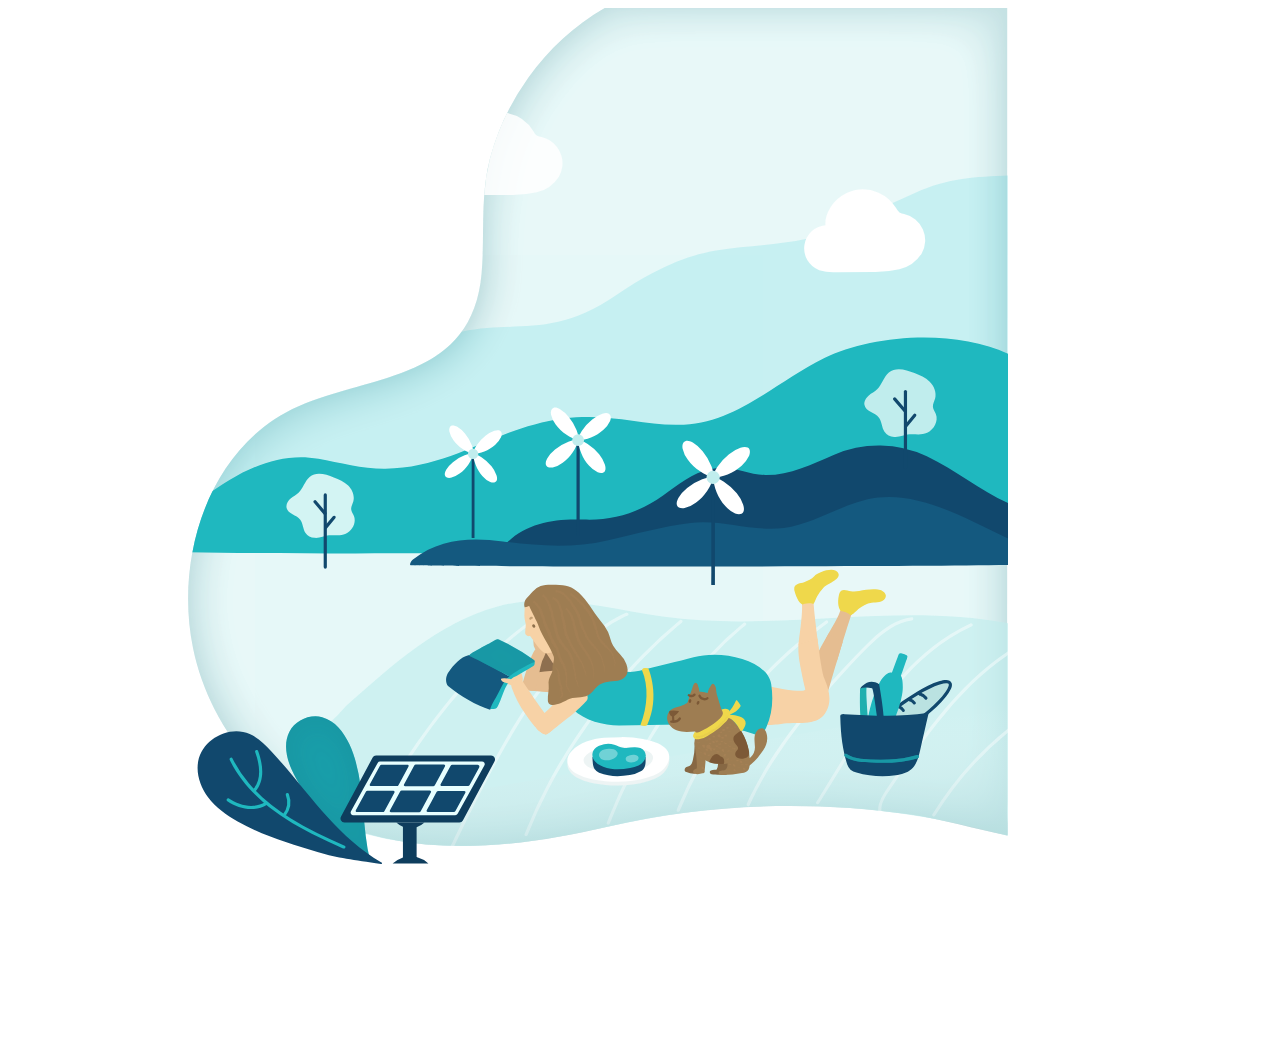
<file: Index/img/SVG_Index/banner01.html>
<!DOCTYPE html>
<html lang="en">
  <head>
    <meta charset="UTF-8" />
    <meta name="viewport" content="width=device-width, initial-scale=1.0" />
    <meta http-equiv="X-UA-Compatible" content="ie=edge" />

    <title>Document</title>
  </head>
  <body>
    <div class="row">
      <div class="col-g-6">
        <img src="img/Pic01-05.svg" class="img-fluid banner01_main_pic" />
        <svg
          xmlns="http://www.w3.org/2000/svg"
          xmlns:xlink="http://www.w3.org/1999/xlink"
          viewBox="0 0 75 137"
          id="banner_fram01"
        >
          <defs>
            <clipPath id="clip-path">
              <rect class="cls-1" x="-1049" y="-662" width="920" height="928" />
            </clipPath>
          </defs>
          <g id="wind_line4">
            <path
              class="ele01-cls-3"
              d="M36.1,45.61v80.83c0,3.72-.17,7.48,0,11.2v.16a1.5,1.5,0,0,0,3,0V57c0-3.72.17-7.48,0-11.2v-.16a1.5,1.5,0,0,0-3,0Z"
            />
            <g id="all_fram">
              <path
                class="ele01-cls-4"
                d="M37.61,47.2c7.07-.9,16.54-5.59,22.51-12.37A24.5,24.5,0,0,0,65.47,26c.85-3,.27-5.78-1.92-6.66-1.59-.64-3.85-.22-6,.75a31.1,31.1,0,0,0-8.9,6.3A44.27,44.27,0,0,0,40,38.1a23,23,0,0,0-2.33,6.78Z"
              />
              <path
                class="ele01-cls-4"
                d="M37.7,47.22c.9,7.07,5.59,16.54,12.37,22.51a24.44,24.44,0,0,0,8.82,5.34c3,.85,5.79.28,6.67-1.91.63-1.6.22-3.86-.76-6.06a31.34,31.34,0,0,0-6.29-8.9,44.27,44.27,0,0,0-11.72-8.58A23,23,0,0,0,40,47.29Z"
              />
              <path
                class="ele01-cls-4"
                d="M37.71,47.1c-.9,7.07-5.59,16.54-12.37,22.51A24.5,24.5,0,0,1,16.51,75c-3,.85-5.79.27-6.66-1.92-.64-1.59-.22-3.85.75-6.05a31.1,31.1,0,0,1,6.3-8.9,44,44,0,0,1,11.71-8.58,22.74,22.74,0,0,1,6.78-2.34Z"
              />
              <path
                class="ele01-cls-4"
                d="M37.57,47.09C30.5,46.19,21,41.5,15.05,34.72a24.47,24.47,0,0,1-5.34-8.83c-.85-3-.28-5.79,1.92-6.66,1.59-.64,3.85-.22,6,.75a31.1,31.1,0,0,1,8.9,6.3A44.23,44.23,0,0,1,35.16,38a22.7,22.7,0,0,1,2.33,6.78Z"
              />
              <animateTransform
                attributeName="transform"
                attributeType="xml"
                type="rotate"
                from="0 38 48"
                to="360 38 48"
                begin="1s"
                dur="5s"
                fill="freeze"
                repeatCount="indefinite"
              ></animateTransform>
            </g>

            <circle class="ele01-cls-5" cx="37.6" cy="47.03" r="5.51" />
          </g>
        </svg>
        <svg
          xmlns="http://www.w3.org/2000/svg"
          xmlns:xlink="http://www.w3.org/1999/xlink"
          viewBox="0 0 75 137"
          id="banner_fram02"
        >
          <defs>
            <clipPath id="clip-path">
              <rect class="cls-1" x="-1049" y="-662" width="920" height="928" />
            </clipPath>
          </defs>
          <g id="wind_line4">
            <path
              class="ele01-cls-3"
              d="M36.1,45.61v80.83c0,3.72-.17,7.48,0,11.2v.16a1.5,1.5,0,0,0,3,0V57c0-3.72.17-7.48,0-11.2v-.16a1.5,1.5,0,0,0-3,0Z"
            />
            <g id="all_fram">
              <path
                class="ele01-cls-4"
                d="M37.61,47.2c7.07-.9,16.54-5.59,22.51-12.37A24.5,24.5,0,0,0,65.47,26c.85-3,.27-5.78-1.92-6.66-1.59-.64-3.85-.22-6,.75a31.1,31.1,0,0,0-8.9,6.3A44.27,44.27,0,0,0,40,38.1a23,23,0,0,0-2.33,6.78Z"
              />
              <path
                class="ele01-cls-4"
                d="M37.7,47.22c.9,7.07,5.59,16.54,12.37,22.51a24.44,24.44,0,0,0,8.82,5.34c3,.85,5.79.28,6.67-1.91.63-1.6.22-3.86-.76-6.06a31.34,31.34,0,0,0-6.29-8.9,44.27,44.27,0,0,0-11.72-8.58A23,23,0,0,0,40,47.29Z"
              />
              <path
                class="ele01-cls-4"
                d="M37.71,47.1c-.9,7.07-5.59,16.54-12.37,22.51A24.5,24.5,0,0,1,16.51,75c-3,.85-5.79.27-6.66-1.92-.64-1.59-.22-3.85.75-6.05a31.1,31.1,0,0,1,6.3-8.9,44,44,0,0,1,11.71-8.58,22.74,22.74,0,0,1,6.78-2.34Z"
              />
              <path
                class="ele01-cls-4"
                d="M37.57,47.09C30.5,46.19,21,41.5,15.05,34.72a24.47,24.47,0,0,1-5.34-8.83c-.85-3-.28-5.79,1.92-6.66,1.59-.64,3.85-.22,6,.75a31.1,31.1,0,0,1,8.9,6.3A44.23,44.23,0,0,1,35.16,38a22.7,22.7,0,0,1,2.33,6.78Z"
              />
              <animateTransform
                attributeName="transform"
                attributeType="xml"
                type="rotate"
                from="0 38 48"
                to="360 38 48"
                begin="1s"
                dur="5s"
                fill="freeze"
                repeatCount="indefinite"
              ></animateTransform>
            </g>

            <circle class="ele01-cls-5" cx="37.6" cy="47.03" r="5.51" />
          </g>
        </svg>
        <svg
          xmlns="http://www.w3.org/2000/svg"
          xmlns:xlink="http://www.w3.org/1999/xlink"
          viewBox="0 0 75 137"
          id="banner_fram03"
        >
          <defs>
            <clipPath id="clip-path">
              <rect class="cls-1" x="-1049" y="-662" width="920" height="928" />
            </clipPath>
          </defs>
          <g id="wind_line4">
            <path
              class="ele01-cls-3"
              d="M36.1,45.61v80.83c0,3.72-.17,7.48,0,11.2v.16a1.5,1.5,0,0,0,3,0V57c0-3.72.17-7.48,0-11.2v-.16a1.5,1.5,0,0,0-3,0Z"
            />
            <g id="all_fram">
              <path
                class="ele01-cls-4"
                d="M37.61,47.2c7.07-.9,16.54-5.59,22.51-12.37A24.5,24.5,0,0,0,65.47,26c.85-3,.27-5.78-1.92-6.66-1.59-.64-3.85-.22-6,.75a31.1,31.1,0,0,0-8.9,6.3A44.27,44.27,0,0,0,40,38.1a23,23,0,0,0-2.33,6.78Z"
              />
              <path
                class="ele01-cls-4"
                d="M37.7,47.22c.9,7.07,5.59,16.54,12.37,22.51a24.44,24.44,0,0,0,8.82,5.34c3,.85,5.79.28,6.67-1.91.63-1.6.22-3.86-.76-6.06a31.34,31.34,0,0,0-6.29-8.9,44.27,44.27,0,0,0-11.72-8.58A23,23,0,0,0,40,47.29Z"
              />
              <path
                class="ele01-cls-4"
                d="M37.71,47.1c-.9,7.07-5.59,16.54-12.37,22.51A24.5,24.5,0,0,1,16.51,75c-3,.85-5.79.27-6.66-1.92-.64-1.59-.22-3.85.75-6.05a31.1,31.1,0,0,1,6.3-8.9,44,44,0,0,1,11.71-8.58,22.74,22.74,0,0,1,6.78-2.34Z"
              />
              <path
                class="ele01-cls-4"
                d="M37.57,47.09C30.5,46.19,21,41.5,15.05,34.72a24.47,24.47,0,0,1-5.34-8.83c-.85-3-.28-5.79,1.92-6.66,1.59-.64,3.85-.22,6,.75a31.1,31.1,0,0,1,8.9,6.3A44.23,44.23,0,0,1,35.16,38a22.7,22.7,0,0,1,2.33,6.78Z"
              />
              <animateTransform
                attributeName="transform"
                attributeType="xml"
                type="rotate"
                from="0 38 48"
                to="360 38 48"
                begin="1s"
                dur="5s"
                fill="freeze"
                repeatCount="indefinite"
              ></animateTransform>
            </g>

            <circle class="ele01-cls-5" cx="37.6" cy="47.03" r="5.51" />
          </g>
        </svg>
        <svg id="banner_wind01" xmlns="http://www.w3.org/2000/svg" viewBox="0 0 635 207">
          <defs>
            <style>
              .ele02-cls-1 {
                fill: none;
              }
            </style>
          </defs>
          <g id="wind_line4">
            <path
              class="ele02-cls-1 path"
              fill="none"
              stroke="#11486D"
              stroke-width="3"
              d="M30.36,9.08A73.9,73.9,0,0,0,21,43.91,76.92,76.92,0,0,0,28.44,76C38.49,97.9,56.49,115.6,75.8,129.46c20.72,14.88,44.25,26,69.24,31.38a191.89,191.89,0,0,0,49.47,3.73,89.49,89.49,0,0,0,22.7-3.61,61.55,61.55,0,0,0,10.58-4.41c2.57-1.37,5.29-3,6.78-5.62,3-5.18-1-9.93-5.7-12-6.21-2.79-14.17-3-20.85-2.66-13,.72-27.48,7.56-30.63,21.37s6.44,26.39,17.44,33.55c12,7.82,26,10.29,40.1,10.36,28.38.13,55.45-9.89,80.44-22.56,26.37-13.37,51.05-29.76,77-43.84,28.09-15.22,57.91-26.31,89.43-31.89a284.75,284.75,0,0,1,96.54-.53q11.82,2,23.42,5c1.87.48,2.67-2.41.8-2.89a288.33,288.33,0,0,0-176.21,11c-26.32,10.38-50.5,25.14-74.77,39.5-23.47,13.87-47.39,27.82-73.49,36.16a142.08,142.08,0,0,1-38.8,7c-14.1.44-28.29-1.24-40.66-8.46-11.7-6.83-23.55-20.87-17.18-35.21s24.1-16.74,38-15.1c4.39.52,17.76,3.61,11.89,10.65-2,2.45-5.43,3.89-8.26,5.18a61.87,61.87,0,0,1-11.4,3.83,108.34,108.34,0,0,1-23.14,2.38A210.36,210.36,0,0,1,165,161c-26.1-2.57-51-11.34-73.42-24.75C55.09,114.43,13.75,73.9,26.28,27.08A76,76,0,0,1,33,10.6c.92-1.7-1.67-3.22-2.59-1.52Z"
            />
          </g>
        </svg>
      </div>
    </div>
  </body>

  <style>
    .col-g-6 {
      position: relative;
      max-width: 1000px;
    }
    img.banner01_main_pic {
      max-width: 1000px;
      position: relative;
    }
    /* banner01 def */
    .ele01-cls-1 {
      fill: none;
    }

    .ele01-cls-2 {
      clip-path: url(#clip-path);
    }

    .ele01-cls-3 {
      fill: #11486d;
    }

    .ele01-cls-4 {
      fill: #fff;
    }

    .ele01-cls-5 {
      fill: #c0eded;
    }
    #banner_fram01,
    #banner_fram02,
    #banner_fram03 {
      position: absolute;
    }
    #banner_fram01 {
      width: 90px;
      top: 40%;
      right: 250px;
    }
    #banner_fram02 {
      width: 80px;
      top: 37%;
      right: 390px;
    }
    #banner_fram03 {
      width: 70px;
      top: 39%;
      right: 500px;
    }

    #banner_wind01 {
      position: absolute;
      bottom: 20px;
      left: 20px;
    }
    .path {
      stroke-dasharray: 2000;
      stroke-dashoffset: 2000;
      animation: dash 3s linear infinite;
    }

    @keyframes dash {
      to {
        stroke-dashoffset: 1150;
      }
    }
  </style>
</html>
</file>
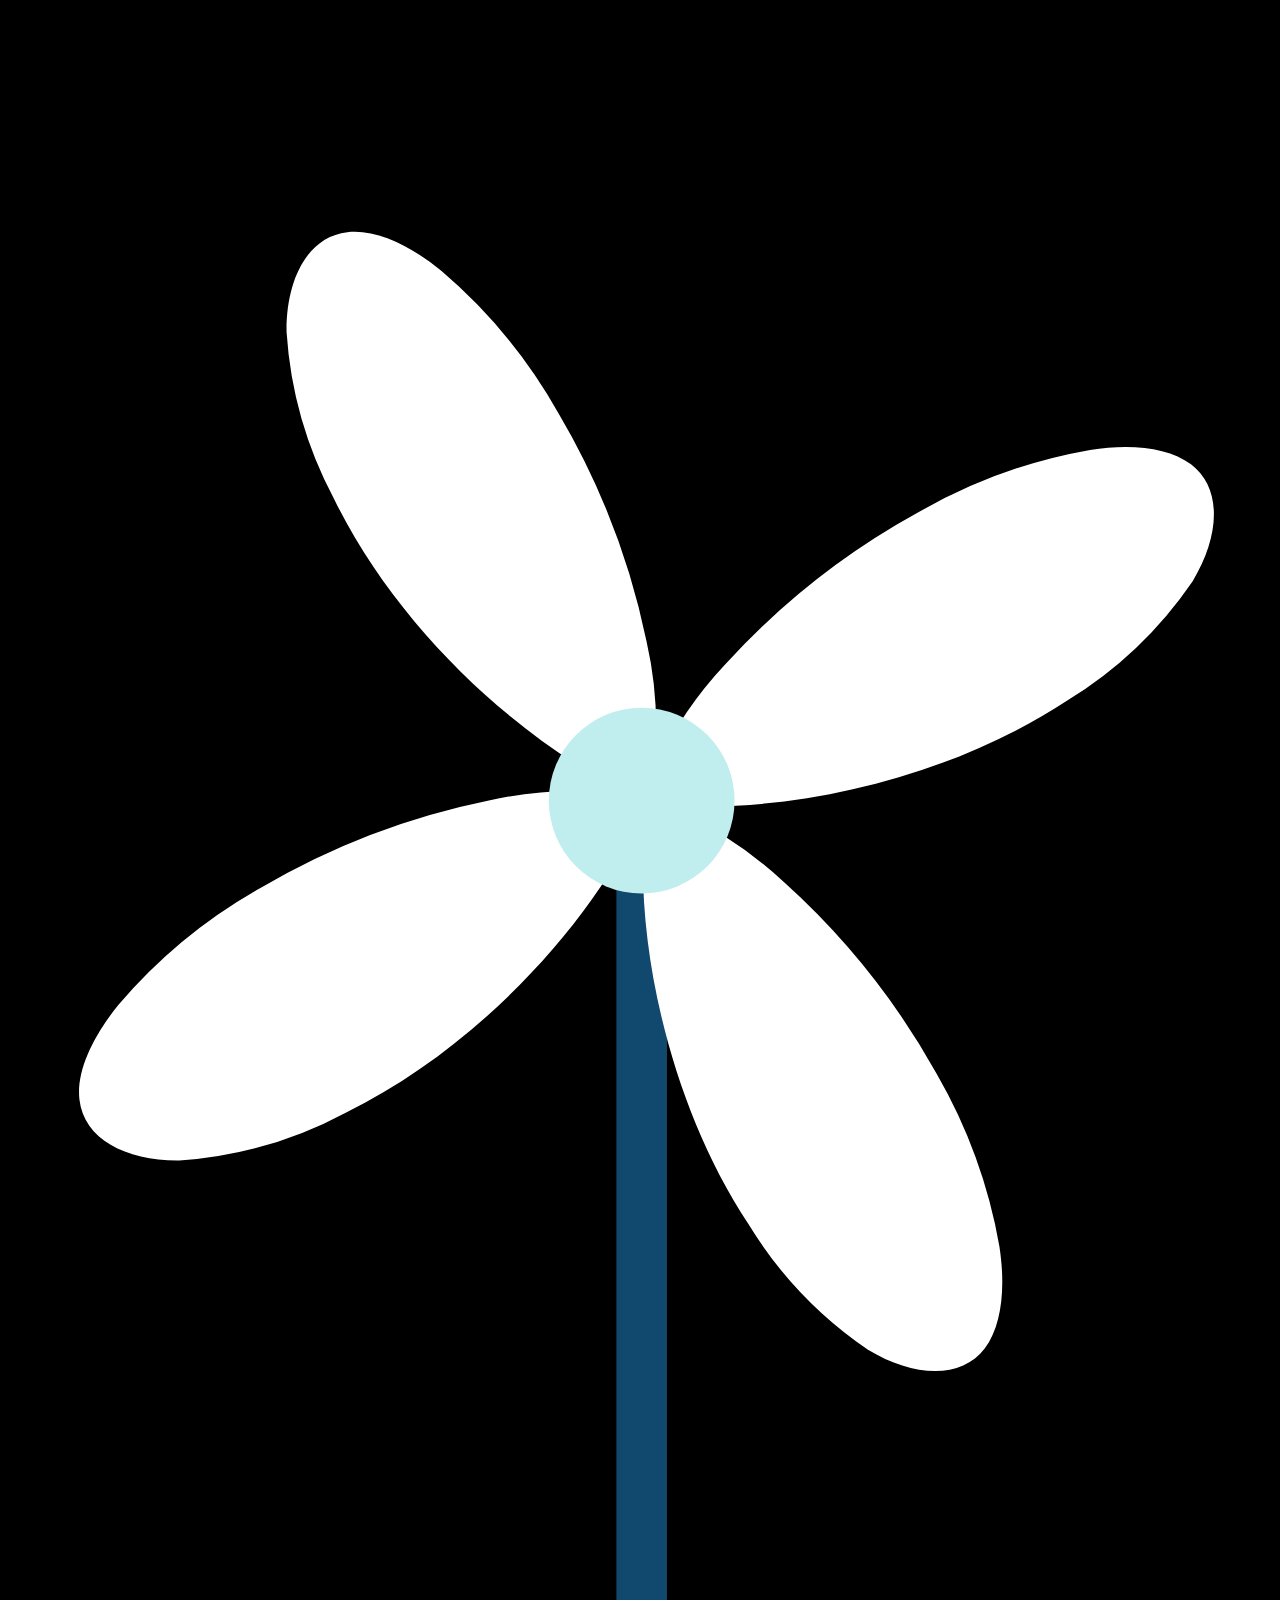
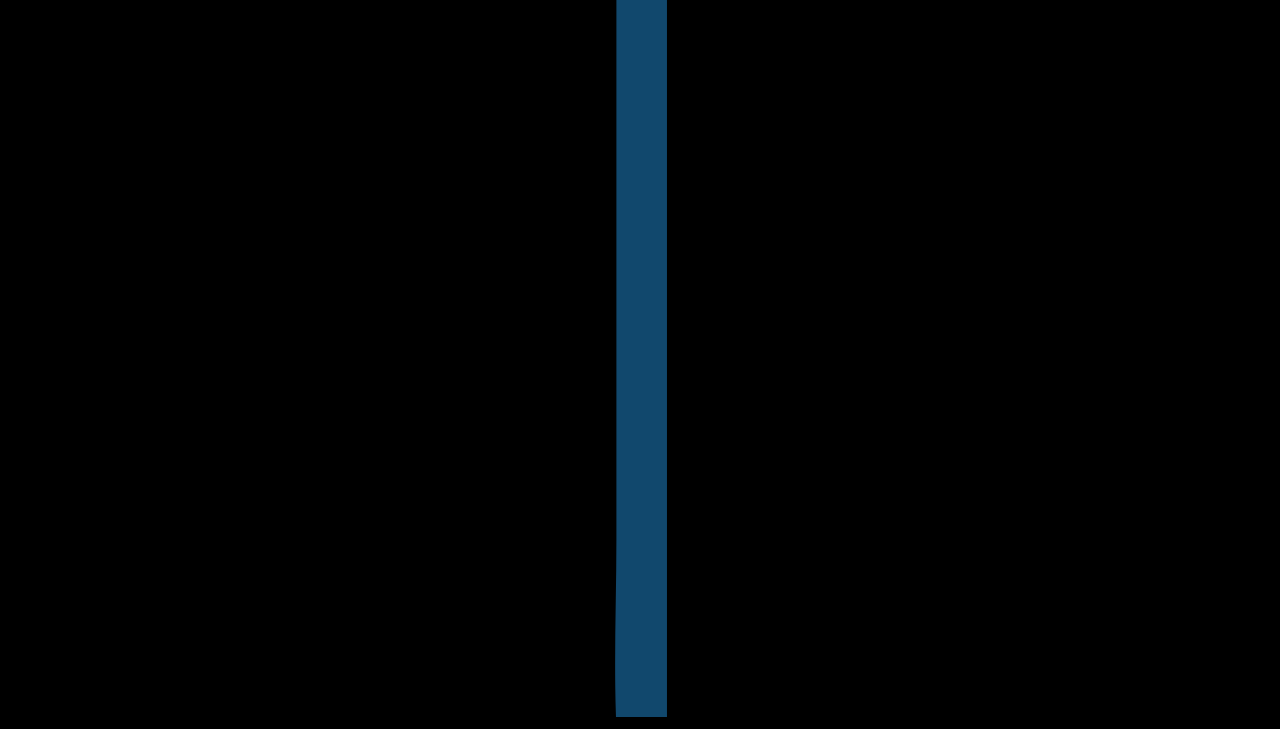
<file: Index/img/SVG_Index/fram01.html>
<!DOCTYPE html>
<html lang="en">
  <head>
    <meta charset="UTF-8" />
    <meta name="viewport" content="width=device-width, initial-scale=1.0" />
    <meta http-equiv="X-UA-Compatible" content="ie=edge" />
    <title>Document</title>
  </head>
  <body>
    <svg
      xmlns="http://www.w3.org/2000/svg"
      xmlns:xlink="http://www.w3.org/1999/xlink"
      viewBox="0 0 75 137"
    >
      <defs>
        <style>
          .ele01-cls-1 {
            fill: none;
          }

          .ele01-cls-2 {
            clip-path: url(#clip-path);
          }

          .ele01-cls-3 {
            fill: #11486d;
          }

          .ele01-cls-4 {
            fill: #fff;
          }

          .ele01-cls-5 {
            fill: #c0eded;
          }
        </style>
        <clipPath id="clip-path">
          <rect class="cls-1" x="-1049" y="-662" width="920" height="928" />
        </clipPath>
      </defs>
      <g id="wind_line4">
        <path
          class="ele01-cls-3"
          d="M36.1,45.61v80.83c0,3.72-.17,7.48,0,11.2v.16a1.5,1.5,0,0,0,3,0V57c0-3.72.17-7.48,0-11.2v-.16a1.5,1.5,0,0,0-3,0Z"
        />
        <g id="all_fram">
          <path
            class="ele01-cls-4"
            d="M37.61,47.2c7.07-.9,16.54-5.59,22.51-12.37A24.5,24.5,0,0,0,65.47,26c.85-3,.27-5.78-1.92-6.66-1.59-.64-3.85-.22-6,.75a31.1,31.1,0,0,0-8.9,6.3A44.27,44.27,0,0,0,40,38.1a23,23,0,0,0-2.33,6.78Z"
          />
          <path
            class="ele01-cls-4"
            d="M37.7,47.22c.9,7.07,5.59,16.54,12.37,22.51a24.44,24.44,0,0,0,8.82,5.34c3,.85,5.79.28,6.67-1.91.63-1.6.22-3.86-.76-6.06a31.34,31.34,0,0,0-6.29-8.9,44.27,44.27,0,0,0-11.72-8.58A23,23,0,0,0,40,47.29Z"
          />
          <path
            class="ele01-cls-4"
            d="M37.71,47.1c-.9,7.07-5.59,16.54-12.37,22.51A24.5,24.5,0,0,1,16.51,75c-3,.85-5.79.27-6.66-1.92-.64-1.59-.22-3.85.75-6.05a31.1,31.1,0,0,1,6.3-8.9,44,44,0,0,1,11.71-8.58,22.74,22.74,0,0,1,6.78-2.34Z"
          />
          <path
            class="ele01-cls-4"
            d="M37.57,47.09C30.5,46.19,21,41.5,15.05,34.72a24.47,24.47,0,0,1-5.34-8.83c-.85-3-.28-5.79,1.92-6.66,1.59-.64,3.85-.22,6,.75a31.1,31.1,0,0,1,8.9,6.3A44.23,44.23,0,0,1,35.16,38a22.7,22.7,0,0,1,2.33,6.78Z"
          />
          <animateTransform
            attributeName="transform"
            attributeType="xml"
            type="rotate"
            from="0 38 48"
            to="360 38 48"
            begin="1s"
            dur="5s"
            fill="freeze"
            repeatCount="indefinite"
          ></animateTransform>
        </g>

        <circle class="ele01-cls-5" cx="37.6" cy="47.03" r="5.51" />
      </g>
    </svg>
  </body>
  <style>
    html,
    body {
      background-color: #000;
    }
  </style>
</html>
</file>
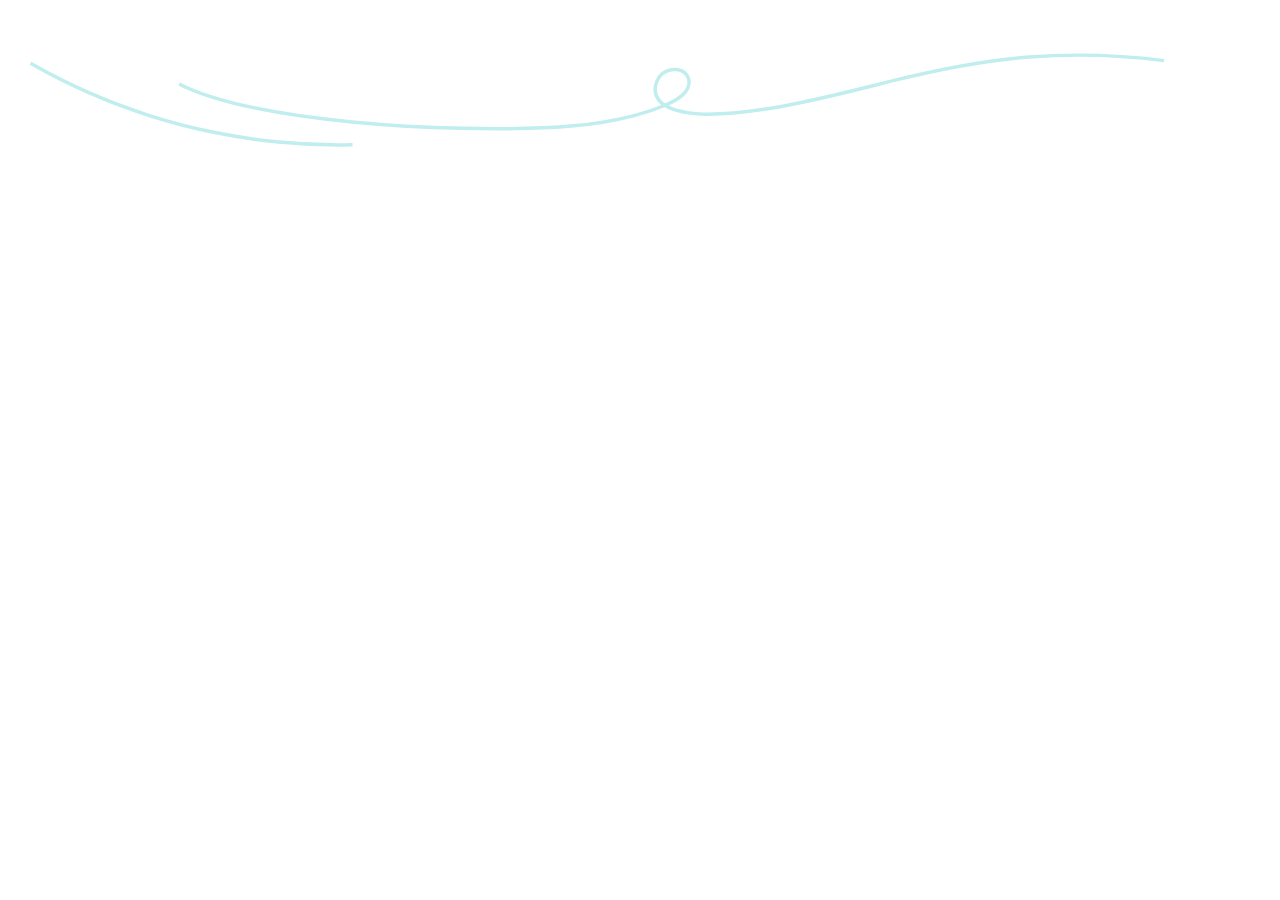
<file: Index/img/SVG_Index/map_wind.html>
<!DOCTYPE html>
<html lang="en">
  <head>
    <meta charset="UTF-8" />
    <meta name="viewport" content="width=viewBox="0 0 1095 132">
    <meta http-equiv="X-UA-Compatible" content="ie=edge" />
    <title>Document</title>
  </head>
  <body>
    <svg xmlns="http://www.w3.org/2000/svg" viewBox="0 0 1095 132">
      <g id="wind_line6">
        <path
          stroke-width="3"
          stroke="#c0eded"
          class="map_wind"
          fill="none"
          d="M19.5,47.93A520.27,520.27,0,0,0,70,73.39a536.64,536.64,0,0,0,53.05,20,542.39,542.39,0,0,0,55.11,14.31,542.78,542.78,0,0,0,56.31,8.47,532.7,532.7,0,0,0,56.77,2.5q3.6,0,7.2-.11c1.93-.05,1.94-3.05"
        />
        <path
          stroke-width="3"
          stroke="#c0eded"
          class="map_wind02"
          fill="none"
          d="M148.19,65.82C167.92,76,190,81.55,211.58,86.11c28.49,6,57.44,9.8,86.4,12.59,31.8,3.08,63.73,4.84,95.66,5.53,32.18.7,64.61.74,96.68-2.16a308.29,308.29,0,0,0,53-9,209.25,209.25,0,0,0,25.45-8.61c6.56-2.72,13.45-5.81,18-11.54,3.29-4.17,4.7-10.1,1.36-14.71-3-4.14-8.71-5.34-13.52-4.64-11.73,1.71-18,16.43-10.92,26.05,3.68,5,9.9,7.45,15.68,9.12a94.66,94.66,0,0,0,25,3.24c18.44.24,37-2.07,55.22-4.93,37.41-5.9,74-15.92,110.72-24.95,37.68-9.25,75.58-16.78,114.33-19.67a575.27,575.27,0,0,1,116.81,3.17c10,1.29"
        />
        <!-- <path
          class="map_wind01"
          fill="#c0eded"
          d="M1017.13,34.34l7.22,8.08,3.62,4,1.8,2c.2.22.64.54.73.83.19.65.29-.06-.08.49s-1.34.87-1.8,1.15c-.77.47-1.54.93-2.32,1.38q-2.16,1.23-4.38,2.32a83.21,83.21,0,0,1-9.21,3.84c-1.82.63-1,3.53.79,2.89a88.15,88.15,0,0,0,10.74-4.54c1.74-.88,3.45-1.83,5.12-2.83,1.35-.81,3.29-1.66,4-3.13.85-1.68-.26-3.12-1.33-4.33-1.42-1.6-2.85-3.19-4.27-4.78l-8.54-9.55c-1.29-1.44-3.4.69-2.12,2.12Z"
        /> -->
      </g>
    </svg>
  </body>
  <style>
    .map_wind {
      stroke-dasharray: 1000;
      stroke-dashoffset: 1000;
      animation: map_wind 5s linear forwards infinite;
    }
    .map_wind02 {
      stroke-dasharray: 2000;
      stroke-dashoffset: 2000;
      animation: map_wind02 5s linear forwards infinite;
    }
    @keyframes map_wind {
      0% {
        stroke-dashoffset: 1000;
      }
      100% {
        stroke-dashoffset: 0;
      }
    }
    @keyframes map_wind02 {
      0% {
        stroke-dashoffset: 2000;
      }
      100% {
        stroke-dashoffset: 0;
      }
    }
  </style>
</html>
</file>
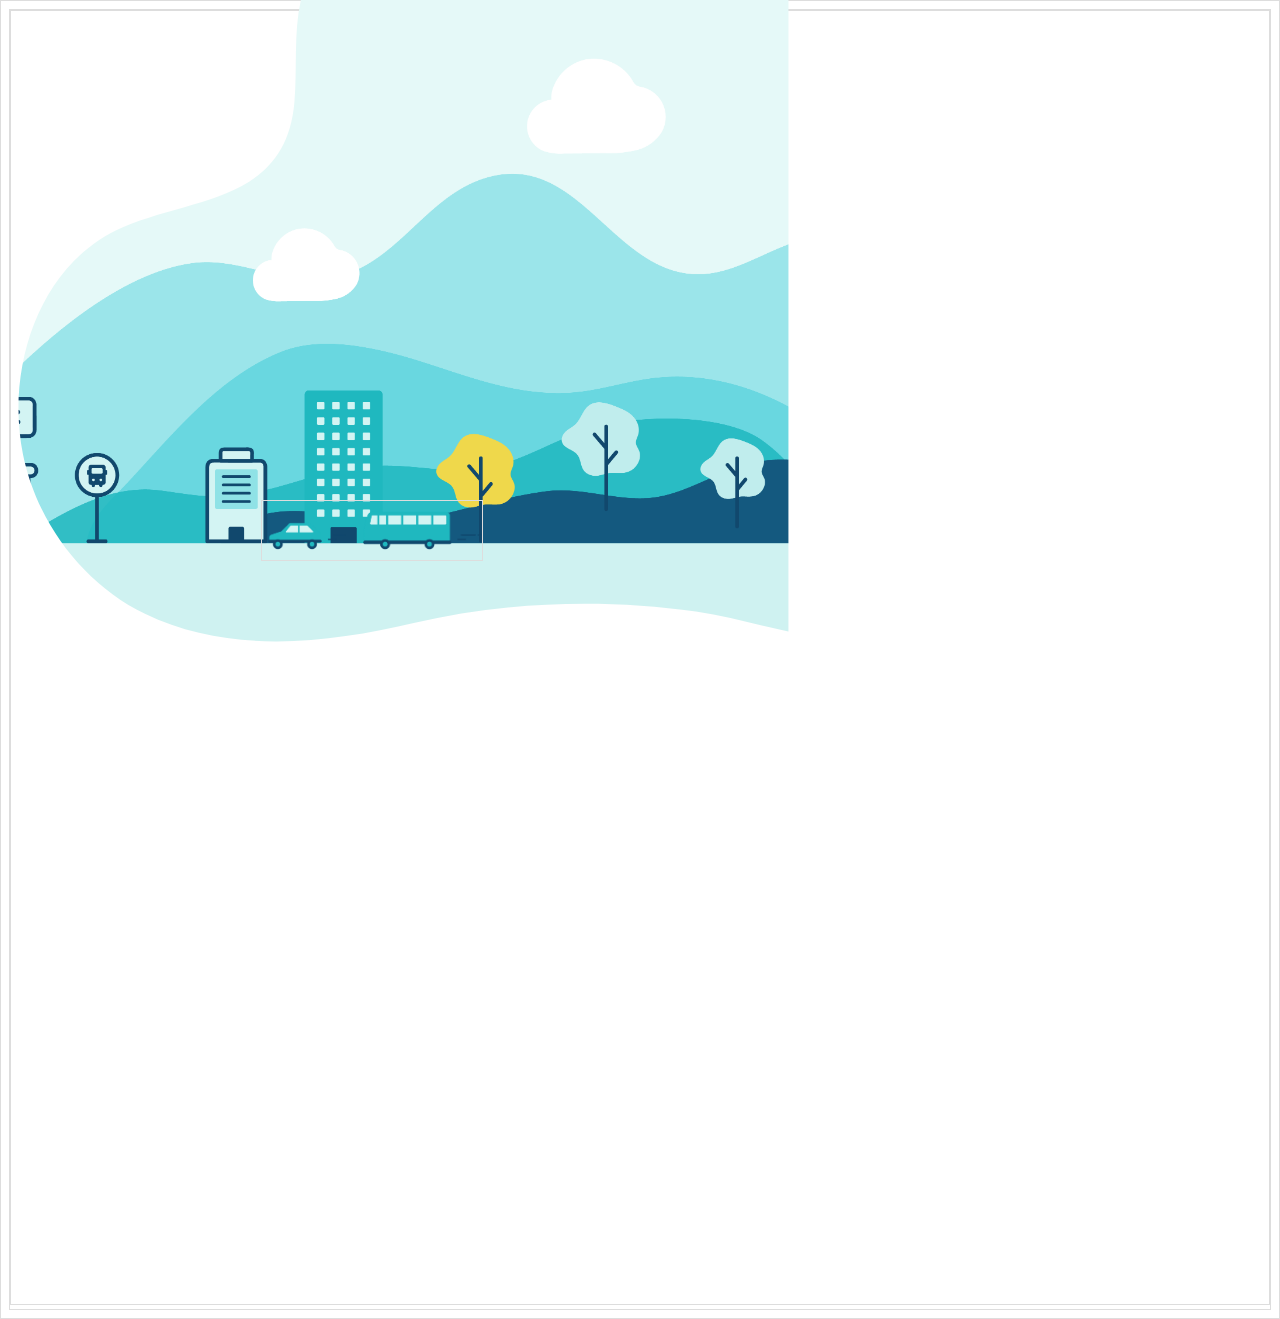
<file: Index/img/SVG_Index/test.html>
<!DOCTYPE html>
<html lang="en">
  <head>
    <meta charset="UTF-8" />
    <meta name="viewport" content="width=device-width, initial-scale=1.0" />
    <meta http-equiv="X-UA-Compatible" content="ie=edge" />
    <title>Document</title>
  </head>
  <body>
    <svg xmlns="http://www.w3.org/2000/svg" xmlns:xlink="http://www.w3.org/1999/xlink" viewBox="0 0 941 967">
      <defs>
        <clipPath id="shape">
          <path
            transform="translate(0,0) scale(1)"
            d="M778.43,783.46c-30.45-6-60-15.24-92.42-19.86-92.7-13.25-191.86-10-282.36,11.5C315.46,796.05,217.12,806,135,765.87,73.51,735.84,27,675,13,606.45-4.62,519.62,29.51,415.36,112.36,379.4c70.78-30.72,163.41-24.87,172.1-125.44,3.13-36.21-1.5-72.55,7.91-108a234.05,234.05,0,0,1,35.78-75.71C349.28,40.6,377.17,16,409-.5h.67c173.59.45,235.38-.11,368.8-.11Z"
          />
        </clipPath>
      </defs>
    </svg>
    <div class="path_car" />
      <div><img src="img/car-03.png" class="car_banner"></div>
    </div >
  </body>

  <style>
    * {
      border: 1px solid #ddd;
    }

    .path_car {
      width: 1000px;
      height: 1000px;
      position: absolute;
      top: 0;
      /* background-color: tomato; */
      -webkit-clip-path: url(#shape);
      clip-path: url(#shape);
      background-size: cover;
      background-repeat: repeat-x;
      background-image: url('img/home_page_car-02.png');
      animation: path_car 155s infinite forwards;
      transform: translate(0, -152px);
    }

    img.car_banner{
      width: 220px;
      position: absolute;
      bottom: 288px;
      z-index: 2;
    left: 250px;
    }

    @keyframes path_car {
      0% {
        background-position: 0% 0%;
      }
      100% {
        background-position: -1000% 50%;
      }
    }
  </style>
</html>
</file>
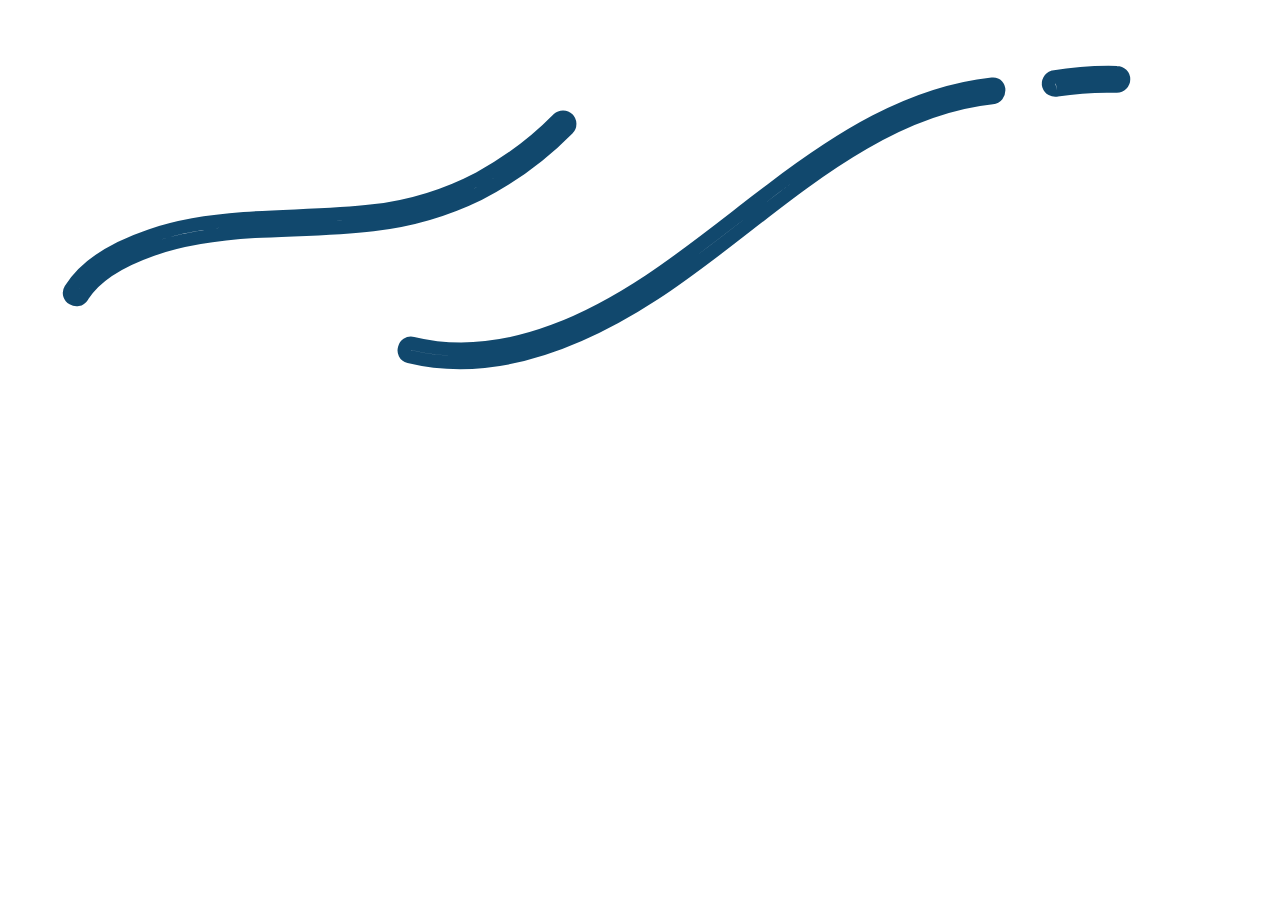
<file: Index/img/SVG_Index/wind02.html>
<!DOCTYPE html>
<html lang="en">
  <head>
    <meta charset="UTF-8" />
    <meta name="viewport" content="width=device-width, initial-scale=1.0" />
    <meta http-equiv="X-UA-Compatible" content="ie=edge" />
    <title>Document</title>
  </head>
  <body>
    <svg xmlns="http://www.w3.org/2000/svg" viewBox="0 0 282 94">
      <defs>
        <style>
          .ele03-cls-1 {
            fill: none;
          }
        </style>
      </defs>
      <g id="wind_line4">
        <path
          stroke="#11486D"
          stroke-width="3"
          class="ele03-cls-1 path02"
          d="M16.54,64.3C19.87,59,26.29,55.91,32,53.9c7.45-2.6,15.2-3.61,23.05-4.06,8.78-.5,17.61-.47,26.35-1.54A71.92,71.92,0,0,0,105,41.47a77.22,77.22,0,0,0,19.91-14.6,1.5,1.5,0,0,0-2.12-2.12A74.82,74.82,0,0,1,105.16,38,67.46,67.46,0,0,1,81.44,45.3c-16.54,2-33.62.09-49.64,5.52-6.71,2.27-14,5.74-17.85,12-1,1.64,1.57,3.15,2.59,1.51Z"
        />
        <g class="wind02 path02">
          <path
            stroke="#11486D "
            stroke-width="3"
            class="ele03-cls-1"
            d="M89.48,77.74c19.42,4.74,38.68-3.55,54.72-14s30.06-24,46.73-33.62C199.76,25,209.38,21.06,219.59,20c1.9-.2,1.92-3.21,0-3C201,19,185,29.42,170.48,40.44c-15.43,11.68-30.35,24.79-48.74,31.66-10.07,3.75-20.91,5.33-31.46,2.75-1.88-.46-2.68,2.44-.8,2.89Z"
          />
          <path
            stroke="#11486D"
            stroke-width="3"
            class="ele03-cls-1"
            d="M234,18.28a70.59,70.59,0,0,1,13.38-.86,1.5,1.5,0,0,0,0-3,74.94,74.94,0,0,0-14.18,1,1.51,1.51,0,0,0-1,1.84A1.54,1.54,0,0,0,234,18.28Z"
          />
        </g>
      </g>
    </svg>
  </body>
  <style>
    .path02 {
      stroke-dasharray: 100% 0;
      animation: dash 4s linear infinite;
    }

    @keyframes dash {
      100% {
        stroke-dasharray: 0% 100%;
      }
    }
  </style>
</html>
</file>
<file: cases/case01/css/_variable.css>
.navbar-brand {
  color: #11486d !important;
}

nav {
  background-color: rgba(255, 255, 255, 0.94);
}

.navbar-toggler:focus,
.navbar-toggler:hover {
  outline: none;
}

.navbar-light .navbar-toggler {
  border-color: transparent;
}

.carousel-indicators li {
  width: 16px;
  height: 16px;
  border-radius: 50%;
  margin-right: 30px;
}

.carousel-indicators {
  bottom: 100px;
}

.nav-item {
  margin-right: 40px;
}

#fish_graphic h2,
#slove h2,
#offer h2,
#dashboard h2,
#news h2 {
  font-weight: 900;
  color: #11486d;
  font-size: 60px;
  font-family: "Open Sans", sans-serif;
  text-align: center;
}

.text {
  color: #11486d;
  font-size: 28px;
}

.title_decor {
  width: 148px;
  height: 6px;
  margin: 0 auto;
  background-color: #c0eded;
}

.dialog01_content h3 {
  color: #2b5166;
  font-size: 24px;
}

.dialog01_content p {
  color: #2b5166;
  font-size: 28px;
}

.bird {
  position: absolute;
  width: 50px;
  top: 100px;
  left: -20px;
  animation: fly 6s linear infinite;
}
.bird .wing {
  position: absolute;
  width: 50%;
  height: 20px;
  border-top: 4px solid #11486d;
  border-radius: 100%;
}
.bird .wing.-left {
  transform-origin: 100% 50%;
  animation: wingLeft 0.8s cubic-bezier(0.445, 0.05, 0.55, 0.95) infinite alternate;
}
.bird .wing.-right {
  right: 0;
  transform-origin: 0 50%;
  animation: wingRight 0.8s cubic-bezier(0.445, 0.05, 0.55, 0.95) infinite alternate;
}

.bird02 {
  width: 80px;
  top: 100px;
  left: 210px;
  animation: fly 5s 0.5s linear infinite;
}

@keyframes wingLeft {
  0% {
    transform: rotateZ(30deg);
  }
  100% {
    transform: rotateZ(-20deg);
  }
}
@keyframes wingRight {
  0% {
    transform: rotateZ(-30deg);
  }
  100% {
    transform: rotateZ(20deg);
  }
}
@keyframes fly {
  0% {
    opacity: 0;
    transform: translateZ(500px);
  }
  20% {
    opacity: 1;
    transform: translateZ(100px);
  }
  100% {
    transform: translateZ(0px) scale(0);
  }
}
@media (max-width: 1024px) {
  #fish_graphic h2,
#slove h2,
#offer h2,
#dashboard h2,
#news h2 {
    font-size: 40px;
  }

  .carousel-indicators {
    bottom: 30px;
  }
}
@media (max-width: 414px) {
  #fish_graphic h2,
#slove h2,
#offer h2,
#dashboard h2,
#news h2 {
    font-size: 32px;
  }

  .title_decor {
    width: 80px;
  }

  footer .container {
    padding: 0 50px;
  }
}
</file>
<file: cases/case01/css/load.css>
*,
*:before,
*:after {
  box-sizing: border-box;
  outline: none;
}

.pageload {
  position: fixed;
  width: 100%;
  height: 100%;
  z-index: 9999999999;
}
.pageload .page {
  height: 110%;
  width: 110%;
  position: absolute;
  top: 50%;
  left: 50%;
  -webkit-transform: translate(-50%, -50%);
  transform: translate(-50%, -50%);
  background: #c0eded;
  border-radius: 6px;
  overflow: hidden;
}
.pageload_end {
  display: none;
  transition: 1s;
}
.pageload .percent {
  color: #fff;
  position: absolute;
  top: 0;
  left: 0;
  width: 100%;
  height: 100%;
  text-align: center;
  font-weight: lighter;
  z-index: 10;
  display: -webkit-box;
  display: flex;
  -webkit-box-align: center;
  align-items: center;
  -webkit-box-pack: center;
  justify-content: center;
}

.percent__inner {
  display: inline-block;
}

.percent__num {
  display: inline-block;
  font-size: 60px;
}

.percent__sign {
  display: inline-block;
  font-size: 28px;
}

.pageload .water {
  position: absolute;
  height: 100%;
  width: 100%;
  z-index: 5;
  bottom: 0;
  left: 0;
  background: #94e5e8;
  -webkit-transform: translate(0, 50%);
  transform: translate(0, 50%);
}

.pageload .water__inner {
  position: absolute;
  width: 100%;
  height: 50%;
  top: 0;
  left: 0;
  overflow: hidden;
}

.pageload .water__wave {
  width: 200%;
  position: absolute;
  bottom: 100%;
}

.pageload .water__wave_back {
  right: 0;
  fill: #84d7da;
  -webkit-animation: wave-back 2.2s infinite linear;
  animation: wave-back 2.2s infinite linear;
}

.pageload .water__wave_front {
  left: 0;
  fill: #94e5e8;
  margin-bottom: -1px;
  -webkit-animation: wave-front 1.7s infinite linear;
  animation: wave-front 1.7s infinite linear;
}

@keyframes wave-front {
  100% {
    -webkit-transform: translate(-50%, 0);
    transform: translate(-50%, 0);
  }
}

@-webkit-keyframes wave-back {
  100% {
    -webkit-transform: translate(50%, 0);
    transform: translate(50%, 0);
  }
}

@keyframes wave-back {
  100% {
    -webkit-transform: translate(50%, 0);
    transform: translate(50%, 0);
  }
}
</file>
<file: cases/case01/css/fish_fin.css>
html,
body {
  font-family: 'Noto Sans TC', sans-serif;
  overflow-x: hidden;
}
* {
  /* border: 1px solid #dddd; */
}

section {
  position: relative;
}
#fish_graphic img {
  position: absolute;
}
#fish_graphic {
  padding: 100px 0px 100px 0px;
}
#fish_graphic .container {
  z-index: 1;
  position: relative;
  margin-top: 200px;
}
img.bg_sea {
  top: -130px;
  width: 100%;
  z-index: 0;
}
#flash02,
#flash01 {
  display: none;
}
img.bg_fish01 {
  width: 200px;
  margin-left: -200px;
  animation: fishswing01 24s infinite forwards linear;
}
img.bg_fish02 {
  width: 140px;
  right: 60px;
  margin-left: -200px;
  animation: fishswing02 36s infinite forwards linear;
}
img.let {
  top: -68px;
  left: 230px;
}
/* Back_top---------------------------------- */
.top {
  width: 50px;
  height: 50px;
  position: fixed;
  background-color: #1fb8bf;
  border-radius: 50%;
  z-index: 10;
  bottom: 50px;
  right: 100px;
  cursor: pointer;
  display: none;
}
.top:after {
  content: '＾';
  display: block;
  color: #fff;
  font-size: 40px;
  text-align: center;
  font-family: 'Maven Pro', sans-serif;
}
/* Back_top---------------------------------- */
.wave01 {
  position: absolute;
  top: 360px;
  left: 20px;
}
.wave02 {
  position: absolute;
  top: 260px;
  right: 120px;
}
.wave03 {
  position: absolute;
  top: 500px;
  right: 120px;
}
.wave04 {
  position: absolute;
  top: 460px;
  right: 180px;
}
.wave05 {
  position: absolute;
  bottom: -60px;
  left: 40%;
}

.btn_download {
  width: 296px;
  position: absolute;
  left: calc(50% - 160px);
  height: 75px;
  border-radius: 6px;
  z-index: 5;
  background-color: #3bd1d6;
  font-size: 26px;
  line-height: 3;
  letter-spacing: 0.05px;
  text-align: center;
  color: #ffffff;
  bottom: 28%;
  cursor: pointer;
  transition: 1s;
}
.btn_download:hover {
  background-color: #2dadaf;
}
/* ---------------circle */
.circle {
  width: 476px;
  height: 476px;
  border: solid 5px #c0eded;
  border-radius: 50%;
  margin: 200px auto 100px auto;
  position: relative;
  animation: circle 5s linear infinite;
}
.circle span.circle_ball {
  width: 28px;
  height: 28px;
  background-color: #3bc1c7;
  border-radius: 50%;
  top: -14px;
  left: calc(50% - 14px);
  position: absolute;
  transform-origin: 50% 250px;
}
.circle_ball_ani {
  animation: circelspin 4s linear infinite;
}
img.warn {
  width: 24px;
  top: -127px;
  right: 163px;
}

img.grid {
  top: -93px;
  right: 174px;
  width: 135px;
  opacity: 0;
}
img.tree {
  right: 133px;
  top: -40px;
  width: 200px;
  opacity: 0;
}
img.thanks {
  width: 124px;
  top: -110px;
  right: -8px;
  opacity: 0;
}
.circle_see {
  animation: circle_see 1s 3s linear forwards;
}
.circle_none {
  animation: circle_none 1s 3s linear forwards;
}
@keyframes circle_see {
  0% {
    opacity: 0;
  }
  100% {
    opacity: 1;
  }
}
@keyframes circle_none {
  0% {
    opacity: 1;
  }
  100% {
    opacity: 0;
  }
}
/*text---------------------*/

.circle span.text {
  width: 400px;
  height: 80px;
  position: absolute;
  z-index: 2;
  text-align: center;
  top: 40%;
  left: 8%;
  /* background-color: #f00; */
  overflow: hidden;
  transition: 1s;
}
.text_ani {
  animation: text_ani01 6s forwards;
}

@keyframes text_ani01 {
  0% {
    margin-top: 0px;
  }
  33% {
    margin-top: -90px;
    opacity: 0.8;
  }
  66% {
    margin-top: -170px;
    opacity: 0.5;
  }
  100% {
    margin-top: -260px;
    opacity: 0.4;
  }
}
/* graphic_pic設定 -------------*/
img.graphic_pic01 {
  width: 300px;
  top: -158px;
  right: 73px;
}
img.graphic_pic01_help {
  right: 23px;
  top: -108px;
}
img.graphic_pic02 {
  width: 136px;
  top: 54%;
  right: -15%;
}
img.graphic_pic03 {
  width: 140px;
  top: 57%;
  right: 80%;
}
/*--bar----------------------------*/
.bar {
  position: absolute;
  top: -133px;
  right: 196px;
  overflow: hidden;
  height: 80px;
  width: 92px;
}
.bar_inner_ani {
  transition: 0.5s;
  animation: bar_draw 4s 1 forwards;
}

@keyframes bar_draw {
  0% {
    transform: translate(0px, 0px);
  }
  100% {
    transform: translate(-42px, 0px);
  }
  100% {
    transform: translate(-62px, 0px);
  }
}
/*--wave---------------------------*/
.wave {
  animation: moveTheWave 5200ms linear infinite;
  stroke-dasharray: 0 16 101 16;
}
@keyframes moveTheWave {
  0% {
    stroke-dashoffset: 0;
    transform: translate3d(0, 0, 0);
  }

  100% {
    stroke-dashoffset: -133;
    transform: translate3d(-90px, 0, 0);
  }
}
/*--fishswing--*/
@keyframes fishswing01 {
  0% {
    transform: translate(0px, 0px);
  }
  50% {
    transform: translate(900px, -90px);
  }
  100% {
    transform: translate(2020px, -120px);
  }
}
@keyframes fishswing02 {
  0% {
    transform: translate(0px, 0px);
  }
  50% {
    transform: translate(-1000px, -80px);
  }
  100% {
    transform: translate(-2020px, -130px);
  }
}
/*--ball--*/
@keyframes circelspin {
  0% {
    transform: rotate(0deg);
  }
  25% {
    transform: rotate(120deg);
  }
  50% {
    transform: rotate(240deg);
  }
  100% {
    transform: rotate(360deg);
  }
}

/*--slove------------------------------------------*/
.carousel {
  height: auto;
  width: 100%;
  margin-top: -100px;
}
#slove .carousel-item {
  /* background-color: #dddd; */
  margin: 0 auto;
}

#slove {
  background-color: #fbfbfb;
  padding: 108px 0px;
}
#slove h2 {
  position: relative;
}
.light {
  display: inline-block;
  /* background-color: #555; */
  position: relative;
  z-index: 2;
}
.light_shadow {
  width: 57px;
  height: 41px;
  z-index: 0;
  background-color: transparent;
  position: absolute;
  border-radius: 50%;
  box-shadow: 0 0 10px 10px #f0d84b;
  top: 20px;
  left: 21px;
  z-index: 0;
  animation: light 1.5s infinite alternate;
}
img.light_bulb {
  width: 100px;
  z-index: 2;
  position: relative;
}
@keyframes light {
  0% {
    opacity: 0;
  }
  50% {
    opacity: 0.5;
  }
  100% {
    opacity: 1;
  }
}
.carousel-control-prev-icon {
  background-image: url('../img/fish&fins/how_we_solve/left.svg');
  width: 60px;
  height: 52px;
}
.carousel-control-next-icon {
  background-image: url('../img/fish&fins/how_we_solve/right.svg');
  width: 60px;
  height: 52px;
}
img.tb-01,
img.tb-02,
img.mb-01,
img.mb-02 {
  display: none;
}
/*--slove01------------------------------------------*/

.slove-01 img.circle01 {
  width: 350px;
  margin-left: auto;
}
img.person01 {
  width: 330px;
  margin-left: -90px;
  margin-top: 50px;
}
img.person02 {
  width: 260px;
  margin-top: 50px;
  margin-left: calc(50%);
}
.dialog01,
.dialog02 {
  margin-left: auto;
  position: relative;
  width: 100%;
  height: 300px;
  background-repeat: no-repeat;
  background-size: contain;
  background-position: 100% 50%;
}
.dialog01 {
  background-image: url('../img/fish&fins/how_we_solve/how-we-solve-circle-01.svg');
}
.dialog02 {
  background-image: url('../img/fish&fins/how_we_solve/how-we-solve-circle-02.svg');
}
img.question01,
img.question02 {
  position: absolute;
  width: 30px;
  animation: question_ani 1s infinite alternate;
}
img.question01 {
  top: 10px;
  left: -10px;
  transform: rotate(-10deg);
}
img.question02 {
  top: 30px;
  left: 35%;
  transform: rotate(10deg);
  animation-direction: alternate-reverse;
}
.dialog02 {
  margin-right: auto;
  margin-left: 0px;
  background-position: 0% 50%;
}
img.icon {
  width: 40px;
  position: absolute;
  animation: psicon 2s cubic-bezier(0.75, 0, 1, 1) infinite;
}
img.clock {
  top: 100px;
  right: -50px;
}
img.chart01 {
  top: 80px;
  right: 10px;
  animation-delay: 0.3s;
}
img.chart02 {
  width: 60px;
  top: 100px;
  right: 50%;
  animation-delay: 0.6s;
}
/*--slove02------------------------------------------*/

.slove-02 .dialog01 {
  background-image: url('../img/fish&fins/how_we_solve/how-we-solve-circle-03.svg');
}
.slove-02 .dialog02 {
  background-image: url('../img/fish&fins/how_we_solve/how-we-solve-circle-04.svg');
}
.slove-02 img.person02 {
  width: 350px;
  margin-top: 120px;
  margin-left: calc(30%);
}
.slove-02 img.person01 {
  margin-left: 0px;
}
img.sun {
  position: absolute;
  width: 60px;
  right: 350px;
  top: 30px;
  animation: sun 2s linear infinite;
}
#PVALl {
  position: absolute;
  top: 10px;
  right: 0;
  width: 250px;
  z-index: -1;
}
/*--slove03------------------------------------------*/

.slove-03 .dialog01 {
  background-image: url('../img/fish&fins/how_we_solve/how-we-solve-circle-05.svg');
}
.slove-03 .dialog02 {
  background-image: url('../img/fish&fins/how_we_solve/how-we-solve-circle-06.svg');
}
.slove-03 img.person02 {
  width: 350px;
  margin-left: calc(50% - 100px);
  margin-top: 0px;
}
.slove-03 img.person01 {
  margin-left: 0px;
}

#hand {
  width: 45px;
  position: absolute;
  top: 105px;
  right: 144px;
  animation: hand 2s linear infinite alternate;
  transform-origin: right bottom;
}
#flash01 {
  position: absolute;
  top: 99px;
  left: 127px;
}
#flash02 {
  position: absolute;
  right: 240px;
  top: 94px;
}
#flash03 {
  position: absolute;
  right: 180px;
  top: 154px;
}
#flash04 {
  position: absolute;
  top: 148px;
  left: 60px;
}

/* offer------------------------ */
#offer {
  padding: 200px 0px;
  background-image: url('../img/fish&fins/what_we_offer/wave.png');
  background-size: 30%;
  background-position: 100% 10%;
  background-repeat: no-repeat;
}
#offer h2 {
  position: relative;
}

img.what_offer_pc {
  margin-top: 97px;
  display: block;
}
img.what_offer_mb {
  display: none;
}
img.diver {
  position: absolute;
  width: 50px;
  top: 0;
  right: 100px;
}
.diver_swing {
  animation: swing 1s ease-in-out forwards;
}
@keyframes swing {
  0% {
    top: 0px;
  }
  100% {
    top: -200px;
  }
}
.diver_swingdown {
  animation: swingdown 1s ease-in-out forwards;
}
@keyframes swingdown {
  0% {
    top: -200px;
  }
  100% {
    top: 0px;
  }
}
/* tab_service--------------------- */
#tab_service {
  padding: 0px 0px 100px 0px;
  background-image: url('../img/fish&fins/what_we_offer/wave.png');
  background-size: 30%;
  background-position: 0% 90%;
  background-repeat: no-repeat;
}
#tab_service .all_list {
  background-color: #f2f6f9;
  font-family: 'Maven Pro', sans-serif;
}
.list-group-item {
  padding: 0.75rem 0.25rem;
}
#tab_service .list-group {
  flex-direction: row;
}
#tab_service .list-group-item {
  /* font-family: 'Noto Sans TC', sans-serif; */
  font-size: 22px;
  font-weight: bold;
  color: #ccd6d9;
  border: 0px;
  background-color: #f2f6f9;
}

#tab_service .list-group-item.active {
  z-index: 2;
  color: #3388c3;
  background-color: transparent;
  border-color: transparent;
}

.icon_all {
  width: 23px;
  margin-right: 5px;
}

.icon_on {
  display: none;
}
.list-group-item:nth-of-type(3) .icon_on {
  display: block;
}
.list-group-item:nth-of-type(3) .icon_off {
  display: none;
}
.down_load {
  width: 330px;
  height: 103px;
  background-color: #c0eded;
  border-radius: 3px;
  text-align: center;
  line-height: 103px;
  font-size: 24px;
  font-weight: 500;
  color: #11486d;
  cursor: pointer;
  margin: 140px auto 0px auto;
}
.down_load h3 {
  line-height: 90px;
}
.down_load_icon img {
  width: 55px;
  margin-right: 10px;
}
.tab-pane02 h2 {
  font-size: 26px;
  font-weight: 900;
  font-family: 'Open Sans', sans-serif;
  text-align: left;
  color: #ac69a7;
}
.tab-pane02 p {
  font-size: 16px;
  line-height: 1.99;
  letter-spacing: normal;
  text-align: left;
  color: #777777;
}
/* dashboard--------------------- */

#dashboard {
  padding: 150px 0px 250px 0px;
}
#dashboard .container {
  position: relative;
}
#dashboard .bg {
  position: relative;
  margin-top: 90px;
}

#dashboard .row {
  margin: 0 0px;
}
.bg_gradient {
  width: 580px;
  height: 345px;
  /* background-color: #2f868fc4; */
  position: absolute;
  top: calc(50% - 145px);
  left: calc(50% - 290px);
}
/* .sensor-01------------------------ */
.sensor-01 {
  position: absolute;
  height: 180px;
  width: 197px;
  /* background-color: #f00; */
  top: 0px;
  left: 0;
}
.circle_line {
  width: 20px;
  height: 20px;
  display: block;
  border: 2px solid #fff;
  position: absolute;
  border-radius: 50%;
}
.sensor-01 .circle_line {
  top: 66px;
  left: -41px;
}
.circle_inner {
  width: 6px;
  height: 6px;
  background-color: #fff;
  display: block;
  border-radius: 50%;
  margin: 0 auto;
  margin-top: 5px;
  box-shadow: 0px 0px 10px 10px #3bc1c778;
  animation: circle_inner 2s infinite alternate;
}

@keyframes circle_inner {
  0% {
    box-shadow: 0px 0px 10px 10px #3bc1c778;
  }
  50% {
    box-shadow: 0px 0px 10px 20px #3bc1c778;
  }
  100% {
    box-shadow: 0px 0px 10px 0px transparent;
  }
}
.sensor-01:hover {
  /* background-color: #0f0; */
  cursor: pointer;
}
.sensor-01-content {
  position: absolute;
  top: -63px;
  left: 50px;
  width: 250px;
  height: 38px;
  border-radius: 2.4px;
  box-shadow: 6px 6px 7px 0 rgba(14, 43, 58, 0.54);
  background-color: #1656729c;
  color: #fff;
  line-height: 38px;
  text-align: center;
  display: none;
}
.sensor-01-content .line01 {
  bottom: -20px;
  left: -32px;
  content: '';
  display: block;
  width: 32px;
  background-color: #fff;
  height: 1px;
  position: absolute;
  transform: rotate(-45deg);
}
.sensor-01-content .line02 {
  bottom: -9px;
  left: -5px;
  content: '';
  display: block;
  width: 60px;
  background-color: #fff;
  height: 1px;
  position: absolute;
}
/* .sensor-02 ----------------*/
.sensor-02 {
  position: absolute;
  height: 180px;
  width: 187px;
  /* background-color: #3bc1c7; */
  top: 0;
  left: 197px;
  cursor: pointer;
}
.sensor-02-content {
  position: absolute;
  top: -63px;
  left: 70px;
  width: 250px;
  height: 38px;
  border-radius: 2.4px;
  box-shadow: 6px 6px 7px 0 rgba(14, 43, 58, 0.54);
  background-color: #1656729c;
  color: #fff;
  line-height: 38px;
  text-align: center;
  display: none;
}
.sensor-02-content .line01 {
  bottom: -20px;
  left: -34px;
  content: '';
  display: block;
  width: 32px;
  background-color: #fff;
  height: 1px;
  position: absolute;
  transform: rotate(-45deg);
}
.sensor-02-content .line02 {
  bottom: -9px;
  left: -7px;
  content: '';
  display: block;
  width: 60px;
  background-color: #fff;
  height: 1px;
  position: absolute;
}
.sensor-02 .circle_line {
  top: 65px;
  left: -43px;
}
/* .sensor-03 ----------------*/
.sensor-03 {
  position: absolute;
  height: 180px;
  width: 159px;
  /* background-color: #3bc1c7; */
  top: 0;
  left: 383px;
  cursor: pointer;
}
.sensor-03-content {
  position: absolute;
  top: -34px;
  left: 119px;
  width: 170px;
  height: 38px;
  border-radius: 2.4px;
  box-shadow: 6px 6px 7px 0 rgba(14, 43, 58, 0.54);
  background-color: #1656729c;
  color: #fff;
  line-height: 38px;
  text-align: center;
  display: none;
}
.sensor-03-content .line01 {
  bottom: -20px;
  left: 11px;
  content: '';
  display: block;
  width: 32px;
  background-color: #fff;
  height: 1px;
  position: absolute;
  transform: rotate(-45deg);
}
.sensor-03-content .line02 {
  bottom: -9px;
  left: 38px;
  content: '';
  display: block;
  width: 60px;
  background-color: #fff;
  height: 1px;
  position: absolute;
}
.sensor-03 .circle_line {
  top: 66px;
  left: 0px;
}
/* .sensor-04 ----------------*/
.sensor-04 {
  position: absolute;
  height: 180px;
  width: 37px;
  /* background-color: #3bc1c7; */
  top: 0px;
  left: 541px;
  cursor: pointer;
}
.sensor-04-content {
  position: absolute;
  top: 181px;
  left: 40px;
  width: 100px;
  height: 38px;
  border-radius: 2.4px;
  box-shadow: 6px 6px 7px 0 rgba(14, 43, 58, 0.54);
  background-color: #1656729c;
  color: #fff;
  line-height: 38px;
  text-align: center;
  display: none;
}
.sensor-04-content .line01 {
  bottom: 58px;
  left: -23px;
  content: '';
  display: block;
  width: 32px;
  background-color: #fff;
  height: 1px;
  position: absolute;
  transform: rotate(55deg);
}
.sensor-04-content .line02 {
  bottom: 45px;
  left: 1px;
  content: '';
  display: block;
  width: 60px;
  background-color: #fff;
  height: 1px;
  position: absolute;
}
.sensor-04 .circle_line {
  top: -54px;
  left: -28px;
}
/* .sensor-05 ----------------*/
.sensor-05 {
  position: absolute;
  height: 82px;
  width: 305px;
  /* background-color: #4bc1c7; */
  top: 179px;
  left: 0px;
  cursor: pointer;
}
.sensor-05-content {
  position: absolute;
  top: 0px;
  left: -150px;
  width: 130px;
  height: 38px;
  border-radius: 2.4px;
  box-shadow: 6px 6px 7px 0 rgba(14, 43, 58, 0.54);
  background-color: #1656729c;
  color: #fff;
  line-height: 38px;
  text-align: center;
  display: none;
}
.sensor-05-content .line01 {
  bottom: -13px;
  left: 125px;
  content: '';
  display: block;
  width: 18px;
  background-color: #fff;
  height: 1px;
  position: absolute;
  transform: rotate(44deg);
}
.sensor-05-content .line02 {
  bottom: -7px;
  left: 68px;
  content: '';
  display: block;
  width: 60px;
  background-color: #fff;
  height: 1px;
  position: absolute;
}
.sensor-05 .circle_line {
  top: 50px;
  left: 139px;
}
/* .sensor-06 ----------------*/
.sensor-06 {
  position: absolute;
  height: 82px;
  width: 274px;
  /* background-color: #4bc1c7; */
  top: 179px;
  left: 305px;
  cursor: pointer;
}
.sensor-06-content {
  position: absolute;
  top: 72px;
  left: 275px;
  width: 130px;
  height: 38px;
  border-radius: 2.4px;
  box-shadow: 6px 6px 7px 0 rgba(14, 43, 58, 0.54);
  background-color: #1656729c;
  color: #fff;
  line-height: 38px;
  text-align: center;
  display: none;
}
.sensor-06-content .line01 {
  bottom: 59px;
  left: -18px;
  content: '';
  display: block;
  width: 28px;
  background-color: #fff;
  height: 1px;
  position: absolute;
  transform: rotate(53deg);
}
.sensor-06-content .line02 {
  bottom: 48px;
  left: 4px;
  content: '';
  display: block;
  width: 60px;
  background-color: #fff;
  height: 1px;
  position: absolute;
}
.sensor-06 .circle_line {
  top: -51px;
  left: -28px;
}
/* .sensor-07 ----------------*/
.sensor-07 {
  position: absolute;
  height: 71px;
  width: 91px;
  /* background-color: #4bc1c7; */
  top: 260px;
  left: 0px;
  cursor: pointer;
}
.sensor-07-content {
  position: absolute;
  top: 108px;
  left: 30px;
  width: 130px;
  height: 38px;
  border-radius: 2.4px;
  box-shadow: 6px 6px 7px 0 rgba(14, 43, 58, 0.54);
  background-color: #1656729c;
  color: #fff;
  line-height: 38px;
  text-align: center;
  display: none;
}
.sensor-07-content .line01 {
  bottom: 59px;
  left: -18px;
  content: '';
  display: block;
  width: 28px;
  background-color: #fff;
  height: 1px;
  position: absolute;
  transform: rotate(53deg);
}
.sensor-07-content .line02 {
  bottom: 48px;
  left: 4px;
  content: '';
  display: block;
  width: 60px;
  background-color: #fff;
  height: 1px;
  position: absolute;
}
.sensor-07 .circle_line {
  top: -51px;
  left: -28px;
}
/* .sensor-08 ----------------*/
.sensor-08 {
  position: absolute;
  height: 71px;
  width: 150px;
  /* background-color: #4bc1c7; */
  top: 260px;
  left: 226px;
  cursor: pointer;
}
.sensor-08-content {
  position: absolute;
  top: 108px;
  left: 127px;
  width: 100px;
  height: 38px;
  border-radius: 2.4px;
  box-shadow: 6px 6px 7px 0 rgba(14, 43, 58, 0.54);
  background-color: #1656729c;
  color: #fff;
  line-height: 38px;
  text-align: center;
  display: none;
}
.sensor-08-content .line01 {
  bottom: 59px;
  left: -18px;
  content: '';
  display: block;
  width: 28px;
  background-color: #fff;
  height: 1px;
  position: absolute;
  transform: rotate(53deg);
}
.sensor-08-content .line02 {
  bottom: 48px;
  left: 4px;
  content: '';
  display: block;
  width: 60px;
  background-color: #fff;
  height: 1px;
  position: absolute;
}
.sensor-08 .circle_line {
  top: -51px;
  left: -28px;
}
/* .sensor-09 ----------------*/
.sensor-09 {
  position: absolute;
  height: 71px;
  width: 79px;
  /* background-color: #4bc1c7; */
  top: 260px;
  left: 500px;
  cursor: pointer;
}
.sensor-09-content {
  position: absolute;
  top: 108px;
  left: 57px;
  width: 100px;
  height: 38px;
  border-radius: 2.4px;
  box-shadow: 6px 6px 7px 0 rgba(14, 43, 58, 0.54);
  background-color: #1656729c;
  color: #fff;
  line-height: 38px;
  text-align: center;
  display: none;
}
.sensor-09-content .line01 {
  bottom: 59px;
  left: -18px;
  content: '';
  display: block;
  width: 28px;
  background-color: #fff;
  height: 1px;
  position: absolute;
  transform: rotate(53deg);
}
.sensor-09-content .line02 {
  bottom: 48px;
  left: 4px;
  content: '';
  display: block;
  width: 60px;
  background-color: #fff;
  height: 1px;
  position: absolute;
}
.sensor-09 .circle_line {
  top: -51px;
  left: -28px;
}

/* news--------------------- */
#news {
  padding: 200px 0px;
  background-color: #fbfbfb;
}
img.news {
  padding: 20px;
}
#news p {
  font-size: 20px;
  color: #4f4f4f;
}
@keyframes question_ani {
  0% {
    transform: rotate(10deg);
  }
  100% {
    transform: rotate(-10deg);
  }
}
@keyframes psicon {
  0% {
    transform: rotate(-90deg) scale(0);
    animation-timing-function: cubic-bezier(0, 0, 0.25, 1);
  }
  40%,
  60% {
    transform: rotate(0deg) scale(1);
  }
  100% {
    transform: rotate(90deg) scale(0);
  }
}
@keyframes sun {
  0% {
    transform: rotate(-90deg) scale(0.6);
  }
  50% {
    transform: rotate(0deg) scale(1);
  }
  100% {
    transform: rotate(90deg) scale(0.6);
  }
}
@keyframes hand {
  0% {
    transform: rotate(0deg);
  }
  50% {
    transform: rotate(2deg);
  }
  100% {
    transform: rotate(5deg);
  }
}
/* footer-------------------------------- */
footer {
  position: relative;
  padding: 200px 0px 30px 0px;
  background-image: url('../img/fish&fins/footer.png');
  background-size: cover;
  background-repeat: no-repeat;
  background-position: 50% 50%;
  color: #11486d;
  margin-top: -100px;
}
.bubble {
  width: 20px;
  height: 20px;
  background-color: #c0edee;
  border-radius: 50%;
  position: absolute;
  animation: bubble 2s cubic-bezier(0.53, 0.16, 0.39, 0.96) infinite;
}
.bubble01 {
  top: -20px;
  left: 30px;
  animation: bubble 2s 0.5s cubic-bezier(0.53, 0.16, 0.39, 0.96) infinite;
  background-color: #8bcece;
}
.bubble02 {
  top: 0px;
  left: 60px;
  animation: bubble 2s 1s cubic-bezier(0.53, 0.16, 0.39, 0.96) infinite;
}
.bubble03 {
  top: 20px;
  left: 100px;
  background-color: #8bcece;
}
.bubble04 {
  top: 20px;
  right: 100px;
  background-color: #8bcece;
  animation: bubble 2s 0.5s cubic-bezier(0.53, 0.16, 0.39, 0.96) infinite;
}
.bubble05 {
  top: 20px;
  right: 60px;
  background-color: #8bcece;
  animation: bubble 2s 1s cubic-bezier(0.53, 0.16, 0.39, 0.96) infinite;
}
.bubble06 {
  top: 0px;
  right: 80px;
  background-color: #8bcece;
}
footer .column01,
footer .column02 {
  height: 80px;
  width: 1px;
  background-color: #fff;
  display: inline-block;
  margin-top: 60px;
}
footer h5 {
  font-size: 20px;
  font-weight: bold;
  font-weight: 900;
  padding: 10px 0px;
  font-family: 'Open Sans', sans-serif;
}
footer p {
  padding: 10px 0px;
  font-size: 16px;
}
footer p.copyright {
  color: #fff;
}
footer p.email {
  font-size: 20px;
  font-weight: 900;
  font-family: 'Open Sans', sans-serif;
}
footer .contact {
  padding: 0px 40px;
}
@keyframes bubble {
  0% {
    transform: scale(0.15, 0.15);
    top: 0px;
    opacity: 0;
  }
  50% {
    transform: scale(1.1, 1.1);
    opacity: 1;
  }
  100% {
    transform: scale(0.33, 0.33);
    top: -100px;
    opacity: 0;
  }
}
@media (max-width: 1660px) {
  .btn_download {
    /* margin-left: 100px; */
    width: 278px;
    height: 64px;
    line-height: 2;
  }
}
@media (max-width: 1440px) {
  #fish_graphic .container {
    margin-top: 100px;
  }
  #flash01,
  #flash02,
  #flash03,
  #flash04 {
    width: 30px;
  }
  img.let {
    top: -68px;
    left: 230px;
    width: 212px;
  }
  .btn_download {
    width: 240px;
    height: 54px;
    font-size: 22px;
  }
  #fish_graphic .container {
    margin-top: 0px;
  }
  #fish_graphic {
    padding: 200px 0px 0px 0px;
  }
  #offer {
    padding: 100px 0px;
  }
  img.light_bulb {
    width: 82px;
  }
  .light_shadow {
    width: 35px;
  }
  #tab_service .list-group-item {
    font-size: 15px;
  }
  .down_load h3 {
    line-height: 62px;
  }
  .down_load {
    width: 320px;
    height: 80px;
  }
  .down_load_icon img {
    width: 36px;
  }
  img.sun {
    width: 50px;
    right: 412px;
  }
  #news {
    padding: 100px 0px;
  }
  footer {
    margin-top: -20px;
  }
}
@media (max-width: 1024px) {
  img.bg_sea {
    top: -60px;
  }
  .btn_download {
    font-size: 20px;
    width: 224px;
    height: 52px;
    bottom: 17%;
    left: calc(50% - 120px);
    line-height: 2;
  }
}
@media (max-width: 992px) {
  footer h5 {
    font-size: 15px;
    padding: 0;
  }
  .btn_download {
    left: 17%;
  }
  .bg-transparent {
    background-color: #00bcd4 !important;
  }
}
@media (max-width: 991px) {
  img.pc-01,
  img.pc-02 {
    display: none;
  }
  img.tb-01,
  img.tb-02 {
    display: block;
  }
  /* .carousel {
    margin-top: -223px;
  } */
}
@media (max-width: 768px) {
  .dialog01,
  .dialog02 {
    background-position: 50% 50%;
    width: 80%;
  }
  .btn_download {
    bottom: 15%;
    /* margin-left: 100px; */
  }
  img.pc-01,
  img.pc-02 {
    display: none;
  }
  img.tb-01,
  img.tb-02 {
    display: block;
  }
  img.question02 {
    top: 30px;
    left: 40px;
  }
  img.question01 {
    top: 10px;
    left: 250px;
  }
  #dashboard {
    padding: 50px 0px;
  }
  #flash03 {
    right: 73px;
    top: 54px;
  }

  #flash02 {
    right: 93px;
    top: 94px;
  }
  #flash04 {
    top: 68px;
    left: 86px;
  }
  .wave05 {
    bottom: 0px;
  }
  img.sun {
    width: 70px;
    right: 85px;
  }
  img.bg_sea {
    top: -50px;
  }
  .bird {
    width: 50px;
    top: 100px;
  }
  .bird02 {
    width: 80px;
    top: 100px;
    right: 50px;
  }
  #fish_graphic {
    padding: 100px 0px 0px 0px;
  }
  img.let {
    top: -49px;
    left: 153px;
    width: 152px;
  }
  #fish_graphic .container {
    margin-top: 50px;
  }
  img.bg_fish02 {
    width: 100px;
  }
  .slove-02 img.person02 {
    margin-left: calc(10%);
  }
  .slove-03 img.person02 {
    margin-left: 10px;
  }
  img.person02 {
    margin-left: calc(16%);
  }
  img.chart02 {
    right: 68%;
  }
  img.clock {
    right: 0px;
  }
  img.chart01 {
    right: 58px;
  }
  .sensor-04-content {
    width: 68px;
  }
  .sensor-06-content {
    left: 200px;
  }
  .sensor-05-content {
    left: -80px;
  }
  img.person01 {
    display: block;
    margin: 70px auto 0px auto;
  }
  footer {
    padding: 100px 0px 30px 0px;
  }
}
@media (max-width: 767px) {
  footer .column01,
  footer .column02 {
    display: none;
  }
  footer .contact {
    padding: 0px 20px;
    margin-top: 20px;
  }
  img.question02 {
    top: 30px;
    left: 150px;
  }
  img.person02 {
    margin: 0 auto;
  }
  img.question01 {
    top: 17px;
    left: 350px;
  }
  #tab_service .list-group {
    flex-direction: column;
  }
  img.clock {
    right: 106px;
  }
  img.chart01 {
    right: 158px;
    top: 20px;
  }
  .dialog01,
  .dialog02 {
    margin: 0 auto;
  }
  .tab-pane img {
    margin-bottom: 20px;
  }
  .down_load {
    margin: 80px auto 0px auto;
  }
  .slove-02 img.person01,
  .slove-03 img.person02,
  .slove-03 img.person01 {
    margin: 0 auto;
  }
  img.diver {
    top: -25px;
    right: 7px;
    width: 34px;
  }

  .bird {
    width: 50px;
    top: 100px;
    left: 80px;
  }
  img.what_offer_pc {
    display: none;
  }
  img.what_offer_mb {
    display: block;
    margin: 40px auto 0px auto;
  }
  img.bg_dash {
    display: none;
  }
  .bg_gradient {
    position: relative;
  }
  #dashboard {
    background-image: url('../img/fish&fins/demo/dashboard_bg.png');
    background-repeat: no-repeat;
    background-size: contain;
    background-position: 50% 100%;
  }
}
@media (max-width: 637px) {
  .circle {
    width: 274px;
    height: 274px;
  }
  .bar {
    top: -95px;
    right: 106px;
    height: 80px;
    width: 60px;
  }
  .wave05 {
    position: absolute;
    bottom: 300px;
    left: 80%;
  }
  img.graphic_pic01_help {
    right: -8px;
    top: -85px;
    width: 60px;
  }
  img.graphic_pic01 {
    width: 207px;
    top: -105px;
    right: 19px;
  }
  img.grid {
    top: -62px;
    right: 89px;
    width: 95px;
  }
  img.tree {
    right: 41px;
    top: -13px;
    width: 180px;
  }
  img.thanks {
    width: 76px;
    top: -77px;
  }
  img.graphic_pic03 {
    width: 90px;
  }
  img.graphic_pic02 {
    width: 90px;
  }
  .wave02 {
    display: none;
  }
  .circle span.text {
    width: 200px;
    height: 50px;
    top: 37%;
    left: 12%;
  }
  .text {
    font-size: 18px;
  }
  img.question02 {
    left: 85%;
  }
  img.question01 {
    left: 45px;
  }
  /* dashboard 設定 */
  img.system {
    width: 300px;
    display: block;
    margin: 0 auto;
  }
  #dashboard {
    background-position: 50% 80%;
  }
  .bg_gradient {
    height: auto;
  }
  .sensor-01,
  .sensor-02,
  .sensor-03,
  .sensor-04,
  .sensor-05,
  .sensor-06,
  .sensor-07,
  .sensor-08,
  .sensor-09 {
    display: none;
  }
  .text_ani02 {
    animation: text_ani02 5s forwards;
  }
  @keyframes text_ani02 {
    0% {
      margin-top: 0px;
    }
    33% {
      margin-top: -57px;
      opacity: 0.8;
    }
    66% {
      margin-top: -114px;
      opacity: 0.5;
    }
    100% {
      margin-top: -161px;
      opacity: 0.4;
    }
  }
  .dialog01,
  .dialog02 {
    margin: auto;
  }
  .circle span.circle_ball {
    width: 20px;
    height: 20px;
    transform-origin: 50% 141px;
  }
}

@media (max-width: 414px) {
  /* Back_top---------------------------------- */
  .top {
    bottom: 50px;
    right: 50px;
  }
  .pageload .percent {
    display: block;
    top: 180px;
  }
  img.diver {
    top: -80px;
    right: 10px;
    width: 30px;
  }
  .pageload .water {
    bottom: 150px;
  }
  img.pc-01,
  img.pc-02,
  img.tb-01,
  img.tb-02 {
    display: none;
  }
  .wave01,
  .wave02,
  .wave03,
  .wave04,
  .wave05 {
    display: none;
  }
  img.mb-01,
  img.mb-02 {
    display: block;
  }
  .carousel {
    margin-top: -50px;
  }
  #fish_graphic {
    padding: 10px 0px 0px 0px;
  }
  img.let {
    top: -49px;
    left: 85px;
    width: 102px;
  }

  .circle {
    margin: 150px auto 100px auto;
  }
  .btn_download {
    bottom: 19%;
    line-height: 2;
    height: 40px;
    width: 160px;
    font-size: 16px;
    margin-left: -10px;
  }
  img.chart01 {
    right: 20px;
  }
  img.clock {
    right: 77px;
    top: 57px;
  }
  img.chart02 {
    width: 39px;
    top: 54px;
  }
  .down_load {
    width: 220px;
    height: 60px;
  }
  .down_load h3 {
    font-size: 18px;
    line-height: 46px;
  }

  .down_load_icon img {
    width: 24px;
    margin-right: 4px;
  }
  img.light_bulb {
    width: 60px;
  }
  .light_shadow {
    width: 24px;
    height: 16px;
  }

  #carouselExampleFade {
    padding: 0 50px;
  }
  .bird {
    top: 63px;
    left: 133px;
  }
  .bird02 {
    top: 63px;
    left: 203px;
  }
  img.sun {
    right: 45px;
    top: -20px;
  }
  .tab-pane {
    padding: 0px 50px;
  }
}
@media (max-width: 320px) {
  #carouselExampleFade {
    padding: 0 10px;
  }
  footer .container {
    padding: 0px 20px;
  }
}
</file>
<file: cases/case01/css/nav_footer.css>
/* nav------------------------------ */
.navbar-brand {
  color: #2b5166 !important;
}
.fixed-bg {
  background-color: rgba(31, 184, 191, 0.3) !important;
  position: fixed;
  width: 100%;
  transition: 0.5s;
}
/* nav_language_change-------- */

.navbar .container {
  max-width: 1600px;
}
.dropdown a.lan_change {
  background-color: transparent;
  border: 2px solid #fff;
  text-shadow: 1px 1px 3px #00000073;
  outline: none;
}
a.lan_change {
  color: #fff;
}
/* nav_language_change_end------ */

nav {
  background-color: rgba(255, 255, 255, 0.94);
}
.navbar-toggler:focus,
.navbar-toggler:hover {
  outline: none;
}
.navbar-light .navbar-toggler {
  border-color: transparent;
}

.nav-item {
  margin-right: 40px;
}
.nav-item:last-child {
  margin-right: 0;
}
.navbar {
  z-index: 100000000;
}
.nav-item {
  color: #fff !important;
}
.navbar-light .navbar-nav .nav-link {
  color: #fff !important;
  text-shadow: 1px 1px 3px #2525257d;
  font-family: 'Noto Sans TC', sans-serif;
  letter-spacing: 2px;
}

a.consult {
  background-color: #1fb8bf;
  border-radius: 5px;
  color: #fff;
}
.navbar-light .navbar-nav .nav-link:last-child {
  color: #fff !important;
}
.dropdown-menu {
  background-color: #3bd1d6;
  border: 0px;
}
.dropdown-item {
  color: #fff;
}
.dropdown-item:focus,
.dropdown-item:hover {
  background-color: transparent;
  color: #3388c3;
}
/* footer-------------------------  */
footer {
  position: relative;
  letter-spacing: 2px;
  padding: 150px 0px 100px 0px;
  background-image: url('../img/nav_footer/footer.png');
  background-size: cover;
  background-repeat: no-repeat;
  background-position: 50% 50%;
  color: #11486d;
  margin-top: -100px;
  font-family: 'Noto Sans TC', sans-serif;
}

footer .column01,
footer .column02 {
  height: 80px;
  width: 1px;
  background-color: #fff;
  display: inline-block;
  margin-top: 60px;
}
footer h5 {
  font-size: 20px;
  font-weight: bold;
  font-weight: 800;
  padding: 10px 0px;
  letter-spacing: 2px;
  font-family: 'Noto Sans TC', sans-serif;
}
footer p {
  padding: 2px 0px;
  font-size: 16px;
}
footer p.copyright {
  color: #fff;
}
footer p.about_p {
  margin-bottom: -1px;
  cursor: pointer;
}
footer p.email {
  font-size: 20px;
  font-weight: 900;
  font-family: 'Maven Pro', sans-serif;
}
footer .contact {
  padding: 0px 40px;
}
.input-group {
  margin-top: 50px;
}
.input-group h5 {
  font-weight: 500;
}
input:not([type='range']),
label,
select,
summary,
textarea {
  height: 40px;
}
@media (max-width: 1440px) {
  footer {
    margin-top: -20px;
  }
}
@media (max-width: 992px) {
  footer h5 {
    font-size: 15px;
    padding: 0;
  }
  .navbar-light .navbar-nav .nav-link {
    color: #fff !important;
  }
  .bg-transparent {
    background-color: #00bcd4 !important;
  }
  a.consult {
    background-color: transparent;
  }
  .dropdown-menu {
    background-color: #00bcd4;
  }
  .dropdown-divider {
    border-top: 0px;
  }
}
@media (max-width: 767px) {
  footer .column01,
  footer .column02 {
    display: none;
  }
  footer .contact {
    padding: 0px 20px;
    margin-top: 20px;
  }
}

@media (max-width: 414px) {
  footer {
    padding: 80px 0;
  }
  footer .container {
    padding: 0 50px;
  }
  footer h5 {
    font-size: 16px;
  }
  footer p {
    font-size: 14px;
  }
  .input-group {
    flex-direction: column !important;
  }
  .input-group-append {
    margin-top: 20px;
  }
  .subscribe {
    width: 100%;
    margin-left: 0px !important;
  }
}
@media (max-width: 320px) {
  footer .container {
    padding: 0px 20px;
  }
}
</file>
<file: cases/case01/css/_variable-en.css>
.navbar-brand {
  color: #11486d !important;
}

nav {
  background-color: rgba(255, 255, 255, 0.94);
}

.navbar-toggler:focus,
.navbar-toggler:hover {
  outline: none;
}

.navbar-light .navbar-toggler {
  border-color: transparent;
}

.carousel-indicators li {
  width: 16px;
  height: 16px;
  border-radius: 50%;
  margin-right: 30px;
}

.carousel-indicators {
  bottom: 100px;
}

.nav-item {
  margin-right: 40px;
}

#fish_graphic h2,
#slove h2,
#offer h2,
#dashboard h2,
#news h2 {
  font-weight: 900;
  color: #11486d;
  font-size: 60px;
  font-family: "Open Sans", sans-serif;
  text-align: center;
}

.title_decor {
  width: 148px;
  height: 6px;
  margin: 0 auto;
  background-color: #c0eded;
}

.dialog01_content h3 {
  color: #2b5166;
  font-size: 24px;
}

.dialog01_content p {
  color: #2b5166;
  font-size: 28px;
}

.bird {
  position: absolute;
  width: 50px;
  top: 100px;
  left: -20px;
  animation: fly 6s linear infinite;
}
.bird .wing {
  position: absolute;
  width: 50%;
  height: 20px;
  border-top: 4px solid #11486d;
  border-radius: 100%;
}
.bird .wing.-left {
  transform-origin: 100% 50%;
  animation: wingLeft 0.8s cubic-bezier(0.445, 0.05, 0.55, 0.95) infinite alternate;
}
.bird .wing.-right {
  right: 0;
  transform-origin: 0 50%;
  animation: wingRight 0.8s cubic-bezier(0.445, 0.05, 0.55, 0.95) infinite alternate;
}

.bird02 {
  width: 80px;
  top: 100px;
  left: 210px;
  animation: fly 5s 0.5s linear infinite;
}

@keyframes wingLeft {
  0% {
    transform: rotateZ(30deg);
  }
  100% {
    transform: rotateZ(-20deg);
  }
}
@keyframes wingRight {
  0% {
    transform: rotateZ(-30deg);
  }
  100% {
    transform: rotateZ(20deg);
  }
}
@keyframes fly {
  0% {
    opacity: 0;
    transform: translateZ(500px);
  }
  20% {
    opacity: 1;
    transform: translateZ(100px);
  }
  100% {
    transform: translateZ(0px) scale(0);
  }
}
@media (max-width: 1024px) {
  #fish_graphic h2,
#slove h2,
#offer h2,
#dashboard h2,
#news h2 {
    font-size: 40px;
  }

  .carousel-indicators {
    bottom: 30px;
  }
}
@media (max-width: 414px) {
  #fish_graphic h2,
#slove h2,
#offer h2,
#dashboard h2,
#news h2 {
    font-size: 32px;
  }

  .title_decor {
    width: 80px;
  }

  footer .container {
    padding: 0 50px;
  }
}
</file>
<file: cases/case01/css/fish_fin_en.css>
html,
body {
  font-family: 'Noto Sans TC', sans-serif;
  overflow-x: hidden;
}
* {
  /* border: 1px solid #dddd; */
}

section {
  position: relative;
}
#fish_graphic img {
  position: absolute;
}
#fish_graphic {
  padding: 100px 0px 100px 0px;
}
#fish_graphic .container {
  z-index: 1;
  position: relative;
  margin-top: 200px;
}
img.bg_sea {
  top: -130px;
  width: 100%;
  z-index: 0;
}
#flash02,
#flash01 {
  display: none;
}
img.bg_fish01 {
  width: 200px;
  margin-left: -200px;
  animation: fishswing01 24s infinite forwards linear;
}
img.bg_fish02 {
  width: 140px;
  right: 60px;
  margin-left: -200px;
  animation: fishswing02 36s infinite forwards linear;
}
img.let {
  top: -68px;
  left: 230px;
}
/* Back_top---------------------------------- */
.top {
  width: 50px;
  height: 50px;
  position: fixed;
  background-color: #1fb8bf;
  border-radius: 50%;
  z-index: 10;
  bottom: 50px;
  right: 100px;
  cursor: pointer;
  display: none;
}
.top:after {
  content: '＾';
  display: block;
  color: #fff;
  font-size: 40px;
  text-align: center;
  font-family: 'Maven Pro', sans-serif;
}
/* Back_top---------------------------------- */
.wave01 {
  position: absolute;
  top: 360px;
  left: 20px;
}
.wave02 {
  position: absolute;
  top: 260px;
  right: 120px;
}
.wave03 {
  position: absolute;
  top: 500px;
  right: 120px;
}
.dollar,
.co2 {
  font-weight: 700;
  font-family: 'Maven Pro';
}
.wave04 {
  position: absolute;
  top: 460px;
  right: 180px;
}
.wave05 {
  position: absolute;
  bottom: -60px;
  left: 40%;
}

.btn_download {
  width: 296px;
  position: absolute;
  left: calc(50% - 160px);
  height: 75px;
  border-radius: 6px;
  z-index: 5;
  background-color: #3bd1d6;
  font-size: 26px;
  line-height: 3;
  letter-spacing: 0.05px;
  text-align: center;
  color: #ffffff;
  bottom: 28%;
  cursor: pointer;
  transition: 1s;
}
.btn_download:hover {
  background-color: #2dadaf;
}
/* ---------------circle */
.circle {
  width: 476px;
  height: 476px;
  border: solid 5px #c0eded;
  border-radius: 50%;
  margin: 200px auto 100px auto;
  position: relative;
  animation: circle 5s linear infinite;
}
.circle span.circle_ball {
  width: 28px;
  height: 28px;
  background-color: #3bc1c7;
  border-radius: 50%;
  top: -14px;
  left: calc(50% - 14px);
  position: absolute;
  transform-origin: 50% 250px;
}
.circle_ball_ani {
  animation: circelspin 4s linear infinite;
}
img.warn {
  width: 24px;
  top: -127px;
  right: 163px;
}

img.grid {
  top: -93px;
  right: 174px;
  width: 135px;
  opacity: 0;
}
img.tree {
  right: 133px;
  top: -40px;
  width: 200px;
  opacity: 0;
}
img.thanks {
  width: 124px;
  top: -110px;
  right: -8px;
  opacity: 0;
}
.circle_see {
  animation: circle_see 1s 3s linear forwards;
}
.circle_none {
  animation: circle_none 1s 3s linear forwards;
}
@keyframes circle_see {
  0% {
    opacity: 0;
  }
  100% {
    opacity: 1;
  }
}
@keyframes circle_none {
  0% {
    opacity: 1;
  }
  100% {
    opacity: 0;
  }
}
/*text---------------------*/

.circle span.text {
  width: 420px;
  height: 55px;
  position: absolute;
  z-index: 2;
  text-align: center;
  top: 41%;
  left: 5%;
  /* background-color: #f00; */
  overflow: hidden;
  transition: 1s;
}
.text_ani {
  animation: text_ani01 6s forwards;
}
.text {
  color: #2b5166;
  font-size: 19px;
}
@keyframes text_ani01 {
  0% {
    margin-top: 0px;
  }
  33% {
    margin-top: -60px;
    opacity: 0.8;
  }
  66% {
    margin-top: -120px;
    opacity: 0.5;
  }
  100% {
    margin-top: -170px;
    opacity: 0.4;
  }
}
/* graphic_pic設定 -------------*/
img.graphic_pic01 {
  width: 300px;
  top: -158px;
  right: 73px;
}
img.graphic_pic01_help {
  right: 23px;
  top: -108px;
}
img.graphic_pic02 {
  width: 136px;
  top: 54%;
  right: -15%;
}
img.graphic_pic03 {
  width: 140px;
  top: 57%;
  right: 80%;
}
/*--bar----------------------------*/
.bar {
  position: absolute;
  top: -133px;
  right: 196px;
  overflow: hidden;
  height: 80px;
  width: 92px;
}
.bar_inner_ani {
  transition: 0.5s;
  animation: bar_draw 4s 1 forwards;
}

@keyframes bar_draw {
  0% {
    transform: translate(0px, 0px);
  }
  100% {
    transform: translate(-42px, 0px);
  }
  100% {
    transform: translate(-62px, 0px);
  }
}
/*--wave---------------------------*/
.wave {
  animation: moveTheWave 5200ms linear infinite;
  stroke-dasharray: 0 16 101 16;
}
@keyframes moveTheWave {
  0% {
    stroke-dashoffset: 0;
    transform: translate3d(0, 0, 0);
  }

  100% {
    stroke-dashoffset: -133;
    transform: translate3d(-90px, 0, 0);
  }
}
/*--fishswing--*/
@keyframes fishswing01 {
  0% {
    transform: translate(0px, 0px);
  }
  50% {
    transform: translate(900px, -90px);
  }
  100% {
    transform: translate(2020px, -120px);
  }
}
@keyframes fishswing02 {
  0% {
    transform: translate(0px, 0px);
  }
  50% {
    transform: translate(-1000px, -80px);
  }
  100% {
    transform: translate(-2020px, -130px);
  }
}
/*--ball--*/
@keyframes circelspin {
  0% {
    transform: rotate(0deg);
  }
  25% {
    transform: rotate(120deg);
  }
  50% {
    transform: rotate(240deg);
  }
  100% {
    transform: rotate(360deg);
  }
}

/*--slove------------------------------------------*/
.carousel {
  height: auto;
  width: 100%;
  margin-top: -100px;
}
#slove .carousel-item {
  /* background-color: #dddd; */
  margin: 0 auto;
}

#slove {
  background-color: #fbfbfb;
  padding: 108px 0px;
}
#slove h2 {
  position: relative;
}
.light {
  display: inline-block;
  /* background-color: #555; */
  position: relative;
  z-index: 2;
}
.light_shadow {
  width: 57px;
  height: 41px;
  z-index: 0;
  background-color: transparent;
  position: absolute;
  border-radius: 50%;
  box-shadow: 0 0 10px 10px #f0d84b;
  top: 20px;
  left: 21px;
  z-index: 0;
  animation: light 1.5s infinite alternate;
}
img.light_bulb {
  width: 100px;
  z-index: 2;
  position: relative;
}
@keyframes light {
  0% {
    opacity: 0;
  }
  50% {
    opacity: 0.5;
  }
  100% {
    opacity: 1;
  }
}
.carousel-control-prev-icon {
  background-image: url('../img/fish&fins/how_we_solve/left.svg');
  width: 60px;
  height: 52px;
}
.carousel-control-next-icon {
  background-image: url('../img/fish&fins/how_we_solve/right.svg');
  width: 60px;
  height: 52px;
}
img.tb-01,
img.tb-02,
img.mb-01,
img.mb-02 {
  display: none;
}
/*--slove01------------------------------------------*/

.slove-01 img.circle01 {
  width: 350px;
  margin-left: auto;
}
img.person01 {
  width: 330px;
  margin-left: -90px;
  margin-top: 50px;
}
img.person02 {
  width: 260px;
  margin-top: 50px;
  margin-left: calc(50%);
}
.dialog01,
.dialog02 {
  margin-left: auto;
  position: relative;
  width: 100%;
  height: 300px;
  background-repeat: no-repeat;
  background-size: contain;
  background-position: 100% 50%;
}
.dialog01 {
  background-image: url('../img/fish&fins/how_we_solve/problem1EN.png');
}
.dialog02 {
  background-image: url('../img/fish&fins/how_we_solve/solved1EN.png');
}
img.question01,
img.question02 {
  position: absolute;
  width: 30px;
  animation: question_ani 1s infinite alternate;
}
img.question01 {
  top: 10px;
  left: -10px;
  transform: rotate(-10deg);
}
img.question02 {
  top: 30px;
  left: 35%;
  transform: rotate(10deg);
  animation-direction: alternate-reverse;
}
.dialog02 {
  margin-right: auto;
  margin-left: 0px;
  background-position: 0% 50%;
}
img.icon {
  width: 40px;
  position: absolute;
  animation: psicon 2s cubic-bezier(0.75, 0, 1, 1) infinite;
}
img.clock {
  top: 100px;
  right: -50px;
}
img.chart01 {
  top: 80px;
  right: 10px;
  animation-delay: 0.3s;
}
img.chart02 {
  width: 60px;
  top: 100px;
  right: 50%;
  animation-delay: 0.6s;
}
/*--slove02------------------------------------------*/

.slove-02 .dialog01 {
  background-image: url('../img/fish&fins/how_we_solve/problem2EN.png');
}
.slove-02 .dialog02 {
  background-image: url('../img/fish&fins/how_we_solve/solved2EN.png');
}
.slove-02 img.person02 {
  width: 350px;
  margin-top: 120px;
  margin-left: calc(30%);
}
.slove-02 img.person01 {
  margin-left: 0px;
}
img.sun {
  position: absolute;
  width: 60px;
  right: 350px;
  top: 30px;
  animation: sun 2s linear infinite;
}
#PVALl {
  position: absolute;
  top: 10px;
  right: 0;
  width: 250px;
  z-index: -1;
}
/*--slove03------------------------------------------*/

.slove-03 .dialog01 {
  background-image: url('../img/fish&fins/how_we_solve/problem3EN.png');
}
.slove-03 .dialog02 {
  background-image: url('../img/fish&fins/how_we_solve/solved3EN.png');
}
.slove-03 img.person02 {
  width: 350px;
  margin-left: calc(50% - 100px);
  margin-top: 0px;
}
.slove-03 img.person01 {
  margin-left: 0px;
}

#hand {
  width: 45px;
  position: absolute;
  top: 105px;
  right: 144px;
  animation: hand 2s linear infinite alternate;
  transform-origin: right bottom;
}
#flash01 {
  position: absolute;
  top: 99px;
  left: 127px;
}
#flash02 {
  position: absolute;
  right: 240px;
  top: 94px;
}
#flash03 {
  position: absolute;
  right: 180px;
  top: 154px;
}
#flash04 {
  position: absolute;
  top: 148px;
  left: 60px;
}

/* offer------------------------ */
#offer {
  padding: 200px 0px;
  background-image: url('../img/fish&fins/what_we_offer/wave.png');
  background-size: 30%;
  background-position: 100% 10%;
  background-repeat: no-repeat;
}
#offer h2 {
  position: relative;
}

img.what_offer_pc {
  margin-top: 97px;
  display: block;
}
img.what_offer_mb {
  display: none;
}
img.diver {
  position: absolute;
  width: 50px;
  top: 0;
  right: 100px;
}
.diver_swing {
  animation: swing 1s ease-in-out forwards;
}
@keyframes swing {
  0% {
    top: 0px;
  }
  100% {
    top: -200px;
  }
}
.diver_swingdown {
  animation: swingdown 1s ease-in-out forwards;
}
@keyframes swingdown {
  0% {
    top: -200px;
  }
  100% {
    top: 0px;
  }
}
/* tab_service--------------------- */
#tab_service {
  padding: 0px 0px 100px 0px;
  background-image: url('../img/fish&fins/what_we_offer/wave.png');
  background-size: 30%;
  background-position: 0% 90%;
  background-repeat: no-repeat;
}
#tab_service .all_list {
  background-color: #f2f6f9;
  font-family: 'Maven Pro', sans-serif;
}
.list-group-item {
  padding: 0.75rem 0.25rem;
}
#tab_service .list-group {
  flex-direction: row;
}
#tab_service .list-group-item {
  /* font-family: 'Noto Sans TC', sans-serif; */
  font-size: 22px;
  font-weight: bold;
  color: #ccd6d9;
  border: 0px;
  background-color: #f2f6f9;
}

#tab_service .list-group-item.active {
  z-index: 2;
  color: #3388c3;
  background-color: transparent;
  border-color: transparent;
}

.icon_all {
  width: 23px;
  margin-right: 5px;
}

.icon_on {
  display: none;
}
.list-group-item:nth-of-type(3) .icon_on {
  display: block;
}
.list-group-item:nth-of-type(3) .icon_off {
  display: none;
}
.down_load {
  width: 330px;
  height: 103px;
  background-color: #c0eded;
  border-radius: 3px;
  text-align: center;
  line-height: 103px;
  font-size: 24px;
  font-weight: 500;
  color: #11486d;
  cursor: pointer;
  margin: 140px auto 0px auto;
}
.down_load h3 {
  line-height: 90px;
}
.down_load_icon img {
  width: 55px;
  margin-right: 10px;
}
.tab-pane02 h2 {
  font-size: 26px;
  font-weight: 900;
  font-family: 'Open Sans', sans-serif;
  text-align: left;
  color: #ac69a7;
}
.tab-pane02 p {
  font-size: 16px;
  line-height: 1.99;
  letter-spacing: normal;
  text-align: left;
  color: #777777;
}
/* dashboard--------------------- */

#dashboard {
  padding: 150px 0px 250px 0px;
}
#dashboard .container {
  position: relative;
}
#dashboard .bg {
  position: relative;
  margin-top: 90px;
}

#dashboard .row {
  margin: 0 0px;
}
.bg_gradient {
  width: 580px;
  height: 345px;
  /* background-color: #2f868fc4; */
  position: absolute;
  top: calc(50% - 145px);
  left: calc(50% - 290px);
}
/* .sensor-01------------------------ */
.sensor-01 {
  position: absolute;
  height: 180px;
  width: 197px;
  /* background-color: #f00; */
  top: 0px;
  left: 0;
}
.circle_line {
  width: 20px;
  height: 20px;
  display: block;
  border: 2px solid #fff;
  position: absolute;
  border-radius: 50%;
}
.sensor-01 .circle_line {
  top: 66px;
  left: -41px;
}
.circle_inner {
  width: 6px;
  height: 6px;
  background-color: #fff;
  display: block;
  border-radius: 50%;
  margin: 0 auto;
  margin-top: 5px;
  box-shadow: 0px 0px 10px 10px #3bc1c778;
  animation: circle_inner 2s infinite alternate;
}

@keyframes circle_inner {
  0% {
    box-shadow: 0px 0px 10px 10px #3bc1c778;
  }
  50% {
    box-shadow: 0px 0px 10px 20px #3bc1c778;
  }
  100% {
    box-shadow: 0px 0px 10px 0px transparent;
  }
}
.sensor-01:hover {
  /* background-color: #0f0; */
  cursor: pointer;
}
.sensor-01-content {
  position: absolute;
  top: -63px;
  left: 50px;
  width: 250px;
  height: 38px;
  border-radius: 2.4px;
  box-shadow: 6px 6px 7px 0 rgba(14, 43, 58, 0.54);
  background-color: #1656729c;
  color: #fff;
  line-height: 38px;
  text-align: center;
  display: none;
}
.sensor-01-content .line01 {
  bottom: -20px;
  left: -32px;
  content: '';
  display: block;
  width: 32px;
  background-color: #fff;
  height: 1px;
  position: absolute;
  transform: rotate(-45deg);
}
.sensor-01-content .line02 {
  bottom: -9px;
  left: -5px;
  content: '';
  display: block;
  width: 60px;
  background-color: #fff;
  height: 1px;
  position: absolute;
}
/* .sensor-02 ----------------*/
.sensor-02 {
  position: absolute;
  height: 180px;
  width: 187px;
  /* background-color: #3bc1c7; */
  top: 0;
  left: 197px;
  cursor: pointer;
}
.sensor-02-content {
  position: absolute;
  top: -63px;
  left: 70px;
  width: 250px;
  height: 38px;
  border-radius: 2.4px;
  box-shadow: 6px 6px 7px 0 rgba(14, 43, 58, 0.54);
  background-color: #1656729c;
  color: #fff;
  line-height: 38px;
  text-align: center;
  display: none;
}
.sensor-02-content .line01 {
  bottom: -20px;
  left: -34px;
  content: '';
  display: block;
  width: 32px;
  background-color: #fff;
  height: 1px;
  position: absolute;
  transform: rotate(-45deg);
}
.sensor-02-content .line02 {
  bottom: -9px;
  left: -7px;
  content: '';
  display: block;
  width: 60px;
  background-color: #fff;
  height: 1px;
  position: absolute;
}
.sensor-02 .circle_line {
  top: 65px;
  left: -43px;
}
/* .sensor-03 ----------------*/
.sensor-03 {
  position: absolute;
  height: 180px;
  width: 159px;
  /* background-color: #3bc1c7; */
  top: 0;
  left: 383px;
  cursor: pointer;
}
.sensor-03-content {
  position: absolute;
  top: -34px;
  left: 119px;
  width: 170px;
  height: 38px;
  border-radius: 2.4px;
  box-shadow: 6px 6px 7px 0 rgba(14, 43, 58, 0.54);
  background-color: #1656729c;
  color: #fff;
  line-height: 38px;
  text-align: center;
  display: none;
}
.sensor-03-content .line01 {
  bottom: -20px;
  left: 11px;
  content: '';
  display: block;
  width: 32px;
  background-color: #fff;
  height: 1px;
  position: absolute;
  transform: rotate(-45deg);
}
.sensor-03-content .line02 {
  bottom: -9px;
  left: 38px;
  content: '';
  display: block;
  width: 60px;
  background-color: #fff;
  height: 1px;
  position: absolute;
}
.sensor-03 .circle_line {
  top: 66px;
  left: 0px;
}
/* .sensor-04 ----------------*/
.sensor-04 {
  position: absolute;
  height: 180px;
  width: 37px;
  /* background-color: #3bc1c7; */
  top: 0px;
  left: 541px;
  cursor: pointer;
}
.sensor-04-content {
  position: absolute;
  top: 181px;
  left: 40px;
  width: 100px;
  height: 38px;
  border-radius: 2.4px;
  box-shadow: 6px 6px 7px 0 rgba(14, 43, 58, 0.54);
  background-color: #1656729c;
  color: #fff;
  line-height: 38px;
  text-align: center;
  display: none;
}
.sensor-04-content .line01 {
  bottom: 58px;
  left: -23px;
  content: '';
  display: block;
  width: 32px;
  background-color: #fff;
  height: 1px;
  position: absolute;
  transform: rotate(55deg);
}
.sensor-04-content .line02 {
  bottom: 45px;
  left: 1px;
  content: '';
  display: block;
  width: 60px;
  background-color: #fff;
  height: 1px;
  position: absolute;
}
.sensor-04 .circle_line {
  top: -54px;
  left: -28px;
}
/* .sensor-05 ----------------*/
.sensor-05 {
  position: absolute;
  height: 82px;
  width: 305px;
  /* background-color: #4bc1c7; */
  top: 179px;
  left: 0px;
  cursor: pointer;
}
.sensor-05-content {
  position: absolute;
  top: 0px;
  left: -150px;
  width: 130px;
  height: 38px;
  border-radius: 2.4px;
  box-shadow: 6px 6px 7px 0 rgba(14, 43, 58, 0.54);
  background-color: #1656729c;
  color: #fff;
  line-height: 38px;
  text-align: center;
  display: none;
}
.sensor-05-content .line01 {
  bottom: -13px;
  left: 125px;
  content: '';
  display: block;
  width: 18px;
  background-color: #fff;
  height: 1px;
  position: absolute;
  transform: rotate(44deg);
}
.sensor-05-content .line02 {
  bottom: -7px;
  left: 68px;
  content: '';
  display: block;
  width: 60px;
  background-color: #fff;
  height: 1px;
  position: absolute;
}
.sensor-05 .circle_line {
  top: 50px;
  left: 139px;
}
/* .sensor-06 ----------------*/
.sensor-06 {
  position: absolute;
  height: 82px;
  width: 274px;
  /* background-color: #4bc1c7; */
  top: 179px;
  left: 305px;
  cursor: pointer;
}
.sensor-06-content {
  position: absolute;
  top: 72px;
  left: 275px;
  width: 130px;
  height: 38px;
  border-radius: 2.4px;
  box-shadow: 6px 6px 7px 0 rgba(14, 43, 58, 0.54);
  background-color: #1656729c;
  color: #fff;
  line-height: 38px;
  text-align: center;
  display: none;
}
.sensor-06-content .line01 {
  bottom: 59px;
  left: -18px;
  content: '';
  display: block;
  width: 28px;
  background-color: #fff;
  height: 1px;
  position: absolute;
  transform: rotate(53deg);
}
.sensor-06-content .line02 {
  bottom: 48px;
  left: 4px;
  content: '';
  display: block;
  width: 60px;
  background-color: #fff;
  height: 1px;
  position: absolute;
}
.sensor-06 .circle_line {
  top: -51px;
  left: -28px;
}
/* .sensor-07 ----------------*/
.sensor-07 {
  position: absolute;
  height: 71px;
  width: 91px;
  /* background-color: #4bc1c7; */
  top: 260px;
  left: 0px;
  cursor: pointer;
}
.sensor-07-content {
  position: absolute;
  top: 108px;
  left: 30px;
  width: 130px;
  height: 38px;
  border-radius: 2.4px;
  box-shadow: 6px 6px 7px 0 rgba(14, 43, 58, 0.54);
  background-color: #1656729c;
  color: #fff;
  line-height: 38px;
  text-align: center;
  display: none;
}
.sensor-07-content .line01 {
  bottom: 59px;
  left: -18px;
  content: '';
  display: block;
  width: 28px;
  background-color: #fff;
  height: 1px;
  position: absolute;
  transform: rotate(53deg);
}
.sensor-07-content .line02 {
  bottom: 48px;
  left: 4px;
  content: '';
  display: block;
  width: 60px;
  background-color: #fff;
  height: 1px;
  position: absolute;
}
.sensor-07 .circle_line {
  top: -51px;
  left: -28px;
}
/* .sensor-08 ----------------*/
.sensor-08 {
  position: absolute;
  height: 71px;
  width: 150px;
  /* background-color: #4bc1c7; */
  top: 260px;
  left: 226px;
  cursor: pointer;
}
.sensor-08-content {
  position: absolute;
  top: 108px;
  left: 127px;
  width: 100px;
  height: 38px;
  border-radius: 2.4px;
  box-shadow: 6px 6px 7px 0 rgba(14, 43, 58, 0.54);
  background-color: #1656729c;
  color: #fff;
  line-height: 38px;
  text-align: center;
  display: none;
}
.sensor-08-content .line01 {
  bottom: 59px;
  left: -18px;
  content: '';
  display: block;
  width: 28px;
  background-color: #fff;
  height: 1px;
  position: absolute;
  transform: rotate(53deg);
}
.sensor-08-content .line02 {
  bottom: 48px;
  left: 4px;
  content: '';
  display: block;
  width: 60px;
  background-color: #fff;
  height: 1px;
  position: absolute;
}
.sensor-08 .circle_line {
  top: -51px;
  left: -28px;
}
/* .sensor-09 ----------------*/
.sensor-09 {
  position: absolute;
  height: 71px;
  width: 79px;
  /* background-color: #4bc1c7; */
  top: 260px;
  left: 500px;
  cursor: pointer;
}
.sensor-09-content {
  position: absolute;
  top: 108px;
  left: 57px;
  width: 100px;
  height: 38px;
  border-radius: 2.4px;
  box-shadow: 6px 6px 7px 0 rgba(14, 43, 58, 0.54);
  background-color: #1656729c;
  color: #fff;
  line-height: 38px;
  text-align: center;
  display: none;
}
.sensor-09-content .line01 {
  bottom: 59px;
  left: -18px;
  content: '';
  display: block;
  width: 28px;
  background-color: #fff;
  height: 1px;
  position: absolute;
  transform: rotate(53deg);
}
.sensor-09-content .line02 {
  bottom: 48px;
  left: 4px;
  content: '';
  display: block;
  width: 60px;
  background-color: #fff;
  height: 1px;
  position: absolute;
}
.sensor-09 .circle_line {
  top: -51px;
  left: -28px;
}

/* news--------------------- */
#news {
  padding: 200px 0px;
  background-color: #fbfbfb;
}
img.news {
  padding: 20px;
}
#news p {
  font-size: 20px;
  color: #4f4f4f;
}
@keyframes question_ani {
  0% {
    transform: rotate(10deg);
  }
  100% {
    transform: rotate(-10deg);
  }
}
@keyframes psicon {
  0% {
    transform: rotate(-90deg) scale(0);
    animation-timing-function: cubic-bezier(0, 0, 0.25, 1);
  }
  40%,
  60% {
    transform: rotate(0deg) scale(1);
  }
  100% {
    transform: rotate(90deg) scale(0);
  }
}
@keyframes sun {
  0% {
    transform: rotate(-90deg) scale(0.6);
  }
  50% {
    transform: rotate(0deg) scale(1);
  }
  100% {
    transform: rotate(90deg) scale(0.6);
  }
}
@keyframes hand {
  0% {
    transform: rotate(0deg);
  }
  50% {
    transform: rotate(2deg);
  }
  100% {
    transform: rotate(5deg);
  }
}
/* footer-------------------------------- */
footer {
  position: relative;
  padding: 200px 0px 30px 0px;
  background-image: url('../img/fish&fins/footer.png');
  background-size: cover;
  background-repeat: no-repeat;
  background-position: 50% 50%;
  color: #11486d;
  margin-top: -100px;
}
.bubble {
  width: 20px;
  height: 20px;
  background-color: #c0edee;
  border-radius: 50%;
  position: absolute;
  animation: bubble 2s cubic-bezier(0.53, 0.16, 0.39, 0.96) infinite;
}
.bubble01 {
  top: -20px;
  left: 30px;
  animation: bubble 2s 0.5s cubic-bezier(0.53, 0.16, 0.39, 0.96) infinite;
  background-color: #8bcece;
}
.bubble02 {
  top: 0px;
  left: 60px;
  animation: bubble 2s 1s cubic-bezier(0.53, 0.16, 0.39, 0.96) infinite;
}
.bubble03 {
  top: 20px;
  left: 100px;
  background-color: #8bcece;
}
.bubble04 {
  top: 20px;
  right: 100px;
  background-color: #8bcece;
  animation: bubble 2s 0.5s cubic-bezier(0.53, 0.16, 0.39, 0.96) infinite;
}
.bubble05 {
  top: 20px;
  right: 60px;
  background-color: #8bcece;
  animation: bubble 2s 1s cubic-bezier(0.53, 0.16, 0.39, 0.96) infinite;
}
.bubble06 {
  top: 0px;
  right: 80px;
  background-color: #8bcece;
}
footer .column01,
footer .column02 {
  height: 80px;
  width: 1px;
  background-color: #fff;
  display: inline-block;
  margin-top: 60px;
}
footer h5 {
  font-size: 20px;
  font-weight: bold;
  font-weight: 900;
  padding: 10px 0px;
  font-family: 'Open Sans', sans-serif;
}
footer p {
  padding: 10px 0px;
  font-size: 16px;
}
footer p.copyright {
  color: #fff;
}
footer p.email {
  font-size: 20px;
  font-weight: 900;
  font-family: 'Open Sans', sans-serif;
}
footer .contact {
  padding: 0px 40px;
}
@keyframes bubble {
  0% {
    transform: scale(0.15, 0.15);
    top: 0px;
    opacity: 0;
  }
  50% {
    transform: scale(1.1, 1.1);
    opacity: 1;
  }
  100% {
    transform: scale(0.33, 0.33);
    top: -100px;
    opacity: 0;
  }
}
@media (max-width: 1660px) {
  .btn_download {
    /* margin-left: 100px; */
    width: 278px;
    height: 64px;
    line-height: 2;
  }
}
@media (max-width: 1440px) {
  #fish_graphic .container {
    margin-top: 100px;
  }
  #flash01,
  #flash02,
  #flash03,
  #flash04 {
    width: 30px;
  }
  img.let {
    top: -68px;
    left: 230px;
    width: 212px;
  }
  .btn_download {
    width: 240px;
    height: 54px;
    font-size: 22px;
  }
  #fish_graphic .container {
    margin-top: 0px;
  }
  #fish_graphic {
    padding: 200px 0px 0px 0px;
  }
  #offer {
    padding: 100px 0px;
  }
  img.light_bulb {
    width: 82px;
  }
  .light_shadow {
    width: 35px;
  }
  #tab_service .list-group-item {
    font-size: 15px;
  }
  .down_load h3 {
    line-height: 62px;
  }
  .down_load {
    width: 320px;
    height: 80px;
  }
  .down_load_icon img {
    width: 36px;
  }
  img.sun {
    width: 50px;
    right: 412px;
  }
  #news {
    padding: 100px 0px;
  }
  footer {
    margin-top: -20px;
  }
}
@media (max-width: 1024px) {
  img.bg_sea {
    top: -60px;
  }
  .btn_download {
    font-size: 20px;
    width: 224px;
    height: 52px;
    bottom: 17%;
    left: calc(50% - 120px);
    line-height: 2;
  }
}
@media (max-width: 992px) {
  footer h5 {
    font-size: 15px;
    padding: 0;
  }
  .bg-transparent {
    background-color: #00bcd4 !important;
  }
  .btn_download {
    left: 17%;
  }
}
@media (max-width: 991px) {
  img.pc-01,
  img.pc-02 {
    display: none;
  }
  img.tb-01,
  img.tb-02 {
    display: block;
  }
}
@media (max-width: 768px) {
  .dialog01,
  .dialog02 {
    background-position: 50% 50%;
    width: 80%;
  }
  .btn_download {
    bottom: 15%;
  }
  img.pc-01,
  img.pc-02 {
    display: none;
  }
  img.tb-01,
  img.tb-02 {
    display: block;
  }
  img.question02 {
    top: 30px;
    left: 40px;
  }
  img.question01 {
    top: 10px;
    left: 250px;
  }
  #dashboard {
    padding: 50px 0px;
  }
  #flash03 {
    right: 73px;
    top: 54px;
  }

  #flash02 {
    right: 93px;
    top: 94px;
  }
  #flash04 {
    top: 68px;
    left: 86px;
  }
  .wave05 {
    bottom: 0px;
  }
  img.sun {
    width: 70px;
    right: 85px;
  }
  img.bg_sea {
    top: -50px;
  }
  .bird {
    width: 50px;
    top: 100px;
  }
  .bird02 {
    width: 80px;
    top: 100px;
    right: 50px;
  }
  #fish_graphic {
    padding: 100px 0px 0px 0px;
  }
  img.let {
    top: -49px;
    left: 153px;
    width: 152px;
  }
  #fish_graphic .container {
    margin-top: 50px;
  }
  img.bg_fish02 {
    width: 100px;
  }
  .slove-02 img.person02 {
    margin-left: calc(10%);
  }
  .slove-03 img.person02 {
    margin-left: 10px;
  }
  img.person02 {
    margin-left: calc(16%);
  }
  img.chart02 {
    right: 68%;
  }
  img.clock {
    right: 0px;
  }
  img.chart01 {
    right: 58px;
  }
  .sensor-04-content {
    width: 68px;
  }
  .sensor-06-content {
    left: 200px;
  }
  .sensor-05-content {
    left: -80px;
  }
  img.person01 {
    display: block;
    margin: 70px auto 0px auto;
  }
  footer {
    padding: 100px 0px 30px 0px;
  }
}
@media (max-width: 767px) {
  footer .column01,
  footer .column02 {
    display: none;
  }
  footer .contact {
    padding: 0px 20px;
    margin-top: 20px;
  }
  img.question02 {
    top: 30px;
    left: 150px;
  }
  img.person02 {
    margin: 0 auto;
  }
  img.question01 {
    top: 17px;
    left: 350px;
  }
  #tab_service .list-group {
    flex-direction: column;
  }
  img.clock {
    right: 106px;
  }
  img.chart01 {
    right: 158px;
    top: 20px;
  }
  .dialog01,
  .dialog02 {
    margin: 0 auto;
  }
  .tab-pane img {
    margin-bottom: 20px;
  }
  .down_load {
    margin: 80px auto 0px auto;
  }
  .slove-02 img.person01,
  .slove-03 img.person02,
  .slove-03 img.person01 {
    margin: 0 auto;
  }
  img.diver {
    top: -25px;
    right: 7px;
    width: 34px;
  }

  .bird {
    width: 50px;
    top: 100px;
    left: 80px;
  }
  img.what_offer_pc {
    display: none;
  }
  img.what_offer_mb {
    display: block;
    margin: 40px auto 0px auto;
  }
  img.bg_dash {
    display: none;
  }
  .bg_gradient {
    position: relative;
  }
  #dashboard {
    background-image: url('../img/fish&fins/demo/dashboard_bg.png');
    background-repeat: no-repeat;
    background-size: contain;
    background-position: 50% 100%;
  }
}
@media (max-width: 637px) {
  .circle {
    width: 274px;
    height: 274px;
  }
  .bar {
    top: -95px;
    right: 106px;
    height: 80px;
    width: 60px;
  }
  .wave05 {
    position: absolute;
    bottom: 300px;
    left: 80%;
  }
  img.graphic_pic01_help {
    right: -8px;
    top: -85px;
    width: 60px;
  }
  img.graphic_pic01 {
    width: 207px;
    top: -105px;
    right: 19px;
  }
  img.grid {
    top: -62px;
    right: 89px;
    width: 95px;
  }
  img.tree {
    right: 41px;
    top: -13px;
    width: 180px;
  }
  img.thanks {
    width: 76px;
    top: -77px;
  }
  img.graphic_pic03 {
    width: 90px;
  }
  img.graphic_pic02 {
    width: 90px;
  }
  .wave02 {
    display: none;
  }
  .circle span.text {
    width: 250px;
    height: 50px;
    top: 38%;
    left: 6%;
  }
  .text {
    font-size: 14px;
  }
  img.question02 {
    left: 85%;
  }
  img.question01 {
    left: 45px;
  }
  /* dashboard 設定 */
  img.system {
    width: 300px;
    display: block;
    margin: 0 auto;
  }
  #dashboard {
    background-position: 50% 80%;
  }
  .bg_gradient {
    height: auto;
  }
  .sensor-01,
  .sensor-02,
  .sensor-03,
  .sensor-04,
  .sensor-05,
  .sensor-06,
  .sensor-07,
  .sensor-08,
  .sensor-09 {
    display: none;
  }
  .text_ani02 {
    animation: text_ani02 5s forwards;
  }
  @keyframes text_ani02 {
    0% {
      margin-top: 0px;
    }
    33% {
      margin-top: -57px;
      opacity: 0.8;
    }
    66% {
      margin-top: -104px;
      opacity: 0.5;
    }
    100% {
      margin-top: -145px;
      opacity: 0.4;
    }
  }
  .dialog01,
  .dialog02 {
    margin: auto;
  }
  .circle span.circle_ball {
    width: 20px;
    height: 20px;
    transform-origin: 50% 141px;
  }
}

@media (max-width: 414px) {
  /* Back_top---------------------------------- */
  .top {
    bottom: 50px;
    right: 50px;
  }
  .pageload .percent {
    display: block;
    top: 180px;
  }
  img.diver {
    top: -80px;
    right: 10px;
    width: 30px;
  }
  .pageload .water {
    bottom: 150px;
  }
  img.pc-01,
  img.pc-02,
  img.tb-01,
  img.tb-02 {
    display: none;
  }
  .wave01,
  .wave02,
  .wave03,
  .wave04,
  .wave05 {
    display: none;
  }
  img.mb-01,
  img.mb-02 {
    display: block;
  }
  .carousel {
    margin-top: -50px;
  }
  #fish_graphic {
    padding: 10px 0px 0px 0px;
  }
  img.let {
    top: -49px;
    left: 85px;
    width: 102px;
  }

  .circle {
    margin: 150px auto 100px auto;
  }
  .btn_download {
    bottom: 24%;
    line-height: 2;
    height: 40px;
    width: 160px;
    font-size: 16px;
    margin-left: -10px;
  }
  img.chart01 {
    right: 20px;
  }
  img.clock {
    right: 77px;
    top: 57px;
  }
  img.chart02 {
    width: 39px;
    top: 54px;
  }
  .down_load {
    width: 220px;
    height: 60px;
  }
  .down_load h3 {
    font-size: 18px;
    line-height: 46px;
  }

  .down_load_icon img {
    width: 24px;
    margin-right: 4px;
  }
  img.light_bulb {
    width: 60px;
  }
  .light_shadow {
    width: 24px;
    height: 16px;
  }

  #carouselExampleFade {
    padding: 0 50px;
  }
  .bird {
    top: 63px;
    left: 133px;
  }
  .bird02 {
    top: 63px;
    left: 203px;
  }
  img.sun {
    right: 45px;
    top: -20px;
  }
  .tab-pane {
    padding: 0px 50px;
  }
}
@media (max-width: 320px) {
  #carouselExampleFade {
    padding: 0 10px;
  }
  footer .container {
    padding: 0px 20px;
  }
}
</file>
